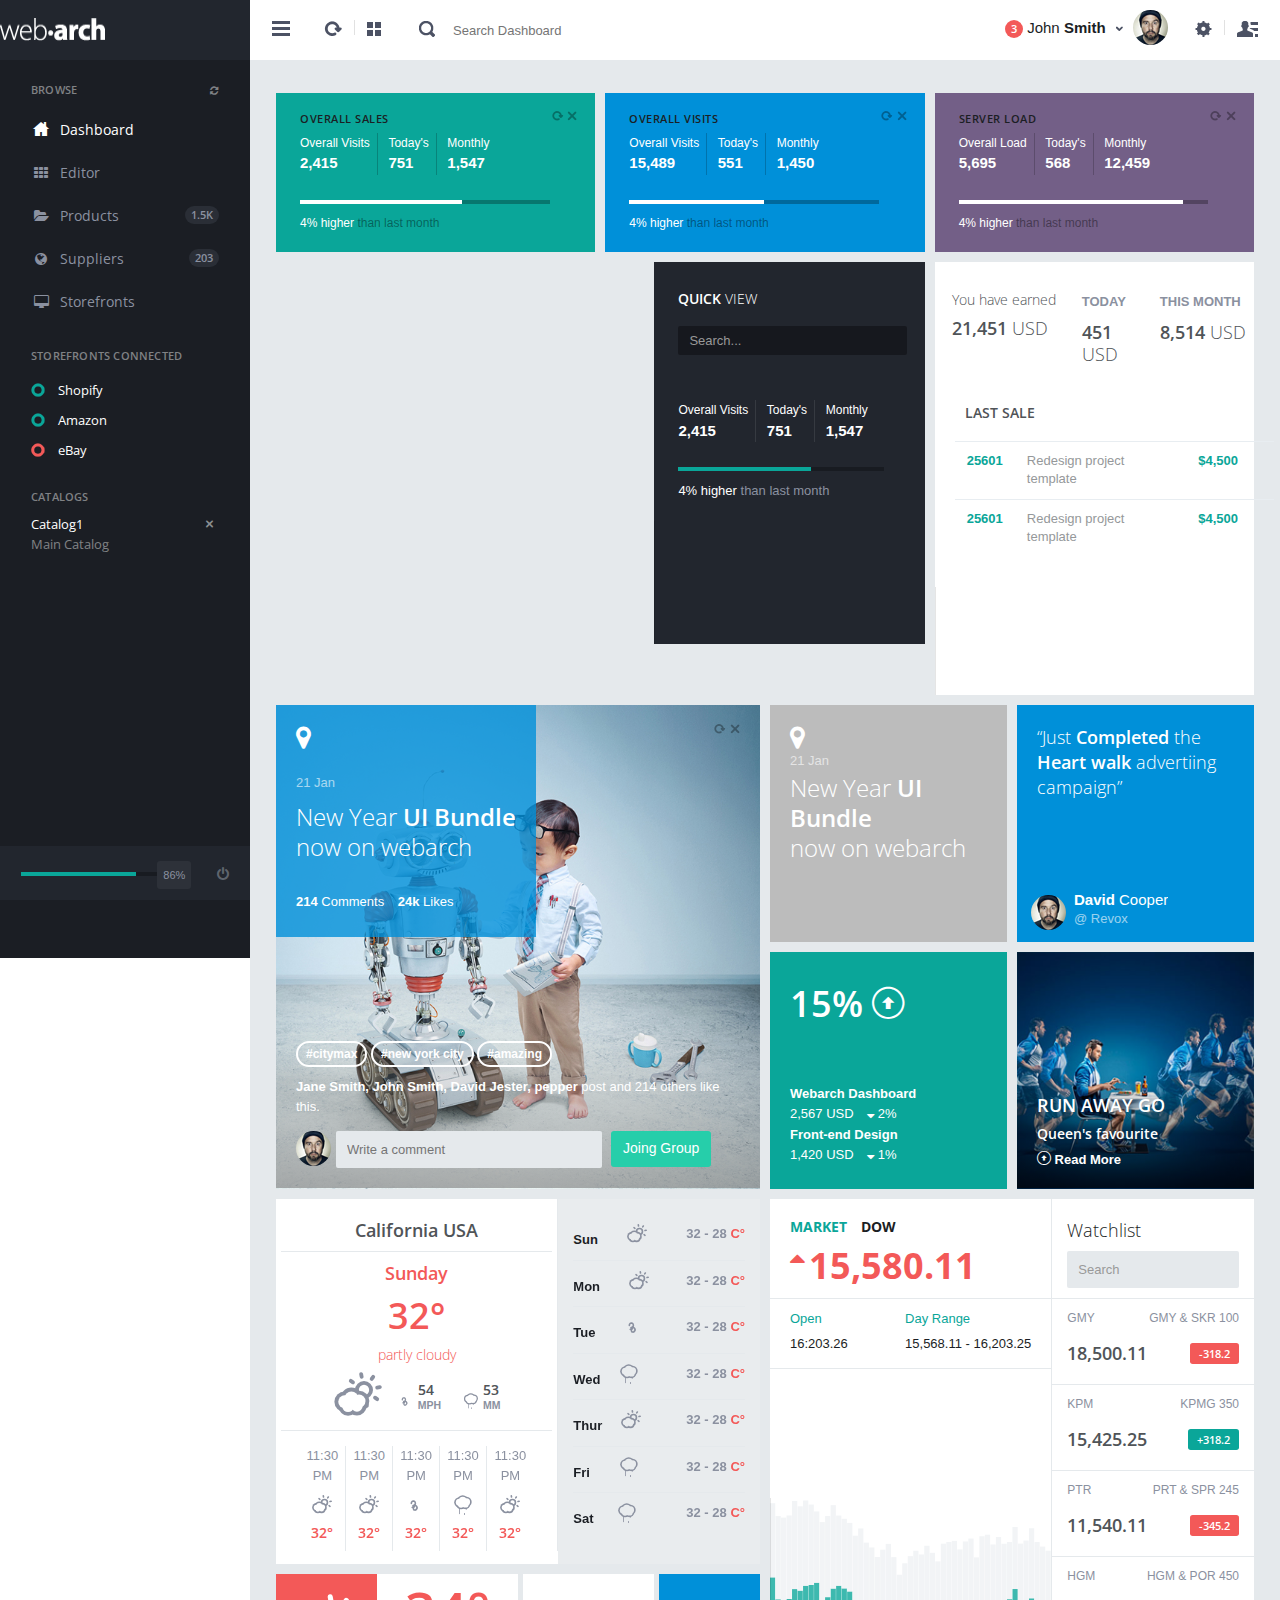
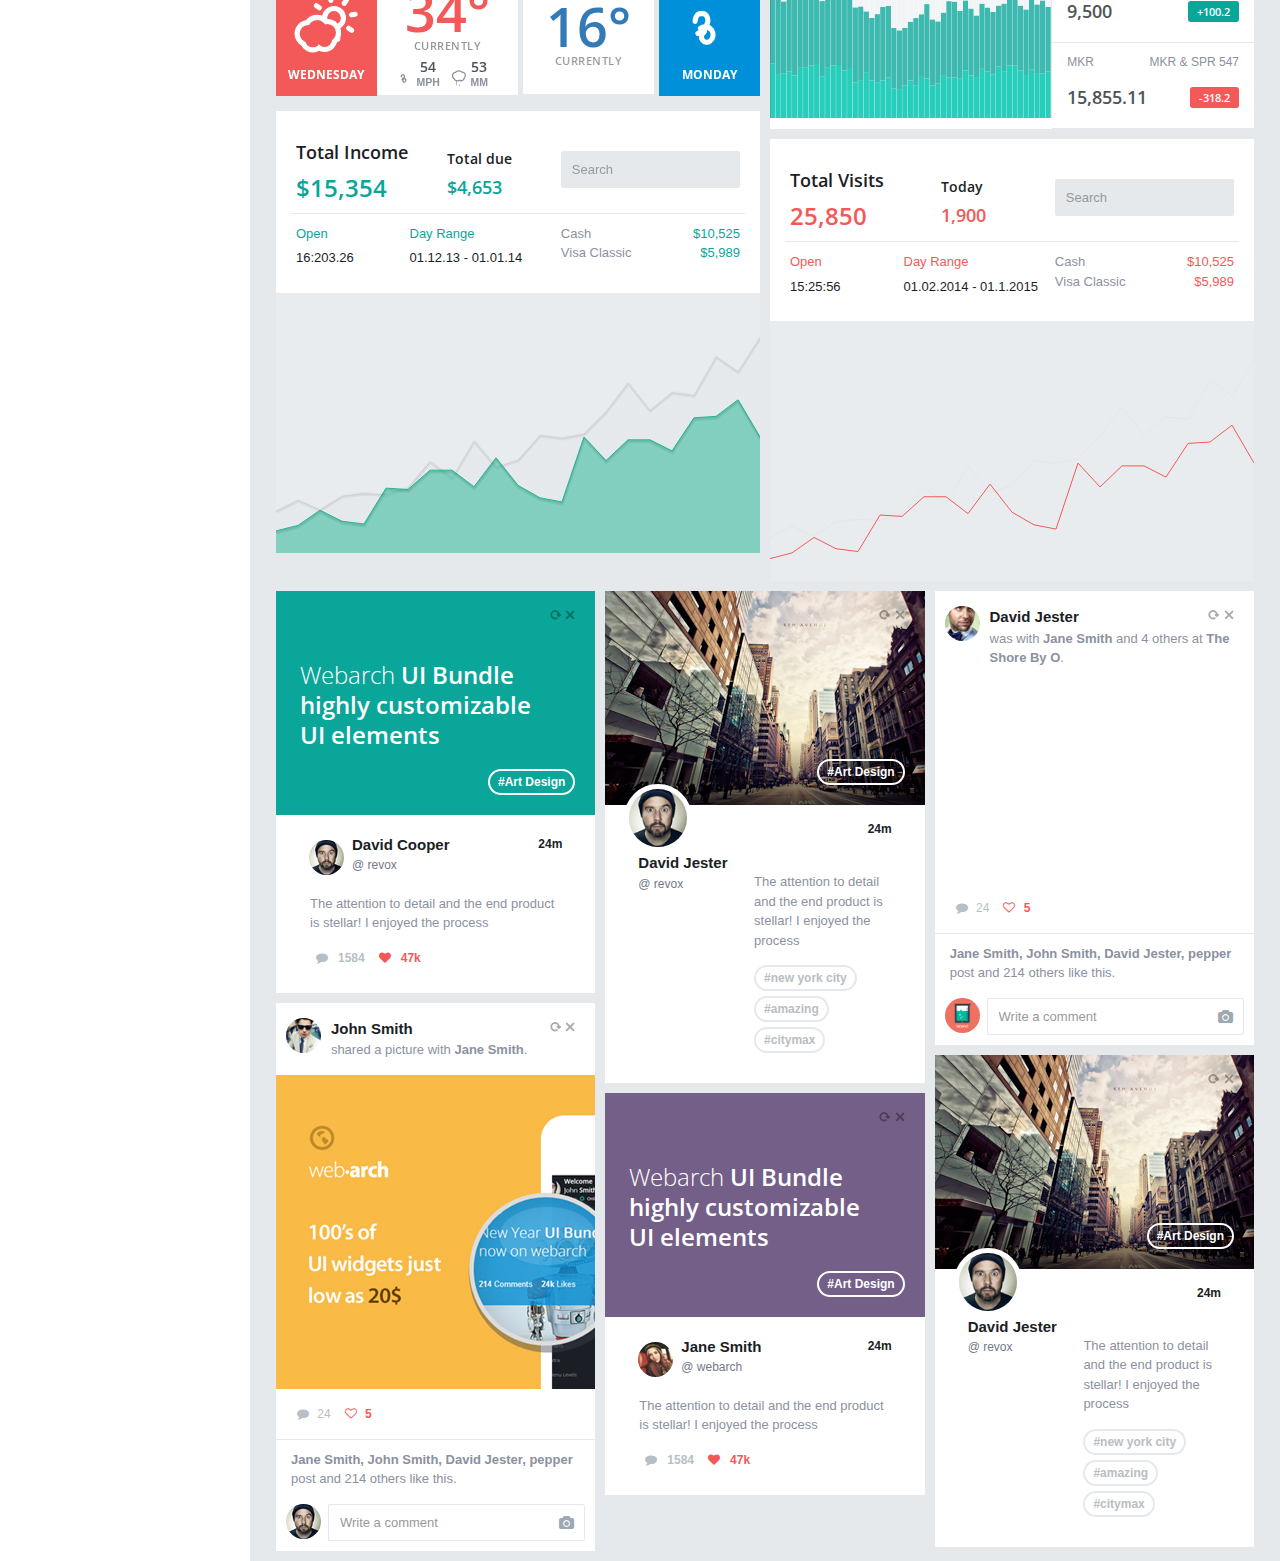
<file: index.html>
<!DOCTYPE html>
<html>
<head>
<meta http-equiv="content-type" content="text/html;charset=UTF-8" />
<meta charset="utf-8" />
<title>Webarch - This ain't a title </title>
<meta name="viewport" content="width=device-width, initial-scale=1.0, maximum-scale=1.0, user-scalable=no" />
<meta content="" name="description" />
<meta content="" name="author" />
    
<link href="assets/plugins/jquery-metrojs/MetroJs.min.css" rel="stylesheet" type="text/css" />
<link rel="stylesheet" type="text/css" href="assets/plugins/shape-hover/css/demo.css" />
<link rel="stylesheet" type="text/css" href="assets/plugins/shape-hover/css/component.css" />
<link rel="stylesheet" type="text/css" href="assets/plugins/owl-carousel/owl.carousel.css" />
<link rel="stylesheet" type="text/css" href="assets/plugins/owl-carousel/owl.theme.css" />
<link href="assets/plugins/pace/pace-theme-flash.css" rel="stylesheet" type="text/css" media="screen"/>
<link href="assets/plugins/jquery-slider/css/jquery.sidr.light.css" rel="stylesheet" type="text/css" media="screen"/>
<link rel="stylesheet" href="assets/plugins/jquery-ricksaw-chart/css/rickshaw.css" type="text/css" media="screen" >
<link rel="stylesheet" href="assets/plugins/Mapplic/mapplic/mapplic.css" type="text/css" media="screen" >







<!-- BEGIN PLUGIN CSS -->
<link href="assets/plugins/pace/pace-theme-flash.css" rel="stylesheet" type="text/css" media="screen"/>
<link href="assets/plugins/bootstrapv3/css/bootstrap.min.css" rel="stylesheet" type="text/css"/>
<link href="assets/plugins/bootstrapv3/css/bootstrap-theme.min.css" rel="stylesheet" type="text/css"/>
<link href="assets/plugins/font-awesome/css/font-awesome.css" rel="stylesheet" type="text/css"/>
<link href="assets/plugins/animate.min.css" rel="stylesheet" type="text/css"/>
<link href="assets/plugins/jquery-scrollbar/jquery.scrollbar.css" rel="stylesheet" type="text/css"/>
<!-- END PLUGIN CSS -->
<!-- BEGIN CORE CSS FRAMEWORK -->
<link href="webarch/css/webarch.css" rel="stylesheet" type="text/css"/>
<!-- END CORE CSS FRAMEWORK -->
</head>
<!-- END HEAD -->
<!-- BEGIN BODY -->
<body class="">
<!-- BEGIN HEADER -->
<div class="header navbar navbar-inverse "> 
  <!-- BEGIN TOP NAVIGATION BAR -->
  <div class="navbar-inner">
	<div class="header-seperation"> 
		<ul class="nav pull-left notifcation-center visible-xs visible-sm">	
		 <li class="dropdown"> 
		 	<a href="#main-menu" data-webarch="toggle-left-side"> 
		 		<div class="iconset top-menu-toggle-white"></div> 
		 	</a> 
		 </li>		 
		</ul>
      <!-- BEGIN LOGO -->	
      <a href="index.html">
      	
		  <img src="assets/img/logo.png" class="logo" alt=""  data-src="assets/img/logo.png" data-src-retina="assets/img/logo2x.png" width="106" height="21"/>
		
      </a>
      <!-- END LOGO --> 
      </div>
      <!-- END RESPONSIVE MENU TOGGLER --> 
      <div class="header-quick-nav" > 
      <!-- BEGIN TOP NAVIGATION MENU -->
	  <div class="pull-left"> 
        <ul class="nav quick-section">
          <li class="quicklinks"> <a href="#" class="" id="layout-condensed-toggle" >
            <div class="iconset top-menu-toggle-dark"></div>
            </a> </li>
        </ul>
        <ul class="nav quick-section">
          <li class="quicklinks"> <a href="#" class="" >
            <div class="iconset top-reload"></div>
            </a> </li>
          <li class="quicklinks"> <span class="h-seperate"></span></li>
          <li class="quicklinks"> <a href="#" class="" >
            <div class="iconset top-tiles"></div>
            </a> </li>
			<li class="m-r-10 input-prepend inside search-form no-boarder">
				<span class="add-on"> <span class="iconset top-search"></span></span>
				 <input name="" type="text"  class="no-boarder " placeholder="Search Dashboard" style="width:250px;">
			</li>
		  </ul>
	  </div>
	 <!-- END TOP NAVIGATION MENU -->
	 <!-- BEGIN CHAT TOGGLER -->
      <div class="pull-right"> 
		<div class="chat-toggler">	
				<a href="#" class="dropdown-toggle" id="my-task-list" data-placement="bottom"  data-content='' data-toggle="dropdown" data-original-title="Notifications">
					<div class="user-details"> 
						<div class="username">
							<span class="badge badge-important">3</span> 
							John <span class="bold">Smith</span>									
						</div>						
					</div> 
					<div class="iconset top-down-arrow"></div>
				</a>	
				<div id="notification-list" style="display:none">
					<div style="width:300px">
						  <div class="notification-messages info">
									<div class="user-profile">
										<img src="assets/img/profiles/d.jpg"  alt="" data-src="assets/img/profiles/d.jpg" data-src-retina="assets/img/profiles/d2x.jpg" width="35" height="35">
									</div>
									<div class="message-wrapper">
										<div class="heading">
											David Nester - Commented on your wall
										</div>
										<div class="description">
											Meeting postponed to tomorrow
										</div>
										<div class="date pull-left">
										A min ago
										</div>										
									</div>
									<div class="clearfix"></div>									
								</div>	
							<div class="notification-messages danger">
								<div class="iconholder">
									<i class="icon-warning-sign"></i>
								</div>
								<div class="message-wrapper">
									<div class="heading">
										Server load limited
									</div>
									<div class="description">
										Database server has reached its daily capicity
									</div>
									<div class="date pull-left">
									2 mins ago
									</div>
								</div>
								<div class="clearfix"></div>
							</div>	
							<div class="notification-messages success">
								<div class="user-profile">
									<img src="assets/img/profiles/h.jpg"  alt="" data-src="assets/img/profiles/h.jpg" data-src-retina="assets/img/profiles/h2x.jpg" width="35" height="35">
								</div>
								<div class="message-wrapper">
									<div class="heading">
										You haveve got 150 messages
									</div>
									<div class="description">
										150 newly unread messages in your inbox
									</div>
									<div class="date pull-left">
									An hour ago
									</div>									
								</div>
								<div class="clearfix"></div>
							</div>							
						</div>				
				</div>
				<div class="profile-pic"> 
					<img src="assets/img/profiles/avatar_small.jpg"  alt="" data-src="assets/img/profiles/avatar_small.jpg" data-src-retina="assets/img/profiles/avatar_small2x.jpg" width="35" height="35" /> 
				</div>       			
			</div>
		 <ul class="nav quick-section ">
			<li class="quicklinks"> 
				<a data-toggle="dropdown" class="dropdown-toggle  pull-right " href="#" id="user-options">
					<div class="iconset top-settings-dark "></div> 	
				</a>
				<ul class="dropdown-menu  pull-right" role="menu" aria-labelledby="user-options">
                  <li>
                  	<a href="user-profile.html"> My Account</a>
                  </li>
                  <li>
                  	<a href="calender.html">My Calendar</a>
                  </li>
                  <li>
                  	<a href="email.html"> My Inbox&nbsp;&nbsp;
                  		<span class="badge badge-important animated bounceIn">2</span>
                  	</a>
                  </li>
                  <li class="divider"></li>                
                  <li>
                  	<a href="login.html"><i class="fa fa-power-off"></i>&nbsp;&nbsp;Log Out</a>
                  </li>
               </ul>
			</li> 
			<li class="quicklinks"> <span class="h-seperate"></span></li> 
			<li class="quicklinks"> 	
				<a href="#" class="chat-menu-toggle" data-webarch="toggle-right-side"><div class="iconset top-chat-dark "><span class="badge badge-important hide">1</span></div>
				</a> 
				<div class="simple-chat-popup chat-menu-toggle hide" >
					<div class="simple-chat-popup-arrow"></div><div class="simple-chat-popup-inner">
						 <div style="width:100px">
						 <div class="semi-bold">David Nester</div>
						 <div class="message">Hey you there </div>
						</div>
					</div>
				</div>
			</li> 
		</ul>
      </div>
	   <!-- END CHAT TOGGLER -->
      </div> 
      <!-- END TOP NAVIGATION MENU --> 
   
  </div>
  <!-- END TOP NAVIGATION BAR --> 
</div>
<!-- END HEADER -->
<!-- BEGIN CONTAINER -->
<div class="page-container row-fluid">
  <!-- BEGIN SIDEBAR -->
    <div class="page-sidebar " id="main-menu">
    <!-- BEGIN MINI-PROFILE -->
    <div class="page-sidebar-wrapper scrollbar-dynamic" id="main-menu-wrapper">
      
      <!-- END MINI-PROFILE -->
      <!-- BEGIN SIDEBAR MENU -->
      <p class="menu-title">BROWSE <span class="pull-right"><a href="javascript:;"><i class="fa fa-refresh"></i></a></span></p>
      <ul>
        <li class="start  open active "> <a href="index.html"> <i class="icon-custom-home"></i> <span class="title">Dashboard</span> <span class="selected"></span> </a>
		    </li>
        <li > <a href="widgets.html"> <i class="fa fa-th"></i> <span class="title">Editor</span></a> </li>
        <li > 
          <a href="email.html"> <i class="fa fa-folder-open"></i> <span class="title">Products</span> <span class=" badge badge-disable pull-right ">1.5K</span>
          </a> 
        </li>
        <li > <a href="javascript:;"> <i class="fa fa fa-globe"></i> <span class="title">Suppliers</span> <span class=" badge badge-disable pull-right ">203</span></a>
            <ul class="sub-menu">
              <li > <a href="theme_coporate.html">Coporate </a> </li>
              <li > <a href="theme_simple.html">Simple</a> </li>
              <li > <a href="theme_elegant.html">Elegant</a> </li>
            </ul>
        </li>    
        <li > <a href="javascript:;"> <i class="fa fa-desktop"></i> <span class="title">Storefronts</span></span> </a>
        </li>             
        <li class="hidden-lg hidden-md hidden-xs" id="more-widgets" > <a href="javascript:;"> <i class="fa fa-plus"></i></a>
          <ul class="sub-menu">
            <li class="side-bar-widgets">
              <p class="menu-title">STOREFRONTS <span class="pull-right"><a href="#" class="create-folder"><i class="icon-plus"></i></a></span></p>
              <ul class="folders" >
                <li><a href="#">
                  <div class="status-icon green"></div>
                  Shopify </a> </li>
                <li><a href="#">
                  <div class="status-icon red"></div>
                  Amazon </a> </li>
                <li><a href="#">
              </ul>
              <p class="menu-title">PROJECTS </p>
              <div class="status-widget">
                <div class="status-widget-wrapper">
                  <div class="title">Freelancer<a href="#" class="remove-widget"><i class="icon-custom-cross"></i></a></div>
                  <p>Redesign home page</p>
                </div>
              </div>
              <div class="status-widget">
                <div class="status-widget-wrapper">
                  <div class="title">envato<a href="#" class="remove-widget"><i class="icon-custom-cross"></i></a></div>
                  <p>Statistical report</p>
                </div>
              </div>
            </li>
          </ul>
        </li>
      </ul>
      <div class="side-bar-widgets">
        <p class="menu-title">STOREFRONTS CONNECTED <span class="pull-right"><a href="#" class="create-folder"></a></span></p>
        <ul class="folders" >
          <li><a href="#">
            <div class="status-icon green"></div>
            Shopify </a> </li>
          <li><a href="#">
            <div class="status-icon green"></div>
            Amazon </a> </li>
          <li><a href="#">
            <div class="status-icon red"></div>
            eBay </a> </li>
          <li class="folder-input" style="display:none">
            <input type="text" placeholder="Name of folder" class="no-boarder folder-name" name="" >
          </li>
        </ul>
        <p class="menu-title">Catalogs </p>
        <div class="status-widget">
          <div class="status-widget-wrapper">
            <div class="title">Catalog1<a href="#" class="remove-widget"><i class="icon-custom-cross"></i></a></div>
            <p>Main Catalog</p>
          </div>
        </div>
      </div>
      <div class="clearfix"></div>
      <!-- END SIDEBAR MENU -->
    </div>
  </div>
  <a href="#" class="scrollup">Scroll</a>
  <div class="footer-widget">
    <div class="progress transparent progress-small no-radius no-margin">
      <div class="progress-bar progress-bar-success animate-progress-bar" data-percentage="79%" style="width: 79%;"></div>
    </div>
    <div class="pull-right">
      <div class="details-status"> <span class="animate-number" data-value="86" data-animation-duration="560">86</span>% </div>
      <a href="lockscreen.html"><i class="fa fa-power-off"></i></a></div>
  </div>
  <!-- END SIDEBAR -->
  <!-- BEGIN PAGE CONTAINER-->
  <div class="page-content">
    <!-- BEGIN SAMPLE PORTLET CONFIGURATION MODAL FORM-->
    <div id="portlet-config" class="modal hide">
      <div class="modal-header">
        <button data-dismiss="modal" class="close" type="button"></button>
        <h3>Widget Settings</h3>
      </div>
      <div class="modal-body"> Widget settings form goes here </div>
    </div>
    <div class="clearfix"></div>
    <div class="content sm-gutter">
      <div class="page-title">
      </div>
	   <!-- BEGIN DASHBOARD TILES -->
	  <div class="row">	 
		<div class="col-md-4 col-vlg-3 col-sm-6">
			<div class="tiles green m-b-10">
              <div class="tiles-body">
			  <div class="controller"> <a href="javascript:;" class="reload"></a> <a href="javascript:;" class="remove"></a> </div>
                <div class="tiles-title text-black">OVERALL SALES </div>
			         <div class="widget-stats">
                      <div class="wrapper transparent"> 
						<span class="item-title">Overall Visits</span> <span class="item-count animate-number semi-bold" data-value="2415" data-animation-duration="700">0</span>
					  </div>
                    </div>
                    <div class="widget-stats">
                      <div class="wrapper transparent">
						<span class="item-title">Today's</span> <span class="item-count animate-number semi-bold" data-value="751" data-animation-duration="700">0</span> 
					  </div>
                    </div>
                    <div class="widget-stats ">
                      <div class="wrapper last"> 
						<span class="item-title">Monthly</span> <span class="item-count animate-number semi-bold" data-value="1547" data-animation-duration="700">0</span> 
					 </div>
                    </div>
                    <div class="progress transparent progress-small no-radius m-t-20" style="width:90%">
                      <div class="progress-bar progress-bar-white animate-progress-bar" data-percentage="64.8%" ></div>
                    </div>
                    <div class="description"> <span class="text-white mini-description ">4% higher <span class="blend">than last month</span></span></div>
			  </div>			
			</div>	
	

		</div>
		<div class="col-md-4 col-vlg-3 col-sm-6">
			<div class="tiles blue m-b-10">
              <div class="tiles-body">
			  <div class="controller"> <a href="javascript:;" class="reload"></a> <a href="javascript:;" class="remove"></a> </div>
                <div class="tiles-title text-black">OVERALL VISITS </div>
			         <div class="widget-stats">
                      <div class="wrapper transparent"> 
						<span class="item-title">Overall Visits</span> <span class="item-count animate-number semi-bold" data-value="15489" data-     animation-duration="700">0</span>
					  </div>
                    </div>
                    <div class="widget-stats">
                      <div class="wrapper transparent">
						<span class="item-title">Today's</span> <span class="item-count animate-number semi-bold" data-value="551" data-animation-duration="700">0</span> 
					  </div>
                    </div>
                    <div class="widget-stats ">
                      <div class="wrapper last"> 
						<span class="item-title">Monthly</span> <span class="item-count animate-number semi-bold" data-value="1450" data-animation-duration="700">0</span> 
					 </div>
                    </div>
                    <div class="progress transparent progress-small no-radius m-t-20" style="width:90%">
                      <div class="progress-bar progress-bar-white animate-progress-bar" data-percentage="54%" ></div>
                    </div>
                    <div class="description"> <span class="text-white mini-description ">4% higher <span class="blend">than last month</span></span></div>
			  </div>			
			</div>	
		</div>
		<div class="col-md-4 col-vlg-3 col-sm-6">
			<div class="tiles purple m-b-10">
              <div class="tiles-body">
			  <div class="controller"> <a href="javascript:;" class="reload"></a> <a href="javascript:;" class="remove"></a> </div>
                <div class="tiles-title text-black">SERVER LOAD </div>
			         <div class="widget-stats">
                      <div class="wrapper transparent"> 
						<span class="item-title">Overall Load</span> <span class="item-count animate-number semi-bold" data-value="5695" data-animation-duration="700">0</span>
					  </div>
                    </div>
                    <div class="widget-stats">
                      <div class="wrapper transparent">
						<span class="item-title">Today's</span> <span class="item-count animate-number semi-bold" data-value="568" data-animation-duration="700">0</span> 
					  </div>
                    </div>
                    <div class="widget-stats ">
                      <div class="wrapper last"> 
						<span class="item-title">Monthly</span> <span class="item-count animate-number semi-bold" data-value="12459" data-animation-duration="700">0</span> 
					 </div>
                    </div>
                    <div class="progress transparent progress-small no-radius m-t-20" style="width:90%">
                      <div class="progress-bar progress-bar-white animate-progress-bar" data-percentage="90%" ></div>
                    </div>
                    <div class="description"> <span class="text-white mini-description ">4% higher <span class="blend">than last month</span></span></div>
			  </div>			
			</div>	
		</div>	
		<div class="col-md-4 col-vlg-3 visible-xlg visible-sm col-sm-6">
			<div class="tiles red m-b-10">
              <div class="tiles-body">
			  <div class="controller"> <a href="javascript:;" class="reload"></a> <a href="javascript:;" class="remove"></a> </div>
                <div class="tiles-title text-black">OVERALL SALES </div>
			         <div class="widget-stats">
                      <div class="wrapper transparent"> 
						<span class="item-title">Overall Sales</span> <span class="item-count animate-number semi-bold" data-value="5669" data-animation-duration="700">0</span>
					  </div>
                    </div>
                    <div class="widget-stats">
                      <div class="wrapper transparent">
						<span class="item-title">Today's</span> <span class="item-count animate-number semi-bold" data-value="751" data-animation-duration="700">0</span> 
					  </div>
                    </div>
                    <div class="widget-stats ">
                      <div class="wrapper last"> 
						<span class="item-title">Monthly</span> <span class="item-count animate-number semi-bold" data-value="1547" data-animation-duration="700">0</span> 
					 </div>
                    </div>
                    <div class="progress transparent progress-small no-radius m-t-20" style="width:90%">
                      <div class="progress-bar progress-bar-white animate-progress-bar" data-percentage="64.8%" ></div>
                    </div>
                    <div class="description"> <span class="text-white mini-description ">4% higher <span class="blend">than last month</span></span></div>
			  </div>			
			</div>	
		</div>		
	 </div>
	  <!-- END DASHBOARD TILES -->
      <div class="row" >
		<!-- BEGIN WORLD MAP WIDGET - MAP -->
        <div class="col-md-8 col-vlg-8 m-b-10">
          <div class="row" >
            <div class="col-md-12" data-sync-height="true">
            <div class="col-md-7 col-vlg-8 col-sm-8 no-padding -height" >
              <div class="tiles green" id="mapplic_demo">
              </div>
              <div class="clearfix"></div>
            </div>
            <div class="col-md-5 col-vlg-4 col-sm-4 no-padding" >
              <div class="tiles black" >
                <div class="tiles-body">
                  <h5 class="text-white"><span class="semi-bold">QUICK</span> VIEW</h5>
                  <input type="text" placeholder="Search..." class="form-control input-sm m-t-20">
                  <div class="m-t-40">
                    <div class="widget-stats">
                      <div class="wrapper"> <span class="item-title">Overall Visits</span> <span class="item-count animate-number semi-bold" data-value="2415" data-animation-duration="700">0</span> </div>
                    </div>
                    <div class="widget-stats">
                      <div class="wrapper"> <span class="item-title">Today's</span> <span class="item-count animate-number semi-bold" data-value="751" data-animation-duration="700">0</span> </div>
                    </div>
                    <div class="widget-stats hidden-sm">
                      <div class="wrapper last"> <span class="item-title">Monthly</span> <span class="item-count animate-number semi-bold" data-value="1547" data-animation-duration="700">0</span> </div>
                    </div>
                    <div class="progress transparent progress-small no-radius m-t-20" style="width:90%">
                      <div class="progress-bar progress-bar-success animate-progress-bar" data-percentage="64.8%" ></div>
                    </div>
                    <div class="description"> <span class="text-white mini-description ">4% higher <span class="blend">than last month</span></span></div>
                  </div>
                </div>
                <div id="chart" style="height:123px"> </div>
              </div>
            </div>
            </div>
          </div>
        </div>
        <!-- END WORLD MAP WIDGET - CRAFT MAP -->
		
		<!-- BEGIN REALTIME SALES GRAPH -->
		<div class="col-md-4 col-vlg-4 m-b-10 ">
			<div class="tiles white">
			  <div class="row">
				<div class="sales-graph-heading">
				<div class="col-md-5 col-sm-5">
				  <h5 class="no-margin">You have earned</h5>
				  <h4><span class="item-count animate-number semi-bold" data-value="21451" data-animation-duration="700">0</span> USD</h4>
				</div>
				<div class="col-md-3 col-sm-3">
				  <p class="semi-bold">TODAY</p>
				  <h4><span class="item-count animate-number semi-bold" data-value="451" data-animation-duration="700">0</span> USD</h4>
				</div>
				<div class="col-md-4 col-sm-3">
				  <p class="semi-bold">THIS MONTH</p>
				  <h4><span class="item-count animate-number semi-bold" data-value="8514" data-animation-duration="700">0</span> USD</h4>
				</div>
				<div class="clearfix"></div>
			  </div>
			  </div>
			  <h5 class="semi-bold m-t-30 m-l-30">LAST SALE</h5>
			  <table class="table no-more-tables m-t-20 m-l-20 m-b-30">
				<thead style="display:none">
				  <tr>
					<th style="width:9%">Project Name</th>
					<th style="width:22%">Description</th>
					<th style="width:6%">Price</th>
					<th style="width:1%"> </th>
				  </tr>
				</thead>
				<tbody>
				  <tr>
					<td class="v-align-middle bold text-success">25601</td>
					<td class="v-align-middle"><span class="muted">Redesign project template</span> </td>
					<td><span class="muted bold text-success">$4,500</span> </td>
					<td class="v-align-middle"></td>
				  </tr>
				  <tr>
					<td class="v-align-middle bold text-success">25601</td>
					<td class="v-align-middle"><span class="muted">Redesign project template</span> </td>
					<td><span class="muted bold text-success">$4,500</span> </td>
					<td class="v-align-middle"></td>
				  </tr>
				</tbody>
			  </table>
			  <div id="sales-graph"> </div>
			</div>
        </div>
		<!-- END REALTIME SALES GRAPH -->
	  </div>
     
      <div class="row" >
	    <!-- BEGIN BLOG POST BIG IMAGE WIDGET -->
        <div class="col-md-6 col-vlg-4 col-sm-12 ">			
          <div class="tiles overflow-hidden full-height tiles-overlay-hover m-b-10 widget-item">
		   <div class="controller overlay right"> <a href="javascript:;" class="reload"></a> <a href="javascript:;" class="remove"></a> </div>
            <div class="overlayer tiles-overlay auto blue">
              <div class="overlayer-wrapper  p-t-20 p-l-20 p-r-20 p-b-20"> <i class="fa fa-map-marker fa-2x"></i>
                <p class="p-t-20 text-white-opacity">21 Jan</p>
                <h3 class="text-white">New Year <span class="semi-bold">UI Bundle <br>
                  </span> now on webarch</h3>
                <p class="p-t-20"><span class="bold">214</span> Comments <span class="m-l-10 bold">24k</span> Likes</p>
              </div>
            </div>
            <div class="overlayer bottom-left fullwidth">
              <div class="overlayer-wrapper">
                <div class="tiles gradient-grey p-l-20 p-r-20 p-b-20 p-t-20"> <a href="#" class="hashtags transparent"> #citymax </a> <a href="#" class="hashtags transparent"> #new york city </a> <a href="#" class="hashtags transparent"> #amazing </a>
                  <p class="p-t-10 p-b-10 "><span class="bold">Jane Smith, John Smith, David Jester, pepper</span> post and 214 others like this.</p>
				  
				  <div class="profile-img-wrapper inline m-r-5">
					<img src="assets/img/profiles/avatar_small.jpg" alt="" data-src="assets/img/profiles/avatar_small.jpg" data-src-retina="assets/img/profiles/avatar_small2x.jpg" width="35" height="35"> 
				  </div>
        
                  <input type="text" class="dark m-r-5" id="txtinput1" placeholder="Write a comment" style="width:60%">
                  <button type="button" class="btn btn-primary">Joing Group</button>
                </div>
              </div>
            </div>
            <img src="assets/img/others/9.jpg" data-src="assets/img/others/9.jpg" data-src-retina="assets/img/others/rob.jpg" alt="" class="image-responsive-width hover-effect-img"> 
			</div>
        </div>
		<!-- END BLOG POST BIG IMAGE WIDGET -->
       <!-- BEGIN ANIMATED TILES -->
	   <div class="col-md-6 col-vlg-4 col-sm-12">
          <div class="row " >			
            <div class="col-md-6 col-sm-6 m-b-10"  data-aspect-ratio="true">
              <div class="live-tile slide ha " data-speed="750" data-delay="3000" data-mode="carousel">
                <div class="slide-front ha tiles adjust-text">
                  <div class="p-t-20 p-l-20 p-r-20 p-b-20"> <i class="fa fa-map-marker fa-2x"></i>
                    <p class="text-white-opacity p-t-10">21 Jan</p>
                    <h3 class="text-white no-margin">New Year <span class="semi-bold">UI Bundle <br>
                      </span> now on webarch</h3>
                  </div>
                </div>
                <div class="slide-back ha tiles adjust-text">
                  <div class="p-t-20 p-l-20 p-r-20 p-b-20"> <i class="fa fa-map-marker fa-2x"></i>
                    <p class="text-white-opacity p-t-10">21 Jan</p>
                    <h3 class="text-white no-margin">New Year <span class="semi-bold">UI Bundle <br>
                      </span> now on webarch</h3>
                  </div>
                </div>
              </div>
            </div>
           <!-- END ANIMATED TILE -->
		   <!-- BEGIN ANIMATED TILE -->
		   <div class="col-md-6 col-sm-6 m-b-10" data-aspect-ratio="true">
              <div class="live-tile slide ha " data-speed="750" data-delay="4000" data-mode="carousel">
                <div class="slide-front ha tiles blue ">
                  <div class="p-t-20 p-l-20 p-r-20 p-b-20">
                    <h4 class="text-white no-margin custom-line-height">“Just <span class="semi-bold">Completed</span> the <span class="semi-bold">Heart walk</span> advertiing 
                      campaign”</h4>
                  </div>
                  <div class="overlayer bottom-left fullwidth">
                    <div class="overlayer-wrapper">
                      <div class="user-comment-wrapper">
                        <div class="profile-wrapper"> <img src="assets/img/profiles/avatar_small.jpg" alt="" data-src="assets/img/profiles/avatar_small.jpg" data-src-retina="assets/img/profiles/avatar_small2x.jpg" width="35" height="35"> </div>
                        <div class="comment">
                          <div class="user-name text-white "><span class="bold"> David</span> Cooper </div>
                          <p class="text-white-opacity">@ Revox</p>
                        </div>
                        <div class="clearfix"></div>
                      </div>
                    </div>
                  </div>
                </div>
                <div class="slide-back ha tiles blue">
                  <div class="user-comment-wrapper m-t-20">
                    <div class="profile-wrapper"> <img src="assets/img/profiles/d.jpg" alt="" data-src="assets/img/profiles/d.jpg" data-src-retina="assets/img/profiles/d2x.jpg" width="35" height="35"> </div>
                    <div class="comment">
                      <div class="user-name text-white "><span class="bold"> Jane</span> Smith </div>
                      <p class="text-white-opacity">@ Revox</p>
                    </div>
                    <div class="clearfix"></div>
                  </div>
                  <div class="overlayer bottom-left fullwidth">
                    <div class="overlayer-wrapper">
                      <div class="p-t-20 p-l-20 p-r-20 p-b-20">
                        <h4 class="text-white no-margin custom-line-height">“Just <span class="semi-bold">Completed</span> the <span class="semi-bold">Heart walk</span> adverting 
                          campaign”</h4>
                      </div>
                    </div>
                  </div>
                </div>
              </div>
            </div>
		   <!-- END ANIMATED TILE --> 
		  </div>
          <div class="row">
		    <div class="col-md-6  col-sm-6 m-b-10" data-aspect-ratio="true">
              <div class="live-tile slide ha" data-speed="750" data-delay="4500" data-mode="carousel">
                <div class="slide-front ha tiles green p-t-20 p-l-20 p-r-20 p-b-20">
                  <h1 class="semi-bold text-white">15% <i class="icon-custom-up icon-custom-2x"></i></h1>
                  <div class="overlayer bottom-left fullwidth">
                    <div class="overlayer-wrapper">
                      <div class="p-t-20 p-l-20 p-r-20 p-b-20">
                        <p class="bold">Webarch Dashboard</p>
                        <p >2,567 USD <span class="m-l-10"><i class="fa fa-sort-desc"></i> 2%</span></p>
                        <p class="bold p-t-15">Front-end Design</p>
                        <p >1,420 USD <span class="m-l-10"><i class="fa fa-sort-desc"></i> 1%</span></p>
                      </div>
                    </div>
                  </div>
                </div>
                <div class="slide-back ha tiles green">
                  <div class="p-t-20 p-l-20 p-r-20 p-b-20">
                    <h5 class="text-white semi-bold no-margin p-b-5">Today Sale's</h5>
                    <h3 class="text-white no-margin">450 <span class="semi-bold">USD</span></h3>
                    Last Sale 23.45 USD
                  
                  </div>
                  <div class="overlayer bottom-left fullwidth">
                    <div class="overlayer-wrapper">
                      <div id="sales-sparkline"></div>
                    </div>
                  </div>
                </div>
              </div>
            </div>
     	  
		  <!-- BEGIN ANIMATED TILE -->
          <div class="col-md-6  col-sm-6 m-b-10"  data-aspect-ratio="true">
            <div class="live-tile slide ha " data-speed="750" data-delay="6000" data-mode="carousel"  >
              <div class="slide-front ha tiles green ">
                <div class="overlayer bottom-left fullwidth">
                  <div class="overlayer-wrapper">
                    <div class="tiles gradient-black p-l-20 p-r-20 p-b-20 p-t-20">
                      <h4 class="text-white semi-bold no-margin">RUN AWAY GO </h4>
                      <h5 class="text-white semi-bold ">Queen's favourite</h5>
                      <p class="text-white semi-bold no-margin"><i class="icon-custom-up "></i> Read More</p>
                    </div>
                  </div>
                </div>
                <img src="assets/img/others/11.png" alt="" class="image-responsive-width xs-image-responsive-width"> </div>
              <div class="slide-back ha tiles green">
                    <div class="overlayer bottom-left fullwidth">
                    <div class="overlayer-wrapper">
                      <div class="tiles gradient-black p-l-20 p-r-20 p-b-20 p-t-20">
                        <h5 class="text-white semi-bold ">King's favourite</h5>
                        <p class="text-white semi-bold no-margin"><i class="icon-custom-up "></i> Read More</p>
                      </div>
                    </div>
                  </div>
                  <img src="assets/img/others/cover.jpg" alt="" class="image-responsive-width xs-image-responsive-width">
              </div>
            </div>
          </div>
          <!-- END ANIMATED TILE -->
		 </div>
       </div>
	  <!-- END ANIMATED TILES -->		
      
	  <!-- START ONLY VISIBLE FOR 1600 AND ABOVE -->	
	  <div class="col-vlg-4 visible-xlg">
		<!-- BEGIN MARKET SALES WIDGET -->
          <div class="row tiles-container" >
            <div class="col-md-12" >
                <div class="tiles white"  data-aspect-ratio="true">
                <div class="col-md-7 b-grey b-r no-padding" style="height:100%">
                  <div class="p-l-20 p-r-20 p-b-10 p-t-10 b-b b-grey">
                    <h5 class="text-success bold inline">MARKET</h5>
                    <h5 class="text-black bold inline m-l-10">DOW</h5>
                    <div class=""> <i class="fa fa-sort-asc fa-2x text-error inline p-b-10" style="vertical-align: super;"></i>
                      <h1 class="text-error bold inline no-margin"> 15,580.11</h1>
                    </div>
                  </div>
                  <div class="p-l-20 p-r-20 p-b-10 p-t-10 b-b b-grey">
                    <div class="pull-left">
                      <p class="text-success">Open</p>
                      <p class="text-black">16:203.26</p>
                    </div>
                    <div class="pull-right">
                      <p class="text-success">Day Range</p>
                      <p class="text-black">15,568.11 - 16,203.25</p>
                    </div>
                    <div class="clearfix"></div>
                  </div>
                  <div class="overlayer bottom-left fullwidth">
                    <div class="overlayer-wrapper">
                      <div class="" id="shares-chart-01" style="width:100%"> </div>
                    </div>
                  </div>
                </div>
                <div class="col-md-5 no-padding full-height">
                  <div class="p-l-15 p-r-15 p-b-10 p-t-10 b-b b-grey">
                    <h4 class="text-black ">Watchlist</h4>
                    <input type="text" class="dark form-control" id="txtinput2" placeholder="Search" >
                  </div>
                  <div class="market-share-widget-innerscroller">
                  <div class="scroller scrollbar-dynamic" data-height="100%" data-always-visible="1">
                    <div class="p-l-15 p-r-15 p-b-10 p-t-10 b-b b-grey">
                      <div class="pull-left">
                        <p class="small-text">GMY</p>
                      </div>
                      <div class="pull-right">
                        <p class="small-text">GMY & SKR 100</p>
                      </div>
                      <div class="clearfix"></div>
                      <div class="pull-left">
                        <h4 class="semi-bold">18,500.11</h4>
                      </div>
                      <div class="pull-right" style="line-height: 27px;"> <span class="label label-important" style="vertical-align: bottom;">-318.2</span> </div>
                      <div class="clearfix"></div>
                    </div>
                    <div class="p-l-15 p-r-15 p-b-10 p-t-10 b-b b-grey">
                      <div class="pull-left">
                        <p class="small-text">KPM</p>
                      </div>
                      <div class="pull-right">
                        <p class="small-text">KPMG 350</p>
                      </div>
                      <div class="clearfix"></div>
                      <div class="pull-left">
                        <h4 class="semi-bold">15,425.25</h4>
                      </div>
                      <div class="pull-right" style="line-height: 27px;"> <span class="label label-success" style="vertical-align: bottom;">+318.2</span> </div>
                      <div class="clearfix"></div>
                    </div>
                    <div class="p-l-15 p-r-15 p-b-10 p-t-10 b-b b-grey">
                      <div class="pull-left">
                        <p class="small-text">PTR</p>
                      </div>
                      <div class="pull-right">
                        <p class="small-text">PRT & SPR 245</p>
                      </div>
                      <div class="clearfix"></div>
                      <div class="pull-left">
                        <h4 class="semi-bold">11,540.11</h4>
                      </div>
                      <div class="pull-right" style="line-height: 27px;"> <span class="label label-important" style="vertical-align: bottom;">-345.2</span> </div>
                      <div class="clearfix"></div>
                    </div>
                    <div class="p-l-15 p-r-15 p-b-10 p-t-10 b-b b-grey">
                      <div class="pull-left">
                        <p class="small-text">HGM</p>
                      </div>
                      <div class="pull-right">
                        <p class="small-text">HGM & POR 450</p>
                      </div>
                      <div class="clearfix"></div>
                      <div class="pull-left">
                        <h4 class="semi-bold">9,500</h4>
                      </div>
                      <div class="pull-right" style="line-height: 27px;"> <span class="label label-success" style="vertical-align: bottom;">+100.2</span> </div>
                      <div class="clearfix"></div>
                    </div>
                    <div class="p-l-15 p-r-15 p-b-10 p-t-10 b-b b-grey">
                      <div class="pull-left">
                        <p class="small-text">MKR</p>
                      </div>
                      <div class="pull-right">
                        <p class="small-text">MKR & SPR 547</p>
                      </div>
                      <div class="clearfix"></div>
                      <div class="pull-left">
                        <h4 class="semi-bold">15,855.11</h4>
                      </div>
                      <div class="pull-right" style="line-height: 27px;"> <span class="label label-important" style="vertical-align: bottom;">-318.2</span> </div>
                      <div class="clearfix"></div>
                    </div>
                  </div>
                  </div>
                </div>
            </div>          
          </div>          
        </div>
        <!-- END MARKET SALES WIDGET -->
        </div>
      <!-- END ONLY VISIBLE FOR 1600 AND ABOVE -->	
	  </div>
      <div class="row">
        <div class="col-md-6 col-vlg-4">
          <!-- BEGIN WEATHER DETAIL VIEW WIDGET -->
		  <div class="row">
            <div class="col-md-12">
            <div class="tiles white m-b-10 clearfix">
                <div class="col-md-7  col-sm-7 b-grey b-r ">
                  <h4 class="semi-bold text-center b-grey b-b no-margin p-t-20 p-b-10">California USA</h4>
                  <div class="b-grey b-b">
                    <h4 class="semi-bold text-center text-error">Sunday</h4>
                    <h1 class="semi-bold text-center text-error">
                    32&deg;
                    </h1>
                    <h5 class="text-center text-error">partly cloudy</h5>
                    <div class="row auto m-t-10 m-b-10" >
                      <div class="col-md-3 col-sm-3 col-xs-3  no-padding col-md-offset-2 col-sm-offset-2 col-xs-offset-2">
                        <canvas id="widget-2-cloudy-big" width="48"  height="48" class="h-align-middle "></canvas>
                      </div>
                      <div class="col-md-5 col-sm-5 col-xs-5 no-padding">
                        <div class="m-t-10">
                          <div class="pull-left m-l-5">
                            <canvas id="white_widget_13" width="16"  height="16" class="inline"></canvas>
                            <div class="inline">
                              <h5 class="semi-bold no-margin ">54</h5>
                              <p class="bold text-extra-small ">MPH</p>
                            </div>
                          </div>
                          <div class="pull-right m-r-10">
                            <canvas id="white_widget_14" width="16"  height="16" class="inline"></canvas>
                            <div class="inline">
                              <h5 class="semi-bold no-margin ">53</h5>
                              <p class="bold text-extra-small ">MM</p>
                            </div>
                          </div>
                        </div>
                      </div>
                    </div>
                  </div>
                  <div class="row auto m-t-15">
                    <div class="col-md-2 col-sm-2 col-xs-2 no-padding col-md-offset-1 col-xs-offset-1 b-grey b-r">
                      <p class="text-center no-margin">11:30</p>
                      <p class="text-center no-margin">PM</p>
                      <canvas id="white_widget_01" width="20" height="20" class="h-align-middle m-t-10"></canvas>
                      <h5 class="semi-bold text-center text-error">32&deg;</h5>
                    </div>
                    <div class="col-md-2 col-sm-2 col-xs-2 no-padding b-grey b-r">
                      <div class="text-center">11:30</div>
                      <div class="text-center">PM</div>
                      <canvas id="white_widget_02" width="20"  height="20" class="h-align-middle m-t-10"></canvas>
                      <h5 class="semi-bold text-center text-error">32&deg;</h5>
                    </div>
                    <div class="col-md-2 col-sm-2 col-xs-2 no-padding b-grey b-r">
                      <div class="text-center">11:30</div>
                      <div class="text-center">PM</div>
                      <canvas id="white_widget_03" width="20"  height="20" class="h-align-middle m-t-10"></canvas>
                      <h5 class="semi-bold text-center text-error">32&deg;</h5>
                    </div>
                    <div class="col-md-2 col-sm-2 col-xs-2 no-padding b-grey b-r">
                      <div class="text-center">11:30</div>
                      <div class="text-center">PM</div>
                      <canvas id="white_widget_04" width="20"  height="20" class="h-align-middle m-t-10"></canvas>
                      <h5 class="semi-bold text-center text-error">32&deg;</h5>
                    </div>
                    <div class="col-md-2 col-sm-2 col-xs-2 no-padding b-grey">
                      <div class="text-center">11:30</div>
                      <div class="text-center">PM</div>
                      <canvas id="white_widget_05" width="20"  height="20" class="h-align-middle m-t-10"></canvas>
                      <h5 class="semi-bold text-center text-error">32&deg;</h5>
                    </div>
                  </div>
                </div>
                <div class="col-md-5 col-sm-5 tiles grey">
                  <div class=" p-t-25 p-r-10 p-l-10 p-b-15">
                    <div class="p-b-10 m-b-10 b-grey b-b">
                      <div class="pull-left"> <span class="bold text-black m-r-15 text-right">Sun</span>
                        <canvas id="white_widget_06" width="20"  height="20" class="inline m-l-10"></canvas>
                      </div>
                      <div class="pull-right"> <span class="semi-bold text-grey">32 - 28</span> <span class="bold text-error">C&deg; </span> </div>
                      <div class="clearfix"></div>
                    </div>
                    <div class="p-b-10 m-b-10 b-grey b-b">
                      <div class="pull-left"> <span class="bold  text-black m-r-15">Mon</span>
                        <canvas id="white_widget_07" width="20"  height="20" class="inline m-l-10"></canvas>
                      </div>
                      <div class="pull-right"> <span class="semi-bold text-grey">32 - 28</span> <span class="bold text-error">C&deg; </span> </div>
                      <div class="clearfix"></div>
                    </div>
                    <div class="p-b-10 m-b-10 b-grey b-b">
                      <div class="pull-left"> <span class="bold  text-black m-r-15">Tue</span>
                        <canvas id="white_widget_08" width="20"  height="20" class="inline m-l-10"></canvas>
                      </div>
                      <div class="pull-right"> <span class="semi-bold text-grey">32 - 28</span> <span class="bold text-error">C&deg; </span> </div>
                      <div class="clearfix"></div>
                    </div>
                    <div class="p-b-10 m-b-10 b-grey b-b">
                      <div class="pull-left"> <span class="bold  text-black m-r-5">Wed</span>
                        <canvas id="white_widget_09" width="20"  height="20" class="inline m-l-10"></canvas>
                      </div>
                      <div class="pull-right"> <span class="semi-bold text-grey">32 - 28</span> <span class="bold text-error">C&deg; </span> </div>
                      <div class="clearfix"></div>
                    </div>
                    <div class="p-b-10 m-b-10 b-grey b-b">
                      <div class="pull-left"> <span class="bold  text-black m-r-5">Thur</span>
                        <canvas id="white_widget_10" width="20"  height="20" class="inline m-l-10"></canvas>
                      </div>
                      <div class="pull-right"> <span class="semi-bold text-grey">32 - 28</span> <span class="bold text-error">C&deg; </span> </div>
                      <div class="clearfix"></div>
                    </div>
                    <div class="p-b-10 m-b-10 b-grey b-b">
                      <div class="pull-left"> <span class="bold  text-black m-r-15">Fri</span>
                        <canvas id="white_widget_11" width="20"  height="20" class="inline m-l-10"></canvas>
                      </div>
                      <div class="pull-right"> <span class="semi-bold text-grey">32 - 28</span> <span class="bold text-error">C&deg; </span> </div>
                      <div class="clearfix"></div>
                    </div>
                    <div class="p-b-10 m-b-10 b-grey">
                      <div class="pull-left"> <span class="bold  text-black m-r-10">Sat</span>
                        <canvas id="white_widget_12" width="20"  height="20" class="inline m-l-10"></canvas>
                      </div>
                      <div class="pull-right"> <span class="semi-bold text-grey">32 - 28</span> <span class="bold text-error">C&deg; </span> </div>
                      <div class="clearfix"></div>
                    </div>
                  </div>
                </div>
            </div>
            </div>
          </div>
          <!-- END WEATHER DETAIL VIEW WIDGET -->
          <div class="row">
            <div class="col-md-12">
            <div class="col-md-7 m-b-5 col-lg-6 col-sm-6">
              <!-- BEGIN MINI WEATHER WIDGET -->
			  <div class="row  tiles-container">
                <div class="col-md-5  col-xs-5 no-padding">
                  <div class="tiles red p-t-20">
                    <canvas id="widget-partly-cloudy-day" width="64" height="64" class=" h-align-middle"></canvas>
                    <h6 class="bold text-white text-center p-b-15">WEDNESDAY</h6>
                  </div>
                </div>
                <div class="col-md-7 col-xs-7 tiles white text-center">
                    <h2 class="semi-bold text-error weather-widget-big-text no-margin p-t-20 p-b-10">34&deg;</h2>
                    <div class="tiles-title blend m-b-5">CURRENTLY</div>
                    <div class="pull-left m-l-15 ">
                      <canvas id="widget-wind" width="16" height="16" class="inline"></canvas>
                      <div class="inline">
                        <h5 class="semi-bold no-margin ">54</h5>
                        <p class="bold text-extra-small ">MPH</p>
                      </div>
                    </div>
                    <div class="pull-right m-r-25">
                      <canvas id="widget-sleet" width="16" height="16" class="inline"></canvas>
                      <div class="inline">
                        <h5 class="semi-bold no-margin ">53</h5>
                        <p class="bold text-extra-small ">MM</p>
                      </div>
                    </div>
                    <div class="clearfix"></div>
                </div>
              </div>
			  <!-- END WEATHER DETAIL VIEW WIDGET -->	
			</div>
			<div class="col-md-5 col-lg-6 col-sm-6">     
              <!-- BEGIN MINI WEATHER WIDGET -->
			  <div class="row  tiles-container">    
                <div class="col-md-7 col-xs-7">
                  <div class="tiles white text-center">
                    <h2 class="semi-bold text-primary weather-widget-big-text no-margin p-t-35 p-b-10">16&deg;</h2>
                    <div class="tiles-title blend p-b-25">CURRENTLY</div>
                    <div class="clearfix"></div>
                  </div>
                </div>
				 <div class="col-md-5 col-xs-5 no-padding">
                  <div class="tiles blue p-t-20">
                    <canvas id="widget-partly-rainy-day" width="64" height="64" class=" h-align-middle"></canvas>
                    <h6 class="bold text-white text-center p-b-15">MONDAY</h6>
                  </div>
                </div>
              </div>
			  <!-- END WEATHER DETAIL VIEW WIDGET -->						
			</div>	
            </div>
        </div>
		   <div class="row">
			<div class="col-md-12 m-b-10">					
				<!-- BEGIN SALES WIDGET WITH FLOT CHART -->
				<div class="tiles white add-margin">
						<div class="p-t-20 p-l-20 p-r-20 p-b-20">
						<div class="row b-grey b-b xs-p-b-20">
						<div class="col-md-4 col-sm-4">

							<h4 class="text-black semi-bold">Total Income</h4>
							<h3 class="text-success semi-bold">$15,354</h3>
						</div>
						<div class="col-md-3 col-sm-3">
						<div class="m-t-20">
							<h5 class="text-black semi-bold">Total due</h5>
							<h4 class="text-success semi-bold">$4,653</h4>
						</div>
						</div>
						<div class="col-md-5 col-sm-5">
						<div class="m-t-20">
							<input type="text" class="dark form-control" id="txtinput3" placeholder="Search">
						</div>
						</div>
						</div>
						
						<div class="row b-grey">
						<div class="col-md-3 col-sm-3">
						<div class="m-t-10">
							<p class="text-success">Open</p>
							<p class="text-black">16:203.26</p>
						</div>
						</div>
						<div class="col-md-4 col-sm-4">
						<div class="m-t-10">
							<p class="text-success">Day Range</p>
							<p class="text-black">01.12.13 - 01.01.14</p>
						</div>
						</div>
						<div class="col-md-5 col-sm-5">
						<div class="m-t-10">
							
							<div class="pull-left">
							Cash
							</div>
							<div class="pull-right">
							<span class="text-success">$10,525</span>
							</div>
							<div class="clearfix"></div>
							<div class="pull-left">
							Visa Classic
							</div>
							<div class="pull-right">
							<span class="text-success">$5,989</span>
							</div>
							<div class="clearfix"></div>
						</div>
						</div>
						</div>

						</div>
						<div class="tiles grey" id="chart_1" style="height: 260px;width:100%">						
						</div>
					</div>
				<!-- END SALES WIDGET WITH FLOT CHART -->
			</div>
			</div>
        </div>
        <div class="col-md-6 col-vlg-8">
          <div class="row tiles-container">
            <div class="col-md-12">            
                <div class="tiles white hidden-xlg m-b-10 clearfix">
                    <div class="col-md-7 b-grey b-r no-padding col-sm-7" style="height:520px">
                      <div class="p-l-20 p-r-20 p-b-10 p-t-10 b-b b-grey">
                        <h5 class="text-success bold inline">MARKET</h5>
                        <h5 class="text-black bold inline m-l-10">DOW</h5>
                        <div class=""> <i class="fa fa-sort-asc fa-2x text-error inline p-b-10" style="vertical-align: super;"></i>
                          <h1 class="text-error bold inline no-margin"> 15,580.11</h1>
                        </div>
                      </div>
                      <div class="p-l-20 p-r-20 p-b-10 p-t-10 b-b b-grey">
                        <div class="pull-left">
                          <p class="text-success">Open</p>
                          <p class="text-black">16:203.26</p>
                        </div>
                        <div class="pull-right">
                          <p class="text-success">Day Range</p>
                          <p class="text-black">15,568.11 - 16,203.25</p>
                        </div>
                        <div class="clearfix"></div>
                      </div>
                      <div class="overlayer bottom-left fullwidth">
                        <div class="overlayer-wrapper">
                          <div class="" id="shares-chart-02" style="width:100%;height:220px;"> </div>
                        </div>
                      </div>
                    </div>
                    <div class="col-md-5 no-padding col-sm-5 full-height">
                      <div class="p-l-15 p-r-15 p-b-10 p-t-10 b-b b-grey">
                        <h4 class="text-black ">Watchlist</h4>
                        <input type="text" class="dark form-control" id="textinput4" placeholder="Search" >
                      </div>
                    <div class="market-share-widget-innerscroller">
                      <div class="scroller scrollbar-dynamic" data-height="100%" data-always-visible="1">
                        <div class="p-l-15 p-r-15 p-b-10 p-t-10 b-b b-grey">
                          <div class="pull-left">
                            <p class="small-text">GMY</p>
                          </div>
                          <div class="pull-right">
                            <p class="small-text">GMY & SKR 100</p>
                          </div>
                          <div class="clearfix"></div>
                          <div class="pull-left">
                            <h4 class="semi-bold">18,500.11</h4>
                          </div>
                          <div class="pull-right" style="line-height: 27px;"> <span class="label label-important" style="vertical-align: bottom;">-318.2</span> </div>
                          <div class="clearfix"></div>
                        </div>
                        <div class="p-l-15 p-r-15 p-b-10 p-t-10 b-b b-grey">
                          <div class="pull-left">
                            <p class="small-text">KPM</p>
                          </div>
                          <div class="pull-right">
                            <p class="small-text">KPMG 350</p>
                          </div>
                          <div class="clearfix"></div>
                          <div class="pull-left">
                            <h4 class="semi-bold">15,425.25</h4>
                          </div>
                          <div class="pull-right" style="line-height: 27px;"> <span class="label label-success" style="vertical-align: bottom;">+318.2</span> </div>
                          <div class="clearfix"></div>
                        </div>
                        <div class="p-l-15 p-r-15 p-b-10 p-t-10 b-b b-grey">
                          <div class="pull-left">
                            <p class="small-text">PTR</p>
                          </div>
                          <div class="pull-right">
                            <p class="small-text">PRT & SPR 245</p>
                          </div>
                          <div class="clearfix"></div>
                          <div class="pull-left">
                            <h4 class="semi-bold">11,540.11</h4>
                          </div>
                          <div class="pull-right" style="line-height: 27px;"> <span class="label label-important" style="vertical-align: bottom;">-345.2</span> </div>
                          <div class="clearfix"></div>
                        </div>
                        <div class="p-l-15 p-r-15 p-b-10 p-t-10 b-b b-grey">
                          <div class="pull-left">
                            <p class="small-text">HGM</p>
                          </div>
                          <div class="pull-right">
                            <p class="small-text">HGM & POR 450</p>
                          </div>
                          <div class="clearfix"></div>
                          <div class="pull-left">
                            <h4 class="semi-bold">9,500</h4>
                          </div>
                          <div class="pull-right" style="line-height: 27px;"> <span class="label label-success" style="vertical-align: bottom;">+100.2</span> </div>
                          <div class="clearfix"></div>
                        </div>
                        <div class="p-l-15 p-r-15 p-b-10 p-t-10 b-b b-grey">
                          <div class="pull-left">
                            <p class="small-text">MKR</p>
                          </div>
                          <div class="pull-right">
                            <p class="small-text">MKR & SPR 547</p>
                          </div>
                          <div class="clearfix"></div>
                          <div class="pull-left">
                            <h4 class="semi-bold">15,855.11</h4>
                          </div>
                          <div class="pull-right" style="line-height: 27px;"> <span class="label label-important" style="vertical-align: bottom;">-318.2</span> </div>
                          <div class="clearfix"></div>
                        </div>
                      </div>
                    </div>            
                    </div>                   
                </div>
            </div>
         </div>
		  <div class="row hidden-xlg">
			<div class="col-md-12 m-b-10">	
					<!-- BEGIN SALES WIDGET WITH FLOT CHART 2-->			
					<div class="tiles white add-margin">
						<div class="p-t-20 p-l-20 p-r-20 p-b-20">
						<div class="row b-grey b-b xs-p-b-20">
						<div class="col-md-4 col-sm-4">

							<h4 class="text-black semi-bold">Total Visits</h4>
							<h3 class="text-error semi-bold">25,850</h3>
						</div>
						<div class="col-md-3 col-sm-3">
						<div class="m-t-20">
							<h5 class="text-black semi-bold">Today</h5>
							<h4 class="text-error semi-bold">1,900</h4>
						</div>
						</div>
						<div class="col-md-5 col-sm-5">
						<div class="m-t-20">
							<input type="text" class="dark form-control" id="txtinput4" placeholder="Search">
						</div>
						</div>
						</div>
						
						<div class="row b-grey">
						<div class="col-md-3 col-sm-3">
						<div class="m-t-10">
							<p class="text-error">Open</p>
							<p class="text-black">15:25:56</p>
						</div>
						</div>
						<div class="col-md-4 col-sm-4">
						<div class="m-t-10">
							<p class="text-error">Day Range</p>
							<p class="text-black">01.02.2014 - 01.1.2015</p>
						</div>
						</div>
						<div class="col-md-5 col-sm-5">
						<div class="m-t-10">
							
							<div class="pull-left">
							Cash
							</div>
							<div class="pull-right">
							<span class="text-error">$10,525</span>
							</div>
							<div class="clearfix"></div>
							<div class="pull-left">
							Visa Classic
							</div>
							<div class="pull-right">
							<span class="text-error">$5,989</span>
							</div>
							<div class="clearfix"></div>
						</div>
						</div>
						</div>

						</div>
						<div class="tiles grey" id="sales_chart_alt" style="height: 260px;position: relative;width:100%">	</div>
					</div>
					 <!-- END SALES WIDGET WITH FLOT CHART -->
			</div>
			</div>
		
		 <div class="row visible-xlg">
			   <div class="col-md-4 col-sm-6">
				  <div class="row ">
				   <!-- BEGIN BLOG POST SIMPLE-->
					<div class="col-md-12 m-b-10">	
					  <div class="widget-item ">
					  <div class="controller overlay right"> <a href="javascript:;" class="reload"></a> <a href="javascript:;" class="remove"></a> </div>
					  <div class="tiles green " style="max-height:345px">
						<div class="tiles-body">
						  <h3 class="text-white m-t-50 m-b-30 m-r-20"> Webarch <span class="semi-bold">UI Bundle
							highly customizable UI
							elements</span> </h3>
						  <div class="overlayer bottom-right fullwidth">
							<div class="overlayer-wrapper">
							  <div class=" p-l-20 p-r-20 p-b-20 p-t-20">
								<div class="pull-right"> <a href="#" class="hashtags transparent"> #Art Design </a> </div>
								<div class="clearfix"></div>
							  </div>
							</div>
						  </div>
						  <br>
						</div>
					  </div>
					  <div class="tiles white ">
						<div class="tiles-body">
						  <div class="row">
							<div class="user-comment-wrapper pull-left">
							  <div class="profile-wrapper"> <img src="assets/img/profiles/avatar_small.jpg" alt="" data-src="assets/img/profiles/avatar_small.jpg" data-src-retina="assets/img/profiles/avatar_small2x.jpg" width="35" height="35"> </div>
							  <div class="comment">
								<div class="user-name text-black bold"> David <span class="semi-bold">Cooper</span> </div>
								<div class="preview-wrapper">@ revox </div>
							  </div>
							  <div class="clearfix"></div>
							</div>
							<div class="pull-right m-r-20"> <span class="bold text-black small-text">24m</span> </div>
							<div class="clearfix"></div>
							<div class="p-l-15 p-t-10 p-r-20">
							  <p>The attention to detail and the end product is stellar!  I enjoyed the process </p>
							  <div class="post p-t-10 p-b-10">
								<ul class="action-bar no-margin p-b-20 ">
								  <li><a href="#" class="muted bold"><i class="fa fa-comment  m-r-10"></i>1584</a> </li>
								  <li><a href="#" class="text-error bold"><i class="fa fa-heart  m-r-10"></i>47k</a> </li>
								</ul>
								<div class="clearfix"></div>
							  </div>
							</div>
						  </div>
						</div>
					  </div>
					</div>
					</div>
				   <!-- END BLOG POST SIMPLE-->
				  </div>
				  <div class="row">
				<!-- BEGIN BLOG POST WITH CAROUSEL IMAGE -->
                <div class="col-md-12 m-b-10">					
				  <div class="widget-item ">
				  <div class="controller overlay right"> <a href="javascript:;" class="reload"></a> <a href="javascript:;" class="remove"></a> </div>
                  <div class="tiles white p-t-15">
                    <div class="row">
                      <div class="col-md-2">
                        <div class="profile-img-wrapper pull-left m-l-10">
                          <div class=" p-r-10">
						  <img src="assets/img/profiles/c.jpg" alt="" data-src="assets/img/profiles/c.jpg" data-src-retina="assets/img/profiles/c2x.jpg" width="35" height="35"> </div>
                        </div>
                      </div>
                      <div class="col-md-10">
                        <div class="user-name text-black bold large-text"> John <span class="semi-bold">Smith</span> </div>
                        <div class="preview-wrapper">shared a picture with <span class="bold">Jane Smith</span>.</div>
                      </div>
                    </div>
                    <div id="image-demo-carl-2" class="m-t-15 owl-carousel owl-theme">						
						  <div class="item"><img src="assets/img/others/1.jpg" alt=""></div>
						  <div class="item"><img src="assets/img/others/2.jpg" alt=""></div>
					</div>
                    <div class="post p-b-15 p-t-15 p-l-15 b-b b-grey">
                      <ul class="action-bar no-margin ">
                        <li><a href="#" class="muted"><i class="fa fa-comment m-r-5"></i> 24</a> </li>
                        <li><a href="#" class="text-error bold"> <i class="fa fa-heart-o  m-r-5"></i> 5</a> </li>
                      </ul>
                      <div class="clearfix"></div>
                    </div>
                    <p class="p-t-10 p-b-10 p-l-15 p-r-15"><span class="bold">Jane Smith, John Smith, David Jester, pepper</span> post and 214 others like this.</p>
                    <div class="clearfix"></div>
                    <div class="p-b-10 p-l-10 p-r-10">
                      <div class="profile-img-wrapper pull-left"> <img src="assets/img/profiles/avatar_small.jpg" alt="" data-src="assets/img/profiles/avatar_small.jpg" data-src-retina="assets/img/profiles/avatar_small2x.jpg" width="35" height="35"> </div>
                      <div class="inline pull-right" style="width:86%">
                        <div class="input-group transparent ">
                          <input type="text" class="form-control" placeholder="Write a comment">
                          <span class="input-group-addon"> <i class="fa fa-camera"></i> </span> </div>
                      </div>
                      <div class="clearfix"></div>
                    </div>
                  </div>
                  </div>
                </div>
                <!-- END BLOG POST WITH CAROUSEL IMAGE -->
			  </div>
		      </div>
            
			 <div class="col-md-4 col-sm-6 hidden-sm">
              <div class="row">
				<!-- BEGIN BLOG POST WITH IMAGE -->
                <div class="col-md-12 m-b-10">					
				   <div class="widget-item ">
				  <div class="controller overlay right"> <a href="javascript:;" class="reload"></a> <a href="javascript:;" class="remove"></a> </div>
                  <div class="tiles green  overflow-hidden full-height" style="max-height:214px">
                    <div class="overlayer bottom-right fullwidth">
                      <div class="overlayer-wrapper">
                        <div class="tiles gradient-black p-l-20 p-r-20 p-b-20 p-t-20">
                          <div class="pull-right"> <a href="#" class="hashtags transparent"> #Art Design </a> </div>
                          <div class="clearfix"></div>
                        </div>
                      </div>
                    </div>
                    <img src="assets/img/others/10.png" alt="" class="lazy hover-effect-img"> </div>
                  <div class="tiles white ">
                    <div class="tiles-body">
                      <div class="row">
					  <div class="user-profile-pic text-left"> 
						<img width="69" height="69" data-src-retina="assets/img/profiles/avatar2x.jpg" data-src="assets/img/profiles/avatar.jpg" src="assets/img/profiles/avatar.jpg" alt=""> 
						 <div class="pull-right m-r-20 m-t-35"> <span class="bold text-black small-text">24m</span> </div>
					  </div>
                        <div class="col-md-5 no-padding">                          
                          <div class="user-comment-wrapper">
                            <div class="comment">
                              <div class="user-name text-black bold"> David <span class="semi-bold">Jester</span> </div>
                              <div class="preview-wrapper">@ revox </div>
                            </div>							  
                            <div class="clearfix"></div>
                          </div>
                        </div>
                        <div class="col-md-7 no-padding">
                       
                          <div class="clearfix"></div>
                          <div class="m-r-20 m-t-20 m-b-10  m-l-10">
                            <p class="p-b-10">The attention to detail and the end product is stellar!  I enjoyed the process </p>
                            <a href="#" class="hashtags m-b-5"> #new york city </a> <a href="#" class="hashtags m-b-5"> #amazing </a> <a href="#" class="hashtags m-b-5"> #citymax </a> </div>
                        </div>
                      </div>
                    </div>
                  </div>
                </div>
                </div>
				<!-- END BLOG POST WITH IMAGE -->
			  </div>
               <div class="row">
				<!-- BEGIN BLOG POST SIMPLE -->
                <div class="col-md-12 m-b-10">				
				  <div class="widget-item ">
				  <div class="controller overlay right"> <a href="javascript:;" class="reload"></a> <a href="javascript:;" class="remove"></a> </div>
                  <div class="tiles purple " style="max-height:345px">
                    <div class="tiles-body">

                      <h3 class="text-white m-t-50 m-b-30 m-r-20"> Webarch <span class="semi-bold">UI Bundle
                        highly customizable UI
                        elements</span> </h3>
                      <div class="overlayer bottom-right fullwidth">
                        <div class="overlayer-wrapper">
                          <div class=" p-l-20 p-r-20 p-b-20 p-t-20">
                            <div class="pull-right"> <a href="#" class="hashtags transparent"> #Art Design </a> </div>
                            <div class="clearfix"></div>
                          </div>
                        </div>
                      </div>
                      <br>
                    </div>
                  </div>
                  <div class="tiles white ">
                    <div class="tiles-body">
                      <div class="row">
                        <div class="user-comment-wrapper pull-left">
                          <div class="profile-wrapper"> 
						  <img src="assets/img/profiles/d.jpg" alt="" data-src="assets/img/profiles/d.jpg" data-src-retina="assets/img/profiles/d2x.jpg" width="35" height="35">
						  </div>
                          <div class="comment">
                            <div class="user-name text-black bold"> Jane <span class="semi-bold">Smith</span> </div>
                            <div class="preview-wrapper">@ webarch </div>
                          </div>
                          <div class="clearfix"></div>
                        </div>
                        <div class="pull-right m-r-20"> <span class="bold text-black small-text">24m</span> </div>
                        <div class="clearfix"></div>
                        <div class="p-l-15 p-t-10 p-r-20">
                          <p>The attention to detail and the end product is stellar!  I enjoyed the process </p>
                          <div class="post p-t-10 p-b-10">
                            <ul class="action-bar no-margin p-b-20 ">
                              <li><a href="#" class="muted bold"><i class="fa fa-comment  m-r-10"></i>1584</a> </li>
                              <li><a href="#" class="text-error bold"><i class="fa fa-heart  m-r-10"></i>47k</a> </li>
                            </ul>
                            <div class="clearfix"></div>
                          </div>
                        </div>
                      </div>
                    </div>
                  </div>
                </div>
                </div>
				<!-- END BLOG POST SIMPLE -->
			 </div>
			</div>
          
		     <div class="col-md-4 col-sm-6">
              <div class="row">
				<!-- BEGIN BLOG POST WITH MAP -->
                <div class="col-md-12 m-b-10">
				  <div class="widget-item ">
				  <div class="controller overlay right"> <a href="javascript:;" class="reload"></a> <a href="javascript:;" class="remove"></a> </div>
                  <div class="tiles white p-t-15">
                    <div class="row">
                      <div class="col-md-2">
                        <div class="profile-img-wrapper pull-left m-l-10">
                          <div class=" p-r-10">
						  <img src="assets/img/profiles/h.jpg" alt="" data-src="assets/img/profiles/h.jpg" data-src-retina="assets/img/profiles/h2x.jpg" width="35" height="35">
						  
						  </div>
                        </div>
                      </div>
                      <div class="col-md-10">
                        <div class="user-name text-black bold large-text"> David <span class="semi-bold">Jester</span> </div>
                        <div class="preview-wrapper">was with <span class="bold">Jane Smith</span> and 4 others at <span class="bold">The Shore By O</span>.</div>
                      </div>
                    </div>
                    <div id="location-map-2" class="m-t-15 " style="height: 200px"> </div>
                    <div class="post p-b-15 p-t-15 p-l-15 b-b b-grey">
                      <ul class="action-bar no-margin ">
                        <li><a href="#" class="muted"><i class="fa fa-comment m-r-5"></i> 24</a> </li>
                        <li><a href="#" class="text-error bold"> <i class="fa fa-heart-o  m-r-5"></i> 5</a> </li>
                      </ul>
                      <div class="clearfix"></div>
                    </div>
                    <p class="p-t-10 p-b-10 p-l-15 p-r-15"><span class="bold">Jane Smith, John Smith, David Jester, pepper</span> post and 214 others like this.</p>
                    <div class="clearfix"></div>
                    <div class="p-b-10 p-l-10 p-r-10">
                      <div class="profile-img-wrapper pull-left"> 
					  <img width="35" height="35" alt="" src="assets/img/profiles/e.jpg" data-src="assets/img/profiles/e.jpg" data-src-retina="assets/img/profiles/e2x.jpg"> </div>
                      <div class="inline pull-right" style="width:86%">
                        <div class="input-group transparent ">
                          <input type="text" class="form-control" placeholder="Write a comment">
                          <span class="input-group-addon"> <i class="fa fa-camera"></i> </span> </div>
                      </div>
                      <div class="clearfix"></div>
                    </div>
                  </div>
                  </div>
                </div>
				<!-- END BLOG POST WITH MAP -->
			  </div>
             <div class="row">
				<!-- BEGIN BLOG POST WITH IMAGE -->
                <div class="col-md-12 m-b-10">					
				   <div class="widget-item ">
				  <div class="controller overlay right"> <a href="javascript:;" class="reload"></a> <a href="javascript:;" class="remove"></a> </div>
                  <div class="tiles green  overflow-hidden full-height" style="max-height:214px">
                    <div class="overlayer bottom-right fullwidth">
                      <div class="overlayer-wrapper">
                        <div class="tiles gradient-black p-l-20 p-r-20 p-b-20 p-t-20">
                          <div class="pull-right"> <a href="#" class="hashtags transparent"> #Art Design </a> </div>
                          <div class="clearfix"></div>
                        </div>
                      </div>
                    </div>
                    <img src="assets/img/others/10.png" alt="" class="lazy hover-effect-img"> </div>
                  <div class="tiles white ">
                    <div class="tiles-body">
                      <div class="row">
					  <div class="user-profile-pic text-left"> 
						<img width="69" height="69" data-src-retina="assets/img/profiles/avatar2x.jpg" data-src="assets/img/profiles/avatar.jpg" src="assets/img/profiles/avatar.jpg" alt=""> 
						 <div class="pull-right m-r-20 m-t-35"> <span class="bold text-black small-text">24m</span> </div>
					  </div>
                        <div class="col-md-5 no-padding">                          
                          <div class="user-comment-wrapper">
                            <div class="comment">
                              <div class="user-name text-black bold"> David <span class="semi-bold">Jester</span> </div>
                              <div class="preview-wrapper">@ revox </div>
                            </div>							  
                            <div class="clearfix"></div>
                          </div>
                        </div>
                        <div class="col-md-7 no-padding">
                       
                          <div class="clearfix"></div>
                          <div class="m-r-20 m-t-20 m-b-10  m-l-10">
                            <p class="p-b-10">The attention to detail and the end product is stellar!  I enjoyed the process </p>
                            <a href="#" class="hashtags m-b-5"> #new york city </a> <a href="#" class="hashtags m-b-5"> #amazing </a> <a href="#" class="hashtags m-b-5"> #citymax </a> </div>
                        </div>
                      </div>
                    </div>
                  </div>
                </div>
                </div>
				<!-- BEGIN BLOG POST WITH IMAGE -->
			  </div>
			</div>
          
		  </div>

        </div>
      </div>
	   <div class="row hidden-xlg">
			<div class="col-md-4 col-sm-6">
				  <div class="row ">
				   <!-- BEGIN BLOG POST SIMPLE-->
					<div class="col-md-12 m-b-10">	
					  <div class="widget-item ">
					  <div class="controller overlay right"> <a href="javascript:;" class="reload"></a> <a href="javascript:;" class="remove"></a> </div>
					  <div class="tiles green " style="max-height:345px">
						<div class="tiles-body">
						  <h3 class="text-white m-t-50 m-b-30 m-r-20"> Webarch <span class="semi-bold">UI Bundle
							highly customizable UI
							elements</span> </h3>
						  <div class="overlayer bottom-right fullwidth">
							<div class="overlayer-wrapper">
							  <div class=" p-l-20 p-r-20 p-b-20 p-t-20">
								<div class="pull-right"> <a href="#" class="hashtags transparent"> #Art Design </a> </div>
								<div class="clearfix"></div>
							  </div>
							</div>
						  </div>
						  <br>
						</div>
					  </div>
					  <div class="tiles white ">
						<div class="tiles-body">
						  <div class="row">
							<div class="user-comment-wrapper pull-left">
							  <div class="profile-wrapper"> <img src="assets/img/profiles/avatar_small.jpg" alt="" data-src="assets/img/profiles/avatar_small.jpg" data-src-retina="assets/img/profiles/avatar_small2x.jpg" width="35" height="35"> </div>
							  <div class="comment">
								<div class="user-name text-black bold"> David <span class="semi-bold">Cooper</span> </div>
								<div class="preview-wrapper">@ revox </div>
							  </div>
							  <div class="clearfix"></div>
							</div>
							<div class="pull-right m-r-20"> <span class="bold text-black small-text">24m</span> </div>
							<div class="clearfix"></div>
							<div class="p-l-15 p-t-10 p-r-20">
							  <p>The attention to detail and the end product is stellar!  I enjoyed the process </p>
							  <div class="post p-t-10 p-b-10">
								<ul class="action-bar no-margin p-b-20 ">
								  <li><a href="#" class="muted bold"><i class="fa fa-comment  m-r-10"></i>1584</a> </li>
								  <li><a href="#" class="text-error bold"><i class="fa fa-heart  m-r-10"></i>47k</a> </li>
								</ul>
								<div class="clearfix"></div>
							  </div>
							</div>
						  </div>
						</div>
					  </div>
					</div>
					</div>
				   <!-- END BLOG POST SIMPLE-->
				  </div>
				  <div class="row">
				<!-- BEGIN BLOG POST WITH CAROUSEL IMAGE -->
                <div class="col-md-12 m-b-10">					
				  <div class="widget-item ">
				  <div class="controller overlay right"> <a href="javascript:;" class="reload"></a> <a href="javascript:;" class="remove"></a> </div>
                  <div class="tiles white p-t-15">
                    <div class="row">
                      <div class="col-md-2">
                        <div class="profile-img-wrapper pull-left m-l-10">
                          <div class=" p-r-10">
						  <img src="assets/img/profiles/c.jpg" alt="" data-src="assets/img/profiles/c.jpg" data-src-retina="assets/img/profiles/c2x.jpg" width="35" height="35"> </div>
                        </div>
                      </div>
                      <div class="col-md-10">
                        <div class="user-name text-black bold large-text"> John <span class="semi-bold">Smith</span> </div>
                        <div class="preview-wrapper">shared a picture with <span class="bold">Jane Smith</span>.</div>
                      </div>
                    </div>
                    <div id="image-demo-carl" class="m-t-15 owl-carousel owl-theme">						
						  <div class="item"><img src="assets/img/others/1.jpg" alt=""></div>
						  <div class="item"><img src="assets/img/others/2.jpg" alt=""></div>
					</div>
                    <div class="post p-b-15 p-t-15 p-l-15 b-b b-grey">
                      <ul class="action-bar no-margin ">
                        <li><a href="#" class="muted"><i class="fa fa-comment m-r-5"></i> 24</a> </li>
                        <li><a href="#" class="text-error bold"> <i class="fa fa-heart-o  m-r-5"></i> 5</a> </li>
                      </ul>
                      <div class="clearfix"></div>
                    </div>
                    <p class="p-t-10 p-b-10 p-l-15 p-r-15"><span class="bold">Jane Smith, John Smith, David Jester, pepper</span> post and 214 others like this.</p>
                    <div class="clearfix"></div>
                    <div class="p-b-10 p-l-10 p-r-10">
                      <div class="profile-img-wrapper pull-left"> <img src="assets/img/profiles/avatar_small.jpg" alt="" data-src="assets/img/profiles/avatar_small.jpg" data-src-retina="assets/img/profiles/avatar_small2x.jpg" width="35" height="35"> </div>
                      <div class="inline pull-right" style="width:86%">
                        <div class="input-group transparent ">
                          <input type="text" class="form-control" placeholder="Write a comment">
                          <span class="input-group-addon"> <i class="fa fa-camera"></i> </span> </div>
                      </div>
                      <div class="clearfix"></div>
                    </div>
                  </div>
                  </div>
                </div>
                <!-- END BLOG POST WITH CAROUSEL IMAGE -->
			  </div>
		      </div>
            
			 <div class="col-md-4 col-sm-6 hidden-sm">
              <div class="row">
				<!-- BEGIN BLOG POST WITH IMAGE -->
                <div class="col-md-12 m-b-10">					
				   <div class="widget-item ">
				  <div class="controller overlay right"> <a href="javascript:;" class="reload"></a> <a href="javascript:;" class="remove"></a> </div>
                  <div class="tiles green  overflow-hidden full-height" style="max-height:214px">
                    <div class="overlayer bottom-right fullwidth">
                      <div class="overlayer-wrapper">
                        <div class="tiles gradient-black p-l-20 p-r-20 p-b-20 p-t-20">
                          <div class="pull-right"> <a href="#" class="hashtags transparent"> #Art Design </a> </div>
                          <div class="clearfix"></div>
                        </div>
                      </div>
                    </div>
                    <img src="assets/img/others/10.png" alt="" class="lazy hover-effect-img"> </div>
                  <div class="tiles white ">
                    <div class="tiles-body">
                      <div class="row">
					  <div class="user-profile-pic text-left"> 
						<img width="69" height="69" data-src-retina="assets/img/profiles/avatar2x.jpg" data-src="assets/img/profiles/avatar.jpg" src="assets/img/profiles/avatar.jpg" alt=""> 
						 <div class="pull-right m-r-20 m-t-35"> <span class="bold text-black small-text">24m</span> </div>
					  </div>
                        <div class="col-md-5 no-padding">                          
                          <div class="user-comment-wrapper">
                            <div class="comment">
                              <div class="user-name text-black bold"> David <span class="semi-bold">Jester</span> </div>
                              <div class="preview-wrapper">@ revox </div>
                            </div>							  
                            <div class="clearfix"></div>
                          </div>
                        </div>
                        <div class="col-md-7 no-padding">
                       
                          <div class="clearfix"></div>
                          <div class="m-r-20 m-t-20 m-b-10  m-l-10">
                            <p class="p-b-10">The attention to detail and the end product is stellar!  I enjoyed the process </p>
                            <a href="#" class="hashtags m-b-5"> #new york city </a> <a href="#" class="hashtags m-b-5"> #amazing </a> <a href="#" class="hashtags m-b-5"> #citymax </a> </div>
                        </div>
                      </div>
                    </div>
                  </div>
                </div>
                </div>
				<!-- END BLOG POST WITH IMAGE -->
			  </div>
               <div class="row">
				<!-- BEGIN BLOG POST SIMPLE -->
                <div class="col-md-12 m-b-10">				
				  <div class="widget-item ">
				  <div class="controller overlay right"> <a href="javascript:;" class="reload"></a> <a href="javascript:;" class="remove"></a> </div>
                  <div class="tiles purple " style="max-height:345px">
                    <div class="tiles-body">

                      <h3 class="text-white m-t-50 m-b-30 m-r-20"> Webarch <span class="semi-bold">UI Bundle
                        highly customizable UI
                        elements</span> </h3>
                      <div class="overlayer bottom-right fullwidth">
                        <div class="overlayer-wrapper">
                          <div class=" p-l-20 p-r-20 p-b-20 p-t-20">
                            <div class="pull-right"> <a href="#" class="hashtags transparent"> #Art Design </a> </div>
                            <div class="clearfix"></div>
                          </div>
                        </div>
                      </div>
                      <br>
                    </div>
                  </div>
                  <div class="tiles white ">
                    <div class="tiles-body">
                      <div class="row">
                        <div class="user-comment-wrapper pull-left">
                          <div class="profile-wrapper"> 
						  <img src="assets/img/profiles/d.jpg" alt="" data-src="assets/img/profiles/d.jpg" data-src-retina="assets/img/profiles/d2x.jpg" width="35" height="35">
						  </div>
                          <div class="comment">
                            <div class="user-name text-black bold"> Jane <span class="semi-bold">Smith</span> </div>
                            <div class="preview-wrapper">@ webarch </div>
                          </div>
                          <div class="clearfix"></div>
                        </div>
                        <div class="pull-right m-r-20"> <span class="bold text-black small-text">24m</span> </div>
                        <div class="clearfix"></div>
                        <div class="p-l-15 p-t-10 p-r-20">
                          <p>The attention to detail and the end product is stellar!  I enjoyed the process </p>
                          <div class="post p-t-10 p-b-10">
                            <ul class="action-bar no-margin p-b-20 ">
                              <li><a href="#" class="muted bold"><i class="fa fa-comment  m-r-10"></i>1584</a> </li>
                              <li><a href="#" class="text-error bold"><i class="fa fa-heart  m-r-10"></i>47k</a> </li>
                            </ul>
                            <div class="clearfix"></div>
                          </div>
                        </div>
                      </div>
                    </div>
                  </div>
                </div>
                </div>
				<!-- END BLOG POST SIMPLE -->
			 </div>
			</div>
          
		     <div class="col-md-4 col-sm-6">
              <div class="row">
				<!-- BEGIN BLOG POST WITH MAP -->
                <div class="col-md-12 m-b-10">
				  <div class="widget-item ">
				  <div class="controller overlay right"> <a href="javascript:;" class="reload"></a> <a href="javascript:;" class="remove"></a> </div>
                  <div class="tiles white p-t-15">
                    <div class="row">
                      <div class="col-md-2">
                        <div class="profile-img-wrapper pull-left m-l-10">
                          <div class=" p-r-10">
						  <img src="assets/img/profiles/h.jpg" alt="" data-src="assets/img/profiles/h.jpg" data-src-retina="assets/img/profiles/h2x.jpg" width="35" height="35">
						  
						  </div>
                        </div>
                      </div>
                      <div class="col-md-10">
                        <div class="user-name text-black bold large-text"> David <span class="semi-bold">Jester</span> </div>
                        <div class="preview-wrapper">was with <span class="bold">Jane Smith</span> and 4 others at <span class="bold">The Shore By O</span>.</div>
                      </div>
                    </div>
                    <div id="location-map" class="m-t-15 " style="height: 200px"> </div>
                    <div class="post p-b-15 p-t-15 p-l-15 b-b b-grey">
                      <ul class="action-bar no-margin ">
                        <li><a href="#" class="muted"><i class="fa fa-comment m-r-5"></i> 24</a> </li>
                        <li><a href="#" class="text-error bold"> <i class="fa fa-heart-o  m-r-5"></i> 5</a> </li>
                      </ul>
                      <div class="clearfix"></div>
                    </div>
                    <p class="p-t-10 p-b-10 p-l-15 p-r-15"><span class="bold">Jane Smith, John Smith, David Jester, pepper</span> post and 214 others like this.</p>
                    <div class="clearfix"></div>
                    <div class="p-b-10 p-l-10 p-r-10">
                      <div class="profile-img-wrapper pull-left"> 
					  <img width="35" height="35" alt="" src="assets/img/profiles/e.jpg" data-src="assets/img/profiles/e.jpg" data-src-retina="assets/img/profiles/e2x.jpg"> </div>
                      <div class="inline pull-right" style="width:86%">
                        <div class="input-group transparent ">
                          <input type="text" class="form-control" placeholder="Write a comment">
                          <span class="input-group-addon"> <i class="fa fa-camera"></i> </span> </div>
                      </div>
                      <div class="clearfix"></div>
                    </div>
                  </div>
                  </div>
                </div>
				<!-- END BLOG POST WITH MAP -->
			  </div>
             <div class="row">
				<!-- BEGIN BLOG POST WITH IMAGE -->
                <div class="col-md-12 m-b-10">					
				   <div class="widget-item ">
				  <div class="controller overlay right"> <a href="javascript:;" class="reload"></a> <a href="javascript:;" class="remove"></a> </div>
                  <div class="tiles green  overflow-hidden full-height" style="max-height:214px">
                    <div class="overlayer bottom-right fullwidth">
                      <div class="overlayer-wrapper">
                        <div class="tiles gradient-black p-l-20 p-r-20 p-b-20 p-t-20">
                          <div class="pull-right"> <a href="#" class="hashtags transparent"> #Art Design </a> </div>
                          <div class="clearfix"></div>
                        </div>
                      </div>
                    </div>
                    <img src="assets/img/others/10.png" alt="" class="lazy hover-effect-img"> </div>
                  <div class="tiles white ">
                    <div class="tiles-body">
                      <div class="row">
					  <div class="user-profile-pic text-left"> 
						<img width="69" height="69" data-src-retina="assets/img/profiles/avatar2x.jpg" data-src="assets/img/profiles/avatar.jpg" src="assets/img/profiles/avatar.jpg" alt=""> 
						 <div class="pull-right m-r-20 m-t-35"> <span class="bold text-black small-text">24m</span> </div>
					  </div>
                        <div class="col-md-5 no-padding">                          
                          <div class="user-comment-wrapper">
                            <div class="comment">
                              <div class="user-name text-black bold"> David <span class="semi-bold">Jester</span> </div>
                              <div class="preview-wrapper">@ revox </div>
                            </div>							  
                            <div class="clearfix"></div>
                          </div>
                        </div>
                        <div class="col-md-7 no-padding">
                       
                          <div class="clearfix"></div>
                          <div class="m-r-20 m-t-20 m-b-10  m-l-10">
                            <p class="p-b-10">The attention to detail and the end product is stellar!  I enjoyed the process </p>
                            <a href="#" class="hashtags m-b-5"> #new york city </a> <a href="#" class="hashtags m-b-5"> #amazing </a> <a href="#" class="hashtags m-b-5"> #citymax </a> </div>
                        </div>
                      </div>
                    </div>
                  </div>
                </div>
                </div>
				<!-- BEGIN BLOG POST WITH IMAGE -->
			  </div>
			</div>
          
		  </div>


	   </div>
		  </div>
<!-- BEGIN CHAT --> 
<div class="chat-window-wrapper">
	<div id="main-chat-wrapper" class="inner-content">
        <div class="chat-window-wrapper scroller scrollbar-dynamic" id="chat-users" >
            <div class="chat-header">	
            <div class="pull-left">
                <input type="text" placeholder="search">
            </div>		
                <div class="pull-right">
                    <a href="#" class="" ><div class="iconset top-settings-dark "></div> </a>
                </div>			
            </div>	
            <div class="side-widget">
               <div class="side-widget-title">group chats</div>
                <div class="side-widget-content">
                 <div id="groups-list">
                    <ul class="groups" >
                        <li><a href="#"><div class="status-icon green"></div>Office work</a></li>
                        <li><a href="#"><div class="status-icon green"></div>Personal vibes</a></li>
                    </ul>
                </div>
                </div>
            </div>
            <div class="side-widget fadeIn">
               <div class="side-widget-title">favourites</div>
               <div id="favourites-list">
                <div class="side-widget-content" >
                    <div class="user-details-wrapper active" data-chat-status="online" data-chat-user-pic="assets/img/profiles/d.jpg" data-chat-user-pic-retina="assets/img/profiles/d2x.jpg" data-user-name="Jane Smith">
                        <div class="user-profile">
                            <img src="assets/img/profiles/d.jpg"  alt="" data-src="assets/img/profiles/d.jpg" data-src-retina="assets/img/profiles/d2x.jpg" width="35" height="35">
                        </div>
                        <div class="user-details">
                            <div class="user-name">
                            Jane Smith
                            </div>
                            <div class="user-more">
                            Hello you there?
                            </div>
                        </div>
                        <div class="user-details-status-wrapper">
                            <span class="badge badge-important">3</span>
                        </div>
                        <div class="user-details-count-wrapper">
                            <div class="status-icon green"></div>
                        </div>
                        <div class="clearfix"></div>
                    </div>	
                    <div class="user-details-wrapper" data-chat-status="busy" data-chat-user-pic="assets/img/profiles/d.jpg" data-chat-user-pic-retina="assets/img/profiles/d2x.jpg" data-user-name="David Nester">
                        <div class="user-profile">
                            <img src="assets/img/profiles/c.jpg"  alt="" data-src="assets/img/profiles/c.jpg" data-src-retina="assets/img/profiles/c2x.jpg" width="35" height="35">
                        </div>
                        <div class="user-details">
                            <div class="user-name">
                            David Nester
                            </div>
                            <div class="user-more">
                            Busy, Do not disturb
                            </div>
                        </div>
                        <div class="user-details-status-wrapper">
                            <div class="clearfix"></div>
                        </div>
                        <div class="user-details-count-wrapper">
                            <div class="status-icon red"></div>
                        </div>
                        <div class="clearfix"></div>
                    </div>					
                </div>
                </div>
            </div>
            <div class="side-widget">
               <div class="side-widget-title">more friends</div>
                 <div class="side-widget-content" id="friends-list">
                    <div class="user-details-wrapper" data-chat-status="online" data-chat-user-pic="assets/img/profiles/d.jpg" data-chat-user-pic-retina="assets/img/profiles/d2x.jpg" data-user-name="Jane Smith">
                        <div class="user-profile">
                            <img src="assets/img/profiles/d.jpg"  alt="" data-src="assets/img/profiles/d.jpg" data-src-retina="assets/img/profiles/d2x.jpg" width="35" height="35">
                        </div>
                        <div class="user-details">
                            <div class="user-name">
                            Jane Smith
                            </div>
                            <div class="user-more">
                            Hello you there?
                            </div>
                        </div>
                        <div class="user-details-status-wrapper">

                        </div>
                        <div class="user-details-count-wrapper">
                            <div class="status-icon green"></div>
                        </div>
                        <div class="clearfix"></div>
                    </div>	
                    <div class="user-details-wrapper" data-chat-status="busy" data-chat-user-pic="assets/img/profiles/d.jpg" data-chat-user-pic-retina="assets/img/profiles/d2x.jpg" data-user-name="David Nester">
                        <div class="user-profile">
                            <img src="assets/img/profiles/h.jpg"  alt="" data-src="assets/img/profiles/h.jpg" data-src-retina="assets/img/profiles/h2x.jpg" width="35" height="35">
                        </div>
                        <div class="user-details">
                            <div class="user-name">
                            David Nester
                            </div>
                            <div class="user-more">
                            Busy, Do not disturb
                            </div>
                        </div>
                        <div class="user-details-status-wrapper">
                            <div class="clearfix"></div>
                        </div>
                        <div class="user-details-count-wrapper">
                            <div class="status-icon red"></div>
                        </div>
                        <div class="clearfix"></div>
                    </div>		
                    <div class="user-details-wrapper" data-chat-status="online" data-chat-user-pic="assets/img/profiles/d.jpg" data-chat-user-pic-retina="assets/img/profiles/d2x.jpg" data-user-name="Jane Smith">
                        <div class="user-profile">
                            <img src="assets/img/profiles/c.jpg"  alt="" data-src="assets/img/profiles/c.jpg" data-src-retina="assets/img/profiles/c2x.jpg" width="35" height="35">
                        </div>
                        <div class="user-details">
                            <div class="user-name">
                            Jane Smith
                            </div>
                            <div class="user-more">
                            Hello you there?
                            </div>
                        </div>
                        <div class="user-details-status-wrapper">

                        </div>
                        <div class="user-details-count-wrapper">
                            <div class="status-icon green"></div>
                        </div>
                        <div class="clearfix"></div>
                    </div>	
                    <div class="user-details-wrapper" data-chat-status="busy" data-chat-user-pic="assets/img/profiles/d.jpg" data-chat-user-pic-retina="assets/img/profiles/d2x.jpg" data-user-name="David Nester">
                        <div class="user-profile">
                            <img src="assets/img/profiles/h.jpg"  alt="" data-src="assets/img/profiles/h.jpg" data-src-retina="assets/img/profiles/h2x.jpg" width="35" height="35">
                        </div>
                        <div class="user-details">
                            <div class="user-name">
                            David Nester
                            </div>
                            <div class="user-more">
                            Busy, Do not disturb
                            </div>
                        </div>
                        <div class="user-details-status-wrapper">
                            <div class="clearfix"></div>
                        </div>
                        <div class="user-details-count-wrapper">
                            <div class="status-icon red"></div>
                        </div>
                        <div class="clearfix"></div>
                    </div>				
                </div>		
            </div>
        </div>

        <div class="chat-window-wrapper" id="messages-wrapper" style="display:none">
        <div class="chat-header">	
            <div class="pull-left">
                <input type="text" placeholder="search">
            </div>		
                <div class="pull-right">
                    <a href="#" class="" ><div class="iconset top-settings-dark "></div> </a>
                </div>					
            </div>
        <div class="clearfix"></div>	
        <div class="chat-messages-header">
        <div class="status online"></div><span class="semi-bold">Jane Smith(Typing..)</span>
        <a href="#" class="chat-back"><i class="icon-custom-cross"></i></a>
        </div>
        <div class="chat-messages scrollbar-dynamic clearfix">
            <div class="inner-scroll-content clearfix">
            <div class="sent_time">Yesterday 11:25pm</div>
            <div class="user-details-wrapper " >
                <div class="user-profile">
                    <img src="assets/img/profiles/d.jpg"  alt="" data-src="assets/img/profiles/d.jpg" data-src-retina="assets/img/profiles/d2x.jpg" width="35" height="35">
                </div>
                <div class="user-details">
                  <div class="bubble">	
                        Hello, You there?
                   </div>
                </div>					
                <div class="clearfix"></div>
               <div class="sent_time off">Yesterday 11:25pm</div>
            </div>		
            <div class="user-details-wrapper ">
                <div class="user-profile">
                    <img src="assets/img/profiles/d.jpg"  alt="" data-src="assets/img/profiles/d.jpg" data-src-retina="assets/img/profiles/d2x.jpg" width="35" height="35">
                </div>
                <div class="user-details">
                  <div class="bubble">	
                        How was the meeting?
                   </div>
                </div>					
                <div class="clearfix"></div>
                <div class="sent_time off">Yesterday 11:25pm</div>
            </div>
            <div class="user-details-wrapper ">
                <div class="user-profile">
                    <img src="assets/img/profiles/d.jpg"  alt="" data-src="assets/img/profiles/d.jpg" data-src-retina="assets/img/profiles/d2x.jpg" width="35" height="35">
                </div>
                <div class="user-details">
                  <div class="bubble">	
                        Let me know when you free
                   </div>
                </div>					
                <div class="clearfix"></div>
                <div class="sent_time off">Yesterday 11:25pm</div>
            </div>
            <div class="sent_time ">Today 11:25pm</div>
            <div class="user-details-wrapper pull-right">
                <div class="user-details">
                  <div class="bubble sender">	
                        Let me know when you free
                   </div>
                </div>					
                <div class="clearfix"></div>
                <div class="sent_time off">Sent On Tue, 2:45pm</div>
            </div>		
        </div>
        </div>
        <div class="chat-input-wrapper" style="display:none">
            <textarea id="chat-message-input" rows="1" placeholder="Type your message"></textarea>
        </div>
        <div class="clearfix"></div>
        </div>
    </div>
</div>
<!-- END CHAT -->		  
</div>

<!-- END CONTAINER -->
<!-- BEGIN CORE JS FRAMEWORK-->
<script src="assets/plugins/pace/pace.min.js" type="text/javascript"></script>  
<!-- BEGIN JS DEPENDECENCIES--> 
<script src="assets/plugins/jquery/jquery-1.11.3.min.js" type="text/javascript"></script> 
<script src="assets/plugins/bootstrapv3/js/bootstrap.min.js" type="text/javascript"></script> 
<script src="assets/plugins/jquery-block-ui/jqueryblockui.min.js" type="text/javascript"></script> 
<script src="assets/plugins/jquery-unveil/jquery.unveil.min.js" type="text/javascript"></script> 
<script src="assets/plugins/jquery-scrollbar/jquery.scrollbar.min.js" type="text/javascript"></script>
<script src="assets/plugins/jquery-numberAnimate/jquery.animateNumbers.js" type="text/javascript"></script>
<script src="assets/plugins/jquery-validation/js/jquery.validate.min.js" type="text/javascript"></script>
<script src="assets/plugins/bootstrap-select2/select2.min.js" type="text/javascript"></script>
<!-- END CORE JS DEPENDECENCIES--> 
<!-- BEGIN CORE TEMPLATE JS --> 
<script src="webarch/js/webarch.js" type="text/javascript"></script> 
<script src="assets/js/chat.js" type="text/javascript"></script> 
<!-- END CORE TEMPLATE JS --> 
<!-- BEGIN PAGE LEVEL JS -->
<script src="assets/plugins/jquery-ui/jquery-ui-1.10.1.custom.min.js" type="text/javascript"></script>
<script src="assets/plugins/jquery-ricksaw-chart/js/raphael-min.js"></script>
<script src="assets/plugins/jquery-ricksaw-chart/js/d3.v2.js"></script>
<script src="assets/plugins/jquery-ricksaw-chart/js/rickshaw.min.js"></script>
<script src="assets/plugins/jquery-sparkline/jquery-sparkline.js"></script>
<script src="assets/plugins/skycons/skycons.js"></script>
<script src="assets/plugins/owl-carousel/owl.carousel.min.js" type="text/javascript"></script>
<script type="text/javascript" src="http://maps.google.com/maps/api/js?sensor=true"></script>
<script src="assets/plugins/jquery-gmap/gmaps.js" type="text/javascript"></script>
<script src="assets/plugins/Mapplic/js/jquery.easing.js" type="text/javascript"></script>
<script src="assets/plugins/Mapplic/js/jquery.mousewheel.js" type="text/javascript"></script>
<script src="assets/plugins/Mapplic/js/hammer.js" type="text/javascript"></script>
<script src="assets/plugins/Mapplic/mapplic/mapplic.js" type="text/javascript"></script>
    
<script src="assets/plugins/jquery-flot/jquery.flot.js" type="text/javascript"></script>
<script src="assets/plugins/jquery-metrojs/MetroJs.min.js" type="text/javascript" ></script>
<!-- END PAGE LEVEL PLUGINS -->
<!-- BEGIN CORE TEMPLATE JS -->
<script src="assets/js/dashboard_v2.js" type="text/javascript"></script>
</body>
</html>
</file>
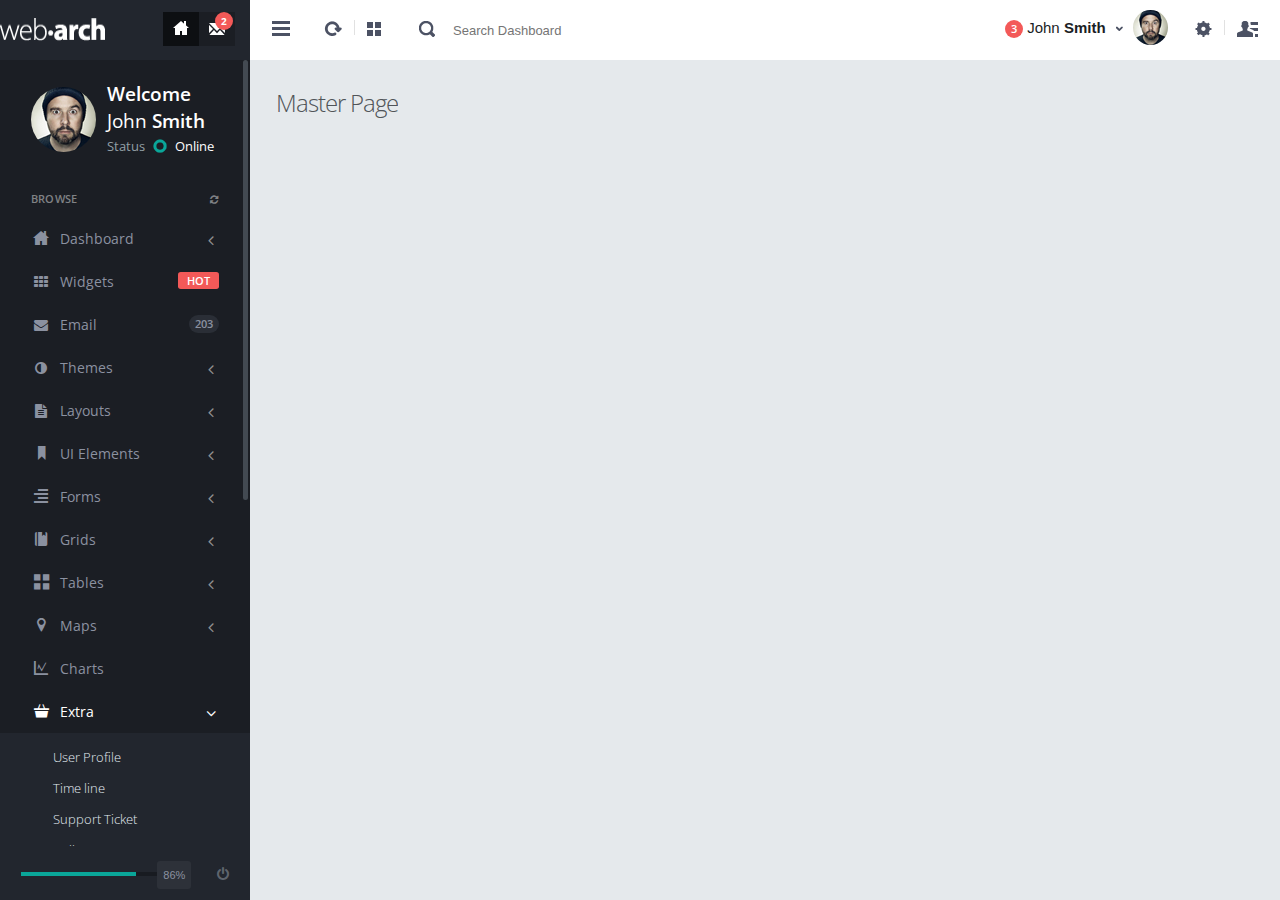
<file: blank_template.html>
<!DOCTYPE html>
<html>
<head>
<meta http-equiv="content-type" content="text/html;charset=UTF-8" />
<meta charset="utf-8" />
<title>Webarch - Responsive Admin Dashboard</title>
<meta name="viewport" content="width=device-width, initial-scale=1.0, maximum-scale=1.0, user-scalable=no" />
<meta content="" name="description" />
<meta content="" name="author" />







<!-- BEGIN PLUGIN CSS -->
<link href="assets/plugins/pace/pace-theme-flash.css" rel="stylesheet" type="text/css" media="screen"/>
<link href="assets/plugins/bootstrapv3/css/bootstrap.min.css" rel="stylesheet" type="text/css"/>
<link href="assets/plugins/bootstrapv3/css/bootstrap-theme.min.css" rel="stylesheet" type="text/css"/>
<link href="assets/plugins/font-awesome/css/font-awesome.css" rel="stylesheet" type="text/css"/>
<link href="assets/plugins/animate.min.css" rel="stylesheet" type="text/css"/>
<link href="assets/plugins/jquery-scrollbar/jquery.scrollbar.css" rel="stylesheet" type="text/css"/>
<!-- END PLUGIN CSS -->
<!-- BEGIN CORE CSS FRAMEWORK -->
<link href="webarch/css/webarch.css" rel="stylesheet" type="text/css"/>
<!-- END CORE CSS FRAMEWORK -->

</head>
<!-- END HEAD -->

<!-- BEGIN BODY -->
<body class="">
<!-- BEGIN HEADER -->
<div class="header navbar navbar-inverse "> 
  <!-- BEGIN TOP NAVIGATION BAR -->
  <div class="navbar-inner">
	<div class="header-seperation"> 
		<ul class="nav pull-left notifcation-center visible-xs visible-sm">	
		 <li class="dropdown"> 
		 	<a href="#main-menu" data-webarch="toggle-left-side"> 
		 		<div class="iconset top-menu-toggle-white"></div> 
		 	</a> 
		 </li>		 
		</ul>
      <!-- BEGIN LOGO -->	
      <a href="index.html">
      	
		  <img src="assets/img/logo.png" class="logo" alt=""  data-src="assets/img/logo.png" data-src-retina="assets/img/logo2x.png" width="106" height="21"/>
		
      </a>
      <!-- END LOGO --> 
      <ul class="nav pull-right notifcation-center">	
        <li class="dropdown hidden-xs hidden-sm"> 
        	<a href="index.html" class="dropdown-toggle active" data-toggle=""> 
        		<div class="iconset top-home"></div>
        	</a>
        </li>
        <li class="dropdown hidden-xs hidden-sm"> 
        	<a href="email.html" class="dropdown-toggle" > 
        		<div class="iconset top-messages"></div><span class="badge">2</span> 
        	</a>
        </li>
		<li class="dropdown visible-xs visible-sm"> 
			<a href="#" data-webarch="toggle-right-side">
				<div class="iconset top-chat-white "></div>
			</a> 
		</li>        
      </ul>
      </div>
      <!-- END RESPONSIVE MENU TOGGLER --> 
      <div class="header-quick-nav" > 
      <!-- BEGIN TOP NAVIGATION MENU -->
	  <div class="pull-left"> 
        <ul class="nav quick-section">
          <li class="quicklinks"> <a href="#" class="" id="layout-condensed-toggle" >
            <div class="iconset top-menu-toggle-dark"></div>
            </a> </li>
        </ul>
        <ul class="nav quick-section">
          <li class="quicklinks"> <a href="#" class="" >
            <div class="iconset top-reload"></div>
            </a> </li>
          <li class="quicklinks"> <span class="h-seperate"></span></li>
          <li class="quicklinks"> <a href="#" class="" >
            <div class="iconset top-tiles"></div>
            </a> </li>
			<li class="m-r-10 input-prepend inside search-form no-boarder">
				<span class="add-on"> <span class="iconset top-search"></span></span>
				 <input name="" type="text"  class="no-boarder " placeholder="Search Dashboard" style="width:250px;">
			</li>
		  </ul>
	  </div>
	 <!-- END TOP NAVIGATION MENU -->
	 <!-- BEGIN CHAT TOGGLER -->
      <div class="pull-right"> 
		<div class="chat-toggler">	
				<a href="#" class="dropdown-toggle" id="my-task-list" data-placement="bottom"  data-content='' data-toggle="dropdown" data-original-title="Notifications">
					<div class="user-details"> 
						<div class="username">
							<span class="badge badge-important">3</span> 
							John <span class="bold">Smith</span>									
						</div>						
					</div> 
					<div class="iconset top-down-arrow"></div>
				</a>	
				<div id="notification-list" style="display:none">
					<div style="width:300px">
						  <div class="notification-messages info">
									<div class="user-profile">
										<img src="assets/img/profiles/d.jpg"  alt="" data-src="assets/img/profiles/d.jpg" data-src-retina="assets/img/profiles/d2x.jpg" width="35" height="35">
									</div>
									<div class="message-wrapper">
										<div class="heading">
											David Nester - Commented on your wall
										</div>
										<div class="description">
											Meeting postponed to tomorrow
										</div>
										<div class="date pull-left">
										A min ago
										</div>										
									</div>
									<div class="clearfix"></div>									
								</div>	
							<div class="notification-messages danger">
								<div class="iconholder">
									<i class="icon-warning-sign"></i>
								</div>
								<div class="message-wrapper">
									<div class="heading">
										Server load limited
									</div>
									<div class="description">
										Database server has reached its daily capicity
									</div>
									<div class="date pull-left">
									2 mins ago
									</div>
								</div>
								<div class="clearfix"></div>
							</div>	
							<div class="notification-messages success">
								<div class="user-profile">
									<img src="assets/img/profiles/h.jpg"  alt="" data-src="assets/img/profiles/h.jpg" data-src-retina="assets/img/profiles/h2x.jpg" width="35" height="35">
								</div>
								<div class="message-wrapper">
									<div class="heading">
										You haveve got 150 messages
									</div>
									<div class="description">
										150 newly unread messages in your inbox
									</div>
									<div class="date pull-left">
									An hour ago
									</div>									
								</div>
								<div class="clearfix"></div>
							</div>							
						</div>				
				</div>
				<div class="profile-pic"> 
					<img src="assets/img/profiles/avatar_small.jpg"  alt="" data-src="assets/img/profiles/avatar_small.jpg" data-src-retina="assets/img/profiles/avatar_small2x.jpg" width="35" height="35" /> 
				</div>       			
			</div>
		 <ul class="nav quick-section ">
			<li class="quicklinks"> 
				<a data-toggle="dropdown" class="dropdown-toggle  pull-right " href="#" id="user-options">
					<div class="iconset top-settings-dark "></div> 	
				</a>
				<ul class="dropdown-menu  pull-right" role="menu" aria-labelledby="user-options">
                  <li>
                  	<a href="user-profile.html"> My Account</a>
                  </li>
                  <li>
                  	<a href="calender.html">My Calendar</a>
                  </li>
                  <li>
                  	<a href="email.html"> My Inbox&nbsp;&nbsp;
                  		<span class="badge badge-important animated bounceIn">2</span>
                  	</a>
                  </li>
                  <li class="divider"></li>                
                  <li>
                  	<a href="login.html"><i class="fa fa-power-off"></i>&nbsp;&nbsp;Log Out</a>
                  </li>
               </ul>
			</li> 
			<li class="quicklinks"> <span class="h-seperate"></span></li> 
			<li class="quicklinks"> 	
				<a href="#" class="chat-menu-toggle" data-webarch="toggle-right-side"><div class="iconset top-chat-dark "><span class="badge badge-important hide">1</span></div>
				</a> 
				<div class="simple-chat-popup chat-menu-toggle hide" >
					<div class="simple-chat-popup-arrow"></div><div class="simple-chat-popup-inner">
						 <div style="width:100px">
						 <div class="semi-bold">David Nester</div>
						 <div class="message">Hey you there </div>
						</div>
					</div>
				</div>
			</li> 
		</ul>
      </div>
	   <!-- END CHAT TOGGLER -->
      </div> 
      <!-- END TOP NAVIGATION MENU --> 
   
  </div>
  <!-- END TOP NAVIGATION BAR --> 
</div>
<!-- END HEADER -->
<!-- BEGIN CONTAINER -->
<div class="page-container row-fluid">
  <!-- BEGIN SIDEBAR -->
    <div class="page-sidebar " id="main-menu">
    <!-- BEGIN MINI-PROFILE -->
    <div class="page-sidebar-wrapper scrollbar-dynamic" id="main-menu-wrapper">
      <div class="user-info-wrapper">
        <div class="profile-wrapper"> <img src="assets/img/profiles/avatar.jpg"  alt="" data-src="assets/img/profiles/avatar.jpg" data-src-retina="assets/img/profiles/avatar2x.jpg" width="69" height="69" /> </div>
        <div class="user-info">
          <div class="greeting">Welcome</div>
          <div class="username">John <span class="semi-bold">Smith</span></div>
          <div class="status">Status<a href="#">
            <div class="status-icon green"></div>
            Online</a></div>
        </div>
      </div>
      <!-- END MINI-PROFILE -->
      <!-- BEGIN SIDEBAR MENU -->
      <p class="menu-title">BROWSE <span class="pull-right"><a href="javascript:;"><i class="fa fa-refresh"></i></a></span></p>
      <ul>
        <li class="start "> <a href="index.html"> <i class="icon-custom-home"></i> <span class="title">Dashboard</span> <span class="selected"></span> <span class="arrow "></span> </a> 
  		     <ul class="sub-menu">
              <li > <a href="dashboard_v1.html"> Dashboard v1 </a> </li>
              <li class=""> <a href="index.html "> Dashboard v2 <span class=" label label-info pull-right m-r-30">NEW</span></a></li>
            </ul>
		    </li>
        <li > <a href="widgets.html"> <i class="fa fa-th"></i> <span class="title">Widgets</span> <span class="label label-important pull-right ">HOT</span></a> </li>
        <li > 
          <a href="email.html"> <i class="fa fa-envelope"></i> <span class="title">Email</span> <span class=" badge badge-disable pull-right ">203</span>
          </a> 
        </li>
        <li > <a href="javascript:;"> <i class="fa fa fa-adjust"></i> <span class="title">Themes</span> <span class=" arrow" ></span> </a>
            <ul class="sub-menu">
              <li > <a href="theme_coporate.html">Coporate </a> </li>
              <li > <a href="theme_simple.html">Simple</a> </li>
              <li > <a href="theme_elegant.html">Elegant</a> </li>
            </ul>
        </li>    
        <li > <a href="javascript:;"> <i class="fa fa-file-text"></i> <span class="title">Layouts</span> <span class=" arrow" ></span> </a>
            <ul class="sub-menu">
              <li > <a href="layout_options.html"> Layout Options </a> </li>
              <li > <a href="boxed_layout.html">Boxed Layout </a> </li>
              <li > <a href="boxed_layout_v2.html">Inner Boxed Layout </a> </li>
              <li > <a href="extended_layout.html">Extended Layout</a> </li>
              <li > <a href="RTL.html">RTL Layout</a> </li>
              <li > <a href="horizontal_menu.html">Horizontal Menu</a> </li>
              <li > <a href="horizontal_menu_boxed.html">Horizontal Menu & Boxed</a> </li>    
            </ul>
        </li>             
        <li > <a href="javascript:;"> <i class="icon-custom-ui"></i> <span class="title">UI Elements</span> <span class=" arrow" ></span> </a>
          <ul class="sub-menu">
            <li > <a href="typography.html"> Typography </a> </li>
            <li > <a href="messages_notifications.html"> Messages & Notifications </a> </li>
            <li > <a href="notifications.html"> Notifications </a> </li>
            <li > <a href="icons.html">Icons</a> </li>
            <li class=""> <a href="buttons.html">Buttons</a> </li>
            <li > <a href="tabs_accordian.html"> Tabs & Accordions </a> </li>
            <li > <a href="sliders.html">Sliders</a> </li>
            <li > <a href="group_list.html">Group list </a> </li>
          </ul>
        </li>
        <li > <a href="javascript:;"> <i class="icon-custom-form"></i> <span class="title">Forms</span> <span class=" arrow" ></span> </a>
          <ul class="sub-menu">
            <li > <a href="form_elements.html">Form Elements </a> </li>
            <li > <a href="form_validations.html">Form Validations</a> </li>
          </ul>
        </li>
        <li > <a href="javascript:;"> <i class="icon-custom-portlets"></i> <span class="title">Grids</span> <span class=" arrow" ></span> </a>
          <ul class="sub-menu">
            <li > <a href="grids_simple.html">Simple Grids</a> </li>
            <li > <a href="grids_draggable.html">Draggable Grids </a> </li>
          </ul>
        </li>
        <li > <a href="javascript:;"> <i class="icon-custom-thumb"></i> <span class="title">Tables</span> <span class=" arrow" ></span> </a>
          <ul class="sub-menu">
            <li > <a href="tables.html"> Basic Tables </a> </li>
            <li > <a href="datatables.html"> Data Tables </a> </li>
          </ul>
        </li>
        <li > <a href="javascript:;"> <i class="icon-custom-map"></i> <span class="title">Maps</span> <span class=" arrow" ></span> </a>
          <ul class="sub-menu">
            <li > <a href="google_map.html"> Google Maps </a> </li>
            <li > <a href="vector_map.html"> Vector Maps </a> </li>
          </ul>
        </li>
        <li > <a href="charts.html"> <i class="icon-custom-chart"></i> <span class="title">Charts</span> </a> </li>
        <li  class="open active" > <a href="javascript:;"> <i class="icon-custom-extra"></i> <span class="title">Extra</span> <span class=" open  arrow" ></span> </a>
          <ul class="sub-menu">
            <li > <a href="user-profile.html"> User Profile </a> </li>
            <li > <a href="time_line.html"> Time line </a> </li>
            <li > <a href="support_ticket.html"> Support Ticket </a> </li>
            <li > <a href="gallery.html"> Gallery</a> </li>
            <li class=""><a href="calender.html"> Calendar</a> </li>
            <li > <a href="search_results.html"> Search Results </a> </li>
            <li > <a href="invoice.html"> Invoice </a> </li>
            <li > <a href="404.html"> 404 Page </a> </li>
            <li > <a href="500.html"> 500 Page </a> </li>
            <li > <a href="blank_template.html"> Blank Page </a> </li>
            <li > <a href="login.html"> Login </a> </li>
            <li > <a href="login_v2.html">Login v2</a> </li>
            <li > <a href="lockscreen.html"> Lockscreen </a> </li>
          </ul>
        </li>
        <li class=""> <a href="javascript:;"> <i class="fa fa-folder-open"></i> <span class="title">Menu Levels</span> <span class=" arrow" ></span> </a>
          <ul class="sub-menu">
            <li > <a href="javascript:;"> Level 1 </a> </li>
            <li > <a href="javascript:;"> <span class="title">Level 2</span> <span class=" arrow" ></span> </a>
              <ul class="sub-menu">
                <li > <a href="javascript:;"> Sub Menu </a> </li>
                <li > <a href="ujavascript:;"> Sub Menu </a> </li>
              </ul>
            </li>
          </ul>
        </li>
        <li class="hidden-lg hidden-md hidden-xs" id="more-widgets" > <a href="javascript:;"> <i class="fa fa-plus"></i></a>
          <ul class="sub-menu">
            <li class="side-bar-widgets">
              <p class="menu-title">FOLDER <span class="pull-right"><a href="#" class="create-folder"><i class="icon-plus"></i></a></span></p>
              <ul class="folders" >
                <li><a href="#">
                  <div class="status-icon green"></div>
                  My quick tasks </a> </li>
                <li><a href="#">
                  <div class="status-icon red"></div>
                  To do list </a> </li>
                <li><a href="#">
                  <div class="status-icon blue"></div>
                  Projects </a> </li>
                <li class="folder-input" style="display:none">
                  <input type="text" placeholder="Name of folder" class="no-boarder folder-name" name="" id="folder-name">
                </li>
              </ul>
              <p class="menu-title">PROJECTS </p>
              <div class="status-widget">
                <div class="status-widget-wrapper">
                  <div class="title">Freelancer<a href="#" class="remove-widget"><i class="icon-custom-cross"></i></a></div>
                  <p>Redesign home page</p>
                </div>
              </div>
              <div class="status-widget">
                <div class="status-widget-wrapper">
                  <div class="title">envato<a href="#" class="remove-widget"><i class="icon-custom-cross"></i></a></div>
                  <p>Statistical report</p>
                </div>
              </div>
            </li>
          </ul>
        </li>
      </ul>
      <div class="side-bar-widgets">
        <p class="menu-title">FOLDER <span class="pull-right"><a href="#" class="create-folder"> <i class="fa fa-plus"></i></a></span></p>
        <ul class="folders" >
          <li><a href="#">
            <div class="status-icon green"></div>
            My quick tasks </a> </li>
          <li><a href="#">
            <div class="status-icon red"></div>
            To do list </a> </li>
          <li><a href="#">
            <div class="status-icon blue"></div>
            Projects </a> </li>
          <li class="folder-input" style="display:none">
            <input type="text" placeholder="Name of folder" class="no-boarder folder-name" name="" >
          </li>
        </ul>
        <p class="menu-title">PROJECTS </p>
        <div class="status-widget">
          <div class="status-widget-wrapper">
            <div class="title">Freelancer<a href="#" class="remove-widget"><i class="icon-custom-cross"></i></a></div>
            <p>Redesign home page</p>
          </div>
        </div>
        <div class="status-widget">
          <div class="status-widget-wrapper">
            <div class="title">envato<a href="#" class="remove-widget"><i class="icon-custom-cross"></i></a></div>
            <p>Statistical report</p>
          </div>
        </div>
      </div>
      <div class="clearfix"></div>
      <!-- END SIDEBAR MENU -->
    </div>
  </div>
  <a href="#" class="scrollup">Scroll</a>
  <div class="footer-widget">
    <div class="progress transparent progress-small no-radius no-margin">
      <div class="progress-bar progress-bar-success animate-progress-bar" data-percentage="79%" style="width: 79%;"></div>
    </div>
    <div class="pull-right">
      <div class="details-status"> <span class="animate-number" data-value="86" data-animation-duration="560">86</span>% </div>
      <a href="lockscreen.html"><i class="fa fa-power-off"></i></a></div>
  </div>
  <!-- END SIDEBAR --> 
  <!-- BEGIN PAGE CONTAINER-->
  <div class="page-content"> 
    <!-- BEGIN SAMPLE PORTLET CONFIGURATION MODAL FORM-->
    <div id="portlet-config" class="modal hide">
      <div class="modal-header">
        <button data-dismiss="modal" class="close" type="button"></button>
        <h3>Widget Settings</h3>
      </div>
      <div class="modal-body"> Widget settings form goes here </div>
    </div>
    <div class="clearfix"></div>
    <div class="content">  
		<div class="page-title">	
			<h3>Master Page</h3>		
		</div>
    </div>
  </div>
<!-- BEGIN CHAT --> 
<div class="chat-window-wrapper">
	<div id="main-chat-wrapper" class="inner-content">
        <div class="chat-window-wrapper scroller scrollbar-dynamic" id="chat-users" >
            <div class="chat-header">	
            <div class="pull-left">
                <input type="text" placeholder="search">
            </div>		
                <div class="pull-right">
                    <a href="#" class="" ><div class="iconset top-settings-dark "></div> </a>
                </div>			
            </div>	
            <div class="side-widget">
               <div class="side-widget-title">group chats</div>
                <div class="side-widget-content">
                 <div id="groups-list">
                    <ul class="groups" >
                        <li><a href="#"><div class="status-icon green"></div>Office work</a></li>
                        <li><a href="#"><div class="status-icon green"></div>Personal vibes</a></li>
                    </ul>
                </div>
                </div>
            </div>
            <div class="side-widget fadeIn">
               <div class="side-widget-title">favourites</div>
               <div id="favourites-list">
                <div class="side-widget-content" >
                    <div class="user-details-wrapper active" data-chat-status="online" data-chat-user-pic="assets/img/profiles/d.jpg" data-chat-user-pic-retina="assets/img/profiles/d2x.jpg" data-user-name="Jane Smith">
                        <div class="user-profile">
                            <img src="assets/img/profiles/d.jpg"  alt="" data-src="assets/img/profiles/d.jpg" data-src-retina="assets/img/profiles/d2x.jpg" width="35" height="35">
                        </div>
                        <div class="user-details">
                            <div class="user-name">
                            Jane Smith
                            </div>
                            <div class="user-more">
                            Hello you there?
                            </div>
                        </div>
                        <div class="user-details-status-wrapper">
                            <span class="badge badge-important">3</span>
                        </div>
                        <div class="user-details-count-wrapper">
                            <div class="status-icon green"></div>
                        </div>
                        <div class="clearfix"></div>
                    </div>	
                    <div class="user-details-wrapper" data-chat-status="busy" data-chat-user-pic="assets/img/profiles/d.jpg" data-chat-user-pic-retina="assets/img/profiles/d2x.jpg" data-user-name="David Nester">
                        <div class="user-profile">
                            <img src="assets/img/profiles/c.jpg"  alt="" data-src="assets/img/profiles/c.jpg" data-src-retina="assets/img/profiles/c2x.jpg" width="35" height="35">
                        </div>
                        <div class="user-details">
                            <div class="user-name">
                            David Nester
                            </div>
                            <div class="user-more">
                            Busy, Do not disturb
                            </div>
                        </div>
                        <div class="user-details-status-wrapper">
                            <div class="clearfix"></div>
                        </div>
                        <div class="user-details-count-wrapper">
                            <div class="status-icon red"></div>
                        </div>
                        <div class="clearfix"></div>
                    </div>					
                </div>
                </div>
            </div>
            <div class="side-widget">
               <div class="side-widget-title">more friends</div>
                 <div class="side-widget-content" id="friends-list">
                    <div class="user-details-wrapper" data-chat-status="online" data-chat-user-pic="assets/img/profiles/d.jpg" data-chat-user-pic-retina="assets/img/profiles/d2x.jpg" data-user-name="Jane Smith">
                        <div class="user-profile">
                            <img src="assets/img/profiles/d.jpg"  alt="" data-src="assets/img/profiles/d.jpg" data-src-retina="assets/img/profiles/d2x.jpg" width="35" height="35">
                        </div>
                        <div class="user-details">
                            <div class="user-name">
                            Jane Smith
                            </div>
                            <div class="user-more">
                            Hello you there?
                            </div>
                        </div>
                        <div class="user-details-status-wrapper">

                        </div>
                        <div class="user-details-count-wrapper">
                            <div class="status-icon green"></div>
                        </div>
                        <div class="clearfix"></div>
                    </div>	
                    <div class="user-details-wrapper" data-chat-status="busy" data-chat-user-pic="assets/img/profiles/d.jpg" data-chat-user-pic-retina="assets/img/profiles/d2x.jpg" data-user-name="David Nester">
                        <div class="user-profile">
                            <img src="assets/img/profiles/h.jpg"  alt="" data-src="assets/img/profiles/h.jpg" data-src-retina="assets/img/profiles/h2x.jpg" width="35" height="35">
                        </div>
                        <div class="user-details">
                            <div class="user-name">
                            David Nester
                            </div>
                            <div class="user-more">
                            Busy, Do not disturb
                            </div>
                        </div>
                        <div class="user-details-status-wrapper">
                            <div class="clearfix"></div>
                        </div>
                        <div class="user-details-count-wrapper">
                            <div class="status-icon red"></div>
                        </div>
                        <div class="clearfix"></div>
                    </div>		
                    <div class="user-details-wrapper" data-chat-status="online" data-chat-user-pic="assets/img/profiles/d.jpg" data-chat-user-pic-retina="assets/img/profiles/d2x.jpg" data-user-name="Jane Smith">
                        <div class="user-profile">
                            <img src="assets/img/profiles/c.jpg"  alt="" data-src="assets/img/profiles/c.jpg" data-src-retina="assets/img/profiles/c2x.jpg" width="35" height="35">
                        </div>
                        <div class="user-details">
                            <div class="user-name">
                            Jane Smith
                            </div>
                            <div class="user-more">
                            Hello you there?
                            </div>
                        </div>
                        <div class="user-details-status-wrapper">

                        </div>
                        <div class="user-details-count-wrapper">
                            <div class="status-icon green"></div>
                        </div>
                        <div class="clearfix"></div>
                    </div>	
                    <div class="user-details-wrapper" data-chat-status="busy" data-chat-user-pic="assets/img/profiles/d.jpg" data-chat-user-pic-retina="assets/img/profiles/d2x.jpg" data-user-name="David Nester">
                        <div class="user-profile">
                            <img src="assets/img/profiles/h.jpg"  alt="" data-src="assets/img/profiles/h.jpg" data-src-retina="assets/img/profiles/h2x.jpg" width="35" height="35">
                        </div>
                        <div class="user-details">
                            <div class="user-name">
                            David Nester
                            </div>
                            <div class="user-more">
                            Busy, Do not disturb
                            </div>
                        </div>
                        <div class="user-details-status-wrapper">
                            <div class="clearfix"></div>
                        </div>
                        <div class="user-details-count-wrapper">
                            <div class="status-icon red"></div>
                        </div>
                        <div class="clearfix"></div>
                    </div>				
                </div>		
            </div>
        </div>

        <div class="chat-window-wrapper" id="messages-wrapper" style="display:none">
        <div class="chat-header">	
            <div class="pull-left">
                <input type="text" placeholder="search">
            </div>		
                <div class="pull-right">
                    <a href="#" class="" ><div class="iconset top-settings-dark "></div> </a>
                </div>					
            </div>
        <div class="clearfix"></div>	
        <div class="chat-messages-header">
        <div class="status online"></div><span class="semi-bold">Jane Smith(Typing..)</span>
        <a href="#" class="chat-back"><i class="icon-custom-cross"></i></a>
        </div>
        <div class="chat-messages scrollbar-dynamic clearfix">
            <div class="inner-scroll-content clearfix">
            <div class="sent_time">Yesterday 11:25pm</div>
            <div class="user-details-wrapper " >
                <div class="user-profile">
                    <img src="assets/img/profiles/d.jpg"  alt="" data-src="assets/img/profiles/d.jpg" data-src-retina="assets/img/profiles/d2x.jpg" width="35" height="35">
                </div>
                <div class="user-details">
                  <div class="bubble">	
                        Hello, You there?
                   </div>
                </div>					
                <div class="clearfix"></div>
               <div class="sent_time off">Yesterday 11:25pm</div>
            </div>		
            <div class="user-details-wrapper ">
                <div class="user-profile">
                    <img src="assets/img/profiles/d.jpg"  alt="" data-src="assets/img/profiles/d.jpg" data-src-retina="assets/img/profiles/d2x.jpg" width="35" height="35">
                </div>
                <div class="user-details">
                  <div class="bubble">	
                        How was the meeting?
                   </div>
                </div>					
                <div class="clearfix"></div>
                <div class="sent_time off">Yesterday 11:25pm</div>
            </div>
            <div class="user-details-wrapper ">
                <div class="user-profile">
                    <img src="assets/img/profiles/d.jpg"  alt="" data-src="assets/img/profiles/d.jpg" data-src-retina="assets/img/profiles/d2x.jpg" width="35" height="35">
                </div>
                <div class="user-details">
                  <div class="bubble">	
                        Let me know when you free
                   </div>
                </div>					
                <div class="clearfix"></div>
                <div class="sent_time off">Yesterday 11:25pm</div>
            </div>
            <div class="sent_time ">Today 11:25pm</div>
            <div class="user-details-wrapper pull-right">
                <div class="user-details">
                  <div class="bubble sender">	
                        Let me know when you free
                   </div>
                </div>					
                <div class="clearfix"></div>
                <div class="sent_time off">Sent On Tue, 2:45pm</div>
            </div>		
        </div>
        </div>
        <div class="chat-input-wrapper" style="display:none">
            <textarea id="chat-message-input" rows="1" placeholder="Type your message"></textarea>
        </div>
        <div class="clearfix"></div>
        </div>
    </div>
</div>
<!-- END CHAT --> 
 </div>
<!-- END CONTAINER --> 

<!-- END CONTAINER -->
<script src="assets/plugins/pace/pace.min.js" type="text/javascript"></script>  
<!-- BEGIN JS DEPENDECENCIES--> 
<script src="assets/plugins/jquery/jquery-1.11.3.min.js" type="text/javascript"></script> 
<script src="assets/plugins/bootstrapv3/js/bootstrap.min.js" type="text/javascript"></script> 
<script src="assets/plugins/jquery-block-ui/jqueryblockui.min.js" type="text/javascript"></script> 
<script src="assets/plugins/jquery-unveil/jquery.unveil.min.js" type="text/javascript"></script> 
<script src="assets/plugins/jquery-scrollbar/jquery.scrollbar.min.js" type="text/javascript"></script>
<script src="assets/plugins/jquery-numberAnimate/jquery.animateNumbers.js" type="text/javascript"></script>
<script src="assets/plugins/jquery-validation/js/jquery.validate.min.js" type="text/javascript"></script>
<script src="assets/plugins/bootstrap-select2/select2.min.js" type="text/javascript"></script>
<!-- END CORE JS DEPENDECENCIES--> 
<!-- BEGIN CORE TEMPLATE JS --> 
<script src="webarch/js/webarch.js" type="text/javascript"></script> 
<script src="assets/js/chat.js" type="text/javascript"></script> 
<!-- END CORE TEMPLATE JS --> 
</body>
</html>
</file>
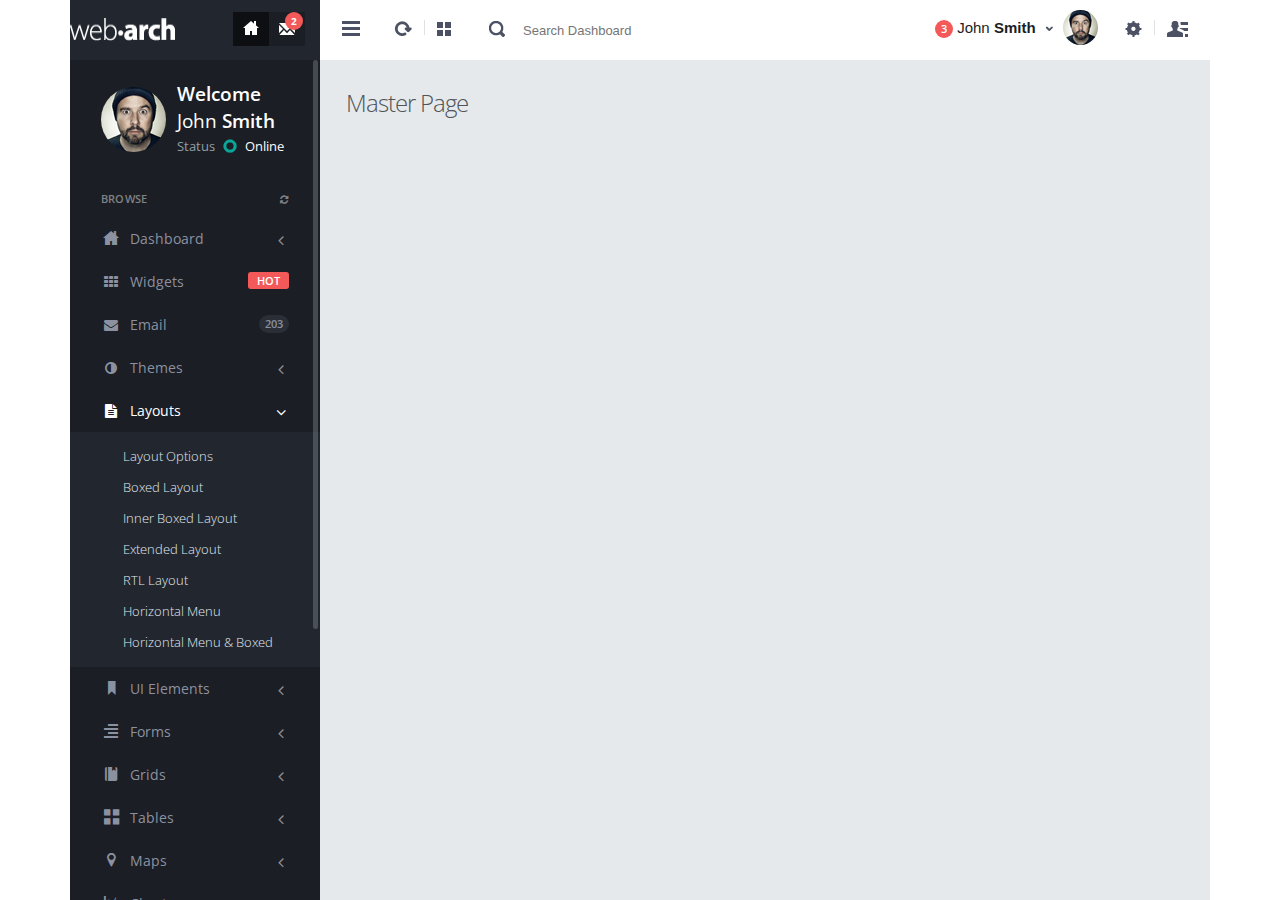
<file: boxed_layout.html>
<!DOCTYPE html>
<html>
<head>
<meta http-equiv="content-type" content="text/html;charset=UTF-8" />
<meta charset="utf-8" />
<title>Webarch - Responsive Admin Dashboard</title>
<meta name="viewport" content="width=device-width, initial-scale=1.0, maximum-scale=1.0, user-scalable=no" />
<meta content="" name="description" />
<meta content="" name="author" />








<!-- BEGIN PLUGIN CSS -->
<link href="assets/plugins/pace/pace-theme-flash.css" rel="stylesheet" type="text/css" media="screen"/>
<link href="assets/plugins/bootstrapv3/css/bootstrap.min.css" rel="stylesheet" type="text/css"/>
<link href="assets/plugins/bootstrapv3/css/bootstrap-theme.min.css" rel="stylesheet" type="text/css"/>
<link href="assets/plugins/font-awesome/css/font-awesome.css" rel="stylesheet" type="text/css"/>
<link href="assets/plugins/animate.min.css" rel="stylesheet" type="text/css"/>
<link href="assets/plugins/jquery-scrollbar/jquery.scrollbar.css" rel="stylesheet" type="text/css"/>
<!-- END PLUGIN CSS -->
<!-- BEGIN CORE CSS FRAMEWORK -->
<link href="webarch/css/webarch.css" rel="stylesheet" type="text/css"/>
<!-- END CORE CSS FRAMEWORK -->
</head>
<!-- END HEAD -->

<!-- BEGIN BODY -->
<body class="boxed-layout">
<!-- BEGIN HEADER -->
<div class="container">
<div class="header navbar navbar-inverse "> 
  <!-- BEGIN TOP NAVIGATION BAR -->
    <div class="container">
      <div class="navbar-inner">
        <div class="header-seperation"> 
            <ul class="nav pull-left notifcation-center" id="main-menu-toggle-wrapper" style="display:none">	
             <li class="dropdown"> <a id="main-menu-toggle" href="#main-menu"  class="" > <div class="iconset top-menu-toggle-white"></div> </a> </li>		 
            </ul>
          <!-- BEGIN LOGO -->	
          <a href="index.html"><img src="assets/img/logo.png" class="logo" alt=""  data-src="assets/img/logo.png" data-src-retina="assets/img/logo2x.png" width="106" height="21"/></a>
          <!-- END LOGO --> 
          <ul class="nav pull-right notifcation-center">	
            <li class="dropdown" id="header_task_bar"> <a href="index.html" class="dropdown-toggle active" data-toggle=""> <div class="iconset top-home"></div> </a> </li>
            <li class="dropdown" id="header_inbox_bar" > <a href="email.html" class="dropdown-toggle" > <div class="iconset top-messages"></div>  <span class="badge" id="msgs-badge">2</span> </a></li>
            <li class="dropdown" id="portrait-chat-toggler" style="display:none"> <a href="#sidr" class="chat-menu-toggle"> <div class="iconset top-chat-white "></div> </a> </li>        
          </ul>
          </div>
          <!-- END RESPONSIVE MENU TOGGLER --> 
          <div class="header-quick-nav" > 
          <!-- BEGIN TOP NAVIGATION MENU -->
          <div class="pull-left"> 
            <ul class="nav quick-section">
              <li class="quicklinks"> <a href="#" class="" id="layout-condensed-toggle" >
                <div class="iconset top-menu-toggle-dark"></div>
                </a> </li>
            </ul>
            <ul class="nav quick-section">
              <li class="quicklinks"> <a href="#" class="" >
                <div class="iconset top-reload"></div>
                </a> </li>
              <li class="quicklinks"> <span class="h-seperate"></span></li>
              <li class="quicklinks"> <a href="#" class="" >
                <div class="iconset top-tiles"></div>
                </a> </li>
                <li class="m-r-10 input-prepend inside search-form no-boarder">
                    <span class="add-on"> <span class="iconset top-search"></span></span>
                     <input name="" type="text"  class="no-boarder " placeholder="Search Dashboard" style="width:200px;">
                </li>
              </ul>
          </div>
         <!-- END TOP NAVIGATION MENU -->
         <!-- BEGIN CHAT TOGGLER -->
          <div class="pull-right"> 
            <div class="chat-toggler">	
                    <a href="#" class="dropdown-toggle" id="my-task-list" data-placement="bottom"  data-content='' data-toggle="dropdown" data-original-title="Notifications">
                        <div class="user-details"> 
                            <div class="username">
                                <span class="badge badge-important">3</span> 
                                John <span class="bold">Smith</span>									
                            </div>						
                        </div> 
                        <div class="iconset top-down-arrow"></div>
                    </a>	
                    <div id="notification-list" style="display:none">
                        <div style="width:300px">
                              <div class="notification-messages info">
                                        <div class="user-profile">
                                            <img src="assets/img/profiles/d.jpg"  alt="" data-src="assets/img/profiles/d.jpg" data-src-retina="assets/img/profiles/d2x.jpg" width="35" height="35">
                                        </div>
                                        <div class="message-wrapper">
                                            <div class="heading">
                                                David Nester - Commented on your wall
                                            </div>
                                            <div class="description">
                                                Meeting postponed to tomorrow
                                            </div>
                                            <div class="date pull-left">
                                            A min ago
                                            </div>										
                                        </div>
                                        <div class="clearfix"></div>									
                                    </div>	
                                <div class="notification-messages danger">
                                    <div class="iconholder">
                                        <i class="icon-warning-sign"></i>
                                    </div>
                                    <div class="message-wrapper">
                                        <div class="heading">
                                            Server load limited
                                        </div>
                                        <div class="description">
                                            Database server has reached its daily capicity
                                        </div>
                                        <div class="date pull-left">
                                        2 mins ago
                                        </div>
                                    </div>
                                    <div class="clearfix"></div>
                                </div>	
                                <div class="notification-messages success">
                                    <div class="user-profile">
                                        <img src="assets/img/profiles/h.jpg"  alt="" data-src="assets/img/profiles/h.jpg" data-src-retina="assets/img/profiles/h2x.jpg" width="35" height="35">
                                    </div>
                                    <div class="message-wrapper">
                                        <div class="heading">
                                            You haveve got 150 messages
                                        </div>
                                        <div class="description">
                                            150 newly unread messages in your inbox
                                        </div>
                                        <div class="date pull-left">
                                        An hour ago
                                        </div>									
                                    </div>
                                    <div class="clearfix"></div>
                                </div>							
                            </div>				
                    </div>
                    <div class="profile-pic"> 
                        <img src="assets/img/profiles/avatar_small.jpg"  alt="" data-src="assets/img/profiles/avatar_small.jpg" data-src-retina="assets/img/profiles/avatar_small2x.jpg" width="35" height="35" /> 
                    </div>       			
                </div>
             <ul class="nav quick-section ">
                <li class="quicklinks"> 
                    <a data-toggle="dropdown" class="dropdown-toggle  pull-right " href="#" id="user-options">						
                        <div class="iconset top-settings-dark "></div> 	
                    </a>
                    <ul class="dropdown-menu  pull-right" role="menu" aria-labelledby="user-options">
                      <li><a href="user-profile.html"> My Account</a>
                      </li>
                      <li><a href="calender.html">My Calendar</a>
                      </li>
                      <li><a href="email.html"> My Inbox&nbsp;&nbsp;<span class="badge badge-important animated bounceIn">2</span></a>
                      </li>
                      <li class="divider"></li>                
                      <li><a href="login.html"><i class="fa fa-power-off"></i>&nbsp;&nbsp;Log Out</a></li>
                   </ul>
                </li> 
                <li class="quicklinks"> <span class="h-seperate"></span></li> 
                <li class="quicklinks"> 	
                <a id="chat-menu-toggle" href="#sidr" class="chat-menu-toggle" ><div class="iconset top-chat-dark "><span class="badge badge-important hide" id="chat-message-count">1</span></div>
                </a> 
                    <div class="simple-chat-popup chat-menu-toggle hide" >
                        <div class="simple-chat-popup-arrow"></div><div class="simple-chat-popup-inner">
                             <div style="width:100px">
                             <div class="semi-bold">David Nester</div>
                             <div class="message">Hey you there </div>
                            </div>
                        </div>
                    </div>
                </li> 
            </ul>
          </div>
           <!-- END CHAT TOGGLER -->
          </div> 
          <!-- END TOP NAVIGATION MENU --> 

      </div>
      <!-- END TOP NAVIGATION BAR --> 
    </div>
</div>
<!-- END HEADER -->
<!-- BEGIN CONTAINER -->
<div class="page-container row-fluid">
  <!-- BEGIN SIDEBAR -->
    <div class="page-sidebar full-length" id="main-menu">
    <!-- BEGIN MINI-PROFILE -->
    <div class="page-sidebar-wrapper scrollbar-dynamic" id="main-menu-wrapper">
      <div class="user-info-wrapper">
        <div class="profile-wrapper"> <img src="assets/img/profiles/avatar.jpg"  alt="" data-src="assets/img/profiles/avatar.jpg" data-src-retina="assets/img/profiles/avatar2x.jpg" width="69" height="69" /> </div>
        <div class="user-info">
          <div class="greeting">Welcome</div>
          <div class="username">John <span class="semi-bold">Smith</span></div>
          <div class="status">Status<a href="#">
            <div class="status-icon green"></div>
            Online</a></div>
        </div>
      </div>
      <!-- END MINI-PROFILE -->
      <!-- BEGIN SIDEBAR MENU -->
      <p class="menu-title">BROWSE <span class="pull-right"><a href="javascript:;"><i class="fa fa-refresh"></i></a></span></p>
      <ul>
        <li class="start "> <a href="index.html"> <i class="icon-custom-home"></i> <span class="title">Dashboard</span> <span class="selected"></span> <span class="arrow "></span> </a> 
  		     <ul class="sub-menu">
              <li > <a href="dashboard_v1.html"> Dashboard v1 </a> </li>
              <li class=""> <a href="index.html "> Dashboard v2 <span class=" label label-info pull-right m-r-30">NEW</span></a></li>
            </ul>
		    </li>
        <li > <a href="widgets.html"> <i class="fa fa-th"></i> <span class="title">Widgets</span> <span class="label label-important pull-right ">HOT</span></a> </li>
        <li > 
          <a href="email.html"> <i class="fa fa-envelope"></i> <span class="title">Email</span> <span class=" badge badge-disable pull-right ">203</span>
          </a> 
        </li>
        <li > <a href="javascript:;"> <i class="fa fa fa-adjust"></i> <span class="title">Themes</span> <span class=" arrow" ></span> </a>
            <ul class="sub-menu">
              <li > <a href="theme_coporate.html">Coporate </a> </li>
              <li > <a href="theme_simple.html">Simple</a> </li>
              <li > <a href="theme_elegant.html">Elegant</a> </li>
            </ul>
        </li>    
        <li  class="open active" > <a href="javascript:;"> <i class="fa fa-file-text"></i> <span class="title">Layouts</span> <span class=" open  arrow" ></span> </a>
            <ul class="sub-menu">
              <li > <a href="layout_options.html"> Layout Options </a> </li>
              <li > <a href="boxed_layout.html">Boxed Layout </a> </li>
              <li > <a href="boxed_layout_v2.html">Inner Boxed Layout </a> </li>
              <li > <a href="extended_layout.html">Extended Layout</a> </li>
              <li > <a href="RTL.html">RTL Layout</a> </li>
              <li > <a href="horizontal_menu.html">Horizontal Menu</a> </li>
              <li > <a href="horizontal_menu_boxed.html">Horizontal Menu & Boxed</a> </li>    
            </ul>
        </li>             
        <li > <a href="javascript:;"> <i class="icon-custom-ui"></i> <span class="title">UI Elements</span> <span class=" arrow" ></span> </a>
          <ul class="sub-menu">
            <li > <a href="typography.html"> Typography </a> </li>
            <li > <a href="messages_notifications.html"> Messages & Notifications </a> </li>
            <li > <a href="notifications.html"> Notifications </a> </li>
            <li > <a href="icons.html">Icons</a> </li>
            <li class=""> <a href="buttons.html">Buttons</a> </li>
            <li > <a href="tabs_accordian.html"> Tabs & Accordions </a> </li>
            <li > <a href="sliders.html">Sliders</a> </li>
            <li > <a href="group_list.html">Group list </a> </li>
          </ul>
        </li>
        <li > <a href="javascript:;"> <i class="icon-custom-form"></i> <span class="title">Forms</span> <span class=" arrow" ></span> </a>
          <ul class="sub-menu">
            <li > <a href="form_elements.html">Form Elements </a> </li>
            <li > <a href="form_validations.html">Form Validations</a> </li>
          </ul>
        </li>
        <li > <a href="javascript:;"> <i class="icon-custom-portlets"></i> <span class="title">Grids</span> <span class=" arrow" ></span> </a>
          <ul class="sub-menu">
            <li > <a href="grids_simple.html">Simple Grids</a> </li>
            <li > <a href="grids_draggable.html">Draggable Grids </a> </li>
          </ul>
        </li>
        <li > <a href="javascript:;"> <i class="icon-custom-thumb"></i> <span class="title">Tables</span> <span class=" arrow" ></span> </a>
          <ul class="sub-menu">
            <li > <a href="tables.html"> Basic Tables </a> </li>
            <li > <a href="datatables.html"> Data Tables </a> </li>
          </ul>
        </li>
        <li > <a href="javascript:;"> <i class="icon-custom-map"></i> <span class="title">Maps</span> <span class=" arrow" ></span> </a>
          <ul class="sub-menu">
            <li > <a href="google_map.html"> Google Maps </a> </li>
            <li > <a href="vector_map.html"> Vector Maps </a> </li>
          </ul>
        </li>
        <li > <a href="charts.html"> <i class="icon-custom-chart"></i> <span class="title">Charts</span> </a> </li>
        <li > <a href="javascript:;"> <i class="icon-custom-extra"></i> <span class="title">Extra</span> <span class=" arrow" ></span> </a>
          <ul class="sub-menu">
            <li > <a href="user-profile.html"> User Profile </a> </li>
            <li > <a href="time_line.html"> Time line </a> </li>
            <li > <a href="support_ticket.html"> Support Ticket </a> </li>
            <li > <a href="gallery.html"> Gallery</a> </li>
            <li class=""><a href="calender.html"> Calendar</a> </li>
            <li > <a href="search_results.html"> Search Results </a> </li>
            <li > <a href="invoice.html"> Invoice </a> </li>
            <li > <a href="404.html"> 404 Page </a> </li>
            <li > <a href="500.html"> 500 Page </a> </li>
            <li > <a href="blank_template.html"> Blank Page </a> </li>
            <li > <a href="login.html"> Login </a> </li>
            <li > <a href="login_v2.html">Login v2</a> </li>
            <li > <a href="lockscreen.html"> Lockscreen </a> </li>
          </ul>
        </li>
        <li class=""> <a href="javascript:;"> <i class="fa fa-folder-open"></i> <span class="title">Menu Levels</span> <span class=" arrow" ></span> </a>
          <ul class="sub-menu">
            <li > <a href="javascript:;"> Level 1 </a> </li>
            <li > <a href="javascript:;"> <span class="title">Level 2</span> <span class=" arrow" ></span> </a>
              <ul class="sub-menu">
                <li > <a href="javascript:;"> Sub Menu </a> </li>
                <li > <a href="ujavascript:;"> Sub Menu </a> </li>
              </ul>
            </li>
          </ul>
        </li>
        <li class="hidden-lg hidden-md hidden-xs" id="more-widgets" > <a href="javascript:;"> <i class="fa fa-plus"></i></a>
          <ul class="sub-menu">
            <li class="side-bar-widgets">
              <p class="menu-title">FOLDER <span class="pull-right"><a href="#" class="create-folder"><i class="icon-plus"></i></a></span></p>
              <ul class="folders" >
                <li><a href="#">
                  <div class="status-icon green"></div>
                  My quick tasks </a> </li>
                <li><a href="#">
                  <div class="status-icon red"></div>
                  To do list </a> </li>
                <li><a href="#">
                  <div class="status-icon blue"></div>
                  Projects </a> </li>
                <li class="folder-input" style="display:none">
                  <input type="text" placeholder="Name of folder" class="no-boarder folder-name" name="" id="folder-name">
                </li>
              </ul>
              <p class="menu-title">PROJECTS </p>
              <div class="status-widget">
                <div class="status-widget-wrapper">
                  <div class="title">Freelancer<a href="#" class="remove-widget"><i class="icon-custom-cross"></i></a></div>
                  <p>Redesign home page</p>
                </div>
              </div>
              <div class="status-widget">
                <div class="status-widget-wrapper">
                  <div class="title">envato<a href="#" class="remove-widget"><i class="icon-custom-cross"></i></a></div>
                  <p>Statistical report</p>
                </div>
              </div>
            </li>
          </ul>
        </li>
      </ul>
      <div class="side-bar-widgets">
        <p class="menu-title">FOLDER <span class="pull-right"><a href="#" class="create-folder"> <i class="fa fa-plus"></i></a></span></p>
        <ul class="folders" >
          <li><a href="#">
            <div class="status-icon green"></div>
            My quick tasks </a> </li>
          <li><a href="#">
            <div class="status-icon red"></div>
            To do list </a> </li>
          <li><a href="#">
            <div class="status-icon blue"></div>
            Projects </a> </li>
          <li class="folder-input" style="display:none">
            <input type="text" placeholder="Name of folder" class="no-boarder folder-name" name="" >
          </li>
        </ul>
        <p class="menu-title">PROJECTS </p>
        <div class="status-widget">
          <div class="status-widget-wrapper">
            <div class="title">Freelancer<a href="#" class="remove-widget"><i class="icon-custom-cross"></i></a></div>
            <p>Redesign home page</p>
          </div>
        </div>
        <div class="status-widget">
          <div class="status-widget-wrapper">
            <div class="title">envato<a href="#" class="remove-widget"><i class="icon-custom-cross"></i></a></div>
            <p>Statistical report</p>
          </div>
        </div>
      </div>
      <div class="clearfix"></div>
      <!-- END SIDEBAR MENU -->
    </div>
  </div>
  <a href="#" class="scrollup">Scroll</a>
  <div class="footer-widget">
    <div class="progress transparent progress-small no-radius no-margin">
      <div class="progress-bar progress-bar-success animate-progress-bar" data-percentage="79%" style="width: 79%;"></div>
    </div>
    <div class="pull-right">
      <div class="details-status"> <span class="animate-number" data-value="86" data-animation-duration="560">86</span>% </div>
      <a href="lockscreen.html"><i class="fa fa-power-off"></i></a></div>
  </div>
  <!-- END SIDEBAR --> 
  <!-- BEGIN PAGE CONTAINER-->
  <div class="page-content"> 
    <!-- BEGIN SAMPLE PORTLET CONFIGURATION MODAL FORM-->
    <div id="portlet-config" class="modal hide">
      <div class="modal-header">
        <button data-dismiss="modal" class="close" type="button"></button>
        <h3>Widget Settings</h3>
      </div>
      <div class="modal-body"> Widget settings form goes here </div>
    </div>
    <div class="clearfix"></div>
    <div class="content">  
		<div class="page-title">	
			<h3>Master Page</h3>		
		</div>
    </div>
  </div>
<!-- BEGIN CHAT --> 
<div class="chat-window-wrapper">
	<div id="main-chat-wrapper" class="inner-content">
        <div class="chat-window-wrapper scroller scrollbar-dynamic" id="chat-users" >
            <div class="chat-header">	
            <div class="pull-left">
                <input type="text" placeholder="search">
            </div>		
                <div class="pull-right">
                    <a href="#" class="" ><div class="iconset top-settings-dark "></div> </a>
                </div>			
            </div>	
            <div class="side-widget">
               <div class="side-widget-title">group chats</div>
                <div class="side-widget-content">
                 <div id="groups-list">
                    <ul class="groups" >
                        <li><a href="#"><div class="status-icon green"></div>Office work</a></li>
                        <li><a href="#"><div class="status-icon green"></div>Personal vibes</a></li>
                    </ul>
                </div>
                </div>
            </div>
            <div class="side-widget fadeIn">
               <div class="side-widget-title">favourites</div>
               <div id="favourites-list">
                <div class="side-widget-content" >
                    <div class="user-details-wrapper active" data-chat-status="online" data-chat-user-pic="assets/img/profiles/d.jpg" data-chat-user-pic-retina="assets/img/profiles/d2x.jpg" data-user-name="Jane Smith">
                        <div class="user-profile">
                            <img src="assets/img/profiles/d.jpg"  alt="" data-src="assets/img/profiles/d.jpg" data-src-retina="assets/img/profiles/d2x.jpg" width="35" height="35">
                        </div>
                        <div class="user-details">
                            <div class="user-name">
                            Jane Smith
                            </div>
                            <div class="user-more">
                            Hello you there?
                            </div>
                        </div>
                        <div class="user-details-status-wrapper">
                            <span class="badge badge-important">3</span>
                        </div>
                        <div class="user-details-count-wrapper">
                            <div class="status-icon green"></div>
                        </div>
                        <div class="clearfix"></div>
                    </div>	
                    <div class="user-details-wrapper" data-chat-status="busy" data-chat-user-pic="assets/img/profiles/d.jpg" data-chat-user-pic-retina="assets/img/profiles/d2x.jpg" data-user-name="David Nester">
                        <div class="user-profile">
                            <img src="assets/img/profiles/c.jpg"  alt="" data-src="assets/img/profiles/c.jpg" data-src-retina="assets/img/profiles/c2x.jpg" width="35" height="35">
                        </div>
                        <div class="user-details">
                            <div class="user-name">
                            David Nester
                            </div>
                            <div class="user-more">
                            Busy, Do not disturb
                            </div>
                        </div>
                        <div class="user-details-status-wrapper">
                            <div class="clearfix"></div>
                        </div>
                        <div class="user-details-count-wrapper">
                            <div class="status-icon red"></div>
                        </div>
                        <div class="clearfix"></div>
                    </div>					
                </div>
                </div>
            </div>
            <div class="side-widget">
               <div class="side-widget-title">more friends</div>
                 <div class="side-widget-content" id="friends-list">
                    <div class="user-details-wrapper" data-chat-status="online" data-chat-user-pic="assets/img/profiles/d.jpg" data-chat-user-pic-retina="assets/img/profiles/d2x.jpg" data-user-name="Jane Smith">
                        <div class="user-profile">
                            <img src="assets/img/profiles/d.jpg"  alt="" data-src="assets/img/profiles/d.jpg" data-src-retina="assets/img/profiles/d2x.jpg" width="35" height="35">
                        </div>
                        <div class="user-details">
                            <div class="user-name">
                            Jane Smith
                            </div>
                            <div class="user-more">
                            Hello you there?
                            </div>
                        </div>
                        <div class="user-details-status-wrapper">

                        </div>
                        <div class="user-details-count-wrapper">
                            <div class="status-icon green"></div>
                        </div>
                        <div class="clearfix"></div>
                    </div>	
                    <div class="user-details-wrapper" data-chat-status="busy" data-chat-user-pic="assets/img/profiles/d.jpg" data-chat-user-pic-retina="assets/img/profiles/d2x.jpg" data-user-name="David Nester">
                        <div class="user-profile">
                            <img src="assets/img/profiles/h.jpg"  alt="" data-src="assets/img/profiles/h.jpg" data-src-retina="assets/img/profiles/h2x.jpg" width="35" height="35">
                        </div>
                        <div class="user-details">
                            <div class="user-name">
                            David Nester
                            </div>
                            <div class="user-more">
                            Busy, Do not disturb
                            </div>
                        </div>
                        <div class="user-details-status-wrapper">
                            <div class="clearfix"></div>
                        </div>
                        <div class="user-details-count-wrapper">
                            <div class="status-icon red"></div>
                        </div>
                        <div class="clearfix"></div>
                    </div>		
                    <div class="user-details-wrapper" data-chat-status="online" data-chat-user-pic="assets/img/profiles/d.jpg" data-chat-user-pic-retina="assets/img/profiles/d2x.jpg" data-user-name="Jane Smith">
                        <div class="user-profile">
                            <img src="assets/img/profiles/c.jpg"  alt="" data-src="assets/img/profiles/c.jpg" data-src-retina="assets/img/profiles/c2x.jpg" width="35" height="35">
                        </div>
                        <div class="user-details">
                            <div class="user-name">
                            Jane Smith
                            </div>
                            <div class="user-more">
                            Hello you there?
                            </div>
                        </div>
                        <div class="user-details-status-wrapper">

                        </div>
                        <div class="user-details-count-wrapper">
                            <div class="status-icon green"></div>
                        </div>
                        <div class="clearfix"></div>
                    </div>	
                    <div class="user-details-wrapper" data-chat-status="busy" data-chat-user-pic="assets/img/profiles/d.jpg" data-chat-user-pic-retina="assets/img/profiles/d2x.jpg" data-user-name="David Nester">
                        <div class="user-profile">
                            <img src="assets/img/profiles/h.jpg"  alt="" data-src="assets/img/profiles/h.jpg" data-src-retina="assets/img/profiles/h2x.jpg" width="35" height="35">
                        </div>
                        <div class="user-details">
                            <div class="user-name">
                            David Nester
                            </div>
                            <div class="user-more">
                            Busy, Do not disturb
                            </div>
                        </div>
                        <div class="user-details-status-wrapper">
                            <div class="clearfix"></div>
                        </div>
                        <div class="user-details-count-wrapper">
                            <div class="status-icon red"></div>
                        </div>
                        <div class="clearfix"></div>
                    </div>				
                </div>		
            </div>
        </div>

        <div class="chat-window-wrapper" id="messages-wrapper" style="display:none">
        <div class="chat-header">	
            <div class="pull-left">
                <input type="text" placeholder="search">
            </div>		
                <div class="pull-right">
                    <a href="#" class="" ><div class="iconset top-settings-dark "></div> </a>
                </div>					
            </div>
        <div class="clearfix"></div>	
        <div class="chat-messages-header">
        <div class="status online"></div><span class="semi-bold">Jane Smith(Typing..)</span>
        <a href="#" class="chat-back"><i class="icon-custom-cross"></i></a>
        </div>
        <div class="chat-messages scrollbar-dynamic clearfix">
            <div class="inner-scroll-content clearfix">
            <div class="sent_time">Yesterday 11:25pm</div>
            <div class="user-details-wrapper " >
                <div class="user-profile">
                    <img src="assets/img/profiles/d.jpg"  alt="" data-src="assets/img/profiles/d.jpg" data-src-retina="assets/img/profiles/d2x.jpg" width="35" height="35">
                </div>
                <div class="user-details">
                  <div class="bubble">	
                        Hello, You there?
                   </div>
                </div>					
                <div class="clearfix"></div>
               <div class="sent_time off">Yesterday 11:25pm</div>
            </div>		
            <div class="user-details-wrapper ">
                <div class="user-profile">
                    <img src="assets/img/profiles/d.jpg"  alt="" data-src="assets/img/profiles/d.jpg" data-src-retina="assets/img/profiles/d2x.jpg" width="35" height="35">
                </div>
                <div class="user-details">
                  <div class="bubble">	
                        How was the meeting?
                   </div>
                </div>					
                <div class="clearfix"></div>
                <div class="sent_time off">Yesterday 11:25pm</div>
            </div>
            <div class="user-details-wrapper ">
                <div class="user-profile">
                    <img src="assets/img/profiles/d.jpg"  alt="" data-src="assets/img/profiles/d.jpg" data-src-retina="assets/img/profiles/d2x.jpg" width="35" height="35">
                </div>
                <div class="user-details">
                  <div class="bubble">	
                        Let me know when you free
                   </div>
                </div>					
                <div class="clearfix"></div>
                <div class="sent_time off">Yesterday 11:25pm</div>
            </div>
            <div class="sent_time ">Today 11:25pm</div>
            <div class="user-details-wrapper pull-right">
                <div class="user-details">
                  <div class="bubble sender">	
                        Let me know when you free
                   </div>
                </div>					
                <div class="clearfix"></div>
                <div class="sent_time off">Sent On Tue, 2:45pm</div>
            </div>		
        </div>
        </div>
        <div class="chat-input-wrapper" style="display:none">
            <textarea id="chat-message-input" rows="1" placeholder="Type your message"></textarea>
        </div>
        <div class="clearfix"></div>
        </div>
    </div>
</div>
<!-- END CHAT -->
 </div>
<!-- END CONTAINER --> 
<script src="assets/plugins/pace/pace.min.js" type="text/javascript"></script>  
<!-- BEGIN JS DEPENDECENCIES--> 
<script src="assets/plugins/jquery/jquery-1.11.3.min.js" type="text/javascript"></script> 
<script src="assets/plugins/bootstrapv3/js/bootstrap.min.js" type="text/javascript"></script> 
<script src="assets/plugins/jquery-block-ui/jqueryblockui.min.js" type="text/javascript"></script> 
<script src="assets/plugins/jquery-unveil/jquery.unveil.min.js" type="text/javascript"></script> 
<script src="assets/plugins/jquery-scrollbar/jquery.scrollbar.min.js" type="text/javascript"></script>
<script src="assets/plugins/jquery-numberAnimate/jquery.animateNumbers.js" type="text/javascript"></script>
<script src="assets/plugins/jquery-validation/js/jquery.validate.min.js" type="text/javascript"></script>
<script src="assets/plugins/bootstrap-select2/select2.min.js" type="text/javascript"></script>
<!-- END CORE JS DEPENDECENCIES--> 
<!-- BEGIN CORE TEMPLATE JS --> 
<script src="webarch/js/webarch.js" type="text/javascript"></script> 
<script src="assets/js/chat.js" type="text/javascript"></script> 
<!-- END CORE TEMPLATE JS --> 
</body>
</html>
</file>
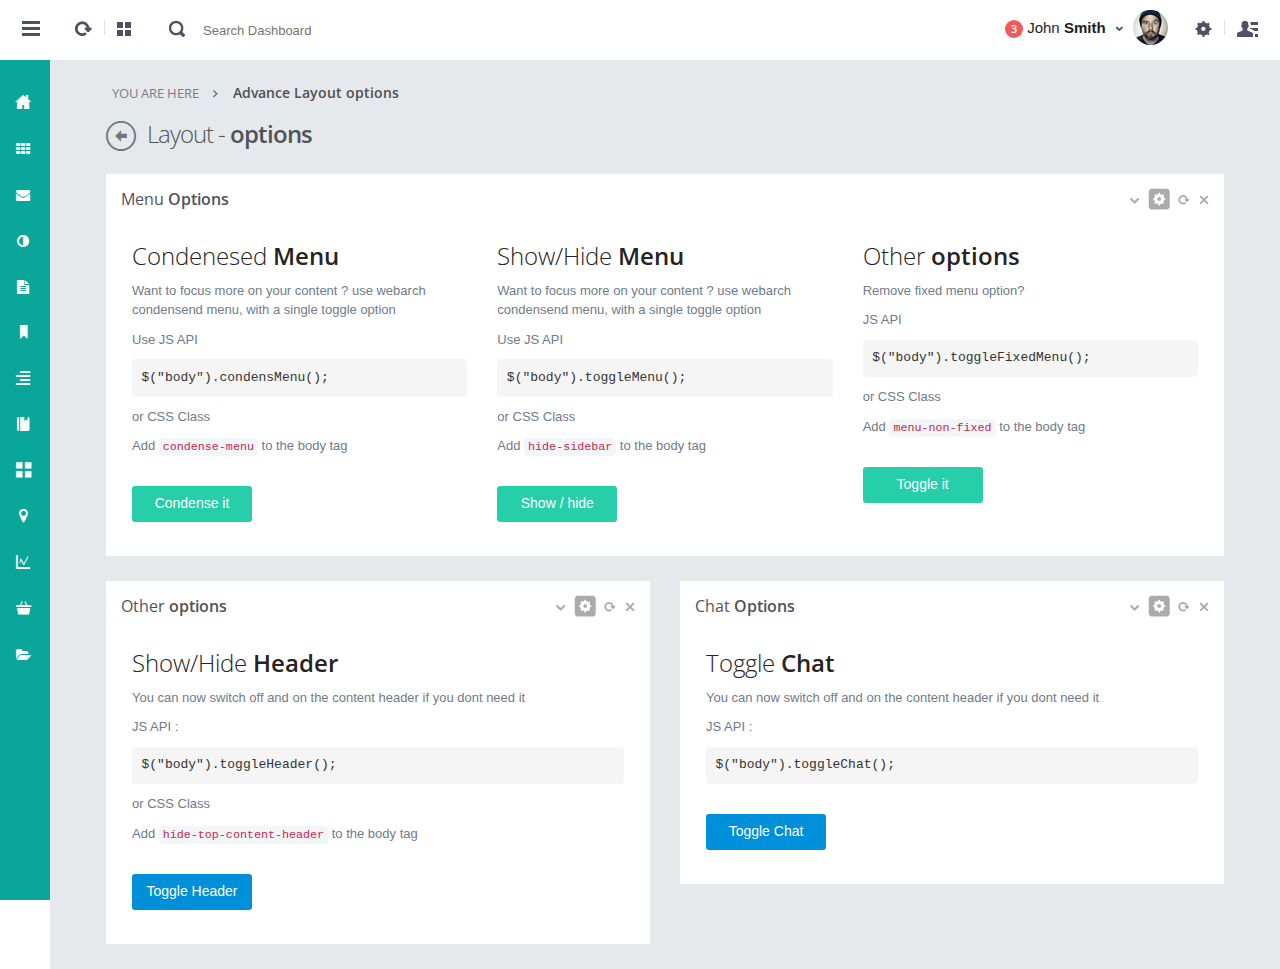
<file: boxed_layout_v2.html>
<!DOCTYPE html>
<html>
<head>
<meta http-equiv="content-type" content="text/html;charset=UTF-8" />
<meta charset="utf-8" />
<title>Webarch - Responsive Admin Dashboard</title>
<meta name="viewport" content="width=device-width, initial-scale=1.0, maximum-scale=1.0, user-scalable=no" />
<meta content="" name="description" />
<meta content="" name="author" />







<!-- BEGIN PLUGIN CSS -->
<link href="assets/plugins/pace/pace-theme-flash.css" rel="stylesheet" type="text/css" media="screen"/>
<link href="assets/plugins/bootstrapv3/css/bootstrap.min.css" rel="stylesheet" type="text/css"/>
<link href="assets/plugins/bootstrapv3/css/bootstrap-theme.min.css" rel="stylesheet" type="text/css"/>
<link href="assets/plugins/font-awesome/css/font-awesome.css" rel="stylesheet" type="text/css"/>
<link href="assets/plugins/animate.min.css" rel="stylesheet" type="text/css"/>
<link href="assets/plugins/jquery-scrollbar/jquery.scrollbar.css" rel="stylesheet" type="text/css"/>
<!-- END PLUGIN CSS -->
<!-- BEGIN CORE CSS FRAMEWORK -->
<link href="webarch/css/webarch.css" rel="stylesheet" type="text/css"/>
<!-- END CORE CSS FRAMEWORK -->
</head>
<!-- END HEAD -->

<!-- BEGIN BODY -->
<body class="">
<!-- BEGIN HEADER -->
<div class="header navbar navbar-inverse "> 
  <!-- BEGIN TOP NAVIGATION BAR -->
  <div class="navbar-inner">
	<div class="header-seperation"> 
		<ul class="nav pull-left notifcation-center" id="main-menu-toggle-wrapper" style="display:none">	
		 <li class="dropdown"> <a id="main-menu-toggle" href="#main-menu"  class="" > <div class="iconset top-menu-toggle-white"></div> </a> </li>		 
		</ul>
      <!-- BEGIN LOGO -->	
      <a href="index.html"><img src="assets/img/logo.png" class="logo" alt=""  data-src="assets/img/logo.png" data-src-retina="assets/img/logo2x.png" width="106" height="21"/></a>
      <!-- END LOGO --> 
      <ul class="nav pull-right notifcation-center">	
        <li class="dropdown" id="header_task_bar"> <a href="index.html" class="dropdown-toggle active" data-toggle=""> <div class="iconset top-home"></div> </a> </li>
        <li class="dropdown" id="header_inbox_bar" > <a href="email.html" class="dropdown-toggle" > <div class="iconset top-messages"></div>  <span class="badge" id="msgs-badge">2</span> </a></li>
		<li class="dropdown" id="portrait-chat-toggler" style="display:none"> <a href="#sidr" class="chat-menu-toggle"> <div class="iconset top-chat-white "></div> </a> </li>        
      </ul>
      </div>
      <!-- END RESPONSIVE MENU TOGGLER --> 
      <div class="header-quick-nav" > 
      <!-- BEGIN TOP NAVIGATION MENU -->
	  <div class="pull-left"> 
        <ul class="nav quick-section">
          <li class="quicklinks"> <a href="#" class="" onclick="$('body').condensMenu();">
            <div class="iconset top-menu-toggle-dark"></div>
            </a> </li>
        </ul>
        <ul class="nav quick-section">
          <li class="quicklinks"> <a href="#" class="" >
            <div class="iconset top-reload"></div>
            </a> </li>
          <li class="quicklinks"> <span class="h-seperate"></span></li>
          <li class="quicklinks"> <a href="#" class="" >
            <div class="iconset top-tiles"></div>
            </a> </li>
			<li class="m-r-10 input-prepend inside search-form no-boarder">
				<span class="add-on"> <span class="iconset top-search"></span></span>
				 <input name="" type="text"  class="no-boarder " placeholder="Search Dashboard" style="width:250px;">
			</li>
		  </ul>
	  </div>
	 <!-- END TOP NAVIGATION MENU -->
	 <!-- BEGIN CHAT TOGGLER -->
      <div class="pull-right"> 
		<div class="chat-toggler">	
				<a href="#" class="dropdown-toggle" id="my-task-list" data-placement="bottom"  data-content='' data-toggle="dropdown" data-original-title="Notifications">
					<div class="user-details"> 
						<div class="username">
							<span class="badge badge-important">3</span> 
							John <span class="bold">Smith</span>									
						</div>						
					</div> 
					<div class="iconset top-down-arrow"></div>
				</a>	
				<div id="notification-list" style="display:none">
					<div style="width:300px">
						  <div class="notification-messages info">
									<div class="user-profile">
										<img src="assets/img/profiles/d.jpg"  alt="" data-src="assets/img/profiles/d.jpg" data-src-retina="assets/img/profiles/d2x.jpg" width="35" height="35">
									</div>
									<div class="message-wrapper">
										<div class="heading">
											David Nester - Commented on your wall
										</div>
										<div class="description">
											Meeting postponed to tomorrow
										</div>
										<div class="date pull-left">
										A min ago
										</div>										
									</div>
									<div class="clearfix"></div>									
								</div>	
							<div class="notification-messages danger">
								<div class="iconholder">
									<i class="icon-warning-sign"></i>
								</div>
								<div class="message-wrapper">
									<div class="heading">
										Server load limited
									</div>
									<div class="description">
										Database server has reached its daily capicity
									</div>
									<div class="date pull-left">
									2 mins ago
									</div>
								</div>
								<div class="clearfix"></div>
							</div>	
							<div class="notification-messages success">
								<div class="user-profile">
									<img src="assets/img/profiles/h.jpg"  alt="" data-src="assets/img/profiles/h.jpg" data-src-retina="assets/img/profiles/h2x.jpg" width="35" height="35">
								</div>
								<div class="message-wrapper">
									<div class="heading">
										You haveve got 150 messages
									</div>
									<div class="description">
										150 newly unread messages in your inbox
									</div>
									<div class="date pull-left">
									An hour ago
									</div>									
								</div>
								<div class="clearfix"></div>
							</div>							
						</div>				
				</div>
				<div class="profile-pic"> 
					<img src="assets/img/profiles/avatar_small.jpg"  alt="" data-src="assets/img/profiles/avatar_small.jpg" data-src-retina="assets/img/profiles/avatar_small2x.jpg" width="35" height="35" /> 
				</div>       			
			</div>
		 <ul class="nav quick-section ">
			<li class="quicklinks"> 
				<a data-toggle="dropdown" class="dropdown-toggle  pull-right " href="#" id="user-options">						
					<div class="iconset top-settings-dark "></div> 	
				</a>
				<ul class="dropdown-menu  pull-right" role="menu" aria-labelledby="user-options">
                  <li><a href="user-profile.html"> My Account</a>
                  </li>
                  <li><a href="calender.html">My Calendar</a>
                  </li>
                  <li><a href="email.html"> My Inbox&nbsp;&nbsp;<span class="badge badge-important animated bounceIn">2</span></a>
                  </li>
                  <li class="divider"></li>                
                  <li><a href="login.html"><i class="fa fa-power-off"></i>&nbsp;&nbsp;Log Out</a></li>
               </ul>
			</li> 
			<li class="quicklinks"> <span class="h-seperate"></span></li> 
			<li class="quicklinks"> 	
			<a id="chat-menu-toggle" href="#sidr" class="chat-menu-toggle" ><div class="iconset top-chat-dark "><span class="badge badge-important hide" id="chat-message-count">1</span></div>
			</a> 
				<div class="simple-chat-popup chat-menu-toggle hide" >
					<div class="simple-chat-popup-arrow"></div><div class="simple-chat-popup-inner">
						 <div style="width:100px">
						 <div class="semi-bold">David Nester</div>
						 <div class="message">Hey you there </div>
						</div>
					</div>
				</div>
			</li> 
		</ul>
      </div>
	   <!-- END CHAT TOGGLER -->
      </div> 
      <!-- END TOP NAVIGATION MENU --> 
   
  </div>
  <!-- END TOP NAVIGATION BAR --> 
</div>
<!-- END HEADER -->
<!-- BEGIN CONTAINER -->
<div class="page-container row-fluid">
  <!-- BEGIN SIDEBAR -->
    <div class="page-sidebar " id="main-menu">
    <!-- BEGIN MINI-PROFILE -->
    <div class="page-sidebar-wrapper scrollbar-dynamic" id="main-menu-wrapper">
      <div class="user-info-wrapper">
        <div class="profile-wrapper"> <img src="assets/img/profiles/avatar.jpg"  alt="" data-src="assets/img/profiles/avatar.jpg" data-src-retina="assets/img/profiles/avatar2x.jpg" width="69" height="69" /> </div>
        <div class="user-info">
          <div class="greeting">Welcome</div>
          <div class="username">John <span class="semi-bold">Smith</span></div>
          <div class="status">Status<a href="#">
            <div class="status-icon green"></div>
            Online</a></div>
        </div>
      </div>
      <!-- END MINI-PROFILE -->
      <!-- BEGIN SIDEBAR MENU -->
      <p class="menu-title">BROWSE <span class="pull-right"><a href="javascript:;"><i class="fa fa-refresh"></i></a></span></p>
      <ul>
        <li class="start "> <a href="index.html"> <i class="icon-custom-home"></i> <span class="title">Dashboard</span> <span class="selected"></span> <span class="arrow "></span> </a> 
  		     <ul class="sub-menu">
              <li > <a href="dashboard_v1.html"> Dashboard v1 </a> </li>
              <li class=""> <a href="index.html "> Dashboard v2 <span class=" label label-info pull-right m-r-30">NEW</span></a></li>
            </ul>
		    </li>
        <li > <a href="widgets.html"> <i class="fa fa-th"></i> <span class="title">Widgets</span> <span class="label label-important pull-right ">HOT</span></a> </li>
        <li > 
          <a href="email.html"> <i class="fa fa-envelope"></i> <span class="title">Email</span> <span class=" badge badge-disable pull-right ">203</span>
          </a> 
        </li>
        <li > <a href="javascript:;"> <i class="fa fa fa-adjust"></i> <span class="title">Themes</span> <span class=" arrow" ></span> </a>
            <ul class="sub-menu">
              <li > <a href="theme_coporate.html">Coporate </a> </li>
              <li > <a href="theme_simple.html">Simple</a> </li>
              <li > <a href="theme_elegant.html">Elegant</a> </li>
            </ul>
        </li>    
        <li  class="open active" > <a href="javascript:;"> <i class="fa fa-file-text"></i> <span class="title">Layouts</span> <span class=" open  arrow" ></span> </a>
            <ul class="sub-menu">
              <li > <a href="layout_options.html"> Layout Options </a> </li>
              <li > <a href="boxed_layout.html">Boxed Layout </a> </li>
              <li > <a href="boxed_layout_v2.html">Inner Boxed Layout </a> </li>
              <li > <a href="extended_layout.html">Extended Layout</a> </li>
              <li > <a href="RTL.html">RTL Layout</a> </li>
              <li > <a href="horizontal_menu.html">Horizontal Menu</a> </li>
              <li > <a href="horizontal_menu_boxed.html">Horizontal Menu & Boxed</a> </li>    
            </ul>
        </li>             
        <li > <a href="javascript:;"> <i class="icon-custom-ui"></i> <span class="title">UI Elements</span> <span class=" arrow" ></span> </a>
          <ul class="sub-menu">
            <li > <a href="typography.html"> Typography </a> </li>
            <li > <a href="messages_notifications.html"> Messages & Notifications </a> </li>
            <li > <a href="notifications.html"> Notifications </a> </li>
            <li > <a href="icons.html">Icons</a> </li>
            <li class=""> <a href="buttons.html">Buttons</a> </li>
            <li > <a href="tabs_accordian.html"> Tabs & Accordions </a> </li>
            <li > <a href="sliders.html">Sliders</a> </li>
            <li > <a href="group_list.html">Group list </a> </li>
          </ul>
        </li>
        <li > <a href="javascript:;"> <i class="icon-custom-form"></i> <span class="title">Forms</span> <span class=" arrow" ></span> </a>
          <ul class="sub-menu">
            <li > <a href="form_elements.html">Form Elements </a> </li>
            <li > <a href="form_validations.html">Form Validations</a> </li>
          </ul>
        </li>
        <li > <a href="javascript:;"> <i class="icon-custom-portlets"></i> <span class="title">Grids</span> <span class=" arrow" ></span> </a>
          <ul class="sub-menu">
            <li > <a href="grids_simple.html">Simple Grids</a> </li>
            <li > <a href="grids_draggable.html">Draggable Grids </a> </li>
          </ul>
        </li>
        <li > <a href="javascript:;"> <i class="icon-custom-thumb"></i> <span class="title">Tables</span> <span class=" arrow" ></span> </a>
          <ul class="sub-menu">
            <li > <a href="tables.html"> Basic Tables </a> </li>
            <li > <a href="datatables.html"> Data Tables </a> </li>
          </ul>
        </li>
        <li > <a href="javascript:;"> <i class="icon-custom-map"></i> <span class="title">Maps</span> <span class=" arrow" ></span> </a>
          <ul class="sub-menu">
            <li > <a href="google_map.html"> Google Maps </a> </li>
            <li > <a href="vector_map.html"> Vector Maps </a> </li>
          </ul>
        </li>
        <li > <a href="charts.html"> <i class="icon-custom-chart"></i> <span class="title">Charts</span> </a> </li>
        <li > <a href="javascript:;"> <i class="icon-custom-extra"></i> <span class="title">Extra</span> <span class=" arrow" ></span> </a>
          <ul class="sub-menu">
            <li > <a href="user-profile.html"> User Profile </a> </li>
            <li > <a href="time_line.html"> Time line </a> </li>
            <li > <a href="support_ticket.html"> Support Ticket </a> </li>
            <li > <a href="gallery.html"> Gallery</a> </li>
            <li class=""><a href="calender.html"> Calendar</a> </li>
            <li > <a href="search_results.html"> Search Results </a> </li>
            <li > <a href="invoice.html"> Invoice </a> </li>
            <li > <a href="404.html"> 404 Page </a> </li>
            <li > <a href="500.html"> 500 Page </a> </li>
            <li > <a href="blank_template.html"> Blank Page </a> </li>
            <li > <a href="login.html"> Login </a> </li>
            <li > <a href="login_v2.html">Login v2</a> </li>
            <li > <a href="lockscreen.html"> Lockscreen </a> </li>
          </ul>
        </li>
        <li class=""> <a href="javascript:;"> <i class="fa fa-folder-open"></i> <span class="title">Menu Levels</span> <span class=" arrow" ></span> </a>
          <ul class="sub-menu">
            <li > <a href="javascript:;"> Level 1 </a> </li>
            <li > <a href="javascript:;"> <span class="title">Level 2</span> <span class=" arrow" ></span> </a>
              <ul class="sub-menu">
                <li > <a href="javascript:;"> Sub Menu </a> </li>
                <li > <a href="ujavascript:;"> Sub Menu </a> </li>
              </ul>
            </li>
          </ul>
        </li>
        <li class="hidden-lg hidden-md hidden-xs" id="more-widgets" > <a href="javascript:;"> <i class="fa fa-plus"></i></a>
          <ul class="sub-menu">
            <li class="side-bar-widgets">
              <p class="menu-title">FOLDER <span class="pull-right"><a href="#" class="create-folder"><i class="icon-plus"></i></a></span></p>
              <ul class="folders" >
                <li><a href="#">
                  <div class="status-icon green"></div>
                  My quick tasks </a> </li>
                <li><a href="#">
                  <div class="status-icon red"></div>
                  To do list </a> </li>
                <li><a href="#">
                  <div class="status-icon blue"></div>
                  Projects </a> </li>
                <li class="folder-input" style="display:none">
                  <input type="text" placeholder="Name of folder" class="no-boarder folder-name" name="" id="folder-name">
                </li>
              </ul>
              <p class="menu-title">PROJECTS </p>
              <div class="status-widget">
                <div class="status-widget-wrapper">
                  <div class="title">Freelancer<a href="#" class="remove-widget"><i class="icon-custom-cross"></i></a></div>
                  <p>Redesign home page</p>
                </div>
              </div>
              <div class="status-widget">
                <div class="status-widget-wrapper">
                  <div class="title">envato<a href="#" class="remove-widget"><i class="icon-custom-cross"></i></a></div>
                  <p>Statistical report</p>
                </div>
              </div>
            </li>
          </ul>
        </li>
      </ul>
      <div class="side-bar-widgets">
        <p class="menu-title">FOLDER <span class="pull-right"><a href="#" class="create-folder"> <i class="fa fa-plus"></i></a></span></p>
        <ul class="folders" >
          <li><a href="#">
            <div class="status-icon green"></div>
            My quick tasks </a> </li>
          <li><a href="#">
            <div class="status-icon red"></div>
            To do list </a> </li>
          <li><a href="#">
            <div class="status-icon blue"></div>
            Projects </a> </li>
          <li class="folder-input" style="display:none">
            <input type="text" placeholder="Name of folder" class="no-boarder folder-name" name="" >
          </li>
        </ul>
        <p class="menu-title">PROJECTS </p>
        <div class="status-widget">
          <div class="status-widget-wrapper">
            <div class="title">Freelancer<a href="#" class="remove-widget"><i class="icon-custom-cross"></i></a></div>
            <p>Redesign home page</p>
          </div>
        </div>
        <div class="status-widget">
          <div class="status-widget-wrapper">
            <div class="title">envato<a href="#" class="remove-widget"><i class="icon-custom-cross"></i></a></div>
            <p>Statistical report</p>
          </div>
        </div>
      </div>
      <div class="clearfix"></div>
      <!-- END SIDEBAR MENU -->
    </div>
  </div>
  <a href="#" class="scrollup">Scroll</a>
  <div class="footer-widget">
    <div class="progress transparent progress-small no-radius no-margin">
      <div class="progress-bar progress-bar-success animate-progress-bar" data-percentage="79%" style="width: 79%;"></div>
    </div>
    <div class="pull-right">
      <div class="details-status"> <span class="animate-number" data-value="86" data-animation-duration="560">86</span>% </div>
      <a href="lockscreen.html"><i class="fa fa-power-off"></i></a></div>
  </div>
  <!-- END SIDEBAR --> 
  <!-- BEGIN PAGE CONTAINER-->
  <div class="page-content"> 
    <!-- BEGIN SAMPLE PORTLET CONFIGURATION MODAL FORM-->
    <div id="portlet-config" class="modal hide">
      <div class="modal-header">
        <button data-dismiss="modal" class="close" type="button"></button>
        <h3>Widget Settings</h3>
      </div>
      <div class="modal-body"> Widget settings form goes here </div>
    </div>
    <div class="clearfix"></div>
    <div class="content container">  
      <ul class="breadcrumb">
        <li>
          <p>YOU ARE HERE</p>
        </li>
        <li><a href="#" class="active">Advance Layout options</a> </li>
      </ul>
      <div class="page-title"> <i class="icon-custom-left"></i>
        <h3>Layout - <span class="semi-bold">options</span></h3>
      </div>
      <div class="row">
        <div class="col-md-12">
          <div class="grid simple">
            <div class="grid-title no-border">
              <h4>Menu <span class="semi-bold">Options</span></h4>
              <div class="tools"> <a href="javascript:;" class="collapse"></a> <a href="#grid-config" data-toggle="modal" class="config"></a> <a href="javascript:;" class="reload"></a> <a href="javascript:;" class="remove"></a> </div>
            </div>
            <div class="grid-body no-border">
              <div class="row">
                <div class="col-md-4">
                  <h3>Condenesed <span class="semi-bold">Menu</span></h3>
                  <p>Want to focus more on your content ? use webarch condensend menu, with a single toggle option</p>
                   <p> Use JS API <pre>$("body").condensMenu();</pre></p>
                   <p> or CSS Class </p><p> Add <code>condense-menu</code> to the body tag</p>
                  <br>
                  <button type="button" class="btn btn-primary btn-cons" onclick="$('body').condensMenu();">Condense it</button>
                </div>
                <div class="col-md-4">
                  <h3>Show/Hide <span class="semi-bold">Menu</span></h3>
                   <p>Want to focus more on your content ? use webarch condensend menu, with a single toggle option</p>
                   <p> Use JS API <pre>$("body").toggleMenu();</pre></p>
                   <p> or CSS Class </p><p> Add <code>hide-sidebar</code> to the body tag</p>
                  <br>
                  <button type="button" class="btn btn-primary btn-cons" onclick="$('body').toggleMenu();">Show / hide</button>
                </div>
                <div class="col-md-4">
                  <h3>Other<span class="semi-bold"> options</span></h3>
                    <p>Remove fixed menu option?</p>
                   <p> JS API <pre>$("body").toggleFixedMenu();</pre></p>
                   <p> or CSS Class </p><p> Add <code>menu-non-fixed</code> to the body tag</p>
                  <br>
                  <button type="button" class="btn btn-primary btn-cons" onclick="$('body').toggleFixedMenu();">Toggle it</button>
                </div>
              </div>
              </div>
            </div>
        </div>
      </div>   
      <div class="row">
        <div class="col-md-6">
          <div class="grid simple">
            <div class="grid-title no-border">
              <h4>Other <span class="semi-bold">options</span></h4>
              <div class="tools"> <a href="javascript:;" class="collapse"></a> <a href="#grid-config" data-toggle="modal" class="config"></a> <a href="javascript:;" class="reload"></a> <a href="javascript:;" class="remove"></a> </div>
            </div>
            <div class="grid-body no-border">
                  <h3>Show/Hide <span class="semi-bold">Header</span></h3>
                  <p>You can now switch off and on the content header if you dont need it</p>
                   <p> JS API :<pre>$("body").toggleHeader();</pre></p>
                   <p> or CSS Class </p><p> Add <code>hide-top-content-header</code> to the body tag</p>
                  <br>
                  <button type="button" class="btn btn-success btn-cons" onclick="$('body').toggleHeader();">Toggle Header</button>
            </div>
        </div>
      </div>
            <div class="col-md-6">
          <div class="grid simple">
            <div class="grid-title no-border">
              <h4>Chat <span class="semi-bold">Options</span></h4>
              <div class="tools"> <a href="javascript:;" class="collapse"></a> <a href="#grid-config" data-toggle="modal" class="config"></a> <a href="javascript:;" class="reload"></a> <a href="javascript:;" class="remove"></a> </div>
            </div>
            <div class="grid-body no-border">
                  <h3>Toggle <span class="semi-bold">Chat</span></h3>
                  <p>You can now switch off and on the content header if you dont need it</p>
                   <p> JS API :<pre>$("body").toggleChat();</pre></p>
                  <br>
                  <button type="button" class="btn btn-success btn-cons" onclick="$('#sidr').toggleChat();">Toggle Chat</button>
            </div>
        </div>
      </div>
    </div>


    </div>
  </div>
<!-- BEGIN CHAT --> 
<div class="chat-window-wrapper">
	<div id="main-chat-wrapper" class="inner-content">
        <div class="chat-window-wrapper scroller scrollbar-dynamic" id="chat-users" >
            <div class="chat-header">	
            <div class="pull-left">
                <input type="text" placeholder="search">
            </div>		
                <div class="pull-right">
                    <a href="#" class="" ><div class="iconset top-settings-dark "></div> </a>
                </div>			
            </div>	
            <div class="side-widget">
               <div class="side-widget-title">group chats</div>
                <div class="side-widget-content">
                 <div id="groups-list">
                    <ul class="groups" >
                        <li><a href="#"><div class="status-icon green"></div>Office work</a></li>
                        <li><a href="#"><div class="status-icon green"></div>Personal vibes</a></li>
                    </ul>
                </div>
                </div>
            </div>
            <div class="side-widget fadeIn">
               <div class="side-widget-title">favourites</div>
               <div id="favourites-list">
                <div class="side-widget-content" >
                    <div class="user-details-wrapper active" data-chat-status="online" data-chat-user-pic="assets/img/profiles/d.jpg" data-chat-user-pic-retina="assets/img/profiles/d2x.jpg" data-user-name="Jane Smith">
                        <div class="user-profile">
                            <img src="assets/img/profiles/d.jpg"  alt="" data-src="assets/img/profiles/d.jpg" data-src-retina="assets/img/profiles/d2x.jpg" width="35" height="35">
                        </div>
                        <div class="user-details">
                            <div class="user-name">
                            Jane Smith
                            </div>
                            <div class="user-more">
                            Hello you there?
                            </div>
                        </div>
                        <div class="user-details-status-wrapper">
                            <span class="badge badge-important">3</span>
                        </div>
                        <div class="user-details-count-wrapper">
                            <div class="status-icon green"></div>
                        </div>
                        <div class="clearfix"></div>
                    </div>	
                    <div class="user-details-wrapper" data-chat-status="busy" data-chat-user-pic="assets/img/profiles/d.jpg" data-chat-user-pic-retina="assets/img/profiles/d2x.jpg" data-user-name="David Nester">
                        <div class="user-profile">
                            <img src="assets/img/profiles/c.jpg"  alt="" data-src="assets/img/profiles/c.jpg" data-src-retina="assets/img/profiles/c2x.jpg" width="35" height="35">
                        </div>
                        <div class="user-details">
                            <div class="user-name">
                            David Nester
                            </div>
                            <div class="user-more">
                            Busy, Do not disturb
                            </div>
                        </div>
                        <div class="user-details-status-wrapper">
                            <div class="clearfix"></div>
                        </div>
                        <div class="user-details-count-wrapper">
                            <div class="status-icon red"></div>
                        </div>
                        <div class="clearfix"></div>
                    </div>					
                </div>
                </div>
            </div>
            <div class="side-widget">
               <div class="side-widget-title">more friends</div>
                 <div class="side-widget-content" id="friends-list">
                    <div class="user-details-wrapper" data-chat-status="online" data-chat-user-pic="assets/img/profiles/d.jpg" data-chat-user-pic-retina="assets/img/profiles/d2x.jpg" data-user-name="Jane Smith">
                        <div class="user-profile">
                            <img src="assets/img/profiles/d.jpg"  alt="" data-src="assets/img/profiles/d.jpg" data-src-retina="assets/img/profiles/d2x.jpg" width="35" height="35">
                        </div>
                        <div class="user-details">
                            <div class="user-name">
                            Jane Smith
                            </div>
                            <div class="user-more">
                            Hello you there?
                            </div>
                        </div>
                        <div class="user-details-status-wrapper">

                        </div>
                        <div class="user-details-count-wrapper">
                            <div class="status-icon green"></div>
                        </div>
                        <div class="clearfix"></div>
                    </div>	
                    <div class="user-details-wrapper" data-chat-status="busy" data-chat-user-pic="assets/img/profiles/d.jpg" data-chat-user-pic-retina="assets/img/profiles/d2x.jpg" data-user-name="David Nester">
                        <div class="user-profile">
                            <img src="assets/img/profiles/h.jpg"  alt="" data-src="assets/img/profiles/h.jpg" data-src-retina="assets/img/profiles/h2x.jpg" width="35" height="35">
                        </div>
                        <div class="user-details">
                            <div class="user-name">
                            David Nester
                            </div>
                            <div class="user-more">
                            Busy, Do not disturb
                            </div>
                        </div>
                        <div class="user-details-status-wrapper">
                            <div class="clearfix"></div>
                        </div>
                        <div class="user-details-count-wrapper">
                            <div class="status-icon red"></div>
                        </div>
                        <div class="clearfix"></div>
                    </div>		
                    <div class="user-details-wrapper" data-chat-status="online" data-chat-user-pic="assets/img/profiles/d.jpg" data-chat-user-pic-retina="assets/img/profiles/d2x.jpg" data-user-name="Jane Smith">
                        <div class="user-profile">
                            <img src="assets/img/profiles/c.jpg"  alt="" data-src="assets/img/profiles/c.jpg" data-src-retina="assets/img/profiles/c2x.jpg" width="35" height="35">
                        </div>
                        <div class="user-details">
                            <div class="user-name">
                            Jane Smith
                            </div>
                            <div class="user-more">
                            Hello you there?
                            </div>
                        </div>
                        <div class="user-details-status-wrapper">

                        </div>
                        <div class="user-details-count-wrapper">
                            <div class="status-icon green"></div>
                        </div>
                        <div class="clearfix"></div>
                    </div>	
                    <div class="user-details-wrapper" data-chat-status="busy" data-chat-user-pic="assets/img/profiles/d.jpg" data-chat-user-pic-retina="assets/img/profiles/d2x.jpg" data-user-name="David Nester">
                        <div class="user-profile">
                            <img src="assets/img/profiles/h.jpg"  alt="" data-src="assets/img/profiles/h.jpg" data-src-retina="assets/img/profiles/h2x.jpg" width="35" height="35">
                        </div>
                        <div class="user-details">
                            <div class="user-name">
                            David Nester
                            </div>
                            <div class="user-more">
                            Busy, Do not disturb
                            </div>
                        </div>
                        <div class="user-details-status-wrapper">
                            <div class="clearfix"></div>
                        </div>
                        <div class="user-details-count-wrapper">
                            <div class="status-icon red"></div>
                        </div>
                        <div class="clearfix"></div>
                    </div>				
                </div>		
            </div>
        </div>

        <div class="chat-window-wrapper" id="messages-wrapper" style="display:none">
        <div class="chat-header">	
            <div class="pull-left">
                <input type="text" placeholder="search">
            </div>		
                <div class="pull-right">
                    <a href="#" class="" ><div class="iconset top-settings-dark "></div> </a>
                </div>					
            </div>
        <div class="clearfix"></div>	
        <div class="chat-messages-header">
        <div class="status online"></div><span class="semi-bold">Jane Smith(Typing..)</span>
        <a href="#" class="chat-back"><i class="icon-custom-cross"></i></a>
        </div>
        <div class="chat-messages scrollbar-dynamic clearfix">
            <div class="inner-scroll-content clearfix">
            <div class="sent_time">Yesterday 11:25pm</div>
            <div class="user-details-wrapper " >
                <div class="user-profile">
                    <img src="assets/img/profiles/d.jpg"  alt="" data-src="assets/img/profiles/d.jpg" data-src-retina="assets/img/profiles/d2x.jpg" width="35" height="35">
                </div>
                <div class="user-details">
                  <div class="bubble">	
                        Hello, You there?
                   </div>
                </div>					
                <div class="clearfix"></div>
               <div class="sent_time off">Yesterday 11:25pm</div>
            </div>		
            <div class="user-details-wrapper ">
                <div class="user-profile">
                    <img src="assets/img/profiles/d.jpg"  alt="" data-src="assets/img/profiles/d.jpg" data-src-retina="assets/img/profiles/d2x.jpg" width="35" height="35">
                </div>
                <div class="user-details">
                  <div class="bubble">	
                        How was the meeting?
                   </div>
                </div>					
                <div class="clearfix"></div>
                <div class="sent_time off">Yesterday 11:25pm</div>
            </div>
            <div class="user-details-wrapper ">
                <div class="user-profile">
                    <img src="assets/img/profiles/d.jpg"  alt="" data-src="assets/img/profiles/d.jpg" data-src-retina="assets/img/profiles/d2x.jpg" width="35" height="35">
                </div>
                <div class="user-details">
                  <div class="bubble">	
                        Let me know when you free
                   </div>
                </div>					
                <div class="clearfix"></div>
                <div class="sent_time off">Yesterday 11:25pm</div>
            </div>
            <div class="sent_time ">Today 11:25pm</div>
            <div class="user-details-wrapper pull-right">
                <div class="user-details">
                  <div class="bubble sender">	
                        Let me know when you free
                   </div>
                </div>					
                <div class="clearfix"></div>
                <div class="sent_time off">Sent On Tue, 2:45pm</div>
            </div>		
        </div>
        </div>
        <div class="chat-input-wrapper" style="display:none">
            <textarea id="chat-message-input" rows="1" placeholder="Type your message"></textarea>
        </div>
        <div class="clearfix"></div>
        </div>
    </div>
</div>
<!-- END CHAT -->
 </div>
<!-- END CONTAINER --> 
<script src="assets/plugins/pace/pace.min.js" type="text/javascript"></script>  
<!-- BEGIN JS DEPENDECENCIES--> 
<script src="assets/plugins/jquery/jquery-1.11.3.min.js" type="text/javascript"></script> 
<script src="assets/plugins/bootstrapv3/js/bootstrap.min.js" type="text/javascript"></script> 
<script src="assets/plugins/jquery-block-ui/jqueryblockui.min.js" type="text/javascript"></script> 
<script src="assets/plugins/jquery-unveil/jquery.unveil.min.js" type="text/javascript"></script> 
<script src="assets/plugins/jquery-scrollbar/jquery.scrollbar.min.js" type="text/javascript"></script>
<script src="assets/plugins/jquery-numberAnimate/jquery.animateNumbers.js" type="text/javascript"></script>
<script src="assets/plugins/jquery-validation/js/jquery.validate.min.js" type="text/javascript"></script>
<script src="assets/plugins/bootstrap-select2/select2.min.js" type="text/javascript"></script>
<!-- END CORE JS DEPENDECENCIES--> 
<!-- BEGIN CORE TEMPLATE JS --> 
<script src="webarch/js/webarch.js" type="text/javascript"></script> 
<script src="assets/js/chat.js" type="text/javascript"></script> 
<!-- END CORE TEMPLATE JS --> 

<script>
$("body").condensMenu();
$("body").toggleMenu();
$("body").toggleMenu();
</script>
</body>
</html>
</file>
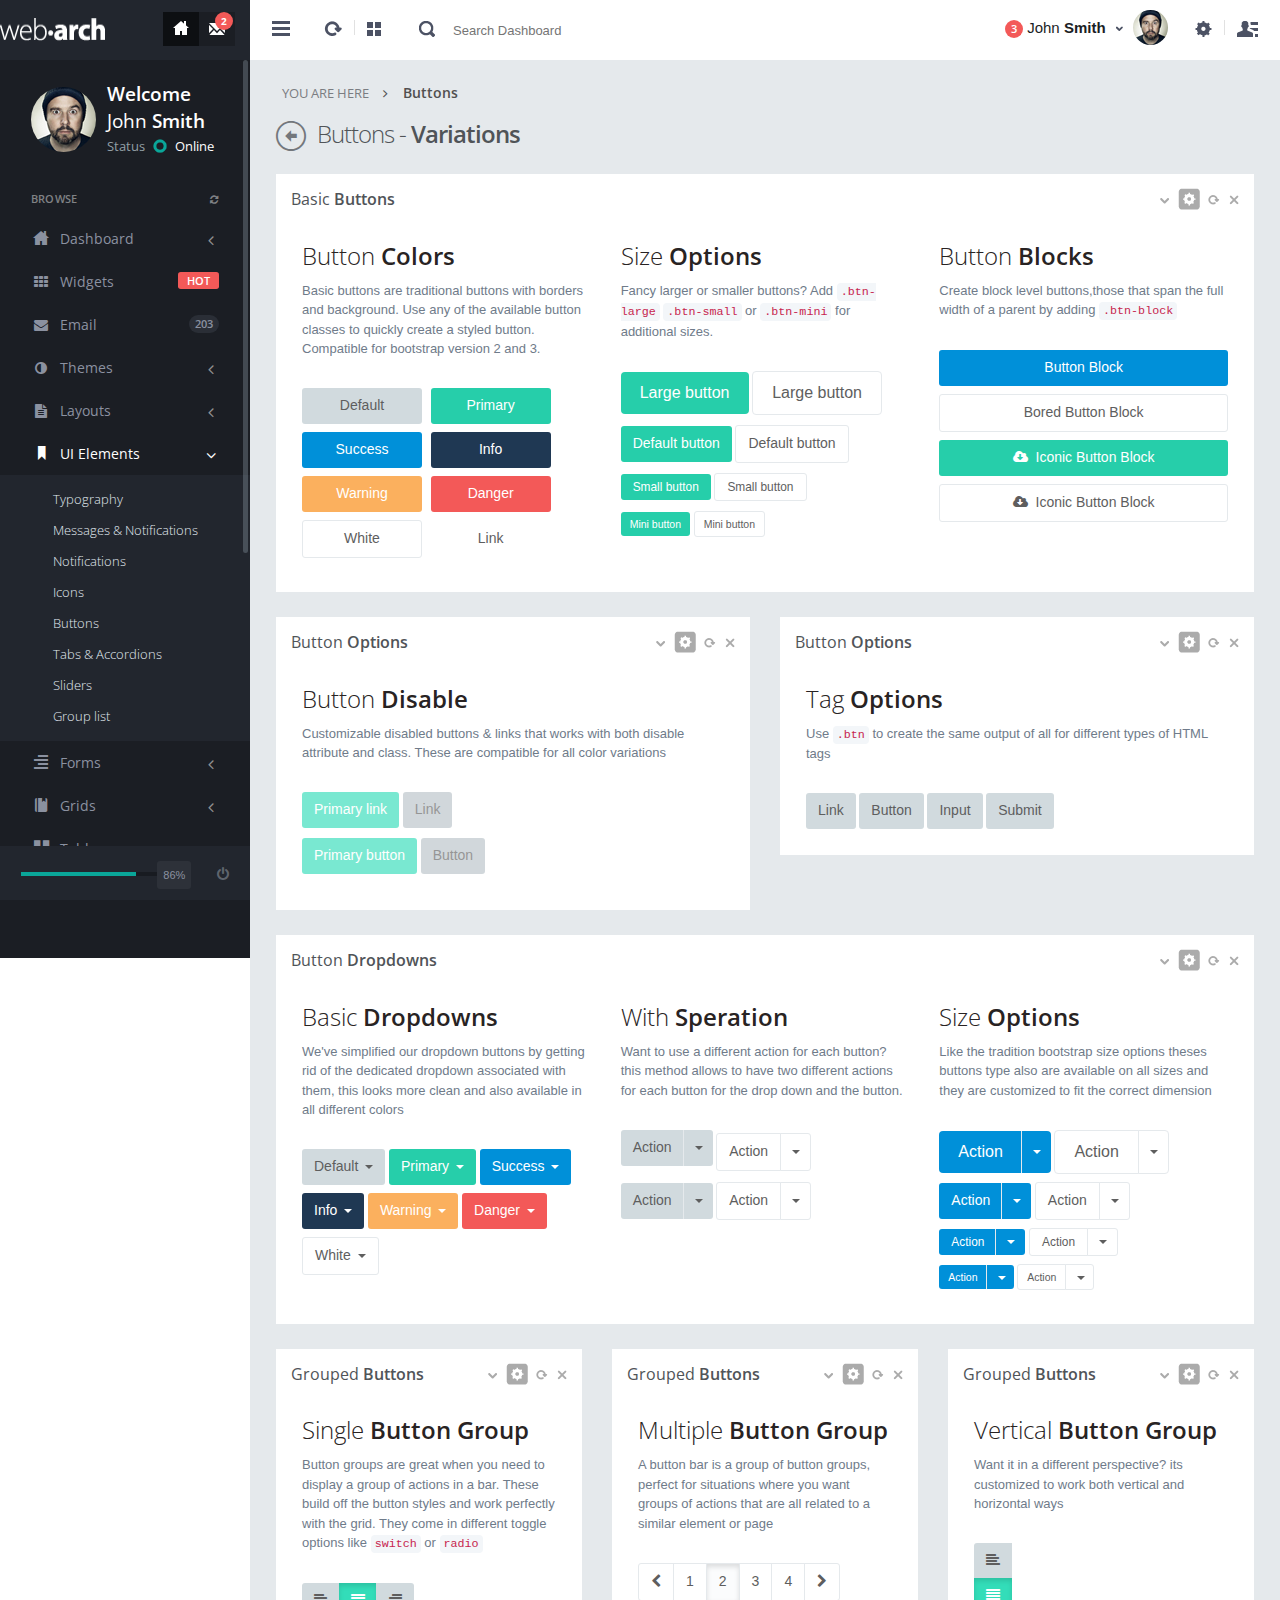
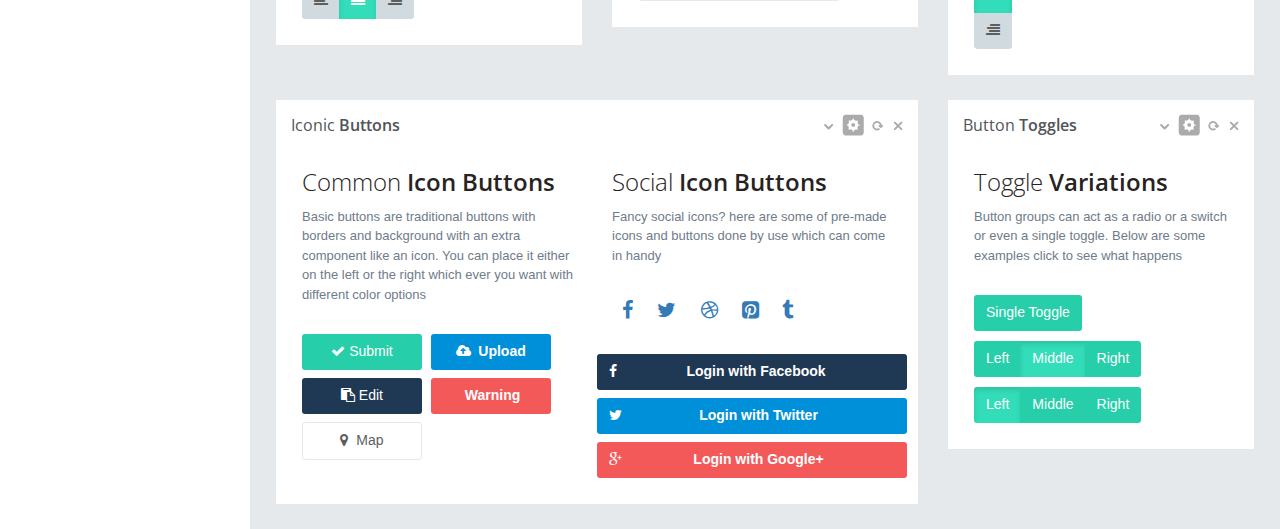
<file: buttons.html>
<!DOCTYPE html>
<html>
<head>
<meta http-equiv="content-type" content="text/html;charset=UTF-8" />
<meta charset="utf-8" />
<title>Webarch - Responsive Admin Dashboard</title>
<meta name="viewport" content="width=device-width, initial-scale=1.0, maximum-scale=1.0, user-scalable=no" />
<meta content="" name="description" />
<meta content="" name="author" />







<!-- BEGIN PLUGIN CSS -->
<link href="assets/plugins/pace/pace-theme-flash.css" rel="stylesheet" type="text/css" media="screen"/>
<link href="assets/plugins/bootstrapv3/css/bootstrap.min.css" rel="stylesheet" type="text/css"/>
<link href="assets/plugins/bootstrapv3/css/bootstrap-theme.min.css" rel="stylesheet" type="text/css"/>
<link href="assets/plugins/font-awesome/css/font-awesome.css" rel="stylesheet" type="text/css"/>
<link href="assets/plugins/animate.min.css" rel="stylesheet" type="text/css"/>
<link href="assets/plugins/jquery-scrollbar/jquery.scrollbar.css" rel="stylesheet" type="text/css"/>
<!-- END PLUGIN CSS -->
<!-- BEGIN CORE CSS FRAMEWORK -->
<link href="webarch/css/webarch.css" rel="stylesheet" type="text/css"/>
<!-- END CORE CSS FRAMEWORK -->
</head>
<!-- BEGIN BODY -->
<body class="">
<!-- BEGIN HEADER -->
<div class="header navbar navbar-inverse "> 
  <!-- BEGIN TOP NAVIGATION BAR -->
  <div class="navbar-inner">
	<div class="header-seperation"> 
		<ul class="nav pull-left notifcation-center visible-xs visible-sm">	
		 <li class="dropdown"> 
		 	<a href="#main-menu" data-webarch="toggle-left-side"> 
		 		<div class="iconset top-menu-toggle-white"></div> 
		 	</a> 
		 </li>		 
		</ul>
      <!-- BEGIN LOGO -->	
      <a href="index.html">
      	
		  <img src="assets/img/logo.png" class="logo" alt=""  data-src="assets/img/logo.png" data-src-retina="assets/img/logo2x.png" width="106" height="21"/>
		
      </a>
      <!-- END LOGO --> 
      <ul class="nav pull-right notifcation-center">	
        <li class="dropdown hidden-xs hidden-sm"> 
        	<a href="index.html" class="dropdown-toggle active" data-toggle=""> 
        		<div class="iconset top-home"></div>
        	</a>
        </li>
        <li class="dropdown hidden-xs hidden-sm"> 
        	<a href="email.html" class="dropdown-toggle" > 
        		<div class="iconset top-messages"></div><span class="badge">2</span> 
        	</a>
        </li>
		<li class="dropdown visible-xs visible-sm"> 
			<a href="#" data-webarch="toggle-right-side">
				<div class="iconset top-chat-white "></div>
			</a> 
		</li>        
      </ul>
      </div>
      <!-- END RESPONSIVE MENU TOGGLER --> 
      <div class="header-quick-nav" > 
      <!-- BEGIN TOP NAVIGATION MENU -->
	  <div class="pull-left"> 
        <ul class="nav quick-section">
          <li class="quicklinks"> <a href="#" class="" id="layout-condensed-toggle" >
            <div class="iconset top-menu-toggle-dark"></div>
            </a> </li>
        </ul>
        <ul class="nav quick-section">
          <li class="quicklinks"> <a href="#" class="" >
            <div class="iconset top-reload"></div>
            </a> </li>
          <li class="quicklinks"> <span class="h-seperate"></span></li>
          <li class="quicklinks"> <a href="#" class="" >
            <div class="iconset top-tiles"></div>
            </a> </li>
			<li class="m-r-10 input-prepend inside search-form no-boarder">
				<span class="add-on"> <span class="iconset top-search"></span></span>
				 <input name="" type="text"  class="no-boarder " placeholder="Search Dashboard" style="width:250px;">
			</li>
		  </ul>
	  </div>
	 <!-- END TOP NAVIGATION MENU -->
	 <!-- BEGIN CHAT TOGGLER -->
      <div class="pull-right"> 
		<div class="chat-toggler">	
				<a href="#" class="dropdown-toggle" id="my-task-list" data-placement="bottom"  data-content='' data-toggle="dropdown" data-original-title="Notifications">
					<div class="user-details"> 
						<div class="username">
							<span class="badge badge-important">3</span> 
							John <span class="bold">Smith</span>									
						</div>						
					</div> 
					<div class="iconset top-down-arrow"></div>
				</a>	
				<div id="notification-list" style="display:none">
					<div style="width:300px">
						  <div class="notification-messages info">
									<div class="user-profile">
										<img src="assets/img/profiles/d.jpg"  alt="" data-src="assets/img/profiles/d.jpg" data-src-retina="assets/img/profiles/d2x.jpg" width="35" height="35">
									</div>
									<div class="message-wrapper">
										<div class="heading">
											David Nester - Commented on your wall
										</div>
										<div class="description">
											Meeting postponed to tomorrow
										</div>
										<div class="date pull-left">
										A min ago
										</div>										
									</div>
									<div class="clearfix"></div>									
								</div>	
							<div class="notification-messages danger">
								<div class="iconholder">
									<i class="icon-warning-sign"></i>
								</div>
								<div class="message-wrapper">
									<div class="heading">
										Server load limited
									</div>
									<div class="description">
										Database server has reached its daily capicity
									</div>
									<div class="date pull-left">
									2 mins ago
									</div>
								</div>
								<div class="clearfix"></div>
							</div>	
							<div class="notification-messages success">
								<div class="user-profile">
									<img src="assets/img/profiles/h.jpg"  alt="" data-src="assets/img/profiles/h.jpg" data-src-retina="assets/img/profiles/h2x.jpg" width="35" height="35">
								</div>
								<div class="message-wrapper">
									<div class="heading">
										You haveve got 150 messages
									</div>
									<div class="description">
										150 newly unread messages in your inbox
									</div>
									<div class="date pull-left">
									An hour ago
									</div>									
								</div>
								<div class="clearfix"></div>
							</div>							
						</div>				
				</div>
				<div class="profile-pic"> 
					<img src="assets/img/profiles/avatar_small.jpg"  alt="" data-src="assets/img/profiles/avatar_small.jpg" data-src-retina="assets/img/profiles/avatar_small2x.jpg" width="35" height="35" /> 
				</div>       			
			</div>
		 <ul class="nav quick-section ">
			<li class="quicklinks"> 
				<a data-toggle="dropdown" class="dropdown-toggle  pull-right " href="#" id="user-options">
					<div class="iconset top-settings-dark "></div> 	
				</a>
				<ul class="dropdown-menu  pull-right" role="menu" aria-labelledby="user-options">
                  <li>
                  	<a href="user-profile.html"> My Account</a>
                  </li>
                  <li>
                  	<a href="calender.html">My Calendar</a>
                  </li>
                  <li>
                  	<a href="email.html"> My Inbox&nbsp;&nbsp;
                  		<span class="badge badge-important animated bounceIn">2</span>
                  	</a>
                  </li>
                  <li class="divider"></li>                
                  <li>
                  	<a href="login.html"><i class="fa fa-power-off"></i>&nbsp;&nbsp;Log Out</a>
                  </li>
               </ul>
			</li> 
			<li class="quicklinks"> <span class="h-seperate"></span></li> 
			<li class="quicklinks"> 	
				<a href="#" class="chat-menu-toggle" data-webarch="toggle-right-side"><div class="iconset top-chat-dark "><span class="badge badge-important hide">1</span></div>
				</a> 
				<div class="simple-chat-popup chat-menu-toggle hide" >
					<div class="simple-chat-popup-arrow"></div><div class="simple-chat-popup-inner">
						 <div style="width:100px">
						 <div class="semi-bold">David Nester</div>
						 <div class="message">Hey you there </div>
						</div>
					</div>
				</div>
			</li> 
		</ul>
      </div>
	   <!-- END CHAT TOGGLER -->
      </div> 
      <!-- END TOP NAVIGATION MENU --> 
   
  </div>
  <!-- END TOP NAVIGATION BAR --> 
</div>
<!-- END HEADER -->
<!-- BEGIN CONTAINER -->
<div class="page-container row-fluid">
  <!-- BEGIN SIDEBAR -->
    <div class="page-sidebar " id="main-menu">
    <!-- BEGIN MINI-PROFILE -->
    <div class="page-sidebar-wrapper scrollbar-dynamic" id="main-menu-wrapper">
      <div class="user-info-wrapper">
        <div class="profile-wrapper"> <img src="assets/img/profiles/avatar.jpg"  alt="" data-src="assets/img/profiles/avatar.jpg" data-src-retina="assets/img/profiles/avatar2x.jpg" width="69" height="69" /> </div>
        <div class="user-info">
          <div class="greeting">Welcome</div>
          <div class="username">John <span class="semi-bold">Smith</span></div>
          <div class="status">Status<a href="#">
            <div class="status-icon green"></div>
            Online</a></div>
        </div>
      </div>
      <!-- END MINI-PROFILE -->
      <!-- BEGIN SIDEBAR MENU -->
      <p class="menu-title">BROWSE <span class="pull-right"><a href="javascript:;"><i class="fa fa-refresh"></i></a></span></p>
      <ul>
        <li class="start "> <a href="index.html"> <i class="icon-custom-home"></i> <span class="title">Dashboard</span> <span class="selected"></span> <span class="arrow "></span> </a> 
  		     <ul class="sub-menu">
              <li > <a href="dashboard_v1.html"> Dashboard v1 </a> </li>
              <li class=""> <a href="index.html "> Dashboard v2 <span class=" label label-info pull-right m-r-30">NEW</span></a></li>
            </ul>
		    </li>
        <li > <a href="widgets.html"> <i class="fa fa-th"></i> <span class="title">Widgets</span> <span class="label label-important pull-right ">HOT</span></a> </li>
        <li > 
          <a href="email.html"> <i class="fa fa-envelope"></i> <span class="title">Email</span> <span class=" badge badge-disable pull-right ">203</span>
          </a> 
        </li>
        <li > <a href="javascript:;"> <i class="fa fa fa-adjust"></i> <span class="title">Themes</span> <span class=" arrow" ></span> </a>
            <ul class="sub-menu">
              <li > <a href="theme_coporate.html">Coporate </a> </li>
              <li > <a href="theme_simple.html">Simple</a> </li>
              <li > <a href="theme_elegant.html">Elegant</a> </li>
            </ul>
        </li>    
        <li > <a href="javascript:;"> <i class="fa fa-file-text"></i> <span class="title">Layouts</span> <span class=" arrow" ></span> </a>
            <ul class="sub-menu">
              <li > <a href="layout_options.html"> Layout Options </a> </li>
              <li > <a href="boxed_layout.html">Boxed Layout </a> </li>
              <li > <a href="boxed_layout_v2.html">Inner Boxed Layout </a> </li>
              <li > <a href="extended_layout.html">Extended Layout</a> </li>
              <li > <a href="RTL.html">RTL Layout</a> </li>
              <li > <a href="horizontal_menu.html">Horizontal Menu</a> </li>
              <li > <a href="horizontal_menu_boxed.html">Horizontal Menu & Boxed</a> </li>    
            </ul>
        </li>             
        <li  class="open active" > <a href="javascript:;"> <i class="icon-custom-ui"></i> <span class="title">UI Elements</span> <span class=" open  arrow" ></span> </a>
          <ul class="sub-menu">
            <li > <a href="typography.html"> Typography </a> </li>
            <li > <a href="messages_notifications.html"> Messages & Notifications </a> </li>
            <li > <a href="notifications.html"> Notifications </a> </li>
            <li > <a href="icons.html">Icons</a> </li>
            <li class=""> <a href="buttons.html">Buttons</a> </li>
            <li > <a href="tabs_accordian.html"> Tabs & Accordions </a> </li>
            <li > <a href="sliders.html">Sliders</a> </li>
            <li > <a href="group_list.html">Group list </a> </li>
          </ul>
        </li>
        <li > <a href="javascript:;"> <i class="icon-custom-form"></i> <span class="title">Forms</span> <span class=" arrow" ></span> </a>
          <ul class="sub-menu">
            <li > <a href="form_elements.html">Form Elements </a> </li>
            <li > <a href="form_validations.html">Form Validations</a> </li>
          </ul>
        </li>
        <li > <a href="javascript:;"> <i class="icon-custom-portlets"></i> <span class="title">Grids</span> <span class=" arrow" ></span> </a>
          <ul class="sub-menu">
            <li > <a href="grids_simple.html">Simple Grids</a> </li>
            <li > <a href="grids_draggable.html">Draggable Grids </a> </li>
          </ul>
        </li>
        <li > <a href="javascript:;"> <i class="icon-custom-thumb"></i> <span class="title">Tables</span> <span class=" arrow" ></span> </a>
          <ul class="sub-menu">
            <li > <a href="tables.html"> Basic Tables </a> </li>
            <li > <a href="datatables.html"> Data Tables </a> </li>
          </ul>
        </li>
        <li > <a href="javascript:;"> <i class="icon-custom-map"></i> <span class="title">Maps</span> <span class=" arrow" ></span> </a>
          <ul class="sub-menu">
            <li > <a href="google_map.html"> Google Maps </a> </li>
            <li > <a href="vector_map.html"> Vector Maps </a> </li>
          </ul>
        </li>
        <li > <a href="charts.html"> <i class="icon-custom-chart"></i> <span class="title">Charts</span> </a> </li>
        <li > <a href="javascript:;"> <i class="icon-custom-extra"></i> <span class="title">Extra</span> <span class=" arrow" ></span> </a>
          <ul class="sub-menu">
            <li > <a href="user-profile.html"> User Profile </a> </li>
            <li > <a href="time_line.html"> Time line </a> </li>
            <li > <a href="support_ticket.html"> Support Ticket </a> </li>
            <li > <a href="gallery.html"> Gallery</a> </li>
            <li class=""><a href="calender.html"> Calendar</a> </li>
            <li > <a href="search_results.html"> Search Results </a> </li>
            <li > <a href="invoice.html"> Invoice </a> </li>
            <li > <a href="404.html"> 404 Page </a> </li>
            <li > <a href="500.html"> 500 Page </a> </li>
            <li > <a href="blank_template.html"> Blank Page </a> </li>
            <li > <a href="login.html"> Login </a> </li>
            <li > <a href="login_v2.html">Login v2</a> </li>
            <li > <a href="lockscreen.html"> Lockscreen </a> </li>
          </ul>
        </li>
        <li class=""> <a href="javascript:;"> <i class="fa fa-folder-open"></i> <span class="title">Menu Levels</span> <span class=" arrow" ></span> </a>
          <ul class="sub-menu">
            <li > <a href="javascript:;"> Level 1 </a> </li>
            <li > <a href="javascript:;"> <span class="title">Level 2</span> <span class=" arrow" ></span> </a>
              <ul class="sub-menu">
                <li > <a href="javascript:;"> Sub Menu </a> </li>
                <li > <a href="ujavascript:;"> Sub Menu </a> </li>
              </ul>
            </li>
          </ul>
        </li>
        <li class="hidden-lg hidden-md hidden-xs" id="more-widgets" > <a href="javascript:;"> <i class="fa fa-plus"></i></a>
          <ul class="sub-menu">
            <li class="side-bar-widgets">
              <p class="menu-title">FOLDER <span class="pull-right"><a href="#" class="create-folder"><i class="icon-plus"></i></a></span></p>
              <ul class="folders" >
                <li><a href="#">
                  <div class="status-icon green"></div>
                  My quick tasks </a> </li>
                <li><a href="#">
                  <div class="status-icon red"></div>
                  To do list </a> </li>
                <li><a href="#">
                  <div class="status-icon blue"></div>
                  Projects </a> </li>
                <li class="folder-input" style="display:none">
                  <input type="text" placeholder="Name of folder" class="no-boarder folder-name" name="" id="folder-name">
                </li>
              </ul>
              <p class="menu-title">PROJECTS </p>
              <div class="status-widget">
                <div class="status-widget-wrapper">
                  <div class="title">Freelancer<a href="#" class="remove-widget"><i class="icon-custom-cross"></i></a></div>
                  <p>Redesign home page</p>
                </div>
              </div>
              <div class="status-widget">
                <div class="status-widget-wrapper">
                  <div class="title">envato<a href="#" class="remove-widget"><i class="icon-custom-cross"></i></a></div>
                  <p>Statistical report</p>
                </div>
              </div>
            </li>
          </ul>
        </li>
      </ul>
      <div class="side-bar-widgets">
        <p class="menu-title">FOLDER <span class="pull-right"><a href="#" class="create-folder"> <i class="fa fa-plus"></i></a></span></p>
        <ul class="folders" >
          <li><a href="#">
            <div class="status-icon green"></div>
            My quick tasks </a> </li>
          <li><a href="#">
            <div class="status-icon red"></div>
            To do list </a> </li>
          <li><a href="#">
            <div class="status-icon blue"></div>
            Projects </a> </li>
          <li class="folder-input" style="display:none">
            <input type="text" placeholder="Name of folder" class="no-boarder folder-name" name="" >
          </li>
        </ul>
        <p class="menu-title">PROJECTS </p>
        <div class="status-widget">
          <div class="status-widget-wrapper">
            <div class="title">Freelancer<a href="#" class="remove-widget"><i class="icon-custom-cross"></i></a></div>
            <p>Redesign home page</p>
          </div>
        </div>
        <div class="status-widget">
          <div class="status-widget-wrapper">
            <div class="title">envato<a href="#" class="remove-widget"><i class="icon-custom-cross"></i></a></div>
            <p>Statistical report</p>
          </div>
        </div>
      </div>
      <div class="clearfix"></div>
      <!-- END SIDEBAR MENU -->
    </div>
  </div>
  <a href="#" class="scrollup">Scroll</a>
  <div class="footer-widget">
    <div class="progress transparent progress-small no-radius no-margin">
      <div class="progress-bar progress-bar-success animate-progress-bar" data-percentage="79%" style="width: 79%;"></div>
    </div>
    <div class="pull-right">
      <div class="details-status"> <span class="animate-number" data-value="86" data-animation-duration="560">86</span>% </div>
      <a href="lockscreen.html"><i class="fa fa-power-off"></i></a></div>
  </div>
  <!-- END SIDEBAR -->
  <!-- BEGIN PAGE CONTAINER-->
  <div class="page-content">
    <div class="clearfix"></div>
    <div class="content">
      <ul class="breadcrumb">
        <li>
          <p>YOU ARE HERE</p>
        </li>
        <li><a href="#" class="active">Buttons</a> </li>
      </ul>
      <div class="page-title"> <i class="icon-custom-left"></i>
        <h3>Buttons - <span class="semi-bold">Variations</span></h3>
      </div>
      <div class="row">
        <div class="col-md-12">
          <div class="grid simple">
            <div class="grid-title no-border">
              <h4>Basic <span class="semi-bold">Buttons</span></h4>
              <div class="tools"> <a href="javascript:;" class="collapse"></a> <a href="#grid-config" data-toggle="modal" class="config"></a> <a href="javascript:;" class="reload"></a> <a href="javascript:;" class="remove"></a> </div>
            </div>
            <div class="grid-body no-border">
              <div class="row">
                <div class="col-md-4">
                  <h3>Button <span class="semi-bold">Colors</span></h3>
                  <p>Basic buttons are traditional buttons with borders and background. Use any of the available button classes to quickly create a styled button. Compatible for bootstrap version 2 and 3.</p>
                  <br>
                  <!-- Standard gray button with gradient -->
                  <button type="button" class="btn btn-default btn-cons">Default</button>
                  <!-- Provides extra visual weight and identifies the primary action in a set of buttons -->
                  <button type="button" class="btn btn-primary btn-cons">Primary</button>
                  <!-- Indicates a successful or positive action -->
                  <button type="button" class="btn btn-success btn-cons">Success</button>
                  <!-- Contextual button for informational alert messages -->
                  <button type="button" class="btn btn-info btn-cons">Info</button>
                  <!-- Indicates caution should be taken with this action -->
                  <button type="button" class="btn btn-warning btn-cons">Warning</button>
                  <!-- Indicates a dangerous or potentially negative action -->
                  <button type="button" class="btn btn-danger btn-cons">Danger</button>
                  <!-- Indicates a dangerous or potentially negative action -->
                  <button type="button" class="btn btn-white btn-cons">White</button>
                  <!-- Deemphasize a button by making it look like a link while maintaining button behavior -->
                  <button type="button" class="btn btn-link btn-cons">Link</button>
                </div>
                <div class="col-md-4">
                  <h3>Size <span class="semi-bold">Options</span></h3>
                  <p>Fancy larger or smaller buttons? Add <code>.btn-large</code> <code>.btn-small</code> or <code>.btn-mini</code> for additional sizes.</p>
                  <br>
                  <p>
                    <button type="button" class="btn btn-primary btn-lg btn-large">Large button</button>
                    <button type="button" class="btn btn-white btn-lg btn-large">Large button</button>
                  </p>
                  <p>
                    <button type="button" class="btn btn-primary">Default button</button>
                    <button type="button" class="btn btn-white">Default button</button>
                  </p>
                  <p>
                    <button type="button" class="btn btn-primary btn-sm btn-small">Small button</button>
                    <button type="button" class="btn btn-white btn-sm btn-small">Small button</button>
                  </p>
                  <p>
                    <button type="button" class="btn btn-primary btn-xs btn-mini">Mini button</button>
                    <button type="button" class="btn btn-white btn-xs btn-mini">Mini button</button>
                  </p>
                </div>
                <div class="col-md-4">
                  <h3>Button <span class="semi-bold">Blocks</span></h3>
                  <p>Create block level buttons,those that span the full width of a parent by adding <code>.btn-block</code></p>
                  <br>
                  <button class="btn btn-block btn-success" type="button">Button Block</button>
                  <button class="btn btn-block btn-white" type="button">Bored Button Block</button>
                  <button class="btn btn-block btn-primary" type="button"><i class="fa fa-cloud-download"></i>&nbsp;&nbsp;Iconic Button Block</button>
                  <button class="btn btn-block btn-white" type="button"><i class="fa fa-cloud-download"></i>&nbsp;&nbsp;Iconic Button Block</button>
                </div>
              </div>
            </div>
          </div>
        </div>
      </div>
      <div class="row">
        <div class="col-md-6">
          <div class="grid simple">
            <div class="grid-title no-border">
              <h4>Button <span class="semi-bold">Options</span></h4>
              <div class="tools"> <a href="javascript:;" class="collapse"></a> <a href="#grid-config" data-toggle="modal" class="config"></a> <a href="javascript:;" class="reload"></a> <a href="javascript:;" class="remove"></a> </div>
            </div>
            <div class="grid-body no-border">
              <div class="row">
                <div class="col-md-12">
                  <h3>Button <span class="semi-bold">Disable</span></h3>
                  <p>Customizable disabled buttons & links that works with both disable attribute and class. These are compatible for all color variations</p>
                  <br>
                  <p> <a href="#" class="btn btn-primary disabled">Primary link</a> <a href="#" class="btn disabled">Link</a> </p>
                  <p>
                    <button type="button" class="btn  btn-primary disabled" disabled="disabled">Primary button</button>
                    <button type="button" class="btn " disabled>Button</button>
                  </p>
                </div>
              </div>
            </div>
          </div>
        </div>
        <div class="col-md-6">
          <div class="grid simple">
            <div class="grid-title no-border">
              <h4>Button <span class="semi-bold">Options</span></h4>
              <div class="tools"> <a href="javascript:;" class="collapse"></a> <a href="#grid-config" data-toggle="modal" class="config"></a> <a href="javascript:;" class="reload"></a> <a href="javascript:;" class="remove"></a> </div>
            </div>
            <div class="grid-body no-border">
              <div class="row">
                <div class="col-md-12">
                  <h3>Tag <span class="semi-bold">Options</span></h3>
                  <p>Use <code>.btn</code> to create the same output of all for different types of HTML tags </p>
                  <br>
                  <a class="btn" href="">Link</a>
                  <button class="btn" type="submit">Button</button>
                  <input class="btn" type="button" value="Input">
                  <input class="btn" type="submit" value="Submit">
                </div>
              </div>
            </div>
          </div>
        </div>
      </div>
      <div class="row">
        <div class="col-md-12">
          <div class="grid simple">
            <div class="grid-title no-border">
              <h4>Button <span class="semi-bold">Dropdowns</span></h4>
              <div class="tools"> <a href="javascript:;" class="collapse"></a> <a href="#grid-config" data-toggle="modal" class="config"></a> <a href="javascript:;" class="reload"></a> <a href="javascript:;" class="remove"></a> </div>
            </div>
            <div class="grid-body no-border">
              <div class="row">
                <div class="col-md-4">
                  <h3>Basic <span class="semi-bold">Dropdowns</span></h3>
                  <p>We've simplified our dropdown buttons by getting rid of the dedicated dropdown associated with them, this looks more clean and also available in all different colors</p>
                  <br>
                  <div class="btn-group"> <a class="btn dropdown-toggle btn-demo-space" data-toggle="dropdown" href="#"> Default <span class="caret"></span> </a>
                    <ul class="dropdown-menu">
                      <li><a href="#">Action</a></li>
                      <li><a href="#">Another action</a></li>
                      <li><a href="#">Something else here</a></li>
                      <li class="divider"></li>
                      <li><a href="#">Separated link</a></li>
                    </ul>
                  </div>
                  <div class="btn-group"> <a class="btn btn-primary dropdown-toggle btn-demo-space" data-toggle="dropdown" href="#"> Primary <span class="caret"></span> </a>
                    <ul class="dropdown-menu">
                      <li><a href="#">Action</a></li>
                      <li><a href="#">Another action</a></li>
                      <li><a href="#">Something else here</a></li>
                      <li class="divider"></li>
                      <li><a href="#">Separated link</a></li>
                    </ul>
                  </div>
                  <div class="btn-group"> <a class="btn btn-success dropdown-toggle btn-demo-space" data-toggle="dropdown" href="#"> Success <span class="caret"></span> </a>
                    <ul class="dropdown-menu">
                      <li><a href="#">Action</a></li>
                      <li><a href="#">Another action</a></li>
                      <li><a href="#">Something else here</a></li>
                      <li class="divider"></li>
                      <li><a href="#">Separated link</a></li>
                    </ul>
                  </div>
                  <div class="btn-group"> <a class="btn btn-info dropdown-toggle btn-demo-space" data-toggle="dropdown" href="#"> Info <span class="caret"></span> </a>
                    <ul class="dropdown-menu">
                      <li><a href="#">Action</a></li>
                      <li><a href="#">Another action</a></li>
                      <li><a href="#">Something else here</a></li>
                      <li class="divider"></li>
                      <li><a href="#">Separated link</a></li>
                    </ul>
                  </div>
                  <div class="btn-group"> <a class="btn btn-warning dropdown-toggle btn-demo-space" data-toggle="dropdown" href="#"> Warning <span class="caret"></span> </a>
                    <ul class="dropdown-menu">
                      <li><a href="#">Action</a></li>
                      <li><a href="#">Another action</a></li>
                      <li><a href="#">Something else here</a></li>
                      <li class="divider"></li>
                      <li><a href="#">Separated link</a></li>
                    </ul>
                  </div>
                  <div class="btn-group"> <a class="btn btn-danger dropdown-toggle btn-demo-space" data-toggle="dropdown" href="#"> Danger <span class="caret"></span> </a>
                    <ul class="dropdown-menu">
                      <li><a href="#">Action</a></li>
                      <li><a href="#">Another action</a></li>
                      <li><a href="#">Something else here</a></li>
                      <li class="divider"></li>
                      <li><a href="#">Separated link</a></li>
                    </ul>
                  </div>
                  <div class="btn-group"> <a class="btn btn-white dropdown-toggle btn-demo-space" data-toggle="dropdown" href="#"> White <span class="caret"></span> </a>
                    <ul class="dropdown-menu">
                      <li><a href="#">Action</a></li>
                      <li><a href="#">Another action</a></li>
                      <li><a href="#">Something else here</a></li>
                      <li class="divider"></li>
                      <li><a href="#">Separated link</a></li>
                    </ul>
                  </div>
                </div>
                <div class="col-md-4">
                  <h3>With <span class="semi-bold">Speration</span></h3>
                  <p>Want to use a different action for each button? this method allows to have two different actions for each button for the drop down and the button.</p>
                  <br>
                  <div class="row-fluid">
                    <div class="btn-group btn-demo-space">
                      <button class="btn btn-demo-space">Action</button>
                      <button class="btn dropdown-toggle btn-demo-space" data-toggle="dropdown"> <span class="caret"></span> </button>
                      <ul class="dropdown-menu">
                        <li><a href="#">Action</a></li>
                        <li><a href="#">Another action</a></li>
                        <li><a href="#">Something else here</a></li>
                        <li class="divider"></li>
                        <li><a href="#">Separated link</a></li>
                      </ul>
                    </div>
                    <div class="btn-group ">
                      <button class="btn btn-white btn-demo-space"> Action</button>
                      <button class="btn btn-white dropdown-toggle btn-demo-space" data-toggle="dropdown"> <span class="caret"></span> </button>
                      <ul class="dropdown-menu">
                        <li><a href="#">Action</a></li>
                        <li><a href="#">Another action</a></li>
                        <li><a href="#">Something else here</a></li>
                        <li class="divider"></li>
                        <li><a href="#">Separated link</a></li>
                      </ul>
                    </div>
                  </div>
                  <div class="row-fluid">
                    <div class="btn-group">
                      <button class="btn btn-demo-space">Action</button>
                      <button class="btn dropdown-toggle btn-demo-space" data-toggle="dropdown"> <span class="caret"></span> </button>
                      <ul class="dropdown-menu">
                        <li><a href="#">Action</a></li>
                        <li><a href="#">Another action</a></li>
                        <li><a href="#">Something else here</a></li>
                        <li class="divider"></li>
                        <li><a href="#">Separated link</a></li>
                      </ul>
                    </div>
                    <div class="btn-group">
                      <button class="btn btn-white btn-demo-space"><i class="icon-cog"></i> Action</button>
                      <button class="btn btn-white dropdown-toggle btn-demo-space" data-toggle="dropdown"> <span class="caret"></span> </button>
                      <ul class="dropdown-menu">
                        <li><a href="#">Action</a></li>
                        <li><a href="#">Another action</a></li>
                        <li><a href="#">Something else here</a></li>
                        <li class="divider"></li>
                        <li><a href="#">Separated link</a></li>
                      </ul>
                    </div>
                  </div>
                </div>
                <div class="col-md-4">
                  <h3>Size <span class="semi-bold">Options</span></h3>
                  <p>Like the tradition bootstrap size options theses buttons type also are available on all sizes and they are customized to fit the correct dimension</p>
                  <br>
                  <div class="btn-group">
                    <button class="btn btn-large btn-success btn-demo-space">Action</button>
                    <button class="btn btn-large btn-success dropdown-toggle btn-demo-space" data-toggle="dropdown"> <span class="caret"></span> </button>
                    <ul class="dropdown-menu">
                      <li><a href="#">Action</a></li>
                      <li><a href="#">Another action</a></li>
                      <li><a href="#">Something else here</a></li>
                      <li class="divider"></li>
                      <li><a href="#">Separated link</a></li>
                    </ul>
                  </div>
                  <div class="btn-group">
                    <button class="btn btn-large btn-white btn-demo-space">Action</button>
                    <button class="btn btn-large btn-white dropdown-toggle btn-demo-space" data-toggle="dropdown"> <span class="caret"></span> </button>
                    <ul class="dropdown-menu">
                      <li><a href="#">Action</a></li>
                      <li><a href="#">Another action</a></li>
                      <li><a href="#">Something else here</a></li>
                      <li class="divider"></li>
                      <li><a href="#">Separated link</a></li>
                    </ul>
                  </div>
                   <br>
                  <div class="btn-group">
                    <button class="btn btn-success btn-demo-space">Action</button>
                    <button class="btn btn-success dropdown-toggle btn-demo-space" data-toggle="dropdown"> <span class="caret"></span> </button>
                    <ul class="dropdown-menu">
                      <li><a href="#">Action</a></li>
                      <li><a href="#">Another action</a></li>
                      <li><a href="#">Something else here</a></li>
                      <li class="divider"></li>
                      <li><a href="#">Separated link</a></li>
                    </ul>
                  </div>
                  <div class="btn-group">
                    <button class="btn btn-white btn-demo-space">Action</button>
                    <button class="btn btn-white dropdown-toggle btn-demo-space" data-toggle="dropdown"> <span class="caret"></span> </button>
                    <ul class="dropdown-menu">
                      <li><a href="#">Action</a></li>
                      <li><a href="#">Another action</a></li>
                      <li><a href="#">Something else here</a></li>
                      <li class="divider"></li>
                      <li><a href="#">Separated link</a></li>
                    </ul>
                  </div>
                   <br>
                  <div class="btn-group">
                    <button class="btn btn-small btn-success btn-demo-space">Action</button>
                    <button class="btn btn-small btn-success dropdown-toggle btn-demo-space" data-toggle="dropdown"> <span class="caret"></span> </button>
                    <ul class="dropdown-menu">
                      <li><a href="#">Action</a></li>
                      <li><a href="#">Another action</a></li>
                      <li><a href="#">Something else here</a></li>
                      <li class="divider"></li>
                      <li><a href="#">Separated link</a></li>
                    </ul>
                  </div>
                  <div class="btn-group">
                    <button class="btn btn-small btn-white btn-demo-space">Action</button>
                    <button class="btn btn-small btn-white dropdown-toggle btn-demo-space" data-toggle="dropdown"> <span class="caret"></span> </button>
                    <ul class="dropdown-menu">
                      <li><a href="#">Action</a></li>
                      <li><a href="#">Another action</a></li>
                      <li><a href="#">Something else here</a></li>
                      <li class="divider"></li>
                      <li><a href="#">Separated link</a></li>
                    </ul>
                  </div>
                   <br>
                  <div class="btn-group">
                    <button class="btn btn-mini btn-success btn-demo-space">Action</button>
                    <button class="btn btn-mini btn-success dropdown-toggle btn-demo-space" data-toggle="dropdown"> <span class="caret"></span> </button>
                    <ul class="dropdown-menu">
                      <li><a href="#">Action</a></li>
                      <li><a href="#">Another action</a></li>
                      <li><a href="#">Something else here</a></li>
                      <li class="divider"></li>
                      <li><a href="#">Separated link</a></li>
                    </ul>
                  </div>
                  <div class="btn-group">
                    <button class="btn btn-mini btn-white btn-demo-space">Action</button>
                    <button class="btn btn-mini btn-white dropdown-toggle btn-demo-space" data-toggle="dropdown"> <span class="caret"></span> </button>
                    <ul class="dropdown-menu">
                      <li><a href="#">Action</a></li>
                      <li><a href="#">Another action</a></li>
                      <li><a href="#">Something else here</a></li>
                      <li class="divider"></li>
                      <li><a href="#">Separated link</a></li>
                    </ul>
                  </div>
                </div>
              </div>
            </div>
          </div>
        </div>
      </div>
      <div class="row">
        <div class="col-md-4">
          <div class="grid simple">
            <div class="grid-title no-border">
              <h4>Grouped <span class="semi-bold">Buttons</span></h4>
              <div class="tools"> <a href="javascript:;" class="collapse"></a> <a href="#grid-config" data-toggle="modal" class="config"></a> <a href="javascript:;" class="reload"></a> <a href="javascript:;" class="remove"></a> </div>
            </div>
            <div class="grid-body no-border">
              <div class="row">
                <div class="col-md-12">
                  <h3>Single <span class="semi-bold">Button Group</span></h3>
                  <p>Button groups are great when you need to display a group of actions in a bar. These build off the button styles and work perfectly with the grid. They come in different toggle options like <code>switch</code> or <code>radio</code></p>
                  <br>
                  <div class="btn-group"  data-toggle="buttons-radio">
                    <button class="btn"><i class="fa fa-align-left"></i></button>
                    <button class="btn active btn-primary"><i class="fa fa-align-justify"></i></button>
                    <button class="btn"><i class="fa fa-align-right"></i></button>
                  </div>
                </div>
              </div>
            </div>
          </div>
        </div>
        <div class="col-md-4">
          <div class="grid simple">
            <div class="grid-title no-border">
              <h4>Grouped <span class="semi-bold">Buttons</span></h4>
              <div class="tools"> <a href="javascript:;" class="collapse"></a> <a href="#grid-config" data-toggle="modal" class="config"></a> <a href="javascript:;" class="reload"></a> <a href="javascript:;" class="remove"></a> </div>
            </div>
            <div class="grid-body no-border">
              <div class="row">
                <div class="col-md-12">
                  <h3>Multiple <span class="semi-bold">Button Group</span></h3>
                  <p>A button bar is a group of button groups, perfect for situations where you want groups of actions that are all related to a similar element or page</p>
                  <br>
                  <div class="btn-group">
                    <button class="btn btn-white" type="button"><i class="fa fa-chevron-left"></i></button>
                    <button class="btn btn-white">1</button>
                    <button class="btn btn-white  active">2</button>
                    <button class="btn btn-white">3</button>
                    <button class="btn btn-white">4</button>
                    <button class="btn btn-white" type="button"><i class="fa fa-chevron-right"></i> </button>
                  </div>
                </div>
              </div>
            </div>
          </div>
        </div>
        <div class="col-md-4">
          <div class="grid simple">
            <div class="grid-title no-border">
              <h4>Grouped <span class="semi-bold">Buttons</span></h4>
              <div class="tools"> <a href="javascript:;" class="collapse"></a> <a href="#grid-config" data-toggle="modal" class="config"></a> <a href="javascript:;" class="reload"></a> <a href="javascript:;" class="remove"></a> </div>
            </div>
            <div class="grid-body no-border">
              <div class="row">
                <div class="col-md-12">
                  <h3>Vertical <span class="semi-bold">Button Group</span></h3>
                  <p>Want it in a different perspective? its customized to work both vertical and horizontal ways</p>
                  <br>
                  <div class="btn-group btn-group-vertical"  data-toggle="buttons-radio">
                    <button class="btn"><i class="fa fa-align-left"></i></button>
                    <button class="btn active btn-primary"><i class="fa fa-align-justify"></i></button>
                    <button class="btn"><i class="fa fa-align-right"></i></button>
                  </div>
                </div>
              </div>
            </div>
          </div>
        </div>
      </div>
      <div class="row">
        <div class="col-md-8">
          <div class="grid simple">
            <div class="grid-title no-border">
              <h4>Iconic <span class="semi-bold">Buttons</span></h4>
              <div class="tools"> <a href="javascript:;" class="collapse"></a> <a href="#grid-config" data-toggle="modal" class="config"></a> <a href="javascript:;" class="reload"></a> <a href="javascript:;" class="remove"></a> </div>
            </div>
            <div class="grid-body no-border">
              <div class="row">
                <div class="col-md-6">
                  <h3>Common <span class="semi-bold">Icon Buttons</span></h3>
                  <p>Basic buttons are traditional buttons with borders and background with an extra component like an icon. You can place it either on the left or the right which ever you want with different color options</p>
                  <br>
                  <button type="button" class="btn btn-primary btn-cons"><i class="fa fa-check"></i>&nbsp;Submit</button>
                  <!-- Indicates a successful or positive action -->
                  <button type="button" class="btn btn-success btn-cons"><i class="fa fa-cloud-upload"></i>&nbsp;&nbsp;<span class="bold">Upload</span></button>
                  <!-- Contextual button for informational alert messages -->
                  <button type="button" class="btn btn-info btn-cons"><i class="fa fa-paste"></i> Edit</button>
                  <!-- Indicates a dangerous or potentially negative action -->
                  <button type="button" class="btn btn-danger btn-cons"><i class="fa fa-warning-sign"></i> <span class="bold">Warning</span></button>
                  <!-- Indicates a dangerous or potentially negative action -->
                  <button type="button" class="btn btn-white btn-cons"><i class="fa fa-map-marker"></i>&nbsp;&nbsp;Map</button>
                </div>
                <div class="col-md-6">
                  <h3>Social <span class="semi-bold">Icon Buttons</span></h3>
                  <p>Fancy social icons? here are some of pre-made icons and buttons done by use which can come in handy</p>
                  <br>
                  <p> <a href="#" class="btn-social"><i class="fa fa-facebook"></i></a> <a href="#" class="btn-social"><i class="fa fa-twitter"></i> </a> <a href="#" class="btn-social"><i class="fa fa-dribbble"></i></a> <a href="#" class="btn-social"><i class="fa fa-pinterest-square"></i></a> <a href="#" class="btn-social"><i class="fa fa-tumblr"></i> </a> <a href="#" class="btn-social"><i class="fa fa-linkedin-sign"></i> </a> </p>
                  <br>
                  <div class="row">
                    <button type="button" class="btn btn-block btn-info"> <span class="pull-left"><i class="fa fa-facebook"></i></span> <span class="bold">Login with Facebook</span></button>
                    <button type="button" class="btn btn-block btn-success"> <span class="pull-left"><i class="fa fa-twitter"></i></span> <span class="bold">Login with Twitter</span></button>
                    <button type="button" class="btn btn-block btn-danger"> <span class="pull-left"><i class="fa fa-google-plus"></i></span> <span class="bold">Login with Google+</span></button>
                  </div>
                </div>
              </div>
            </div>
          </div>
        </div>
        <div class="col-md-4">
          <div class="grid simple">
            <div class="grid-title no-border">
              <h4>Button <span class="semi-bold">Toggles</span></h4>
              <div class="tools"> <a href="javascript:;" class="collapse"></a> <a href="#grid-config" data-toggle="modal" class="config"></a> <a href="javascript:;" class="reload"></a> <a href="javascript:;" class="remove"></a> </div>
            </div>
            <div class="grid-body no-border">
              <h3>Toggle <span class="semi-bold">Variations</span></h3>
              <p>Button groups can act as a radio or a switch or even a single toggle. Below are some examples click to see what happens</p>
              <br>
              <p>
                <button type="button" class="btn btn-primary" data-toggle="button">Single Toggle</button>
              </p>
              <div class="btn-group m-b-10" data-toggle="buttons-checkbox">
                <button type="button" class="btn btn-primary">Left</button>
                <button type="button" class="btn btn-primary active">Middle</button>
                <button type="button" class="btn btn-primary">Right</button>
              </div>
              <br>
              <div class="btn-group" data-toggle="buttons-radio">
                <button type="button" class="btn btn-primary active">Left</button>
                <button type="button" class="btn btn-primary">Middle</button>
                <button type="button" class="btn btn-primary">Right</button>
              </div>
            </div>
          </div>
        </div>
      </div>
    </div>
    <!-- END PAGE -->
  </div>
<!-- BEGIN CHAT --> 
<div class="chat-window-wrapper">
	<div id="main-chat-wrapper" class="inner-content">
        <div class="chat-window-wrapper scroller scrollbar-dynamic" id="chat-users" >
            <div class="chat-header">	
            <div class="pull-left">
                <input type="text" placeholder="search">
            </div>		
                <div class="pull-right">
                    <a href="#" class="" ><div class="iconset top-settings-dark "></div> </a>
                </div>			
            </div>	
            <div class="side-widget">
               <div class="side-widget-title">group chats</div>
                <div class="side-widget-content">
                 <div id="groups-list">
                    <ul class="groups" >
                        <li><a href="#"><div class="status-icon green"></div>Office work</a></li>
                        <li><a href="#"><div class="status-icon green"></div>Personal vibes</a></li>
                    </ul>
                </div>
                </div>
            </div>
            <div class="side-widget fadeIn">
               <div class="side-widget-title">favourites</div>
               <div id="favourites-list">
                <div class="side-widget-content" >
                    <div class="user-details-wrapper active" data-chat-status="online" data-chat-user-pic="assets/img/profiles/d.jpg" data-chat-user-pic-retina="assets/img/profiles/d2x.jpg" data-user-name="Jane Smith">
                        <div class="user-profile">
                            <img src="assets/img/profiles/d.jpg"  alt="" data-src="assets/img/profiles/d.jpg" data-src-retina="assets/img/profiles/d2x.jpg" width="35" height="35">
                        </div>
                        <div class="user-details">
                            <div class="user-name">
                            Jane Smith
                            </div>
                            <div class="user-more">
                            Hello you there?
                            </div>
                        </div>
                        <div class="user-details-status-wrapper">
                            <span class="badge badge-important">3</span>
                        </div>
                        <div class="user-details-count-wrapper">
                            <div class="status-icon green"></div>
                        </div>
                        <div class="clearfix"></div>
                    </div>	
                    <div class="user-details-wrapper" data-chat-status="busy" data-chat-user-pic="assets/img/profiles/d.jpg" data-chat-user-pic-retina="assets/img/profiles/d2x.jpg" data-user-name="David Nester">
                        <div class="user-profile">
                            <img src="assets/img/profiles/c.jpg"  alt="" data-src="assets/img/profiles/c.jpg" data-src-retina="assets/img/profiles/c2x.jpg" width="35" height="35">
                        </div>
                        <div class="user-details">
                            <div class="user-name">
                            David Nester
                            </div>
                            <div class="user-more">
                            Busy, Do not disturb
                            </div>
                        </div>
                        <div class="user-details-status-wrapper">
                            <div class="clearfix"></div>
                        </div>
                        <div class="user-details-count-wrapper">
                            <div class="status-icon red"></div>
                        </div>
                        <div class="clearfix"></div>
                    </div>					
                </div>
                </div>
            </div>
            <div class="side-widget">
               <div class="side-widget-title">more friends</div>
                 <div class="side-widget-content" id="friends-list">
                    <div class="user-details-wrapper" data-chat-status="online" data-chat-user-pic="assets/img/profiles/d.jpg" data-chat-user-pic-retina="assets/img/profiles/d2x.jpg" data-user-name="Jane Smith">
                        <div class="user-profile">
                            <img src="assets/img/profiles/d.jpg"  alt="" data-src="assets/img/profiles/d.jpg" data-src-retina="assets/img/profiles/d2x.jpg" width="35" height="35">
                        </div>
                        <div class="user-details">
                            <div class="user-name">
                            Jane Smith
                            </div>
                            <div class="user-more">
                            Hello you there?
                            </div>
                        </div>
                        <div class="user-details-status-wrapper">

                        </div>
                        <div class="user-details-count-wrapper">
                            <div class="status-icon green"></div>
                        </div>
                        <div class="clearfix"></div>
                    </div>	
                    <div class="user-details-wrapper" data-chat-status="busy" data-chat-user-pic="assets/img/profiles/d.jpg" data-chat-user-pic-retina="assets/img/profiles/d2x.jpg" data-user-name="David Nester">
                        <div class="user-profile">
                            <img src="assets/img/profiles/h.jpg"  alt="" data-src="assets/img/profiles/h.jpg" data-src-retina="assets/img/profiles/h2x.jpg" width="35" height="35">
                        </div>
                        <div class="user-details">
                            <div class="user-name">
                            David Nester
                            </div>
                            <div class="user-more">
                            Busy, Do not disturb
                            </div>
                        </div>
                        <div class="user-details-status-wrapper">
                            <div class="clearfix"></div>
                        </div>
                        <div class="user-details-count-wrapper">
                            <div class="status-icon red"></div>
                        </div>
                        <div class="clearfix"></div>
                    </div>		
                    <div class="user-details-wrapper" data-chat-status="online" data-chat-user-pic="assets/img/profiles/d.jpg" data-chat-user-pic-retina="assets/img/profiles/d2x.jpg" data-user-name="Jane Smith">
                        <div class="user-profile">
                            <img src="assets/img/profiles/c.jpg"  alt="" data-src="assets/img/profiles/c.jpg" data-src-retina="assets/img/profiles/c2x.jpg" width="35" height="35">
                        </div>
                        <div class="user-details">
                            <div class="user-name">
                            Jane Smith
                            </div>
                            <div class="user-more">
                            Hello you there?
                            </div>
                        </div>
                        <div class="user-details-status-wrapper">

                        </div>
                        <div class="user-details-count-wrapper">
                            <div class="status-icon green"></div>
                        </div>
                        <div class="clearfix"></div>
                    </div>	
                    <div class="user-details-wrapper" data-chat-status="busy" data-chat-user-pic="assets/img/profiles/d.jpg" data-chat-user-pic-retina="assets/img/profiles/d2x.jpg" data-user-name="David Nester">
                        <div class="user-profile">
                            <img src="assets/img/profiles/h.jpg"  alt="" data-src="assets/img/profiles/h.jpg" data-src-retina="assets/img/profiles/h2x.jpg" width="35" height="35">
                        </div>
                        <div class="user-details">
                            <div class="user-name">
                            David Nester
                            </div>
                            <div class="user-more">
                            Busy, Do not disturb
                            </div>
                        </div>
                        <div class="user-details-status-wrapper">
                            <div class="clearfix"></div>
                        </div>
                        <div class="user-details-count-wrapper">
                            <div class="status-icon red"></div>
                        </div>
                        <div class="clearfix"></div>
                    </div>				
                </div>		
            </div>
        </div>

        <div class="chat-window-wrapper" id="messages-wrapper" style="display:none">
        <div class="chat-header">	
            <div class="pull-left">
                <input type="text" placeholder="search">
            </div>		
                <div class="pull-right">
                    <a href="#" class="" ><div class="iconset top-settings-dark "></div> </a>
                </div>					
            </div>
        <div class="clearfix"></div>	
        <div class="chat-messages-header">
        <div class="status online"></div><span class="semi-bold">Jane Smith(Typing..)</span>
        <a href="#" class="chat-back"><i class="icon-custom-cross"></i></a>
        </div>
        <div class="chat-messages scrollbar-dynamic clearfix">
            <div class="inner-scroll-content clearfix">
            <div class="sent_time">Yesterday 11:25pm</div>
            <div class="user-details-wrapper " >
                <div class="user-profile">
                    <img src="assets/img/profiles/d.jpg"  alt="" data-src="assets/img/profiles/d.jpg" data-src-retina="assets/img/profiles/d2x.jpg" width="35" height="35">
                </div>
                <div class="user-details">
                  <div class="bubble">	
                        Hello, You there?
                   </div>
                </div>					
                <div class="clearfix"></div>
               <div class="sent_time off">Yesterday 11:25pm</div>
            </div>		
            <div class="user-details-wrapper ">
                <div class="user-profile">
                    <img src="assets/img/profiles/d.jpg"  alt="" data-src="assets/img/profiles/d.jpg" data-src-retina="assets/img/profiles/d2x.jpg" width="35" height="35">
                </div>
                <div class="user-details">
                  <div class="bubble">	
                        How was the meeting?
                   </div>
                </div>					
                <div class="clearfix"></div>
                <div class="sent_time off">Yesterday 11:25pm</div>
            </div>
            <div class="user-details-wrapper ">
                <div class="user-profile">
                    <img src="assets/img/profiles/d.jpg"  alt="" data-src="assets/img/profiles/d.jpg" data-src-retina="assets/img/profiles/d2x.jpg" width="35" height="35">
                </div>
                <div class="user-details">
                  <div class="bubble">	
                        Let me know when you free
                   </div>
                </div>					
                <div class="clearfix"></div>
                <div class="sent_time off">Yesterday 11:25pm</div>
            </div>
            <div class="sent_time ">Today 11:25pm</div>
            <div class="user-details-wrapper pull-right">
                <div class="user-details">
                  <div class="bubble sender">	
                        Let me know when you free
                   </div>
                </div>					
                <div class="clearfix"></div>
                <div class="sent_time off">Sent On Tue, 2:45pm</div>
            </div>		
        </div>
        </div>
        <div class="chat-input-wrapper" style="display:none">
            <textarea id="chat-message-input" rows="1" placeholder="Type your message"></textarea>
        </div>
        <div class="clearfix"></div>
        </div>
    </div>
</div>
<!-- END CHAT -->
</div>
<!-- END CONTAINER -->
<script src="assets/plugins/pace/pace.min.js" type="text/javascript"></script>  
<!-- BEGIN JS DEPENDECENCIES--> 
<script src="assets/plugins/jquery/jquery-1.11.3.min.js" type="text/javascript"></script> 
<script src="assets/plugins/bootstrapv3/js/bootstrap.min.js" type="text/javascript"></script> 
<script src="assets/plugins/jquery-block-ui/jqueryblockui.min.js" type="text/javascript"></script> 
<script src="assets/plugins/jquery-unveil/jquery.unveil.min.js" type="text/javascript"></script> 
<script src="assets/plugins/jquery-scrollbar/jquery.scrollbar.min.js" type="text/javascript"></script>
<script src="assets/plugins/jquery-numberAnimate/jquery.animateNumbers.js" type="text/javascript"></script>
<script src="assets/plugins/jquery-validation/js/jquery.validate.min.js" type="text/javascript"></script>
<script src="assets/plugins/bootstrap-select2/select2.min.js" type="text/javascript"></script>
<!-- END CORE JS DEPENDECENCIES--> 
<!-- BEGIN CORE TEMPLATE JS --> 
<script src="webarch/js/webarch.js" type="text/javascript"></script> 
<script src="assets/js/chat.js" type="text/javascript"></script> 
<!-- END CORE TEMPLATE JS --> 
</body>
</html>
</file>
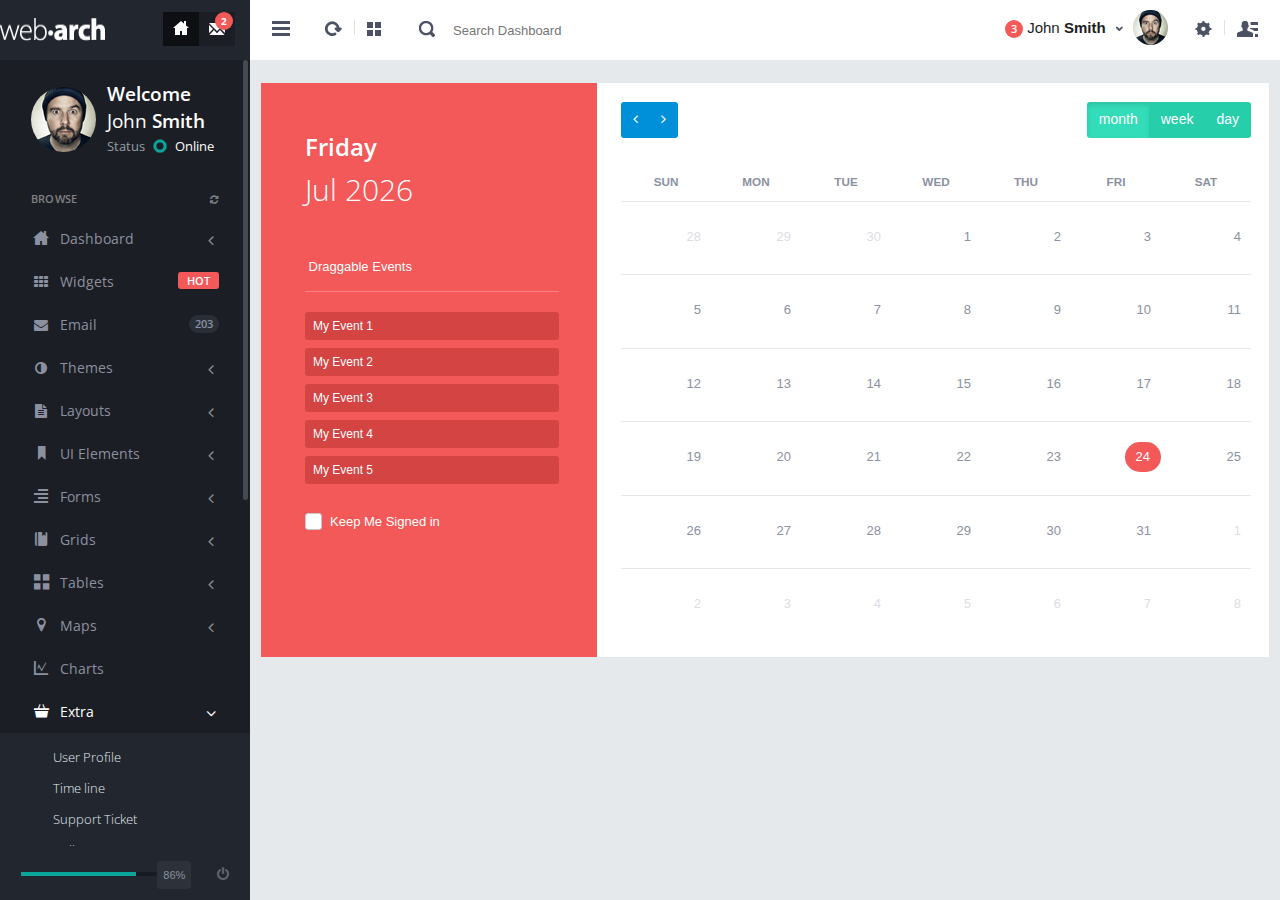
<file: calender.html>
<!DOCTYPE html>
<html>
<head>
<meta http-equiv="content-type" content="text/html;charset=UTF-8" />
<meta charset="utf-8" />
<title>Webarch - Responsive Admin Dashboard</title>
<meta name="viewport" content="width=device-width, initial-scale=1.0, maximum-scale=1.0, user-scalable=no" />
<meta content="" name="description" />
<meta content="" name="author" />
<link href="assets/plugins/fullcalendar/fullcalendar.css" rel="stylesheet" type="text/css" media="screen"/>







<!-- BEGIN PLUGIN CSS -->
<link href="assets/plugins/pace/pace-theme-flash.css" rel="stylesheet" type="text/css" media="screen"/>
<link href="assets/plugins/bootstrapv3/css/bootstrap.min.css" rel="stylesheet" type="text/css"/>
<link href="assets/plugins/bootstrapv3/css/bootstrap-theme.min.css" rel="stylesheet" type="text/css"/>
<link href="assets/plugins/font-awesome/css/font-awesome.css" rel="stylesheet" type="text/css"/>
<link href="assets/plugins/animate.min.css" rel="stylesheet" type="text/css"/>
<link href="assets/plugins/jquery-scrollbar/jquery.scrollbar.css" rel="stylesheet" type="text/css"/>
<!-- END PLUGIN CSS -->
<!-- BEGIN CORE CSS FRAMEWORK -->
<link href="webarch/css/webarch.css" rel="stylesheet" type="text/css"/>
<!-- END CORE CSS FRAMEWORK -->
</head>
<!-- END HEAD -->
<!-- BEGIN BODY -->
<body class="">
<!-- BEGIN HEADER -->
<div class="header navbar navbar-inverse "> 
  <!-- BEGIN TOP NAVIGATION BAR -->
  <div class="navbar-inner">
	<div class="header-seperation"> 
		<ul class="nav pull-left notifcation-center visible-xs visible-sm">	
		 <li class="dropdown"> 
		 	<a href="#main-menu" data-webarch="toggle-left-side"> 
		 		<div class="iconset top-menu-toggle-white"></div> 
		 	</a> 
		 </li>		 
		</ul>
      <!-- BEGIN LOGO -->	
      <a href="index.html">
      	
		  <img src="assets/img/logo.png" class="logo" alt=""  data-src="assets/img/logo.png" data-src-retina="assets/img/logo2x.png" width="106" height="21"/>
		
      </a>
      <!-- END LOGO --> 
      <ul class="nav pull-right notifcation-center">	
        <li class="dropdown hidden-xs hidden-sm"> 
        	<a href="index.html" class="dropdown-toggle active" data-toggle=""> 
        		<div class="iconset top-home"></div>
        	</a>
        </li>
        <li class="dropdown hidden-xs hidden-sm"> 
        	<a href="email.html" class="dropdown-toggle" > 
        		<div class="iconset top-messages"></div><span class="badge">2</span> 
        	</a>
        </li>
		<li class="dropdown visible-xs visible-sm"> 
			<a href="#" data-webarch="toggle-right-side">
				<div class="iconset top-chat-white "></div>
			</a> 
		</li>        
      </ul>
      </div>
      <!-- END RESPONSIVE MENU TOGGLER --> 
      <div class="header-quick-nav" > 
      <!-- BEGIN TOP NAVIGATION MENU -->
	  <div class="pull-left"> 
        <ul class="nav quick-section">
          <li class="quicklinks"> <a href="#" class="" id="layout-condensed-toggle" >
            <div class="iconset top-menu-toggle-dark"></div>
            </a> </li>
        </ul>
        <ul class="nav quick-section">
          <li class="quicklinks"> <a href="#" class="" >
            <div class="iconset top-reload"></div>
            </a> </li>
          <li class="quicklinks"> <span class="h-seperate"></span></li>
          <li class="quicklinks"> <a href="#" class="" >
            <div class="iconset top-tiles"></div>
            </a> </li>
			<li class="m-r-10 input-prepend inside search-form no-boarder">
				<span class="add-on"> <span class="iconset top-search"></span></span>
				 <input name="" type="text"  class="no-boarder " placeholder="Search Dashboard" style="width:250px;">
			</li>
		  </ul>
	  </div>
	 <!-- END TOP NAVIGATION MENU -->
	 <!-- BEGIN CHAT TOGGLER -->
      <div class="pull-right"> 
		<div class="chat-toggler">	
				<a href="#" class="dropdown-toggle" id="my-task-list" data-placement="bottom"  data-content='' data-toggle="dropdown" data-original-title="Notifications">
					<div class="user-details"> 
						<div class="username">
							<span class="badge badge-important">3</span> 
							John <span class="bold">Smith</span>									
						</div>						
					</div> 
					<div class="iconset top-down-arrow"></div>
				</a>	
				<div id="notification-list" style="display:none">
					<div style="width:300px">
						  <div class="notification-messages info">
									<div class="user-profile">
										<img src="assets/img/profiles/d.jpg"  alt="" data-src="assets/img/profiles/d.jpg" data-src-retina="assets/img/profiles/d2x.jpg" width="35" height="35">
									</div>
									<div class="message-wrapper">
										<div class="heading">
											David Nester - Commented on your wall
										</div>
										<div class="description">
											Meeting postponed to tomorrow
										</div>
										<div class="date pull-left">
										A min ago
										</div>										
									</div>
									<div class="clearfix"></div>									
								</div>	
							<div class="notification-messages danger">
								<div class="iconholder">
									<i class="icon-warning-sign"></i>
								</div>
								<div class="message-wrapper">
									<div class="heading">
										Server load limited
									</div>
									<div class="description">
										Database server has reached its daily capicity
									</div>
									<div class="date pull-left">
									2 mins ago
									</div>
								</div>
								<div class="clearfix"></div>
							</div>	
							<div class="notification-messages success">
								<div class="user-profile">
									<img src="assets/img/profiles/h.jpg"  alt="" data-src="assets/img/profiles/h.jpg" data-src-retina="assets/img/profiles/h2x.jpg" width="35" height="35">
								</div>
								<div class="message-wrapper">
									<div class="heading">
										You haveve got 150 messages
									</div>
									<div class="description">
										150 newly unread messages in your inbox
									</div>
									<div class="date pull-left">
									An hour ago
									</div>									
								</div>
								<div class="clearfix"></div>
							</div>							
						</div>				
				</div>
				<div class="profile-pic"> 
					<img src="assets/img/profiles/avatar_small.jpg"  alt="" data-src="assets/img/profiles/avatar_small.jpg" data-src-retina="assets/img/profiles/avatar_small2x.jpg" width="35" height="35" /> 
				</div>       			
			</div>
		 <ul class="nav quick-section ">
			<li class="quicklinks"> 
				<a data-toggle="dropdown" class="dropdown-toggle  pull-right " href="#" id="user-options">
					<div class="iconset top-settings-dark "></div> 	
				</a>
				<ul class="dropdown-menu  pull-right" role="menu" aria-labelledby="user-options">
                  <li>
                  	<a href="user-profile.html"> My Account</a>
                  </li>
                  <li>
                  	<a href="calender.html">My Calendar</a>
                  </li>
                  <li>
                  	<a href="email.html"> My Inbox&nbsp;&nbsp;
                  		<span class="badge badge-important animated bounceIn">2</span>
                  	</a>
                  </li>
                  <li class="divider"></li>                
                  <li>
                  	<a href="login.html"><i class="fa fa-power-off"></i>&nbsp;&nbsp;Log Out</a>
                  </li>
               </ul>
			</li> 
			<li class="quicklinks"> <span class="h-seperate"></span></li> 
			<li class="quicklinks"> 	
				<a href="#" class="chat-menu-toggle" data-webarch="toggle-right-side"><div class="iconset top-chat-dark "><span class="badge badge-important hide">1</span></div>
				</a> 
				<div class="simple-chat-popup chat-menu-toggle hide" >
					<div class="simple-chat-popup-arrow"></div><div class="simple-chat-popup-inner">
						 <div style="width:100px">
						 <div class="semi-bold">David Nester</div>
						 <div class="message">Hey you there </div>
						</div>
					</div>
				</div>
			</li> 
		</ul>
      </div>
	   <!-- END CHAT TOGGLER -->
      </div> 
      <!-- END TOP NAVIGATION MENU --> 
   
  </div>
  <!-- END TOP NAVIGATION BAR --> 
</div>
<!-- END HEADER -->
<!-- BEGIN CONTAINER -->
<div class="page-container row-fluid">
   <!-- BEGIN SIDEBAR -->
    <div class="page-sidebar " id="main-menu">
    <!-- BEGIN MINI-PROFILE -->
    <div class="page-sidebar-wrapper scrollbar-dynamic" id="main-menu-wrapper">
      <div class="user-info-wrapper">
        <div class="profile-wrapper"> <img src="assets/img/profiles/avatar.jpg"  alt="" data-src="assets/img/profiles/avatar.jpg" data-src-retina="assets/img/profiles/avatar2x.jpg" width="69" height="69" /> </div>
        <div class="user-info">
          <div class="greeting">Welcome</div>
          <div class="username">John <span class="semi-bold">Smith</span></div>
          <div class="status">Status<a href="#">
            <div class="status-icon green"></div>
            Online</a></div>
        </div>
      </div>
      <!-- END MINI-PROFILE -->
      <!-- BEGIN SIDEBAR MENU -->
      <p class="menu-title">BROWSE <span class="pull-right"><a href="javascript:;"><i class="fa fa-refresh"></i></a></span></p>
      <ul>
        <li class="start "> <a href="index.html"> <i class="icon-custom-home"></i> <span class="title">Dashboard</span> <span class="selected"></span> <span class="arrow "></span> </a> 
  		     <ul class="sub-menu">
              <li > <a href="dashboard_v1.html"> Dashboard v1 </a> </li>
              <li class=""> <a href="index.html "> Dashboard v2 <span class=" label label-info pull-right m-r-30">NEW</span></a></li>
            </ul>
		    </li>
        <li > <a href="widgets.html"> <i class="fa fa-th"></i> <span class="title">Widgets</span> <span class="label label-important pull-right ">HOT</span></a> </li>
        <li > 
          <a href="email.html"> <i class="fa fa-envelope"></i> <span class="title">Email</span> <span class=" badge badge-disable pull-right ">203</span>
          </a> 
        </li>
        <li > <a href="javascript:;"> <i class="fa fa fa-adjust"></i> <span class="title">Themes</span> <span class=" arrow" ></span> </a>
            <ul class="sub-menu">
              <li > <a href="theme_coporate.html">Coporate </a> </li>
              <li > <a href="theme_simple.html">Simple</a> </li>
              <li > <a href="theme_elegant.html">Elegant</a> </li>
            </ul>
        </li>    
        <li > <a href="javascript:;"> <i class="fa fa-file-text"></i> <span class="title">Layouts</span> <span class=" arrow" ></span> </a>
            <ul class="sub-menu">
              <li > <a href="layout_options.html"> Layout Options </a> </li>
              <li > <a href="boxed_layout.html">Boxed Layout </a> </li>
              <li > <a href="boxed_layout_v2.html">Inner Boxed Layout </a> </li>
              <li > <a href="extended_layout.html">Extended Layout</a> </li>
              <li > <a href="RTL.html">RTL Layout</a> </li>
              <li > <a href="horizontal_menu.html">Horizontal Menu</a> </li>
              <li > <a href="horizontal_menu_boxed.html">Horizontal Menu & Boxed</a> </li>    
            </ul>
        </li>             
        <li > <a href="javascript:;"> <i class="icon-custom-ui"></i> <span class="title">UI Elements</span> <span class=" arrow" ></span> </a>
          <ul class="sub-menu">
            <li > <a href="typography.html"> Typography </a> </li>
            <li > <a href="messages_notifications.html"> Messages & Notifications </a> </li>
            <li > <a href="notifications.html"> Notifications </a> </li>
            <li > <a href="icons.html">Icons</a> </li>
            <li class=""> <a href="buttons.html">Buttons</a> </li>
            <li > <a href="tabs_accordian.html"> Tabs & Accordions </a> </li>
            <li > <a href="sliders.html">Sliders</a> </li>
            <li > <a href="group_list.html">Group list </a> </li>
          </ul>
        </li>
        <li > <a href="javascript:;"> <i class="icon-custom-form"></i> <span class="title">Forms</span> <span class=" arrow" ></span> </a>
          <ul class="sub-menu">
            <li > <a href="form_elements.html">Form Elements </a> </li>
            <li > <a href="form_validations.html">Form Validations</a> </li>
          </ul>
        </li>
        <li > <a href="javascript:;"> <i class="icon-custom-portlets"></i> <span class="title">Grids</span> <span class=" arrow" ></span> </a>
          <ul class="sub-menu">
            <li > <a href="grids_simple.html">Simple Grids</a> </li>
            <li > <a href="grids_draggable.html">Draggable Grids </a> </li>
          </ul>
        </li>
        <li > <a href="javascript:;"> <i class="icon-custom-thumb"></i> <span class="title">Tables</span> <span class=" arrow" ></span> </a>
          <ul class="sub-menu">
            <li > <a href="tables.html"> Basic Tables </a> </li>
            <li > <a href="datatables.html"> Data Tables </a> </li>
          </ul>
        </li>
        <li > <a href="javascript:;"> <i class="icon-custom-map"></i> <span class="title">Maps</span> <span class=" arrow" ></span> </a>
          <ul class="sub-menu">
            <li > <a href="google_map.html"> Google Maps </a> </li>
            <li > <a href="vector_map.html"> Vector Maps </a> </li>
          </ul>
        </li>
        <li > <a href="charts.html"> <i class="icon-custom-chart"></i> <span class="title">Charts</span> </a> </li>
        <li  class="open active" > <a href="javascript:;"> <i class="icon-custom-extra"></i> <span class="title">Extra</span> <span class=" open  arrow" ></span> </a>
          <ul class="sub-menu">
            <li > <a href="user-profile.html"> User Profile </a> </li>
            <li > <a href="time_line.html"> Time line </a> </li>
            <li > <a href="support_ticket.html"> Support Ticket </a> </li>
            <li > <a href="gallery.html"> Gallery</a> </li>
            <li class=""><a href="calender.html"> Calendar</a> </li>
            <li > <a href="search_results.html"> Search Results </a> </li>
            <li > <a href="invoice.html"> Invoice </a> </li>
            <li > <a href="404.html"> 404 Page </a> </li>
            <li > <a href="500.html"> 500 Page </a> </li>
            <li > <a href="blank_template.html"> Blank Page </a> </li>
            <li > <a href="login.html"> Login </a> </li>
            <li > <a href="login_v2.html">Login v2</a> </li>
            <li > <a href="lockscreen.html"> Lockscreen </a> </li>
          </ul>
        </li>
        <li class=""> <a href="javascript:;"> <i class="fa fa-folder-open"></i> <span class="title">Menu Levels</span> <span class=" arrow" ></span> </a>
          <ul class="sub-menu">
            <li > <a href="javascript:;"> Level 1 </a> </li>
            <li > <a href="javascript:;"> <span class="title">Level 2</span> <span class=" arrow" ></span> </a>
              <ul class="sub-menu">
                <li > <a href="javascript:;"> Sub Menu </a> </li>
                <li > <a href="ujavascript:;"> Sub Menu </a> </li>
              </ul>
            </li>
          </ul>
        </li>
        <li class="hidden-lg hidden-md hidden-xs" id="more-widgets" > <a href="javascript:;"> <i class="fa fa-plus"></i></a>
          <ul class="sub-menu">
            <li class="side-bar-widgets">
              <p class="menu-title">FOLDER <span class="pull-right"><a href="#" class="create-folder"><i class="icon-plus"></i></a></span></p>
              <ul class="folders" >
                <li><a href="#">
                  <div class="status-icon green"></div>
                  My quick tasks </a> </li>
                <li><a href="#">
                  <div class="status-icon red"></div>
                  To do list </a> </li>
                <li><a href="#">
                  <div class="status-icon blue"></div>
                  Projects </a> </li>
                <li class="folder-input" style="display:none">
                  <input type="text" placeholder="Name of folder" class="no-boarder folder-name" name="" id="folder-name">
                </li>
              </ul>
              <p class="menu-title">PROJECTS </p>
              <div class="status-widget">
                <div class="status-widget-wrapper">
                  <div class="title">Freelancer<a href="#" class="remove-widget"><i class="icon-custom-cross"></i></a></div>
                  <p>Redesign home page</p>
                </div>
              </div>
              <div class="status-widget">
                <div class="status-widget-wrapper">
                  <div class="title">envato<a href="#" class="remove-widget"><i class="icon-custom-cross"></i></a></div>
                  <p>Statistical report</p>
                </div>
              </div>
            </li>
          </ul>
        </li>
      </ul>
      <div class="side-bar-widgets">
        <p class="menu-title">FOLDER <span class="pull-right"><a href="#" class="create-folder"> <i class="fa fa-plus"></i></a></span></p>
        <ul class="folders" >
          <li><a href="#">
            <div class="status-icon green"></div>
            My quick tasks </a> </li>
          <li><a href="#">
            <div class="status-icon red"></div>
            To do list </a> </li>
          <li><a href="#">
            <div class="status-icon blue"></div>
            Projects </a> </li>
          <li class="folder-input" style="display:none">
            <input type="text" placeholder="Name of folder" class="no-boarder folder-name" name="" >
          </li>
        </ul>
        <p class="menu-title">PROJECTS </p>
        <div class="status-widget">
          <div class="status-widget-wrapper">
            <div class="title">Freelancer<a href="#" class="remove-widget"><i class="icon-custom-cross"></i></a></div>
            <p>Redesign home page</p>
          </div>
        </div>
        <div class="status-widget">
          <div class="status-widget-wrapper">
            <div class="title">envato<a href="#" class="remove-widget"><i class="icon-custom-cross"></i></a></div>
            <p>Statistical report</p>
          </div>
        </div>
      </div>
      <div class="clearfix"></div>
      <!-- END SIDEBAR MENU -->
    </div>
  </div>
  <a href="#" class="scrollup">Scroll</a>
  <div class="footer-widget">
    <div class="progress transparent progress-small no-radius no-margin">
      <div class="progress-bar progress-bar-success animate-progress-bar" data-percentage="79%" style="width: 79%;"></div>
    </div>
    <div class="pull-right">
      <div class="details-status"> <span class="animate-number" data-value="86" data-animation-duration="560">86</span>% </div>
      <a href="lockscreen.html"><i class="fa fa-power-off"></i></a></div>
  </div>
  <!-- END SIDEBAR --> 
  <!-- BEGIN PAGE CONTAINER-->
  <div class="page-content">
    <!-- BEGIN SAMPLE PORTLET CONFIGURATION MODAL FORM-->
    <div id="portlet-config" class="modal hide">
      <div class="modal-header">
        <button data-dismiss="modal" class="close" type="button"></button>
        <h3>Widget Settings</h3>
      </div>
      <div class="modal-body"> Widget settings form goes here </div>
    </div>
    <div class="clearfix"></div>
    <div class="content">
      <div class="row" style="max-height:600px;">
        <div class="tiles row tiles-container red no-padding">
          <div class="col-md-4 tiles red no-padding">
            <div class="tiles-body">
              <div class="calender-options-wrapper">
                <h3 class="text-white semi-bold" id="calender-current-day"></h3>
                <h2 class="text-white" id="calender-current-date"></h2>
                <div id='external-events' class="hide-inphone events-wrapper">
                  <div class="events-heading">&nbsp;Draggable Events</div>
                  <div class='external-event'>My Event 1</div>
                  <div class='external-event'>My Event 2</div>
                  <div class='external-event'>My Event 3</div>
                  <div class='external-event'>My Event 4</div>
                  <div class='external-event'>My Event 5</div>
				  
                  <div class="checkbox check-default p-t-20">
                    <input type="checkbox" value="1" id='drop-remove'>
                    <label for="drop-remove">Keep Me Signed in</label>
                  </div>
                 
                </div>
              </div>
            </div>
          </div>
          <div class="col-md-8 tiles white no-padding">
            <div class="tiles-body">
              <div class="full-calender-header">
                <div class="pull-left">
                  <div class="btn-group ">
                    <button class="btn btn-success" id="calender-prev"><i class="fa fa-angle-left"></i></button>
                    <button class="btn btn-success" id="calender-next"><i class="fa fa-angle-right"></i></button>
                  </div>
                </div>
                <div class="pull-right">
                  <div data-toggle="buttons-radio" class="btn-group">
                    <button class="btn btn-primary active" type="button" id="change-view-month">month</button>
                    <button class="btn btn-primary " type="button" id="change-view-week">week</button>
                    <button class="btn btn-primary" type="button" id="change-view-day">day</button>
                  </div>
                </div>
                <div class="clearfix"></div>
              </div>
              <div id='calendar'></div>
            </div>
          </div>
        </div>
      </div>
      <br>
    </div>
  </div>
<!-- BEGIN CHAT --> 
<div class="chat-window-wrapper">
	<div id="main-chat-wrapper" class="inner-content">
        <div class="chat-window-wrapper scroller scrollbar-dynamic" id="chat-users" >
            <div class="chat-header">	
            <div class="pull-left">
                <input type="text" placeholder="search">
            </div>		
                <div class="pull-right">
                    <a href="#" class="" ><div class="iconset top-settings-dark "></div> </a>
                </div>			
            </div>	
            <div class="side-widget">
               <div class="side-widget-title">group chats</div>
                <div class="side-widget-content">
                 <div id="groups-list">
                    <ul class="groups" >
                        <li><a href="#"><div class="status-icon green"></div>Office work</a></li>
                        <li><a href="#"><div class="status-icon green"></div>Personal vibes</a></li>
                    </ul>
                </div>
                </div>
            </div>
            <div class="side-widget fadeIn">
               <div class="side-widget-title">favourites</div>
               <div id="favourites-list">
                <div class="side-widget-content" >
                    <div class="user-details-wrapper active" data-chat-status="online" data-chat-user-pic="assets/img/profiles/d.jpg" data-chat-user-pic-retina="assets/img/profiles/d2x.jpg" data-user-name="Jane Smith">
                        <div class="user-profile">
                            <img src="assets/img/profiles/d.jpg"  alt="" data-src="assets/img/profiles/d.jpg" data-src-retina="assets/img/profiles/d2x.jpg" width="35" height="35">
                        </div>
                        <div class="user-details">
                            <div class="user-name">
                            Jane Smith
                            </div>
                            <div class="user-more">
                            Hello you there?
                            </div>
                        </div>
                        <div class="user-details-status-wrapper">
                            <span class="badge badge-important">3</span>
                        </div>
                        <div class="user-details-count-wrapper">
                            <div class="status-icon green"></div>
                        </div>
                        <div class="clearfix"></div>
                    </div>	
                    <div class="user-details-wrapper" data-chat-status="busy" data-chat-user-pic="assets/img/profiles/d.jpg" data-chat-user-pic-retina="assets/img/profiles/d2x.jpg" data-user-name="David Nester">
                        <div class="user-profile">
                            <img src="assets/img/profiles/c.jpg"  alt="" data-src="assets/img/profiles/c.jpg" data-src-retina="assets/img/profiles/c2x.jpg" width="35" height="35">
                        </div>
                        <div class="user-details">
                            <div class="user-name">
                            David Nester
                            </div>
                            <div class="user-more">
                            Busy, Do not disturb
                            </div>
                        </div>
                        <div class="user-details-status-wrapper">
                            <div class="clearfix"></div>
                        </div>
                        <div class="user-details-count-wrapper">
                            <div class="status-icon red"></div>
                        </div>
                        <div class="clearfix"></div>
                    </div>					
                </div>
                </div>
            </div>
            <div class="side-widget">
               <div class="side-widget-title">more friends</div>
                 <div class="side-widget-content" id="friends-list">
                    <div class="user-details-wrapper" data-chat-status="online" data-chat-user-pic="assets/img/profiles/d.jpg" data-chat-user-pic-retina="assets/img/profiles/d2x.jpg" data-user-name="Jane Smith">
                        <div class="user-profile">
                            <img src="assets/img/profiles/d.jpg"  alt="" data-src="assets/img/profiles/d.jpg" data-src-retina="assets/img/profiles/d2x.jpg" width="35" height="35">
                        </div>
                        <div class="user-details">
                            <div class="user-name">
                            Jane Smith
                            </div>
                            <div class="user-more">
                            Hello you there?
                            </div>
                        </div>
                        <div class="user-details-status-wrapper">

                        </div>
                        <div class="user-details-count-wrapper">
                            <div class="status-icon green"></div>
                        </div>
                        <div class="clearfix"></div>
                    </div>	
                    <div class="user-details-wrapper" data-chat-status="busy" data-chat-user-pic="assets/img/profiles/d.jpg" data-chat-user-pic-retina="assets/img/profiles/d2x.jpg" data-user-name="David Nester">
                        <div class="user-profile">
                            <img src="assets/img/profiles/h.jpg"  alt="" data-src="assets/img/profiles/h.jpg" data-src-retina="assets/img/profiles/h2x.jpg" width="35" height="35">
                        </div>
                        <div class="user-details">
                            <div class="user-name">
                            David Nester
                            </div>
                            <div class="user-more">
                            Busy, Do not disturb
                            </div>
                        </div>
                        <div class="user-details-status-wrapper">
                            <div class="clearfix"></div>
                        </div>
                        <div class="user-details-count-wrapper">
                            <div class="status-icon red"></div>
                        </div>
                        <div class="clearfix"></div>
                    </div>		
                    <div class="user-details-wrapper" data-chat-status="online" data-chat-user-pic="assets/img/profiles/d.jpg" data-chat-user-pic-retina="assets/img/profiles/d2x.jpg" data-user-name="Jane Smith">
                        <div class="user-profile">
                            <img src="assets/img/profiles/c.jpg"  alt="" data-src="assets/img/profiles/c.jpg" data-src-retina="assets/img/profiles/c2x.jpg" width="35" height="35">
                        </div>
                        <div class="user-details">
                            <div class="user-name">
                            Jane Smith
                            </div>
                            <div class="user-more">
                            Hello you there?
                            </div>
                        </div>
                        <div class="user-details-status-wrapper">

                        </div>
                        <div class="user-details-count-wrapper">
                            <div class="status-icon green"></div>
                        </div>
                        <div class="clearfix"></div>
                    </div>	
                    <div class="user-details-wrapper" data-chat-status="busy" data-chat-user-pic="assets/img/profiles/d.jpg" data-chat-user-pic-retina="assets/img/profiles/d2x.jpg" data-user-name="David Nester">
                        <div class="user-profile">
                            <img src="assets/img/profiles/h.jpg"  alt="" data-src="assets/img/profiles/h.jpg" data-src-retina="assets/img/profiles/h2x.jpg" width="35" height="35">
                        </div>
                        <div class="user-details">
                            <div class="user-name">
                            David Nester
                            </div>
                            <div class="user-more">
                            Busy, Do not disturb
                            </div>
                        </div>
                        <div class="user-details-status-wrapper">
                            <div class="clearfix"></div>
                        </div>
                        <div class="user-details-count-wrapper">
                            <div class="status-icon red"></div>
                        </div>
                        <div class="clearfix"></div>
                    </div>				
                </div>		
            </div>
        </div>

        <div class="chat-window-wrapper" id="messages-wrapper" style="display:none">
        <div class="chat-header">	
            <div class="pull-left">
                <input type="text" placeholder="search">
            </div>		
                <div class="pull-right">
                    <a href="#" class="" ><div class="iconset top-settings-dark "></div> </a>
                </div>					
            </div>
        <div class="clearfix"></div>	
        <div class="chat-messages-header">
        <div class="status online"></div><span class="semi-bold">Jane Smith(Typing..)</span>
        <a href="#" class="chat-back"><i class="icon-custom-cross"></i></a>
        </div>
        <div class="chat-messages scrollbar-dynamic clearfix">
            <div class="inner-scroll-content clearfix">
            <div class="sent_time">Yesterday 11:25pm</div>
            <div class="user-details-wrapper " >
                <div class="user-profile">
                    <img src="assets/img/profiles/d.jpg"  alt="" data-src="assets/img/profiles/d.jpg" data-src-retina="assets/img/profiles/d2x.jpg" width="35" height="35">
                </div>
                <div class="user-details">
                  <div class="bubble">	
                        Hello, You there?
                   </div>
                </div>					
                <div class="clearfix"></div>
               <div class="sent_time off">Yesterday 11:25pm</div>
            </div>		
            <div class="user-details-wrapper ">
                <div class="user-profile">
                    <img src="assets/img/profiles/d.jpg"  alt="" data-src="assets/img/profiles/d.jpg" data-src-retina="assets/img/profiles/d2x.jpg" width="35" height="35">
                </div>
                <div class="user-details">
                  <div class="bubble">	
                        How was the meeting?
                   </div>
                </div>					
                <div class="clearfix"></div>
                <div class="sent_time off">Yesterday 11:25pm</div>
            </div>
            <div class="user-details-wrapper ">
                <div class="user-profile">
                    <img src="assets/img/profiles/d.jpg"  alt="" data-src="assets/img/profiles/d.jpg" data-src-retina="assets/img/profiles/d2x.jpg" width="35" height="35">
                </div>
                <div class="user-details">
                  <div class="bubble">	
                        Let me know when you free
                   </div>
                </div>					
                <div class="clearfix"></div>
                <div class="sent_time off">Yesterday 11:25pm</div>
            </div>
            <div class="sent_time ">Today 11:25pm</div>
            <div class="user-details-wrapper pull-right">
                <div class="user-details">
                  <div class="bubble sender">	
                        Let me know when you free
                   </div>
                </div>					
                <div class="clearfix"></div>
                <div class="sent_time off">Sent On Tue, 2:45pm</div>
            </div>		
        </div>
        </div>
        <div class="chat-input-wrapper" style="display:none">
            <textarea id="chat-message-input" rows="1" placeholder="Type your message"></textarea>
        </div>
        <div class="clearfix"></div>
        </div>
    </div>
</div>
<!-- END CHAT -->
</div>
<!-- END CONTAINER -->
<script src="assets/plugins/pace/pace.min.js" type="text/javascript"></script>  
<!-- BEGIN JS DEPENDECENCIES--> 
<script src="assets/plugins/jquery/jquery-1.11.3.min.js" type="text/javascript"></script> 
<script src="assets/plugins/bootstrapv3/js/bootstrap.min.js" type="text/javascript"></script> 
<script src="assets/plugins/jquery-block-ui/jqueryblockui.min.js" type="text/javascript"></script> 
<script src="assets/plugins/jquery-unveil/jquery.unveil.min.js" type="text/javascript"></script> 
<script src="assets/plugins/jquery-scrollbar/jquery.scrollbar.min.js" type="text/javascript"></script>
<script src="assets/plugins/jquery-numberAnimate/jquery.animateNumbers.js" type="text/javascript"></script>
<script src="assets/plugins/jquery-validation/js/jquery.validate.min.js" type="text/javascript"></script>
<script src="assets/plugins/bootstrap-select2/select2.min.js" type="text/javascript"></script>
<!-- END CORE JS DEPENDECENCIES--> 
<!-- BEGIN CORE TEMPLATE JS --> 
<script src="webarch/js/webarch.js" type="text/javascript"></script> 
<script src="assets/js/chat.js" type="text/javascript"></script> 
<!-- END CORE TEMPLATE JS --> 
<!-- BEGIN PAGE LEVEL JS -->
<script src="assets/plugins/jquery-ui/jquery-ui-1.10.1.custom.min.js" type="text/javascript"></script>
<script src="assets/plugins/jquery-ui-touch/jquery.ui.touch-punch.min.js" type="text/javascript"></script>
<script src="assets/plugins/fullcalendar/fullcalendar.min.js"></script>
<!-- END PAGE LEVEL PLUGINS -->
<!-- PAGE JS -->
<script src="assets/js/calender.js" type="text/javascript"></script>
</body>
</html>
</file>
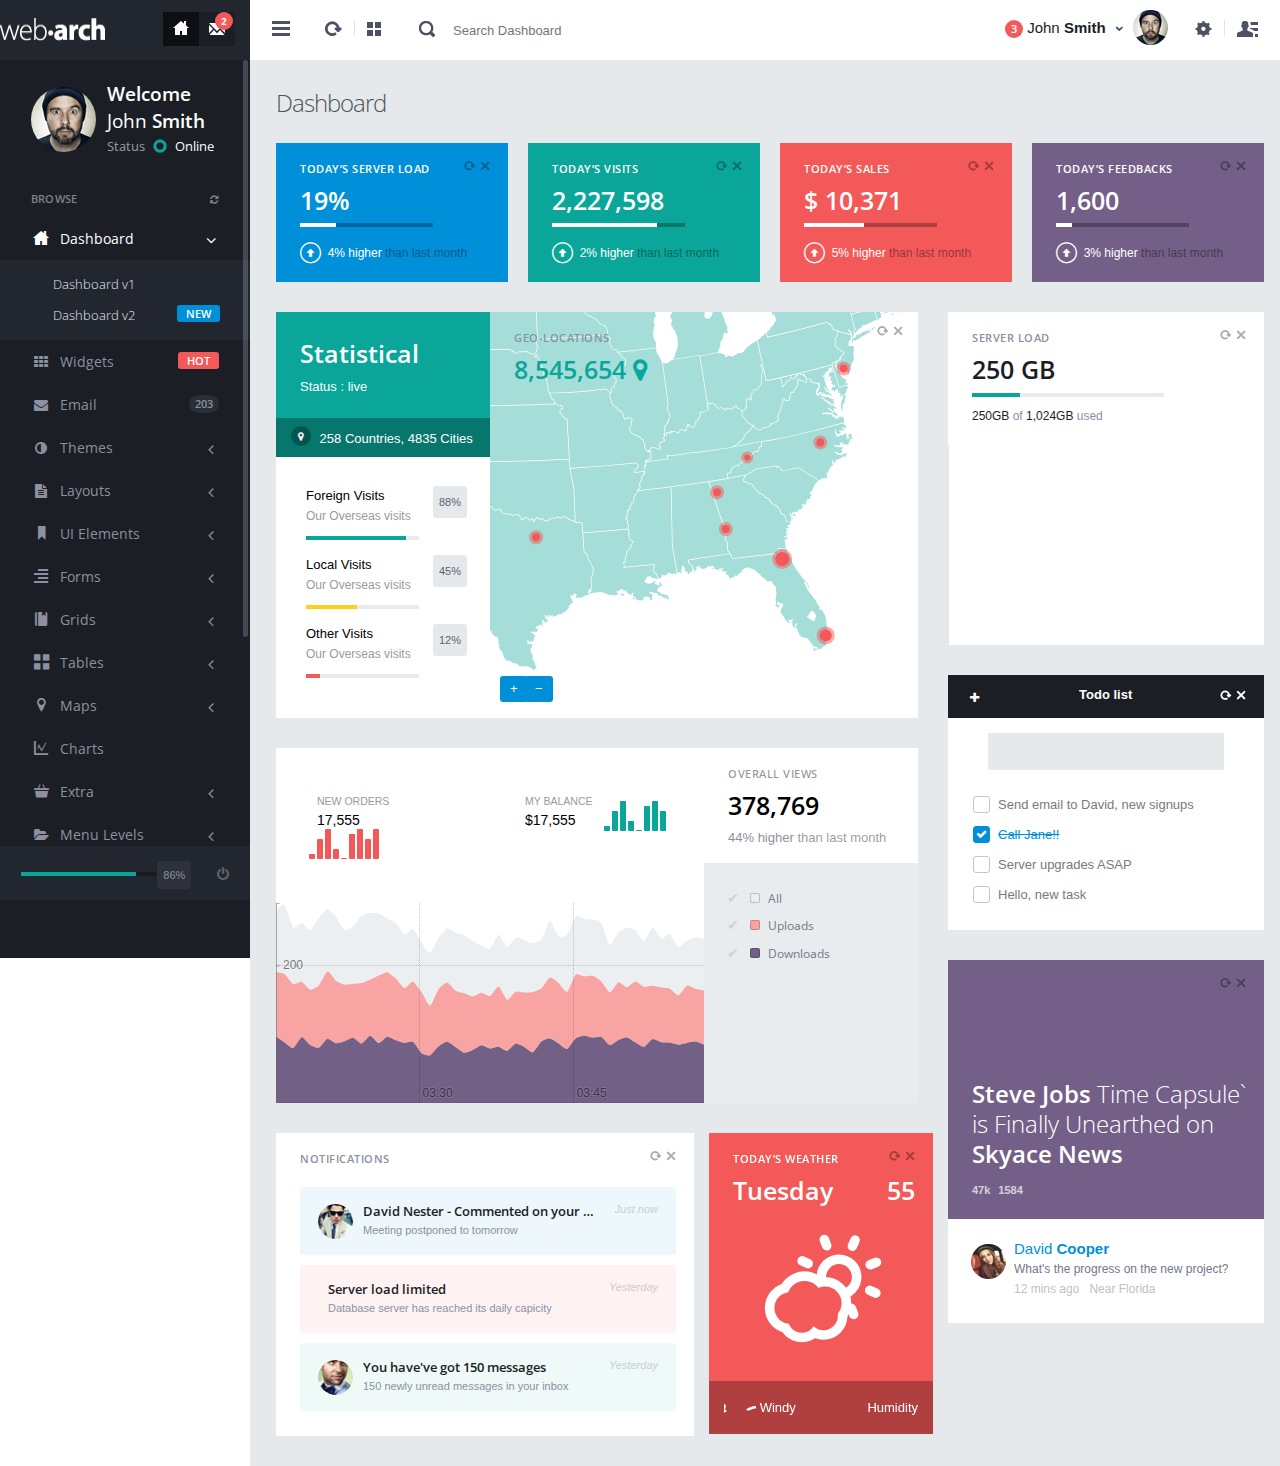
<file: dashboard_v1.html>
<!DOCTYPE html>
<html>
<head>
<meta http-equiv="content-type" content="text/html;charset=UTF-8" />
<meta charset="utf-8" />
<title>Webarch - Responsive Admin Dashboard</title>
<meta name="viewport" content="width=device-width, initial-scale=1.0, maximum-scale=1.0, user-scalable=no" />
<meta content="" name="description" />
<meta content="" name="author" />
<!-- BEGIN PLUGIN CSS -->
<link href="assets/plugins/gritter/css/jquery.gritter.css" rel="stylesheet" type="text/css"/>
<link href="assets/plugins/bootstrap-datepicker/css/datepicker.css" rel="stylesheet" type="text/css" />
<link rel="stylesheet" href="assets/plugins/jquery-ricksaw-chart/css/rickshaw.css" type="text/css" media="screen" >
<link rel="stylesheet" href="assets/plugins/jquery-morris-chart/css/morris.css" type="text/css" media="screen">
<link href="assets/plugins/bootstrap-select2/select2.css" rel="stylesheet" type="text/css" media="screen"/>
<link href="assets/plugins/jquery-jvectormap/css/jquery-jvectormap-1.2.2.css" rel="stylesheet" type="text/css" media="screen"/>

<!-- END PLUGIN CSS -->






<!-- BEGIN PLUGIN CSS -->
<link href="assets/plugins/pace/pace-theme-flash.css" rel="stylesheet" type="text/css" media="screen"/>
<link href="assets/plugins/bootstrapv3/css/bootstrap.min.css" rel="stylesheet" type="text/css"/>
<link href="assets/plugins/bootstrapv3/css/bootstrap-theme.min.css" rel="stylesheet" type="text/css"/>
<link href="assets/plugins/font-awesome/css/font-awesome.css" rel="stylesheet" type="text/css"/>
<link href="assets/plugins/animate.min.css" rel="stylesheet" type="text/css"/>
<link href="assets/plugins/jquery-scrollbar/jquery.scrollbar.css" rel="stylesheet" type="text/css"/>
<!-- END PLUGIN CSS -->
<!-- BEGIN CORE CSS FRAMEWORK -->
<link href="webarch/css/webarch.css" rel="stylesheet" type="text/css"/>
<!-- END CORE CSS FRAMEWORK -->
</head>
<!-- END HEAD -->
<!-- BEGIN BODY -->
<body class="">
<!-- BEGIN HEADER -->
<div class="header navbar navbar-inverse "> 
  <!-- BEGIN TOP NAVIGATION BAR -->
  <div class="navbar-inner">
	<div class="header-seperation"> 
		<ul class="nav pull-left notifcation-center visible-xs visible-sm">	
		 <li class="dropdown"> 
		 	<a href="#main-menu" data-webarch="toggle-left-side"> 
		 		<div class="iconset top-menu-toggle-white"></div> 
		 	</a> 
		 </li>		 
		</ul>
      <!-- BEGIN LOGO -->	
      <a href="index.html">
      	
		  <img src="assets/img/logo.png" class="logo" alt=""  data-src="assets/img/logo.png" data-src-retina="assets/img/logo2x.png" width="106" height="21"/>
		
      </a>
      <!-- END LOGO --> 
      <ul class="nav pull-right notifcation-center">	
        <li class="dropdown hidden-xs hidden-sm"> 
        	<a href="index.html" class="dropdown-toggle active" data-toggle=""> 
        		<div class="iconset top-home"></div>
        	</a>
        </li>
        <li class="dropdown hidden-xs hidden-sm"> 
        	<a href="email.html" class="dropdown-toggle" > 
        		<div class="iconset top-messages"></div><span class="badge">2</span> 
        	</a>
        </li>
		<li class="dropdown visible-xs visible-sm"> 
			<a href="#" data-webarch="toggle-right-side">
				<div class="iconset top-chat-white "></div>
			</a> 
		</li>        
      </ul>
      </div>
      <!-- END RESPONSIVE MENU TOGGLER --> 
      <div class="header-quick-nav" > 
      <!-- BEGIN TOP NAVIGATION MENU -->
	  <div class="pull-left"> 
        <ul class="nav quick-section">
          <li class="quicklinks"> <a href="#" class="" id="layout-condensed-toggle" >
            <div class="iconset top-menu-toggle-dark"></div>
            </a> </li>
        </ul>
        <ul class="nav quick-section">
          <li class="quicklinks"> <a href="#" class="" >
            <div class="iconset top-reload"></div>
            </a> </li>
          <li class="quicklinks"> <span class="h-seperate"></span></li>
          <li class="quicklinks"> <a href="#" class="" >
            <div class="iconset top-tiles"></div>
            </a> </li>
			<li class="m-r-10 input-prepend inside search-form no-boarder">
				<span class="add-on"> <span class="iconset top-search"></span></span>
				 <input name="" type="text"  class="no-boarder " placeholder="Search Dashboard" style="width:250px;">
			</li>
		  </ul>
	  </div>
	 <!-- END TOP NAVIGATION MENU -->
	 <!-- BEGIN CHAT TOGGLER -->
      <div class="pull-right"> 
		<div class="chat-toggler">	
				<a href="#" class="dropdown-toggle" id="my-task-list" data-placement="bottom"  data-content='' data-toggle="dropdown" data-original-title="Notifications">
					<div class="user-details"> 
						<div class="username">
							<span class="badge badge-important">3</span> 
							John <span class="bold">Smith</span>									
						</div>						
					</div> 
					<div class="iconset top-down-arrow"></div>
				</a>	
				<div id="notification-list" style="display:none">
					<div style="width:300px">
						  <div class="notification-messages info">
									<div class="user-profile">
										<img src="assets/img/profiles/d.jpg"  alt="" data-src="assets/img/profiles/d.jpg" data-src-retina="assets/img/profiles/d2x.jpg" width="35" height="35">
									</div>
									<div class="message-wrapper">
										<div class="heading">
											David Nester - Commented on your wall
										</div>
										<div class="description">
											Meeting postponed to tomorrow
										</div>
										<div class="date pull-left">
										A min ago
										</div>										
									</div>
									<div class="clearfix"></div>									
								</div>	
							<div class="notification-messages danger">
								<div class="iconholder">
									<i class="icon-warning-sign"></i>
								</div>
								<div class="message-wrapper">
									<div class="heading">
										Server load limited
									</div>
									<div class="description">
										Database server has reached its daily capicity
									</div>
									<div class="date pull-left">
									2 mins ago
									</div>
								</div>
								<div class="clearfix"></div>
							</div>	
							<div class="notification-messages success">
								<div class="user-profile">
									<img src="assets/img/profiles/h.jpg"  alt="" data-src="assets/img/profiles/h.jpg" data-src-retina="assets/img/profiles/h2x.jpg" width="35" height="35">
								</div>
								<div class="message-wrapper">
									<div class="heading">
										You haveve got 150 messages
									</div>
									<div class="description">
										150 newly unread messages in your inbox
									</div>
									<div class="date pull-left">
									An hour ago
									</div>									
								</div>
								<div class="clearfix"></div>
							</div>							
						</div>				
				</div>
				<div class="profile-pic"> 
					<img src="assets/img/profiles/avatar_small.jpg"  alt="" data-src="assets/img/profiles/avatar_small.jpg" data-src-retina="assets/img/profiles/avatar_small2x.jpg" width="35" height="35" /> 
				</div>       			
			</div>
		 <ul class="nav quick-section ">
			<li class="quicklinks"> 
				<a data-toggle="dropdown" class="dropdown-toggle  pull-right " href="#" id="user-options">
					<div class="iconset top-settings-dark "></div> 	
				</a>
				<ul class="dropdown-menu  pull-right" role="menu" aria-labelledby="user-options">
                  <li>
                  	<a href="user-profile.html"> My Account</a>
                  </li>
                  <li>
                  	<a href="calender.html">My Calendar</a>
                  </li>
                  <li>
                  	<a href="email.html"> My Inbox&nbsp;&nbsp;
                  		<span class="badge badge-important animated bounceIn">2</span>
                  	</a>
                  </li>
                  <li class="divider"></li>                
                  <li>
                  	<a href="login.html"><i class="fa fa-power-off"></i>&nbsp;&nbsp;Log Out</a>
                  </li>
               </ul>
			</li> 
			<li class="quicklinks"> <span class="h-seperate"></span></li> 
			<li class="quicklinks"> 	
				<a href="#" class="chat-menu-toggle" data-webarch="toggle-right-side"><div class="iconset top-chat-dark "><span class="badge badge-important hide">1</span></div>
				</a> 
				<div class="simple-chat-popup chat-menu-toggle hide" >
					<div class="simple-chat-popup-arrow"></div><div class="simple-chat-popup-inner">
						 <div style="width:100px">
						 <div class="semi-bold">David Nester</div>
						 <div class="message">Hey you there </div>
						</div>
					</div>
				</div>
			</li> 
		</ul>
      </div>
	   <!-- END CHAT TOGGLER -->
      </div> 
      <!-- END TOP NAVIGATION MENU --> 
   
  </div>
  <!-- END TOP NAVIGATION BAR --> 
</div>
<!-- END HEADER -->
<!-- BEGIN CONTAINER -->
<div class="page-container row">
  <!-- BEGIN SIDEBAR -->
    <div class="page-sidebar " id="main-menu">
    <!-- BEGIN MINI-PROFILE -->
    <div class="page-sidebar-wrapper scrollbar-dynamic" id="main-menu-wrapper">
      <div class="user-info-wrapper">
        <div class="profile-wrapper"> <img src="assets/img/profiles/avatar.jpg"  alt="" data-src="assets/img/profiles/avatar.jpg" data-src-retina="assets/img/profiles/avatar2x.jpg" width="69" height="69" /> </div>
        <div class="user-info">
          <div class="greeting">Welcome</div>
          <div class="username">John <span class="semi-bold">Smith</span></div>
          <div class="status">Status<a href="#">
            <div class="status-icon green"></div>
            Online</a></div>
        </div>
      </div>
      <!-- END MINI-PROFILE -->
      <!-- BEGIN SIDEBAR MENU -->
      <p class="menu-title">BROWSE <span class="pull-right"><a href="javascript:;"><i class="fa fa-refresh"></i></a></span></p>
      <ul>
        <li class="start  open active "> <a href="index.html"> <i class="icon-custom-home"></i> <span class="title">Dashboard</span> <span class="selected"></span> <span class="arrow  open "></span> </a> 
  		     <ul class="sub-menu">
              <li > <a href="dashboard_v1.html"> Dashboard v1 </a> </li>
              <li class=""> <a href="index.html "> Dashboard v2 <span class=" label label-info pull-right m-r-30">NEW</span></a></li>
            </ul>
		    </li>
        <li > <a href="widgets.html"> <i class="fa fa-th"></i> <span class="title">Widgets</span> <span class="label label-important pull-right ">HOT</span></a> </li>
        <li > 
          <a href="email.html"> <i class="fa fa-envelope"></i> <span class="title">Email</span> <span class=" badge badge-disable pull-right ">203</span>
          </a> 
        </li>
        <li > <a href="javascript:;"> <i class="fa fa fa-adjust"></i> <span class="title">Themes</span> <span class=" arrow" ></span> </a>
            <ul class="sub-menu">
              <li > <a href="theme_coporate.html">Coporate </a> </li>
              <li > <a href="theme_simple.html">Simple</a> </li>
              <li > <a href="theme_elegant.html">Elegant</a> </li>
            </ul>
        </li>    
        <li > <a href="javascript:;"> <i class="fa fa-file-text"></i> <span class="title">Layouts</span> <span class=" arrow" ></span> </a>
            <ul class="sub-menu">
              <li > <a href="layout_options.html"> Layout Options </a> </li>
              <li > <a href="boxed_layout.html">Boxed Layout </a> </li>
              <li > <a href="boxed_layout_v2.html">Inner Boxed Layout </a> </li>
              <li > <a href="extended_layout.html">Extended Layout</a> </li>
              <li > <a href="RTL.html">RTL Layout</a> </li>
              <li > <a href="horizontal_menu.html">Horizontal Menu</a> </li>
              <li > <a href="horizontal_menu_boxed.html">Horizontal Menu & Boxed</a> </li>    
            </ul>
        </li>             
        <li > <a href="javascript:;"> <i class="icon-custom-ui"></i> <span class="title">UI Elements</span> <span class=" arrow" ></span> </a>
          <ul class="sub-menu">
            <li > <a href="typography.html"> Typography </a> </li>
            <li > <a href="messages_notifications.html"> Messages & Notifications </a> </li>
            <li > <a href="notifications.html"> Notifications </a> </li>
            <li > <a href="icons.html">Icons</a> </li>
            <li class=""> <a href="buttons.html">Buttons</a> </li>
            <li > <a href="tabs_accordian.html"> Tabs & Accordions </a> </li>
            <li > <a href="sliders.html">Sliders</a> </li>
            <li > <a href="group_list.html">Group list </a> </li>
          </ul>
        </li>
        <li > <a href="javascript:;"> <i class="icon-custom-form"></i> <span class="title">Forms</span> <span class=" arrow" ></span> </a>
          <ul class="sub-menu">
            <li > <a href="form_elements.html">Form Elements </a> </li>
            <li > <a href="form_validations.html">Form Validations</a> </li>
          </ul>
        </li>
        <li > <a href="javascript:;"> <i class="icon-custom-portlets"></i> <span class="title">Grids</span> <span class=" arrow" ></span> </a>
          <ul class="sub-menu">
            <li > <a href="grids_simple.html">Simple Grids</a> </li>
            <li > <a href="grids_draggable.html">Draggable Grids </a> </li>
          </ul>
        </li>
        <li > <a href="javascript:;"> <i class="icon-custom-thumb"></i> <span class="title">Tables</span> <span class=" arrow" ></span> </a>
          <ul class="sub-menu">
            <li > <a href="tables.html"> Basic Tables </a> </li>
            <li > <a href="datatables.html"> Data Tables </a> </li>
          </ul>
        </li>
        <li > <a href="javascript:;"> <i class="icon-custom-map"></i> <span class="title">Maps</span> <span class=" arrow" ></span> </a>
          <ul class="sub-menu">
            <li > <a href="google_map.html"> Google Maps </a> </li>
            <li > <a href="vector_map.html"> Vector Maps </a> </li>
          </ul>
        </li>
        <li > <a href="charts.html"> <i class="icon-custom-chart"></i> <span class="title">Charts</span> </a> </li>
        <li > <a href="javascript:;"> <i class="icon-custom-extra"></i> <span class="title">Extra</span> <span class=" arrow" ></span> </a>
          <ul class="sub-menu">
            <li > <a href="user-profile.html"> User Profile </a> </li>
            <li > <a href="time_line.html"> Time line </a> </li>
            <li > <a href="support_ticket.html"> Support Ticket </a> </li>
            <li > <a href="gallery.html"> Gallery</a> </li>
            <li class=""><a href="calender.html"> Calendar</a> </li>
            <li > <a href="search_results.html"> Search Results </a> </li>
            <li > <a href="invoice.html"> Invoice </a> </li>
            <li > <a href="404.html"> 404 Page </a> </li>
            <li > <a href="500.html"> 500 Page </a> </li>
            <li > <a href="blank_template.html"> Blank Page </a> </li>
            <li > <a href="login.html"> Login </a> </li>
            <li > <a href="login_v2.html">Login v2</a> </li>
            <li > <a href="lockscreen.html"> Lockscreen </a> </li>
          </ul>
        </li>
        <li class=""> <a href="javascript:;"> <i class="fa fa-folder-open"></i> <span class="title">Menu Levels</span> <span class=" arrow" ></span> </a>
          <ul class="sub-menu">
            <li > <a href="javascript:;"> Level 1 </a> </li>
            <li > <a href="javascript:;"> <span class="title">Level 2</span> <span class=" arrow" ></span> </a>
              <ul class="sub-menu">
                <li > <a href="javascript:;"> Sub Menu </a> </li>
                <li > <a href="ujavascript:;"> Sub Menu </a> </li>
              </ul>
            </li>
          </ul>
        </li>
        <li class="hidden-lg hidden-md hidden-xs" id="more-widgets" > <a href="javascript:;"> <i class="fa fa-plus"></i></a>
          <ul class="sub-menu">
            <li class="side-bar-widgets">
              <p class="menu-title">FOLDER <span class="pull-right"><a href="#" class="create-folder"><i class="icon-plus"></i></a></span></p>
              <ul class="folders" >
                <li><a href="#">
                  <div class="status-icon green"></div>
                  My quick tasks </a> </li>
                <li><a href="#">
                  <div class="status-icon red"></div>
                  To do list </a> </li>
                <li><a href="#">
                  <div class="status-icon blue"></div>
                  Projects </a> </li>
                <li class="folder-input" style="display:none">
                  <input type="text" placeholder="Name of folder" class="no-boarder folder-name" name="" id="folder-name">
                </li>
              </ul>
              <p class="menu-title">PROJECTS </p>
              <div class="status-widget">
                <div class="status-widget-wrapper">
                  <div class="title">Freelancer<a href="#" class="remove-widget"><i class="icon-custom-cross"></i></a></div>
                  <p>Redesign home page</p>
                </div>
              </div>
              <div class="status-widget">
                <div class="status-widget-wrapper">
                  <div class="title">envato<a href="#" class="remove-widget"><i class="icon-custom-cross"></i></a></div>
                  <p>Statistical report</p>
                </div>
              </div>
            </li>
          </ul>
        </li>
      </ul>
      <div class="side-bar-widgets">
        <p class="menu-title">FOLDER <span class="pull-right"><a href="#" class="create-folder"> <i class="fa fa-plus"></i></a></span></p>
        <ul class="folders" >
          <li><a href="#">
            <div class="status-icon green"></div>
            My quick tasks </a> </li>
          <li><a href="#">
            <div class="status-icon red"></div>
            To do list </a> </li>
          <li><a href="#">
            <div class="status-icon blue"></div>
            Projects </a> </li>
          <li class="folder-input" style="display:none">
            <input type="text" placeholder="Name of folder" class="no-boarder folder-name" name="" >
          </li>
        </ul>
        <p class="menu-title">PROJECTS </p>
        <div class="status-widget">
          <div class="status-widget-wrapper">
            <div class="title">Freelancer<a href="#" class="remove-widget"><i class="icon-custom-cross"></i></a></div>
            <p>Redesign home page</p>
          </div>
        </div>
        <div class="status-widget">
          <div class="status-widget-wrapper">
            <div class="title">envato<a href="#" class="remove-widget"><i class="icon-custom-cross"></i></a></div>
            <p>Statistical report</p>
          </div>
        </div>
      </div>
      <div class="clearfix"></div>
      <!-- END SIDEBAR MENU -->
    </div>
  </div>
  <a href="#" class="scrollup">Scroll</a>
  <div class="footer-widget">
    <div class="progress transparent progress-small no-radius no-margin">
      <div class="progress-bar progress-bar-success animate-progress-bar" data-percentage="79%" style="width: 79%;"></div>
    </div>
    <div class="pull-right">
      <div class="details-status"> <span class="animate-number" data-value="86" data-animation-duration="560">86</span>% </div>
      <a href="lockscreen.html"><i class="fa fa-power-off"></i></a></div>
  </div>
  <!-- END SIDEBAR -->
  <!-- BEGIN PAGE CONTAINER-->
  <div class="page-content">
    <!-- BEGIN SAMPLE PORTLET CONFIGURATION MODAL FORM-->
    <div id="portlet-config" class="modal hide">
      <div class="modal-header">
        <button data-dismiss="modal" class="close" type="button"></button>
        <h3>Widget Settings</h3>
      </div>
      <div class="modal-body"> Widget settings form goes here </div>
    </div>
    <div class="clearfix"></div>
    <div class="content ">
      <div class="page-title">
        <h3>Dashboard </h3>
      </div>
      <div id="container">
        <div class="row 2col">
          <div class="col-md-3 col-sm-6 spacing-bottom-sm spacing-bottom">
            <div class="tiles blue added-margin">
              <div class="tiles-body">
                <div class="controller"> <a href="javascript:;" class="reload"></a> <a href="javascript:;" class="remove"></a> </div>
                <div class="tiles-title"> TODAY’S SERVER LOAD </div>
                <div class="heading"> <span class="animate-number" data-value="26.8" data-animation-duration="1200">0</span>% </div>
                <div class="progress transparent progress-small no-radius">
                  <div class="progress-bar progress-bar-white animate-progress-bar" data-percentage="26.8%"></div>
                </div>
                <div class="description"><i class="icon-custom-up"></i><span class="text-white mini-description ">&nbsp; 4% higher <span class="blend">than last month</span></span></div>
              </div>
            </div>
          </div>
          <div class="col-md-3 col-sm-6 spacing-bottom-sm spacing-bottom">
            <div class="tiles green added-margin">
              <div class="tiles-body">
                <div class="controller"> <a href="javascript:;" class="reload"></a> <a href="javascript:;" class="remove"></a> </div>
                <div class="tiles-title"> TODAY’S VISITS </div>
                <div class="heading"> <span class="animate-number" data-value="2545665" data-animation-duration="1000">0</span> </div>
                <div class="progress transparent progress-small no-radius">
                  <div class="progress-bar progress-bar-white animate-progress-bar" data-percentage="79%" ></div>
                </div>
                <div class="description"><i class="icon-custom-up"></i><span class="text-white mini-description ">&nbsp; 2% higher <span class="blend">than last month</span></span></div>
              </div>
            </div>
          </div>
          <div class="col-md-3 col-sm-6 spacing-bottom">
            <div class="tiles red added-margin">
              <div class="tiles-body">
                <div class="controller"> <a href="javascript:;" class="reload"></a> <a href="javascript:;" class="remove"></a> </div>
                <div class="tiles-title"> TODAY’S SALES </div>
                <div class="heading"> $ <span class="animate-number" data-value="14500" data-animation-duration="1200">0</span> </div>
                <div class="progress transparent progress-white progress-small no-radius">
                  <div class="progress-bar progress-bar-white animate-progress-bar" data-percentage="45%" ></div>
                </div>
                <div class="description"><i class="icon-custom-up"></i><span class="text-white mini-description ">&nbsp; 5% higher <span class="blend">than last month</span></span></div>
              </div>
            </div>
          </div>
          <div class="col-md-3 col-sm-6">
            <div class="tiles purple added-margin">
              <div class="tiles-body">
                <div class="controller"> <a href="javascript:;" class="reload"></a> <a href="javascript:;" class="remove"></a> </div>
                <div class="tiles-title"> TODAY’S FEEDBACKS </div>
                <div class="row-fluid">
                  <div class="heading"> <span class="animate-number" data-value="1600" data-animation-duration="700">0</span> </div>
                  <div class="progress transparent progress-white progress-small no-radius">
                    <div class="progress-bar progress-bar-white animate-progress-bar" data-percentage="12%"></div>
                  </div>
                </div>
                <div class="description"><i class="icon-custom-up"></i><span class="text-white mini-description ">&nbsp; 3% higher <span class="blend">than last month</span></span></div>
              </div>
            </div>
          </div>
        </div>
        <div class="row">
          <div class="col-md-8 spacing-bottom">
            <div class="row tiles-container tiles white spacing-bottom">
              <div class="tile-more-content col-md-4 col-sm-4 no-padding">
                <div class="tiles green">
                  <div class="tiles-body">
                    <div class="heading"> Statistical </div>
                    <p>Status : live</p>
                  </div>
                  <div class="tile-footer">
                    <div class="iconplaceholder"><i class="fa fa-map-marker"></i></div>
                    258 Countries, 4835 Cities </div>
                </div>
                <div class="tiles-body" >
                  <ul class="progress-list" >
                    <li>
                      <div class="details-wrapper">
                        <div class="name">Foreign Visits</div>
                        <div class="description">Our Overseas visits</div>
                      </div>
                      <div class="details-status pull-right"> <span class="animate-number" data-value="89" data-animation-duration="800">0</span>% </div>
                      <div class="clearfix"></div>
                      <div class="progress progress-small no-radius" >
                        <div class="progress-bar progress-bar-success animate-progress-bar" data-percentage="89%" ></div>
                      </div>
                    </li>
                    <li>
                      <div class="details-wrapper">
                        <div class="name">Local Visits</div>
                        <div class="description">Our Overseas visits</div>
                      </div>
                      <div class="details-status pull-right"> <span class="animate-number" data-value="45" data-animation-duration="600">0</span>% </div>
                      <div class="clearfix"></div>
                      <div class="progress progress-small no-radius ">
                        <div class="progress-bar progress-bar-warning animate-progress-bar" data-percentage="45%" ></div>
                      </div>
                    </li>
                    <li>
                      <div class="details-wrapper">
                        <div class="name">Other Visits</div>
                        <div class="description">Our Overseas visits</div>
                      </div>
                      <div class="details-status pull-right"> <span class="animate-number" data-value="12" data-animation-duration="200">0</span>% </div>
                      <div class="clearfix"></div>
                      <div class="progress progress-small no-radius">
                        <div class="progress-bar progress-bar-danger animate-progress-bar" data-percentage="12%" ></div>
                      </div>
                    </li>
                  </ul>
                </div>
              </div>
              <div class="tiles white col-md-8 col-sm-8 no-padding">
                <div class="tiles-chart">
                  <div class="controller"> <a href="javascript:;" class="reload"></a> <a href="javascript:;" class="remove"></a> </div>
                  <div class="tiles-body">
                    <div class="tiles-title">GEO-LOCATIONS</div>
                    <div class="heading"> 8,545,654 <i class="fa fa-map-marker"></i> </div>
                  </div>
                  <div id="world-map" style="height:405px"></div>
                </div>
                <div class="clearfix"></div>
              </div>
            </div>
            <div class="row tiles-container spacing-bottom tiles grey">
              <div class="tiles white col-md-8 col-sm-8 no-padding">
                <div class="tiles-body">
                  <div class="row">
                    <div class="col-md-6 col-sm-6">
                      <div class="mini-chart-wrapper">
                        <div class="chart-details-wrapper">
                          <div class="chartname"> New Orders </div>
                          <div class="chart-value"> 17,555 </div>
                        </div>
                        <div class="mini-chart">
                          <div id="mini-chart-orders"></div>
                        </div>
                      </div>
                    </div>
                    <div class="col-md-6 col-sm-6">
                      <div class="mini-chart-wrapper">
                        <div class="chart-details-wrapper">
                          <div class="chartname"> My Balance </div>
                          <div class="chart-value"> $17,555 </div>
                        </div>
                        <div class="mini-chart">
                          <div id="mini-chart-other" ></div>
                        </div>
                      </div>
                    </div>
                  </div>
                </div>
                <br>
                <div id="ricksaw" ></div>
                <div class="clearfix"></div>
              </div>
              <div class="col-md-4 col-sm-4 no-padding">
                <div class="tiles grey ">
                  <div class="tiles white no-margin">
                    <div class="tiles-body">
                      <div class="tiles-title blend"> OVERALL VIEWS </div>
                      <div class="heading"> <span data-animation-duration="1000" data-value="432852" class="animate-number">0</span> </div>
                      44% higher <span class="blend">than last month</span> </div>
                  </div>
                  <div id="legend"></div>
                </div>
              </div>
            </div>
            <div class="row">
              <div class="col-md-8 col-sm-8">
                <div class="tiles white">
                  <div class="tiles-body">
                    <div class="controller"> <a href="javascript:;" class="reload"></a> <a href="javascript:;" class="remove"></a> </div>
                    <div class="tiles-title"> NOTIFICATIONS </div>
                    <br>
                    <div class="notification-messages info">
                      <div class="user-profile"> <img src="assets/img/profiles/c.jpg"  alt="" data-src="assets/img/profiles/c.jpg" data-src-retina="assets/img/profiles/c2x.jpg" width="35" height="35"> </div>
                      <div class="message-wrapper">
                        <div class="heading"> David Nester - Commented on your wall </div>
                        <div class="description"> Meeting postponed to tomorrow </div>
                      </div>
                      <div class="date pull-right"> Just now </div>
                      <div class="clearfix"></div>
                    </div>
                    <div class="notification-messages danger">
                      <div class="iconholder"> <i class="icon-warning-sign"></i> </div>
                      <div class="message-wrapper">
                        <div class="heading"> Server load limited </div>
                        <div class="description"> Database server has reached its daily capicity </div>
                      </div>
                      <div class="date pull-right"> Yesterday </div>
                      <div class="clearfix"></div>
                    </div>
                    <div class="notification-messages success">
                      <div class="user-profile"> <img src="assets/img/profiles/h.jpg"  alt="" data-src="assets/img/profiles/h.jpg" data-src-retina="assets/img/profiles/h2x.jpg" width="35" height="35"> </div>
                      <div class="message-wrapper">
                        <div class="heading"> You have've got 150 messages </div>
                        <div class="description"> 150 newly unread messages in your inbox </div>
                      </div>
                      <div class="date pull-right"> Yesterday </div>
                      <div class="clearfix"></div>
                    </div>
                  </div>
                </div>
              </div>
              <div class="col-md-4 col-sm-4 no-padding">
                <div class="tiles red weather-widget ">
                  <div class="tiles-body">
                    <div class="controller"> <a href="javascript:;" class="reload"></a> <a href="javascript:;" class="remove"></a> </div>
                    <div class="tiles-title"> TODAY’S WEATHER </div>
                    <div class="heading">
                      <div class="pull-left"> Tuesday </div>
                      <div class="pull-right"> 55 </div>
                      <div class="clearfix"></div>
                    </div>
                    <div class="big-icon">
                      <canvas id="partly-cloudy-day" width="120"  height="120" ></canvas>
                    </div>
                    <div class="clearfix"></div>
                  </div>
                  <div class="tile-footer">
                    <div class="pull-left">
                      <canvas id="wind" width="32" height="32"></canvas>
                      <span class="text-white small-text-description">Windy</span> </div>
                    <div class="pull-right">
                      <canvas id="rain" width="32" height="32"></canvas>
                      <span class="text-white small-text-description">Humidity</span> </div>
                    <div class="clearfix"></div>
                  </div>
                </div>
              </div>
            </div>
          </div>
          <div class="col-md-4">
            <div class="row spacing-bottom ">
              <div class="col-md-12">
                <div class="tiles white added-margin">
                  <div class="tiles-body">
                    <div class="controller"> <a href="javascript:;" class="reload"></a> <a href="javascript:;" class="remove"></a> </div>
                    <div class="tiles-title"> SERVER LOAD </div>
                    <div class="heading text-black "> 250 GB </div>
                    <div class="progress  progress-small no-radius">
                      <div class="progress-bar progress-bar-success animate-progress-bar" data-percentage="25%" ></div>
                    </div>
                    <div class="description"> <span class="mini-description"><span class="text-black">250GB</span> of <span class="text-black">1,024GB</span> used</span> </div>
                  </div>
                </div>
                <div class="tiles white added-margin">
                  <div id="chart"> </div>
                </div>
              </div>
            </div>
            <div class="row">
              <div class="col-md-12 col-sm-6 spacing-bottom">
                <div class="widget">
                  <div class="widget-title dark">
                    <div class="pull-left ">
                      <button class="btn  btn-dark  btn-small" type="button"><i class="fa fa-plus"></i></button>
                    </div>
                    Todo list
                    <div class="controller"> <a href="javascript:;" class="reload"></a> <a href="javascript:;" class="remove"></a> </div>
                  </div>
                  <div class="widget-body">
                    <div class="col-md-12">
                      <input type="text" class="form-control dark m-b-25" id="date">
                    </div>
                    <br>
                    <div class="row-fluid">
                      <div class="checkbox check-success 	">
                        <input type="checkbox" value="1" id="chk_todo01" class="todo-list">
                        <label for="chk_todo01">Send email to David, new signups</label>
                      </div>
                    </div>
                    <div class="row-fluid">
                      <div class="checkbox check-success 	">
                        <input type="checkbox" checked="checked" value="1" id="chk_todo02" class="todo-list">
                        <label for="chk_todo02" class="done">Call Jane!!</label>
                      </div>
                    </div>
                    <div class="row-fluid">
                      <div class="checkbox check-success 	">
                        <input type="checkbox"  value="1" id="chk_todo03" class="todo-list">
                        <label for="chk_todo03">Server upgrades ASAP</label>
                      </div>
                    </div>
                    <div class="row-fluid">
                      <div class="checkbox check-success 	">
                        <input type="checkbox" value="1" id="chk_todo04" class="todo-list">
                        <label for="chk_todo04">Hello, new task</label>
                      </div>
                    </div>
                  </div>
                </div>
              </div>
              <div class="col-md-12 white col-sm-6">
                <div class="tiles purple added-margin" style="max-height:345px">
                  <div class="tiles-body">
                    <div class="controller"> <a href="javascript:;" class="reload"></a> <a href="javascript:;" class="remove"></a> </div>
                    <h3 class="text-white "> <br>
                      <br>
                      <br>
                      <span class="semi-bold">Steve Jobs</span> Time Capsule` is 
                      Finally Unearthed on <span class="semi-bold">Skyace News</span> </h3>
                    <div class="blog-post-controls-wrapper">
                      <div class="blog-post-control"> <a class="text-white" href="#"><i class="icon-heart"></i> 47k</a> </div>
                      <div class="blog-post-control"> <a class="text-white" href="#"><i class="icon-comment"></i> 1584</a> </div>
                    </div>
                    <br>
                  </div>
                </div>
                <div class="tiles white added-margin">
                  <div class="tiles-body">
                    <div class="row">
                      <div class="user-comment-wrapper col-mid-12">
                        <div class="profile-wrapper"> <img src="assets/img/profiles/d.jpg"  alt="" data-src="assets/img/profiles/d.jpg" data-src-retina="assets/img/profiles/d2x.jpg" width="35" height="35"> </div>
                        <div class="comment">
                          <div class="user-name"> David <span class="semi-bold">Cooper</span> </div>
                          <div class="preview-wrapper"> What's the progress on the new project? </div>
                          <div class="more-details-wrapper">
                            <div class="more-details"> <i class="icon-time"></i> 12 mins ago </div>
                            <div class="more-details"> <i class="icon-map-marker"></i> Near Florida </div>
                          </div>
                        </div>
                        <div class="clearfix"></div>
                      </div>
                    </div>
                  </div>
                </div>
              </div>
            </div>
          </div>
        </div>
      </div>
      <!-- END PAGE -->
    </div>
  </div>
<!-- BEGIN CHAT --> 
<div class="chat-window-wrapper">
	<div id="main-chat-wrapper" class="inner-content">
        <div class="chat-window-wrapper scroller scrollbar-dynamic" id="chat-users" >
            <div class="chat-header">	
            <div class="pull-left">
                <input type="text" placeholder="search">
            </div>		
                <div class="pull-right">
                    <a href="#" class="" ><div class="iconset top-settings-dark "></div> </a>
                </div>			
            </div>	
            <div class="side-widget">
               <div class="side-widget-title">group chats</div>
                <div class="side-widget-content">
                 <div id="groups-list">
                    <ul class="groups" >
                        <li><a href="#"><div class="status-icon green"></div>Office work</a></li>
                        <li><a href="#"><div class="status-icon green"></div>Personal vibes</a></li>
                    </ul>
                </div>
                </div>
            </div>
            <div class="side-widget fadeIn">
               <div class="side-widget-title">favourites</div>
               <div id="favourites-list">
                <div class="side-widget-content" >
                    <div class="user-details-wrapper active" data-chat-status="online" data-chat-user-pic="assets/img/profiles/d.jpg" data-chat-user-pic-retina="assets/img/profiles/d2x.jpg" data-user-name="Jane Smith">
                        <div class="user-profile">
                            <img src="assets/img/profiles/d.jpg"  alt="" data-src="assets/img/profiles/d.jpg" data-src-retina="assets/img/profiles/d2x.jpg" width="35" height="35">
                        </div>
                        <div class="user-details">
                            <div class="user-name">
                            Jane Smith
                            </div>
                            <div class="user-more">
                            Hello you there?
                            </div>
                        </div>
                        <div class="user-details-status-wrapper">
                            <span class="badge badge-important">3</span>
                        </div>
                        <div class="user-details-count-wrapper">
                            <div class="status-icon green"></div>
                        </div>
                        <div class="clearfix"></div>
                    </div>	
                    <div class="user-details-wrapper" data-chat-status="busy" data-chat-user-pic="assets/img/profiles/d.jpg" data-chat-user-pic-retina="assets/img/profiles/d2x.jpg" data-user-name="David Nester">
                        <div class="user-profile">
                            <img src="assets/img/profiles/c.jpg"  alt="" data-src="assets/img/profiles/c.jpg" data-src-retina="assets/img/profiles/c2x.jpg" width="35" height="35">
                        </div>
                        <div class="user-details">
                            <div class="user-name">
                            David Nester
                            </div>
                            <div class="user-more">
                            Busy, Do not disturb
                            </div>
                        </div>
                        <div class="user-details-status-wrapper">
                            <div class="clearfix"></div>
                        </div>
                        <div class="user-details-count-wrapper">
                            <div class="status-icon red"></div>
                        </div>
                        <div class="clearfix"></div>
                    </div>					
                </div>
                </div>
            </div>
            <div class="side-widget">
               <div class="side-widget-title">more friends</div>
                 <div class="side-widget-content" id="friends-list">
                    <div class="user-details-wrapper" data-chat-status="online" data-chat-user-pic="assets/img/profiles/d.jpg" data-chat-user-pic-retina="assets/img/profiles/d2x.jpg" data-user-name="Jane Smith">
                        <div class="user-profile">
                            <img src="assets/img/profiles/d.jpg"  alt="" data-src="assets/img/profiles/d.jpg" data-src-retina="assets/img/profiles/d2x.jpg" width="35" height="35">
                        </div>
                        <div class="user-details">
                            <div class="user-name">
                            Jane Smith
                            </div>
                            <div class="user-more">
                            Hello you there?
                            </div>
                        </div>
                        <div class="user-details-status-wrapper">

                        </div>
                        <div class="user-details-count-wrapper">
                            <div class="status-icon green"></div>
                        </div>
                        <div class="clearfix"></div>
                    </div>	
                    <div class="user-details-wrapper" data-chat-status="busy" data-chat-user-pic="assets/img/profiles/d.jpg" data-chat-user-pic-retina="assets/img/profiles/d2x.jpg" data-user-name="David Nester">
                        <div class="user-profile">
                            <img src="assets/img/profiles/h.jpg"  alt="" data-src="assets/img/profiles/h.jpg" data-src-retina="assets/img/profiles/h2x.jpg" width="35" height="35">
                        </div>
                        <div class="user-details">
                            <div class="user-name">
                            David Nester
                            </div>
                            <div class="user-more">
                            Busy, Do not disturb
                            </div>
                        </div>
                        <div class="user-details-status-wrapper">
                            <div class="clearfix"></div>
                        </div>
                        <div class="user-details-count-wrapper">
                            <div class="status-icon red"></div>
                        </div>
                        <div class="clearfix"></div>
                    </div>		
                    <div class="user-details-wrapper" data-chat-status="online" data-chat-user-pic="assets/img/profiles/d.jpg" data-chat-user-pic-retina="assets/img/profiles/d2x.jpg" data-user-name="Jane Smith">
                        <div class="user-profile">
                            <img src="assets/img/profiles/c.jpg"  alt="" data-src="assets/img/profiles/c.jpg" data-src-retina="assets/img/profiles/c2x.jpg" width="35" height="35">
                        </div>
                        <div class="user-details">
                            <div class="user-name">
                            Jane Smith
                            </div>
                            <div class="user-more">
                            Hello you there?
                            </div>
                        </div>
                        <div class="user-details-status-wrapper">

                        </div>
                        <div class="user-details-count-wrapper">
                            <div class="status-icon green"></div>
                        </div>
                        <div class="clearfix"></div>
                    </div>	
                    <div class="user-details-wrapper" data-chat-status="busy" data-chat-user-pic="assets/img/profiles/d.jpg" data-chat-user-pic-retina="assets/img/profiles/d2x.jpg" data-user-name="David Nester">
                        <div class="user-profile">
                            <img src="assets/img/profiles/h.jpg"  alt="" data-src="assets/img/profiles/h.jpg" data-src-retina="assets/img/profiles/h2x.jpg" width="35" height="35">
                        </div>
                        <div class="user-details">
                            <div class="user-name">
                            David Nester
                            </div>
                            <div class="user-more">
                            Busy, Do not disturb
                            </div>
                        </div>
                        <div class="user-details-status-wrapper">
                            <div class="clearfix"></div>
                        </div>
                        <div class="user-details-count-wrapper">
                            <div class="status-icon red"></div>
                        </div>
                        <div class="clearfix"></div>
                    </div>				
                </div>		
            </div>
        </div>

        <div class="chat-window-wrapper" id="messages-wrapper" style="display:none">
        <div class="chat-header">	
            <div class="pull-left">
                <input type="text" placeholder="search">
            </div>		
                <div class="pull-right">
                    <a href="#" class="" ><div class="iconset top-settings-dark "></div> </a>
                </div>					
            </div>
        <div class="clearfix"></div>	
        <div class="chat-messages-header">
        <div class="status online"></div><span class="semi-bold">Jane Smith(Typing..)</span>
        <a href="#" class="chat-back"><i class="icon-custom-cross"></i></a>
        </div>
        <div class="chat-messages scrollbar-dynamic clearfix">
            <div class="inner-scroll-content clearfix">
            <div class="sent_time">Yesterday 11:25pm</div>
            <div class="user-details-wrapper " >
                <div class="user-profile">
                    <img src="assets/img/profiles/d.jpg"  alt="" data-src="assets/img/profiles/d.jpg" data-src-retina="assets/img/profiles/d2x.jpg" width="35" height="35">
                </div>
                <div class="user-details">
                  <div class="bubble">	
                        Hello, You there?
                   </div>
                </div>					
                <div class="clearfix"></div>
               <div class="sent_time off">Yesterday 11:25pm</div>
            </div>		
            <div class="user-details-wrapper ">
                <div class="user-profile">
                    <img src="assets/img/profiles/d.jpg"  alt="" data-src="assets/img/profiles/d.jpg" data-src-retina="assets/img/profiles/d2x.jpg" width="35" height="35">
                </div>
                <div class="user-details">
                  <div class="bubble">	
                        How was the meeting?
                   </div>
                </div>					
                <div class="clearfix"></div>
                <div class="sent_time off">Yesterday 11:25pm</div>
            </div>
            <div class="user-details-wrapper ">
                <div class="user-profile">
                    <img src="assets/img/profiles/d.jpg"  alt="" data-src="assets/img/profiles/d.jpg" data-src-retina="assets/img/profiles/d2x.jpg" width="35" height="35">
                </div>
                <div class="user-details">
                  <div class="bubble">	
                        Let me know when you free
                   </div>
                </div>					
                <div class="clearfix"></div>
                <div class="sent_time off">Yesterday 11:25pm</div>
            </div>
            <div class="sent_time ">Today 11:25pm</div>
            <div class="user-details-wrapper pull-right">
                <div class="user-details">
                  <div class="bubble sender">	
                        Let me know when you free
                   </div>
                </div>					
                <div class="clearfix"></div>
                <div class="sent_time off">Sent On Tue, 2:45pm</div>
            </div>		
        </div>
        </div>
        <div class="chat-input-wrapper" style="display:none">
            <textarea id="chat-message-input" rows="1" placeholder="Type your message"></textarea>
        </div>
        <div class="clearfix"></div>
        </div>
    </div>
</div>
<!-- END CHAT --> 
<!-- END CONTAINER -->
</div>
<script src="assets/plugins/pace/pace.min.js" type="text/javascript"></script>  
<!-- BEGIN JS DEPENDECENCIES--> 
<script src="assets/plugins/jquery/jquery-1.11.3.min.js" type="text/javascript"></script> 
<script src="assets/plugins/bootstrapv3/js/bootstrap.min.js" type="text/javascript"></script> 
<script src="assets/plugins/jquery-block-ui/jqueryblockui.min.js" type="text/javascript"></script> 
<script src="assets/plugins/jquery-unveil/jquery.unveil.min.js" type="text/javascript"></script> 
<script src="assets/plugins/jquery-scrollbar/jquery.scrollbar.min.js" type="text/javascript"></script>
<script src="assets/plugins/jquery-numberAnimate/jquery.animateNumbers.js" type="text/javascript"></script>
<script src="assets/plugins/jquery-validation/js/jquery.validate.min.js" type="text/javascript"></script>
<script src="assets/plugins/bootstrap-select2/select2.min.js" type="text/javascript"></script>
<!-- END CORE JS DEPENDECENCIES--> 
<!-- BEGIN CORE TEMPLATE JS --> 
<script src="webarch/js/webarch.js" type="text/javascript"></script> 
<script src="assets/js/chat.js" type="text/javascript"></script> 
<!-- END CORE TEMPLATE JS --> 
<!-- BEGIN PAGE LEVEL JS -->
<script src="assets/plugins/jquery-ui/jquery-ui-1.10.1.custom.min.js" type="text/javascript"></script>
<script src="assets/plugins/bootstrap-datepicker/js/bootstrap-datepicker.js" type="text/javascript"></script>
<script src="assets/plugins/jquery-block-ui/jqueryblockui.js" type="text/javascript"></script>
<script src="assets/plugins/bootstrap-select2/select2.min.js" type="text/javascript"></script>
<script src="assets/plugins/jquery-ricksaw-chart/js/raphael-min.js"></script>
<script src="assets/plugins/jquery-ricksaw-chart/js/d3.v2.js"></script>
<script src="assets/plugins/jquery-ricksaw-chart/js/rickshaw.min.js"></script>
<script src="assets/plugins/jquery-morris-chart/js/morris.min.js"></script>
<script src="assets/plugins/jquery-easy-pie-chart/js/jquery.easypiechart.min.js"></script>
<script src="assets/plugins/jquery-slider/jquery.sidr.min.js" type="text/javascript"></script>
<script src="assets/plugins/jquery-jvectormap/js/jquery-jvectormap-1.2.2.min.js" type="text/javascript"></script>
<script src="assets/plugins/jquery-jvectormap/js/jquery-jvectormap-us-lcc-en.js" type="text/javascript"></script>
<script src="assets/plugins/jquery-sparkline/jquery-sparkline.js"></script>
<script src="assets/plugins/jquery-flot/jquery.flot.min.js"></script>
<script src="assets/plugins/jquery-flot/jquery.flot.animator.min.js"></script>
<script src="assets/plugins/skycons/skycons.js"></script>
<!-- END PAGE LEVEL PLUGINS   -->
<!-- PAGE JS -->
<script src="assets/js/dashboard.js" type="text/javascript"></script> 
</body>
</html>
</file>
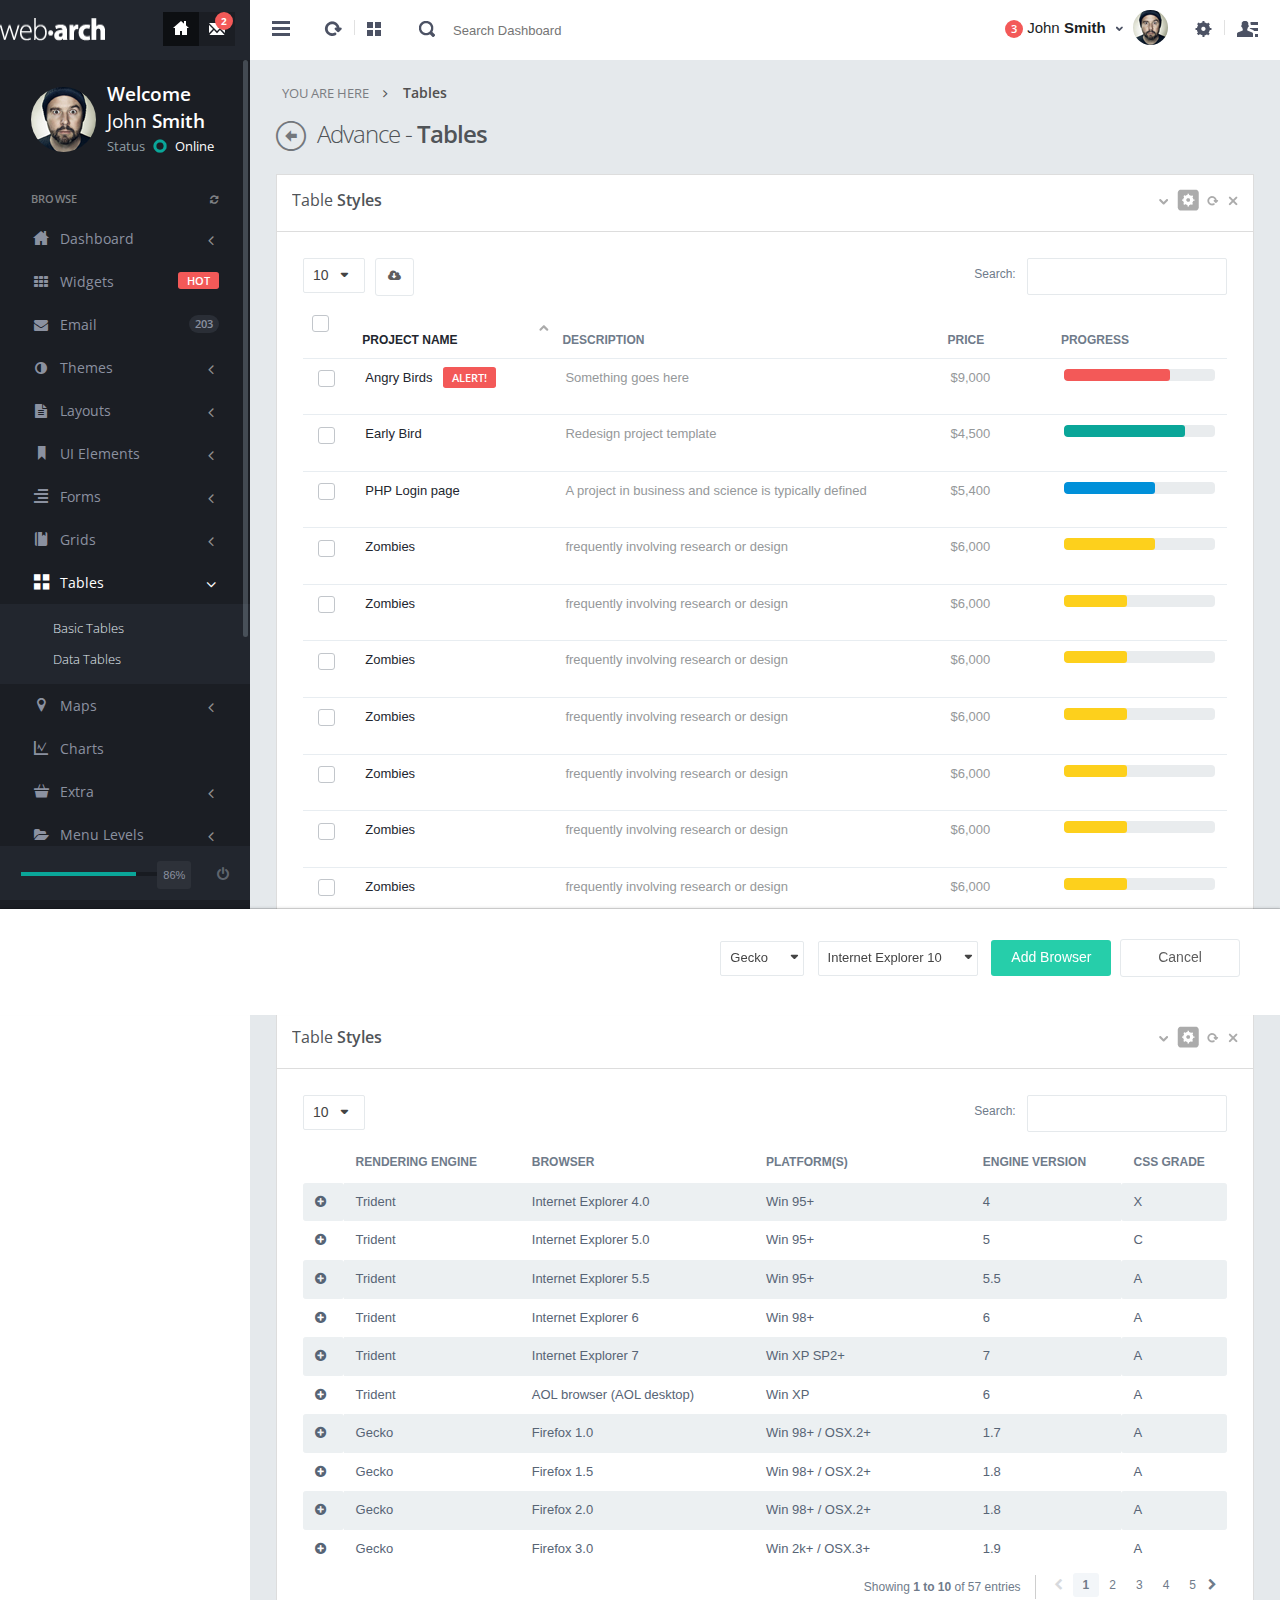
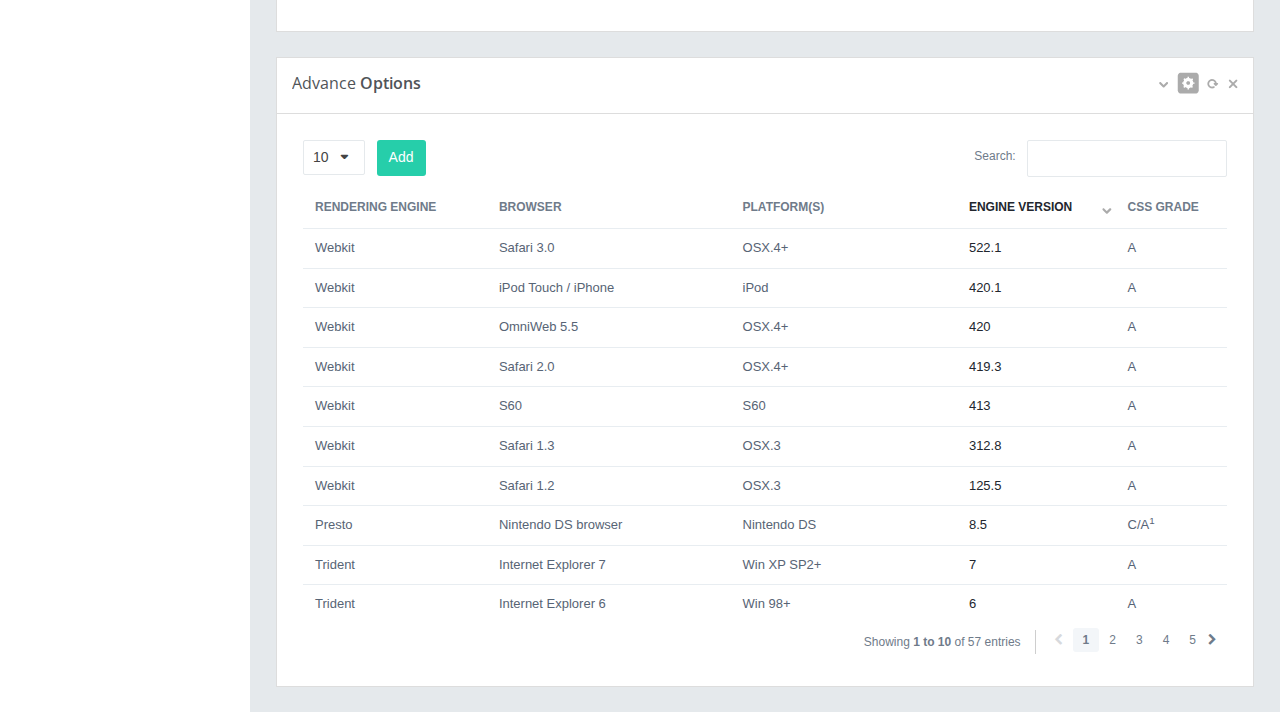
<file: datatables.html>
<!DOCTYPE html>
<html>
<head>
<meta http-equiv="content-type" content="text/html;charset=UTF-8" />
<meta charset="utf-8" />
<title>Webarch - Responsive Admin Dashboard</title>
<meta name="viewport" content="width=device-width, initial-scale=1.0, maximum-scale=1.0, user-scalable=no" />
<meta content="" name="description" />
<meta content="" name="author" />
<!-- BEGIN PLUGIN CSS -->
<link href="assets/plugins/bootstrap-select2/select2.css" rel="stylesheet" type="text/css" media="screen"/>
<link href="assets/plugins/jquery-datatable/css/jquery.dataTables.css" rel="stylesheet" type="text/css"/>
<link href="assets/plugins/datatables-responsive/css/datatables.responsive.css" rel="stylesheet" type="text/css" media="screen"/>

<!-- END PLUGIN CSS -->






<!-- BEGIN PLUGIN CSS -->
<link href="assets/plugins/pace/pace-theme-flash.css" rel="stylesheet" type="text/css" media="screen"/>
<link href="assets/plugins/bootstrapv3/css/bootstrap.min.css" rel="stylesheet" type="text/css"/>
<link href="assets/plugins/bootstrapv3/css/bootstrap-theme.min.css" rel="stylesheet" type="text/css"/>
<link href="assets/plugins/font-awesome/css/font-awesome.css" rel="stylesheet" type="text/css"/>
<link href="assets/plugins/animate.min.css" rel="stylesheet" type="text/css"/>
<link href="assets/plugins/jquery-scrollbar/jquery.scrollbar.css" rel="stylesheet" type="text/css"/>
<!-- END PLUGIN CSS -->
<!-- BEGIN CORE CSS FRAMEWORK -->
<link href="webarch/css/webarch.css" rel="stylesheet" type="text/css"/>
<!-- END CORE CSS FRAMEWORK -->
</head>
<!-- END HEAD -->
<!-- BEGIN BODY -->
<body class="">
<!-- BEGIN HEADER -->
<div class="header navbar navbar-inverse "> 
  <!-- BEGIN TOP NAVIGATION BAR -->
  <div class="navbar-inner">
	<div class="header-seperation"> 
		<ul class="nav pull-left notifcation-center visible-xs visible-sm">	
		 <li class="dropdown"> 
		 	<a href="#main-menu" data-webarch="toggle-left-side"> 
		 		<div class="iconset top-menu-toggle-white"></div> 
		 	</a> 
		 </li>		 
		</ul>
      <!-- BEGIN LOGO -->	
      <a href="index.html">
      	
		  <img src="assets/img/logo.png" class="logo" alt=""  data-src="assets/img/logo.png" data-src-retina="assets/img/logo2x.png" width="106" height="21"/>
		
      </a>
      <!-- END LOGO --> 
      <ul class="nav pull-right notifcation-center">	
        <li class="dropdown hidden-xs hidden-sm"> 
        	<a href="index.html" class="dropdown-toggle active" data-toggle=""> 
        		<div class="iconset top-home"></div>
        	</a>
        </li>
        <li class="dropdown hidden-xs hidden-sm"> 
        	<a href="email.html" class="dropdown-toggle" > 
        		<div class="iconset top-messages"></div><span class="badge">2</span> 
        	</a>
        </li>
		<li class="dropdown visible-xs visible-sm"> 
			<a href="#" data-webarch="toggle-right-side">
				<div class="iconset top-chat-white "></div>
			</a> 
		</li>        
      </ul>
      </div>
      <!-- END RESPONSIVE MENU TOGGLER --> 
      <div class="header-quick-nav" > 
      <!-- BEGIN TOP NAVIGATION MENU -->
	  <div class="pull-left"> 
        <ul class="nav quick-section">
          <li class="quicklinks"> <a href="#" class="" id="layout-condensed-toggle" >
            <div class="iconset top-menu-toggle-dark"></div>
            </a> </li>
        </ul>
        <ul class="nav quick-section">
          <li class="quicklinks"> <a href="#" class="" >
            <div class="iconset top-reload"></div>
            </a> </li>
          <li class="quicklinks"> <span class="h-seperate"></span></li>
          <li class="quicklinks"> <a href="#" class="" >
            <div class="iconset top-tiles"></div>
            </a> </li>
			<li class="m-r-10 input-prepend inside search-form no-boarder">
				<span class="add-on"> <span class="iconset top-search"></span></span>
				 <input name="" type="text"  class="no-boarder " placeholder="Search Dashboard" style="width:250px;">
			</li>
		  </ul>
	  </div>
	 <!-- END TOP NAVIGATION MENU -->
	 <!-- BEGIN CHAT TOGGLER -->
      <div class="pull-right"> 
		<div class="chat-toggler">	
				<a href="#" class="dropdown-toggle" id="my-task-list" data-placement="bottom"  data-content='' data-toggle="dropdown" data-original-title="Notifications">
					<div class="user-details"> 
						<div class="username">
							<span class="badge badge-important">3</span> 
							John <span class="bold">Smith</span>									
						</div>						
					</div> 
					<div class="iconset top-down-arrow"></div>
				</a>	
				<div id="notification-list" style="display:none">
					<div style="width:300px">
						  <div class="notification-messages info">
									<div class="user-profile">
										<img src="assets/img/profiles/d.jpg"  alt="" data-src="assets/img/profiles/d.jpg" data-src-retina="assets/img/profiles/d2x.jpg" width="35" height="35">
									</div>
									<div class="message-wrapper">
										<div class="heading">
											David Nester - Commented on your wall
										</div>
										<div class="description">
											Meeting postponed to tomorrow
										</div>
										<div class="date pull-left">
										A min ago
										</div>										
									</div>
									<div class="clearfix"></div>									
								</div>	
							<div class="notification-messages danger">
								<div class="iconholder">
									<i class="icon-warning-sign"></i>
								</div>
								<div class="message-wrapper">
									<div class="heading">
										Server load limited
									</div>
									<div class="description">
										Database server has reached its daily capicity
									</div>
									<div class="date pull-left">
									2 mins ago
									</div>
								</div>
								<div class="clearfix"></div>
							</div>	
							<div class="notification-messages success">
								<div class="user-profile">
									<img src="assets/img/profiles/h.jpg"  alt="" data-src="assets/img/profiles/h.jpg" data-src-retina="assets/img/profiles/h2x.jpg" width="35" height="35">
								</div>
								<div class="message-wrapper">
									<div class="heading">
										You haveve got 150 messages
									</div>
									<div class="description">
										150 newly unread messages in your inbox
									</div>
									<div class="date pull-left">
									An hour ago
									</div>									
								</div>
								<div class="clearfix"></div>
							</div>							
						</div>				
				</div>
				<div class="profile-pic"> 
					<img src="assets/img/profiles/avatar_small.jpg"  alt="" data-src="assets/img/profiles/avatar_small.jpg" data-src-retina="assets/img/profiles/avatar_small2x.jpg" width="35" height="35" /> 
				</div>       			
			</div>
		 <ul class="nav quick-section ">
			<li class="quicklinks"> 
				<a data-toggle="dropdown" class="dropdown-toggle  pull-right " href="#" id="user-options">
					<div class="iconset top-settings-dark "></div> 	
				</a>
				<ul class="dropdown-menu  pull-right" role="menu" aria-labelledby="user-options">
                  <li>
                  	<a href="user-profile.html"> My Account</a>
                  </li>
                  <li>
                  	<a href="calender.html">My Calendar</a>
                  </li>
                  <li>
                  	<a href="email.html"> My Inbox&nbsp;&nbsp;
                  		<span class="badge badge-important animated bounceIn">2</span>
                  	</a>
                  </li>
                  <li class="divider"></li>                
                  <li>
                  	<a href="login.html"><i class="fa fa-power-off"></i>&nbsp;&nbsp;Log Out</a>
                  </li>
               </ul>
			</li> 
			<li class="quicklinks"> <span class="h-seperate"></span></li> 
			<li class="quicklinks"> 	
				<a href="#" class="chat-menu-toggle" data-webarch="toggle-right-side"><div class="iconset top-chat-dark "><span class="badge badge-important hide">1</span></div>
				</a> 
				<div class="simple-chat-popup chat-menu-toggle hide" >
					<div class="simple-chat-popup-arrow"></div><div class="simple-chat-popup-inner">
						 <div style="width:100px">
						 <div class="semi-bold">David Nester</div>
						 <div class="message">Hey you there </div>
						</div>
					</div>
				</div>
			</li> 
		</ul>
      </div>
	   <!-- END CHAT TOGGLER -->
      </div> 
      <!-- END TOP NAVIGATION MENU --> 
   
  </div>
  <!-- END TOP NAVIGATION BAR --> 
</div>
<!-- END HEADER -->
<!-- BEGIN CONTAINER -->
<div class="page-container row-fluid">
  <!-- BEGIN SIDEBAR -->
    <div class="page-sidebar " id="main-menu">
    <!-- BEGIN MINI-PROFILE -->
    <div class="page-sidebar-wrapper scrollbar-dynamic" id="main-menu-wrapper">
      <div class="user-info-wrapper">
        <div class="profile-wrapper"> <img src="assets/img/profiles/avatar.jpg"  alt="" data-src="assets/img/profiles/avatar.jpg" data-src-retina="assets/img/profiles/avatar2x.jpg" width="69" height="69" /> </div>
        <div class="user-info">
          <div class="greeting">Welcome</div>
          <div class="username">John <span class="semi-bold">Smith</span></div>
          <div class="status">Status<a href="#">
            <div class="status-icon green"></div>
            Online</a></div>
        </div>
      </div>
      <!-- END MINI-PROFILE -->
      <!-- BEGIN SIDEBAR MENU -->
      <p class="menu-title">BROWSE <span class="pull-right"><a href="javascript:;"><i class="fa fa-refresh"></i></a></span></p>
      <ul>
        <li class="start "> <a href="index.html"> <i class="icon-custom-home"></i> <span class="title">Dashboard</span> <span class="selected"></span> <span class="arrow "></span> </a> 
  		     <ul class="sub-menu">
              <li > <a href="dashboard_v1.html"> Dashboard v1 </a> </li>
              <li class=""> <a href="index.html "> Dashboard v2 <span class=" label label-info pull-right m-r-30">NEW</span></a></li>
            </ul>
		    </li>
        <li > <a href="widgets.html"> <i class="fa fa-th"></i> <span class="title">Widgets</span> <span class="label label-important pull-right ">HOT</span></a> </li>
        <li > 
          <a href="email.html"> <i class="fa fa-envelope"></i> <span class="title">Email</span> <span class=" badge badge-disable pull-right ">203</span>
          </a> 
        </li>
        <li > <a href="javascript:;"> <i class="fa fa fa-adjust"></i> <span class="title">Themes</span> <span class=" arrow" ></span> </a>
            <ul class="sub-menu">
              <li > <a href="theme_coporate.html">Coporate </a> </li>
              <li > <a href="theme_simple.html">Simple</a> </li>
              <li > <a href="theme_elegant.html">Elegant</a> </li>
            </ul>
        </li>    
        <li > <a href="javascript:;"> <i class="fa fa-file-text"></i> <span class="title">Layouts</span> <span class=" arrow" ></span> </a>
            <ul class="sub-menu">
              <li > <a href="layout_options.html"> Layout Options </a> </li>
              <li > <a href="boxed_layout.html">Boxed Layout </a> </li>
              <li > <a href="boxed_layout_v2.html">Inner Boxed Layout </a> </li>
              <li > <a href="extended_layout.html">Extended Layout</a> </li>
              <li > <a href="RTL.html">RTL Layout</a> </li>
              <li > <a href="horizontal_menu.html">Horizontal Menu</a> </li>
              <li > <a href="horizontal_menu_boxed.html">Horizontal Menu & Boxed</a> </li>    
            </ul>
        </li>             
        <li > <a href="javascript:;"> <i class="icon-custom-ui"></i> <span class="title">UI Elements</span> <span class=" arrow" ></span> </a>
          <ul class="sub-menu">
            <li > <a href="typography.html"> Typography </a> </li>
            <li > <a href="messages_notifications.html"> Messages & Notifications </a> </li>
            <li > <a href="notifications.html"> Notifications </a> </li>
            <li > <a href="icons.html">Icons</a> </li>
            <li class=""> <a href="buttons.html">Buttons</a> </li>
            <li > <a href="tabs_accordian.html"> Tabs & Accordions </a> </li>
            <li > <a href="sliders.html">Sliders</a> </li>
            <li > <a href="group_list.html">Group list </a> </li>
          </ul>
        </li>
        <li > <a href="javascript:;"> <i class="icon-custom-form"></i> <span class="title">Forms</span> <span class=" arrow" ></span> </a>
          <ul class="sub-menu">
            <li > <a href="form_elements.html">Form Elements </a> </li>
            <li > <a href="form_validations.html">Form Validations</a> </li>
          </ul>
        </li>
        <li > <a href="javascript:;"> <i class="icon-custom-portlets"></i> <span class="title">Grids</span> <span class=" arrow" ></span> </a>
          <ul class="sub-menu">
            <li > <a href="grids_simple.html">Simple Grids</a> </li>
            <li > <a href="grids_draggable.html">Draggable Grids </a> </li>
          </ul>
        </li>
        <li  class="open active" > <a href="javascript:;"> <i class="icon-custom-thumb"></i> <span class="title">Tables</span> <span class=" open  arrow" ></span> </a>
          <ul class="sub-menu">
            <li > <a href="tables.html"> Basic Tables </a> </li>
            <li > <a href="datatables.html"> Data Tables </a> </li>
          </ul>
        </li>
        <li > <a href="javascript:;"> <i class="icon-custom-map"></i> <span class="title">Maps</span> <span class=" arrow" ></span> </a>
          <ul class="sub-menu">
            <li > <a href="google_map.html"> Google Maps </a> </li>
            <li > <a href="vector_map.html"> Vector Maps </a> </li>
          </ul>
        </li>
        <li > <a href="charts.html"> <i class="icon-custom-chart"></i> <span class="title">Charts</span> </a> </li>
        <li > <a href="javascript:;"> <i class="icon-custom-extra"></i> <span class="title">Extra</span> <span class=" arrow" ></span> </a>
          <ul class="sub-menu">
            <li > <a href="user-profile.html"> User Profile </a> </li>
            <li > <a href="time_line.html"> Time line </a> </li>
            <li > <a href="support_ticket.html"> Support Ticket </a> </li>
            <li > <a href="gallery.html"> Gallery</a> </li>
            <li class=""><a href="calender.html"> Calendar</a> </li>
            <li > <a href="search_results.html"> Search Results </a> </li>
            <li > <a href="invoice.html"> Invoice </a> </li>
            <li > <a href="404.html"> 404 Page </a> </li>
            <li > <a href="500.html"> 500 Page </a> </li>
            <li > <a href="blank_template.html"> Blank Page </a> </li>
            <li > <a href="login.html"> Login </a> </li>
            <li > <a href="login_v2.html">Login v2</a> </li>
            <li > <a href="lockscreen.html"> Lockscreen </a> </li>
          </ul>
        </li>
        <li class=""> <a href="javascript:;"> <i class="fa fa-folder-open"></i> <span class="title">Menu Levels</span> <span class=" arrow" ></span> </a>
          <ul class="sub-menu">
            <li > <a href="javascript:;"> Level 1 </a> </li>
            <li > <a href="javascript:;"> <span class="title">Level 2</span> <span class=" arrow" ></span> </a>
              <ul class="sub-menu">
                <li > <a href="javascript:;"> Sub Menu </a> </li>
                <li > <a href="ujavascript:;"> Sub Menu </a> </li>
              </ul>
            </li>
          </ul>
        </li>
        <li class="hidden-lg hidden-md hidden-xs" id="more-widgets" > <a href="javascript:;"> <i class="fa fa-plus"></i></a>
          <ul class="sub-menu">
            <li class="side-bar-widgets">
              <p class="menu-title">FOLDER <span class="pull-right"><a href="#" class="create-folder"><i class="icon-plus"></i></a></span></p>
              <ul class="folders" >
                <li><a href="#">
                  <div class="status-icon green"></div>
                  My quick tasks </a> </li>
                <li><a href="#">
                  <div class="status-icon red"></div>
                  To do list </a> </li>
                <li><a href="#">
                  <div class="status-icon blue"></div>
                  Projects </a> </li>
                <li class="folder-input" style="display:none">
                  <input type="text" placeholder="Name of folder" class="no-boarder folder-name" name="" id="folder-name">
                </li>
              </ul>
              <p class="menu-title">PROJECTS </p>
              <div class="status-widget">
                <div class="status-widget-wrapper">
                  <div class="title">Freelancer<a href="#" class="remove-widget"><i class="icon-custom-cross"></i></a></div>
                  <p>Redesign home page</p>
                </div>
              </div>
              <div class="status-widget">
                <div class="status-widget-wrapper">
                  <div class="title">envato<a href="#" class="remove-widget"><i class="icon-custom-cross"></i></a></div>
                  <p>Statistical report</p>
                </div>
              </div>
            </li>
          </ul>
        </li>
      </ul>
      <div class="side-bar-widgets">
        <p class="menu-title">FOLDER <span class="pull-right"><a href="#" class="create-folder"> <i class="fa fa-plus"></i></a></span></p>
        <ul class="folders" >
          <li><a href="#">
            <div class="status-icon green"></div>
            My quick tasks </a> </li>
          <li><a href="#">
            <div class="status-icon red"></div>
            To do list </a> </li>
          <li><a href="#">
            <div class="status-icon blue"></div>
            Projects </a> </li>
          <li class="folder-input" style="display:none">
            <input type="text" placeholder="Name of folder" class="no-boarder folder-name" name="" >
          </li>
        </ul>
        <p class="menu-title">PROJECTS </p>
        <div class="status-widget">
          <div class="status-widget-wrapper">
            <div class="title">Freelancer<a href="#" class="remove-widget"><i class="icon-custom-cross"></i></a></div>
            <p>Redesign home page</p>
          </div>
        </div>
        <div class="status-widget">
          <div class="status-widget-wrapper">
            <div class="title">envato<a href="#" class="remove-widget"><i class="icon-custom-cross"></i></a></div>
            <p>Statistical report</p>
          </div>
        </div>
      </div>
      <div class="clearfix"></div>
      <!-- END SIDEBAR MENU -->
    </div>
  </div>
  <a href="#" class="scrollup">Scroll</a>
  <div class="footer-widget">
    <div class="progress transparent progress-small no-radius no-margin">
      <div class="progress-bar progress-bar-success animate-progress-bar" data-percentage="79%" style="width: 79%;"></div>
    </div>
    <div class="pull-right">
      <div class="details-status"> <span class="animate-number" data-value="86" data-animation-duration="560">86</span>% </div>
      <a href="lockscreen.html"><i class="fa fa-power-off"></i></a></div>
  </div>
  <!-- END SIDEBAR -->
  <!-- BEGIN PAGE CONTAINER-->
  <div class="page-content">
    <!-- BEGIN SAMPLE PORTLET CONFIGURATION MODAL FORM-->
    <div id="portlet-config" class="modal hide">
      <div class="modal-header">
        <button data-dismiss="modal" class="close" type="button"></button>
        <h3>Widget Settings</h3>
      </div>
      <div class="modal-body"> Widget settings form goes here </div>
    </div>
    <div class="clearfix"></div>
    <div class="content">
      <ul class="breadcrumb">
        <li>
          <p>YOU ARE HERE</p>
        </li>
        <li><a href="#" class="active">Tables</a> </li>
      </ul>
      <div class="page-title"> <i class="icon-custom-left"></i>
        <h3>Advance - <span class="semi-bold">Tables</span></h3>
      </div>
      <div class="row-fluid">
        <div class="span12">
          <div class="grid simple ">
            <div class="grid-title">
              <h4>Table <span class="semi-bold">Styles</span></h4>
              <div class="tools"> <a href="javascript:;" class="collapse"></a> <a href="#grid-config" data-toggle="modal" class="config"></a> <a href="javascript:;" class="reload"></a> <a href="javascript:;" class="remove"></a> </div>
            </div>
            <div class="grid-body ">
              <table class="table table-hover table-condensed" id="example">
                <thead>
                  <tr>
                    <th style="width:1%"><div class="checkbox check-default" style="margin-right:auto;margin-left:auto;">
                        <input type="checkbox" value="1" id="checkbox1">
                        <label for="checkbox1"></label>
                      </div></th>
                    <th style="width:10%">Project Name</th>
                    <th style="width:22%" data-hide="phone,tablet">Description</th>
                    <th style="width:6%">Price</th>
                    <th style="width:10%" data-hide="phone,tablet">Progress</th>
                  </tr>
                </thead>
                <tbody>
                  <tr >
                    <td class="v-align-middle"><div class="checkbox check-default">
                        <input type="checkbox" value="3" id="checkbox2">
                        <label for="checkbox2"></label>
                      </div></td>
                    <td class="v-align-middle">Early Bird</td>
                    <td class="v-align-middle"><span class="muted">Redesign project template</span></td>
                    <td><span class="muted">$4,500</span></td>
                    <td class="v-align-middle"><div class="progress ">
                        <div data-percentage="80%"  class="progress-bar progress-bar-success animate-progress-bar"></div>
                      </div></td>
                  </tr>
                  <tr>
                    <td><div class="checkbox check-default">
                        <input type="checkbox" value="3" id="checkbox3">
                        <label for="checkbox3"></label>
                      </div></td>
                    <td>Angry Birds&nbsp;&nbsp;&nbsp;<span class="label label-important">ALERT!</span></td>
                    <td><span class="muted">Something goes here</span></td>
                    <td><span class="muted">$9,000</span></td>
                    <td><div class="progress">
                        <div data-percentage="70%"  class="progress-bar progress-bar-danger animate-progress-bar"></div>
                      </div></td>
                  </tr>
                  <tr>
                    <td><div class="checkbox check-default">
                        <input type="checkbox" value="3" id="checkbox4">
                        <label for="checkbox4"></label>
                      </div></td>
                    <td>PHP Login page</td>
                    <td class="v-align-middle"><span class="muted">A project in business and science is typically defined</span></td>
                    <td><span class="muted">$5,400</span></td>
                    <td><div class="progress progress-info">
                        <div data-percentage="60%"  class="progress-bar progress-bar-primary animate-progress-bar"></div>
                      </div></td>
                  </tr>
                  <tr>
                    <td><div class="checkbox check-default">
                        <input type="checkbox" value="3" id="checkbox5">
                        <label for="checkbox5"></label>
                      </div></td>
                    <td>Zombies</td>
                    <td class="v-align-middle"><span class="muted">frequently involving research or design</span></td>
                    <td><span class="muted">$6,000</span></td>
                    <td><div class="progress">
                        <div data-percentage="60%"  class="progress-bar progress-bar-warning animate-progress-bar"></div>
                      </div></td>
                  </tr>
                  <tr>
                    <td><div class="checkbox check-default">
                        <input type="checkbox" value="3" id="checkbox6">
                        <label for="checkbox6"></label>
                      </div></td>
                    <td>Zombies</td>
                    <td class="v-align-middle"><span class="muted">frequently involving research or design</span></td>
                    <td><span class="muted">$6,000</span></td>
                    <td><div class="progress ">
                        <div data-percentage="42%" class="progress-bar progress-bar-warning animate-progress-bar"></div>
                      </div></td>
                  </tr>
                  <tr>
                    <td><div class="checkbox check-default">
                        <input type="checkbox" value="3" id="checkbox20">
                        <label for="checkbox20"></label>
                      </div></td>
                    <td>Zombies</td>
                    <td class="v-align-middle"><span class="muted">frequently involving research or design</span></td>
                    <td><span class="muted">$6,000</span></td>
                    <td><div class="progress progress-warning">
                        <div data-percentage="42%"  class="progress-bar progress-bar-warning animate-progress-bar"></div>
                      </div></td>
                  </tr>
                  <tr>
                    <td><div class="checkbox check-default">
                        <input type="checkbox" value="3" id="checkbox7">
                        <label for="checkbox7"></label>
                      </div></td>
                    <td>Zombies</td>
                    <td class="v-align-middle"><span class="muted">frequently involving research or design</span></td>
                    <td><span class="muted">$6,000</span></td>
                    <td><div class="progress ">
                        <div data-percentage="42%" class="progress-bar progress-bar-warning animate-progress-bar"></div>
                      </div></td>
                  </tr>
                  <tr>
                    <td><div class="checkbox check-default">
                        <input type="checkbox" value="3" id="checkbox8">
                        <label for="checkbox8"></label>
                      </div></td>
                    <td>Zombies</td>
                    <td class="v-align-middle"><span class="muted">frequently involving research or design</span></td>
                    <td><span class="muted">$6,000</span></td>
                    <td><div class="progress ">
                        <div data-percentage="42%" class="progress-bar progress-bar-warning animate-progress-bar"></div>
                      </div></td>
                  </tr>
                  <tr>
                    <td><div class="checkbox check-default">
                        <input type="checkbox" value="3" id="checkbox9">
                        <label for="checkbox9"></label>
                      </div></td>
                    <td>Zombies</td>
                    <td class="v-align-middle"><span class="muted">frequently involving research or design</span></td>
                    <td><span class="muted">$6,000</span></td>
                    <td><div class="progress ">
                        <div data-percentage="42%" class="progress-bar progress-bar-warning animate-progress-bar"></div>
                      </div></td>
                  </tr>
                  <tr>
                    <td><div class="checkbox check-default">
                        <input type="checkbox" value="3" id="checkbox10">
                        <label for="checkbox10"></label>
                      </div></td>
                    <td>Zombies</td>
                    <td class="v-align-middle"><span class="muted">frequently involving research or design</span></td>
                    <td><span class="muted">$6,000</span></td>
                    <td><div class="progress ">
                        <div data-percentage="42%" class="progress-bar progress-bar-warning animate-progress-bar"></div>
                      </div></td>
                  </tr>
                  <tr>
                    <td><div class="checkbox check-default">
                        <input type="checkbox" value="3" id="checkbox11">
                        <label for="checkbox11"></label>
                      </div></td>
                    <td>Zombies</td>
                    <td class="v-align-middle"><span class="muted">frequently involving research or design</span></td>
                    <td><span class="muted">$6,000</span></td>
                    <td><div class="progress ">
                        <div data-percentage="42%" class="progress-bar progress-bar-warning animate-progress-bar"></div>
                      </div></td>
                  </tr>
                  <tr>
                    <td><div class="checkbox check-default">
                        <input type="checkbox" value="3" id="checkbox12">
                        <label for="checkbox12"></label>
                      </div></td>
                    <td>Zombies</td>
                    <td class="v-align-middle"><span class="muted">frequently involving research or design</span></td>
                    <td><span class="muted">$6,000</span></td>
                    <td><div class="progress ">
                        <div data-percentage="42%" class="progress-bar progress-bar-warning animate-progress-bar"></div>
                      </div></td>
                  </tr>
                  <tr>
                    <td><div class="checkbox check-default">
                        <input type="checkbox" value="3" id="checkbox13">
                        <label for="checkbox13"></label>
                      </div></td>
                    <td>Zombies</td>
                    <td class="v-align-middle"><span class="muted">frequently involving research or design</span></td>
                    <td><span class="muted">$6,000</span></td>
                    <td><div class="progress ">
                        <div data-percentage="42%" class="progress-bar progress-bar-warning animate-progress-bar"></div>
                      </div></td>
                  </tr>
                  <tr>
                    <td><div class="checkbox check-default">
                        <input type="checkbox" value="3" id="checkbox14">
                        <label for="checkbox14"></label>
                      </div></td>
                    <td>Zombies</td>
                    <td class="v-align-middle"><span class="muted">frequently involving research or design</span></td>
                    <td><span class="muted">$6,000</span></td>
                    <td><div class="progress ">
                        <div data-percentage="42%" class="progress-bar progress-bar-warning animate-progress-bar"></div>
                      </div></td>
                  </tr>
                </tbody>
              </table>
            </div>
          </div>
        </div>
      </div>
      <div class="row-fluid">
        <div class="span12">
          <div class="grid simple ">
            <div class="grid-title">
              <h4>Table <span class="semi-bold">Styles</span></h4>
              <div class="tools"> <a href="javascript:;" class="collapse"></a> <a href="#grid-config" data-toggle="modal" class="config"></a> <a href="javascript:;" class="reload"></a> <a href="javascript:;" class="remove"></a> </div>
            </div>
            <div class="grid-body ">
              <table class="table table-striped" id="example2" >
                <thead>
                  <tr>
                    <th>Rendering engine</th>
                    <th>Browser</th>
                    <th>Platform(s)</th>
                    <th>Engine version</th>
                    <th>CSS grade</th>
                  </tr>
                </thead>
                <tbody>
                  <tr class="odd gradeX">
                    <td>Trident</td>
                    <td>Internet
                      Explorer 4.0</td>
                    <td>Win 95+</td>
                    <td class="center"> 4</td>
                    <td class="center">X</td>
                  </tr>
                  <tr class="even gradeC">
                    <td>Trident</td>
                    <td>Internet
                      Explorer 5.0</td>
                    <td>Win 95+</td>
                    <td class="center">5</td>
                    <td class="center">C</td>
                  </tr>
                  <tr class="odd gradeA">
                    <td>Trident</td>
                    <td>Internet
                      Explorer 5.5</td>
                    <td>Win 95+</td>
                    <td class="center">5.5</td>
                    <td class="center">A</td>
                  </tr>
                  <tr class="even gradeA">
                    <td>Trident</td>
                    <td>Internet
                      Explorer 6</td>
                    <td>Win 98+</td>
                    <td class="center">6</td>
                    <td class="center">A</td>
                  </tr>
                  <tr class="odd gradeA">
                    <td>Trident</td>
                    <td>Internet Explorer 7</td>
                    <td>Win XP SP2+</td>
                    <td class="center">7</td>
                    <td class="center">A</td>
                  </tr>
                  <tr class="even gradeA">
                    <td>Trident</td>
                    <td>AOL browser (AOL desktop)</td>
                    <td>Win XP</td>
                    <td class="center">6</td>
                    <td class="center">A</td>
                  </tr>
                  <tr class="gradeA">
                    <td>Gecko</td>
                    <td>Firefox 1.0</td>
                    <td>Win 98+ / OSX.2+</td>
                    <td class="center">1.7</td>
                    <td class="center">A</td>
                  </tr>
                  <tr class="gradeA">
                    <td>Gecko</td>
                    <td>Firefox 1.5</td>
                    <td>Win 98+ / OSX.2+</td>
                    <td class="center">1.8</td>
                    <td class="center">A</td>
                  </tr>
                  <tr class="gradeA">
                    <td>Gecko</td>
                    <td>Firefox 2.0</td>
                    <td>Win 98+ / OSX.2+</td>
                    <td class="center">1.8</td>
                    <td class="center">A</td>
                  </tr>
                  <tr class="gradeA">
                    <td>Gecko</td>
                    <td>Firefox 3.0</td>
                    <td>Win 2k+ / OSX.3+</td>
                    <td class="center">1.9</td>
                    <td class="center">A</td>
                  </tr>
                  <tr class="gradeA">
                    <td>Gecko</td>
                    <td>Camino 1.0</td>
                    <td>OSX.2+</td>
                    <td class="center">1.8</td>
                    <td class="center">A</td>
                  </tr>
                  <tr class="gradeA">
                    <td>Gecko</td>
                    <td>Camino 1.5</td>
                    <td>OSX.3+</td>
                    <td class="center">1.8</td>
                    <td class="center">A</td>
                  </tr>
                  <tr class="gradeA">
                    <td>Gecko</td>
                    <td>Netscape 7.2</td>
                    <td>Win 95+ / Mac OS 8.6-9.2</td>
                    <td class="center">1.7</td>
                    <td class="center">A</td>
                  </tr>
                  <tr class="gradeA">
                    <td>Gecko</td>
                    <td>Netscape Browser 8</td>
                    <td>Win 98SE+</td>
                    <td class="center">1.7</td>
                    <td class="center">A</td>
                  </tr>
                  <tr class="gradeA">
                    <td>Gecko</td>
                    <td>Netscape Navigator 9</td>
                    <td>Win 98+ / OSX.2+</td>
                    <td class="center">1.8</td>
                    <td class="center">A</td>
                  </tr>
                  <tr class="gradeA">
                    <td>Gecko</td>
                    <td>Mozilla 1.0</td>
                    <td>Win 95+ / OSX.1+</td>
                    <td class="center">1</td>
                    <td class="center">A</td>
                  </tr>
                  <tr class="gradeA">
                    <td>Gecko</td>
                    <td>Mozilla 1.1</td>
                    <td>Win 95+ / OSX.1+</td>
                    <td class="center">1.1</td>
                    <td class="center">A</td>
                  </tr>
                  <tr class="gradeA">
                    <td>Gecko</td>
                    <td>Mozilla 1.2</td>
                    <td>Win 95+ / OSX.1+</td>
                    <td class="center">1.2</td>
                    <td class="center">A</td>
                  </tr>
                  <tr class="gradeA">
                    <td>Gecko</td>
                    <td>Mozilla 1.3</td>
                    <td>Win 95+ / OSX.1+</td>
                    <td class="center">1.3</td>
                    <td class="center">A</td>
                  </tr>
                  <tr class="gradeA">
                    <td>Gecko</td>
                    <td>Mozilla 1.4</td>
                    <td>Win 95+ / OSX.1+</td>
                    <td class="center">1.4</td>
                    <td class="center">A</td>
                  </tr>
                  <tr class="gradeA">
                    <td>Gecko</td>
                    <td>Mozilla 1.5</td>
                    <td>Win 95+ / OSX.1+</td>
                    <td class="center">1.5</td>
                    <td class="center">A</td>
                  </tr>
                  <tr class="gradeA">
                    <td>Gecko</td>
                    <td>Mozilla 1.6</td>
                    <td>Win 95+ / OSX.1+</td>
                    <td class="center">1.6</td>
                    <td class="center">A</td>
                  </tr>
                  <tr class="gradeA">
                    <td>Gecko</td>
                    <td>Mozilla 1.7</td>
                    <td>Win 98+ / OSX.1+</td>
                    <td class="center">1.7</td>
                    <td class="center">A</td>
                  </tr>
                  <tr class="gradeA">
                    <td>Gecko</td>
                    <td>Mozilla 1.8</td>
                    <td>Win 98+ / OSX.1+</td>
                    <td class="center">1.8</td>
                    <td class="center">A</td>
                  </tr>
                  <tr class="gradeA">
                    <td>Gecko</td>
                    <td>Seamonkey 1.1</td>
                    <td>Win 98+ / OSX.2+</td>
                    <td class="center">1.8</td>
                    <td class="center">A</td>
                  </tr>
                  <tr class="gradeA">
                    <td>Gecko</td>
                    <td>Epiphany 2.20</td>
                    <td>Gnome</td>
                    <td class="center">1.8</td>
                    <td class="center">A</td>
                  </tr>
                  <tr class="gradeA">
                    <td>Webkit</td>
                    <td>Safari 1.2</td>
                    <td>OSX.3</td>
                    <td class="center">125.5</td>
                    <td class="center">A</td>
                  </tr>
                  <tr class="gradeA">
                    <td>Webkit</td>
                    <td>Safari 1.3</td>
                    <td>OSX.3</td>
                    <td class="center">312.8</td>
                    <td class="center">A</td>
                  </tr>
                  <tr class="gradeA">
                    <td>Webkit</td>
                    <td>Safari 2.0</td>
                    <td>OSX.4+</td>
                    <td class="center">419.3</td>
                    <td class="center">A</td>
                  </tr>
                  <tr class="gradeA">
                    <td>Webkit</td>
                    <td>Safari 3.0</td>
                    <td>OSX.4+</td>
                    <td class="center">522.1</td>
                    <td class="center">A</td>
                  </tr>
                  <tr class="gradeA">
                    <td>Webkit</td>
                    <td>OmniWeb 5.5</td>
                    <td>OSX.4+</td>
                    <td class="center">420</td>
                    <td class="center">A</td>
                  </tr>
                  <tr class="gradeA">
                    <td>Webkit</td>
                    <td>iPod Touch / iPhone</td>
                    <td>iPod</td>
                    <td class="center">420.1</td>
                    <td class="center">A</td>
                  </tr>
                  <tr class="gradeA">
                    <td>Webkit</td>
                    <td>S60</td>
                    <td>S60</td>
                    <td class="center">413</td>
                    <td class="center">A</td>
                  </tr>
                  <tr class="gradeA">
                    <td>Presto</td>
                    <td>Opera 7.0</td>
                    <td>Win 95+ / OSX.1+</td>
                    <td class="center">-</td>
                    <td class="center">A</td>
                  </tr>
                  <tr class="gradeA">
                    <td>Presto</td>
                    <td>Opera 7.5</td>
                    <td>Win 95+ / OSX.2+</td>
                    <td class="center">-</td>
                    <td class="center">A</td>
                  </tr>
                  <tr class="gradeA">
                    <td>Presto</td>
                    <td>Opera 8.0</td>
                    <td>Win 95+ / OSX.2+</td>
                    <td class="center">-</td>
                    <td class="center">A</td>
                  </tr>
                  <tr class="gradeA">
                    <td>Presto</td>
                    <td>Opera 8.5</td>
                    <td>Win 95+ / OSX.2+</td>
                    <td class="center">-</td>
                    <td class="center">A</td>
                  </tr>
                  <tr class="gradeA">
                    <td>Presto</td>
                    <td>Opera 9.0</td>
                    <td>Win 95+ / OSX.3+</td>
                    <td class="center">-</td>
                    <td class="center">A</td>
                  </tr>
                  <tr class="gradeA">
                    <td>Presto</td>
                    <td>Opera 9.2</td>
                    <td>Win 88+ / OSX.3+</td>
                    <td class="center">-</td>
                    <td class="center">A</td>
                  </tr>
                  <tr class="gradeA">
                    <td>Presto</td>
                    <td>Opera 9.5</td>
                    <td>Win 88+ / OSX.3+</td>
                    <td class="center">-</td>
                    <td class="center">A</td>
                  </tr>
                  <tr class="gradeA">
                    <td>Presto</td>
                    <td>Opera for Wii</td>
                    <td>Wii</td>
                    <td class="center">-</td>
                    <td class="center">A</td>
                  </tr>
                  <tr class="gradeA">
                    <td>Presto</td>
                    <td>Nokia N800</td>
                    <td>N800</td>
                    <td class="center">-</td>
                    <td class="center">A</td>
                  </tr>
                  <tr class="gradeA">
                    <td>Presto</td>
                    <td>Nintendo DS browser</td>
                    <td>Nintendo DS</td>
                    <td class="center">8.5</td>
                    <td class="center">C/A<sup>1</sup></td>
                  </tr>
                  <tr class="gradeC">
                    <td>KHTML</td>
                    <td>Konqureror 3.1</td>
                    <td>KDE 3.1</td>
                    <td class="center">3.1</td>
                    <td class="center">C</td>
                  </tr>
                  <tr class="gradeA">
                    <td>KHTML</td>
                    <td>Konqureror 3.3</td>
                    <td>KDE 3.3</td>
                    <td class="center">3.3</td>
                    <td class="center">A</td>
                  </tr>
                  <tr class="gradeA">
                    <td>KHTML</td>
                    <td>Konqureror 3.5</td>
                    <td>KDE 3.5</td>
                    <td class="center">3.5</td>
                    <td class="center">A</td>
                  </tr>
                  <tr class="gradeX">
                    <td>Tasman</td>
                    <td>Internet Explorer 4.5</td>
                    <td>Mac OS 8-9</td>
                    <td class="center">-</td>
                    <td class="center">X</td>
                  </tr>
                  <tr class="gradeC">
                    <td>Tasman</td>
                    <td>Internet Explorer 5.1</td>
                    <td>Mac OS 7.6-9</td>
                    <td class="center">1</td>
                    <td class="center">C</td>
                  </tr>
                  <tr class="gradeC">
                    <td>Tasman</td>
                    <td>Internet Explorer 5.2</td>
                    <td>Mac OS 8-X</td>
                    <td class="center">1</td>
                    <td class="center">C</td>
                  </tr>
                  <tr class="gradeA">
                    <td>Misc</td>
                    <td>NetFront 3.1</td>
                    <td>Embedded devices</td>
                    <td class="center">-</td>
                    <td class="center">C</td>
                  </tr>
                  <tr class="gradeA">
                    <td>Misc</td>
                    <td>NetFront 3.4</td>
                    <td>Embedded devices</td>
                    <td class="center">-</td>
                    <td class="center">A</td>
                  </tr>
                  <tr class="gradeX">
                    <td>Misc</td>
                    <td>Dillo 0.8</td>
                    <td>Embedded devices</td>
                    <td class="center">-</td>
                    <td class="center">X</td>
                  </tr>
                  <tr class="gradeX">
                    <td>Misc</td>
                    <td>Links</td>
                    <td>Text only</td>
                    <td class="center">-</td>
                    <td class="center">X</td>
                  </tr>
                  <tr class="gradeX">
                    <td>Misc</td>
                    <td>Lynx</td>
                    <td>Text only</td>
                    <td class="center">-</td>
                    <td class="center">X</td>
                  </tr>
                  <tr class="gradeC">
                    <td>Misc</td>
                    <td>IE Mobile</td>
                    <td>Windows Mobile 6</td>
                    <td class="center">-</td>
                    <td class="center">C</td>
                  </tr>
                  <tr class="gradeC">
                    <td>Misc</td>
                    <td>PSP browser</td>
                    <td>PSP</td>
                    <td class="center">-</td>
                    <td class="center">C</td>
                  </tr>
                  <tr class="gradeU">
                    <td>Other browsers</td>
                    <td>All others</td>
                    <td>-</td>
                    <td class="center">-</td>
                    <td class="center">U</td>
                  </tr>
                </tbody>
              </table>
            </div>
          </div>
        </div>
      </div>
      <div class="row-fluid">
        <div class="span12">
          <div class="grid simple ">
            <div class="grid-title">
              <h4>Advance <span class="semi-bold">Options</span></h4>
              <div class="tools"> <a href="javascript:;" class="collapse"></a> <a href="#grid-config" data-toggle="modal" class="config"></a> <a href="javascript:;" class="reload"></a> <a href="javascript:;" class="remove"></a> </div>
            </div>
            <div class="grid-body ">
              <table class="table" id="example3" >
                <thead>
                  <tr>
                    <th>Rendering engine</th>
                    <th>Browser</th>
                    <th>Platform(s)</th>
                    <th>Engine version</th>
                    <th>CSS grade</th>
                  </tr>
                </thead>
                <tbody>
                  <tr class="odd gradeX">
                    <td>Trident</td>
                    <td>Internet
                      Explorer 4.0</td>
                    <td>Win 95+</td>
                    <td class="center"> 4</td>
                    <td class="center">X</td>
                  </tr>
                  <tr class="even gradeC">
                    <td>Trident</td>
                    <td>Internet
                      Explorer 5.0</td>
                    <td>Win 95+</td>
                    <td class="center">5</td>
                    <td class="center">C</td>
                  </tr>
                  <tr class="odd gradeA">
                    <td>Trident</td>
                    <td>Internet
                      Explorer 5.5</td>
                    <td>Win 95+</td>
                    <td class="center">5.5</td>
                    <td class="center">A</td>
                  </tr>
                  <tr class="even gradeA">
                    <td>Trident</td>
                    <td>Internet
                      Explorer 6</td>
                    <td>Win 98+</td>
                    <td class="center">6</td>
                    <td class="center">A</td>
                  </tr>
                  <tr class="odd gradeA">
                    <td>Trident</td>
                    <td>Internet Explorer 7</td>
                    <td>Win XP SP2+</td>
                    <td class="center">7</td>
                    <td class="center">A</td>
                  </tr>
                  <tr class="even gradeA">
                    <td>Trident</td>
                    <td>AOL browser (AOL desktop)</td>
                    <td>Win XP</td>
                    <td class="center">6</td>
                    <td class="center">A</td>
                  </tr>
                  <tr class="gradeA">
                    <td>Gecko</td>
                    <td>Firefox 1.0</td>
                    <td>Win 98+ / OSX.2+</td>
                    <td class="center">1.7</td>
                    <td class="center">A</td>
                  </tr>
                  <tr class="gradeA">
                    <td>Gecko</td>
                    <td>Firefox 1.5</td>
                    <td>Win 98+ / OSX.2+</td>
                    <td class="center">1.8</td>
                    <td class="center">A</td>
                  </tr>
                  <tr class="gradeA">
                    <td>Gecko</td>
                    <td>Firefox 2.0</td>
                    <td>Win 98+ / OSX.2+</td>
                    <td class="center">1.8</td>
                    <td class="center">A</td>
                  </tr>
                  <tr class="gradeA">
                    <td>Gecko</td>
                    <td>Firefox 3.0</td>
                    <td>Win 2k+ / OSX.3+</td>
                    <td class="center">1.9</td>
                    <td class="center">A</td>
                  </tr>
                  <tr class="gradeA">
                    <td>Gecko</td>
                    <td>Camino 1.0</td>
                    <td>OSX.2+</td>
                    <td class="center">1.8</td>
                    <td class="center">A</td>
                  </tr>
                  <tr class="gradeA">
                    <td>Gecko</td>
                    <td>Camino 1.5</td>
                    <td>OSX.3+</td>
                    <td class="center">1.8</td>
                    <td class="center">A</td>
                  </tr>
                  <tr class="gradeA">
                    <td>Gecko</td>
                    <td>Netscape 7.2</td>
                    <td>Win 95+ / Mac OS 8.6-9.2</td>
                    <td class="center">1.7</td>
                    <td class="center">A</td>
                  </tr>
                  <tr class="gradeA">
                    <td>Gecko</td>
                    <td>Netscape Browser 8</td>
                    <td>Win 98SE+</td>
                    <td class="center">1.7</td>
                    <td class="center">A</td>
                  </tr>
                  <tr class="gradeA">
                    <td>Gecko</td>
                    <td>Netscape Navigator 9</td>
                    <td>Win 98+ / OSX.2+</td>
                    <td class="center">1.8</td>
                    <td class="center">A</td>
                  </tr>
                  <tr class="gradeA">
                    <td>Gecko</td>
                    <td>Mozilla 1.0</td>
                    <td>Win 95+ / OSX.1+</td>
                    <td class="center">1</td>
                    <td class="center">A</td>
                  </tr>
                  <tr class="gradeA">
                    <td>Gecko</td>
                    <td>Mozilla 1.1</td>
                    <td>Win 95+ / OSX.1+</td>
                    <td class="center">1.1</td>
                    <td class="center">A</td>
                  </tr>
                  <tr class="gradeA">
                    <td>Gecko</td>
                    <td>Mozilla 1.2</td>
                    <td>Win 95+ / OSX.1+</td>
                    <td class="center">1.2</td>
                    <td class="center">A</td>
                  </tr>
                  <tr class="gradeA">
                    <td>Gecko</td>
                    <td>Mozilla 1.3</td>
                    <td>Win 95+ / OSX.1+</td>
                    <td class="center">1.3</td>
                    <td class="center">A</td>
                  </tr>
                  <tr class="gradeA">
                    <td>Gecko</td>
                    <td>Mozilla 1.4</td>
                    <td>Win 95+ / OSX.1+</td>
                    <td class="center">1.4</td>
                    <td class="center">A</td>
                  </tr>
                  <tr class="gradeA">
                    <td>Gecko</td>
                    <td>Mozilla 1.5</td>
                    <td>Win 95+ / OSX.1+</td>
                    <td class="center">1.5</td>
                    <td class="center">A</td>
                  </tr>
                  <tr class="gradeA">
                    <td>Gecko</td>
                    <td>Mozilla 1.6</td>
                    <td>Win 95+ / OSX.1+</td>
                    <td class="center">1.6</td>
                    <td class="center">A</td>
                  </tr>
                  <tr class="gradeA">
                    <td>Gecko</td>
                    <td>Mozilla 1.7</td>
                    <td>Win 98+ / OSX.1+</td>
                    <td class="center">1.7</td>
                    <td class="center">A</td>
                  </tr>
                  <tr class="gradeA">
                    <td>Gecko</td>
                    <td>Mozilla 1.8</td>
                    <td>Win 98+ / OSX.1+</td>
                    <td class="center">1.8</td>
                    <td class="center">A</td>
                  </tr>
                  <tr class="gradeA">
                    <td>Gecko</td>
                    <td>Seamonkey 1.1</td>
                    <td>Win 98+ / OSX.2+</td>
                    <td class="center">1.8</td>
                    <td class="center">A</td>
                  </tr>
                  <tr class="gradeA">
                    <td>Gecko</td>
                    <td>Epiphany 2.20</td>
                    <td>Gnome</td>
                    <td class="center">1.8</td>
                    <td class="center">A</td>
                  </tr>
                  <tr class="gradeA">
                    <td>Webkit</td>
                    <td>Safari 1.2</td>
                    <td>OSX.3</td>
                    <td class="center">125.5</td>
                    <td class="center">A</td>
                  </tr>
                  <tr class="gradeA">
                    <td>Webkit</td>
                    <td>Safari 1.3</td>
                    <td>OSX.3</td>
                    <td class="center">312.8</td>
                    <td class="center">A</td>
                  </tr>
                  <tr class="gradeA">
                    <td>Webkit</td>
                    <td>Safari 2.0</td>
                    <td>OSX.4+</td>
                    <td class="center">419.3</td>
                    <td class="center">A</td>
                  </tr>
                  <tr class="gradeA">
                    <td>Webkit</td>
                    <td>Safari 3.0</td>
                    <td>OSX.4+</td>
                    <td class="center">522.1</td>
                    <td class="center">A</td>
                  </tr>
                  <tr class="gradeA">
                    <td>Webkit</td>
                    <td>OmniWeb 5.5</td>
                    <td>OSX.4+</td>
                    <td class="center">420</td>
                    <td class="center">A</td>
                  </tr>
                  <tr class="gradeA">
                    <td>Webkit</td>
                    <td>iPod Touch / iPhone</td>
                    <td>iPod</td>
                    <td class="center">420.1</td>
                    <td class="center">A</td>
                  </tr>
                  <tr class="gradeA">
                    <td>Webkit</td>
                    <td>S60</td>
                    <td>S60</td>
                    <td class="center">413</td>
                    <td class="center">A</td>
                  </tr>
                  <tr class="gradeA">
                    <td>Presto</td>
                    <td>Opera 7.0</td>
                    <td>Win 95+ / OSX.1+</td>
                    <td class="center">-</td>
                    <td class="center">A</td>
                  </tr>
                  <tr class="gradeA">
                    <td>Presto</td>
                    <td>Opera 7.5</td>
                    <td>Win 95+ / OSX.2+</td>
                    <td class="center">-</td>
                    <td class="center">A</td>
                  </tr>
                  <tr class="gradeA">
                    <td>Presto</td>
                    <td>Opera 8.0</td>
                    <td>Win 95+ / OSX.2+</td>
                    <td class="center">-</td>
                    <td class="center">A</td>
                  </tr>
                  <tr class="gradeA">
                    <td>Presto</td>
                    <td>Opera 8.5</td>
                    <td>Win 95+ / OSX.2+</td>
                    <td class="center">-</td>
                    <td class="center">A</td>
                  </tr>
                  <tr class="gradeA">
                    <td>Presto</td>
                    <td>Opera 9.0</td>
                    <td>Win 95+ / OSX.3+</td>
                    <td class="center">-</td>
                    <td class="center">A</td>
                  </tr>
                  <tr class="gradeA">
                    <td>Presto</td>
                    <td>Opera 9.2</td>
                    <td>Win 88+ / OSX.3+</td>
                    <td class="center">-</td>
                    <td class="center">A</td>
                  </tr>
                  <tr class="gradeA">
                    <td>Presto</td>
                    <td>Opera 9.5</td>
                    <td>Win 88+ / OSX.3+</td>
                    <td class="center">-</td>
                    <td class="center">A</td>
                  </tr>
                  <tr class="gradeA">
                    <td>Presto</td>
                    <td>Opera for Wii</td>
                    <td>Wii</td>
                    <td class="center">-</td>
                    <td class="center">A</td>
                  </tr>
                  <tr class="gradeA">
                    <td>Presto</td>
                    <td>Nokia N800</td>
                    <td>N800</td>
                    <td class="center">-</td>
                    <td class="center">A</td>
                  </tr>
                  <tr class="gradeA">
                    <td>Presto</td>
                    <td>Nintendo DS browser</td>
                    <td>Nintendo DS</td>
                    <td class="center">8.5</td>
                    <td class="center">C/A<sup>1</sup></td>
                  </tr>
                  <tr class="gradeC">
                    <td>KHTML</td>
                    <td>Konqureror 3.1</td>
                    <td>KDE 3.1</td>
                    <td class="center">3.1</td>
                    <td class="center">C</td>
                  </tr>
                  <tr class="gradeA">
                    <td>KHTML</td>
                    <td>Konqureror 3.3</td>
                    <td>KDE 3.3</td>
                    <td class="center">3.3</td>
                    <td class="center">A</td>
                  </tr>
                  <tr class="gradeA">
                    <td>KHTML</td>
                    <td>Konqureror 3.5</td>
                    <td>KDE 3.5</td>
                    <td class="center">3.5</td>
                    <td class="center">A</td>
                  </tr>
                  <tr class="gradeX">
                    <td>Tasman</td>
                    <td>Internet Explorer 4.5</td>
                    <td>Mac OS 8-9</td>
                    <td class="center">-</td>
                    <td class="center">X</td>
                  </tr>
                  <tr class="gradeC">
                    <td>Tasman</td>
                    <td>Internet Explorer 5.1</td>
                    <td>Mac OS 7.6-9</td>
                    <td class="center">1</td>
                    <td class="center">C</td>
                  </tr>
                  <tr class="gradeC">
                    <td>Tasman</td>
                    <td>Internet Explorer 5.2</td>
                    <td>Mac OS 8-X</td>
                    <td class="center">1</td>
                    <td class="center">C</td>
                  </tr>
                  <tr class="gradeA">
                    <td>Misc</td>
                    <td>NetFront 3.1</td>
                    <td>Embedded devices</td>
                    <td class="center">-</td>
                    <td class="center">C</td>
                  </tr>
                  <tr class="gradeA">
                    <td>Misc</td>
                    <td>NetFront 3.4</td>
                    <td>Embedded devices</td>
                    <td class="center">-</td>
                    <td class="center">A</td>
                  </tr>
                  <tr class="gradeX">
                    <td>Misc</td>
                    <td>Dillo 0.8</td>
                    <td>Embedded devices</td>
                    <td class="center">-</td>
                    <td class="center">X</td>
                  </tr>
                  <tr class="gradeX">
                    <td>Misc</td>
                    <td>Links</td>
                    <td>Text only</td>
                    <td class="center">-</td>
                    <td class="center">X</td>
                  </tr>
                  <tr class="gradeX">
                    <td>Misc</td>
                    <td>Lynx</td>
                    <td>Text only</td>
                    <td class="center">-</td>
                    <td class="center">X</td>
                  </tr>
                  <tr class="gradeC">
                    <td>Misc</td>
                    <td>IE Mobile</td>
                    <td>Windows Mobile 6</td>
                    <td class="center">-</td>
                    <td class="center">C</td>
                  </tr>
                  <tr class="gradeC">
                    <td>Misc</td>
                    <td>PSP browser</td>
                    <td>PSP</td>
                    <td class="center">-</td>
                    <td class="center">C</td>
                  </tr>
                  <tr class="gradeU">
                    <td>Other browsers</td>
                    <td>All others</td>
                    <td>-</td>
                    <td class="center">-</td>
                    <td class="center">U</td>
                  </tr>
                </tbody>
              </table>
            </div>
          </div>
        </div>
      </div>
    </div>
    <div class="admin-bar" id="quick-access" style="display:">
      <div class="admin-bar-inner">
        <div class="form-horizontal">
          <select id="val1" class="select2-wrapper m-r-10">
            <option value="Gecko">Gecko</option>
            <option value="Webkit">Webkit</option>
            <option value="KHTML">KHTML</option>
            <option value="Tasman">Tasman</option>
          </select>
          <select id="val2" class="select2-wrapper">
            <option value="Internet Explorer 10">Internet Explorer 10</option>
            <option value="Firefox 4.0">Firefox 4.0</option>
            <option value="Chrome">Chrome</option>
          </select>
        </div>
        <button class="btn btn-primary btn-cons btn-add" type="button">Add Browser</button>
        <button class="btn btn-white btn-cons btn-cancel" type="button">Cancel</button>
      </div>
    </div>
    <div class="addNewRow"></div>
  </div>
<!-- BEGIN CHAT --> 
<div class="chat-window-wrapper">
	<div id="main-chat-wrapper" class="inner-content">
        <div class="chat-window-wrapper scroller scrollbar-dynamic" id="chat-users" >
            <div class="chat-header">	
            <div class="pull-left">
                <input type="text" placeholder="search">
            </div>		
                <div class="pull-right">
                    <a href="#" class="" ><div class="iconset top-settings-dark "></div> </a>
                </div>			
            </div>	
            <div class="side-widget">
               <div class="side-widget-title">group chats</div>
                <div class="side-widget-content">
                 <div id="groups-list">
                    <ul class="groups" >
                        <li><a href="#"><div class="status-icon green"></div>Office work</a></li>
                        <li><a href="#"><div class="status-icon green"></div>Personal vibes</a></li>
                    </ul>
                </div>
                </div>
            </div>
            <div class="side-widget fadeIn">
               <div class="side-widget-title">favourites</div>
               <div id="favourites-list">
                <div class="side-widget-content" >
                    <div class="user-details-wrapper active" data-chat-status="online" data-chat-user-pic="assets/img/profiles/d.jpg" data-chat-user-pic-retina="assets/img/profiles/d2x.jpg" data-user-name="Jane Smith">
                        <div class="user-profile">
                            <img src="assets/img/profiles/d.jpg"  alt="" data-src="assets/img/profiles/d.jpg" data-src-retina="assets/img/profiles/d2x.jpg" width="35" height="35">
                        </div>
                        <div class="user-details">
                            <div class="user-name">
                            Jane Smith
                            </div>
                            <div class="user-more">
                            Hello you there?
                            </div>
                        </div>
                        <div class="user-details-status-wrapper">
                            <span class="badge badge-important">3</span>
                        </div>
                        <div class="user-details-count-wrapper">
                            <div class="status-icon green"></div>
                        </div>
                        <div class="clearfix"></div>
                    </div>	
                    <div class="user-details-wrapper" data-chat-status="busy" data-chat-user-pic="assets/img/profiles/d.jpg" data-chat-user-pic-retina="assets/img/profiles/d2x.jpg" data-user-name="David Nester">
                        <div class="user-profile">
                            <img src="assets/img/profiles/c.jpg"  alt="" data-src="assets/img/profiles/c.jpg" data-src-retina="assets/img/profiles/c2x.jpg" width="35" height="35">
                        </div>
                        <div class="user-details">
                            <div class="user-name">
                            David Nester
                            </div>
                            <div class="user-more">
                            Busy, Do not disturb
                            </div>
                        </div>
                        <div class="user-details-status-wrapper">
                            <div class="clearfix"></div>
                        </div>
                        <div class="user-details-count-wrapper">
                            <div class="status-icon red"></div>
                        </div>
                        <div class="clearfix"></div>
                    </div>					
                </div>
                </div>
            </div>
            <div class="side-widget">
               <div class="side-widget-title">more friends</div>
                 <div class="side-widget-content" id="friends-list">
                    <div class="user-details-wrapper" data-chat-status="online" data-chat-user-pic="assets/img/profiles/d.jpg" data-chat-user-pic-retina="assets/img/profiles/d2x.jpg" data-user-name="Jane Smith">
                        <div class="user-profile">
                            <img src="assets/img/profiles/d.jpg"  alt="" data-src="assets/img/profiles/d.jpg" data-src-retina="assets/img/profiles/d2x.jpg" width="35" height="35">
                        </div>
                        <div class="user-details">
                            <div class="user-name">
                            Jane Smith
                            </div>
                            <div class="user-more">
                            Hello you there?
                            </div>
                        </div>
                        <div class="user-details-status-wrapper">

                        </div>
                        <div class="user-details-count-wrapper">
                            <div class="status-icon green"></div>
                        </div>
                        <div class="clearfix"></div>
                    </div>	
                    <div class="user-details-wrapper" data-chat-status="busy" data-chat-user-pic="assets/img/profiles/d.jpg" data-chat-user-pic-retina="assets/img/profiles/d2x.jpg" data-user-name="David Nester">
                        <div class="user-profile">
                            <img src="assets/img/profiles/h.jpg"  alt="" data-src="assets/img/profiles/h.jpg" data-src-retina="assets/img/profiles/h2x.jpg" width="35" height="35">
                        </div>
                        <div class="user-details">
                            <div class="user-name">
                            David Nester
                            </div>
                            <div class="user-more">
                            Busy, Do not disturb
                            </div>
                        </div>
                        <div class="user-details-status-wrapper">
                            <div class="clearfix"></div>
                        </div>
                        <div class="user-details-count-wrapper">
                            <div class="status-icon red"></div>
                        </div>
                        <div class="clearfix"></div>
                    </div>		
                    <div class="user-details-wrapper" data-chat-status="online" data-chat-user-pic="assets/img/profiles/d.jpg" data-chat-user-pic-retina="assets/img/profiles/d2x.jpg" data-user-name="Jane Smith">
                        <div class="user-profile">
                            <img src="assets/img/profiles/c.jpg"  alt="" data-src="assets/img/profiles/c.jpg" data-src-retina="assets/img/profiles/c2x.jpg" width="35" height="35">
                        </div>
                        <div class="user-details">
                            <div class="user-name">
                            Jane Smith
                            </div>
                            <div class="user-more">
                            Hello you there?
                            </div>
                        </div>
                        <div class="user-details-status-wrapper">

                        </div>
                        <div class="user-details-count-wrapper">
                            <div class="status-icon green"></div>
                        </div>
                        <div class="clearfix"></div>
                    </div>	
                    <div class="user-details-wrapper" data-chat-status="busy" data-chat-user-pic="assets/img/profiles/d.jpg" data-chat-user-pic-retina="assets/img/profiles/d2x.jpg" data-user-name="David Nester">
                        <div class="user-profile">
                            <img src="assets/img/profiles/h.jpg"  alt="" data-src="assets/img/profiles/h.jpg" data-src-retina="assets/img/profiles/h2x.jpg" width="35" height="35">
                        </div>
                        <div class="user-details">
                            <div class="user-name">
                            David Nester
                            </div>
                            <div class="user-more">
                            Busy, Do not disturb
                            </div>
                        </div>
                        <div class="user-details-status-wrapper">
                            <div class="clearfix"></div>
                        </div>
                        <div class="user-details-count-wrapper">
                            <div class="status-icon red"></div>
                        </div>
                        <div class="clearfix"></div>
                    </div>				
                </div>		
            </div>
        </div>

        <div class="chat-window-wrapper" id="messages-wrapper" style="display:none">
        <div class="chat-header">	
            <div class="pull-left">
                <input type="text" placeholder="search">
            </div>		
                <div class="pull-right">
                    <a href="#" class="" ><div class="iconset top-settings-dark "></div> </a>
                </div>					
            </div>
        <div class="clearfix"></div>	
        <div class="chat-messages-header">
        <div class="status online"></div><span class="semi-bold">Jane Smith(Typing..)</span>
        <a href="#" class="chat-back"><i class="icon-custom-cross"></i></a>
        </div>
        <div class="chat-messages scrollbar-dynamic clearfix">
            <div class="inner-scroll-content clearfix">
            <div class="sent_time">Yesterday 11:25pm</div>
            <div class="user-details-wrapper " >
                <div class="user-profile">
                    <img src="assets/img/profiles/d.jpg"  alt="" data-src="assets/img/profiles/d.jpg" data-src-retina="assets/img/profiles/d2x.jpg" width="35" height="35">
                </div>
                <div class="user-details">
                  <div class="bubble">	
                        Hello, You there?
                   </div>
                </div>					
                <div class="clearfix"></div>
               <div class="sent_time off">Yesterday 11:25pm</div>
            </div>		
            <div class="user-details-wrapper ">
                <div class="user-profile">
                    <img src="assets/img/profiles/d.jpg"  alt="" data-src="assets/img/profiles/d.jpg" data-src-retina="assets/img/profiles/d2x.jpg" width="35" height="35">
                </div>
                <div class="user-details">
                  <div class="bubble">	
                        How was the meeting?
                   </div>
                </div>					
                <div class="clearfix"></div>
                <div class="sent_time off">Yesterday 11:25pm</div>
            </div>
            <div class="user-details-wrapper ">
                <div class="user-profile">
                    <img src="assets/img/profiles/d.jpg"  alt="" data-src="assets/img/profiles/d.jpg" data-src-retina="assets/img/profiles/d2x.jpg" width="35" height="35">
                </div>
                <div class="user-details">
                  <div class="bubble">	
                        Let me know when you free
                   </div>
                </div>					
                <div class="clearfix"></div>
                <div class="sent_time off">Yesterday 11:25pm</div>
            </div>
            <div class="sent_time ">Today 11:25pm</div>
            <div class="user-details-wrapper pull-right">
                <div class="user-details">
                  <div class="bubble sender">	
                        Let me know when you free
                   </div>
                </div>					
                <div class="clearfix"></div>
                <div class="sent_time off">Sent On Tue, 2:45pm</div>
            </div>		
        </div>
        </div>
        <div class="chat-input-wrapper" style="display:none">
            <textarea id="chat-message-input" rows="1" placeholder="Type your message"></textarea>
        </div>
        <div class="clearfix"></div>
        </div>
    </div>
</div>
<!-- END CHAT -->    
</div>
<!-- END CONTAINER -->
<script src="assets/plugins/pace/pace.min.js" type="text/javascript"></script>  
<!-- BEGIN JS DEPENDECENCIES--> 
<script src="assets/plugins/jquery/jquery-1.11.3.min.js" type="text/javascript"></script> 
<script src="assets/plugins/bootstrapv3/js/bootstrap.min.js" type="text/javascript"></script> 
<script src="assets/plugins/jquery-block-ui/jqueryblockui.min.js" type="text/javascript"></script> 
<script src="assets/plugins/jquery-unveil/jquery.unveil.min.js" type="text/javascript"></script> 
<script src="assets/plugins/jquery-scrollbar/jquery.scrollbar.min.js" type="text/javascript"></script>
<script src="assets/plugins/jquery-numberAnimate/jquery.animateNumbers.js" type="text/javascript"></script>
<script src="assets/plugins/jquery-validation/js/jquery.validate.min.js" type="text/javascript"></script>
<script src="assets/plugins/bootstrap-select2/select2.min.js" type="text/javascript"></script>
<!-- END CORE JS DEPENDECENCIES--> 
<!-- BEGIN CORE TEMPLATE JS --> 
<script src="webarch/js/webarch.js" type="text/javascript"></script> 
<script src="assets/js/chat.js" type="text/javascript"></script> 
<!-- END CORE TEMPLATE JS --> 
<!-- BEGIN PAGE LEVEL PLUGINS -->
<script src="assets/plugins/bootstrap-select2/select2.min.js" type="text/javascript"></script>
<script src="assets/plugins/jquery-datatable/js/jquery.dataTables.min.js" type="text/javascript" ></script>
<script src="assets/plugins/jquery-datatable/extra/js/dataTables.tableTools.min.js" type="text/javascript" ></script>
<script type="text/javascript" src="assets/plugins/datatables-responsive/js/datatables.responsive.js"></script>
<script type="text/javascript" src="assets/plugins/datatables-responsive/js/lodash.min.js"></script>
<!-- END PAGE LEVEL JS INIT -->
<script src="assets/js/datatables.js" type="text/javascript"></script>
<!-- END JAVASCRIPTS -->
</body>
</html>
</file>
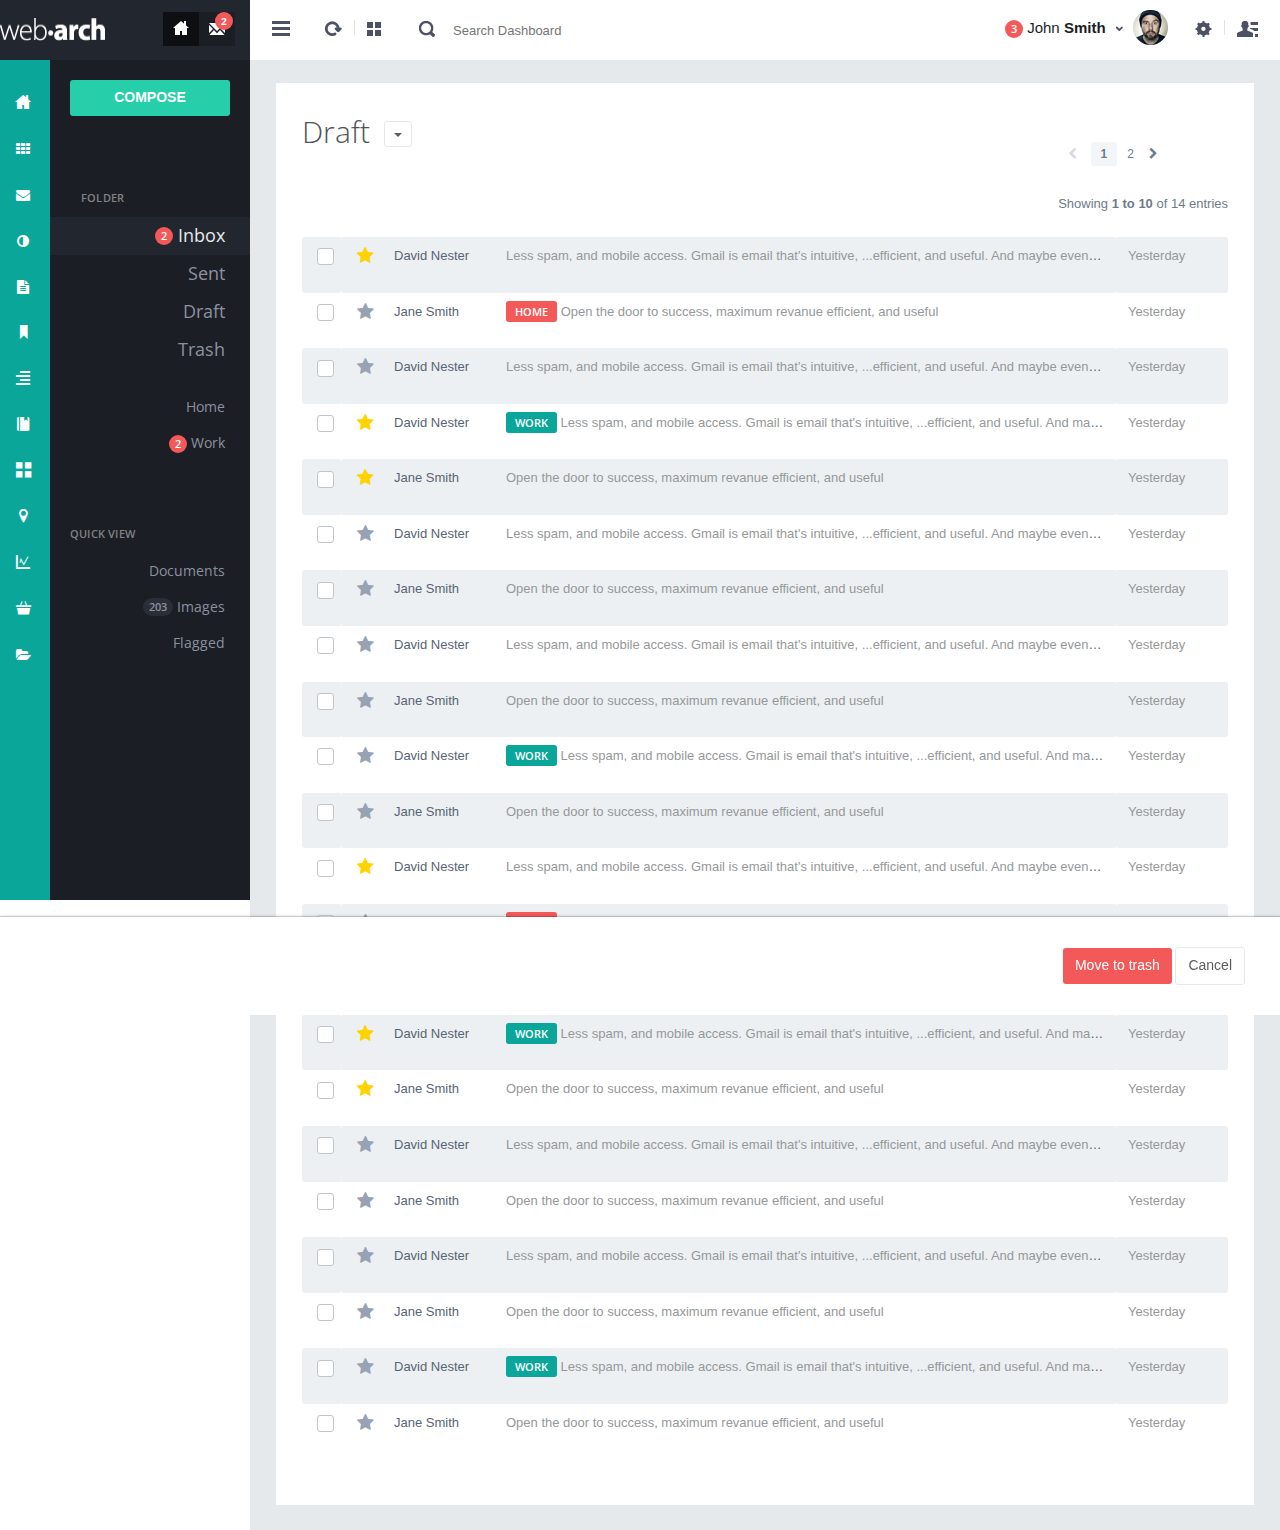
<file: draft.html>
<!DOCTYPE html>
<html>
<head>
<meta http-equiv="content-type" content="text/html;charset=UTF-8" />
<meta charset="utf-8" />
<title>Webarch - Responsive Admin Dashboard</title>
<meta name="viewport" content="width=device-width, initial-scale=1.0, maximum-scale=1.0, user-scalable=no" />
<meta content="" name="description" />
<meta content="" name="author" />

<!-- BEGIN PLUGIN CSS -->
<link href="assets/plugins/pace/pace-theme-flash.css" rel="stylesheet" type="text/css" media="screen"/>

<!-- END PLUGIN CSS -->






<!-- BEGIN PLUGIN CSS -->
<link href="assets/plugins/pace/pace-theme-flash.css" rel="stylesheet" type="text/css" media="screen"/>
<link href="assets/plugins/bootstrapv3/css/bootstrap.min.css" rel="stylesheet" type="text/css"/>
<link href="assets/plugins/bootstrapv3/css/bootstrap-theme.min.css" rel="stylesheet" type="text/css"/>
<link href="assets/plugins/font-awesome/css/font-awesome.css" rel="stylesheet" type="text/css"/>
<link href="assets/plugins/animate.min.css" rel="stylesheet" type="text/css"/>
<link href="assets/plugins/jquery-scrollbar/jquery.scrollbar.css" rel="stylesheet" type="text/css"/>
<!-- END PLUGIN CSS -->
<!-- BEGIN CORE CSS FRAMEWORK -->
<link href="webarch/css/webarch.css" rel="stylesheet" type="text/css"/>
<!-- END CORE CSS FRAMEWORK -->

</head>
<!-- END HEAD -->

<!-- BEGIN BODY -->
<body class="inner-menu-always-open">
<!-- BEGIN HEADER -->
<div class="header navbar navbar-inverse "> 
  <!-- BEGIN TOP NAVIGATION BAR -->
  <div class="navbar-inner">
	<div class="header-seperation"> 
		<ul class="nav pull-left notifcation-center visible-xs visible-sm">	
		 <li class="dropdown"> 
		 	<a href="#main-menu" data-webarch="toggle-left-side"> 
		 		<div class="iconset top-menu-toggle-white"></div> 
		 	</a> 
		 </li>		 
		</ul>
      <!-- BEGIN LOGO -->	
      <a href="index.html">
      	
		  <img src="assets/img/logo.png" class="logo" alt=""  data-src="assets/img/logo.png" data-src-retina="assets/img/logo2x.png" width="106" height="21"/>
		
      </a>
      <!-- END LOGO --> 
      <ul class="nav pull-right notifcation-center">	
        <li class="dropdown hidden-xs hidden-sm"> 
        	<a href="index.html" class="dropdown-toggle active" data-toggle=""> 
        		<div class="iconset top-home"></div>
        	</a>
        </li>
        <li class="dropdown hidden-xs hidden-sm"> 
        	<a href="email.html" class="dropdown-toggle" > 
        		<div class="iconset top-messages"></div><span class="badge">2</span> 
        	</a>
        </li>
		<li class="dropdown visible-xs visible-sm"> 
			<a href="#" data-webarch="toggle-right-side">
				<div class="iconset top-chat-white "></div>
			</a> 
		</li>        
      </ul>
      </div>
      <!-- END RESPONSIVE MENU TOGGLER --> 
      <div class="header-quick-nav" > 
      <!-- BEGIN TOP NAVIGATION MENU -->
	  <div class="pull-left"> 
        <ul class="nav quick-section">
          <li class="quicklinks"> <a href="#" class="" id="layout-condensed-toggle" >
            <div class="iconset top-menu-toggle-dark"></div>
            </a> </li>
        </ul>
        <ul class="nav quick-section">
          <li class="quicklinks"> <a href="#" class="" >
            <div class="iconset top-reload"></div>
            </a> </li>
          <li class="quicklinks"> <span class="h-seperate"></span></li>
          <li class="quicklinks"> <a href="#" class="" >
            <div class="iconset top-tiles"></div>
            </a> </li>
			<li class="m-r-10 input-prepend inside search-form no-boarder">
				<span class="add-on"> <span class="iconset top-search"></span></span>
				 <input name="" type="text"  class="no-boarder " placeholder="Search Dashboard" style="width:250px;">
			</li>
		  </ul>
	  </div>
	 <!-- END TOP NAVIGATION MENU -->
	 <!-- BEGIN CHAT TOGGLER -->
      <div class="pull-right"> 
		<div class="chat-toggler">	
				<a href="#" class="dropdown-toggle" id="my-task-list" data-placement="bottom"  data-content='' data-toggle="dropdown" data-original-title="Notifications">
					<div class="user-details"> 
						<div class="username">
							<span class="badge badge-important">3</span> 
							John <span class="bold">Smith</span>									
						</div>						
					</div> 
					<div class="iconset top-down-arrow"></div>
				</a>	
				<div id="notification-list" style="display:none">
					<div style="width:300px">
						  <div class="notification-messages info">
									<div class="user-profile">
										<img src="assets/img/profiles/d.jpg"  alt="" data-src="assets/img/profiles/d.jpg" data-src-retina="assets/img/profiles/d2x.jpg" width="35" height="35">
									</div>
									<div class="message-wrapper">
										<div class="heading">
											David Nester - Commented on your wall
										</div>
										<div class="description">
											Meeting postponed to tomorrow
										</div>
										<div class="date pull-left">
										A min ago
										</div>										
									</div>
									<div class="clearfix"></div>									
								</div>	
							<div class="notification-messages danger">
								<div class="iconholder">
									<i class="icon-warning-sign"></i>
								</div>
								<div class="message-wrapper">
									<div class="heading">
										Server load limited
									</div>
									<div class="description">
										Database server has reached its daily capicity
									</div>
									<div class="date pull-left">
									2 mins ago
									</div>
								</div>
								<div class="clearfix"></div>
							</div>	
							<div class="notification-messages success">
								<div class="user-profile">
									<img src="assets/img/profiles/h.jpg"  alt="" data-src="assets/img/profiles/h.jpg" data-src-retina="assets/img/profiles/h2x.jpg" width="35" height="35">
								</div>
								<div class="message-wrapper">
									<div class="heading">
										You haveve got 150 messages
									</div>
									<div class="description">
										150 newly unread messages in your inbox
									</div>
									<div class="date pull-left">
									An hour ago
									</div>									
								</div>
								<div class="clearfix"></div>
							</div>							
						</div>				
				</div>
				<div class="profile-pic"> 
					<img src="assets/img/profiles/avatar_small.jpg"  alt="" data-src="assets/img/profiles/avatar_small.jpg" data-src-retina="assets/img/profiles/avatar_small2x.jpg" width="35" height="35" /> 
				</div>       			
			</div>
		 <ul class="nav quick-section ">
			<li class="quicklinks"> 
				<a data-toggle="dropdown" class="dropdown-toggle  pull-right " href="#" id="user-options">
					<div class="iconset top-settings-dark "></div> 	
				</a>
				<ul class="dropdown-menu  pull-right" role="menu" aria-labelledby="user-options">
                  <li>
                  	<a href="user-profile.html"> My Account</a>
                  </li>
                  <li>
                  	<a href="calender.html">My Calendar</a>
                  </li>
                  <li>
                  	<a href="email.html"> My Inbox&nbsp;&nbsp;
                  		<span class="badge badge-important animated bounceIn">2</span>
                  	</a>
                  </li>
                  <li class="divider"></li>                
                  <li>
                  	<a href="login.html"><i class="fa fa-power-off"></i>&nbsp;&nbsp;Log Out</a>
                  </li>
               </ul>
			</li> 
			<li class="quicklinks"> <span class="h-seperate"></span></li> 
			<li class="quicklinks"> 	
				<a href="#" class="chat-menu-toggle" data-webarch="toggle-right-side"><div class="iconset top-chat-dark "><span class="badge badge-important hide">1</span></div>
				</a> 
				<div class="simple-chat-popup chat-menu-toggle hide" >
					<div class="simple-chat-popup-arrow"></div><div class="simple-chat-popup-inner">
						 <div style="width:100px">
						 <div class="semi-bold">David Nester</div>
						 <div class="message">Hey you there </div>
						</div>
					</div>
				</div>
			</li> 
		</ul>
      </div>
	   <!-- END CHAT TOGGLER -->
      </div> 
      <!-- END TOP NAVIGATION MENU --> 
   
  </div>
  <!-- END TOP NAVIGATION BAR --> 
</div>
<!-- END HEADER --> 
<!-- BEGIN CONTAINER -->
<div class="page-container row-fluid"> 
<!-- BEGIN SIDEBAR -->
<div class="page-sidebar mini mini-mobile" id="main-menu" data-inner-menu="1">
 <div class="page-sidebar-wrapper scrollbar-dynamic" id="main-menu-wrappers">
  <!-- BEGIN MINI-PROFILE -->
   <div class="user-info-wrapper">	
	<div class="profile-wrapper">
		<img src="assets/img/profiles/avatar.jpg"  alt="" data-src="assets/img/profiles/avatar.jpg" data-src-retina="assets/img/profiles/avatar2x.jpg" width="69" height="69" />
	</div>
    <div class="user-info">
      <div class="greeting">Welcome</div>
      <div class="username">John <span class="semi-bold">Smith</span></div>
      <div class="status">Status<a href="#"><div class="status-icon green"></div>Online</a></div>
    </div>
   </div>
  <!-- END MINI-PROFILE -->
  
  <!-- BEGIN MINI-WIGETS -->

   <!-- END MINI-WIGETS -->
   
   <!-- BEGIN SIDEBAR MENU -->	
	<p class="menu-title">BROWSE <span class="pull-right"><a href="javascript:;"><i class="fa fa-refresh"></i></a></span></p>
      <ul>
        <li class="start "> <a href="index.html"> <i class="icon-custom-home"></i> <span class="title">Dashboard</span> <span class="selected"></span> <span class="arrow "></span> </a> 
		      <ul class="sub-menu">
            <li > <a href="dashboard_v1.html"> Dashboard v1 </a> </li>
            <li class=""> <a href="index.html "> Dashboard v2 <span class=" label label-info pull-right m-r-30">NEW</span></a></li>
          </ul>
		    </li>
        <li class=""> <a href="widgets.html"> <i class="fa fa-th"></i> <span class="title">Widgets</span> <span class="label label-important pull-right ">HOT</span></a> </li>
        <li class=""> <a href="email.html"> <i class="fa fa-envelope"></i> <span class="title">Email</span> <span class="badge badge-disable pull-right ">203</span></a> </li>
        <li class=""> <a href="javascript:;"> <i class="fa fa fa-adjust"></i> <span class="title">Themes</span> <span class="arrow "></span> </a>
            <ul class="sub-menu">
              <li > <a href="theme_coporate.html">Coporate </a> </li>
              <li > <a href="theme_simple.html">Simple</a> </li>
              <li > <a href="theme_elegant.html">Elegant</a> </li>
            </ul>
        </li>    
        <li class=""> <a href="javascript:;"> <i class="fa fa-file-text"></i> <span class="title">Layouts</span> <span class="arrow "></span> </a>
            <ul class="sub-menu">
              <li > <a href="layout_options.html"> Layout Options </a> </li>
              <li > <a href="boxed_layout.html">Boxed Layout </a> </li>
              <li > <a href="boxed_layout_v2.html">Inner Boxed Layout </a> </li>
              <li > <a href="extended_layout.html">Extended Layout</a> </li>
              <li > <a href="RTL.html">RTL Layout</a> </li>
              <li > <a href="horizontal_menu.html">Horizontal Menu</a> </li>
              <li > <a href="horizontal_menu_boxed.html">Horizontal Menu & Boxed</a> </li>               
            </ul>
        </li>         
        <li class=""> <a href="javascript:;"> <i class="icon-custom-ui"></i> <span class="title">UI Elements</span> <span class="arrow "></span> </a>
          <ul class="sub-menu">
            <li > <a href="typography.html"> Typography </a> </li>
            <li > <a href="messages_notifications.html"> Messages & Notifications </a> </li>
            <li > <a href="notifications.html"> Notifications </a> </li>
            <li > <a href="icons.html">Icons</a> </li>
            <li > <a href="buttons.html">Buttons</a> </li>
            <li > <a href="tabs_accordian.html"> Tabs & Accordions </a> </li>
            <li > <a href="sliders.html">Sliders</a> </li>
            <li > <a href="group_list.html">Group list </a> </li>
          </ul>
        </li>
        <li class=""> <a href="javascript:;"> <i class="icon-custom-form"></i> <span class="title">Forms</span> <span class="arrow "></span> </a>
          <ul class="sub-menu">
            <li > <a href="form_elements.html">Form Elements </a> </li>
            <li > <a href="form_validations.html">Form Validations</a> </li>
          </ul>
        </li>
        <li class=""> <a href="javascript:;"> <i class="icon-custom-portlets"></i> <span class="title">Grids</span> <span class="arrow "></span> </a>
          <ul class="sub-menu">
            <li > <a href="grids_simple.html">Simple Grids</a> </li>
            <li > <a href="grids_draggable.html">Draggable Grids </a> </li>
          </ul>
        </li>
        <li class=""> <a href="javascript:;"> <i class="icon-custom-thumb"></i> <span class="title">Tables</span> <span class="arrow "></span> </a>
          <ul class="sub-menu">
            <li > <a href="tables.html"> Basic Tables </a> </li>
            <li > <a href="datatables.html"> Data Tables </a> </li>
          </ul>
        </li>
        <li class=""> <a href="javascript:;"> <i class="icon-custom-map"></i> <span class="title">Maps</span> <span class="arrow "></span> </a>
          <ul class="sub-menu">
            <li > <a href="google_map.html"> Google Maps </a> </li>
            <li > <a href="vector_map.html"> Vector Maps </a> </li>
          </ul>
        </li>
        <li class=""> <a href="charts.html"> <i class="icon-custom-chart"></i> <span class="title">Charts</span> </a> </li>
        <li class=""> <a href="javascript:;"> <i class="icon-custom-extra"></i> <span class="title">Extra</span> <span class="arrow "></span> </a>
          <ul class="sub-menu">
            <li > <a href="user-profile.html"> User Profile </a> </li>
            <li > <a href="time_line.html"> Time line </a> </li>
            <li > <a href="support_ticket.html"> Support Ticket </a> </li>
            <li > <a href="gallery.html"> Gallery</a> </li>
            <li class=""><a href="calender.html"> Calendar</a> </li>
            <li > <a href="search_results.html"> Search Results </a> </li>
            <li > <a href="invoice.html"> Invoice </a> </li>
            <li > <a href="404.html"> 404 Page </a> </li>
            <li > <a href="500.html"> 500 Page </a> </li>
            <li > <a href="blank_template.html"> Blank Page </a> </li>
            <li > <a href="login.html"> Login </a> </li>
            <li > <a href="login_v2.html">Login v2</a> </li>
            <li > <a href="lockscreen.html"> Lockscreen </a> </li>
          </ul>
        </li>
        <li class=""> <a href="javascript:;"> <i class="fa fa-folder-open"></i> <span class="title">Menu Levels</span> <span class="arrow "></span> </a>
          <ul class="sub-menu">
            <li > <a href="javascript:;"> Level 1 </a> </li>
            <li > <a href="javascript:;"> <span class="title">Level 2</span> <span class="arrow "></span> </a>
              <ul class="sub-menu">
                <li > <a href="javascript:;"> Sub Menu </a> </li>
                <li > <a href="ujavascript:;"> Sub Menu </a> </li>
              </ul>
            </li>
          </ul>
        </li>
        <li class="hidden-lg hidden-md hidden-xs" id="more-widgets" > <a href="javascript:;"> <i class="fa fa-plus"></i></a>
          <ul class="sub-menu">
            <li class="side-bar-widgets">
              <p class="menu-title">FOLDER <span class="pull-right"><a href="#" class="create-folder"><i class="icon-plus"></i></a></span></p>
              <ul class="folders" >
                <li><a href="#">
                  <div class="status-icon green"></div>
                  My quick tasks </a> </li>
                <li><a href="#">
                  <div class="status-icon red"></div>
                  To do list </a> </li>
                <li><a href="#">
                  <div class="status-icon blue"></div>
                  Projects </a> </li>
                <li class="folder-input" style="display:none">
                  <input type="text" placeholder="Name of folder" class="no-boarder folder-name" name="" id="folder-name">
                </li>
              </ul>
              <p class="menu-title">PROJECTS </p>
              <div class="status-widget">
                <div class="status-widget-wrapper">
                  <div class="title">Freelancer<a href="#" class="remove-widget"><i class="icon-custom-cross"></i></a></div>
                  <p>Redesign home page</p>
                </div>
              </div>
              <div class="status-widget">
                <div class="status-widget-wrapper">
                  <div class="title">envato<a href="#" class="remove-widget"><i class="icon-custom-cross"></i></a></div>
                  <p>Statistical report</p>
                </div>
              </div>
            </li>
          </ul>
        </li>
      </ul>
	<div class="side-bar-widgets">
	<p class="menu-title">FOLDER <span class="pull-right"><a href="#" class="create-folder"> <i class="fa fa-plus"></i></a></span></p>
	<ul class="folders" >
		  <li><a href="#"><div class="status-icon green"></div> My quick tasks </a> </li>
		  <li><a href="#"><div class="status-icon red"></div> To do list </a> </li>
		  <li><a href="#"><div class="status-icon blue"></div> Projects </a> </li>
		  <li class="folder-input" style="display:none"><input type="text" placeholder="Name of folder" class="no-boarder folder-name" name="" ></li>
	</ul>
	<p class="menu-title">PROJECTS </p>
		<div class="status-widget">
			<div class="status-widget-wrapper">
				<div class="title">Freelancer<a href="#" class="remove-widget"><i class="icon-custom-cross"></i></a></div>
				<p>Redesign home page</p>
			</div>
		</div>
		<div class="status-widget">
			<div class="status-widget-wrapper">
				<div class="title">envato<a href="#" class="remove-widget"><i class="icon-custom-cross"></i></a></div>
				<p>Statistical report</p>
			</div>
		</div>
	</div>
	
	<div class="clearfix"></div>
    <!-- END SIDEBAR MENU --> 
 </div>

   <div class="inner-menu nav-collapse">   
    <div id="inner-menu">
        <div class="inner-wrapper" >    
          <a href="send_email.html" class="btn btn-block btn-primary" ><span class="bold">COMPOSE</span></a>
         </div>
         <div class="inner-menu-content">
          <p class="menu-title">FOLDER <span class="pull-right"><i class="icon-refresh"></i></span></p>
          </div>
         <ul class="big-items">
          <li class="active"><span class="badge badge-important">2</span><a href="email.html" > Inbox</a></li>
          <li><a href="sent.html">Sent</a></li>
          <li><a href="draft.html">Draft</a></li>
          <li><a href="trash.html">Trash</a></li>
         </ul>
        <ul class="small-items">
          <li class=""><a href="#" > Home</a></li>
          <li><span class="badge badge-important">2</span><a href="#"> Work</a></li>
         </ul>
        <div class="inner-wrapper" >            
          <p class="menu-title">QUICK VIEW</p>    
         </div>
        <ul class="small-items">
          <li class=""><a href="#"> Documents</a></li>
          <li class=""><span class=" badge badge-disable ">203</span><a href="#"> Images</a></li>
          <li class=""><a href="#"> Flagged</a></li>    
        </ul>
     </div> 
  </div>
 </div>
  <a href="#" class="scrollup">Scroll</a>
  <!-- END SIDEBAR --> 
  <!-- BEGIN PAGE -->
  <div class="page-content"> 
    <!-- BEGIN SAMPLE PORTLET CONFIGURATION MODAL FORM-->
    <div id="portlet-config" class="modal hide">
      <div class="modal-header">
        <button data-dismiss="modal" class="close" type="button"></button>
        <h3>Widget Settings</h3>
      </div>
      <div class="modal-body"> Widget settings form goes here </div>
    </div>
    <div class="clearfix"></div>

    <div class="content">    
	<div class="page-title" style="display:none"> <a href="#" id="btn-back"><i class="icon-custom-left"></i></a>
        <h3>Back- <span class="semi-bold">Draft</span></h3>
     </div>		
		<div class="row"  id="inbox-wrapper">
			<div class="col-md-12">
				<div class="row">
					<div class="col-md-12">
						 <div class="grid simple" >
							<div class="grid-body no-border email-body" style="min-height: 850px;">
							<br>
							 <div class="row-fluid" >
							 <div class="row-fluid dataTables_wrapper">
								<h2 class=" inline">Draft </h2>
								<div class="btn-group m-l-10 m-b-10">
									<a href="#" data-toggle="dropdown" class="btn btn-white btn-mini dropdown-toggle"><span class="caret single"></span></a>
									<ul class="dropdown-menu">
											  <li><a href="#">Action</a></li>
											  <li><a href="#">Another action</a></li>
											  <li><a href="#">Something else here</a></li>
											  <li class="divider"></li>
											  <li><a href="#">Separated link</a></li>
									</ul>
							     </div>
								<div class="pull-right margin-top-20">
									<div class="dataTables_paginate paging_bootstrap pagination">
										<ul>
											<li class="prev disabled"><a href="#"><i class="fa fa-chevron-left"></i></a></li>
											<li class="active"><a href="#">1</a></li><li><a href="#">2</a></li>
											<li class="next"><a href="#"><i class="fa fa-chevron-right"></i></a></li>
										</ul>
									</div>
									<div class="dataTables_info hidden-phone" id="example_info">Showing <b>1 to 10</b> of 14 entries</div></div>
									<div class="clearfix"></div>
								</div>
								
								<div id="email-list">									
								<table class="table table-striped table-fixed-layout table-hover" id="emails" > 
								  <thead>
									<tr>
									  <th class="small-cell"></th>
									  <th class="small-cell"></th>
									  <th class="medium-cell"></th>
									  <th ></th>
									  <th class="medium-cell"></th>
									</tr>
								  </thead>
								  <tbody>
									<tr >
									 <td  class="small-cell v-align-middle">
									  <div class="checkbox check-success ">
										<input id="checkbox8" type="checkbox" value="1" >
											<label for="checkbox8"></label>
										</div>
									</td>
									  <td  class="small-cell v-align-middle">
									   <div class="star">
										<input id="checkbox9" type="checkbox" value="1" checked >
											<label for="checkbox9"></label>
										</div>
									  </td>
									  <td  class="clickable v-align-middle">David Nester</td>
									  <td  class="clickable tablefull v-align-middle"><span class="muted">Less spam, and mobile access. Gmail is email that's intuitive, ...efficient, and useful. And maybe even fun.</span></td>
									  <td class="clickable"><span class="muted">Yesterday </span></td>
								   
									</tr>
									<tr >
									  <td  class="small-cell v-align-middle">
									  <div class="checkbox check-success ">
										<input id="checkbox10" type="checkbox" value="1" >
											<label for="checkbox10"></label>
										</div>
									</td>
									  <td  class="small-cell v-align-middle">
									   <div class="star">
										<input id="checkbox11" type="checkbox" value="1" >
											<label for="checkbox11"></label>
										</div>
									  </td>
									  <td  class="clickable v-align-middle">Jane Smith</td>
									  <td  class="clickable v-align-middle"><span class="label label-important">HOME</span>&nbsp;<span class="muted">Open the door to success, maximum revanue efficient, and useful</span></td>
									  <td class="clickable v-align-middle"><span class="muted">Yesterday </span></td>								     
									</tr>
									<tr >
									  <td  class="v-align-middle">
									  <div class="checkbox check-success ">
										<input id="checkbox12" type="checkbox" value="1" >
											<label for="checkbox12"></label>
										</div>
									</td>
									  <td  class="v-align-middle">
									   <div class="star">
										<input id="checkbox13" type="checkbox" value="1" >
											<label for="checkbox13"></label>
										</div>
									  </td>
									  <td  class="clickable v-align-middle">David Nester</td>
									  <td  class="clickable v-align-middle"><span class="muted">Less spam, and mobile access. Gmail is email that's intuitive, ...efficient, and useful. And maybe even fun.</span></td>
									  <td class="clickable"><span class="muted">Yesterday </span></td>
								     
									</tr>
									<tr >
									  <td  class="v-align-middle">
									  <div class="checkbox check-success ">
										<input id="checkbox14" type="checkbox" value="1" >
											<label for="checkbox14"></label>
										</div>
									</td>
									  <td  class="v-align-middle">
									   <div class="star">
										<input id="checkbox15" type="checkbox" value="1" checked>
											<label for="checkbox15"></label>
										</div>
									  </td>
									  <td  class="clickable v-align-middle">David Nester</td>
									  <td  class="clickable v-align-middle"><span class="muted"><span class="label label-success">WORK</span>&nbsp;Less spam, and mobile access. Gmail is email that's intuitive, ...efficient, and useful. And maybe even fun.</span></td>
									  <td class="clickable"><span class="muted">Yesterday </span></td>
								     
									</tr>
									<tr >
									  <td  class="v-align-middle">
									  <div class="checkbox check-success ">
										<input id="checkbox16" type="checkbox" value="1" >
											<label for="checkbox16"></label>
										</div>
									</td>
									  <td  class="v-align-middle">
									   <div class="star">
										<input id="checkbox17" type="checkbox" value="1" checked>
											<label for="checkbox17"></label>
										</div>
									  </td>
									  <td  class="clickable v-align-middle">Jane Smith</td>
									  <td  class="clickable v-align-middle"><span class="muted">Open the door to success, maximum revanue efficient, and useful</span></td>
									  <td class="clickable"><span class="muted">Yesterday </span></td>
								     
									</tr>									
									<tr >
									  <td  class="v-align-middle">
									  <div class="checkbox check-success ">
										<input id="checkbox18" type="checkbox" value="1" >
											<label for="checkbox18"></label>
										</div>
									</td>
									  <td  class="v-align-middle">
									   <div class="star">
										<input id="checkbox19" type="checkbox" value="1" >
											<label for="checkbox19"></label>
										</div>
									  </td>
									  <td  class="clickable v-align-middle">David Nester</td>
									  <td  class="clickable v-align-middle"><span class="muted">Less spam, and mobile access. Gmail is email that's intuitive, ...efficient, and useful. And maybe even fun.</span></td>
									  <td class="clickable"><span class="muted">Yesterday </span></td>								     
									</tr>
									<tr >
									 <td  class="v-align-middle">
									  <div class="checkbox check-success ">
										<input id="checkbox20" type="checkbox" value="1" >
											<label for="checkbox20"></label>
										</div>
									</td>
									  <td  class="v-align-middle">
									   <div class="star">
										<input id="checkbox51" type="checkbox" value="1" >
											<label for="checkbox51"></label>
										</div>
									  </td>
									  <td  class="clickable v-align-middle">Jane Smith</td>
									  <td  class="clickable v-align-middle"><span class="muted">Open the door to success, maximum revanue efficient, and useful</span></td>
									  <td class="clickable"><span class="muted">Yesterday </span></td>								     
									</tr>									
									<tr >
									<td  class="v-align-middle">
									  <div class="checkbox check-success ">
										<input id="checkbox22" type="checkbox" value="1" >
											<label for="checkbox22"></label>
										</div>
									</td>
									  <td  class="v-align-middle">
									   <div class="star">
										<input id="checkbox23" type="checkbox" value="1" >
											<label for="checkbox23"></label>
										</div>
									  </td>
									  <td  class="clickable v-align-middle">David Nester</td>
									  <td  class="clickable v-align-middle"><span class="muted">Less spam, and mobile access. Gmail is email that's intuitive, ...efficient, and useful. And maybe even fun.</span></td>
									  <td class="clickable"><span class="muted">Yesterday </span></td>								     
									</tr>
									<tr >
									 <td  class="v-align-middle">
									  <div class="checkbox check-success ">
										<input id="checkbox25" type="checkbox" value="1" >
											<label for="checkbox25"></label>
										</div>
									</td>
									  <td  class="v-align-middle"> 
									   <div class="star">
										<input id="checkbox26" type="checkbox" value="1" >
											<label for="checkbox26"></label>
										</div>
									  </td>
									  <td  class="clickable v-align-middle">Jane Smith</td>
									  <td  class="clickable v-align-middle"><span class="muted">Open the door to success, maximum revanue efficient, and useful</span></td>
									  <td class="clickable"><span class="muted">Yesterday </span></td>								     
									</tr>									
									<tr >
									  <td  class="v-align-middle">
									  <div class="checkbox check-success ">
										<input id="checkbox27" type="checkbox" value="1" >
											<label for="checkbox27"></label>
										</div>
									</td>
									  <td  class="v-align-middle">
									   <div class="star">
										<input id="checkbox28" type="checkbox" value="1" >
											<label for="checkbox28"></label>
										</div>
									  </td>
									  <td  class="clickable v-align-middle">David Nester</td>
									  <td  class="clickable v-align-middle"><span class="muted"><span class="label label-success">WORK</span>&nbsp;Less spam, and mobile access. Gmail is email that's intuitive, ...efficient, and useful. And maybe even fun.</span></td>
									  <td class="clickable"><span class="muted">Yesterday </span></td>
									</tr>
									<tr >
									  <td  class="v-align-middle">
									  <div class="checkbox check-success ">
										<input id="checkbox29" type="checkbox" value="1" >
											<label for="checkbox29"></label>
										</div>
									</td>
									  <td  class="v-align-middle">
									   <div class="star">
										<input id="checkbox30" type="checkbox" value="1" >
											<label for="checkbox30"></label>
										</div>
									  </td>
									  <td  class="clickable v-align-middle">Jane Smith</td>
									  <td  class="clickable v-align-middle"><span class="muted">Open the door to success, maximum revanue efficient, and useful</span></td>
									  <td class="clickable"><span class="muted">Yesterday </span></td>
									</tr>
									<tr >
									  <td  class="v-align-middle">
									  <div class="checkbox check-success ">
										<input id="checkbox52" type="checkbox" value="1" >
											<label for="checkbox52"></label>
										</div>
									</td>
									  <td  class="v-align-middle">
									   <div class="star">
										<input id="checkbox53" type="checkbox" value="1" checked >
											<label for="checkbox53"></label>
										</div>
									  </td>
									  <td  class="clickable v-align-middle">David Nester</td>
									  <td  class="clickable v-align-middle"><span class="muted">Less spam, and mobile access. Gmail is email that's intuitive, ...efficient, and useful. And maybe even fun.</span></td>
									  <td class="clickable"><span class="muted">Yesterday </span></td>
									</tr>
									<tr >
									 <td  class="v-align-middle">
									  <div class="checkbox check-success ">
										<input id="checkbox54" type="checkbox" value="1" >
											<label for="checkbox54"></label>
										</div>
									</td>
									  <td  class="v-align-middle">
									   <div class="star">
										<input id="checkbox55" type="checkbox" value="1" >
											<label for="checkbox55"></label>
										</div>
									  </td>
									  <td  class="clickable v-align-middle">Jane Smith</td>
									  <td  class="clickable v-align-middle"><span class="label label-important">HOME</span>&nbsp;<span class="muted">Open the door to success, maximum revanue efficient, and useful</span></td>
									  <td class="clickable"><span class="muted">Yesterday </span></td>
									</tr>
									<tr >
									  <td  class="v-align-middle">
									  <div class="checkbox check-success ">
										<input id="checkbox56" type="checkbox" value="1" >
											<label for="checkbox56"></label>
										</div>
									</td>
									  <td  class="v-align-middle">
									   <div class="star">
										<input id="checkbox57" type="checkbox" value="1" >
											<label for="checkbox57"></label>
										</div>
									  </td>
									  <td  class="clickable v-align-middle">David Nester</td>
									  <td  class="clickable v-align-middle"><span class="muted">Less spam, and mobile access. Gmail is email that's intuitive, ...efficient, and useful. And maybe even fun.</span></td>
									  <td class="clickable"><span class="muted">Yesterday </span></td>
									</tr>
									<tr >
									  <td  class="v-align-middle">
									  <div class="checkbox check-success ">
										<input id="checkbox58" type="checkbox" value="1" >
											<label for="checkbox58"></label>
										</div>
									</td>
									  <td  class="v-align-middle">
									   <div class="star">
										<input id="checkbox59" type="checkbox" value="1" checked>
											<label for="checkbox59"></label>
										</div>
									  </td>
									  <td  class="clickable v-align-middle ">David Nester</td>
									  <td  class="clickable v-align-middle"><span class="muted"><span class="label label-success">WORK</span>&nbsp;Less spam, and mobile access. Gmail is email that's intuitive, ...efficient, and useful. And maybe even fun.</span></td>
									  <td class="clickable"><span class="muted">Yesterday </span></td>
									</tr>
									<tr >
									  <td  class="v-align-middle">
									  <div class="checkbox check-success ">
										<input id="checkbox61" type="checkbox" value="1" >
											<label for="checkbox61"></label>
										</div>
									</td>
									  <td  class="v-align-middle">
									   <div class="star">
										<input id="checkbox80" type="checkbox" value="1" checked>
											<label for="checkbox80"></label>
										</div>
									  </td>
									  <td  class="clickable v-align-middle">Jane Smith</td>
									  <td  class="clickable v-align-middle"><span class="muted">Open the door to success, maximum revanue efficient, and useful</span></td>
									  <td class="clickable"><span class="muted">Yesterday </span></td>
									</tr>									
									<tr >
									  <td  class="v-align-middle">
									  <div class="checkbox check-success ">
										<input id="checkbox62" type="checkbox" value="1" >
											<label for="checkbox62"></label>
										</div>
									</td>
									  <td  class="v-align-middle">
									   <div class="star">
										<input id="checkbox63" type="checkbox" value="1" >
											<label for="checkbox63"></label>
										</div>
									  </td>
									  <td  class="clickable v-align-middle">David Nester</td>
									  <td  class="clickable v-align-middle"><span class="muted">Less spam, and mobile access. Gmail is email that's intuitive, ...efficient, and useful. And maybe even fun.</span></td>
									  <td class="clickable"><span class="muted">Yesterday </span></td>
									</tr>
									<tr >
									  <td  class="v-align-middle">
									  <div class="checkbox check-success ">
										<input id="checkbox64" type="checkbox" value="1" >
											<label for="checkbox64"></label>
										</div>
									</td>
									  <td  class="v-align-middle">
									   <div class="star">
										<input id="checkbox65" type="checkbox" value="1" >
											<label for="checkbox65"></label>
										</div>
									  </td>
									  <td  class="clickable v-align-middle">Jane Smith</td>
									  <td  class="clickable v-align-middle"><span class="muted">Open the door to success, maximum revanue efficient, and useful</span></td>
									  <td class="clickable"><span class="muted">Yesterday </span></td>
									</tr>								
									<tr >
									  <td  class="v-align-middle">
									  <div class="checkbox check-success ">
										<input id="checkbox66" type="checkbox" value="1" >
											<label for="checkbox66"></label>
										</div>
									</td>
									  <td  class="v-align-middle">
									   <div class="star">
										<input id="checkbox67" type="checkbox" value="1" >
											<label for="checkbox67"></label>
										</div>
									  </td>
									  <td  class="clickable v-align-middle">David Nester</td>
									  <td  class="clickable v-align-middle"><span class="muted">Less spam, and mobile access. Gmail is email that's intuitive, ...efficient, and useful. And maybe even fun.</span></td>
									  <td class="clickable"><span class="muted">Yesterday </span></td>
									</tr>
									<tr >
									  <td  class="v-align-middle">
									  <div class="checkbox check-success ">
										<input id="checkbox68" type="checkbox" value="1" >
											<label for="checkbox68"></label>
										</div>
									</td>
									  <td  class="v-align-middle">
									   <div class="star">
										<input id="checkbox69" type="checkbox" value="1" >
											<label for="checkbox69"></label>
										</div>
									  </td>
									  <td  class="clickable v-align-middle">Jane Smith</td>
									  <td  class="clickable v-align-middle"><span class="muted">Open the door to success, maximum revanue efficient, and useful</span></td>
									  <td class="clickable"><span class="muted">Yesterday </span></td>
									</tr>									
									<tr >
									  <td  class="v-align-middle">
									  <div class="checkbox check-success ">
										<input id="checkbox70" type="checkbox" value="1" >
											<label for="checkbox70"></label>
										</div>
									</td>
									  <td  class="v-align-middle">
									   <div class="star">
										<input id="checkbox71" type="checkbox" value="1" >
											<label for="checkbox71"></label>
										</div>
									  </td>
									  <td  class="clickable v-align-middle">David Nester</td>
									  <td  class="clickable v-align-middle"><span class="muted"><span class="label label-success">WORK</span>&nbsp;Less spam, and mobile access. Gmail is email that's intuitive, ...efficient, and useful. And maybe even fun.</span></td>
									  <td class="clickable"><span class="muted">Yesterday </span></td>
									</tr>
									<tr >
									  <td  class="v-align-middle">
									  <div class="checkbox check-success ">
										<input id="checkbox72" type="checkbox" value="1" >
											<label for="checkbox72"></label>
										</div>
									</td>
									  <td  class="v-align-middle">
									   <div class="star">
										<input id="checkbox73" type="checkbox" value="1" >
											<label for="checkbox73"></label>
										</div>
									  </td>
									  <td  class="clickable v-align-middle">Jane Smith</td>
									  <td  class="clickable v-align-middle"><span class="muted">Open the door to success, maximum revanue efficient, and useful</span></td>
									  <td class="clickable"><span class="muted">Yesterday </span></td>
									</tr>			
								</tbody>
								</table>
							 </div>	
							 </div>							
							</div>
							</div>	
						</div>
					</div>
				</div>	
		</div>
		<div class="row">
			<div class="col-md-12" id="preview-email-wrapper" style="display:none">
				<div class="row">
					<div class="col-md-12">
						 <div class="grid simple">
						 	<div class="grid-title no-border">
								<h4></h4>
								<div class="tools">
									<a href="javascript:;" class="remove"></a>
								</div>
							</div>
							<div class="grid-body no-border" style="min-height: 850px;">
								<div class="" >
									<h1 id="emailheading">Meeting</h1>
									<br>
									<div class="control">									
										<div class="pull-left">
										<div class="btn-group">
										<a href="#" data-toggle="dropdown" class="btn btn-mini dropdown-toggle">
										David Nester
										<span class="caret"></span>
										</a>
										<ul class="dropdown-menu">
											  <li><a href="#">Action</a></li>
											  <li><a href="#">Another action</a></li>
											  <li><a href="#">Something else here</a></li>
											  <li class="divider"></li>
											  <li><a href="#">Separated link</a></li>
										</ul>
									</div>
										<label class="inline"><span class="muted">&nbsp;&nbsp;to</span> <span class="bold small-text">johnsmith@skyace.com</span></label>
										</div>
										<div class="pull-right">
											<span class="muted small-text">August 5 2013 11.30PM</span>
										</div>
										<div class="clearfix"></div>
									</div>	
									<br>
									<div class="email-body">
										<p>Thank you for taking the time to meet with me and other representatives of the last week regarding the challenges facing public transportation, especially. We enjoyed meeting with you and . I’m glad we had the opportunity to discuss an issue that affects so many people in [city/state/community]. We especially appreciate your commitment to [describe any commitment made by the official].
										The [coalition name] believes that public transportation is vital to quality of life of our community. As we discussed …
										Our coalition would greatly appreciate your support  in ensuring that public transportation is widely available to all who need it – especially the people living in . On behalf of all our members and the thousands of citizens they represent, I want to thank you for taking the time out of your busy schedule to discuss this important matter.
										</p>
									</div>						
								</div>							
							</div>
							</div>	
						</div>
				</div>
			</div>		
		</div>
 <div class="clearfix"></div>
  </div>
   <div class="clearfix"></div>
	<div class="admin-bar" id="quick-access" style="display:">
		<div class="admin-bar-inner">
		
			<button class="btn btn-danger  btn-add" type="button"><i class="icon-trash"></i> Move to trash</button>
			<button class="btn btn-white  btn-cancel" type="button">Cancel</button>
		</div>
	</div> 
  <!-- END PAGE --> 
</div>
<!-- BEGIN CHAT --> 
<div class="chat-window-wrapper">
	<div id="main-chat-wrapper" class="inner-content">
        <div class="chat-window-wrapper scroller scrollbar-dynamic" id="chat-users" >
            <div class="chat-header">	
            <div class="pull-left">
                <input type="text" placeholder="search">
            </div>		
                <div class="pull-right">
                    <a href="#" class="" ><div class="iconset top-settings-dark "></div> </a>
                </div>			
            </div>	
            <div class="side-widget">
               <div class="side-widget-title">group chats</div>
                <div class="side-widget-content">
                 <div id="groups-list">
                    <ul class="groups" >
                        <li><a href="#"><div class="status-icon green"></div>Office work</a></li>
                        <li><a href="#"><div class="status-icon green"></div>Personal vibes</a></li>
                    </ul>
                </div>
                </div>
            </div>
            <div class="side-widget fadeIn">
               <div class="side-widget-title">favourites</div>
               <div id="favourites-list">
                <div class="side-widget-content" >
                    <div class="user-details-wrapper active" data-chat-status="online" data-chat-user-pic="assets/img/profiles/d.jpg" data-chat-user-pic-retina="assets/img/profiles/d2x.jpg" data-user-name="Jane Smith">
                        <div class="user-profile">
                            <img src="assets/img/profiles/d.jpg"  alt="" data-src="assets/img/profiles/d.jpg" data-src-retina="assets/img/profiles/d2x.jpg" width="35" height="35">
                        </div>
                        <div class="user-details">
                            <div class="user-name">
                            Jane Smith
                            </div>
                            <div class="user-more">
                            Hello you there?
                            </div>
                        </div>
                        <div class="user-details-status-wrapper">
                            <span class="badge badge-important">3</span>
                        </div>
                        <div class="user-details-count-wrapper">
                            <div class="status-icon green"></div>
                        </div>
                        <div class="clearfix"></div>
                    </div>	
                    <div class="user-details-wrapper" data-chat-status="busy" data-chat-user-pic="assets/img/profiles/d.jpg" data-chat-user-pic-retina="assets/img/profiles/d2x.jpg" data-user-name="David Nester">
                        <div class="user-profile">
                            <img src="assets/img/profiles/c.jpg"  alt="" data-src="assets/img/profiles/c.jpg" data-src-retina="assets/img/profiles/c2x.jpg" width="35" height="35">
                        </div>
                        <div class="user-details">
                            <div class="user-name">
                            David Nester
                            </div>
                            <div class="user-more">
                            Busy, Do not disturb
                            </div>
                        </div>
                        <div class="user-details-status-wrapper">
                            <div class="clearfix"></div>
                        </div>
                        <div class="user-details-count-wrapper">
                            <div class="status-icon red"></div>
                        </div>
                        <div class="clearfix"></div>
                    </div>					
                </div>
                </div>
            </div>
            <div class="side-widget">
               <div class="side-widget-title">more friends</div>
                 <div class="side-widget-content" id="friends-list">
                    <div class="user-details-wrapper" data-chat-status="online" data-chat-user-pic="assets/img/profiles/d.jpg" data-chat-user-pic-retina="assets/img/profiles/d2x.jpg" data-user-name="Jane Smith">
                        <div class="user-profile">
                            <img src="assets/img/profiles/d.jpg"  alt="" data-src="assets/img/profiles/d.jpg" data-src-retina="assets/img/profiles/d2x.jpg" width="35" height="35">
                        </div>
                        <div class="user-details">
                            <div class="user-name">
                            Jane Smith
                            </div>
                            <div class="user-more">
                            Hello you there?
                            </div>
                        </div>
                        <div class="user-details-status-wrapper">

                        </div>
                        <div class="user-details-count-wrapper">
                            <div class="status-icon green"></div>
                        </div>
                        <div class="clearfix"></div>
                    </div>	
                    <div class="user-details-wrapper" data-chat-status="busy" data-chat-user-pic="assets/img/profiles/d.jpg" data-chat-user-pic-retina="assets/img/profiles/d2x.jpg" data-user-name="David Nester">
                        <div class="user-profile">
                            <img src="assets/img/profiles/h.jpg"  alt="" data-src="assets/img/profiles/h.jpg" data-src-retina="assets/img/profiles/h2x.jpg" width="35" height="35">
                        </div>
                        <div class="user-details">
                            <div class="user-name">
                            David Nester
                            </div>
                            <div class="user-more">
                            Busy, Do not disturb
                            </div>
                        </div>
                        <div class="user-details-status-wrapper">
                            <div class="clearfix"></div>
                        </div>
                        <div class="user-details-count-wrapper">
                            <div class="status-icon red"></div>
                        </div>
                        <div class="clearfix"></div>
                    </div>		
                    <div class="user-details-wrapper" data-chat-status="online" data-chat-user-pic="assets/img/profiles/d.jpg" data-chat-user-pic-retina="assets/img/profiles/d2x.jpg" data-user-name="Jane Smith">
                        <div class="user-profile">
                            <img src="assets/img/profiles/c.jpg"  alt="" data-src="assets/img/profiles/c.jpg" data-src-retina="assets/img/profiles/c2x.jpg" width="35" height="35">
                        </div>
                        <div class="user-details">
                            <div class="user-name">
                            Jane Smith
                            </div>
                            <div class="user-more">
                            Hello you there?
                            </div>
                        </div>
                        <div class="user-details-status-wrapper">

                        </div>
                        <div class="user-details-count-wrapper">
                            <div class="status-icon green"></div>
                        </div>
                        <div class="clearfix"></div>
                    </div>	
                    <div class="user-details-wrapper" data-chat-status="busy" data-chat-user-pic="assets/img/profiles/d.jpg" data-chat-user-pic-retina="assets/img/profiles/d2x.jpg" data-user-name="David Nester">
                        <div class="user-profile">
                            <img src="assets/img/profiles/h.jpg"  alt="" data-src="assets/img/profiles/h.jpg" data-src-retina="assets/img/profiles/h2x.jpg" width="35" height="35">
                        </div>
                        <div class="user-details">
                            <div class="user-name">
                            David Nester
                            </div>
                            <div class="user-more">
                            Busy, Do not disturb
                            </div>
                        </div>
                        <div class="user-details-status-wrapper">
                            <div class="clearfix"></div>
                        </div>
                        <div class="user-details-count-wrapper">
                            <div class="status-icon red"></div>
                        </div>
                        <div class="clearfix"></div>
                    </div>				
                </div>		
            </div>
        </div>

        <div class="chat-window-wrapper" id="messages-wrapper" style="display:none">
        <div class="chat-header">	
            <div class="pull-left">
                <input type="text" placeholder="search">
            </div>		
                <div class="pull-right">
                    <a href="#" class="" ><div class="iconset top-settings-dark "></div> </a>
                </div>					
            </div>
        <div class="clearfix"></div>	
        <div class="chat-messages-header">
        <div class="status online"></div><span class="semi-bold">Jane Smith(Typing..)</span>
        <a href="#" class="chat-back"><i class="icon-custom-cross"></i></a>
        </div>
        <div class="chat-messages scrollbar-dynamic clearfix">
            <div class="inner-scroll-content clearfix">
            <div class="sent_time">Yesterday 11:25pm</div>
            <div class="user-details-wrapper " >
                <div class="user-profile">
                    <img src="assets/img/profiles/d.jpg"  alt="" data-src="assets/img/profiles/d.jpg" data-src-retina="assets/img/profiles/d2x.jpg" width="35" height="35">
                </div>
                <div class="user-details">
                  <div class="bubble">	
                        Hello, You there?
                   </div>
                </div>					
                <div class="clearfix"></div>
               <div class="sent_time off">Yesterday 11:25pm</div>
            </div>		
            <div class="user-details-wrapper ">
                <div class="user-profile">
                    <img src="assets/img/profiles/d.jpg"  alt="" data-src="assets/img/profiles/d.jpg" data-src-retina="assets/img/profiles/d2x.jpg" width="35" height="35">
                </div>
                <div class="user-details">
                  <div class="bubble">	
                        How was the meeting?
                   </div>
                </div>					
                <div class="clearfix"></div>
                <div class="sent_time off">Yesterday 11:25pm</div>
            </div>
            <div class="user-details-wrapper ">
                <div class="user-profile">
                    <img src="assets/img/profiles/d.jpg"  alt="" data-src="assets/img/profiles/d.jpg" data-src-retina="assets/img/profiles/d2x.jpg" width="35" height="35">
                </div>
                <div class="user-details">
                  <div class="bubble">	
                        Let me know when you free
                   </div>
                </div>					
                <div class="clearfix"></div>
                <div class="sent_time off">Yesterday 11:25pm</div>
            </div>
            <div class="sent_time ">Today 11:25pm</div>
            <div class="user-details-wrapper pull-right">
                <div class="user-details">
                  <div class="bubble sender">	
                        Let me know when you free
                   </div>
                </div>					
                <div class="clearfix"></div>
                <div class="sent_time off">Sent On Tue, 2:45pm</div>
            </div>		
        </div>
        </div>
        <div class="chat-input-wrapper" style="display:none">
            <textarea id="chat-message-input" rows="1" placeholder="Type your message"></textarea>
        </div>
        <div class="clearfix"></div>
        </div>
    </div>
</div>
<!-- END CHAT -->
</div>
<!-- END CONTAINER --> 
<script src="assets/plugins/pace/pace.min.js" type="text/javascript"></script>  
<!-- BEGIN JS DEPENDECENCIES--> 
<script src="assets/plugins/jquery/jquery-1.11.3.min.js" type="text/javascript"></script> 
<script src="assets/plugins/bootstrapv3/js/bootstrap.min.js" type="text/javascript"></script> 
<script src="assets/plugins/jquery-block-ui/jqueryblockui.min.js" type="text/javascript"></script> 
<script src="assets/plugins/jquery-unveil/jquery.unveil.min.js" type="text/javascript"></script> 
<script src="assets/plugins/jquery-scrollbar/jquery.scrollbar.min.js" type="text/javascript"></script>
<script src="assets/plugins/jquery-numberAnimate/jquery.animateNumbers.js" type="text/javascript"></script>
<script src="assets/plugins/jquery-validation/js/jquery.validate.min.js" type="text/javascript"></script>
<script src="assets/plugins/bootstrap-select2/select2.min.js" type="text/javascript"></script>
<!-- END CORE JS DEPENDECENCIES--> 
<!-- BEGIN CORE TEMPLATE JS --> 
<script src="webarch/js/webarch.js" type="text/javascript"></script> 
<script src="assets/js/chat.js" type="text/javascript"></script> 
<!-- END CORE TEMPLATE JS --> 
<!-- BEGIN PAGE LEVEL JS --> 	
<script src="assets/js/email_comman.js" type="text/javascript"></script> 
<!-- END JAVASCRIPTS -->
</body>
</html>
</file>
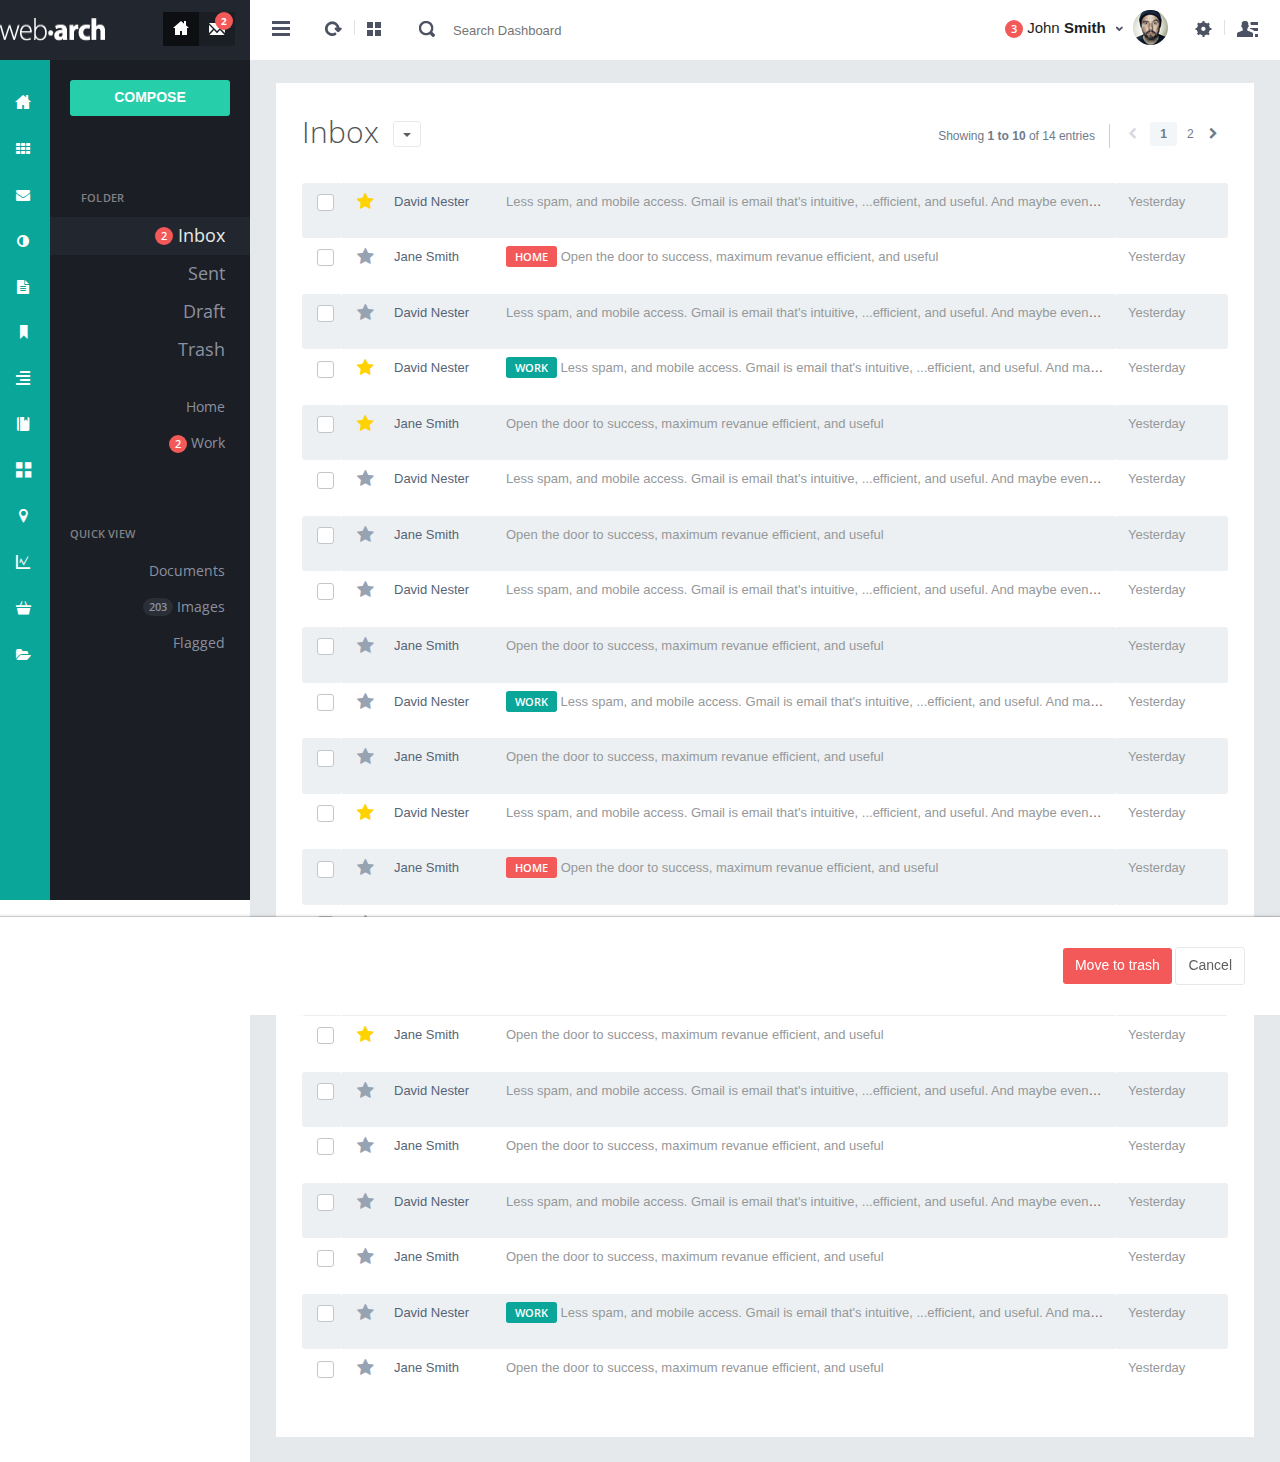
<file: email.html>
<!DOCTYPE html>
<html>
<head>
<meta http-equiv="content-type" content="text/html;charset=UTF-8" />
<meta charset="utf-8" />
<title>Webarch - Responsive Admin Dashboard</title>
<meta name="viewport" content="width=device-width, initial-scale=1.0, maximum-scale=1.0, user-scalable=no" />
<meta content="" name="description" />
<meta content="" name="author" />

<!-- BEGIN PLUGIN CSS -->
<link href="assets/plugins/jquery-datatable/css/jquery.dataTables.css" rel="stylesheet" type="text/css"/>

<!-- END PLUGIN CSS -->






<!-- BEGIN PLUGIN CSS -->
<link href="assets/plugins/pace/pace-theme-flash.css" rel="stylesheet" type="text/css" media="screen"/>
<link href="assets/plugins/bootstrapv3/css/bootstrap.min.css" rel="stylesheet" type="text/css"/>
<link href="assets/plugins/bootstrapv3/css/bootstrap-theme.min.css" rel="stylesheet" type="text/css"/>
<link href="assets/plugins/font-awesome/css/font-awesome.css" rel="stylesheet" type="text/css"/>
<link href="assets/plugins/animate.min.css" rel="stylesheet" type="text/css"/>
<link href="assets/plugins/jquery-scrollbar/jquery.scrollbar.css" rel="stylesheet" type="text/css"/>
<!-- END PLUGIN CSS -->
<!-- BEGIN CORE CSS FRAMEWORK -->
<link href="webarch/css/webarch.css" rel="stylesheet" type="text/css"/>
<!-- END CORE CSS FRAMEWORK -->
</head>
<!-- END HEAD -->

<!-- BEGIN BODY -->
<body class="inner-menu-always-open extended-layout">
<!-- BEGIN HEADER -->
<div class="header navbar navbar-inverse "> 
  <!-- BEGIN TOP NAVIGATION BAR -->
  <div class="navbar-inner">
	<div class="header-seperation"> 
		<ul class="nav pull-left notifcation-center visible-xs visible-sm">	
		 <li class="dropdown"> 
		 	<a href="#main-menu" data-webarch="toggle-left-side"> 
		 		<div class="iconset top-menu-toggle-white"></div> 
		 	</a> 
		 </li>		 
		</ul>
      <!-- BEGIN LOGO -->	
      <a href="index.html">
      	
		  <img src="assets/img/logo.png" class="logo" alt=""  data-src="assets/img/logo.png" data-src-retina="assets/img/logo2x.png" width="106" height="21"/>
		
      </a>
      <!-- END LOGO --> 
      <ul class="nav pull-right notifcation-center">	
        <li class="dropdown hidden-xs hidden-sm"> 
        	<a href="index.html" class="dropdown-toggle active" data-toggle=""> 
        		<div class="iconset top-home"></div>
        	</a>
        </li>
        <li class="dropdown hidden-xs hidden-sm"> 
        	<a href="email.html" class="dropdown-toggle" > 
        		<div class="iconset top-messages"></div><span class="badge">2</span> 
        	</a>
        </li>
		<li class="dropdown visible-xs visible-sm"> 
			<a href="#" data-webarch="toggle-right-side">
				<div class="iconset top-chat-white "></div>
			</a> 
		</li>        
      </ul>
      </div>
      <!-- END RESPONSIVE MENU TOGGLER --> 
      <div class="header-quick-nav" > 
      <!-- BEGIN TOP NAVIGATION MENU -->
	  <div class="pull-left"> 
        <ul class="nav quick-section">
          <li class="quicklinks"> <a href="#" class="" id="layout-condensed-toggle" >
            <div class="iconset top-menu-toggle-dark"></div>
            </a> </li>
        </ul>
        <ul class="nav quick-section">
          <li class="quicklinks"> <a href="#" class="" >
            <div class="iconset top-reload"></div>
            </a> </li>
          <li class="quicklinks"> <span class="h-seperate"></span></li>
          <li class="quicklinks"> <a href="#" class="" >
            <div class="iconset top-tiles"></div>
            </a> </li>
			<li class="m-r-10 input-prepend inside search-form no-boarder">
				<span class="add-on"> <span class="iconset top-search"></span></span>
				 <input name="" type="text"  class="no-boarder " placeholder="Search Dashboard" style="width:250px;">
			</li>
		  </ul>
	  </div>
	 <!-- END TOP NAVIGATION MENU -->
	 <!-- BEGIN CHAT TOGGLER -->
      <div class="pull-right"> 
		<div class="chat-toggler">	
				<a href="#" class="dropdown-toggle" id="my-task-list" data-placement="bottom"  data-content='' data-toggle="dropdown" data-original-title="Notifications">
					<div class="user-details"> 
						<div class="username">
							<span class="badge badge-important">3</span> 
							John <span class="bold">Smith</span>									
						</div>						
					</div> 
					<div class="iconset top-down-arrow"></div>
				</a>	
				<div id="notification-list" style="display:none">
					<div style="width:300px">
						  <div class="notification-messages info">
									<div class="user-profile">
										<img src="assets/img/profiles/d.jpg"  alt="" data-src="assets/img/profiles/d.jpg" data-src-retina="assets/img/profiles/d2x.jpg" width="35" height="35">
									</div>
									<div class="message-wrapper">
										<div class="heading">
											David Nester - Commented on your wall
										</div>
										<div class="description">
											Meeting postponed to tomorrow
										</div>
										<div class="date pull-left">
										A min ago
										</div>										
									</div>
									<div class="clearfix"></div>									
								</div>	
							<div class="notification-messages danger">
								<div class="iconholder">
									<i class="icon-warning-sign"></i>
								</div>
								<div class="message-wrapper">
									<div class="heading">
										Server load limited
									</div>
									<div class="description">
										Database server has reached its daily capicity
									</div>
									<div class="date pull-left">
									2 mins ago
									</div>
								</div>
								<div class="clearfix"></div>
							</div>	
							<div class="notification-messages success">
								<div class="user-profile">
									<img src="assets/img/profiles/h.jpg"  alt="" data-src="assets/img/profiles/h.jpg" data-src-retina="assets/img/profiles/h2x.jpg" width="35" height="35">
								</div>
								<div class="message-wrapper">
									<div class="heading">
										You haveve got 150 messages
									</div>
									<div class="description">
										150 newly unread messages in your inbox
									</div>
									<div class="date pull-left">
									An hour ago
									</div>									
								</div>
								<div class="clearfix"></div>
							</div>							
						</div>				
				</div>
				<div class="profile-pic"> 
					<img src="assets/img/profiles/avatar_small.jpg"  alt="" data-src="assets/img/profiles/avatar_small.jpg" data-src-retina="assets/img/profiles/avatar_small2x.jpg" width="35" height="35" /> 
				</div>       			
			</div>
		 <ul class="nav quick-section ">
			<li class="quicklinks"> 
				<a data-toggle="dropdown" class="dropdown-toggle  pull-right " href="#" id="user-options">
					<div class="iconset top-settings-dark "></div> 	
				</a>
				<ul class="dropdown-menu  pull-right" role="menu" aria-labelledby="user-options">
                  <li>
                  	<a href="user-profile.html"> My Account</a>
                  </li>
                  <li>
                  	<a href="calender.html">My Calendar</a>
                  </li>
                  <li>
                  	<a href="email.html"> My Inbox&nbsp;&nbsp;
                  		<span class="badge badge-important animated bounceIn">2</span>
                  	</a>
                  </li>
                  <li class="divider"></li>                
                  <li>
                  	<a href="login.html"><i class="fa fa-power-off"></i>&nbsp;&nbsp;Log Out</a>
                  </li>
               </ul>
			</li> 
			<li class="quicklinks"> <span class="h-seperate"></span></li> 
			<li class="quicklinks"> 	
				<a href="#" class="chat-menu-toggle" data-webarch="toggle-right-side"><div class="iconset top-chat-dark "><span class="badge badge-important hide">1</span></div>
				</a> 
				<div class="simple-chat-popup chat-menu-toggle hide" >
					<div class="simple-chat-popup-arrow"></div><div class="simple-chat-popup-inner">
						 <div style="width:100px">
						 <div class="semi-bold">David Nester</div>
						 <div class="message">Hey you there </div>
						</div>
					</div>
				</div>
			</li> 
		</ul>
      </div>
	   <!-- END CHAT TOGGLER -->
      </div> 
      <!-- END TOP NAVIGATION MENU --> 
   
  </div>
  <!-- END TOP NAVIGATION BAR --> 
</div>
<!-- END HEADER --> 
<!-- BEGIN CONTAINER -->
<div class="page-container row-fluid"> 
<!-- BEGIN SIDEBAR -->
<div class="page-sidebar mini mini-mobile" id="main-menu" data-inner-menu="1">
 <div class="page-sidebar-wrapper scrollbar-dynamic" id="main-menu-wrappers">
  <!-- BEGIN MINI-PROFILE -->
   <div class="user-info-wrapper">	
	<div class="profile-wrapper">
		<img src="assets/img/profiles/avatar.jpg"  alt="" data-src="assets/img/profiles/avatar.jpg" data-src-retina="assets/img/profiles/avatar2x.jpg" width="69" height="69" />
	</div>
    <div class="user-info">
      <div class="greeting">Welcome</div>
      <div class="username">John <span class="semi-bold">Smith</span></div>
      <div class="status">Status<a href="#"><div class="status-icon green"></div>Online</a></div>
    </div>
   </div>
  <!-- END MINI-PROFILE -->
  
  <!-- BEGIN MINI-WIGETS -->

   <!-- END MINI-WIGETS -->
   
   <!-- BEGIN SIDEBAR MENU -->	
	<p class="menu-title">BROWSE <span class="pull-right"><a href="javascript:;"><i class="fa fa-refresh"></i></a></span></p>
      <ul>
        <li class="start "> <a href="index.html"> <i class="icon-custom-home"></i> <span class="title">Dashboard</span> <span class="selected"></span> <span class="arrow "></span> </a> 
		       <ul class="sub-menu">
              <li > <a href="dashboard_v1.html"> Dashboard v1 </a> </li>
              <li class=""> <a href="index.html "> Dashboard v2 <span class=" label label-info pull-right m-r-30">NEW</span></a></li>
            </ul>
		    </li>
        <li class=""> <a href="widgets.html"> <i class="fa fa-th"></i> <span class="title">Widgets</span> <span class="label label-important pull-right ">HOT</span></a> </li>
        <li class=""> <a href="email.html"> <i class="fa fa-envelope"></i> <span class="title">Email</span> <span class="badge badge-disable pull-right ">203</span></a> </li>
        <li class=""> <a href="javascript:;"> <i class="fa fa fa-adjust"></i> <span class="title">Themes</span> <span class="arrow "></span> </a>
            <ul class="sub-menu">
              <li > <a href="theme_coporate.html">Coporate </a> </li>
              <li > <a href="theme_simple.html">Simple</a> </li>
              <li > <a href="theme_elegant.html">Elegant</a> </li>
            </ul>
        </li>    
        <li class=""> <a href="javascript:;"> <i class="fa fa-file-text"></i> <span class="title">Layouts</span> <span class="arrow "></span> </a>
            <ul class="sub-menu">
              <li > <a href="layout_options.html"> Layout Options </a> </li>
              <li > <a href="boxed_layout.html">Boxed Layout </a> </li>
              <li > <a href="boxed_layout_v2.html">Inner Boxed Layout </a> </li>
              <li > <a href="extended_layout.html">Extended Layout</a> </li>
              <li > <a href="RTL.html">RTL Layout</a> </li>
              <li > <a href="horizontal_menu.html">Horizontal Menu</a> </li>
              <li > <a href="horizontal_menu_boxed.html">Horizontal Menu & Boxed</a> </li>              
            </ul>
        </li>          
        <li class=""> <a href="javascript:;"> <i class="icon-custom-ui"></i> <span class="title">UI Elements</span> <span class="arrow "></span> </a>
          <ul class="sub-menu">
            <li > <a href="typography.html"> Typography </a> </li>
            <li > <a href="messages_notifications.html"> Messages & Notifications </a> </li>
            <li > <a href="notifications.html"> Notifications </a> </li>
            <li > <a href="icons.html">Icons</a> </li>
            <li > <a href="buttons.html">Buttons</a> </li>
            <li > <a href="tabs_accordian.html"> Tabs & Accordions </a> </li>
            <li > <a href="sliders.html">Sliders</a> </li>
            <li > <a href="group_list.html">Group list </a> </li>
          </ul>
        </li>
        <li class=""> <a href="javascript:;"> <i class="icon-custom-form"></i> <span class="title">Forms</span> <span class="arrow "></span> </a>
          <ul class="sub-menu">
            <li > <a href="form_elements.html">Form Elements </a> </li>
            <li > <a href="form_validations.html">Form Validations</a> </li>
          </ul>
        </li>
        <li class=""> <a href="javascript:;"> <i class="icon-custom-portlets"></i> <span class="title">Grids</span> <span class="arrow "></span> </a>
          <ul class="sub-menu">
            <li > <a href="grids_simple.html">Simple Grids</a> </li>
            <li > <a href="grids_draggable.html">Draggable Grids </a> </li>
          </ul>
        </li>
        <li class=""> <a href="javascript:;"> <i class="icon-custom-thumb"></i> <span class="title">Tables</span> <span class="arrow "></span> </a>
          <ul class="sub-menu">
            <li > <a href="tables.html"> Basic Tables </a> </li>
            <li > <a href="datatables.html"> Data Tables </a> </li>
          </ul>
        </li>
        <li class=""> <a href="javascript:;"> <i class="icon-custom-map"></i> <span class="title">Maps</span> <span class="arrow "></span> </a>
          <ul class="sub-menu">
            <li > <a href="google_map.html"> Google Maps </a> </li>
            <li > <a href="vector_map.html"> Vector Maps </a> </li>
          </ul>
        </li>
        <li class=""> <a href="charts.html"> <i class="icon-custom-chart"></i> <span class="title">Charts</span> </a> </li>
        <li class=""> <a href="javascript:;"> <i class="icon-custom-extra"></i> <span class="title">Extra</span> <span class="arrow "></span> </a>
          <ul class="sub-menu">
            <li > <a href="user-profile.html"> User Profile </a> </li>
            <li > <a href="time_line.html"> Time line </a> </li>
            <li > <a href="support_ticket.html"> Support Ticket </a> </li>
            <li > <a href="gallery.html"> Gallery</a> </li>
            <li class=""><a href="calender.html"> Calendar</a> </li>
            <li > <a href="search_results.html"> Search Results </a> </li>
            <li > <a href="invoice.html"> Invoice </a> </li>
            <li > <a href="404.html"> 404 Page </a> </li>
            <li > <a href="500.html"> 500 Page </a> </li>
            <li > <a href="blank_template.html"> Blank Page </a> </li>
            <li > <a href="login.html"> Login </a> </li>
            <li > <a href="login_v2.html">Login v2</a> </li>
            <li > <a href="lockscreen.html"> Lockscreen </a> </li>
          </ul>
        </li>
        <li class=""> <a href="javascript:;"> <i class="fa fa-folder-open"></i> <span class="title">Menu Levels</span> <span class="arrow "></span> </a>
          <ul class="sub-menu">
            <li > <a href="javascript:;"> Level 1 </a> </li>
            <li > <a href="javascript:;"> <span class="title">Level 2</span> <span class="arrow "></span> </a>
              <ul class="sub-menu">
                <li > <a href="javascript:;"> Sub Menu </a> </li>
                <li > <a href="ujavascript:;"> Sub Menu </a> </li>
              </ul>
            </li>
          </ul>
        </li>
        <li class="hidden-lg hidden-md hidden-xs" id="more-widgets" > <a href="javascript:;"> <i class="fa fa-plus"></i></a>
          <ul class="sub-menu">
            <li class="side-bar-widgets">
              <p class="menu-title">FOLDER <span class="pull-right"><a href="#" class="create-folder"><i class="icon-plus"></i></a></span></p>
              <ul class="folders" >
                <li><a href="#">
                  <div class="status-icon green"></div>
                  My quick tasks </a> </li>
                <li><a href="#">
                  <div class="status-icon red"></div>
                  To do list </a> </li>
                <li><a href="#">
                  <div class="status-icon blue"></div>
                  Projects </a> </li>
                <li class="folder-input" style="display:none">
                  <input type="text" placeholder="Name of folder" class="no-boarder folder-name" name="" id="folder-name">
                </li>
              </ul>
              <p class="menu-title">PROJECTS </p>
              <div class="status-widget">
                <div class="status-widget-wrapper">
                  <div class="title">Freelancer<a href="#" class="remove-widget"><i class="icon-custom-cross"></i></a></div>
                  <p>Redesign home page</p>
                </div>
              </div>
              <div class="status-widget">
                <div class="status-widget-wrapper">
                  <div class="title">envato<a href="#" class="remove-widget"><i class="icon-custom-cross"></i></a></div>
                  <p>Statistical report</p>
                </div>
              </div>
            </li>
          </ul>
        </li>
      </ul>
	<div class="side-bar-widgets">
	<p class="menu-title">FOLDER <span class="pull-right"><a href="#" class="create-folder"> <i class="fa fa-plus"></i></a></span></p>
	<ul class="folders" >
		  <li><a href="#"><div class="status-icon green"></div> My quick tasks </a> </li>
		  <li><a href="#"><div class="status-icon red"></div> To do list </a> </li>
		  <li><a href="#"><div class="status-icon blue"></div> Projects </a> </li>
		  <li class="folder-input" style="display:none"><input type="text" placeholder="Name of folder" class="no-boarder folder-name" name="" ></li>
	</ul>
	<p class="menu-title">PROJECTS </p>
		<div class="status-widget">
			<div class="status-widget-wrapper">
				<div class="title">Freelancer<a href="#" class="remove-widget"><i class="icon-custom-cross"></i></a></div>
				<p>Redesign home page</p>
			</div>
		</div>
		<div class="status-widget">
			<div class="status-widget-wrapper">
				<div class="title">envato<a href="#" class="remove-widget"><i class="icon-custom-cross"></i></a></div>
				<p>Statistical report</p>
			</div>
		</div>
	</div>
	
	<div class="clearfix"></div>
    <!-- END SIDEBAR MENU --> 
 </div>

   <div class="inner-menu nav-collapse">   
    <div id="inner-menu">
        <div class="inner-wrapper" >    
          <a href="send_email.html" class="btn btn-block btn-primary" ><span class="bold">COMPOSE</span></a>
         </div>
         <div class="inner-menu-content">
          <p class="menu-title">FOLDER <span class="pull-right"><i class="icon-refresh"></i></span></p>
          </div>
         <ul class="big-items">
          <li class="active"><span class="badge badge-important">2</span><a href="email.html" > Inbox</a></li>
          <li><a href="sent.html">Sent</a></li>
          <li><a href="draft.html">Draft</a></li>
          <li><a href="trash.html">Trash</a></li>
         </ul>
        <ul class="small-items">
          <li class=""><a href="#" > Home</a></li>
          <li><span class="badge badge-important">2</span><a href="#"> Work</a></li>
         </ul>
        <div class="inner-wrapper" >            
          <p class="menu-title">QUICK VIEW</p>    
         </div>
        <ul class="small-items">
          <li class=""><a href="#"> Documents</a></li>
          <li class=""><span class=" badge badge-disable ">203</span><a href="#"> Images</a></li>
          <li class=""><a href="#"> Flagged</a></li>    
        </ul>
     </div> 
  </div>
 </div>
  <a href="#" class="scrollup">Scroll</a>
  <!-- END SIDEBAR --> 
  <!-- BEGIN PAGE -->
  <div class="page-content"> 
    <!-- BEGIN SAMPLE PORTLET CONFIGURATION MODAL FORM-->
    <div id="portlet-config" class="modal hide">
      <div class="modal-header">
        <button data-dismiss="modal" class="close" type="button"></button>
        <h3>Widget Settings</h3>
      </div>
      <div class="modal-body"> Widget settings form goes here </div>
    </div>
    <div class="clearfix"></div>

    <div class="content">    
	<div class="page-title" style="display:none"> <a href="#" id="btn-back"><i class="icon-custom-left"></i></a>
        <h3>Back- <span class="semi-bold">Inbox</span></h3>
     </div>		
		<div class="row"  id="inbox-wrapper">
			<div class="col-md-12">
				<div class="row">
					<div class="col-md-12">
						 <div class="grid simple" >
							<div class="grid-body no-border email-body" >
							<br>
							 <div class="row-fluid" >
							 <div class="row-fluid dataTables_wrapper">
								<h2 class=" inline">Inbox </h2>
								<div class="btn-group m-l-10 m-b-10">
									<a href="#" data-toggle="dropdown" class="btn btn-white btn-mini dropdown-toggle"><span class="caret single"></span></a>
									<ul class="dropdown-menu">
											  <li><a href="#">Action</a></li>
											  <li><a href="#">Another action</a></li>
											  <li><a href="#">Something else here</a></li>
											  <li class="divider"></li>
											  <li><a href="#">Separated link</a></li>
									</ul>
							     </div>
								 
								<div class="pull-right margin-top-20">
									<div class="dataTables_paginate paging_bootstrap pagination">
										<ul>
											<li class="prev disabled"><a href="#"><i class="fa fa-chevron-left"></i></a></li>
											<li class="active"><a href="#">1</a></li><li><a href="#">2</a></li>
											<li class="next"><a href="#"><i class="fa fa-chevron-right"></i></a></li>
										</ul>
									</div>
									<div class="dataTables_info hidden-xs" id="example_info">Showing <b>1 to 10</b> of 14 entries</div></div>
									<div class="clearfix"></div>
								</div>
								
								<div id="email-list">									
								<table class="table table-striped table-fixed-layout table-hover" id="emails" > 
								  <thead>
									<tr>
									  <th class="small-cell"></th>
									  <th class="small-cell"></th>
									  <th class="medium-cell"></th>
									  <th ></th>
									  <th class="medium-cell"></th>
									</tr>
								  </thead>
								  <tbody>
									<tr >
									 <td  class="small-cell v-align-middle">
									  <div class="checkbox check-success ">
										<input id="checkbox8" type="checkbox" value="1" >
											<label for="checkbox8"></label>
										</div>
									</td>
									  <td  class="small-cell v-align-middle">
									   <div class="star">
										<input id="checkbox9" type="checkbox" value="1" checked >
											<label for="checkbox9"></label>
										</div>
									  </td>
									  <td  class="clickable v-align-middle">David Nester</td>
									  <td  class="clickable tablefull v-align-middle"><span class="muted">Less spam, and mobile access. Gmail is email that's intuitive, ...efficient, and useful. And maybe even fun.</span></td>
									  <td class="clickable"><span class="muted">Yesterday </span></td>
								   
									</tr>
									<tr >
									  <td  class="small-cell v-align-middle">
									  <div class="checkbox check-success ">
										<input id="checkbox10" type="checkbox" value="1" >
											<label for="checkbox10"></label>
										</div>
									</td>
									  <td  class="small-cell v-align-middle">
									   <div class="star">
										<input id="checkbox11" type="checkbox" value="1" >
											<label for="checkbox11"></label>
										</div>
									  </td>
									  <td  class="clickable v-align-middle">Jane Smith</td>
									  <td  class="clickable v-align-middle"><span class="label label-important">HOME</span>&nbsp;<span class="muted">Open the door to success, maximum revanue efficient, and useful</span></td>
									  <td class="clickable v-align-middle"><span class="muted">Yesterday </span></td>								     
									</tr>
									<tr >
									  <td  class="v-align-middle">
									  <div class="checkbox check-success ">
										<input id="checkbox12" type="checkbox" value="1" >
											<label for="checkbox12"></label>
										</div>
									</td>
									  <td  class="v-align-middle">
									   <div class="star">
										<input id="checkbox13" type="checkbox" value="1" >
											<label for="checkbox13"></label>
										</div>
									  </td>
									  <td  class="clickable v-align-middle">David Nester</td>
									  <td  class="clickable v-align-middle"><span class="muted">Less spam, and mobile access. Gmail is email that's intuitive, ...efficient, and useful. And maybe even fun.</span></td>
									  <td class="clickable"><span class="muted">Yesterday </span></td>
								     
									</tr>
									<tr >
									  <td  class="v-align-middle">
									  <div class="checkbox check-success ">
										<input id="checkbox14" type="checkbox" value="1" >
											<label for="checkbox14"></label>
										</div>
									</td>
									  <td  class="v-align-middle">
									   <div class="star">
										<input id="checkbox15" type="checkbox" value="1" checked>
											<label for="checkbox15"></label>
										</div>
									  </td>
									  <td  class="clickable v-align-middle">David Nester</td>
									  <td  class="clickable v-align-middle"><span class="muted"><span class="label label-success">WORK</span>&nbsp;Less spam, and mobile access. Gmail is email that's intuitive, ...efficient, and useful. And maybe even fun.</span></td>
									  <td class="clickable"><span class="muted">Yesterday </span></td>
								     
									</tr>
									<tr >
									  <td  class="v-align-middle">
									  <div class="checkbox check-success ">
										<input id="checkbox16" type="checkbox" value="1" >
											<label for="checkbox16"></label>
										</div>
									</td>
									  <td  class="v-align-middle">
									   <div class="star">
										<input id="checkbox17" type="checkbox" value="1" checked>
											<label for="checkbox17"></label>
										</div>
									  </td>
									  <td  class="clickable v-align-middle">Jane Smith</td>
									  <td  class="clickable v-align-middle"><span class="muted">Open the door to success, maximum revanue efficient, and useful</span></td>
									  <td class="clickable"><span class="muted">Yesterday </span></td>
								     
									</tr>									
									<tr >
									  <td  class="v-align-middle">
									  <div class="checkbox check-success ">
										<input id="checkbox18" type="checkbox" value="1" >
											<label for="checkbox18"></label>
										</div>
									</td>
									  <td  class="v-align-middle">
									   <div class="star">
										<input id="checkbox19" type="checkbox" value="1" >
											<label for="checkbox19"></label>
										</div>
									  </td>
									  <td  class="clickable v-align-middle">David Nester</td>
									  <td  class="clickable v-align-middle"><span class="muted">Less spam, and mobile access. Gmail is email that's intuitive, ...efficient, and useful. And maybe even fun.</span></td>
									  <td class="clickable"><span class="muted">Yesterday </span></td>								     
									</tr>
									<tr >
									 <td  class="v-align-middle">
									  <div class="checkbox check-success ">
										<input id="checkbox20" type="checkbox" value="1" >
											<label for="checkbox20"></label>
										</div>
									</td>
									  <td  class="v-align-middle">
									   <div class="star">
										<input id="checkbox51" type="checkbox" value="1" >
											<label for="checkbox51"></label>
										</div>
									  </td>
									  <td  class="clickable v-align-middle">Jane Smith</td>
									  <td  class="clickable v-align-middle"><span class="muted">Open the door to success, maximum revanue efficient, and useful</span></td>
									  <td class="clickable"><span class="muted">Yesterday </span></td>								     
									</tr>									
									<tr >
									<td  class="v-align-middle">
									  <div class="checkbox check-success ">
										<input id="checkbox22" type="checkbox" value="1" >
											<label for="checkbox22"></label>
										</div>
									</td>
									  <td  class="v-align-middle">
									   <div class="star">
										<input id="checkbox23" type="checkbox" value="1" >
											<label for="checkbox23"></label>
										</div>
									  </td>
									  <td  class="clickable v-align-middle">David Nester</td>
									  <td  class="clickable v-align-middle"><span class="muted">Less spam, and mobile access. Gmail is email that's intuitive, ...efficient, and useful. And maybe even fun.</span></td>
									  <td class="clickable"><span class="muted">Yesterday </span></td>								     
									</tr>
									<tr >
									 <td  class="v-align-middle">
									  <div class="checkbox check-success ">
										<input id="checkbox25" type="checkbox" value="1" >
											<label for="checkbox25"></label>
										</div>
									</td>
									  <td  class="v-align-middle"> 
									   <div class="star">
										<input id="checkbox26" type="checkbox" value="1" >
											<label for="checkbox26"></label>
										</div>
									  </td>
									  <td  class="clickable v-align-middle">Jane Smith</td>
									  <td  class="clickable v-align-middle"><span class="muted">Open the door to success, maximum revanue efficient, and useful</span></td>
									  <td class="clickable"><span class="muted">Yesterday </span></td>								     
									</tr>									
									<tr >
									  <td  class="v-align-middle">
									  <div class="checkbox check-success ">
										<input id="checkbox27" type="checkbox" value="1" >
											<label for="checkbox27"></label>
										</div>
									</td>
									  <td  class="v-align-middle">
									   <div class="star">
										<input id="checkbox28" type="checkbox" value="1" >
											<label for="checkbox28"></label>
										</div>
									  </td>
									  <td  class="clickable v-align-middle">David Nester</td>
									  <td  class="clickable v-align-middle"><span class="muted"><span class="label label-success">WORK</span>&nbsp;Less spam, and mobile access. Gmail is email that's intuitive, ...efficient, and useful. And maybe even fun.</span></td>
									  <td class="clickable"><span class="muted">Yesterday </span></td>
									</tr>
									<tr >
									  <td  class="v-align-middle">
									  <div class="checkbox check-success ">
										<input id="checkbox29" type="checkbox" value="1" >
											<label for="checkbox29"></label>
										</div>
									</td>
									  <td  class="v-align-middle">
									   <div class="star">
										<input id="checkbox30" type="checkbox" value="1" >
											<label for="checkbox30"></label>
										</div>
									  </td>
									  <td  class="clickable v-align-middle">Jane Smith</td>
									  <td  class="clickable v-align-middle"><span class="muted">Open the door to success, maximum revanue efficient, and useful</span></td>
									  <td class="clickable"><span class="muted">Yesterday </span></td>
									</tr>
									<tr >
									  <td  class="v-align-middle">
									  <div class="checkbox check-success ">
										<input id="checkbox52" type="checkbox" value="1" >
											<label for="checkbox52"></label>
										</div>
									</td>
									  <td  class="v-align-middle">
									   <div class="star">
										<input id="checkbox53" type="checkbox" value="1" checked >
											<label for="checkbox53"></label>
										</div>
									  </td>
									  <td  class="clickable v-align-middle">David Nester</td>
									  <td  class="clickable v-align-middle"><span class="muted">Less spam, and mobile access. Gmail is email that's intuitive, ...efficient, and useful. And maybe even fun.</span></td>
									  <td class="clickable"><span class="muted">Yesterday </span></td>
									</tr>
									<tr >
									 <td  class="v-align-middle">
									  <div class="checkbox check-success ">
										<input id="checkbox54" type="checkbox" value="1" >
											<label for="checkbox54"></label>
										</div>
									</td>
									  <td  class="v-align-middle">
									   <div class="star">
										<input id="checkbox55" type="checkbox" value="1" >
											<label for="checkbox55"></label>
										</div>
									  </td>
									  <td  class="clickable v-align-middle">Jane Smith</td>
									  <td  class="clickable v-align-middle"><span class="label label-important">HOME</span>&nbsp;<span class="muted">Open the door to success, maximum revanue efficient, and useful</span></td>
									  <td class="clickable"><span class="muted">Yesterday </span></td>
									</tr>
									<tr >
									  <td  class="v-align-middle">
									  <div class="checkbox check-success ">
										<input id="checkbox56" type="checkbox" value="1" >
											<label for="checkbox56"></label>
										</div>
									</td>
									  <td  class="v-align-middle">
									   <div class="star">
										<input id="checkbox57" type="checkbox" value="1" >
											<label for="checkbox57"></label>
										</div>
									  </td>
									  <td  class="clickable v-align-middle">David Nester</td>
									  <td  class="clickable v-align-middle"><span class="muted">Less spam, and mobile access. Gmail is email that's intuitive, ...efficient, and useful. And maybe even fun.</span></td>
									  <td class="clickable"><span class="muted">Yesterday </span></td>
									</tr>
									<tr >
									  <td  class="v-align-middle">
									  <div class="checkbox check-success ">
										<input id="checkbox58" type="checkbox" value="1" >
											<label for="checkbox58"></label>
										</div>
									</td>
									  <td  class="v-align-middle">
									   <div class="star">
										<input id="checkbox59" type="checkbox" value="1" checked>
											<label for="checkbox59"></label>
										</div>
									  </td>
									  <td  class="clickable v-align-middle ">David Nester</td>
									  <td  class="clickable v-align-middle"><span class="muted"><span class="label label-success">WORK</span>&nbsp;Less spam, and mobile access. Gmail is email that's intuitive, ...efficient, and useful. And maybe even fun.</span></td>
									  <td class="clickable"><span class="muted">Yesterday </span></td>
									</tr>
									<tr >
									  <td  class="v-align-middle">
									  <div class="checkbox check-success ">
										<input id="checkbox61" type="checkbox" value="1" >
											<label for="checkbox61"></label>
										</div>
									</td>
									  <td  class="v-align-middle">
									   <div class="star">
										<input id="checkbox80" type="checkbox" value="1" checked>
											<label for="checkbox80"></label>
										</div>
									  </td>
									  <td  class="clickable v-align-middle">Jane Smith</td>
									  <td  class="clickable v-align-middle"><span class="muted">Open the door to success, maximum revanue efficient, and useful</span></td>
									  <td class="clickable"><span class="muted">Yesterday </span></td>
									</tr>									
									<tr >
									  <td  class="v-align-middle">
									  <div class="checkbox check-success ">
										<input id="checkbox62" type="checkbox" value="1" >
											<label for="checkbox62"></label>
										</div>
									</td>
									  <td  class="v-align-middle">
									   <div class="star">
										<input id="checkbox63" type="checkbox" value="1" >
											<label for="checkbox63"></label>
										</div>
									  </td>
									  <td  class="clickable v-align-middle">David Nester</td>
									  <td  class="clickable v-align-middle"><span class="muted">Less spam, and mobile access. Gmail is email that's intuitive, ...efficient, and useful. And maybe even fun.</span></td>
									  <td class="clickable"><span class="muted">Yesterday </span></td>
									</tr>
									<tr >
									  <td  class="v-align-middle">
									  <div class="checkbox check-success ">
										<input id="checkbox64" type="checkbox" value="1" >
											<label for="checkbox64"></label>
										</div>
									</td>
									  <td  class="v-align-middle">
									   <div class="star">
										<input id="checkbox65" type="checkbox" value="1" >
											<label for="checkbox65"></label>
										</div>
									  </td>
									  <td  class="clickable v-align-middle">Jane Smith</td>
									  <td  class="clickable v-align-middle"><span class="muted">Open the door to success, maximum revanue efficient, and useful</span></td>
									  <td class="clickable"><span class="muted">Yesterday </span></td>
									</tr>								
									<tr >
									  <td  class="v-align-middle">
									  <div class="checkbox check-success ">
										<input id="checkbox66" type="checkbox" value="1" >
											<label for="checkbox66"></label>
										</div>
									</td>
									  <td  class="v-align-middle">
									   <div class="star">
										<input id="checkbox67" type="checkbox" value="1" >
											<label for="checkbox67"></label>
										</div>
									  </td>
									  <td  class="clickable v-align-middle">David Nester</td>
									  <td  class="clickable v-align-middle"><span class="muted">Less spam, and mobile access. Gmail is email that's intuitive, ...efficient, and useful. And maybe even fun.</span></td>
									  <td class="clickable"><span class="muted">Yesterday </span></td>
									</tr>
									<tr >
									  <td  class="v-align-middle">
									  <div class="checkbox check-success ">
										<input id="checkbox68" type="checkbox" value="1" >
											<label for="checkbox68"></label>
										</div>
									</td>
									  <td  class="v-align-middle">
									   <div class="star">
										<input id="checkbox69" type="checkbox" value="1" >
											<label for="checkbox69"></label>
										</div>
									  </td>
									  <td  class="clickable v-align-middle">Jane Smith</td>
									  <td  class="clickable v-align-middle"><span class="muted">Open the door to success, maximum revanue efficient, and useful</span></td>
									  <td class="clickable"><span class="muted">Yesterday </span></td>
									</tr>									
									<tr >
									  <td  class="v-align-middle">
									  <div class="checkbox check-success ">
										<input id="checkbox70" type="checkbox" value="1" >
											<label for="checkbox70"></label>
										</div>
									</td>
									  <td  class="v-align-middle">
									   <div class="star">
										<input id="checkbox71" type="checkbox" value="1" >
											<label for="checkbox71"></label>
										</div>
									  </td>
									  <td  class="clickable v-align-middle">David Nester</td>
									  <td  class="clickable v-align-middle"><span class="muted"><span class="label label-success">WORK</span>&nbsp;Less spam, and mobile access. Gmail is email that's intuitive, ...efficient, and useful. And maybe even fun.</span></td>
									  <td class="clickable"><span class="muted">Yesterday </span></td>
									</tr>
									<tr >
									  <td  class="v-align-middle">
									  <div class="checkbox check-success ">
										<input id="checkbox72" type="checkbox" value="1" >
											<label for="checkbox72"></label>
										</div>
									</td>
									  <td  class="v-align-middle">
									   <div class="star">
										<input id="checkbox73" type="checkbox" value="1" >
											<label for="checkbox73"></label>
										</div>
									  </td>
									  <td  class="clickable v-align-middle">Jane Smith</td>
									  <td  class="clickable v-align-middle"><span class="muted">Open the door to success, maximum revanue efficient, and useful</span></td>
									  <td class="clickable"><span class="muted">Yesterday </span></td>
									</tr>			
								</tbody>
								</table>
							 </div>							
							 </div>							
							</div>
							</div>	
						</div>
					</div>
				</div>	
		</div>
		<div class="row">
			<div class="col-md-12" id="preview-email-wrapper" style="display:none">
				<div class="row">
					<div class="col-md-12">
						 <div class="grid simple">
						 	<div class="grid-title no-border">
								<h4></h4>
								<div class="tools">
									<a href="javascript:;" class="remove"></a>
								</div>
							</div>
							<div class="grid-body no-border" style="min-height: 850px;">
								<div class="" >
									<h1 id="emailheading">Meeting</h1>
									<br>
									<div class="control">									
										<div class="pull-left">
										<div class="btn-group">
										<a href="#" data-toggle="dropdown" class="btn btn-mini dropdown-toggle">
										David Nester
										<span class="caret"></span>
										</a>
										<ul class="dropdown-menu">
											  <li><a href="#">Action</a></li>
											  <li><a href="#">Another action</a></li>
											  <li><a href="#">Something else here</a></li>
											  <li class="divider"></li>
											  <li><a href="#">Separated link</a></li>
										</ul>
									</div>
										<label class="inline"><span class="muted">&nbsp;&nbsp;to</span> <span class="bold small-text">johnsmith@skyace.com</span></label>
										</div>
										<div class="pull-right">
											<span class="muted small-text">August 5 2013 11.30PM</span>
										</div>
										<div class="clearfix"></div>
									</div>	
									<br>
									<div class="email-body">
										<p>Thank you for taking the time to meet with me and other representatives of the last week regarding the challenges facing public transportation, especially. We enjoyed meeting with you and . I’m glad we had the opportunity to discuss an issue that affects so many people in [city/state/community]. We especially appreciate your commitment to [describe any commitment made by the official].
										The [coalition name] believes that public transportation is vital to quality of life of our community. As we discussed …
										Our coalition would greatly appreciate your support  in ensuring that public transportation is widely available to all who need it – especially the people living in . On behalf of all our members and the thousands of citizens they represent, I want to thank you for taking the time out of your busy schedule to discuss this important matter.
										</p>
									</div>						
								</div>							
							</div>
							</div>	
						</div>
				</div>
			</div>		
		</div>
	

 <div class="clearfix"></div>
  </div>
   <div class="clearfix"></div>
	<div class="admin-bar" id="quick-access" style="display:">
		<div class="admin-bar-inner">
		
			<button class="btn btn-danger  btn-add" type="button"><i class="icon-trash"></i> Move to trash</button>
			<button class="btn btn-white  btn-cancel" type="button">Cancel</button>
		</div>
	</div> 
  <!-- END PAGE --> 
</div>
<!-- BEGIN CHAT --> 
<div class="chat-window-wrapper">
	<div id="main-chat-wrapper" class="inner-content">
        <div class="chat-window-wrapper scroller scrollbar-dynamic" id="chat-users" >
            <div class="chat-header">	
            <div class="pull-left">
                <input type="text" placeholder="search">
            </div>		
                <div class="pull-right">
                    <a href="#" class="" ><div class="iconset top-settings-dark "></div> </a>
                </div>			
            </div>	
            <div class="side-widget">
               <div class="side-widget-title">group chats</div>
                <div class="side-widget-content">
                 <div id="groups-list">
                    <ul class="groups" >
                        <li><a href="#"><div class="status-icon green"></div>Office work</a></li>
                        <li><a href="#"><div class="status-icon green"></div>Personal vibes</a></li>
                    </ul>
                </div>
                </div>
            </div>
            <div class="side-widget fadeIn">
               <div class="side-widget-title">favourites</div>
               <div id="favourites-list">
                <div class="side-widget-content" >
                    <div class="user-details-wrapper active" data-chat-status="online" data-chat-user-pic="assets/img/profiles/d.jpg" data-chat-user-pic-retina="assets/img/profiles/d2x.jpg" data-user-name="Jane Smith">
                        <div class="user-profile">
                            <img src="assets/img/profiles/d.jpg"  alt="" data-src="assets/img/profiles/d.jpg" data-src-retina="assets/img/profiles/d2x.jpg" width="35" height="35">
                        </div>
                        <div class="user-details">
                            <div class="user-name">
                            Jane Smith
                            </div>
                            <div class="user-more">
                            Hello you there?
                            </div>
                        </div>
                        <div class="user-details-status-wrapper">
                            <span class="badge badge-important">3</span>
                        </div>
                        <div class="user-details-count-wrapper">
                            <div class="status-icon green"></div>
                        </div>
                        <div class="clearfix"></div>
                    </div>	
                    <div class="user-details-wrapper" data-chat-status="busy" data-chat-user-pic="assets/img/profiles/d.jpg" data-chat-user-pic-retina="assets/img/profiles/d2x.jpg" data-user-name="David Nester">
                        <div class="user-profile">
                            <img src="assets/img/profiles/c.jpg"  alt="" data-src="assets/img/profiles/c.jpg" data-src-retina="assets/img/profiles/c2x.jpg" width="35" height="35">
                        </div>
                        <div class="user-details">
                            <div class="user-name">
                            David Nester
                            </div>
                            <div class="user-more">
                            Busy, Do not disturb
                            </div>
                        </div>
                        <div class="user-details-status-wrapper">
                            <div class="clearfix"></div>
                        </div>
                        <div class="user-details-count-wrapper">
                            <div class="status-icon red"></div>
                        </div>
                        <div class="clearfix"></div>
                    </div>					
                </div>
                </div>
            </div>
            <div class="side-widget">
               <div class="side-widget-title">more friends</div>
                 <div class="side-widget-content" id="friends-list">
                    <div class="user-details-wrapper" data-chat-status="online" data-chat-user-pic="assets/img/profiles/d.jpg" data-chat-user-pic-retina="assets/img/profiles/d2x.jpg" data-user-name="Jane Smith">
                        <div class="user-profile">
                            <img src="assets/img/profiles/d.jpg"  alt="" data-src="assets/img/profiles/d.jpg" data-src-retina="assets/img/profiles/d2x.jpg" width="35" height="35">
                        </div>
                        <div class="user-details">
                            <div class="user-name">
                            Jane Smith
                            </div>
                            <div class="user-more">
                            Hello you there?
                            </div>
                        </div>
                        <div class="user-details-status-wrapper">

                        </div>
                        <div class="user-details-count-wrapper">
                            <div class="status-icon green"></div>
                        </div>
                        <div class="clearfix"></div>
                    </div>	
                    <div class="user-details-wrapper" data-chat-status="busy" data-chat-user-pic="assets/img/profiles/d.jpg" data-chat-user-pic-retina="assets/img/profiles/d2x.jpg" data-user-name="David Nester">
                        <div class="user-profile">
                            <img src="assets/img/profiles/h.jpg"  alt="" data-src="assets/img/profiles/h.jpg" data-src-retina="assets/img/profiles/h2x.jpg" width="35" height="35">
                        </div>
                        <div class="user-details">
                            <div class="user-name">
                            David Nester
                            </div>
                            <div class="user-more">
                            Busy, Do not disturb
                            </div>
                        </div>
                        <div class="user-details-status-wrapper">
                            <div class="clearfix"></div>
                        </div>
                        <div class="user-details-count-wrapper">
                            <div class="status-icon red"></div>
                        </div>
                        <div class="clearfix"></div>
                    </div>		
                    <div class="user-details-wrapper" data-chat-status="online" data-chat-user-pic="assets/img/profiles/d.jpg" data-chat-user-pic-retina="assets/img/profiles/d2x.jpg" data-user-name="Jane Smith">
                        <div class="user-profile">
                            <img src="assets/img/profiles/c.jpg"  alt="" data-src="assets/img/profiles/c.jpg" data-src-retina="assets/img/profiles/c2x.jpg" width="35" height="35">
                        </div>
                        <div class="user-details">
                            <div class="user-name">
                            Jane Smith
                            </div>
                            <div class="user-more">
                            Hello you there?
                            </div>
                        </div>
                        <div class="user-details-status-wrapper">

                        </div>
                        <div class="user-details-count-wrapper">
                            <div class="status-icon green"></div>
                        </div>
                        <div class="clearfix"></div>
                    </div>	
                    <div class="user-details-wrapper" data-chat-status="busy" data-chat-user-pic="assets/img/profiles/d.jpg" data-chat-user-pic-retina="assets/img/profiles/d2x.jpg" data-user-name="David Nester">
                        <div class="user-profile">
                            <img src="assets/img/profiles/h.jpg"  alt="" data-src="assets/img/profiles/h.jpg" data-src-retina="assets/img/profiles/h2x.jpg" width="35" height="35">
                        </div>
                        <div class="user-details">
                            <div class="user-name">
                            David Nester
                            </div>
                            <div class="user-more">
                            Busy, Do not disturb
                            </div>
                        </div>
                        <div class="user-details-status-wrapper">
                            <div class="clearfix"></div>
                        </div>
                        <div class="user-details-count-wrapper">
                            <div class="status-icon red"></div>
                        </div>
                        <div class="clearfix"></div>
                    </div>				
                </div>		
            </div>
        </div>

        <div class="chat-window-wrapper" id="messages-wrapper" style="display:none">
        <div class="chat-header">	
            <div class="pull-left">
                <input type="text" placeholder="search">
            </div>		
                <div class="pull-right">
                    <a href="#" class="" ><div class="iconset top-settings-dark "></div> </a>
                </div>					
            </div>
        <div class="clearfix"></div>	
        <div class="chat-messages-header">
        <div class="status online"></div><span class="semi-bold">Jane Smith(Typing..)</span>
        <a href="#" class="chat-back"><i class="icon-custom-cross"></i></a>
        </div>
        <div class="chat-messages scrollbar-dynamic clearfix">
            <div class="inner-scroll-content clearfix">
            <div class="sent_time">Yesterday 11:25pm</div>
            <div class="user-details-wrapper " >
                <div class="user-profile">
                    <img src="assets/img/profiles/d.jpg"  alt="" data-src="assets/img/profiles/d.jpg" data-src-retina="assets/img/profiles/d2x.jpg" width="35" height="35">
                </div>
                <div class="user-details">
                  <div class="bubble">	
                        Hello, You there?
                   </div>
                </div>					
                <div class="clearfix"></div>
               <div class="sent_time off">Yesterday 11:25pm</div>
            </div>		
            <div class="user-details-wrapper ">
                <div class="user-profile">
                    <img src="assets/img/profiles/d.jpg"  alt="" data-src="assets/img/profiles/d.jpg" data-src-retina="assets/img/profiles/d2x.jpg" width="35" height="35">
                </div>
                <div class="user-details">
                  <div class="bubble">	
                        How was the meeting?
                   </div>
                </div>					
                <div class="clearfix"></div>
                <div class="sent_time off">Yesterday 11:25pm</div>
            </div>
            <div class="user-details-wrapper ">
                <div class="user-profile">
                    <img src="assets/img/profiles/d.jpg"  alt="" data-src="assets/img/profiles/d.jpg" data-src-retina="assets/img/profiles/d2x.jpg" width="35" height="35">
                </div>
                <div class="user-details">
                  <div class="bubble">	
                        Let me know when you free
                   </div>
                </div>					
                <div class="clearfix"></div>
                <div class="sent_time off">Yesterday 11:25pm</div>
            </div>
            <div class="sent_time ">Today 11:25pm</div>
            <div class="user-details-wrapper pull-right">
                <div class="user-details">
                  <div class="bubble sender">	
                        Let me know when you free
                   </div>
                </div>					
                <div class="clearfix"></div>
                <div class="sent_time off">Sent On Tue, 2:45pm</div>
            </div>		
        </div>
        </div>
        <div class="chat-input-wrapper" style="display:none">
            <textarea id="chat-message-input" rows="1" placeholder="Type your message"></textarea>
        </div>
        <div class="clearfix"></div>
        </div>
    </div>
</div>
<!-- END CHAT -->
</div>
<!-- END CONTAINER --> 
<script src="assets/plugins/pace/pace.min.js" type="text/javascript"></script>  
<!-- BEGIN JS DEPENDECENCIES--> 
<script src="assets/plugins/jquery/jquery-1.11.3.min.js" type="text/javascript"></script> 
<script src="assets/plugins/bootstrapv3/js/bootstrap.min.js" type="text/javascript"></script> 
<script src="assets/plugins/jquery-block-ui/jqueryblockui.min.js" type="text/javascript"></script> 
<script src="assets/plugins/jquery-unveil/jquery.unveil.min.js" type="text/javascript"></script> 
<script src="assets/plugins/jquery-scrollbar/jquery.scrollbar.min.js" type="text/javascript"></script>
<script src="assets/plugins/jquery-numberAnimate/jquery.animateNumbers.js" type="text/javascript"></script>
<script src="assets/plugins/jquery-validation/js/jquery.validate.min.js" type="text/javascript"></script>
<script src="assets/plugins/bootstrap-select2/select2.min.js" type="text/javascript"></script>
<!-- END CORE JS DEPENDECENCIES--> 
<!-- BEGIN CORE TEMPLATE JS --> 
<script src="webarch/js/webarch.js" type="text/javascript"></script> 
<script src="assets/js/chat.js" type="text/javascript"></script> 
<!-- END CORE TEMPLATE JS --> 
<!-- BEGIN PAGE LEVEL JS -->  
<script src="assets/js/email_comman.js" type="text/javascript"></script> 
<!-- END JAVASCRIPTS -->
</body>
</html>
</file>
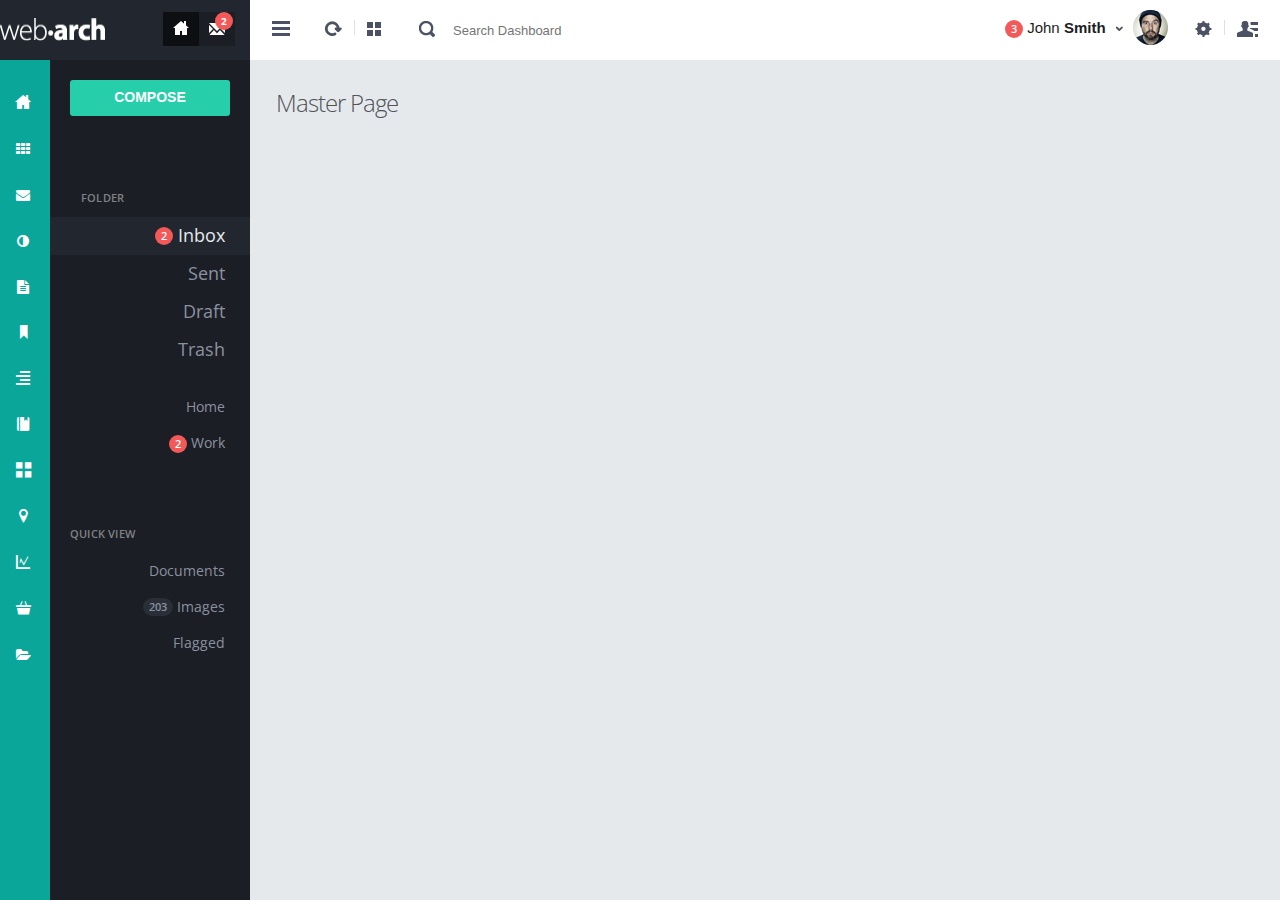
<file: extended_layout.html>
<!DOCTYPE html>
<html>
<head>
<meta http-equiv="content-type" content="text/html;charset=UTF-8" />
<meta charset="utf-8" />
<title>Webarch - Responsive Admin Dashboard</title>
<meta name="viewport" content="width=device-width, initial-scale=1.0, maximum-scale=1.0, user-scalable=no" />
<meta content="" name="description" />
<meta content="" name="author" />

<!-- BEGIN PLUGIN CSS -->
<link href="assets/plugins/pace/pace-theme-flash.css" rel="stylesheet" type="text/css" media="screen"/>

<!-- END PLUGIN CSS -->






<!-- BEGIN PLUGIN CSS -->
<link href="assets/plugins/pace/pace-theme-flash.css" rel="stylesheet" type="text/css" media="screen"/>
<link href="assets/plugins/bootstrapv3/css/bootstrap.min.css" rel="stylesheet" type="text/css"/>
<link href="assets/plugins/bootstrapv3/css/bootstrap-theme.min.css" rel="stylesheet" type="text/css"/>
<link href="assets/plugins/font-awesome/css/font-awesome.css" rel="stylesheet" type="text/css"/>
<link href="assets/plugins/animate.min.css" rel="stylesheet" type="text/css"/>
<link href="assets/plugins/jquery-scrollbar/jquery.scrollbar.css" rel="stylesheet" type="text/css"/>
<!-- END PLUGIN CSS -->
<!-- BEGIN CORE CSS FRAMEWORK -->
<link href="webarch/css/webarch.css" rel="stylesheet" type="text/css"/>
<!-- END CORE CSS FRAMEWORK -->
</head>
<!-- END HEAD -->

<!-- BEGIN BODY -->
<body class="inner-menu-always-open">
<!-- BEGIN HEADER -->
<div class="header navbar navbar-inverse "> 
  <!-- BEGIN TOP NAVIGATION BAR -->
  <div class="navbar-inner">
	<div class="header-seperation"> 
		<ul class="nav pull-left notifcation-center visible-xs visible-sm">	
		 <li class="dropdown"> 
		 	<a href="#main-menu" data-webarch="toggle-left-side"> 
		 		<div class="iconset top-menu-toggle-white"></div> 
		 	</a> 
		 </li>		 
		</ul>
      <!-- BEGIN LOGO -->	
      <a href="index.html">
      	
		  <img src="assets/img/logo.png" class="logo" alt=""  data-src="assets/img/logo.png" data-src-retina="assets/img/logo2x.png" width="106" height="21"/>
		
      </a>
      <!-- END LOGO --> 
      <ul class="nav pull-right notifcation-center">	
        <li class="dropdown hidden-xs hidden-sm"> 
        	<a href="index.html" class="dropdown-toggle active" data-toggle=""> 
        		<div class="iconset top-home"></div>
        	</a>
        </li>
        <li class="dropdown hidden-xs hidden-sm"> 
        	<a href="email.html" class="dropdown-toggle" > 
        		<div class="iconset top-messages"></div><span class="badge">2</span> 
        	</a>
        </li>
		<li class="dropdown visible-xs visible-sm"> 
			<a href="#" data-webarch="toggle-right-side">
				<div class="iconset top-chat-white "></div>
			</a> 
		</li>        
      </ul>
      </div>
      <!-- END RESPONSIVE MENU TOGGLER --> 
      <div class="header-quick-nav" > 
      <!-- BEGIN TOP NAVIGATION MENU -->
	  <div class="pull-left"> 
        <ul class="nav quick-section">
          <li class="quicklinks"> <a href="#" class="" id="layout-condensed-toggle" >
            <div class="iconset top-menu-toggle-dark"></div>
            </a> </li>
        </ul>
        <ul class="nav quick-section">
          <li class="quicklinks"> <a href="#" class="" >
            <div class="iconset top-reload"></div>
            </a> </li>
          <li class="quicklinks"> <span class="h-seperate"></span></li>
          <li class="quicklinks"> <a href="#" class="" >
            <div class="iconset top-tiles"></div>
            </a> </li>
			<li class="m-r-10 input-prepend inside search-form no-boarder">
				<span class="add-on"> <span class="iconset top-search"></span></span>
				 <input name="" type="text"  class="no-boarder " placeholder="Search Dashboard" style="width:250px;">
			</li>
		  </ul>
	  </div>
	 <!-- END TOP NAVIGATION MENU -->
	 <!-- BEGIN CHAT TOGGLER -->
      <div class="pull-right"> 
		<div class="chat-toggler">	
				<a href="#" class="dropdown-toggle" id="my-task-list" data-placement="bottom"  data-content='' data-toggle="dropdown" data-original-title="Notifications">
					<div class="user-details"> 
						<div class="username">
							<span class="badge badge-important">3</span> 
							John <span class="bold">Smith</span>									
						</div>						
					</div> 
					<div class="iconset top-down-arrow"></div>
				</a>	
				<div id="notification-list" style="display:none">
					<div style="width:300px">
						  <div class="notification-messages info">
									<div class="user-profile">
										<img src="assets/img/profiles/d.jpg"  alt="" data-src="assets/img/profiles/d.jpg" data-src-retina="assets/img/profiles/d2x.jpg" width="35" height="35">
									</div>
									<div class="message-wrapper">
										<div class="heading">
											David Nester - Commented on your wall
										</div>
										<div class="description">
											Meeting postponed to tomorrow
										</div>
										<div class="date pull-left">
										A min ago
										</div>										
									</div>
									<div class="clearfix"></div>									
								</div>	
							<div class="notification-messages danger">
								<div class="iconholder">
									<i class="icon-warning-sign"></i>
								</div>
								<div class="message-wrapper">
									<div class="heading">
										Server load limited
									</div>
									<div class="description">
										Database server has reached its daily capicity
									</div>
									<div class="date pull-left">
									2 mins ago
									</div>
								</div>
								<div class="clearfix"></div>
							</div>	
							<div class="notification-messages success">
								<div class="user-profile">
									<img src="assets/img/profiles/h.jpg"  alt="" data-src="assets/img/profiles/h.jpg" data-src-retina="assets/img/profiles/h2x.jpg" width="35" height="35">
								</div>
								<div class="message-wrapper">
									<div class="heading">
										You haveve got 150 messages
									</div>
									<div class="description">
										150 newly unread messages in your inbox
									</div>
									<div class="date pull-left">
									An hour ago
									</div>									
								</div>
								<div class="clearfix"></div>
							</div>							
						</div>				
				</div>
				<div class="profile-pic"> 
					<img src="assets/img/profiles/avatar_small.jpg"  alt="" data-src="assets/img/profiles/avatar_small.jpg" data-src-retina="assets/img/profiles/avatar_small2x.jpg" width="35" height="35" /> 
				</div>       			
			</div>
		 <ul class="nav quick-section ">
			<li class="quicklinks"> 
				<a data-toggle="dropdown" class="dropdown-toggle  pull-right " href="#" id="user-options">
					<div class="iconset top-settings-dark "></div> 	
				</a>
				<ul class="dropdown-menu  pull-right" role="menu" aria-labelledby="user-options">
                  <li>
                  	<a href="user-profile.html"> My Account</a>
                  </li>
                  <li>
                  	<a href="calender.html">My Calendar</a>
                  </li>
                  <li>
                  	<a href="email.html"> My Inbox&nbsp;&nbsp;
                  		<span class="badge badge-important animated bounceIn">2</span>
                  	</a>
                  </li>
                  <li class="divider"></li>                
                  <li>
                  	<a href="login.html"><i class="fa fa-power-off"></i>&nbsp;&nbsp;Log Out</a>
                  </li>
               </ul>
			</li> 
			<li class="quicklinks"> <span class="h-seperate"></span></li> 
			<li class="quicklinks"> 	
				<a href="#" class="chat-menu-toggle" data-webarch="toggle-right-side"><div class="iconset top-chat-dark "><span class="badge badge-important hide">1</span></div>
				</a> 
				<div class="simple-chat-popup chat-menu-toggle hide" >
					<div class="simple-chat-popup-arrow"></div><div class="simple-chat-popup-inner">
						 <div style="width:100px">
						 <div class="semi-bold">David Nester</div>
						 <div class="message">Hey you there </div>
						</div>
					</div>
				</div>
			</li> 
		</ul>
      </div>
	   <!-- END CHAT TOGGLER -->
      </div> 
      <!-- END TOP NAVIGATION MENU --> 
   
  </div>
  <!-- END TOP NAVIGATION BAR --> 
</div>
<!-- END HEADER --> 
<!-- BEGIN CONTAINER -->
<div class="page-container row-fluid"> 
  <!-- BEGIN SIDEBAR -->

<!-- BEGIN SIDEBAR -->
<!-- BEGIN SIDEBAR -->
<div class="page-sidebar mini mini-mobile" id="main-menu" data-inner-menu="1">
 <div class="page-sidebar-wrapper scrollbar-dynamic" id="main-menu-wrappers">
  <!-- BEGIN MINI-PROFILE -->
   <div class="user-info-wrapper">	
	<div class="profile-wrapper">
		<img src="assets/img/profiles/avatar.jpg"  alt="" data-src="assets/img/profiles/avatar.jpg" data-src-retina="assets/img/profiles/avatar2x.jpg" width="69" height="69" />
	</div>
    <div class="user-info">
      <div class="greeting">Welcome</div>
      <div class="username">John <span class="semi-bold">Smith</span></div>
      <div class="status">Status<a href="#"><div class="status-icon green"></div>Online</a></div>
    </div>
   </div>
  <!-- END MINI-PROFILE -->
  
  <!-- BEGIN MINI-WIGETS -->

   <!-- END MINI-WIGETS -->
   
   <!-- BEGIN SIDEBAR MENU -->	
	<p class="menu-title">BROWSE <span class="pull-right"><a href="javascript:;"><i class="fa fa-refresh"></i></a></span></p>
      <ul>
        <li class="start"> <a href="index.html" > <i class="icon-custom-home"></i> <span class="title">Dashboard</span> <span class="selected"></span> <span class="arrow open"></span> </a> 
		       <ul class="sub-menu">
              <li > <a href="dashboard_v1.html"> Dashboard v1 </a> </li>
              <li class="active"> <a href="index.html "> Dashboard v2 <span class=" label label-info pull-right m-r-30">NEW</span></a></li>
            </ul>
		    </li>
        <li class=""> <a href="widgets.html"> <i class="fa fa-th"></i> <span class="title">Widgets</span> <span class="label label-important pull-right ">HOT</span></a> </li>
        <li class=""> <a href="email.html"> <i class="fa fa-envelope"></i> <span class="title">Email</span> <span class=" badge badge-disable pull-right ">203</span></a> </li>
        <li class=""> <a href="javascript:;"> <i class="fa fa fa-adjust"></i> <span class="title">Themes</span> <span class="arrow "></span> </a>
            <ul class="sub-menu">
              <li > <a href="theme_coporate.html">Coporate </a> </li>
              <li > <a href="theme_simple.html">Simple</a> </li>
              <li > <a href="theme_elegant.html">Elegant</a> </li>
            </ul>
        </li>    
        <li class=""> <a href="javascript:;"> <i class="fa fa-file-text"></i> <span class="title">Layouts</span> <span class="arrow "></span> </a>
            <ul class="sub-menu">
              <li > <a href="layout_options.html"> Layout Options </a> </li>
              <li > <a href="boxed_layout.html">Boxed Layout </a> </li>
              <li > <a href="boxed_layout_v2.html">Inner Boxed Layout </a> </li>
              <li > <a href="extended_layout.html">Extended Layout</a> </li>
              <li > <a href="RTL.html">RTL Layout</a> </li>
              <li > <a href="horizontal_menu.html">Horizontal Menu</a> </li>
              <li > <a href="horizontal_menu_boxed.html">Horizontal Menu & Boxed</a> </li>               
            </ul>
        </li>    
        <li class=""> <a href="javascript:;"> <i class="icon-custom-ui"></i> <span class="title">UI Elements</span> <span class="arrow "></span> </a>
          <ul class="sub-menu">
            <li > <a href="typography.html"> Typography </a> </li>
            <li > <a href="messages_notifications.html"> Messages & Notifications </a> </li>
            <li > <a href="notifications.html"> Notifications </a> </li>
            <li > <a href="icons.html">Icons</a> </li>
            <li > <a href="buttons.html">Buttons</a> </li>
            <li > <a href="tabs_accordian.html"> Tabs & Accordions </a> </li>
            <li > <a href="sliders.html">Sliders</a> </li>
            <li > <a href="group_list.html">Group list </a> </li>
          </ul>
        </li>
        <li class=""> <a href="javascript:;"> <i class="icon-custom-form"></i> <span class="title">Forms</span> <span class="arrow "></span> </a>
          <ul class="sub-menu">
            <li > <a href="form_elements.html">Form Elements </a> </li>
            <li > <a href="form_validations.html">Form Validations</a> </li>
          </ul>
        </li>
        <li class=""> <a href="javascript:;"> <i class="icon-custom-portlets"></i> <span class="title">Grids</span> <span class="arrow "></span> </a>
          <ul class="sub-menu">
            <li > <a href="grids_simple.html">Simple Grids</a> </li>
            <li > <a href="grids_draggable.html">Draggable Grids </a> </li>
          </ul>
        </li>
        <li class=""> <a href="javascript:;"> <i class="icon-custom-thumb"></i> <span class="title">Tables</span> <span class="arrow "></span> </a>
          <ul class="sub-menu">
            <li > <a href="tables.html"> Basic Tables </a> </li>
            <li > <a href="datatables.html"> Data Tables </a> </li>
          </ul>
        </li>
        <li class=""> <a href="javascript:;"> <i class="icon-custom-map"></i> <span class="title">Maps</span> <span class="arrow "></span> </a>
          <ul class="sub-menu">
            <li > <a href="google_map.html"> Google Maps </a> </li>
            <li > <a href="vector_map.html"> Vector Maps </a> </li>
          </ul>
        </li>
        <li class=""> <a href="charts.html"> <i class="icon-custom-chart"></i> <span class="title">Charts</span> </a> </li>
        <li class=""> <a href="javascript:;"> <i class="icon-custom-extra"></i> <span class="title">Extra</span> <span class="arrow "></span> </a>
          <ul class="sub-menu">
            <li > <a href="user-profile.html"> User Profile </a> </li>
            <li > <a href="time_line.html"> Time line </a> </li>
            <li > <a href="support_ticket.html"> Support Ticket </a> </li>
            <li > <a href="gallery.html"> Gallery</a> </li>
            <li class=""><a href="calender.html"> Calendar</a> </li>
            <li > <a href="search_results.html"> Search Results </a> </li>
            <li > <a href="invoice.html"> Invoice </a> </li>
            <li > <a href="404.html"> 404 Page </a> </li>
            <li > <a href="500.html"> 500 Page </a> </li>
            <li > <a href="blank_template.html"> Blank Page </a> </li>
            <li > <a href="login.html"> Login </a> </li>
            <li > <a href="login_v2.html">Login v2</a> </li>
            <li > <a href="lockscreen.html"> Lockscreen </a> </li>
          </ul>
        </li>
        <li class=""> <a href="javascript:;"> <i class="fa fa-folder-open"></i> <span class="title">Menu Levels</span> <span class="arrow "></span> </a>
          <ul class="sub-menu">
            <li > <a href="javascript:;"> Level 1 </a> </li>
            <li > <a href="javascript:;"> <span class="title">Level 2</span> <span class="arrow "></span> </a>
              <ul class="sub-menu">
                <li > <a href="javascript:;"> Sub Menu </a> </li>
                <li > <a href="ujavascript:;"> Sub Menu </a> </li>
              </ul>
            </li>
          </ul>
        </li>
        <li class="hidden-lg hidden-md hidden-xs" id="more-widgets" > <a href="javascript:;"> <i class="fa fa-plus"></i></a>
          <ul class="sub-menu">
            <li class="side-bar-widgets">
              <p class="menu-title">FOLDER <span class="pull-right"><a href="#" class="create-folder"><i class="icon-plus"></i></a></span></p>
              <ul class="folders" >
                <li><a href="#">
                  <div class="status-icon green"></div>
                  My quick tasks </a> </li>
                <li><a href="#">
                  <div class="status-icon red"></div>
                  To do list </a> </li>
                <li><a href="#">
                  <div class="status-icon blue"></div>
                  Projects </a> </li>
                <li class="folder-input" style="display:none">
                  <input type="text" placeholder="Name of folder" class="no-boarder folder-name" name="" id="folder-name">
                </li>
              </ul>
              <p class="menu-title">PROJECTS </p>
              <div class="status-widget">
                <div class="status-widget-wrapper">
                  <div class="title">Freelancer<a href="#" class="remove-widget"><i class="icon-custom-cross"></i></a></div>
                  <p>Redesign home page</p>
                </div>
              </div>
              <div class="status-widget">
                <div class="status-widget-wrapper">
                  <div class="title">envato<a href="#" class="remove-widget"><i class="icon-custom-cross"></i></a></div>
                  <p>Statistical report</p>
                </div>
              </div>
            </li>
          </ul>
        </li>
      </ul>
	<div class="side-bar-widgets">
	<p class="menu-title">FOLDER <span class="pull-right"><a href="#" class="create-folder"> <i class="fa fa-plus"></i></a></span></p>
	<ul class="folders" >
		  <li><a href="#"><div class="status-icon green"></div> My quick tasks </a> </li>
		  <li><a href="#"><div class="status-icon red"></div> To do list </a> </li>
		  <li><a href="#"><div class="status-icon blue"></div> Projects </a> </li>
		  <li class="folder-input" style="display:none"><input type="text" placeholder="Name of folder" class="no-boarder folder-name" name="" ></li>
	</ul>
	<p class="menu-title">PROJECTS </p>
		<div class="status-widget">
			<div class="status-widget-wrapper">
				<div class="title">Freelancer<a href="#" class="remove-widget"><i class="icon-custom-cross"></i></a></div>
				<p>Redesign home page</p>
			</div>
		</div>
		<div class="status-widget">
			<div class="status-widget-wrapper">
				<div class="title">envato<a href="#" class="remove-widget"><i class="icon-custom-cross"></i></a></div>
				<p>Statistical report</p>
			</div>
		</div>
	</div>
	
	<div class="clearfix"></div>
    <!-- END SIDEBAR MENU --> 
 </div>

   <div class="inner-menu nav-collapse">   
    <div id="inner-menu">
    	  <div class="inner-wrapper" >	  
      		<a href="send_email.html" class="btn btn-block btn-primary" ><span class="bold">COMPOSE</span></a>
      	 </div>
      	 <div class="inner-menu-content">
      		<p class="menu-title">FOLDER <span class="pull-right"><i class="icon-refresh"></i></span></p>
      		</div>
      	 <ul class="big-items">
      		<li class="active"><span class="badge badge-important">2</span><a href="email.html" > Inbox</a></li>
      		<li><a href="sent.html">Sent</a></li>
      		<li><a href="draft.html">Draft</a></li>
      		<li><a href="trash.html">Trash</a></li>
      	 </ul>
      	<ul class="small-items">
      		<li class=""><a href="#" > Home</a></li>
      		<li><span class="badge badge-important">2</span><a href="#"> Work</a></li>
      	 </ul>
      	<div class="inner-wrapper" >	  				
      		<p class="menu-title">QUICK VIEW</p>		
      	 </div>
      	<ul class="small-items">
      		<li class=""><a href="#"> Documents</a></li>
      		<li class=""><span class=" badge badge-disable ">203</span><a href="#"> Images</a></li>
      		<li class=""><a href="#"> Flagged</a></li>		
      	</ul>
     </div> 
  </div>
 </div>
  <a href="#" class="scrollup">Scroll</a>
  <!-- END SIDEBAR --> 
  <!-- BEGIN PAGE -->
  <div class="page-content"> 
    <!-- BEGIN SAMPLE PORTLET CONFIGURATION MODAL FORM-->
    <div id="portlet-config" class="modal hide">
      <div class="modal-header">
        <button data-dismiss="modal" class="close" type="button"></button>
        <h3>Widget Settings</h3>
      </div>
      <div class="modal-body"> Widget settings form goes here </div>
    </div>
    <div class="clearfix"></div>

    <div class="content">    
		<div class="page-title">	
			<h3>Master Page</h3>		
		</div>

    <div class="clearfix"></div>
  </div>
  <!-- END PAGE --> 
</div>
<!-- BEGIN CHAT --> 
<div class="chat-window-wrapper">
	<div id="main-chat-wrapper" class="inner-content">
        <div class="chat-window-wrapper scroller scrollbar-dynamic" id="chat-users" >
            <div class="chat-header">	
            <div class="pull-left">
                <input type="text" placeholder="search">
            </div>		
                <div class="pull-right">
                    <a href="#" class="" ><div class="iconset top-settings-dark "></div> </a>
                </div>			
            </div>	
            <div class="side-widget">
               <div class="side-widget-title">group chats</div>
                <div class="side-widget-content">
                 <div id="groups-list">
                    <ul class="groups" >
                        <li><a href="#"><div class="status-icon green"></div>Office work</a></li>
                        <li><a href="#"><div class="status-icon green"></div>Personal vibes</a></li>
                    </ul>
                </div>
                </div>
            </div>
            <div class="side-widget fadeIn">
               <div class="side-widget-title">favourites</div>
               <div id="favourites-list">
                <div class="side-widget-content" >
                    <div class="user-details-wrapper active" data-chat-status="online" data-chat-user-pic="assets/img/profiles/d.jpg" data-chat-user-pic-retina="assets/img/profiles/d2x.jpg" data-user-name="Jane Smith">
                        <div class="user-profile">
                            <img src="assets/img/profiles/d.jpg"  alt="" data-src="assets/img/profiles/d.jpg" data-src-retina="assets/img/profiles/d2x.jpg" width="35" height="35">
                        </div>
                        <div class="user-details">
                            <div class="user-name">
                            Jane Smith
                            </div>
                            <div class="user-more">
                            Hello you there?
                            </div>
                        </div>
                        <div class="user-details-status-wrapper">
                            <span class="badge badge-important">3</span>
                        </div>
                        <div class="user-details-count-wrapper">
                            <div class="status-icon green"></div>
                        </div>
                        <div class="clearfix"></div>
                    </div>	
                    <div class="user-details-wrapper" data-chat-status="busy" data-chat-user-pic="assets/img/profiles/d.jpg" data-chat-user-pic-retina="assets/img/profiles/d2x.jpg" data-user-name="David Nester">
                        <div class="user-profile">
                            <img src="assets/img/profiles/c.jpg"  alt="" data-src="assets/img/profiles/c.jpg" data-src-retina="assets/img/profiles/c2x.jpg" width="35" height="35">
                        </div>
                        <div class="user-details">
                            <div class="user-name">
                            David Nester
                            </div>
                            <div class="user-more">
                            Busy, Do not disturb
                            </div>
                        </div>
                        <div class="user-details-status-wrapper">
                            <div class="clearfix"></div>
                        </div>
                        <div class="user-details-count-wrapper">
                            <div class="status-icon red"></div>
                        </div>
                        <div class="clearfix"></div>
                    </div>					
                </div>
                </div>
            </div>
            <div class="side-widget">
               <div class="side-widget-title">more friends</div>
                 <div class="side-widget-content" id="friends-list">
                    <div class="user-details-wrapper" data-chat-status="online" data-chat-user-pic="assets/img/profiles/d.jpg" data-chat-user-pic-retina="assets/img/profiles/d2x.jpg" data-user-name="Jane Smith">
                        <div class="user-profile">
                            <img src="assets/img/profiles/d.jpg"  alt="" data-src="assets/img/profiles/d.jpg" data-src-retina="assets/img/profiles/d2x.jpg" width="35" height="35">
                        </div>
                        <div class="user-details">
                            <div class="user-name">
                            Jane Smith
                            </div>
                            <div class="user-more">
                            Hello you there?
                            </div>
                        </div>
                        <div class="user-details-status-wrapper">

                        </div>
                        <div class="user-details-count-wrapper">
                            <div class="status-icon green"></div>
                        </div>
                        <div class="clearfix"></div>
                    </div>	
                    <div class="user-details-wrapper" data-chat-status="busy" data-chat-user-pic="assets/img/profiles/d.jpg" data-chat-user-pic-retina="assets/img/profiles/d2x.jpg" data-user-name="David Nester">
                        <div class="user-profile">
                            <img src="assets/img/profiles/h.jpg"  alt="" data-src="assets/img/profiles/h.jpg" data-src-retina="assets/img/profiles/h2x.jpg" width="35" height="35">
                        </div>
                        <div class="user-details">
                            <div class="user-name">
                            David Nester
                            </div>
                            <div class="user-more">
                            Busy, Do not disturb
                            </div>
                        </div>
                        <div class="user-details-status-wrapper">
                            <div class="clearfix"></div>
                        </div>
                        <div class="user-details-count-wrapper">
                            <div class="status-icon red"></div>
                        </div>
                        <div class="clearfix"></div>
                    </div>		
                    <div class="user-details-wrapper" data-chat-status="online" data-chat-user-pic="assets/img/profiles/d.jpg" data-chat-user-pic-retina="assets/img/profiles/d2x.jpg" data-user-name="Jane Smith">
                        <div class="user-profile">
                            <img src="assets/img/profiles/c.jpg"  alt="" data-src="assets/img/profiles/c.jpg" data-src-retina="assets/img/profiles/c2x.jpg" width="35" height="35">
                        </div>
                        <div class="user-details">
                            <div class="user-name">
                            Jane Smith
                            </div>
                            <div class="user-more">
                            Hello you there?
                            </div>
                        </div>
                        <div class="user-details-status-wrapper">

                        </div>
                        <div class="user-details-count-wrapper">
                            <div class="status-icon green"></div>
                        </div>
                        <div class="clearfix"></div>
                    </div>	
                    <div class="user-details-wrapper" data-chat-status="busy" data-chat-user-pic="assets/img/profiles/d.jpg" data-chat-user-pic-retina="assets/img/profiles/d2x.jpg" data-user-name="David Nester">
                        <div class="user-profile">
                            <img src="assets/img/profiles/h.jpg"  alt="" data-src="assets/img/profiles/h.jpg" data-src-retina="assets/img/profiles/h2x.jpg" width="35" height="35">
                        </div>
                        <div class="user-details">
                            <div class="user-name">
                            David Nester
                            </div>
                            <div class="user-more">
                            Busy, Do not disturb
                            </div>
                        </div>
                        <div class="user-details-status-wrapper">
                            <div class="clearfix"></div>
                        </div>
                        <div class="user-details-count-wrapper">
                            <div class="status-icon red"></div>
                        </div>
                        <div class="clearfix"></div>
                    </div>				
                </div>		
            </div>
        </div>

        <div class="chat-window-wrapper" id="messages-wrapper" style="display:none">
        <div class="chat-header">	
            <div class="pull-left">
                <input type="text" placeholder="search">
            </div>		
                <div class="pull-right">
                    <a href="#" class="" ><div class="iconset top-settings-dark "></div> </a>
                </div>					
            </div>
        <div class="clearfix"></div>	
        <div class="chat-messages-header">
        <div class="status online"></div><span class="semi-bold">Jane Smith(Typing..)</span>
        <a href="#" class="chat-back"><i class="icon-custom-cross"></i></a>
        </div>
        <div class="chat-messages scrollbar-dynamic clearfix">
            <div class="inner-scroll-content clearfix">
            <div class="sent_time">Yesterday 11:25pm</div>
            <div class="user-details-wrapper " >
                <div class="user-profile">
                    <img src="assets/img/profiles/d.jpg"  alt="" data-src="assets/img/profiles/d.jpg" data-src-retina="assets/img/profiles/d2x.jpg" width="35" height="35">
                </div>
                <div class="user-details">
                  <div class="bubble">	
                        Hello, You there?
                   </div>
                </div>					
                <div class="clearfix"></div>
               <div class="sent_time off">Yesterday 11:25pm</div>
            </div>		
            <div class="user-details-wrapper ">
                <div class="user-profile">
                    <img src="assets/img/profiles/d.jpg"  alt="" data-src="assets/img/profiles/d.jpg" data-src-retina="assets/img/profiles/d2x.jpg" width="35" height="35">
                </div>
                <div class="user-details">
                  <div class="bubble">	
                        How was the meeting?
                   </div>
                </div>					
                <div class="clearfix"></div>
                <div class="sent_time off">Yesterday 11:25pm</div>
            </div>
            <div class="user-details-wrapper ">
                <div class="user-profile">
                    <img src="assets/img/profiles/d.jpg"  alt="" data-src="assets/img/profiles/d.jpg" data-src-retina="assets/img/profiles/d2x.jpg" width="35" height="35">
                </div>
                <div class="user-details">
                  <div class="bubble">	
                        Let me know when you free
                   </div>
                </div>					
                <div class="clearfix"></div>
                <div class="sent_time off">Yesterday 11:25pm</div>
            </div>
            <div class="sent_time ">Today 11:25pm</div>
            <div class="user-details-wrapper pull-right">
                <div class="user-details">
                  <div class="bubble sender">	
                        Let me know when you free
                   </div>
                </div>					
                <div class="clearfix"></div>
                <div class="sent_time off">Sent On Tue, 2:45pm</div>
            </div>		
        </div>
        </div>
        <div class="chat-input-wrapper" style="display:none">
            <textarea id="chat-message-input" rows="1" placeholder="Type your message"></textarea>
        </div>
        <div class="clearfix"></div>
        </div>
    </div>
</div>
<!-- END CHAT -->
</div>
<!-- END CONTAINER --> 
<script src="assets/plugins/pace/pace.min.js" type="text/javascript"></script>  
<!-- BEGIN JS DEPENDECENCIES--> 
<script src="assets/plugins/jquery/jquery-1.11.3.min.js" type="text/javascript"></script> 
<script src="assets/plugins/bootstrapv3/js/bootstrap.min.js" type="text/javascript"></script> 
<script src="assets/plugins/jquery-block-ui/jqueryblockui.min.js" type="text/javascript"></script> 
<script src="assets/plugins/jquery-unveil/jquery.unveil.min.js" type="text/javascript"></script> 
<script src="assets/plugins/jquery-scrollbar/jquery.scrollbar.min.js" type="text/javascript"></script>
<script src="assets/plugins/jquery-numberAnimate/jquery.animateNumbers.js" type="text/javascript"></script>
<script src="assets/plugins/jquery-validation/js/jquery.validate.min.js" type="text/javascript"></script>
<script src="assets/plugins/bootstrap-select2/select2.min.js" type="text/javascript"></script>
<!-- END CORE JS DEPENDECENCIES--> 
<!-- BEGIN CORE TEMPLATE JS --> 
<script src="webarch/js/webarch.js" type="text/javascript"></script> 
<script src="assets/js/chat.js" type="text/javascript"></script> 
<!-- END CORE TEMPLATE JS --> 
</body>
</html>
</file>
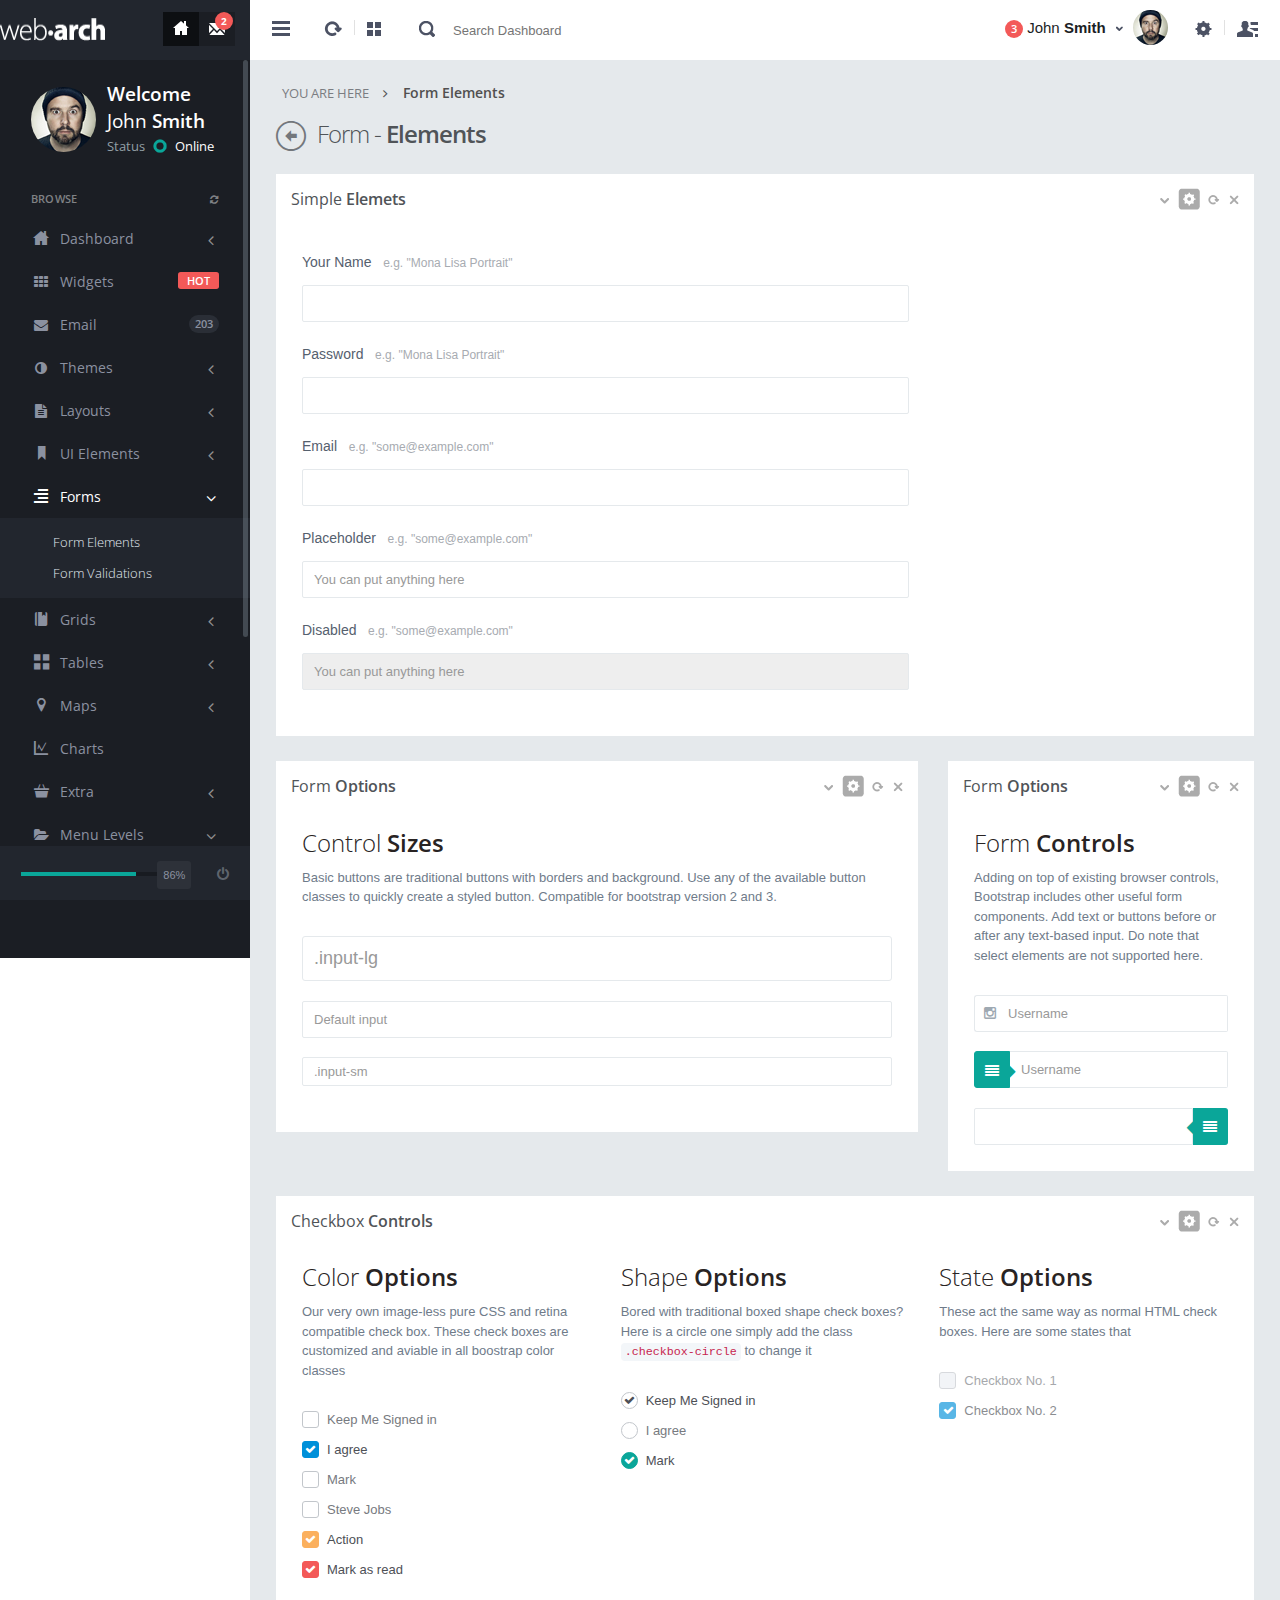
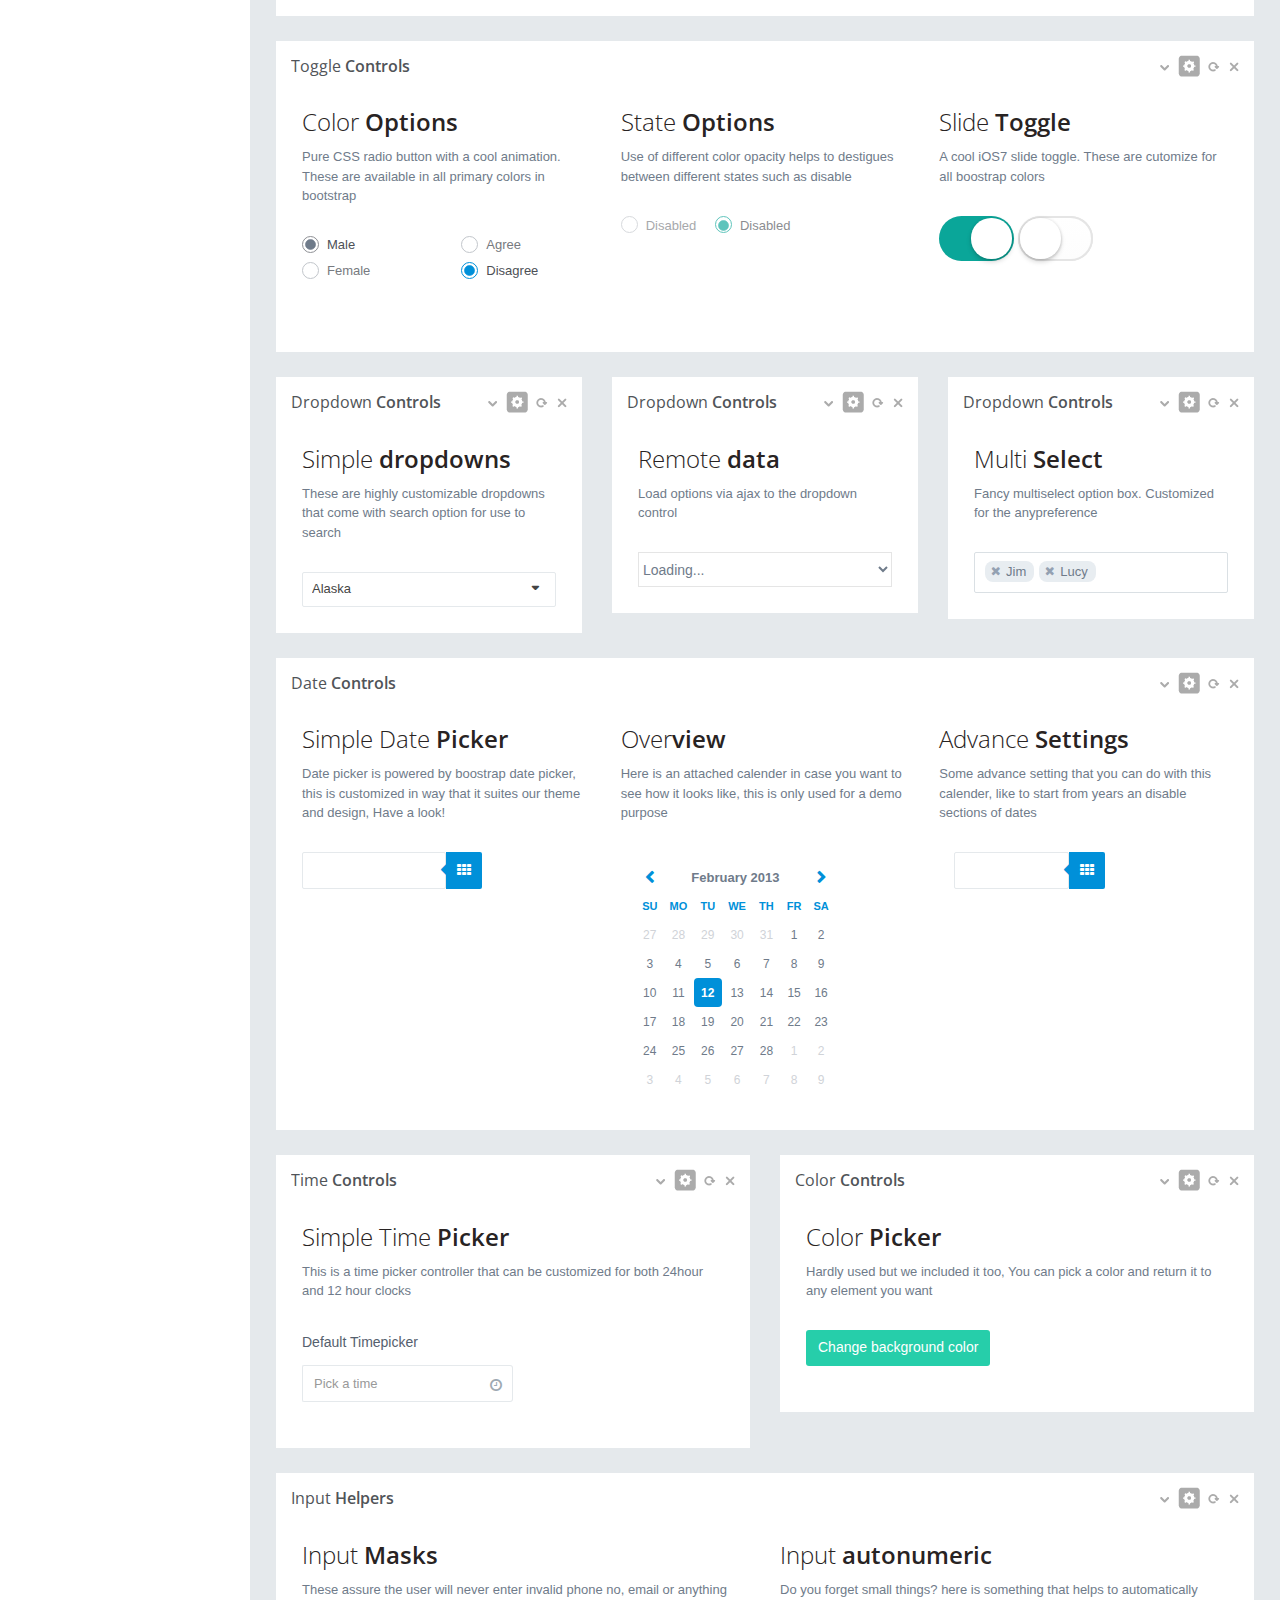
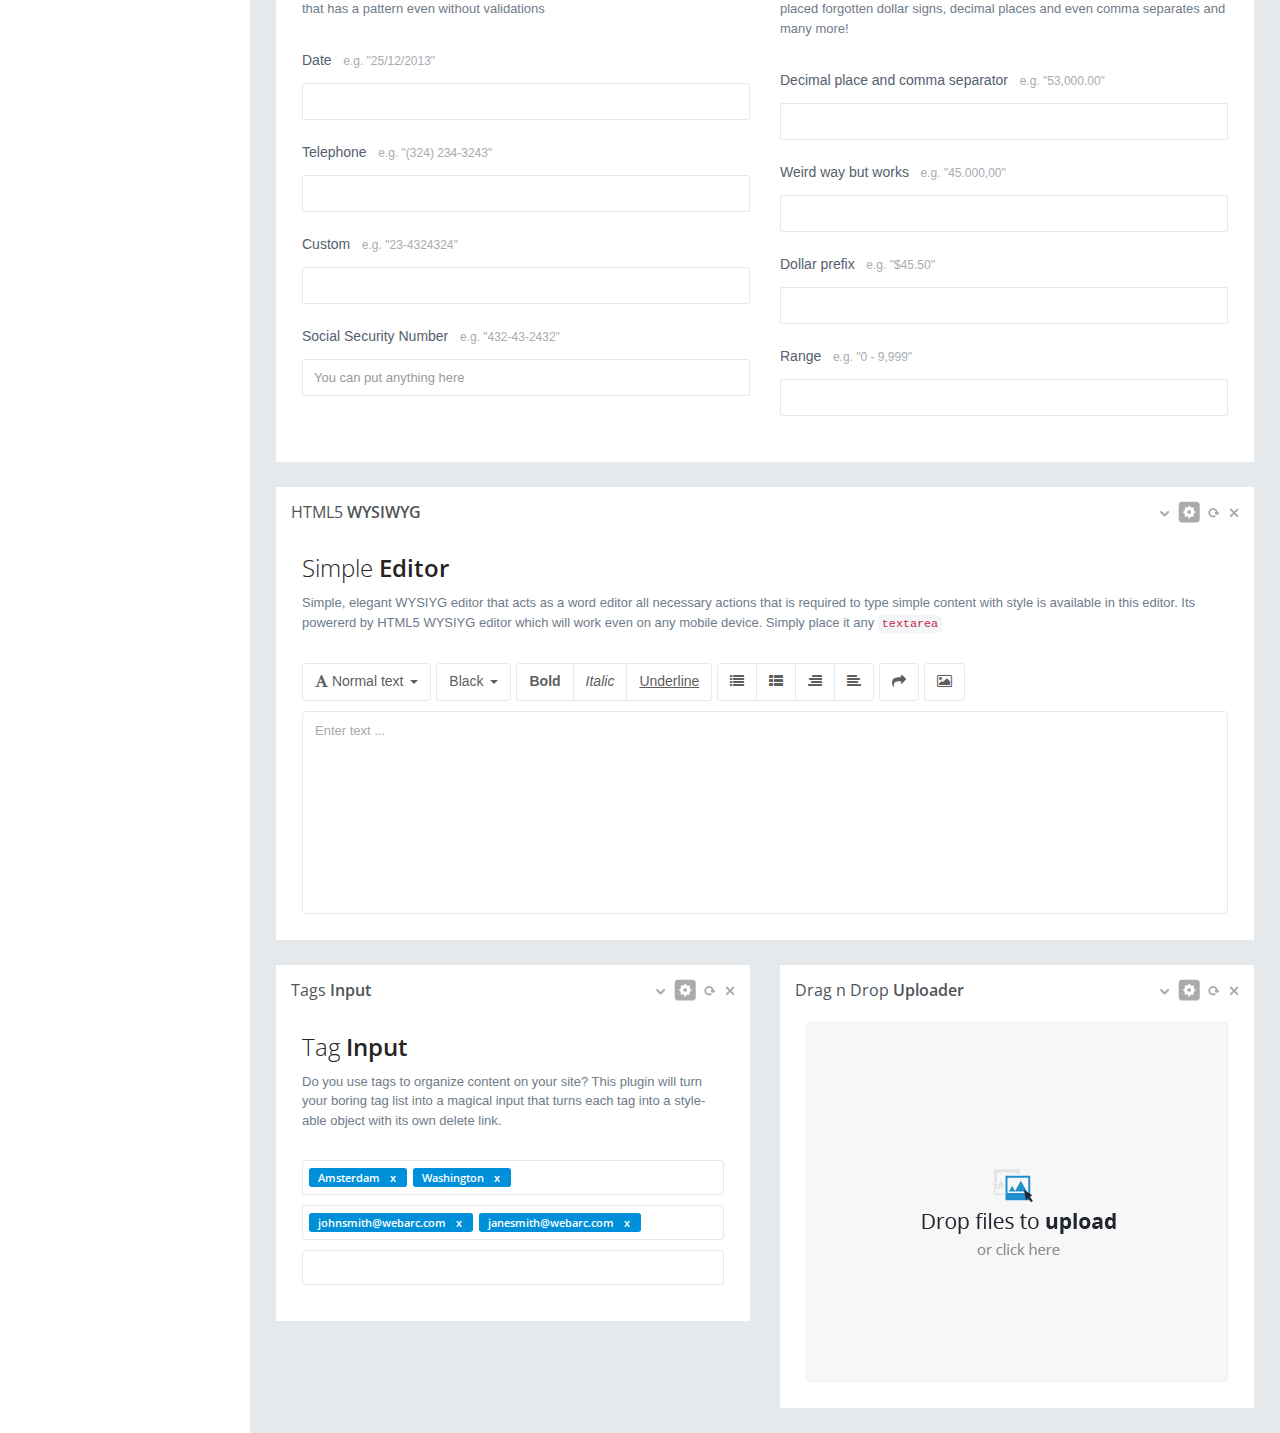
<file: form_elements.html>
<!DOCTYPE html>
<!--[if lt IE 7]>  <html class="ie ie6 lte9 lte8 lte7"> <![endif]-->
<!--[if IE 7]>     <html class="ie ie7 lte9 lte8 lte7"> <![endif]-->
<!--[if IE 8]>     <html class="ie ie8 lte9 lte8"> <![endif]-->
<!--[if IE 9]>     <html class="ie ie9 lte9"> <![endif]-->
<!--[if gt IE 9]>  <html> <![endif]-->
<!--[if !IE]><!--> <html>             <!--<![endif]-->
<head>
<meta http-equiv="content-type" content="text/html;charset=UTF-8" />
<meta charset="utf-8" />
<title>Webarch - Responsive Admin Dashboard</title>
<meta name="viewport" content="width=device-width, initial-scale=1.0, maximum-scale=1.0, user-scalable=no" />
<meta content="" name="description" />
<meta content="" name="author" />

<!-- BEGIN PLUGIN CSS -->
<link href="assets/plugins/bootstrap-tag/bootstrap-tagsinput.css" rel="stylesheet" type="text/css"/>
<link href="assets/plugins/dropzone/css/dropzone.css" rel="stylesheet" type="text/css"/>
<link href="assets/plugins/bootstrap-wysihtml5/bootstrap-wysihtml5.css" rel="stylesheet" type="text/css"/>
<link href="assets/plugins/bootstrap-datepicker/css/datepicker.css" rel="stylesheet" type="text/css" />
<link href="assets/plugins/bootstrap-timepicker/css/bootstrap-timepicker.css" rel="stylesheet" type="text/css" />
<link href="assets/plugins/bootstrap-colorpicker/css/bootstrap-colorpicker.css" rel="stylesheet" type="text/css" />
<link href="assets/plugins/ios-switch/ios7-switch.css" rel="stylesheet" type="text/css" media="screen">
<link href="assets/plugins/bootstrap-select2/select2.css" rel="stylesheet" type="text/css" media="screen"/>
<link href="assets/plugins/boostrap-clockpicker/bootstrap-clockpicker.min.css" rel="stylesheet" type="text/css" media="screen"/>

<!-- END PLUGIN CSS -->






<!-- BEGIN PLUGIN CSS -->
<link href="assets/plugins/pace/pace-theme-flash.css" rel="stylesheet" type="text/css" media="screen"/>
<link href="assets/plugins/bootstrapv3/css/bootstrap.min.css" rel="stylesheet" type="text/css"/>
<link href="assets/plugins/bootstrapv3/css/bootstrap-theme.min.css" rel="stylesheet" type="text/css"/>
<link href="assets/plugins/font-awesome/css/font-awesome.css" rel="stylesheet" type="text/css"/>
<link href="assets/plugins/animate.min.css" rel="stylesheet" type="text/css"/>
<link href="assets/plugins/jquery-scrollbar/jquery.scrollbar.css" rel="stylesheet" type="text/css"/>
<!-- END PLUGIN CSS -->
<!-- BEGIN CORE CSS FRAMEWORK -->
<link href="webarch/css/webarch.css" rel="stylesheet" type="text/css"/>
<!-- END CORE CSS FRAMEWORK -->
</head>
<!-- END HEAD -->

<!-- BEGIN BODY -->
<body class="">
<!-- BEGIN HEADER -->
<div class="header navbar navbar-inverse "> 
  <!-- BEGIN TOP NAVIGATION BAR -->
  <div class="navbar-inner">
	<div class="header-seperation"> 
		<ul class="nav pull-left notifcation-center visible-xs visible-sm">	
		 <li class="dropdown"> 
		 	<a href="#main-menu" data-webarch="toggle-left-side"> 
		 		<div class="iconset top-menu-toggle-white"></div> 
		 	</a> 
		 </li>		 
		</ul>
      <!-- BEGIN LOGO -->	
      <a href="index.html">
      	
		  <img src="assets/img/logo.png" class="logo" alt=""  data-src="assets/img/logo.png" data-src-retina="assets/img/logo2x.png" width="106" height="21"/>
		
      </a>
      <!-- END LOGO --> 
      <ul class="nav pull-right notifcation-center">	
        <li class="dropdown hidden-xs hidden-sm"> 
        	<a href="index.html" class="dropdown-toggle active" data-toggle=""> 
        		<div class="iconset top-home"></div>
        	</a>
        </li>
        <li class="dropdown hidden-xs hidden-sm"> 
        	<a href="email.html" class="dropdown-toggle" > 
        		<div class="iconset top-messages"></div><span class="badge">2</span> 
        	</a>
        </li>
		<li class="dropdown visible-xs visible-sm"> 
			<a href="#" data-webarch="toggle-right-side">
				<div class="iconset top-chat-white "></div>
			</a> 
		</li>        
      </ul>
      </div>
      <!-- END RESPONSIVE MENU TOGGLER --> 
      <div class="header-quick-nav" > 
      <!-- BEGIN TOP NAVIGATION MENU -->
	  <div class="pull-left"> 
        <ul class="nav quick-section">
          <li class="quicklinks"> <a href="#" class="" id="layout-condensed-toggle" >
            <div class="iconset top-menu-toggle-dark"></div>
            </a> </li>
        </ul>
        <ul class="nav quick-section">
          <li class="quicklinks"> <a href="#" class="" >
            <div class="iconset top-reload"></div>
            </a> </li>
          <li class="quicklinks"> <span class="h-seperate"></span></li>
          <li class="quicklinks"> <a href="#" class="" >
            <div class="iconset top-tiles"></div>
            </a> </li>
			<li class="m-r-10 input-prepend inside search-form no-boarder">
				<span class="add-on"> <span class="iconset top-search"></span></span>
				 <input name="" type="text"  class="no-boarder " placeholder="Search Dashboard" style="width:250px;">
			</li>
		  </ul>
	  </div>
	 <!-- END TOP NAVIGATION MENU -->
	 <!-- BEGIN CHAT TOGGLER -->
      <div class="pull-right"> 
		<div class="chat-toggler">	
				<a href="#" class="dropdown-toggle" id="my-task-list" data-placement="bottom"  data-content='' data-toggle="dropdown" data-original-title="Notifications">
					<div class="user-details"> 
						<div class="username">
							<span class="badge badge-important">3</span> 
							John <span class="bold">Smith</span>									
						</div>						
					</div> 
					<div class="iconset top-down-arrow"></div>
				</a>	
				<div id="notification-list" style="display:none">
					<div style="width:300px">
						  <div class="notification-messages info">
									<div class="user-profile">
										<img src="assets/img/profiles/d.jpg"  alt="" data-src="assets/img/profiles/d.jpg" data-src-retina="assets/img/profiles/d2x.jpg" width="35" height="35">
									</div>
									<div class="message-wrapper">
										<div class="heading">
											David Nester - Commented on your wall
										</div>
										<div class="description">
											Meeting postponed to tomorrow
										</div>
										<div class="date pull-left">
										A min ago
										</div>										
									</div>
									<div class="clearfix"></div>									
								</div>	
							<div class="notification-messages danger">
								<div class="iconholder">
									<i class="icon-warning-sign"></i>
								</div>
								<div class="message-wrapper">
									<div class="heading">
										Server load limited
									</div>
									<div class="description">
										Database server has reached its daily capicity
									</div>
									<div class="date pull-left">
									2 mins ago
									</div>
								</div>
								<div class="clearfix"></div>
							</div>	
							<div class="notification-messages success">
								<div class="user-profile">
									<img src="assets/img/profiles/h.jpg"  alt="" data-src="assets/img/profiles/h.jpg" data-src-retina="assets/img/profiles/h2x.jpg" width="35" height="35">
								</div>
								<div class="message-wrapper">
									<div class="heading">
										You haveve got 150 messages
									</div>
									<div class="description">
										150 newly unread messages in your inbox
									</div>
									<div class="date pull-left">
									An hour ago
									</div>									
								</div>
								<div class="clearfix"></div>
							</div>							
						</div>				
				</div>
				<div class="profile-pic"> 
					<img src="assets/img/profiles/avatar_small.jpg"  alt="" data-src="assets/img/profiles/avatar_small.jpg" data-src-retina="assets/img/profiles/avatar_small2x.jpg" width="35" height="35" /> 
				</div>       			
			</div>
		 <ul class="nav quick-section ">
			<li class="quicklinks"> 
				<a data-toggle="dropdown" class="dropdown-toggle  pull-right " href="#" id="user-options">
					<div class="iconset top-settings-dark "></div> 	
				</a>
				<ul class="dropdown-menu  pull-right" role="menu" aria-labelledby="user-options">
                  <li>
                  	<a href="user-profile.html"> My Account</a>
                  </li>
                  <li>
                  	<a href="calender.html">My Calendar</a>
                  </li>
                  <li>
                  	<a href="email.html"> My Inbox&nbsp;&nbsp;
                  		<span class="badge badge-important animated bounceIn">2</span>
                  	</a>
                  </li>
                  <li class="divider"></li>                
                  <li>
                  	<a href="login.html"><i class="fa fa-power-off"></i>&nbsp;&nbsp;Log Out</a>
                  </li>
               </ul>
			</li> 
			<li class="quicklinks"> <span class="h-seperate"></span></li> 
			<li class="quicklinks"> 	
				<a href="#" class="chat-menu-toggle" data-webarch="toggle-right-side"><div class="iconset top-chat-dark "><span class="badge badge-important hide">1</span></div>
				</a> 
				<div class="simple-chat-popup chat-menu-toggle hide" >
					<div class="simple-chat-popup-arrow"></div><div class="simple-chat-popup-inner">
						 <div style="width:100px">
						 <div class="semi-bold">David Nester</div>
						 <div class="message">Hey you there </div>
						</div>
					</div>
				</div>
			</li> 
		</ul>
      </div>
	   <!-- END CHAT TOGGLER -->
      </div> 
      <!-- END TOP NAVIGATION MENU --> 
   
  </div>
  <!-- END TOP NAVIGATION BAR --> 
</div>
<!-- END HEADER --> 
<!-- BEGIN CONTAINER -->
<div class="page-container row"> 
  <!-- BEGIN SIDEBAR -->
    <div class="page-sidebar " id="main-menu">
    <!-- BEGIN MINI-PROFILE -->
    <div class="page-sidebar-wrapper scrollbar-dynamic" id="main-menu-wrapper">
      <div class="user-info-wrapper">
        <div class="profile-wrapper"> <img src="assets/img/profiles/avatar.jpg"  alt="" data-src="assets/img/profiles/avatar.jpg" data-src-retina="assets/img/profiles/avatar2x.jpg" width="69" height="69" /> </div>
        <div class="user-info">
          <div class="greeting">Welcome</div>
          <div class="username">John <span class="semi-bold">Smith</span></div>
          <div class="status">Status<a href="#">
            <div class="status-icon green"></div>
            Online</a></div>
        </div>
      </div>
      <!-- END MINI-PROFILE -->
      <!-- BEGIN SIDEBAR MENU -->
      <p class="menu-title">BROWSE <span class="pull-right"><a href="javascript:;"><i class="fa fa-refresh"></i></a></span></p>
      <ul>
        <li class="start "> <a href="index.html"> <i class="icon-custom-home"></i> <span class="title">Dashboard</span> <span class="selected"></span> <span class="arrow "></span> </a> 
  		     <ul class="sub-menu">
              <li > <a href="dashboard_v1.html"> Dashboard v1 </a> </li>
              <li class=""> <a href="index.html "> Dashboard v2 <span class=" label label-info pull-right m-r-30">NEW</span></a></li>
            </ul>
		    </li>
        <li > <a href="widgets.html"> <i class="fa fa-th"></i> <span class="title">Widgets</span> <span class="label label-important pull-right ">HOT</span></a> </li>
        <li > 
          <a href="email.html"> <i class="fa fa-envelope"></i> <span class="title">Email</span> <span class=" badge badge-disable pull-right ">203</span>
          </a> 
        </li>
        <li > <a href="javascript:;"> <i class="fa fa fa-adjust"></i> <span class="title">Themes</span> <span class=" arrow" ></span> </a>
            <ul class="sub-menu">
              <li > <a href="theme_coporate.html">Coporate </a> </li>
              <li > <a href="theme_simple.html">Simple</a> </li>
              <li > <a href="theme_elegant.html">Elegant</a> </li>
            </ul>
        </li>    
        <li > <a href="javascript:;"> <i class="fa fa-file-text"></i> <span class="title">Layouts</span> <span class=" arrow" ></span> </a>
            <ul class="sub-menu">
              <li > <a href="layout_options.html"> Layout Options </a> </li>
              <li > <a href="boxed_layout.html">Boxed Layout </a> </li>
              <li > <a href="boxed_layout_v2.html">Inner Boxed Layout </a> </li>
              <li > <a href="extended_layout.html">Extended Layout</a> </li>
              <li > <a href="RTL.html">RTL Layout</a> </li>
              <li > <a href="horizontal_menu.html">Horizontal Menu</a> </li>
              <li > <a href="horizontal_menu_boxed.html">Horizontal Menu & Boxed</a> </li>    
            </ul>
        </li>             
        <li > <a href="javascript:;"> <i class="icon-custom-ui"></i> <span class="title">UI Elements</span> <span class=" arrow" ></span> </a>
          <ul class="sub-menu">
            <li > <a href="typography.html"> Typography </a> </li>
            <li > <a href="messages_notifications.html"> Messages & Notifications </a> </li>
            <li > <a href="notifications.html"> Notifications </a> </li>
            <li > <a href="icons.html">Icons</a> </li>
            <li class=""> <a href="buttons.html">Buttons</a> </li>
            <li > <a href="tabs_accordian.html"> Tabs & Accordions </a> </li>
            <li > <a href="sliders.html">Sliders</a> </li>
            <li > <a href="group_list.html">Group list </a> </li>
          </ul>
        </li>
        <li  class="open active" > <a href="javascript:;"> <i class="icon-custom-form"></i> <span class="title">Forms</span> <span class=" open  arrow" ></span> </a>
          <ul class="sub-menu">
            <li > <a href="form_elements.html">Form Elements </a> </li>
            <li > <a href="form_validations.html">Form Validations</a> </li>
          </ul>
        </li>
        <li > <a href="javascript:;"> <i class="icon-custom-portlets"></i> <span class="title">Grids</span> <span class=" arrow" ></span> </a>
          <ul class="sub-menu">
            <li > <a href="grids_simple.html">Simple Grids</a> </li>
            <li > <a href="grids_draggable.html">Draggable Grids </a> </li>
          </ul>
        </li>
        <li > <a href="javascript:;"> <i class="icon-custom-thumb"></i> <span class="title">Tables</span> <span class=" arrow" ></span> </a>
          <ul class="sub-menu">
            <li > <a href="tables.html"> Basic Tables </a> </li>
            <li > <a href="datatables.html"> Data Tables </a> </li>
          </ul>
        </li>
        <li > <a href="javascript:;"> <i class="icon-custom-map"></i> <span class="title">Maps</span> <span class=" arrow" ></span> </a>
          <ul class="sub-menu">
            <li > <a href="google_map.html"> Google Maps </a> </li>
            <li > <a href="vector_map.html"> Vector Maps </a> </li>
          </ul>
        </li>
        <li > <a href="charts.html"> <i class="icon-custom-chart"></i> <span class="title">Charts</span> </a> </li>
        <li > <a href="javascript:;"> <i class="icon-custom-extra"></i> <span class="title">Extra</span> <span class=" arrow" ></span> </a>
          <ul class="sub-menu">
            <li > <a href="user-profile.html"> User Profile </a> </li>
            <li > <a href="time_line.html"> Time line </a> </li>
            <li > <a href="support_ticket.html"> Support Ticket </a> </li>
            <li > <a href="gallery.html"> Gallery</a> </li>
            <li class=""><a href="calender.html"> Calendar</a> </li>
            <li > <a href="search_results.html"> Search Results </a> </li>
            <li > <a href="invoice.html"> Invoice </a> </li>
            <li > <a href="404.html"> 404 Page </a> </li>
            <li > <a href="500.html"> 500 Page </a> </li>
            <li > <a href="blank_template.html"> Blank Page </a> </li>
            <li > <a href="login.html"> Login </a> </li>
            <li > <a href="login_v2.html">Login v2</a> </li>
            <li > <a href="lockscreen.html"> Lockscreen </a> </li>
          </ul>
        </li>
        <li class=""> <a href="javascript:;"> <i class="fa fa-folder-open"></i> <span class="title">Menu Levels</span> <span class=" open  arrow" ></span> </a>
          <ul class="sub-menu">
            <li > <a href="javascript:;"> Level 1 </a> </li>
            <li > <a href="javascript:;"> <span class="title">Level 2</span> <span class=" open  arrow" ></span> </a>
              <ul class="sub-menu">
                <li > <a href="javascript:;"> Sub Menu </a> </li>
                <li > <a href="ujavascript:;"> Sub Menu </a> </li>
              </ul>
            </li>
          </ul>
        </li>
        <li class="hidden-lg hidden-md hidden-xs" id="more-widgets" > <a href="javascript:;"> <i class="fa fa-plus"></i></a>
          <ul class="sub-menu">
            <li class="side-bar-widgets">
              <p class="menu-title">FOLDER <span class="pull-right"><a href="#" class="create-folder"><i class="icon-plus"></i></a></span></p>
              <ul class="folders" >
                <li><a href="#">
                  <div class="status-icon green"></div>
                  My quick tasks </a> </li>
                <li><a href="#">
                  <div class="status-icon red"></div>
                  To do list </a> </li>
                <li><a href="#">
                  <div class="status-icon blue"></div>
                  Projects </a> </li>
                <li class="folder-input" style="display:none">
                  <input type="text" placeholder="Name of folder" class="no-boarder folder-name" name="" id="folder-name">
                </li>
              </ul>
              <p class="menu-title">PROJECTS </p>
              <div class="status-widget">
                <div class="status-widget-wrapper">
                  <div class="title">Freelancer<a href="#" class="remove-widget"><i class="icon-custom-cross"></i></a></div>
                  <p>Redesign home page</p>
                </div>
              </div>
              <div class="status-widget">
                <div class="status-widget-wrapper">
                  <div class="title">envato<a href="#" class="remove-widget"><i class="icon-custom-cross"></i></a></div>
                  <p>Statistical report</p>
                </div>
              </div>
            </li>
          </ul>
        </li>
      </ul>
      <div class="side-bar-widgets">
        <p class="menu-title">FOLDER <span class="pull-right"><a href="#" class="create-folder"> <i class="fa fa-plus"></i></a></span></p>
        <ul class="folders" >
          <li><a href="#">
            <div class="status-icon green"></div>
            My quick tasks </a> </li>
          <li><a href="#">
            <div class="status-icon red"></div>
            To do list </a> </li>
          <li><a href="#">
            <div class="status-icon blue"></div>
            Projects </a> </li>
          <li class="folder-input" style="display:none">
            <input type="text" placeholder="Name of folder" class="no-boarder folder-name" name="" >
          </li>
        </ul>
        <p class="menu-title">PROJECTS </p>
        <div class="status-widget">
          <div class="status-widget-wrapper">
            <div class="title">Freelancer<a href="#" class="remove-widget"><i class="icon-custom-cross"></i></a></div>
            <p>Redesign home page</p>
          </div>
        </div>
        <div class="status-widget">
          <div class="status-widget-wrapper">
            <div class="title">envato<a href="#" class="remove-widget"><i class="icon-custom-cross"></i></a></div>
            <p>Statistical report</p>
          </div>
        </div>
      </div>
      <div class="clearfix"></div>
      <!-- END SIDEBAR MENU -->
    </div>
  </div>
  <a href="#" class="scrollup">Scroll</a>
  <div class="footer-widget">
    <div class="progress transparent progress-small no-radius no-margin">
      <div class="progress-bar progress-bar-success animate-progress-bar" data-percentage="79%" style="width: 79%;"></div>
    </div>
    <div class="pull-right">
      <div class="details-status"> <span class="animate-number" data-value="86" data-animation-duration="560">86</span>% </div>
      <a href="lockscreen.html"><i class="fa fa-power-off"></i></a></div>
  </div>
  <!-- END SIDEBAR --> 
  <!-- BEGIN PAGE CONTAINER-->
  <div class="page-content">
    <!-- BEGIN SAMPLE PORTLET CONFIGURATION MODAL FORM-->
    <div id="portlet-config" class="modal hide">
      <div class="modal-header">
        <button data-dismiss="modal" class="close" type="button"></button>
        <h3>Widget Settings</h3>
      </div>
      <div class="modal-body"> Widget settings form goes here </div>
    </div>
    <div class="clearfix"></div>
    <div class="content">
      <ul class="breadcrumb">
        <li>
          <p>YOU ARE HERE</p>
        </li>
        <li><a href="#" class="active">Form Elements</a> </li>
      </ul>
      <div class="page-title"> <i class="icon-custom-left"></i>
        <h3>Form - <span class="semi-bold">Elements</span></h3>
      </div>
	  <!-- BEGIN BASIC FORM ELEMENTS-->
        <div class="row">
            <div class="col-md-12">
              <div class="grid simple">
                <div class="grid-title no-border">
                  <h4>Simple <span class="semi-bold">Elemets</span></h4>
                  <div class="tools"> <a href="javascript:;" class="collapse"></a> <a href="#grid-config" data-toggle="modal" class="config"></a> <a href="javascript:;" class="reload"></a> <a href="javascript:;" class="remove"></a> </div>
                </div>
                <div class="grid-body no-border"> <br>
                  <div class="row">
                    <div class="col-md-8 col-sm-8 col-xs-8">
                      <div class="form-group">
                        <label class="form-label">Your Name</label>
                        <span class="help">e.g. "Mona Lisa Portrait"</span>
                        <div class="controls">
                          <input type="text" class="form-control">
                        </div>
                      </div>
                      <div class="form-group">
                        <label class="form-label">Password</label>
                        <span class="help">e.g. "Mona Lisa Portrait"</span>
                        <div class="controls">
                          <input type="password" class="form-control">
                        </div>
                      </div>
                      <div class="form-group">
                        <label class="form-label">Email</label>
                        <span class="help">e.g. "some@example.com"</span>
                        <div class="controls">
                          <input type="text" class="form-control">
                        </div>
                      </div>
                      <div class="form-group">
                        <label class="form-label">Placeholder</label>
                        <span class="help">e.g. "some@example.com"</span>
                        <div class="controls">
                          <input type="text" placeholder="You can put anything here" class="form-control">
                        </div>
                      </div>
                      <div class="form-group">
                        <label class="form-label">Disabled</label>
                        <span class="help">e.g. "some@example.com"</span>
                        <div class="controls">
                          <input type="text" placeholder="You can put anything here" class="form-control" disabled="disabled">
                        </div>
                      </div>
                    </div>
                  </div>
                </div>
              </div>
            </div>
          </div>
	<!-- END BASIC FORM ELEMENTS-->	 
	
	<!-- BEGIN FORM OPTIONS-->	  
	  <div class="row">
        <div class="col-md-8">
          <div class="grid simple">
            <div class="grid-title no-border">
              <h4>Form <span class="semi-bold">Options</span></h4>
              <div class="tools"> <a href="javascript:;" class="collapse"></a> <a href="#grid-config" data-toggle="modal" class="config"></a> <a href="javascript:;" class="reload"></a> <a href="javascript:;" class="remove"></a> </div>
            </div>
            <div class="grid-body no-border">
              <div class="row-fluid">
                <div class="span8">
                  <h3>Control <span class="semi-bold">Sizes</span></h3>
                  <p>Basic buttons are traditional buttons with borders and background. Use any of the available button classes to quickly create a styled button. Compatible for bootstrap version 2 and 3.</p>
					<br>
					<input class="form-control input-lg" type="text" placeholder=".input-lg">
					<br>
					<input class="form-control" type="text" placeholder="Default input">
					<br>
					<input class="form-control input-sm" type="text" placeholder=".input-sm">
					<br>
                </div>
              </div>
            </div>
          </div>
        </div>
        <div class="col-md-4">
          <div class="grid simple">
            <div class="grid-title no-border">
              <h4>Form <span class="semi-bold">Options</span></h4>
              <div class="tools"> <a href="javascript:;" class="collapse"></a> <a href="#grid-config" data-toggle="modal" class="config"></a> <a href="javascript:;" class="reload"></a> <a href="javascript:;" class="remove"></a> </div>
            </div>
            <div class="grid-body no-border">
              <div class="row-fluid">
                <h3>Form <span class="semi-bold">Controls</span></h3>
                <p>Adding on top of existing browser controls, Bootstrap includes other useful form components. Add text or buttons before or after any text-based input. Do note that select elements are not supported here.</p>
                <br>
				<div class="input-group transparent">
				  <span class="input-group-addon ">
					<i class="fa fa-instagram"></i>
				  </span>
				  <input type="text" class="form-control" placeholder="Username">
				</div>
				<br>
				<div class="input-group">
				  <span class="input-group-addon primary">				  
				  <span class="arrow"></span>
					<i class="fa fa-align-justify"></i>
				  </span>
				  <input type="text" class="form-control" placeholder="Username">
				</div>
				<br>
				<div class="input-group">
				  <input type="text" class="form-control">
				   <span class="input-group-addon primary">		
				   <span class="arrow"></span>
					<i class="fa fa-align-justify"></i>		
				   </span>
				</div>
				
              </div>
            </div>
          </div>
        </div>
      </div>
	  <!-- END FORM OPTIONS-->
	  
	  <!-- BEGIN CHECKBOX CONTROLS-->
      <div class="row">
        <div class="col-md-12">
          <div class="grid simple">
            <div class="grid-title no-border">
              <h4>Checkbox <span class="semi-bold">Controls</span></h4>
              <div class="tools"> <a href="javascript:;" class="collapse"></a> <a href="#grid-config" data-toggle="modal" class="config"></a> <a href="javascript:;" class="reload"></a> <a href="javascript:;" class="remove"></a> </div>
            </div>
            <div class="grid-body no-border">
              <div class="row">
                <div class="col-md-4">
                  <h3>Color <span class="semi-bold">Options</span></h3>
                  <p>Our very own image-less pure CSS and retina compatible check box. These check boxes are customized and aviable in all boostrap color classes</p>
                  <br>
                  <div class="row-fluid">
                    <div class="checkbox check-default">
                      <input id="checkbox1" type="checkbox" value="1">
                      <label for="checkbox1">Keep Me Signed in</label>
                    </div>
                  </div>
                  <div class="row-fluid">
                    <div class="checkbox check-success 	">
                      <input id="checkbox2" type="checkbox" value="1" checked="checked">
                      <label for="checkbox2">I agree</label>
                    </div>
                  </div>
                  <div class="row-fluid">
                    <div class="checkbox check-primary">
                      <input id="checkbox3" type="checkbox" value="1">
                      <label for="checkbox3">Mark</label>
                    </div>
                  </div>
                  <div class="row-fluid">
                    <div class="checkbox check-info">
                      <input id="checkbox4" type="checkbox" value="1">
                      <label for="checkbox4">Steve Jobs </label>
                    </div>
                  </div>
                  <div class="row-fluid">
                    <div class="checkbox check-warning">
                      <input id="checkbox5" type="checkbox" value="1" checked="checked">
                      <label for="checkbox5">Action</label>
                    </div>
                  </div>
                  <div class="row-fluid">
                    <div class="checkbox check-danger">
                      <input id="checkbox6" type="checkbox" value="1" checked="checked">
                      <label for="checkbox6">Mark as read</label>
                    </div>
                  </div>
                </div>
                <div class="col-md-4">
                  <h3>Shape <span class="semi-bold">Options</span></h3>
                  <p>Bored with traditional boxed shape check boxes? Here is a circle one simply add the class <code>.checkbox-circle</code> to change it</p>
                  <br>
                  <div class="row-fluid">
                    <div class="checkbox check-default checkbox-circle">
                      <input id="checkbox7" type="checkbox" value="1" checked="checked">
                      <label for="checkbox7">Keep Me Signed in</label>
                    </div>
                  </div>
                  <div class="row-fluid">
                    <div class="checkbox check-success checkbox-circle">
                      <input id="checkbox8" type="checkbox" value="1" >
                      <label for="checkbox8">I agree</label>
                    </div>
                  </div>
                  <div class="row-fluid">
                    <div class="checkbox check-primary checkbox-circle" >
                      <input id="checkbox9" type="checkbox" value="1" checked="checked">
                      <label for="checkbox9">Mark</label>
                    </div>
                  </div>
                </div>
                <div class="col-md-4">
                  <h3>State <span class="semi-bold">Options</span></h3>
                  <p>These act the same way as normal HTML check boxes. Here are some states that </p>
                  <br>
                  <div class="row-fluid">
                    <div class="checkbox check-success">
                      <input id="check1" type="checkbox" name="check" value="check1" disabled="disabled">
                      <label for="check1">Checkbox No. 1</label>
                      <br>
                      <input id="check2" type="checkbox" name="check" value="check2" checked="checked" disabled="disabled">
                      <label for="check2">Checkbox No. 2</label>
                    </div>
                  </div>
                </div>
              </div>
            </div>
          </div>
        </div>
      </div>
	  <!-- END CHECKBOX CONTROLS-->
	  
	  <!-- BEGIN RADIO/TOGGLE CONTROLS-->
      <div class="row">
        <div class="col-md-12">
          <div class="grid simple">
            <div class="grid-title no-border">
              <h4>Toggle <span class="semi-bold">Controls</span></h4>
              <div class="tools"> <a href="javascript:;" class="collapse"></a> <a href="#grid-config" data-toggle="modal" class="config"></a> <a href="javascript:;" class="reload"></a> <a href="javascript:;" class="remove"></a> </div>
            </div>
            <div class="grid-body no-border">
              <div class="row">
                <div class="col-md-4">
                  <h3>Color <span class="semi-bold">Options</span></h3>
                  <p>Pure CSS radio button with a cool animation. These are available in all primary colors in bootstrap</p>
                  <br>
                  <div class="row">
                    <div class="col-md-6">
                      <div class="radio">
                        <input id="male" type="radio" name="gender" value="male" checked="checked">
                        <label for="male">Male</label>
                        <input id="female" type="radio" name="gender" value="female">
                        <label for="female">Female</label>
                      </div>
                    </div>
                    <div class="col-md-6">
                      <div class="radio radio-success">
                        <input id="yes" type="radio" name="optionyes" value="yes">
                        <label for="yes">Agree</label>
                        <input id="no" type="radio" name="optionyes" value="no" checked="checked">
                        <label for="no">Disagree</label>
                      </div>
                    </div>
                  </div>
                  <br>
                  <br>
                  <div class="clearfix"></div>
                </div>
                <div class="col-md-4">
                  <h3>State <span class="semi-bold">Options</span></h3>
                  <p>Use of different color opacity helps to destigues between different states such as disable</p>
                  <br>
                  <div class="row">
                    <div class="col-md-12">
                      <div class="radio radio-primary">
                        <input id="Disabled" type="radio" name="Disabled" value="Disabled"  disabled="disabled">
                        <label for="Disabled">Disabled</label>
                        <input id="ADisabled" type="radio" name="ADisabled" value="ADisabled" checked="checked"  disabled="disabled">
                        <label for="ADisabled">Disabled</label>
                      </div>
                    </div>
                  </div>
                </div>
                <div class="col-md-4">
                  <h3>Slide <span class="semi-bold">Toggle</span></h3>
                  <p>A cool iOS7 slide toggle. These are cutomize for all boostrap colors</p>
                  <br>
                  <div class="row-fluid">
                    <div class="slide-primary">
                      <input type="checkbox" name="switch" class="ios" checked="checked"/>
                    </div>
                    <div class="slide-success">
                      <input type="checkbox" name="switch" class="iosblue" checked="checked"/>
                    </div>
                  </div>
                </div>
              </div>
            </div>
          </div>
        </div>
      </div>
	  <!-- END RADIO/TOGGLE CONTROLS-->
	  
	  <!-- BEGIN DROPDOWN CONTROLS-->
      <div class="row">
        <div class="col-md-4">
          <div class="grid simple">
            <div class="grid-title no-border">
              <h4>Dropdown <span class="semi-bold">Controls</span></h4>
              <div class="tools"> <a class="collapse" href="javascript:;"></a> <a class="config" data-toggle="modal" href="#grid-config"></a> <a class="reload" href="javascript:;"></a> <a class="remove" href="javascript:;"></a> </div>
            </div>
            <div class="grid-body no-border">
              <div class="row">
                <div class="col-md-12">
                  <h3>Simple <span class="semi-bold">dropdowns</span></h3>
                  <p>These are highly customizable dropdowns that come with search option for use to search </p>
                  <br>
                  <select id="source" style="width:100%">
                    <optgroup label="Alaskan/Hawaiian Time Zone">
                    <option value="AK">Alaska</option>
                    <option value="HI">Hawaii</option>
                    </optgroup>
                    <optgroup label="Pacific Time Zone">
                    <option value="CA">California</option>
                    <option value="NV">Nevada</option>
                    <option value="OR">Oregon</option>
                    <option value="WA">Washington</option>
                    </optgroup>
                    <optgroup label="Mountain Time Zone">
                    <option value="AZ">Arizona</option>
                    <option value="CO">Colorado</option>
                    <option value="ID">Idaho</option>
                    <option value="MT">Montana</option>
                    <option value="NE">Nebraska</option>
                    <option value="NM">New Mexico</option>
                    <option value="ND">North Dakota</option>
                    <option value="UT">Utah</option>
                    <option value="WY">Wyoming</option>
                    </optgroup>
                    <optgroup label="Central Time Zone">
                    <option value="AL">Alabama</option>
                    <option value="AR">Arkansas</option>
                    <option value="IL">Illinois</option>
                    <option value="IA">Iowa</option>
                    <option value="KS">Kansas</option>
                    <option value="KY">Kentucky</option>
                    <option value="LA">Louisiana</option>
                    <option value="MN">Minnesota</option>
                    <option value="MS">Mississippi</option>
                    <option value="MO">Missouri</option>
                    <option value="OK">Oklahoma</option>
                    <option value="SD">South Dakota</option>
                    <option value="TX">Texas</option>
                    <option value="TN">Tennessee</option>
                    <option value="WI">Wisconsin</option>
                    </optgroup>
                    <optgroup label="Eastern Time Zone">
                    <option value="CT">Connecticut</option>
                    <option value="DE">Delaware</option>
                    <option value="FL">Florida</option>
                    <option value="GA">Georgia</option>
                    <option value="IN">Indiana</option>
                    <option value="ME">Maine</option>
                    <option value="MD">Maryland</option>
                    <option value="MA">Massachusetts</option>
                    <option value="MI">Michigan</option>
                    <option value="NH">New Hampshire</option>
                    <option value="NJ">New Jersey</option>
                    <option value="NY">New York</option>
                    <option value="NC">North Carolina</option>
                    <option value="OH">Ohio</option>
                    <option value="PA">Pennsylvania</option>
                    <option value="RI">Rhode Island</option>
                    <option value="SC">South Carolina</option>
                    <option value="VT">Vermont</option>
                    <option value="VA">Virginia</option>
                    <option value="WV">West Virginia</option>
                    </optgroup>
                  </select>
                </div>
              </div>
            </div>
          </div>
        </div>
        <div class="col-md-4">
          <div class="grid simple">
            <div class="grid-title no-border">
              <h4>Dropdown <span class="semi-bold">Controls</span></h4>
              <div class="tools"> <a class="collapse" href="javascript:;"></a> <a class="config" data-toggle="modal" href="#grid-config"></a> <a class="reload" href="javascript:;"></a> <a class="remove" href="javascript:;"></a> </div>
            </div>
            <div class="grid-body no-border">
              <div class="row">
                <div class="col-md-12">
                  <h3>Remote <span class="semi-bold">data</span></h3>
                  <p>Load options via ajax to the dropdown control</p>
                  <br>
                  <input type="hidden" value="" style="width:300px" id="e12" tabindex="-1" class="select2-offscreen">
                  <select id="remote" style="width:100%">
                    <option value="1">Loading...</option>
                  </select>
                </div>
              </div>
            </div>
          </div>
        </div>
        <div class="col-md-4">
          <div class="grid simple">
            <div class="grid-title no-border">
              <h4>Dropdown <span class="semi-bold">Controls</span></h4>
              <div class="tools"> <a class="collapse" href="javascript:;"></a> <a class="config" data-toggle="modal" href="#grid-config"></a> <a class="reload" href="javascript:;"></a> <a class="remove" href="javascript:;"></a> </div>
            </div>
            <div class="grid-body no-border">
              <div class="row">
                <div class="col-md-12">
                  <h3>Multi <span class="semi-bold">Select</span></h3>
                  <p>Fancy multiselect option box. Customized for the anypreference</p>
                  <br>
                  <select id="multi" style="width:100%" multiple>
                    <option value="Jim">Jim</option>
                    <option value="John">John</option>
                    <option value="Lucy">Lucy</option>
                  </select>
                </div>
              </div>
            </div>
          </div>
        </div>
      </div>
	  <!-- END DROPDOWN CONTROLS-->
	  
	  <!-- BEGIN DATEPICKER CONTROLS-->
      <div class="row">
        <div class="col-md-12">
          <div class="grid simple">
            <div class="grid-title no-border">
              <h4>Date <span class="semi-bold">Controls</span></h4>
              <div class="tools"> <a href="javascript:;" class="collapse"></a> <a href="#grid-config" data-toggle="modal" class="config"></a> <a href="javascript:;" class="reload"></a> <a href="javascript:;" class="remove"></a> </div>
            </div>
            <div class="grid-body no-border">
              <div class="row">
                <div class="col-md-4">
                  <h3>Simple  Date<span class="semi-bold"> Picker</span></h3>
                  <p>Date picker is powered by boostrap date picker, this is customized in way that it suites our theme and design, Have a look!</p>
                  <br>
                  <div class="input-append success date col-md-10 col-lg-6 no-padding">
                    <input type="text" class="form-control">
                    <span class="add-on"><span class="arrow"></span><i class="fa fa-th"></i></span> </div>
                  <br>
                  <br>
                  <div class="clearfix"></div>
                </div>
                <div class="col-md-4">
                  <h3>Over<span class="semi-bold">view</span></h3>
                  <p>Here is an attached calender in case you want to see how it looks like, this is only used for a demo purpose</p>
                  <br>
                  <div id="dp5" data-date="12-02-2013" data-date-format="dd-mm-yyyy"></div>
                </div>
                <div class="col-md-4">
                  <h3>Advance <span class="semi-bold">Settings</span></h3>
                  <p>Some advance setting that you can do with this calender, like to start from years an disable sections of dates</p>
                  <br>             
                    <div class="input-append success date col-md-10 col-lg-6">
                      <input type="text" class="form-control" id="sandbox-advance">
                      <span class="add-on"><span class="arrow"></span><i class="fa fa-th"></i></span>
					</div>            
                </div>
              </div>
            </div>
          </div>
        </div>
      </div>
	  
	  <!-- BEGIN TIMEPICKER/COLORPICKER CONTROLS-->
      <div class="row">
        <div class="col-md-6">
          <div class="grid simple">
            <div class="grid-title no-border">
              <h4>Time <span class="semi-bold">Controls</span></h4>
              <div class="tools"> <a href="javascript:;" class="collapse"></a> <a href="#grid-config" data-toggle="modal" class="config"></a> <a href="javascript:;" class="reload"></a> <a href="javascript:;" class="remove"></a> </div>
            </div>
            <div class="grid-body no-border">    
                <h3>Simple Time <span class="semi-bold">Picker</span></h3>
                <p>This is a time picker controller that can be customized for both 24hour and 12 hour clocks</p>
                <br>
                <div class="form-group">
                  <label class="form-label">Default Timepicker</label>			
                  <div class="controls">
                    <div class="input-group transparent clockpicker col-md-6">
                      <input type="text" class="form-control" placeholder="Pick a time">
                      <span class="input-group-addon ">
                       <i class="fa fa-clock-o"></i>
                      </span>
                    </div>
                  </div>
                </div>
                <div class="clearfix"></div>
            </div>
          </div>
        </div>
        <div class="col-md-6">
          <div class="grid simple">
            <div class="grid-title no-border">
              <h4>Color <span class="semi-bold">Controls</span></h4>
              <div class="tools"> <a href="javascript:;" class="collapse"></a> <a href="#grid-config" data-toggle="modal" class="config"></a> <a href="javascript:;" class="reload"></a> <a href="javascript:;" class="remove"></a> </div>
            </div>
            <div class="grid-body no-border">
                <h3>Color <span class="semi-bold">Picker</span></h3>
                <p>Hardly used but we included it too, You can pick a color and return it to any element you want</p>
                <br>
                <a data-color="rgb(255, 255, 255)" data-color-format="hex" id="cp4" class="btn btn-primary my-colorpicker-control" href="#" data-colorpicker-guid="8">Change background color</a> <br>
                <br>
                <div class="clearfix"></div>
              </div>
          </div>
        </div>
      </div>
	  <!-- END TIMEPICKER/COLORPICKER CONTROLS-->
	  
	  <!-- BEGIN INPUT HELPERS CONTROLS-->
      <div class="row">
        <div class="col-md-12">
              <div class="grid simple">
                <div class="grid-title no-border">
                  <h4>Input <span class="semi-bold">Helpers</span></h4>
                  <div class="tools"> <a href="javascript:;" class="collapse"></a> <a href="#grid-config" data-toggle="modal" class="config"></a> <a href="javascript:;" class="reload"></a> <a href="javascript:;" class="remove"></a> </div>
                </div>
                <div class="grid-body no-border">


                  <div class="row">
                    <div class="col-md-6">
                      <h3>Input <span class="semi-bold">Masks</span></h3>
                      <p>These assure the user will never enter invalid phone no, email or anything that has a pattern even without validations</p>
                      <br>
                      <div class="form-group">
                        <label class="form-label">Date</label>
                        <span class="help">e.g. "25/12/2013"</span>
                        <div class="controls">						 
							<input type="text" class="form-control" id="date">						                        
                        </div>
                      </div>
                      <div class="form-group">
                        <label class="form-label">Telephone</label>
                        <span class="help">e.g. "(324) 234-3243"</span>
                        <div class="controls">
                          <input type="text" class="form-control" id="phone">
                        </div>
                      </div>
                      <div class="form-group">
                        <label class="form-label">Custom</label>
                        <span class="help">e.g. "23-4324324"</span>
                        <div class="controls">
                          <input type="text" class="form-control" id="tin">
                        </div>
                      </div>
                      <div class="form-group">
                        <label class="form-label">Social Security Number</label>
                        <span class="help">e.g. "432-43-2432"</span>
                        <div class="controls">
                          <input type="text" placeholder="You can put anything here" class="form-control" id="ssn">
                        </div>
                      </div>
                    </div>
                    <div class="col-md-6">
                      <h3>Input <span class="semi-bold">autonumeric</span></h3>
                      <p>Do you forget small things? here is something that helps to automatically placed forgotten dollar signs, decimal places and even comma separates and many more!</p>
                      <br>
                      <div class="form-group">
                        <label class="form-label">Decimal place and comma separator</label>
                        <span class="help">e.g. "53,000.00"</span>
                        <div class="controls">
                          <input type="text" class="form-control auto" data-a-sep="," data-a-dec=".">
                        </div>
                      </div>
                      <div class="form-group">
                        <label class="form-label">Weird way but works</label>
                        <span class="help">e.g. "45.000,00"</span>
                        <div class="controls">
                          <input type="text" class="form-control auto" data-a-sep="." data-a-dec=",">
                        </div>
                      </div>
                      <div class="form-group">
                        <label class="form-label">Dollar prefix</label>
                        <span class="help">e.g. "$45.50"</span>
                        <div class="controls">
                          <input type="text" class="form-control auto" data-a-sign="$ ">
                        </div>
                      </div>
                      <div class="form-group">
                        <label class="form-label">Range</label>
                        <span class="help">e.g. "0 - 9,999"</span>
                        <div class="controls">
                          <input type="text" class="form-control auto" data-v-max="9999" data-v-min="0">
                        </div>
                      </div>
                    </div>
                  </div>
                </div>
              </div>
        </div>
      </div>
	  <!-- END INPUT HELPERS CONTROLS-->
	  
	  <!-- BEGIN HTML5 WYSIWG CONTROLS-->
      <div class="row">
        <div class="col-md-12">
              <div class="grid simple">
                <div class="grid-title no-border">
                  <h4>HTML5 <span class="semi-bold">WYSIWYG</span></h4>
                  <div class="tools"> <a href="javascript:;" class="collapse"></a> <a href="#grid-config" data-toggle="modal" class="config"></a> <a href="javascript:;" class="reload"></a> <a href="javascript:;" class="remove"></a> </div>
                </div>
                <div class="grid-body no-border">
      
                    <h3>Simple <span class="semi-bold">Editor</span></h3>
                    <p>Simple, elegant WYSIYG editor that acts as a word editor all necessary actions that is required to type simple content with style is available in this editor.
                      Its powererd by HTML5 WYSIYG editor which will work even on any mobile device. Simply place it any <code>textarea</code> </p>
                    <br>
                    <textarea id="text-editor" placeholder="Enter text ..." class="form-control" rows="10"></textarea>
                  
                </div>
              </div>
        </div>
      </div>	  
	  <!-- END HTML5 WYSIWG CONTROLS-->
	  
	  <!-- BEGIN TAG INPUTS / FILE UPLOADER CONTROLS-->
      <div class="row">
        <div class="col-md-12">
          <div class="row">
            <div class="col-md-6">
              <div class="grid simple">
                <div class="grid-title no-border">
                  <h4>Tags <span class="semi-bold">Input</span></h4>
                  <div class="tools"> <a href="javascript:;" class="collapse"></a> <a href="#grid-config" data-toggle="modal" class="config"></a> <a href="javascript:;" class="reload"></a> <a href="javascript:;" class="remove"></a> </div>
                </div>
                <div class="grid-body no-border">
                  <div class="row-fluid">
                    <h3>Tag <span class="semi-bold">Input</span></h3>
                    <p>Do you use tags to organize content on your site? This plugin will turn your boring tag list into a magical input that turns each tag into a style-able object with its own delete link. </p>
                    <br>
                    <input class="span12 tagsinput" type="text" value="Amsterdam,Washington" data-role="tagsinput" />
                    <input class="span12 tagsinput" type="text" value="johnsmith@webarc.com,janesmith@webarc.com" data-role="tagsinput" />
                    <input class="span12 tagsinput" id="source-tags" type="text"  />
                  </div>
                </div>
              </div>
            </div>
            <div class="col-md-6">
              <div class="grid simple">
                <div class="grid-title no-border">
                  <h4>Drag n Drop <span class="semi-bold">Uploader</span></h4>
                  <div class="tools"> <a href="javascript:;" class="collapse"></a> <a href="#grid-config" data-toggle="modal" class="config"></a> <a href="javascript:;" class="reload"></a> <a href="javascript:;" class="remove"></a> </div>
                </div>
                <div class="grid-body no-border">
                  <div class="row-fluid">
                    <form action="/file-upload" class="dropzone no-margin">
                      <div class="fallback">
                        <input name="file" type="file" multiple />
                      </div>
                    </form>
                  </div>
                </div>
              </div>
            </div>
          </div>
        </div>
      </div>
	   <!-- END TAG INPUTS / FILE UPLOADER CONTROLS-->
      <!-- END PAGE -->
    </div>
  </div>
<!-- BEGIN CHAT --> 
<div class="chat-window-wrapper">
	<div id="main-chat-wrapper" class="inner-content">
        <div class="chat-window-wrapper scroller scrollbar-dynamic" id="chat-users" >
            <div class="chat-header">	
            <div class="pull-left">
                <input type="text" placeholder="search">
            </div>		
                <div class="pull-right">
                    <a href="#" class="" ><div class="iconset top-settings-dark "></div> </a>
                </div>			
            </div>	
            <div class="side-widget">
               <div class="side-widget-title">group chats</div>
                <div class="side-widget-content">
                 <div id="groups-list">
                    <ul class="groups" >
                        <li><a href="#"><div class="status-icon green"></div>Office work</a></li>
                        <li><a href="#"><div class="status-icon green"></div>Personal vibes</a></li>
                    </ul>
                </div>
                </div>
            </div>
            <div class="side-widget fadeIn">
               <div class="side-widget-title">favourites</div>
               <div id="favourites-list">
                <div class="side-widget-content" >
                    <div class="user-details-wrapper active" data-chat-status="online" data-chat-user-pic="assets/img/profiles/d.jpg" data-chat-user-pic-retina="assets/img/profiles/d2x.jpg" data-user-name="Jane Smith">
                        <div class="user-profile">
                            <img src="assets/img/profiles/d.jpg"  alt="" data-src="assets/img/profiles/d.jpg" data-src-retina="assets/img/profiles/d2x.jpg" width="35" height="35">
                        </div>
                        <div class="user-details">
                            <div class="user-name">
                            Jane Smith
                            </div>
                            <div class="user-more">
                            Hello you there?
                            </div>
                        </div>
                        <div class="user-details-status-wrapper">
                            <span class="badge badge-important">3</span>
                        </div>
                        <div class="user-details-count-wrapper">
                            <div class="status-icon green"></div>
                        </div>
                        <div class="clearfix"></div>
                    </div>	
                    <div class="user-details-wrapper" data-chat-status="busy" data-chat-user-pic="assets/img/profiles/d.jpg" data-chat-user-pic-retina="assets/img/profiles/d2x.jpg" data-user-name="David Nester">
                        <div class="user-profile">
                            <img src="assets/img/profiles/c.jpg"  alt="" data-src="assets/img/profiles/c.jpg" data-src-retina="assets/img/profiles/c2x.jpg" width="35" height="35">
                        </div>
                        <div class="user-details">
                            <div class="user-name">
                            David Nester
                            </div>
                            <div class="user-more">
                            Busy, Do not disturb
                            </div>
                        </div>
                        <div class="user-details-status-wrapper">
                            <div class="clearfix"></div>
                        </div>
                        <div class="user-details-count-wrapper">
                            <div class="status-icon red"></div>
                        </div>
                        <div class="clearfix"></div>
                    </div>					
                </div>
                </div>
            </div>
            <div class="side-widget">
               <div class="side-widget-title">more friends</div>
                 <div class="side-widget-content" id="friends-list">
                    <div class="user-details-wrapper" data-chat-status="online" data-chat-user-pic="assets/img/profiles/d.jpg" data-chat-user-pic-retina="assets/img/profiles/d2x.jpg" data-user-name="Jane Smith">
                        <div class="user-profile">
                            <img src="assets/img/profiles/d.jpg"  alt="" data-src="assets/img/profiles/d.jpg" data-src-retina="assets/img/profiles/d2x.jpg" width="35" height="35">
                        </div>
                        <div class="user-details">
                            <div class="user-name">
                            Jane Smith
                            </div>
                            <div class="user-more">
                            Hello you there?
                            </div>
                        </div>
                        <div class="user-details-status-wrapper">

                        </div>
                        <div class="user-details-count-wrapper">
                            <div class="status-icon green"></div>
                        </div>
                        <div class="clearfix"></div>
                    </div>	
                    <div class="user-details-wrapper" data-chat-status="busy" data-chat-user-pic="assets/img/profiles/d.jpg" data-chat-user-pic-retina="assets/img/profiles/d2x.jpg" data-user-name="David Nester">
                        <div class="user-profile">
                            <img src="assets/img/profiles/h.jpg"  alt="" data-src="assets/img/profiles/h.jpg" data-src-retina="assets/img/profiles/h2x.jpg" width="35" height="35">
                        </div>
                        <div class="user-details">
                            <div class="user-name">
                            David Nester
                            </div>
                            <div class="user-more">
                            Busy, Do not disturb
                            </div>
                        </div>
                        <div class="user-details-status-wrapper">
                            <div class="clearfix"></div>
                        </div>
                        <div class="user-details-count-wrapper">
                            <div class="status-icon red"></div>
                        </div>
                        <div class="clearfix"></div>
                    </div>		
                    <div class="user-details-wrapper" data-chat-status="online" data-chat-user-pic="assets/img/profiles/d.jpg" data-chat-user-pic-retina="assets/img/profiles/d2x.jpg" data-user-name="Jane Smith">
                        <div class="user-profile">
                            <img src="assets/img/profiles/c.jpg"  alt="" data-src="assets/img/profiles/c.jpg" data-src-retina="assets/img/profiles/c2x.jpg" width="35" height="35">
                        </div>
                        <div class="user-details">
                            <div class="user-name">
                            Jane Smith
                            </div>
                            <div class="user-more">
                            Hello you there?
                            </div>
                        </div>
                        <div class="user-details-status-wrapper">

                        </div>
                        <div class="user-details-count-wrapper">
                            <div class="status-icon green"></div>
                        </div>
                        <div class="clearfix"></div>
                    </div>	
                    <div class="user-details-wrapper" data-chat-status="busy" data-chat-user-pic="assets/img/profiles/d.jpg" data-chat-user-pic-retina="assets/img/profiles/d2x.jpg" data-user-name="David Nester">
                        <div class="user-profile">
                            <img src="assets/img/profiles/h.jpg"  alt="" data-src="assets/img/profiles/h.jpg" data-src-retina="assets/img/profiles/h2x.jpg" width="35" height="35">
                        </div>
                        <div class="user-details">
                            <div class="user-name">
                            David Nester
                            </div>
                            <div class="user-more">
                            Busy, Do not disturb
                            </div>
                        </div>
                        <div class="user-details-status-wrapper">
                            <div class="clearfix"></div>
                        </div>
                        <div class="user-details-count-wrapper">
                            <div class="status-icon red"></div>
                        </div>
                        <div class="clearfix"></div>
                    </div>				
                </div>		
            </div>
        </div>

        <div class="chat-window-wrapper" id="messages-wrapper" style="display:none">
        <div class="chat-header">	
            <div class="pull-left">
                <input type="text" placeholder="search">
            </div>		
                <div class="pull-right">
                    <a href="#" class="" ><div class="iconset top-settings-dark "></div> </a>
                </div>					
            </div>
        <div class="clearfix"></div>	
        <div class="chat-messages-header">
        <div class="status online"></div><span class="semi-bold">Jane Smith(Typing..)</span>
        <a href="#" class="chat-back"><i class="icon-custom-cross"></i></a>
        </div>
        <div class="chat-messages scrollbar-dynamic clearfix">
            <div class="inner-scroll-content clearfix">
            <div class="sent_time">Yesterday 11:25pm</div>
            <div class="user-details-wrapper " >
                <div class="user-profile">
                    <img src="assets/img/profiles/d.jpg"  alt="" data-src="assets/img/profiles/d.jpg" data-src-retina="assets/img/profiles/d2x.jpg" width="35" height="35">
                </div>
                <div class="user-details">
                  <div class="bubble">	
                        Hello, You there?
                   </div>
                </div>					
                <div class="clearfix"></div>
               <div class="sent_time off">Yesterday 11:25pm</div>
            </div>		
            <div class="user-details-wrapper ">
                <div class="user-profile">
                    <img src="assets/img/profiles/d.jpg"  alt="" data-src="assets/img/profiles/d.jpg" data-src-retina="assets/img/profiles/d2x.jpg" width="35" height="35">
                </div>
                <div class="user-details">
                  <div class="bubble">	
                        How was the meeting?
                   </div>
                </div>					
                <div class="clearfix"></div>
                <div class="sent_time off">Yesterday 11:25pm</div>
            </div>
            <div class="user-details-wrapper ">
                <div class="user-profile">
                    <img src="assets/img/profiles/d.jpg"  alt="" data-src="assets/img/profiles/d.jpg" data-src-retina="assets/img/profiles/d2x.jpg" width="35" height="35">
                </div>
                <div class="user-details">
                  <div class="bubble">	
                        Let me know when you free
                   </div>
                </div>					
                <div class="clearfix"></div>
                <div class="sent_time off">Yesterday 11:25pm</div>
            </div>
            <div class="sent_time ">Today 11:25pm</div>
            <div class="user-details-wrapper pull-right">
                <div class="user-details">
                  <div class="bubble sender">	
                        Let me know when you free
                   </div>
                </div>					
                <div class="clearfix"></div>
                <div class="sent_time off">Sent On Tue, 2:45pm</div>
            </div>		
        </div>
        </div>
        <div class="chat-input-wrapper" style="display:none">
            <textarea id="chat-message-input" rows="1" placeholder="Type your message"></textarea>
        </div>
        <div class="clearfix"></div>
        </div>
    </div>
</div>
<!-- END CHAT -->
</div>
<!-- END CONTAINER -->
<script src="assets/plugins/pace/pace.min.js" type="text/javascript"></script>  
<!-- BEGIN JS DEPENDECENCIES--> 
<script src="assets/plugins/jquery/jquery-1.11.3.min.js" type="text/javascript"></script> 
<script src="assets/plugins/bootstrapv3/js/bootstrap.min.js" type="text/javascript"></script> 
<script src="assets/plugins/jquery-block-ui/jqueryblockui.min.js" type="text/javascript"></script> 
<script src="assets/plugins/jquery-unveil/jquery.unveil.min.js" type="text/javascript"></script> 
<script src="assets/plugins/jquery-scrollbar/jquery.scrollbar.min.js" type="text/javascript"></script>
<script src="assets/plugins/jquery-numberAnimate/jquery.animateNumbers.js" type="text/javascript"></script>
<script src="assets/plugins/jquery-validation/js/jquery.validate.min.js" type="text/javascript"></script>
<script src="assets/plugins/bootstrap-select2/select2.min.js" type="text/javascript"></script>
<!-- END CORE JS DEPENDECENCIES--> 
<!-- BEGIN CORE TEMPLATE JS --> 
<script src="webarch/js/webarch.js" type="text/javascript"></script> 
<script src="assets/js/chat.js" type="text/javascript"></script> 
<!-- END CORE TEMPLATE JS --> 
<!-- BEGIN PAGE LEVEL PLUGINS -->
<script src="assets/plugins/bootstrap-datepicker/js/bootstrap-datepicker.js" type="text/javascript"></script>
<script src="assets/plugins/bootstrap-timepicker/js/bootstrap-timepicker.min.js" type="text/javascript"></script>
<script src="assets/plugins/bootstrap-colorpicker/js/bootstrap-colorpicker.js" type="text/javascript"></script>
<script src="assets/plugins/jquery-inputmask/jquery.inputmask.min.js" type="text/javascript"></script>
<script src="assets/plugins/jquery-autonumeric/autoNumeric.js" type="text/javascript"></script>
<script src="assets/plugins/ios-switch/ios7-switch.js" type="text/javascript"></script>
<script src="assets/plugins/bootstrap-select2/select2.min.js" type="text/javascript"></script>
<script src="assets/plugins/bootstrap-wysihtml5/wysihtml5-0.3.0.js" type="text/javascript"></script>
<script src="assets/plugins/bootstrap-wysihtml5/bootstrap-wysihtml5.js" type="text/javascript"></script>
<script src="assets/plugins/bootstrap-tag/bootstrap-tagsinput.min.js" type="text/javascript"></script>
<script src="assets/plugins/boostrap-clockpicker/bootstrap-clockpicker.min.js" type="text/javascript"></script>
<script src="assets/plugins/dropzone/dropzone.min.js" type="text/javascript"></script>
<!-- END PAGE LEVEL PLUGINS -->
<!-- BEGIN PAGE LEVEL SCRIPTS -->
<script src="assets/js/form_elements.js" type="text/javascript"></script>
<!-- END PAGE LEVEL SCRIPTS -->
<!-- END JAVASCRIPTS -->
</body>
</html>
</file>
<file: assets/plugins/shape-hover/css/demo.css>
@import url(http://fonts.googleapis.com/css?family=Lato:300,400,700);
@font-face {
	font-weight: normal;
	font-style: normal;
	font-family: 'codropsicons';
	src:url('../fonts/codropsicons/codropsicons.eot');
	src:url('../fonts/codropsicons/codropsicons.eot?#iefix') format('embedded-opentype'),
		url('../fonts/codropsicons/codropsicons.woff') format('woff'),
		url('../fonts/codropsicons/codropsicons.ttf') format('truetype'),
		url('../fonts/codropsicons/codropsicons.svg#codropsicons') format('svg');
}

*, *:after, *:before { -webkit-box-sizing: border-box; -moz-box-sizing: border-box; box-sizing: border-box; }

body {
	background: #333;
	color: #fff;
	font-weight: 400;
	font-size: 1em;
	font-family: 'Lato', Arial, sans-serif;
}

a, button {
	outline: none;
}

a {
	color: #f0f0f0;
	text-decoration: none;
}

a:hover, a:focus {
	color: #333;
}

.clearfix:before,
.clearfix:after {
	content: " ";
	display: table;
}
 
.clearfix:after {
	clear: both;
}

.codrops-header {
	margin: 0 auto;
	padding: 2em;
	text-align: center;
}

.codrops-header h1 {
	margin: 0;
	font-weight: 300;
	font-size: 2.5em;
	line-height: 1.3;
}

.codrops-header h1 span {
	display: block;
	padding: 0 0 0.6em 0.1em;
	font-size: 60%;
	opacity: 0.7;
}

/* To Navigation Style */
.codrops-top {
	width: 100%;
	text-transform: uppercase;
	font-weight: 700;
	font-size: 0.69em;
	line-height: 2.2;
}

.codrops-top a {
	display: inline-block;
	padding: 0 1em;
	text-decoration: none;
	letter-spacing: 1px;
}

.codrops-top span.right {
	float: right;
}

.codrops-top span.right a {
	display: block;
	float: left;
}

.codrops-icon:before {
	margin: 0 4px;
	text-transform: none;
	font-weight: normal;
	font-style: normal;
	font-variant: normal;
	font-family: 'codropsicons';
	line-height: 1;
	speak: none;
	-webkit-font-smoothing: antialiased;
}

.codrops-icon-drop:before {
	content: "\e001";
}

.codrops-icon-prev:before {
	content: "\e004";
}

/* Demo Buttons Style */
.codrops-demos {
	padding-top: 1em;
	font-size: 0.8em;
}

.codrops-demos a {
	display: inline-block;
	margin: 0.5em;
	padding: 0.7em 1.1em;
	outline: none;
	border: 2px solid #fff;
	color: #fff;
	text-decoration: none;
	text-transform: uppercase;
	letter-spacing: 1px;
	font-weight: 700;
}

.codrops-demos a:hover,
.codrops-demos a.current-demo,
.codrops-demos a.current-demo:hover {
	border-color: #333;
	color: #333;
}

.related {
	text-align: center;
	font-size: 1.5em;
}

@media screen and (max-width: 25em) {

	.codrops-icon span {
		display: none;
	}

}
</file>
<file: assets/plugins/shape-hover/css/component.css>
/* Common style */
.hover-grid {
	max-width: 1000px;
	width: 90%;
}

.hover-grid a {
	float: left;
	width: 100%;
	color: #333;
}

.hover-grid a:nth-child(odd) {
	height:100%
}

.hover-grid figure {
	position: relative;
	overflow: hidden;
	margin: 5px;
	background: #333;
	width:100% !important;
	height:100% !important
}

.hover-grid figure img {
	position: relative;
	display: block;
	width: 100%;
	opacity: 0.7;
	-webkit-transition: opacity 0.3s;
	transition: opacity 0.3s;
}

.hover-grid figcaption {
	position: absolute;
	top: 0;
	z-index: 11;
	padding: 10px;
	width: 100%;
	height: 100%;
	text-align: center;
}

.hover-grid figcaption h2 {
	margin: 0 0 20px 0;
	color: #3498db;
	text-transform: uppercase;
	letter-spacing: 1px;
	font-weight: 300;
	font-size: 130%;
	-webkit-transition: -webkit-transform 0.3s;
	transition: transform 0.3s;
}

.hover-grid figcaption p {
	padding: 0 20px;
	color: #aaa;
	font-weight: 300;
	-webkit-transition: opacity 0.3s, -webkit-transform 0.3s;
	transition: opacity 0.3s, transform 0.3s;
	font-size:20px;
	font-family: 'Open Sans';
}

.hover-grid figcaption h2,
.hover-grid figcaption p {
	-webkit-transform: translateY(50px);
	transform: translateY(50px);
}

.hover-grid figure button {
	position: absolute;
	padding: 4px 20px;
	border: none;
	text-transform: uppercase;
	letter-spacing: 1px;
	font-weight: bold;
	-webkit-transition: opacity 0.3s, -webkit-transform 0.3s;
	transition: opacity 0.3s, transform 0.3s;
}

.hover-grid figcaption,
.hover-grid figcaption h2,
.hover-grid figcaption p,
.hover-grid figure button {
	-webkit-backface-visibility: hidden;
	backface-visibility: hidden;
}

/* Style for SVG */
.hover-grid svg {
	position: absolute;
	top: -1px; /* fixes rendering issue in FF */
	z-index: 10;
	width: 100%;
	height: 100%;
}

.hover-grid svg path {
	fill: #fff;
}

/* Hover effects */
.hover-grid a:hover figure img {
	opacity: 1;
}

.hover-grid a:hover figcaption h2,
.hover-grid a:hover figcaption p {
	-webkit-transform: translateY(0);
	transform: translateY(0);
}

.hover-grid a:hover figcaption p {
	opacity: 0;
}

/* Individual styles */

.hover-grid figure button,
.hover-grid figure button {
	top: 50%;
	left: 50%;
	border: 3px solid #fff;
	background: transparent;
	color: #fff;
	opacity: 0;
	-webkit-transform: translateY(-50%) translateX(-50%) scale(0.25);
	transform: translateY(-50%) translateX(-50%) scale(0.25);
}

.hover-grid a:hover figure button,
.hover-grid a:hover figure button {
	opacity: 1;
	-webkit-transform: translateY(-50%) translateX(-50%) scale(1);
	transform: translateY(-50%) translateX(-50%) scale(1);
}



/* Media Queries */
/* Let's redefine the width of each anchor and the margins */

@media screen and (max-width: 58em) {
	.hover-grid a {
		width: 33.333%;
	}

	.hover-grid a:nth-child(odd) {
		margin: 0;
	}

	.hover-grid a:nth-child(3n-1) {
		margin: 30px 0 -30px 0;
	}
}

@media screen and (max-width: 45em) {
	.hover-grid {
		max-width: 500px;
	}

	.hover-grid a {
		width: 50%;
	}

	.hover-grid a:nth-child(3n-1) {
		margin: 0;
	}

	.hover-grid a:nth-child(even) {
		margin: 30px 0 -30px 0;
	}


	.hover-grid figcaption h2 {
		margin-bottom: 0px;
		-webkit-transform: translateY(30px);
		transform: translateY(30px);
	}

	.hover-grid figcaption p {
		margin: 0;
		padding: 0 10px;
	}
}

@media screen and (max-width: 27em) {
	.hover-grid {
		max-width: 250px;
	}

	.hover-grid a {
		width: 100%;
	}

	.hover-grid a:nth-child(even) {
		margin: 0;
	}
}
</file>
<file: assets/plugins/pace/pace-theme-flash.css>
/* This is a compiled file, you should be editing the file in the templates directory */
.pace {
  -webkit-pointer-events: none;
  pointer-events: none;
  -webkit-user-select: none;
  -moz-user-select: none;
  user-select: none;
}

.pace-inactive {
  display: none;
}

.pace .pace-progress {
  background: #22df80;
  position: fixed;
  z-index: 2000;
  top: 0;
  right: 100%;
  width: 100%;
  height: 2px;
}

.pace .pace-progress-inner {
  display: block;
  position: absolute;
  right: 0px;
  width: 100px;
  height: 100%;
  box-shadow: 0 0 10px #22df80, 0 0 5px #22df80;
  opacity: 1.0;
  -webkit-transform: rotate(3deg) translate(0px, -4px);
  -moz-transform: rotate(3deg) translate(0px, -4px);
  -ms-transform: rotate(3deg) translate(0px, -4px);
  -o-transform: rotate(3deg) translate(0px, -4px);
  transform: rotate(3deg) translate(0px, -4px);
}

.pace .pace-activity {
  display: block;
  position: fixed;
  z-index: 2000;
  top: 15px;
  right: 15px;
  width: 14px;
  height: 14px;
  border: solid 2px transparent;
  border-top-color: #22df80;
  border-left-color: #22df80;
  border-radius: 10px;
  -webkit-animation: pace-spinner 400ms linear infinite;
  -moz-animation: pace-spinner 400ms linear infinite;
  -ms-animation: pace-spinner 400ms linear infinite;
  -o-animation: pace-spinner 400ms linear infinite;
  animation: pace-spinner 400ms linear infinite;
}

@-webkit-keyframes pace-spinner {
  0% { -webkit-transform: rotate(0deg); transform: rotate(0deg); }
  100% { -webkit-transform: rotate(360deg); transform: rotate(360deg); }
}
@-moz-keyframes pace-spinner {
  0% { -moz-transform: rotate(0deg); transform: rotate(0deg); }
  100% { -moz-transform: rotate(360deg); transform: rotate(360deg); }
}
@-o-keyframes pace-spinner {
  0% { -o-transform: rotate(0deg); transform: rotate(0deg); }
  100% { -o-transform: rotate(360deg); transform: rotate(360deg); }
}
@-ms-keyframes pace-spinner {
  0% { -ms-transform: rotate(0deg); transform: rotate(0deg); }
  100% { -ms-transform: rotate(360deg); transform: rotate(360deg); }
}
@keyframes pace-spinner {
  0% { transform: rotate(0deg); transform: rotate(0deg); }
  100% { transform: rotate(360deg); transform: rotate(360deg); }
}
</file>
<file: assets/plugins/jquery-ricksaw-chart/css/rickshaw.css>
.rickshaw_graph .detail {
	pointer-events: none;
	position: absolute;
	top: 0;
	z-index: 2;
	background: rgba(0, 0, 0, 0.1);
	bottom: 0;
	width: 1px;
	transition: opacity 0.25s linear;
	-moz-transition: opacity 0.25s linear;
	-o-transition: opacity 0.25s linear;
	-webkit-transition: opacity 0.25s linear;
}
.rickshaw_graph .detail.inactive {
	opacity: 0;
}
.rickshaw_graph .detail .item.active {
	opacity: 1;
}
.rickshaw_graph .detail .x_label {
	font-family: Arial, sans-serif;
	border-radius: 3px;
	padding: 6px;
	opacity: 0.5;
	border: 1px solid #e0e0e0;
	font-size: 12px;
	position: absolute;
	background: white;
	white-space: nowrap;
}
.rickshaw_graph .detail .item {
	position: absolute;
	z-index: 2;
	border-radius: 3px;
	padding: 0.25em;
	font-size: 12px;
	font-family: Arial, sans-serif;
	opacity: 0;
	background: #fcc87c;
	color: white;
	margin-left: 1em;
	margin-top: -1em;
	white-space: nowrap;
}
.rickshaw_graph .detail .item.active {
	opacity: 1;
	background: #fcc87c;
}
.rickshaw_graph .detail .item:before {
	content: "\25c2";
	position: absolute;
	left: -0.5em;
	color: rgba(0, 0, 0, 0.7);
	width: 0;
}
.rickshaw_graph .detail .dot {
	width: 6px;
	height:6px;
	margin-left: -4px;
	margin-top: -3px;
	border-radius: 5px;
	position: absolute;
	background: #fac87d;
	border-width: 3px;
	border-style: solid;
	border-color:#fff !important;
	display: none;
	background-clip: padding-box;
}
.rickshaw_graph .detail .dot.active {
	display: block;
}
/* graph */

.rickshaw_graph {
	position: relative;
}
.rickshaw_graph svg {
	display: block;	
	overflow: hidden;
}

/* ticks */

.rickshaw_graph .x_tick {
	position: absolute;
	top: 0;
	bottom: 0;
	width: 0px;
	border-left: 1px dotted rgba(0, 0, 0, 0.2);
	pointer-events: none;
}
.rickshaw_graph .x_tick .title {
	position: absolute;
	font-size: 12px;
	font-family: Arial, sans-serif;
	opacity: 0.5;
	white-space: nowrap;
	margin-left: 3px;
	bottom: 1px;
}

/* annotations */

.rickshaw_annotation_timeline {
	height: 1px;
	border-top: 1px solid #e0e0e0;
	margin-top: 10px;
	position: relative;
}
.rickshaw_annotation_timeline .annotation {
	position: absolute;
	height: 6px;
	width: 6px;
	margin-left: -2px;
	top: -3px;
	border-radius: 5px;
	background-color: rgba(0, 0, 0, 0.25);
}
.rickshaw_graph .annotation_line {
	position: absolute;
	top: 0;
	bottom: -6px;
	width: 0px;
	border-left: 2px solid rgba(0, 0, 0, 0.3);
	display: none;
}
.rickshaw_graph .annotation_line.active {
	display: block;
}

.rickshaw_graph .annotation_range {
        background: rgba(0, 0, 0, 0.1);
        display: none;
        position: absolute;
        top: 0;
        bottom: -6px;
}
.rickshaw_graph .annotation_range.active {
        display: block;
}
.rickshaw_graph .annotation_range.active.offscreen {
        display: none;
}

.rickshaw_annotation_timeline .annotation .content {
	background: white;
	color: black;
	opacity: 0.9;
	padding: 5px 5px;
	box-shadow: 0 0 2px rgba(0, 0, 0, 0.8);
	border-radius: 3px;
	position: relative;
	z-index: 20;
	font-size: 12px;
	padding: 6px 8px 8px;
	top: 18px;
	left: -11px;
	width: 160px;
	display: none;
	cursor: pointer;
}
.rickshaw_annotation_timeline .annotation .content:before {
	content: "\25b2";
	position: absolute;
	top: -11px;
	color: white;
	text-shadow: 0 -1px 1px rgba(0, 0, 0, 0.8);
}
.rickshaw_annotation_timeline .annotation.active,
.rickshaw_annotation_timeline .annotation:hover {
	background-color: rgba(0, 0, 0, 0.8);
	cursor: none;
}
.rickshaw_annotation_timeline .annotation .content:hover {
	z-index: 50;
}
.rickshaw_annotation_timeline .annotation.active .content {
	display: block;
}
.rickshaw_annotation_timeline .annotation:hover .content {
	display: block;
	z-index: 50;
}
.rickshaw_graph .y_axis,
.rickshaw_graph  .x_axis_d3 {
	fill: none;
}
.rickshaw_graph .y_ticks .tick,
.rickshaw_graph .x_ticks_d3 .tick {
	stroke: rgba(0, 0, 0, 0.16);
	stroke-width: 2px;
	shape-rendering: crisp-edges;
	pointer-events: none;
}
.rickshaw_graph .y_grid .tick,
.rickshaw_graph .x_grid_d3 .tick {
	z-index: -1;
	stroke: rgba(0, 0, 0, 0.20);
	stroke-width: 1px;
	stroke-dasharray: 1 1;
}
.rickshaw_graph .y_grid path,
.rickshaw_graph .x_grid_d3 path  {
	fill: none;
	stroke: none;
}
.rickshaw_graph .y_ticks path,
.rickshaw_graph .x_ticks_d3 path {
	fill: none;
	stroke: #808080;
}
.rickshaw_graph .y_ticks text,
.rickshaw_graph .x_ticks_d3 text {
	opacity: 0.5;
	font-size: 12px;
	pointer-events: none;
}
.rickshaw_graph .x_tick.glow .title,
.rickshaw_graph .y_ticks.glow text {
	fill: black;
	color: black;
	text-shadow: 
		-1px 1px 0 rgba(255, 255, 255, 0.1),
		1px -1px 0 rgba(255, 255, 255, 0.1),
		1px 1px 0 rgba(255, 255, 255, 0.1),
		0px 1px 0 rgba(255, 255, 255, 0.1),
		0px -1px 0 rgba(255, 255, 255, 0.1),
		1px 0px 0 rgba(255, 255, 255, 0.1),
		-1px 0px 0 rgba(255, 255, 255, 0.1),
		-1px -1px 0 rgba(255, 255, 255, 0.1);
}
.rickshaw_graph .x_tick.inverse .title,
.rickshaw_graph .y_ticks.inverse text {
	fill: white;
	color: white;
	text-shadow: 
		-1px 1px 0 rgba(0, 0, 0, 0.8),
		1px -1px 0 rgba(0, 0, 0, 0.8),
		1px 1px 0 rgba(0, 0, 0, 0.8),
		0px 1px 0 rgba(0, 0, 0, 0.8),
		0px -1px 0 rgba(0, 0, 0, 0.8),
		1px 0px 0 rgba(0, 0, 0, 0.8),
		-1px 0px 0 rgba(0, 0, 0, 0.8),
		-1px -1px 0 rgba(0, 0, 0, 0.8);
}
.rickshaw_legend {
	font-family: Arial;
	font-size: 12px;
	color: white;
	background: #404040;
	display: inline-block;
	padding: 12px 5px; 
	border-radius: 2px;
	position: relative;
}
.rickshaw_legend:hover {
	z-index: 10;
}
.rickshaw_legend .swatch {
	width: 10px;
	height: 10px;
	border: 1px solid rgba(0, 0, 0, 0.2);
}
.rickshaw_legend .line {
	clear: both;
	line-height: 140%;
	padding-right: 15px;
}
.rickshaw_legend .line .swatch {
	display: inline-block;
	margin-right: 3px;
	border-radius: 2px;
}
.rickshaw_legend .label {
	margin: 0;
	white-space: nowrap;
	display: inline;
	font-size: inherit;
	background-color: transparent;
	color: inherit;
	font-weight: normal;
	line-height: normal;
	padding: 0px;
	text-shadow: none;
}
.rickshaw_legend .action:hover {
	opacity: 0.6;
}
.rickshaw_legend .action {
	margin-right: 0.2em;
	font-size: 10px;
	opacity: 0.2;
	cursor: pointer;
	font-size: 14px;
}
.rickshaw_legend .line.disabled {
	opacity: 0.4;
}
.rickshaw_legend ul {
	list-style-type: none;
	margin: 0;
	padding: 0;
	margin: 2px;
	cursor: pointer;
}
.rickshaw_legend li {
	padding: 0 0 0 2px;
	min-width: 80px;
	white-space: nowrap;
}
.rickshaw_legend li:hover {
	background: rgba(255, 255, 255, 0.08);
	border-radius: 3px;
}
.rickshaw_legend li:active {
	background: rgba(255, 255, 255, 0.2);
	border-radius: 3px;
}
#y_axis {
	position: absolute;
	top: 0;
	left:0;
	bottom: 0;
	width: 40px;
	z-index:999;
}

#chart {
  position: relative;
  
}


#chart_container {
  position: relative;
  
}
</file>
<file: assets/plugins/Mapplic/mapplic/mapplic.css>
svg {
	width: 100%;
	height: 100%;
}

svg a {
	cursor: pointer;
}

.mapplic-element a {
	color: #333;
	text-decoration: none !important;
}

.mapplic-element input,
.mapplic-element button {
	outline: none;
}

.mapplic-element * { -webkit-tap-highlight-color: rgba(0,0,0,0); }

.mapplic-element {
	background-color: #f8f8f8;
	font-size: 0;
	overflow: hidden;
}

/* Fullscreen */
:-webkit-full-screen {
	width: 100%;
	height: 100% !important;
}

:-webkit-full-screen .mapplic-fullscreen-button {
	background-image: url(images/fullscreen-exit.png);
}

/* Preloader */
.mapplic-element.mapplic-loading {
	background: #f8f8f8 url(images/loader.gif) no-repeat center;
}

.mapplic-element > * {
	opacity: 1;
	-webkit-transition: opacity 0.6s;
	-moz-transition: opacity 0.6s;
	transition: opacity 0.6s;
}

.mapplic-element.mapplic-loading > * {
	opacity: 0;
}

/* Main elements */
.mapplic-container {
	background-color: #f8f8f8;
	display: inline-block;
	overflow: hidden;
	position: relative;
	width: 70%;
	height: 100%;
}

:-webkit-full-screen .mapplic-container {
	width: 80%;
}

.mapplic-map {
	position: absolute;
	left: 0;
	top: 0;
}

/* Map layer */
.mapplic-layer {
	top: 0;
	left: 0;
	width: 100%;
	height: 100%;
	position: absolute;
}

.mapplic-layer img {
	width: 100%;
}

.mapplic-map-image {
	cursor: url(images/openhand.cur), default;
	position: absolute;
	top: 0;
	left: 0;
	width: 100%;
	height: 100%;
}

.mapplic-map.mapplic-dragging .mapplic-map-image {
	cursor: url(images/closedhand.cur), move;
}

.mapplic-locations {
	position: absolute;
	top: 0;
	left: 0;
	width: 100%;
	height: 100%;
}

.mapplic-pin {
	background-image: url(images/pin-red.png);
	background-repeat: no-repeat;
	background-position: center;
	width: 30px;
	height: 30px;
	margin-top: -25px;
	margin-left: -10px;
	position: absolute;
}

.mapplic-pin.mapplic-animate {
	-webkit-animation: bounce-in 0.4s forwards;
	animation: bounce-in 0.4s forwards;
}

@-webkit-keyframes bounce-in {
	0%   {margin-top: -120px; opacity: 0;}
	33%  {margin-top: -25px; opacity: 1;}
	66%  {margin-top: -30px;}
	100% {margin-top: -25px; opacity: 1;}
}

.mapplic-pin.orange { background-image: url(images/pin-orange.png); }
.mapplic-pin.green { background-image: url(images/pin-green.png); }
.mapplic-pin.blue { background-image: url(images/pin-blue.png); }
.mapplic-pin.purple { background-image: url(images/pin-purple.png); }

/* Minimap */
.mapplic-minimap {
	border: 1px solid rgba(0, 0, 0, 0.4);
	position: absolute;
	width: 140px;
	margin: 10px;
	bottom: 0;
	right: 0;
	overflow: hidden;
}

.mapplic-minimap img {
	width: 100%;
}

.mapplic-minimap-overlay {
	background-color: rgba(0, 0, 0, 0.5);
	position: absolute;
	width: 100%;
	height: 100%;
	top: 0;
	left: 0;
}

.mapplic-minimap .mapplic-minimap-active {
	position: absolute;
	opacity: 1;
	top: 0;
	left: 0;
	-webkit-transition: clip 0.1s;
	-moz-transition: clip 0.1s;
	transition: clip 0.1s;
}

.mapplic-minimap-background {
	-webkit-filter: blur(2px);
}

/* Clear Button */
.mapplic-clear-button {
	background-color: #fff;
	background-image: url(images/target.png);
	background-repeat: no-repeat;
	background-position: center;
	margin: 10px;
	width: 28px;
	height: 28px;
	position: absolute;
	bottom: 0;
	left: 0;
}

/* Fullscreen Button */
.mapplic-fullscreen-button {
	background-color: #fff;
	background-image: url(images/fullscreen.png);
	background-repeat: no-repeat;
	background-position: center;
	margin: 10px;
	width: 28px;
	height: 28px;
	position: absolute;
	top: 0;
	left: 0;
}

/* Levels */
.mapplic-levels {
	background-color: #fff;
	position: absolute;
	top: 0;
	right: 0;
	margin: 10px;
	overflow: hidden;
}

.mapplic-levels > * {
	display: block;
	width: 100%;
}

.mapplic-levels-select {
	border: none;
	margin: 0;
	padding: 6px 2px;
	font-size: 12px;
	outline: none;
}

.mapplic-levels a {
	background-color: #fff;
	background-repeat: no-repeat;
	background-position: center;
	border: none;
	cursor: pointer;
	height: 20px;
	width: 100%;
}

.mapplic-levels .mapplic-levels-up {
	background-image: url(images/arrow-up.png);
	border-bottom: 1px solid #eee;
}

.mapplic-levels .mapplic-levels-down {
	background-image: url(images/arrow-down.png);
	border-top: 1px solid #eee;
}

.mapplic-levels a.disabled {
	background-color: #eee;
	cursor: default;
}

/* Sidebar */
.mapplic-sidebar {
	background-color: #f8f8f8;
	width: 30%;
	height: 100%;
	float: left;
	position: relative;
}

:-webkit-full-screen .mapplic-sidebar {
	width: 20%;
}

/* Search */
.mapplic-search-form {
	background-color: #f8f8f8;
	border-bottom: 1px solid #ddd;
	padding: 14px 12px;
	margin: 0;
	width: 100%;
	position: absolute;
	-webkit-box-sizing: border-box;
	-moz-box-sizing: border-box;
	box-sizing: border-box;
}

.mapplic-search-input {
	background-image: url(images/viewer.png);
	background-repeat: no-repeat;
	background-position: 8px;
	border: 2px solid #eee;
	border-radius: 2px;
	font-size: 14px;
	font-family: inherit;
	line-height: 20px;
	height: 38px;
	margin: 0;
	padding: 8px 32px;
	width: 100%;
	-webkit-box-sizing: border-box;
	-moz-box-sizing: border-box;
	box-sizing: border-box;

	-webkit-transition: border-color 0.1s;
	-moz-transition: border-color 0.1s;
	transition: border-color 0.1s;
}

.mapplic-search-input:focus {
	border-color: #6ed8dd;
}

.mapplic-search-clear {
	background-image: url(images/cross.png);
	background-repeat: no-repeat;
	background-color: transparent;
	background-position: center;
	border: none;
	cursor: pointer;
	display: none;
	position: absolute;
	right: 22px;
	margin: 10px 0;
	width: 16px;
	height: 16px;
}

.mapplic-not-found {
	color: #bbb;
	display: none;
	font-size: 13px;
	padding: 0 30px;
	position: absolute;
	text-align: center;
	top: 100px;
}

/* List */
.mapplic-list-container {
	padding-top: 66px;
	height: 100%;
	overflow-y: auto;
	-webkit-box-sizing: border-box;
	-moz-box-sizing: border-box;
	box-sizing: border-box;
}

.mapplic-list {
	list-style: none;
	padding: 0;
	margin: 0;
	overflow-y: auto;
	height: 100%;
}

.mapplic-list-container ol {
	list-style: none;
	padding: 0;
	margin: 0;
}

.mapplic-list-container li {
	border-color: inherit;
}

.mapplic-list-category > a {
	background-color: #aaa;
	color: #fff;
	display: block;
	font-size: 16px;
	line-height: 26px;
	padding: 12px 12px 12px 12px;
	white-space: nowrap;
	overflow: hidden;
	text-overflow: ellipsis;
	box-sizing: border-box;
}

.mapplic-list-category ol {
	border-bottom: 3px solid #eee !important;
}

.mapplic-list-thumbnail {
	border-radius: 2px;
	float: left;
	margin-right: 10px;
}

.mapplic-list-category > a .mapplic-list-count {
	background-color: rgba(0, 0, 0, 0.1);
	border-radius: 2px;
	float: right;
	font-size: 12px;
	line-height: 20px;
	padding: 0 6px;
	margin-left: 10px;
	text-align: center;
	margin-top: 4px;
}

.mapplic-list-location > a {
	background-color: #fff;
	border-left: 2px solid transparent;
	border-bottom: 1px solid #eee;
	display: block;
	font-size: 14px;
	padding: 10px;
	min-height: 50px;
	-webkit-transition: border-color 0.2s;
	-moz-transition: border-color 0.2s;
	transition: border-color 0.2s;
}

.mapplic-list-location > a:hover {
	background-color: #f4fcfc;
	border-left: 2px solid;
	border-color: inherit;
	border-bottom: 1px solid #eee;
}

.mapplic-list-location h4 {
	color: #444;
	font-size: 14px;
	font-weight: normal;
	margin: 4px 0 8px 0;
}

.mapplic-list-location span {
	color: #bbb;
	font-size: 13px;
	font-weight: normal;
}

/* Tooltip */
.mapplic-tooltip {
	background-color: #fff;
	box-shadow: 0 0 6px rgba(0, 0, 0, 0.2);
	display: none;
	max-width: 280px;
	min-width: 120px;
	margin-top: -76px;
	padding: 10px 14px;
	position: absolute;
}

.mapplic-tooltip-title {
	color: #444;
	font-size: 16px;
	font-weight: normal;
	margin: 0 0 16px 0;
}

.mapplic-hovertip {
	min-width: 50px;
	pointer-events: none;
}

.mapplic-hovertip .mapplic-tooltip-title {
	margin: 0;
}

.mapplic-tooltip-content {
	max-height: 160px;
	overflow-y: auto;
}

.mapplic-tooltip-description,
.mapplic-tooltip p {
	color: #bbb;
	font-size: 13px;
	line-height: 16px;
}

.mapplic-tooltip-link {
	background-color: #ccc;
	color: #fff !important;
	float: right;
	font-size: 14px;
	line-height: 26px;
	padding: 0 8px;
	margin-top: 10px;
}

.mapplic-tooltip-link:hover {
	background-color: #aaa;
}

.mapplic-tooltip img {
	max-width: 100%;
}

.mapplic-tooltip-triangle {
	background-image: url(images/tooltip-triangle.png);
	width: 14px;
	height: 6px;
	position: absolute;
	bottom: 0;
	left: 50%;
	margin-bottom: -6px;
	margin-left: -7px;
}

.mapplic-tooltip-close {
	background-color: #eee;
	background-image: url(images/cross.png);
	background-position: center;
	background-repeat: no-repeat;
	background-color: transparent;
	border: none;
	cursor: pointer;
	float: right;
	margin: 0 -4px 0 0;
	width: 10px;
	height: 10px;
}

/* Coordinates */
.mapplic-coordinates {
	background-color: rgba(255, 255, 255, 0.9);
	color: #333;
	position: absolute;
	margin: 10px;
	margin-left: -80px;
	padding: 4px 6px;
	font-size: 14px;
	top: 0;
	left: 50%;
	pointer-events: none;
}

/* Responsive layout */
@media all and (max-width: 479px) {
	.mapplic-container,
	.mapplic-sidebar {
		width: 100%;
	}

	.mapplic-container {
		height: 400px;
	}

	.mapplic-tooltip {
		max-width: 160px;
	}

	.mapplic-minimap {
		width: 80px;
	}

	.mapplic-element {
		height: auto !important;
	}

	.mapplic-fullscreen-button {
		display: none;
	}
}
</file>
<file: webarch/css/webarch.css>
@import url(http://fonts.googleapis.com/css?family=Open+Sans:400,300,600,700);
/*------------------------------------------------------------------
Webarch v2.8
Theme : Default
Generated From LESS
[Table of contents]

1. Layouts
2. Icons
3. Horizontal Menu
4. Typography
5. Misc
6. Form Elements
7. Portlets
8. Message and Notification
9. Tiles
10. Buttons
11. Tabs & Accordians
12. Sliders
13. Tables
14. Datatables
15. Charts
16. User Profile
17. Vector Map
18. Error Page
19. Timeline
20. Search Results
21. RTL
22. Print
23. Slider
-------------------------------------------------------------------*/
/*!
* direction.less v0.1.0
*/
/*------------------------------------------------------------------
[1. Layouts]
*/
:-moz-placeholder {
  color: '#333843';
}
::-moz-placeholder {
  color: '#333843';
  opacity: 0.5;
}
:-ms-input-placeholder {
  color: '#333843';
}
::-webkit-input-placeholder {
  color: '#333843';
}
.placeholder {
  color: '#333843';
}
html {
  font-size: 100%;
  height: 100%;
}
body {
  direction: ltr;
  background-color: white!important;
  color: #6f7b8a;
  font-family: 'Arial';
  font-size: 13px;
  padding: 0px !important;
  margin: 0px !important;
  line-height: 1.5;
  font-style: normal;
  font-weight: normal;
  height: 100%;
}
body.condense-menu .header-seperation {
  display: none;
}
body.condense-menu .page-content {
  margin-left: 50px;
}
body.condense-menu .footer-widget {
  display: none;
}
body.condense-menu .scrollup {
  left: 34px;
}
body.hide-top-content-header .header {
  width: auto;
}
body.hide-top-content-header .header-quick-nav {
  display: none;
}
body.hide-top-content-header .page-content .content {
  padding-top: 25px;
}
body.hide-top-content-header .page-sidebar.mini .page-sidebar-wrapper > ul {
  padding: 0;
}
body.hide-sidebar .header-seperation {
  display: none;
}
body.hide-sidebar .page-sidebar {
  display: none;
}
body.hide-sidebar .page-content {
  margin-left: 0;
}
body.hide-sidebar .scrollup {
  left: 34px;
}
body.menu-non-fixed .page-sidebar {
  position: absolute;
}
body.right-side-bar .page-content {
  margin-right: 250px;
  margin-left: 0;
}
body.right-side-bar .page-content.condensed {
  margin-left: 0;
  margin-right: 50px;
}
body.right-side-bar .page-sidebar {
  right: 0;
}
body.right-side-bar .header .header-seperation {
  float: right;
}
body.right-side-bar .footer-widget {
  right: 0;
}
body.bottom-header .header {
  bottom: 0;
}
body.bottom-header .page-content .content {
  padding-top: 25px;
  padding-bottom: 83px;
}
body.open-menu-right-desktop .page-container {
  position: relative;
  left: -260px;
}
body.open-menu-right-desktop .header {
  left: -260px;
}
body.open-menu-right-desktop .fonter-widget {
  display: none;
}
body.modal-open .page-container {
  position: inherit;
}
body.modal-open .page-content {
  position: inherit;
}
body.modal-open .chat-window-wrapper {
  display: none;
}
body.boxed-layout .footer-widget {
  display: none;
}
.registration-form{
  margin: 80px auto 50px;
  -webkit-animation: appear 1s;
  animation: appear 1s;
  width: 450px;
  border: 1px solid #efefef;
  padding: 25px 40px;
  background: white;
}
.navbar,
.navbar-inverse {
  background-color: transparent;
  background-image: none;
  border: none;
  border-radius: 0px;
}
.navbar .nav > li > .dropdown-menu::before {
  position: absolute;
  top: -7px;
  right: 9px;
  display: inline-block;
  border-right: 7px solid transparent;
  border-bottom: 7px solid #CCC;
  border-left: 7px solid transparent;
  border-bottom-color: rgba(0, 0, 0, 0.2);
  content: '';
}
.navbar .nav > li > .dropdown-menu::after {
  position: absolute;
  top: -6px;
  right: 10px;
  display: inline-block;
  border-right: 6px solid transparent;
  border-bottom: 6px solid white;
  border-left: 6px solid transparent;
  content: '';
}
.navbar .notifications {
  background-color: #1B1E24;
  display: block;
  float: left;
  left: 0;
  margin: 0 10px 0 0;
  padding-top: 5px;
  position: relative;
}
.header-seperation {
  background-color: #22262e;
}
.header {
  -webkit-transition: -webkit-transform 0.3s ease, left 0.3s ease, right 0.3s ease;
  transition: transform 0.3s ease,left  0.3s ease, right  0.3s ease;
  padding: 0 !important;
  margin: 0 !important;
  position: fixed;
  width: 100%;
  z-index: 999;
  min-height: 60px;
  left: 0;
  -webkit-backface-visibility: hidden;
}

/* select option */
.cc-selector input{
    margin:0;padding:0;
    -webkit-appearance:none;
       -moz-appearance:none;
            appearance:none;
}
.visa{
  background-image:url(../../assets/img/retailer.svg);
  height: 50px;
  width: 50px;
  border: 1px solid #fdb53f;
  opacity: 0.7;
}
.mastercard{background-image:url(../../assets/img/manu.svg);}

.cc-selector input:active +.drinkcard-cc{opacity: .2;}
.cc-selector input:checked +.drinkcard-cc{
    -webkit-filter: none;
       -moz-filter: none;
            filter: none;
}
.drinkcard-cc{
    cursor:pointer;
    background-size:contain;
    background-repeat:no-repeat;
    display:inline-block;
    width:100px;height:70px;
    -webkit-transition: all 100ms ease-in;
       -moz-transition: all 100ms ease-in;
            transition: all 100ms ease-in;
    -webkit-filter: brightness(1.8) grayscale(1) opacity(.7);
       -moz-filter: brightness(1.8) grayscale(1) opacity(.7);
            filter: brightness(1.8) grayscale(1) opacity(.7);
}
.drinkcard-cc:hover{
    -webkit-filter: brightness(1.2) grayscale(.5) opacity(.9);
       -moz-filter: brightness(1.2) grayscale(.5) opacity(.9);
            filter: brightness(1.2) grayscale(.5) opacity(.9);
}

/** Seletec option */

.header .navbar-inner {
  background-image: none !important;
  background-color: #ffffff !important;
  width: 100%;
  margin: 0;
  border: 0px;
  padding: 0px;
  box-shadow: none;
  border-radius: 0px;
}
.header .navbar-inner [class*="span"] {
  min-height: 58px !important;
}
.header .btn-navbar {
  background-color: #1f1f1f !important;
  margin-bottom: 0px;
  padding-right: 0px;
  padding-top: 10px;
  padding-bottom: 6px;
  background-image: none;
  box-shadow: none;
  color: #ffffff;
  border: 0;
}
.header .btn-navbar:hover {
  text-decoration: none;
}
.header .nav {
  display: block;
}
.header .nav li.dropdown .dropdown-toggle i {
  color: #eff4f8 !important;
}
.header .nav li.dropdown.user .dropdown-toggle i {
  display: inline-block;
  margin-top: 5px;
  margin: 0;
  font-size: 16px;
  color: #808080 !important;
}
.header .nav > li {
  margin: 0px;
  padding: 0px;
  text-align: center;
  display: inline-block;
  float: left;
}
.header .nav > li.dropdown .dropdown-toggle {
  margin: 0px;
}
.header .nav > li.dropdown .dropdown-toggle i {
  font-size: 15px;
  margin-left: auto;
  margin-right: auto;
}
.header .nav > li.dropdown .dropdown-toggle .badge {
  position: absolute;
  font-size: 10px !important;
  font-weight: 700;
  top: 0px;
  right: 2px;
  text-align: center;
  background-color: #f35958;
  padding: 4px 6px;
  -webkit-border-radius: 12px !important;
  -moz-border-radius: 12px !important;
  border-radius: 12px !important;
  text-shadow: none !important;
  color: #ffffff;
}
.header .nav > li.dropdown .active {
  background-color: #0d0f12;
}
.header .nav > li.dropdown.user .dropdown-toggle {
  padding: 8px 4px 7px 9px;
}
.header .nav > li.dropdown.user .dropdown-toggle:hover {
  text-decoration: none;
}
.header .nav > li.quicklinks i {
  display: inline-block;
  margin-top: 5px;
  margin: 0;
  font-size: 14px;
  color: #656565 !important;
}
.header .nav > li.quicklinks > a {
  padding: 4px 2px !important;
}
.header .nav .h-seperate {
  height: 6px;
  width: 2px;
  margin: 0px 10px 0px 10px;
  border-left: 1px solid #e1e1e1;
  display: inline;
  position: relative;
  top: 2px;
}
.header .nav .dropdown-menu {
  margin-top: 3px;
}
.header .header-seperation {
  width: 250px;
  display: block;
  float: left;
  height: 60px;
}
.header .header-seperation .notifcation-center {
  margin-right: 15px !important;
}
.header .header-quick-nav {
  padding-right: 10px;
  height: 60px;
  -webkit-transition-duration: 1;
  -moz-transition-duration: 1s;
  transition-duration: 1s;
  transition-timing-function: ease-in-out;
  -webkit-transition-property: -webkit-transform, opacity;
  -moz-transition-property: -moz-transform, opacity;
  transition-property: transform, opacity;
}
.header .header-quick-nav input {
  height: 12px !important;
}
.header .notifcation-center {
  background-color: #1b1e24;
  margin-top: 12px;
  margin-right: 15px !important;
  display: inline-flex;
  display: -ms-flexbox;
  direction: ltr;
}
.header .notifcation-center li {
  min-width: 30px !important;
}
.header .notifcation-center li a {
  padding: 10px !important;
  min-height: 17.5px;
}
.header .notifcation-center li a i {
  font-size: 13px !important;
}
.header a {
  text-decoration: none;
}
.header .chat-toggler {
  position: relative;
  top: 10px;
  margin-right: 5px;
  display: inline-block;
  float: left;
  min-width: 163px;
}
.header .chat-toggler .user-details {
  display: inline-block;
  float: left;
  line-height: 35px;
}
.header .chat-toggler .user-details .username a {
  color: #1b1e24;
  font-size: 15px;
}
.header .chat-toggler .user-details .company a {
  color: #8b8f92;
  font-weight: 400;
  text-align: right;
  font-size: 12px;
}
.header .chat-toggler .iconset {
  display: inline-block;
  float: left;
  margin: 15px 10px;
}
.header .chat-toggler .profile-pic {
  border-radius: 100px 100px 100px 100px;
  display: inline-block;
  height: 35px;
  overflow: hidden;
  width: 35px;
  float: left;
}
.header .chat-toggler a {
  color: #1b1e24;
  font-size: 15px;
  display: inline-block;
  float: left;
}
.header .chat-toggler > i {
  color: #808080;
  text-align: right;
  font-size: 20px;
  position: relative;
  padding: 8px;
  top: 8px;
}
.header .chat-toggler .message-count {
  display: inline-block;
  float: left;
}
.header .chat-toggler .message-count .badge {
  position: absolute;
  float: left;
  right: 0;
  top: 0;
}
.header .chat-message-preview {
  border-left: 1px solid #e5e9ec;
  border-right: 1px solid #e5e9ec;
  padding: 4px 15px;
  margin-right: 12px;
}
.header .chat-message-preview .user-details {
  display: inline-block;
  float: left;
}
.header .chat-message-preview .user-details .username a {
  color: #22262e;
  font-weight: 600;
  text-align: right;
}
.header .chat-message-preview .profile-pic {
  border-radius: 100px 100px 100px 100px;
  display: inline-block;
  float: left;
  height: 35px;
  overflow: hidden;
  width: 35px;
  margin-left: 10px;
}
.header .chat-message-preview a {
  color: #6F7B8A;
}
.header .chat-message-preview .chat-message {
  color: #8b8f92;
  background-color: #e5e9ec;
  padding: 5px;
  font-size: 12px;
  border-radius: 3px;
}
.header .quick-section {
  margin-left: 20px;
  margin-top: 16px;
  margin-right: 10px;
  display: inline-block;
  float: left;
  direction: ltr;
}
.header .search-form {
  display: inline-block;
  float: left;
  margin-left: 25px !important;
  top: -4.5px;
  position: relative;
}
.header .popover-title {
  border-bottom: 0px;
  padding-top: 14px;
}
.menu-title {
  color: #808285;
  font-size: 10.5px;
  padding-left: 31px;
  padding-right: 31px;
  padding-top: 25px;
  text-transform: uppercase;
  font-weight: 600;
  letter-spacing: 0.2px;
}
.menu-title a {
  color: #808285;
}
.menu-title a:hover {
  text-decoration: none;
}
.menu-title i {
  font-size: 10px;
  font-weight: normal;
}
.page-sidebar {
  background-color: #1b1e24 !important;
  height: 100%;
  font-family: 'Open Sans';
  -webkit-backface-visibility: hidden;
  -webkit-transition: -webkit-transform 0.3s ease;
  transition: transform 0.3s ease;
}
.page-sidebar.full-length {
  padding-bottom: 57px;
}
.page-sidebar .outer-tab-nav-section {
  display: inline-block;
  width: 45px;
  position: absolute;
  height: 100%;
  background-color: #0aa699 !important;
}
.page-sidebar .inner-menu {
  display: inline-block;
  width: 200px;
}
.page-sidebar .inner-menu ul {
  width: 200px;
}
.page-sidebar .page-sidebar-wrapper {
  position: relative;
  overflow-y: auto;
}
.page-sidebar .page-sidebar-wrapper > ul {
  list-style: none;
  margin: 0;
  padding: 0;
}
.page-sidebar .page-sidebar-wrapper > ul > li {
  display: block;
  margin: 0;
  padding: 0;
  border: 0px;
}
.page-sidebar .page-sidebar-wrapper > ul > li > a {
  color: #8b91a0;
  display: block;
  position: relative;
  margin: 0;
  border: 0px;
  padding: 11.5px 31px 11.5px 31px;
  text-decoration: none;
  font-size: 14px;
  font-weight: normal;
}
.page-sidebar .page-sidebar-wrapper > ul > li > a.open {
  background: #313131;
}
.page-sidebar .page-sidebar-wrapper > ul > li > a i {
  font-size: 14px;
  margin-right: 5px;
  text-shadow: none;
}
.page-sidebar .page-sidebar-wrapper > ul > li > a > .arrow.open:before {
  float: right;
  margin-top: 1px;
  margin-right: 3px;
  display: inline;
  font-family: FontAwesome;
  height: auto;
  font-size: 16px;
  content: "\f107";
  font-weight: 300;
  text-shadow: none;
}
.page-sidebar .page-sidebar-wrapper > ul > li:last-child > a {
  border-bottom: 1px solid transparent !important;
}
.page-sidebar .page-sidebar-wrapper > ul > li a i {
  color: #8b91a0;
  width: 20px;
  text-align: center;
  display: inline-block;
}
.page-sidebar .page-sidebar-wrapper > ul > li.active > a {
  border-top-color: transparent !important;
  color: #ffffff;
  border: none;
  text-shadow: none;
}
.page-sidebar .page-sidebar-wrapper > ul > li.active > a i {
  color: #ffffff;
}
.page-sidebar .page-sidebar-wrapper > ul > li.active i {
  color: #ffffff;
}
.page-sidebar .page-sidebar-wrapper > ul > li.active > ul.sub-menu {
  display: block;
}
.page-sidebar .page-sidebar-wrapper > ul > li.active > ul.sub-menu > li ul.sub-menu {
  display: block;
}
.page-sidebar .page-sidebar-wrapper > ul > li > ul.sub-menu {
  display: none;
  list-style: none;
  clear: both;
  margin: 0px;
  background-color: #22262e;
  padding: 8px 0px 10px 0px;
}

.page-sidebar .page-sidebar-wrapper > ul > li > ul.sub-menu > li {
  background: none;
  margin: 0px;
  padding: 0px;
  margin-top: 1px !important;
}

.btn{
  padding: 20px 15px;
  border-radius: 4px;
  padding-top: 0;
}
.page-sidebar .page-sidebar-wrapper > ul > li > ul.sub-menu > li > a {
  margin-left: 0px;
  padding-left: 5px;
  display: block;
  margin: 0px 0px 0px 0px;
  padding: 5px 0px;
  padding-left: 53px !important;
  color: #e1eaf1;
  text-decoration: none;
  text-shadow: 0 1px 1px #000;
  font-size: 13px;
  font-weight: 300;
  background: none;
}
.page-sidebar .page-sidebar-wrapper > ul > li > ul.sub-menu > li > a:hover {
  background: #1b1e24 !important;
}
.page-sidebar .page-sidebar-wrapper > ul > li > ul.sub-menu > li:first-child > a {
  border-top: 0px !important;
}
.page-sidebar .page-sidebar-wrapper > ul > li > ul.sub-menu > li ul.sub-menu {
  display: none;
  list-style: none;
  clear: both;
  margin: 0px 0px 0px 0px;
  padding-left: 0;
}
.page-sidebar .page-sidebar-wrapper > ul > li > ul.sub-menu > li ul.sub-menu li {
  background: none;
  margin: 0px;
  padding: 0px;
}
.page-sidebar .page-sidebar-wrapper > ul > li > ul.sub-menu > li > ul.sub-menu > li > a {
  margin-left: 70px;
}
.page-sidebar .page-sidebar-wrapper > ul > li > ul.sub-menu > li > ul.sub-menu > li > ul.sub-menu > li > a {
  padding-left: 80px;
}
.page-sidebar .page-sidebar-wrapper > ul > li > ul.sub-menu li > a > .arrow:before {
  float: right;
  margin-top: 1px;
  margin-right: 20px;
  display: inline;
  font-size: 16px;
  font-family: FontAwesome;
  height: auto;
  content: "\f104";
  font-weight: 300;
  text-shadow: none;
}
.page-sidebar .page-sidebar-wrapper > ul > li > ul.sub-menu li > a > .arrow.open:before {
  float: right;
  margin-top: 1px;
  margin-right: 18px;
  display: inline;
  font-family: FontAwesome;
  height: auto;
  font-size: 16px;
  content: "\f107";
  font-weight: 300;
  text-shadow: none;
}
.page-sidebar .page-sidebar-wrapper > ul > li > ul.sub-menu li > ul.sub-menu > li > a {
  display: block;
  padding: 5px 0px;
  color: #ccc;
  text-decoration: none;
  text-shadow: 0 1px 1px #000;
  font-size: 13px;
  font-weight: 300;
}
.page-sidebar .page-sidebar-wrapper > ul > li > ul.sub-menu li > ul.sub-menu > li > a > i {
  font-size: 13px;
}
.page-sidebar .page-sidebar-wrapper > ul > li.start > a {
  border-top-color: transparent !important;
}
.page-sidebar.mini {
  width: 50px;
  overflow: visible !important;
  background-color: #0aa699 !important;
  height: 100%;
  margin-top: 0;
  position: fixed;
  z-index: 90;
}
.page-sidebar.mini .page-sidebar-wrapper > ul {
  width: 50px;
  padding: 60px 0 0;
}
.page-sidebar.mini .page-sidebar-wrapper > ul > li > ul.sub-menu {
  position: absolute;
  margin-top: -46px;
  margin-left: 50px;
  width: auto;
  z-index: 110;
  min-width: 250px;
}
.page-sidebar.mini .page-sidebar-wrapper > ul > li > a {
  padding: 13px;
  color: #ffffff;
}
.page-sidebar.mini .page-sidebar-wrapper > ul > li a i {
  color: #ffffff;
}
.page-sidebar.mini .page-sidebar-wrapper > p {
  display: none;
}
.page-sidebar.mini .page-sidebar-wrapper > .side-bar-widgets {
  display: none;
}
.page-sidebar.mini .user-info {
  display: none;
}
.page-sidebar.mini .status-widget {
  display: none;
}
.page-sidebar.mini .notification-alert {
  display: none;
}
.page-sidebar.mini ul li span.title {
  display: none;
}
.page-sidebar.mini ul li span.arrow {
  display: none;
}
.page-sidebar.mini ul li span.badge {
  display: none;
}
.page-sidebar.mini ul li ul li span.title {
  display: inline;
}
.page-sidebar.mini ul li ul li span.arrow {
  display: inline;
}
.page-sidebar.mini ul.big-items span.badge {
  display: inline-block;
}
.page-sidebar.mini ul.small-items span.badge {
  display: inline-block;
}
.page-sidebar.mini .profile-wrapper {
  display: none;
}
.page-sidebar.mini .footer-widget {
  display: none;
}
.page-sidebar ul.folders {
  list-style: none;
  margin: 0px;
  padding: 0;
}
.page-sidebar ul.folders > li {
  border: 0 none;
  display: block;
  margin: 0;
  padding: 0;
}
.page-sidebar ul.folders > li > a {
  padding: 5px 31px;
  font-size: 13px;
  color: #ffffff;
  display: block;
  position: relative;
}
.page-sidebar ul.folders > li > a:hover {
  text-decoration: none;
}
.page-sidebar ul.folders > li > input {
  margin: 5px 31px;
  font-size: 13px;
  width: 150px;
}
.page-sidebar ul > li > a > .arrow:before {
  float: right;
  margin-top: 1px;
  margin-right: 5px;
  display: inline;
  font-size: 16px;
  font-family: FontAwesome;
  height: auto;
  content: "\f104";
  font-weight: 300;
  text-shadow: none;
}
.nav-collapse.collapse {
  height: 100%  !important;
}
.page-sidebar .page-sidebar-wrapper > ul > li.open > a,
.page-sidebar .page-sidebar-wrapper > ul > li > a:hover,
.page-sidebar .page-sidebar-wrapper > ul > li:hover > a {
  background: #1b1e24;
  color: #ffffff;
}
.page-sidebar.mini .page-sidebar-wrapper > ul > li a > .label {
  display: none;
}
.page-sidebar.mini .page-sidebar-wrapper > ul > li.open > a,
.page-sidebar.mini .page-sidebar-wrapper > ul > li > a:hover,
.page-sidebar.mini .page-sidebar-wrapper > ul > li:hover > a {
  background: #0b9c8f;
}
.page-sidebar.mini .page-sidebar-wrapper > ul > li > a:hover,
.page-sidebar.mini .page-sidebar-wrapper > ul > li:hover > a {
  background: #0b9c8f;
}
.page-sidebar.mini .page-sidebar-wrapper > ul > li.active > a i,
.page-sidebar .page-sidebar-wrapper > ul > li:hover > a i {
  color: #ffffff !important;
}
.page-sidebar .page-sidebar-wrapper ul > li > a > .arrow:before,
.page-sidebar .page-sidebar-wrapper > ul > li > a > .arrow.open:before {
  color: #919091 !important;
}
.page-sidebar .page-sidebar-wrapper ul > li.active > a .arrow:before,
.page-sidebar .page-sidebar-wrapper > ul > li.active > a .arrow.open:before {
  color: #ffffff !important;
}
.page-sidebar .page-sidebar-wrapper ul > li.open > a i,
.page-sidebar .page-sidebar-wrapper > ul > li.open > a i {
  color: #ffffff !important;
}
.page-sidebar .page-sidebar-wrapper > ul > li > ul.sub-menu > li.active > a,
.page-sidebar .page-sidebar-wrapper > ul > li > ul.sub-menu > li > a:hover {
  color: #ffffff !important;
}
.page-sidebar .page-sidebar-wrapper > ul > li > ul.sub-menu li > ul.sub-menu > li.active > a,
.page-sidebar .page-sidebar-wrapper > ul > li > ul.sub-menu li > ul.sub-menu > li > a:hover,
.page-sidebar .page-sidebar-wrapper > ul > li > ul.sub-menu li.open > a {
  color: #ffffff !important;
}
.page-sidebar .page-sidebar-wrapper > ul > li > ul.sub-menu a .arrow:before,
.page-sidebar .page-sidebar-wrapper > ul > li > ul.sub-menu a .arrow.open:before {
  color: #919091  !important;
}
.page-sidebar .page-sidebar-wrapper > ul > li > ul.sub-menu > li.active > a {
  font-weight: 600;
}
.header .nav > li.dropdown,
.header .nav > li.dropdown > a {
  text-align: center;
}
.header .nav .open > a,
.nav .open > a:hover,
.nav .open > a:focus {
  background-color: #ffffff;
}
.open {
  position: relative;
}
.navbar .pull-right > li.open > .dropdown-menu,
.navbar .nav > li.open > .dropdown-menu.pull-right {
  margin-right: -6px;
  margin-top: 7px;
}
.pace .pace-activity {
  top: 72px;
  border-top-color: #0aa699;
  border-left-color: #0aa699;
  right: 15px;
  left: auto;
}
.pace .pace-progress {
  background: #0aa699;
}
.pace .pace-progress-inner {
  box-shadow: 0 0 10px #0aa699, 0 0 5px #0aa699;
}
.no-top .pace .pace-activity {
  top: 10px;
}
.loading-animator {
  -moz-border-bottom-colors: none;
  -moz-border-left-colors: none;
  -moz-border-right-colors: none;
  -moz-border-top-colors: none;
  -webkit-animation: pace-spinner 400ms linear infinite;
  -moz-animation: pace-spinner 400ms linear infinite;
  -ms-animation: pace-spinner 400ms linear infinite;
  -o-animation: pace-spinner 400ms linear infinite;
  animation: pace-spinner 400ms linear infinite;
  border-color: rgba(0, 0, 0, 0.4) rgba(0, 0, 0, 0) rgba(0, 0, 0, 0) rgba(0, 0, 0, 0.4);
  border-image: none;
  border-radius: 10px 10px 10px 10px;
  border-right: 2px solid rgba(0, 0, 0, 0);
  border-style: solid;
  border-width: 2px;
  display: block;
  height: 14px;
  margin-left: 40%;
  width: 14px;
  z-index: 2000;
}
.page-container {
  -webkit-transition: -webkit-transform 0.3s ease, left 0.3s ease, right 0.3s ease;
  transition: transform 0.3s ease, left  0.3s ease, right  0.3s ease;
  margin: 0px;
  padding: 0px;
  position: relative;
  height: 100%;
  left: 0;
  z-index: 10;
}
.chat-window-wrapper {
  font-family: 'Arial';
  font-size: 13px;
  position: fixed;
  top: 0;
  right: 0;
  width: 260px;
  background-color: #1b1e24;
  height: 100%;
  z-index: 5;
  -webkit-transition: opacity 0.1s ease;
  transition: opacity 0.1s ease;
}
.chat-window-wrapper .inner-content {
  height: 100%;
  overflow: hidden;
}
.chat-window-wrapper .chat-header {
  height: 58px;
}
.chat-window-wrapper .side-widget {
  margin-top: 15px;
  display: block;
}
.chat-window-wrapper .side-widget-title {
  color: #808285;
  font-size: 10.5px;
  font-weight: 600;
  letter-spacing: 0.2px;
  padding-left: 31px;
  padding-right: 31px;
  text-transform: uppercase;
}
.chat-window-wrapper .side-widget-content {
  display: block;
}
.chat-window-wrapper .side-widget-content ul.groups {
  list-style: none;
  margin: 0;
  margin-top: 10px;
  padding-left: 0;
}
.chat-window-wrapper .side-widget-content ul.groups li {
  line-height: 25px;
}
.chat-window-wrapper .side-widget-content ul.groups > li > a {
  color: #ffffff;
  font-size: 13px;
  padding: 5px 31px;
}
.chat-window-wrapper .side-widget-content ul.groups > li > a:hover {
  text-decoration: none;
}
.chat-window-wrapper .user-details-wrapper {
  display: block;
  margin: 8px;
  padding: 10px;
  border-radius: 3px;
}
.chat-window-wrapper .user-details-wrapper .status-icon {
  margin-right: 0px;
}
.chat-window-wrapper .user-details-wrapper.active {
  background-color: #372b32;
}
.chat-window-wrapper .user-details-wrapper.active:hover {
  background-color: #482f36;
  cursor: pointer;
}
.chat-window-wrapper .user-details-wrapper:hover {
  background-color: #22262e;
  cursor: pointer;
}
.chat-window-wrapper .user-details-wrapper > .user-profile {
  display: inline-block;
  float: left;
  border-radius: 100px 100px 100px 100px;
  height: 35px;
  overflow: hidden;
  width: 35px;
  margin-right: 13px;
}
.chat-window-wrapper .user-details-wrapper > .user-details {
  display: inline-block;
  float: left;
}
.chat-window-wrapper .user-details-wrapper > .user-details > .user-name {
  display: block;
  color: #ffffff;
}
.chat-window-wrapper .user-details-wrapper > .user-details > .user-more {
  display: block;
  color: #747b89;
  font-size: 11px;
  width: 120px;
}
.chat-window-wrapper .chat-messages {
  position: relative;
  overflow: auto;
  height: calc(100% - 155px);
}
.chat-window-wrapper .chat-messages .user-details-wrapper {
  padding: 6px;
}
.chat-window-wrapper .chat-messages .user-details-wrapper:hover {
  background-color: #22262e;
  cursor: auto;
}
.chat-window-wrapper .user-details-status-wrapper {
  display: inline-block;
  float: left;
  min-width: 32px;
  margin-top: 8px;
}
.chat-window-wrapper .user-details-count-wrapper {
  display: inline-block;
  float: left;
  margin-top: 8px;
}
.sidr {
  background-color: #1b1e24;
  box-shadow: none;
}
.sidr ul.chat-window li {
  border: 0px;
}
.sidr ul.chat-window li:nth-child(odd) {
  background-color: #ffffff;
}
.sidr ul.chat-window li:nth-child(even) {
  background-color: #f5f6f8;
}
.sidr ul.chat-window li:hover > a,
.sidr ul.chat-window li:hover > span,
.sidr ul.chat-window li.active > a,
.sidr ul.chat-window li.active > span,
.sidr ul.chat-window li.sidr-class-active > a,
.sidr ul.chat-window li.sidr-class-active > span {
  box-shadow: none;
  background-color: #fed8db;
  line-height: 16px;
}
.scrollup {
  background: url('../img/pullup.png') no-repeat;
  background-position: 0px 0px;
  width: 27px;
  height: 27px;
  position: fixed;
  bottom: 92px;
  left: 235px;
  display: none;
  text-indent: -9999px;
  z-index: 101;
}
.scrollup:hover {
  background-position: -30px 0px;
}
.scrollup.to-edge {
  left: 35px;
}
.footer-widget {
  position: fixed;
  bottom: 0px;
  left: 0;
  padding: 11px 21px;
  background-color: #22262e;
  width: 250px;
  clear: both;
  -webkit-transition: -webkit-transform 0.3s ease;
  transition: transform 0.3s ease;
}
.footer-widget .progress {
  position: relative;
  top: 15px;
  width: 70%;
}
.footer-widget a {
  color: #8b91a0;
}
.footer-widget i {
  font-size: 14px;
  color: #5e646d;
}
.footer-widget .details-status {
  background-color: #2d3139;
  border-radius: 3px 3px 3px 3px;
  color: #8B91A0;
  display: inline-block;
  font-size: 11px;
  padding: 6px;
  left: -22px;
  position: relative;
}
.footer-widget a:hover,
.footer-widget a:hover i {
  color: #8B91A0;
  text-decoration: none;
}
.chat-window-wrapper input[type="text"],
.chat-window-wrapper input[type="password"],
.chat-window-wrapper input[type="date"],
.chat-window-wrapper input[type="datetime"],
.chat-window-wrapper input[type="email"],
.chat-window-wrapper input[type="number"],
.chat-window-wrapper input[type="search"],
.chat-window-wrapper input[type="tel"],
.chat-window-wrapper input[type="time"],
.chat-window-wrapper input[type="url"],
.chat-window-wrapper textarea,
.chat-window-wrapper select {
  background-color: #0d0f12;
  height: 28px;
}
.chat-header input[type="text"] {
  margin: 15px 0 15px 14px;
  width: 195px;
  border: transparent;
}
.chat-header .iconset {
  margin: 20px 15px;
}
.chat-messages-header {
  background-color: #1b1e24;
  color: #4c5264;
  padding: 8px;
  padding-left: 21px;
}
.chat-messages-header .status {
  height: 10px;
  width: 10px;
  border-radius: 8px;
  background-color: #e5e9ec;
  display: inline-block;
  margin-right: 12px;
}
.chat-messages-header .status.online {
  background-color: #0aa699;
}
.chat-messages-header .status.busy {
  background-color: #f35958;
}
.chat-messages-header .status.away {
  background-color: #0aa699;
}
.chat-messages-header a > i {
  color: #4c5264;
  font-size: 10px;
  float: right;
  margin-top: 5px;
  margin-right: 5px;
}
.chat-footer {
  position: absolute;
  bottom: 0px;
  background-color: #e5e9ec;
  padding: 10px;
  padding-bottom: 0px;
  width: 92.6%;
}
.bubble {
  position: relative;
  width: 165px;
  min-height: 40px;
  padding: 0px;
  background: #e5e9ec;
  -webkit-border-radius: 3px;
  -moz-border-radius: 3px;
  border-radius: 3px;
  color: #22262e;
  padding: 10px;
  cursor: pointer;
}
.bubble.old {
  background: #0d0f12;
  color: #4c5264;
}
.bubble.old:after {
  border-color: transparent #0d0f12;
}
.bubble.sender {
  background: #0ba195;
  color: #ffffff;
}
.bubble.sender:after {
  border-color: transparent #0ba195;
  border-width: 9px 0 9px 7px;
  right: -7px !important;
  left: auto;
}
.bubble:after {
  content: '';
  position: absolute;
  border-style: solid;
  border-width: 9px 7px 9px 0;
  border-color: transparent #e5e9ec;
  display: block;
  width: 0;
  z-index: 1;
  left: -7px;
  top: 12px;
}
.chat-messages .sent_time {
  width: 100%;
  color: #4c5264;
  text-align: center;
  margin-top: 10px;
  font-weight: 600;
}
.chat-messages .sent_time.off {
  display: none;
}
.chat-input-wrapper {
  position: absolute;
  bottom: 0;
  background-color: #1b1e24;
  width: 256px;
  padding: 7px;
  z-index: 110;
}
.chat-input-wrapper textarea {
  background-color: #ffffff;
  padding: 0;
  margin: 0;
  width: 100%;
}
.user-chat-wrapper {
  display: block;
  padding: 10px 15px;
}
.user-chat-wrapper .profile-wrapper {
  float: left;
  border-radius: 100px 100px 100px 100px;
  display: inline-block;
  height: 35px;
  overflow: hidden;
  width: 35px;
  margin: 0px 10px 0 0px;
}
.user-chat-wrapper .user-chat {
  display: inline-block;
  float: left;
}
.user-chat-wrapper .user-chat .user-name {
  color: #22262e;
  font-size: 12px;
  white-space: nowrap;
  overflow: hidden;
  text-overflow: ellipsis;
}
.user-chat-wrapper .user-chat .user-chat-preview {
  display: block;
  float: left;
}
.user-chat-wrapper .user-chat .more-details {
  display: inline-block;
  float: left;
  color: #8b8f92;
  margin-right: 10px;
  font-size: 12px;
  white-space: nowrap;
  overflow: hidden;
  text-overflow: ellipsis;
}
.ie8 .page-sidebar {
  position: absolute;
  width: 225px;
}
.ie8 .page-sidebar ul {
  width: 225px;
}
.ie8 .page-content {
  margin-left: 225px;
  margin-top: 0px;
}
.page-content {
  margin-top: 0px;
  padding: 0px;
  background-color: #e5e9ec;
  overflow: auto;
  position: relative;
  min-height: 100%;
  -webkit-transition: -webkit-transform 0.3s ease;
  transition: transform 0.3s ease;
  z-index: 6;
}
.page-content.condensed {
  margin-left: 50px;
}
.page-content.condensed .admin-bar-inner {
  margin-right: 50px !important;
}
.page-content.condensed-layout {
  margin-left: 50px !important;
}
.page-content .admin-bar {
  -moz-box-sizing: border-box;
  bottom: -115px;
  right: 0;
  left: 0;
  position: fixed;
  width: 100%;
  -webkit-transition: all 0.3s ease;
  -moz-transition: all 0.3s ease;
  -ms-transition: all 0.3s ease;
  transition: all 0.3s ease;
}
.page-content .admin-bar .admin-bar-inner {
  background: none repeat scroll 0 0 padding-box #ffffff;
  border-top: 1px solid rgba(0, 0, 0, 0.15);
  box-shadow: 0 -1px 2px rgba(0, 0, 0, 0.08);
  padding: 30px 35px 30px 40px;
  text-align: right;
}
.page-content .header {
  padding: 20px !important;
}
.page-content .header h3 {
  font-size: 20px;
  display: inline;
}
.page-content .header i {
  font-size: 18px;
}
.page-content .breadcrumb {
  font-family: 'Open Sans';
  -webkit-border-radius: 0px;
  -moz-border-radius: 0px;
  border-radius: 0px;
  box-shadow: none;
  background-color: transparent;
  padding: 0px !important;
  border: none !important;
  margin-bottom: 0px;
}
.page-content .breadcrumb a {
  margin-left: 10px;
}
.page-content .breadcrumb li p {
  font-size: 12.5px !important;
  font-weight: 400;
  color: #7b7d82;
}
.page-content .breadcrumb li .active {
  font-weight: 600;
  font-size: 14px;
}
.page-content .content {
  padding-left: 26px;
  padding-right: 26px;
  padding-top: 83px;
}
.inner-menu {
  display: inline-block;
  position: absolute;
  width: 200px;
  font-family: 'Open Sans';
  background-color: #1b1e24;
  height: 100%;
}
.inner-menu .inner-wrapper {
  padding: 20px 20px 0;
}
.inner-menu .inner-wrapper .menu-title {
  padding-left: 0px;
}
.inner-menu .inner-wrapper .menu-title i {
  padding-right: 0px;
}
.inner-menu .inner-menu-content {
  margin-top: 50px;
}
.inner-menu .menu-title {
  padding-right: 23px;
}
.inner-menu ul.big-items {
  list-style: none outside none;
  margin: 0px;
  margin-bottom: 20px;
  padding: 0px;
}
.inner-menu ul.big-items li {
  text-align: right;
  padding: 8px 25px;
}
.inner-menu ul.big-items li a {
  color: #8b91a0;
  font-size: 18px;
}
.inner-menu ul.big-items li a:hover {
  text-decoration: none;
  color: #e5e9ec;
}
.inner-menu ul.big-items li:hover {
  background-color: #22262e;
}
.inner-menu ul.big-items li.active {
  background-color: #22262e;
}
.inner-menu ul.big-items li.active a {
  background-color: #22262e;
  color: #e5e9ec;
}
.inner-menu ul.big-items li .badge {
  position: relative;
  top: -2px;
}
.inner-menu ul.small-items {
  list-style: none outside none;
  margin: 0px;
  margin-bottom: 20px;
  padding: 0;
}
.inner-menu ul.small-items li {
  text-align: right;
  padding: 8px 25px;
}
.inner-menu ul.small-items li a {
  color: #8b91a0;
  font-size: 14px;
}
.inner-menu ul.small-items li a:hover {
  text-decoration: none;
  color: #e5e9ec;
}
.inner-menu ul.small-items li:hover {
  background-color: #22262e;
}
.inner-menu ul.small-items li.active {
  background-color: #22262e;
}
.inner-menu ul.small-items li.active a {
  background-color: #22262e;
  color: #e5e9ec;
}
.inner-menu ul.small-items li .badge {
  position: relative;
  top: -1px;
}
.user-info-wrapper {
  display: block;
  margin: 20px 31px;
  margin-bottom: 0px;
}
.user-info-wrapper .profile-wrapper {
  height: 65px;
  width: 65px;
  border-radius: 100px;
  overflow: hidden;
  display: inline-block;
  margin-right: 11px;
  margin-top: 9px;
  float: left;
}
.user-info-wrapper .user-info {
  color: #ffffff;
  display: inline-block;
}
.user-info-wrapper .user-info .status {
  color: #929fa5;
  font-size: 13px;
  margin-bottom: 10px;
  margin-top: 2px;
  font-weight: normal;
}
.user-info-wrapper .user-info .profile {
  float: right;
  display: inline;
}
.user-info-wrapper .user-info .btn-set {
  margin-top: 10px;
}
.user-info-wrapper .user-info .username {
  font-size: 19px;
}
.user-info-wrapper .user-info .greeting {
  font-size: 19px;
  font-weight: 600;
  position: relative;
  top: 1.5px;
}
.user-info-wrapper .user-info a {
  color: #ffffff;
}
.user-info-wrapper .user-info a:hover {
  text-decoration: none;
}
.user-info-wrapper .user-info .status-icon {
  margin: 0px 5px;
}
.user-info-wrapper .user-info .collapse {
  width: 18px;
  height: 18px;
  background-color: #50545c;
  position: absolute;
  right: 15px;
  margin-top: 10px;
}
.user-info-wrapper .user-info .collapse i {
  position: relative;
  margin-top: -8px;
  top: -2px;
  left: 3px;
}
.user-info-wrapper .user-info .collapse:hover {
  background-color: #000000;
}
.side-panel {
  border-width: 0;
  display: block;
  max-height: none;
  min-height: 100%;
  position: fixed;
  top: 0;
  width: 17em;
  background: linear-gradient(#f9f9f9, #eeeeee) repeat scroll 0 0 #f9f9f9;
  border: 1px solid #AAAAAA;
  color: #333333;
  text-shadow: 0 1px 0 #ffffff;
  float: right;
  right: 0;
  z-index: 1200;
}
.status-widget {
  margin-bottom: 9px;
  padding: 0 31px;
  animation-duration: 0.3s !important;
}
.status-widget .title {
  color: #ffffff;
  font-size: 13px;
}
.status-widget .title i {
  float: right;
  font-size: 7px;
  margin-top: 6px;
  margin-right: 6px;
  color: #8b8f92;
}
.status-widget p {
  overflow: hidden;
  text-overflow: ellipsis;
  white-space: nowrap;
  width: 95%;
  color: #808285;
}
.status-widget .progress {
  height: 10px;
  background-color: #2a2e36;
  background-image: -moz-linear-gradient(top, #2a2e36, #2a2e36);
  background-image: -webkit-gradient(linear, 0 0, 0 100%, from(#2a2e36), to(#2a2e36));
  background-image: -webkit-linear-gradient(top, #2a2e36, #2a2e36);
  background-image: -o-linear-gradient(top, #2a2e36, #2a2e36);
  background-image: linear-gradient(to bottom, #2a2e36, #2a2e36);
  background-repeat: repeat-x;
  margin-bottom: 5px;
  -webkit-transition: width 30.0s ease !important;
  -moz-transition: width 30.0s ease !important;
  -o-transition: width 30.0s ease !important;
  transition: width 30.0s ease !important;
}
.status-widget-wrapper {
  font-size: 13px;
}
.status-widget .title a:hover,
.status-widget .title a:active {
  text-decoration: none;
}
.status-icon {
  background: url('../img/icon/status.png') no-repeat;
  position: relative;
  display: inline-block;
  margin-right: 10px;
  top: 2px;
}
.status-icon.green {
  background-position: -1px -1px;
  width: 14px;
  height: 14px;
}
.status-icon.red {
  background-position: -17px -1px;
  width: 14px;
  height: 14px;
}
.status-icon.blue {
  background-position: -33px -1px;
  width: 14px;
  height: 14px;
}
.status-icon.yellow {
  background-position: -48px -1px;
  width: 15px;
  height: 14px;
}
.status-icon.grey {
  background-position: -64px -1px;
  width: 14px;
  height: 14px;
}
.user-info img {
  float: left;
  margin-right: 5px;
}
.user-info .details {
  display: inline-block;
}
.user-info .label {
  font-weight: 300;
  font-size: 11px;
}
.mini .page-sidebar-wrapper {
  overflow: visible !important;
}
.mini .scroll-element {
  visibility: hidden;
}
.container {
  height: 100%;
}
.pull-left {
  float: left !important;
}
.pull-right {
  float: right !important;
}
/*------------------------------------------------------------------
[2. Icons]
*/
@font-face {
  font-family: 'icomoon';
  src: url('../fonts/custom-set.eot');
  src: url('../fonts/custom-set.eot?#iefix') format('embedded-opentype'), url('../fonts/custom-set.woff') format('woff'), url('../fonts/custom-set.ttf') format('truetype'), url('../fonts/custom-set.svg#icomoon') format('svg');
  font-weight: normal;
  font-style: normal;
}
/* Use the following CSS code if you want to use data attributes for inserting your icons */
[data-icon]:before {
  font-family: 'icomoon';
  content: attr(data-icon);
  speak: none;
  font-weight: normal;
  font-variant: normal;
  text-transform: none;
  line-height: 1;
  -webkit-font-smoothing: antialiased;
}
/* Use the following CSS code if you want to have a class per icon */
/*
Instead of a list of all class selectors,
you can use the generic selector below, but it's slower:
[class*="icon-custom-"] {
*/
.icon-custom-refresh,
.icon-custom-up,
.icon-custom-ui,
.icon-custom-thumb,
.icon-custom-settings,
.icon-custom-right,
.icon-custom-previous,
.icon-custom-portlets,
.icon-custom-next,
.icon-custom-newpage,
.icon-custom-new,
.icon-custom-message,
.icon-custom-map,
.icon-custom-left,
.icon-custom-home,
.icon-custom-gallery,
.icon-custom-form,
.icon-custom-feedbacks,
.icon-custom-extra,
.icon-custom-downloads,
.icon-custom-down,
.icon-custom-cross,
.icon-custom-chart,
.icon-custom-alert {
  font-family: 'icomoon';
  speak: none;
  font-style: normal;
  font-weight: normal;
  font-variant: normal;
  text-transform: none;
  line-height: 1;
  -webkit-font-smoothing: antialiased;
}
.icon-custom-refresh:before {
  content: "\e000";
}
.icon-custom-up:before {
  content: "\e001";
}
.icon-custom-ui:before {
  content: "\e002";
}
.icon-custom-thumb:before {
  content: "\e003";
}
.icon-custom-settings:before {
  content: "\e004";
}
.icon-custom-right:before {
  content: "\e005";
}
.icon-custom-previous:before {
  content: "\e006";
}
.icon-custom-portlets:before {
  content: "\e007";
}
.icon-custom-next:before {
  content: "\e008";
}
.icon-custom-newpage:before {
  content: "\e009";
}
.icon-custom-new:before {
  content: "\e00a";
}
.icon-custom-message:before {
  content: "\e00b";
}
.icon-custom-map:before {
  content: "\e00c";
}
.icon-custom-left:before {
  content: "\e00d";
}
.icon-custom-home:before {
  content: "\e00e";
}
.icon-custom-gallery:before {
  content: "\e00f";
}
.icon-custom-form:before {
  content: "\e010";
}
.icon-custom-feedbacks:before {
  content: "\e011";
}
.icon-custom-extra:before {
  content: "\e012";
}
.icon-custom-downloads:before {
  content: "\e013";
}
.icon-custom-down:before {
  content: "\e014";
}
.icon-custom-cross:before {
  content: "\e015";
}
.icon-custom-chart:before {
  content: "\e016";
}
.icon-custom-alert:before {
  content: "\e017";
}
/*------------------------------------------------------------------
[3. Horizontal Menu]
*/
.horizontal-menu .header-seperation {
  display: none;
}
.horizontal-menu .bar {
  width: 100%;
  background-color: #f4f5f7;
  position: fixed;
  margin-top: 56px;
  display: table;
  z-index: 50;
}
.horizontal-menu .bar-inner {
  display: table-cell;
  width: 100%;
}
.horizontal-menu .bar-inner > ul {
  margin: 0;
  padding: 0;
}
.horizontal-menu .bar-inner > ul > li {
  display: inline-block;
  padding: 10px 15px;
  font-family: 'Open Sans';
  vertical-align: middle;
}
.horizontal-menu .bar-inner > ul > li.classic {
  position: relative;
}
.horizontal-menu .bar-inner > ul > li.open > a {
  opacity: 1;
}
.horizontal-menu .bar-inner > ul > li.mega.open,
.horizontal-menu .bar-inner > ul > li.horizontal.open {
  position: inherit;
}
.horizontal-menu .bar-inner > ul > li > a {
  color: #1b1e24;
}
.horizontal-menu .bar-inner > ul > li > a > .arrow {
  display: inline-block;
}
.horizontal-menu .bar-inner > ul > li > a > .arrow:before {
  float: right;
  display: inline;
  font-size: 16px;
  font-family: FontAwesome;
  height: auto;
  content: "\f107";
  font-weight: 300;
  text-shadow: none;
  margin-left: 8px;
  opacity: 0.5;
  position: relative;
  top: 6px;
}
.horizontal-menu .bar-inner > ul > li a {
  opacity: 0.7;
}
.horizontal-menu .bar-inner > ul > li a .description {
  opacity: 0.7;
  transition: opacity 0.1s linear 0s;
}
.horizontal-menu .bar-inner > ul > li a:hover {
  opacity: 1;
}
.horizontal-menu .bar-inner > ul > li a:hover .description {
  opacity: 1;
}
.horizontal-menu .bar-inner > ul > li.open {
  background: #fff;
}
.horizontal-menu .bar-inner > ul > li.open > .classic {
  max-height: 999px;
}
.horizontal-menu .bar-inner > ul > li.open > .classic > li {
  opacity: 1;
}
.horizontal-menu .bar-inner > ul > li.open > .mega,
.horizontal-menu .bar-inner > ul > li.open > .horizontal {
  display: block;
}
.horizontal-menu .bar-inner > ul > li > .classic {
  margin: 0;
  padding: 0;
  position: absolute;
  background-color: #fff;
  list-style: none;
  left: 0;
  right: 0;
  top: 40px;
  min-width: 220px;
  max-height: 0;
  overflow: hidden;
  -webkit-transition: all 0.3s linear 0s;
  transition: all 0.3s linear 0s;
}
.horizontal-menu .bar-inner > ul > li > .classic > li {
  margin: 15px;
  padding-bottom: 10px;
  border-bottom: 1px solid #e5e9ec;
  color: #22262e;
  opacity: 0;
  -webkit-transition: all 0.1s linear 0.1s;
  transition: all 0.1s linear 0.1s;
}
.horizontal-menu .bar-inner > ul > li > .classic > li a {
  color: #1b1e24;
}
.horizontal-menu .bar-inner > ul > li > .classic > li a .description {
  display: block;
  font-size: 12px;
  color: #6f7b8a;
}
.horizontal-menu .bar-inner > ul > li > .classic > li:last-child {
  border-bottom: 0;
}
.horizontal-menu .bar-inner > ul > li > .horizontal {
  margin: 0;
  top: 40px;
  padding: 0;
  position: absolute;
  background-color: #fff;
  list-style: none;
  display: none;
  left: 0;
  right: 0;
  width: 100%;
  border-bottom: 1px solid #e5e9ec;
}
.horizontal-menu .bar-inner > ul > li > .horizontal li {
  margin: 15px;
  color: #1b1e24;
  display: inline-block;
}
.horizontal-menu .bar-inner > ul > li > .horizontal li a {
  color: #1b1e24;
}
.horizontal-menu .bar-inner > ul > li > .horizontal li a .description {
  display: block;
  font-size: 12px;
  color: #6f7b8a;
}
.horizontal-menu .bar-inner > ul > li > .mega {
  margin: 0;
  top: 40px;
  padding: 0;
  position: absolute;
  background-color: #fff;
  list-style: none;
  display: none;
  left: 0;
  right: 0;
  padding-bottom: 20px;
  border-bottom: 1px solid #e5e9ec;
}
.horizontal-menu .bar-inner > ul > li > .mega > li {
  margin: 15px;
  padding-bottom: 10px;
  border-bottom: 1px solid #e5e9ec;
  color: #1b1e24;
}
.horizontal-menu .bar-inner > ul > li > .mega > li a {
  color: #1b1e24;
}
.horizontal-menu .bar-inner > ul > li > .mega .sub-menu-heading {
  font-size: 14px;
  color: #1b1e24;
  margin-bottom: 10px;
  margin-top: 20px;
}
.horizontal-menu .bar-inner > ul > li > .mega .sub-menu {
  list-style: none;
  margin: 0;
  padding: 0;
  margin-bottom: 10px;
}
.horizontal-menu .bar-inner > ul > li > .mega .sub-menu > li {
  padding-left: 0;
  padding-bottom: 5px;
}
.horizontal-menu .bar-inner > ul > li > .mega .sub-menu > li > a {
  color: #1b1e24;
}
@media (min-width: 980px) {
  .horizontal-menu .page-content {
    margin-left: 0;
  }
  .horizontal-menu .page-content .content {
    padding-top: 123px;
  }
}
/*------------------------------------------------------------------
[4. Typography]
*/
.h-ribbon {
  width: 100%;
  height: 4px;
  background-color: #f35958;
}
.h-ribbon .red {
  background-color: #f35958 !important;
}
.notification-alert {
  width: 29px;
  height: 29px;
  background-image: url("../img/notification-alert.png");
  position: absolute;
  float: right;
  right: -15px;
  z-index: 9999;
}
h1,
h2,
h3,
h4,
h5,
h6 {
  margin: 10px 0;
  font-family: 'Open Sans';
  font-weight: 300;
  color: #505458;
}
h1 {
  line-height: 43px;
}
h2 {
  line-height: 35px;
}
h3 {
  line-height: 30px;
}
h4 {
  line-height: 22px;
}
h3 small,
h4 small,
h5 small {
  font-family: 'Open Sans';
  font-weight: 300;
  color: #444;
}
h1.block,
h2.block,
h3.block,
h4.block,
h5.block,
h6.block {
  padding-bottom: 10px;
}
a {
  text-shadow: none !important;
  color: ##247AD8;
  transition: color 0.1s linear 0s, background-color 0.1s linear 0s, opacity 0.1s linear 0s !important;
}
a.icon:hover {
  text-decoration: none;
  -webkit-transition: all 0.1s ease-in-out;
  -moz-transition: all 0.1s ease-in-out;
  -o-transition: all 0.1s ease-in-out;
  -ms-transition: all 0.1s ease-in-out;
  transition: all 0.1s ease-in-out;
  opacity: .4;
}
a,
a:focus,
a:hover,
a:active {
  outline: 0;
  text-decoration: none;
}
i {
  font-size: 14px;
}
label {
  display: block;
  margin-bottom: 5px;
}
label.inline {
  display: inline-block;
  position: relative;
  top: 0px;
  font-size: 13px;
}
label.done {
  color: #0090d9 !important;
  text-decoration: line-through;
}
ul > li {
  padding-left: 6px;
  line-height: 20px;
}
ul.progress-list {
  list-style: none;
  margin: 10px 5px 23px 0;
  padding: 0;
}
ul.progress-list li .details-wrapper {
  display: inline-block;
  float: left;
}
ul.progress-list li .details-wrapper .name {
  display: block;
  color: #000;
  font-size: 13px;
}
ul.progress-list li .details-wrapper .description {
  display: block;
  color: #9a9a9a;
  font-size: 12px;
}
ul.progress-list li .details-status {
  display: inline-block;
  background-color: #e5e9ec;
  color: #5c6370;
  font-size: 11px;
  padding: 6px;
  -webkit-border-radius: 3px;
  -moz-border-radius: 3px;
  border-radius: 3px;
}
ul.progress-list li .progress {
  margin-top: 10px;
}
ul.my-friends {
  margin: 0px;
  margin-top: 16px;
  padding: 0;
}
ul.my-friends li {
  float: left;
  display: inline;
  margin-right: 5px;
  margin-bottom: 8px;
}
ul.my-friends li .profile-pic {
  border-radius: 100px;
  display: inline-block;
  float: left;
  height: 35px;
  overflow: hidden;
  width: 35px;
}
address {
  margin-bottom: 0px;
}
blockquote {
  padding: 0 0 0 18px;
  border-left: 5px solid #EEEEEE;
}
blockquote p {
  font-size: 16px;
}
blockquote small {
  line-height: 29px;
  color: #8b91a0;
}
blockquote small:before {
  content: "";
}
blockquote.pull-right small:after {
  content: "";
}
.logo {
  margin: 18px 0;
  height: 1.8em;
}
.login{
  margin-top: 0;
}
.normal {
  font-weight: normal;
}
.semi-bold {
  font-weight: 600;
}
.bold {
  font-weight: bold;
}
.all-caps {
  text-transform: uppercase;
}
.light {
  font-weight: 300 !important;
}
.text-extra-small {
  font-size: 10.5px !important;
}
.small-text {
  font-size: 12px !important;
}
.normal-text {
  font-size: 13px !important;
}
.large-text {
  font-size: 15px !important;
}
.center-text {
  text-align: center !important;
}
.muted {
  color: #b6bfc5;
}
.bg-blue {
  background-color: #0090d9 !important;
}
.bg-red {
  background-color: #f35958 !important;
}
.bg-yellow {
  background-color: #fbb05e !important;
}
.bg-green {
  background-color: #0aa699 !important;
}
.bg-purple {
  color: #735f87 !important;
}
.bg-grey {
  color: #8b91a0 !important;
}
.text-black {
  color: #1b1e24 !important;
}
.text-purple {
  color: #735f87 !important;
}
.text-white {
  color: #ffffff !important;
}
.text-grey {
  color: #8b91a0 !important;
}
.text-success {
  color: #0aa699 !important;
}
.text-info {
  color: #0090d9 !important;
}
.text-warning {
  color: #fbb05e !important;
}
.text-error {
  color: #f35958 !important;
}
.text-white-opacity {
  color: #ffffff;
  opacity: 0.6;
  filter: alpha(opacity=60);
}
.text-right {
  text-align: right !important;
}
.text-left {
  text-align: left !important;
}
.text-center {
  text-align: center !important;
}
.color-bands {
  display: inline-block;
  width: 80px;
  height: 4px;
  margin-right: 2px;
  margin-bottom: 8px;
}
.color-bands.green {
  background-color: #0aa699;
}
.color-bands.purple {
  background-color: #735f87;
}
.color-bands.red {
  background-color: #f35958;
}
.color-bands.blue {
  background-color: #0090d9;
}
hr {
  margin: 20px 0;
  border: 0;
  border-top: 1px solid #E0DFDF;
  border-bottom: 1px solid #FEFEFE;
}
.icon-custom-2x {
  font-size: 0.9em;
}
.fa-5x {
  font-size: 5em;
}
.fa-6x {
  font-size: 6em;
}
.fa-7x {
  font-size: 7em;
}
[class^="icon-"],
[class*=" icon-"],
[class^="icon-"]:hover,
[class*=" icon-"]:hover {
  background: none !important;
}
.page-title {
  padding: 0px;
  letter-spacing: -1px;
  display: block;
  color: #666;
  margin: 0 0 10px;
  font-weight: 300;
  font-family: 'Open Sans';
}
.page-title h3 {
  display: inline-block;
  top: -5px;
  position: relative;
  width: 83%;
}
.page-title p {
  color: #63696d;
  letter-spacing: 0.5px;
}
.page-title i {
  display: inline-block;
  color: #73777c;
  font-size: 30px;
  margin-right: 12px;
  position: relative;
  top: 7px;
  float: left;
}
.page-title small {
  font-size: 14px;
  letter-spacing: 0px;
  font-weight: 300;
  color: #888;
}
.page-title .actions {
  font-family: 'Arial';
}
.page-content .breadcrumb a,
.page-content .breadcrumb i,
.page-content .breadcrumb span,
.page-content .breadcrumb li {
  color: #515050;
  font-weight: 300;
  text-shadow: none;
}
.breadcrumb > li + li:before {
  padding: 0 5px;
  color: #515050;
  font-family: FontAwesome;
  content: "\f105";
}
.well {
  background-color: #d1dade;
  -webkit-border-radius: 3px;
  -moz-border-radius: 3px;
  border-radius: 3px;
  -webkit-box-shadow: none !important;
  -moz-box-shadow: none !important;
  box-shadow: none !important;
  border: none;
  background-image: none;
}
.well.well-large {
  padding: 24px;
  width: auto;
}
.well.well-small {
  padding: 13px;
  width: auto;
}
.well.green {
  background-color: #0aa699;
  color: #ffffff;
  border: none;
}
/*------------------------------------------------------------------
[5. Misc]
*/
span.iconset {
  display: block;
}
.iconset {
  background: url("../img/icon/top-tray.png") no-repeat;
  position: relative;
  top: 1px;
}
.iconset.top-home {
  background-position: -6px -7px;
  width: 16px;
  height: 14px;
  top: -1px;
}
.iconset.top-settings {
  background-position: -35px -6px;
  width: 16px;
  height: 16px;
  top: 1px;
}
.iconset.top-messages {
  background-position: -63px -8px;
  width: 16px;
  height: 12px;
  top: 1px;
}
.iconset.top-back {
  background-position: -92px -8px;
  width: 15px;
  height: 14px;
}
.iconset.top-forward {
  background-position: -121px -8px;
  width: 15px;
  height: 14px;
}
.iconset.top-reload {
  background-position: -147px -6px;
  width: 18px;
  height: 16px;
}
.iconset.top-settings-dark {
  background-position: -176px -6px;
  width: 17px;
  height: 16px;
}
.iconset.top-tiles {
  background-position: -206px -7px;
  width: 14px;
  height: 14px;
  top: 1.5px;
}
.iconset.top-down-arrow {
  background-position: -238px -12px;
  width: 7px;
  height: 5px;
}
.iconset.top-search {
  background-position: -261px -6px;
  width: 16px;
  height: 16px;
  top: 5px;
}
.iconset.top-menu-toggle-dark {
  background-position: -288px -7px;
  width: 18px;
  height: 15px;
}
.iconset.top-menu-toggle-white {
  background-position: -315px -7px;
  width: 18px;
  height: 15px;
}
.iconset.top-chat-dark {
  background-position: -341px -6px;
  width: 21px;
  height: 16px;
}
.iconset.top-chat-white {
  background-position: -369px -6px;
  width: 21px;
  height: 16px;
}
.iconset .badge {
  top: -12px;
  right: -10px;
  position: relative;
  padding: 4px 6px;
  font-size: 10px;
}
.iconplaceholder {
  width: 20px;
  height: 20px;
  border-radius: 99px;
  background-color: #e5e9ec;
  padding: 3px;
  display: inline-block;
  margin-right: 5px;
  direction: ltr;
}
.iconplaceholder i {
  font-size: 10px;
  color: #656c78;
  position: relative;
  left: 4px;
  top: -3px;
}
.blog-bar {
  border-top: 1px solid #d7dbe0;
  margin-top: 18px;
  padding: 10px;
}
.blog-bar a {
  color: #8b91a0;
  margin-right: 8px;
  text-decoration: none;
}
.blog-bar a:hover {
  color: #d7dbe0;
}
.no-padding {
  padding: 0px !important;
}
.no-margin {
  margin: 0px !important;
}
.spacing-bottom {
  margin-bottom: 30px;
}
.inherit-size {
  width: inherit;
  height: inherit;
}
.inherit-height {
  height: inherit;
}
.v-align-bottom {
  vertical-align: bottom;
  display: table-cell;
}
.v-align-top {
  vertical-align: top;
  display: table-cell;
}
.v-align-middle {
  vertical-align: middle;
  display: table-cell;
}
.h-align-middle {
  margin-left: auto;
  margin-right: auto;
  display: table;
}
.padding-10 {
  padding: 10px;
}
.padding-20 {
  padding: 20px;
}
.p-t-5 {
  padding-top: 5px;
}
.p-r-5 {
  padding-right: 5px;
}
.p-l-5 {
  padding-left: 5px;
}
.p-b-5 {
  padding-bottom: 5px;
}
.p-t-10 {
  padding-top: 10px;
}
.p-r-10 {
  padding-right: 10px;
}
.p-l-10 {
  padding-left: 10px;
}
.p-b-10 {
  padding-bottom: 10px;
}
.p-t-15 {
  padding-top: 15px;
}
.p-r-15 {
  padding-right: 15px;
}
.p-l-15 {
  padding-left: 15px;
}
.p-b-15 {
  padding-bottom: 15px;
}
.p-t-20 {
  padding-top: 20px;
}
.p-r-20 {
  padding-right: 20px;
}
.p-l-20 {
  padding-left: 20px;
}
.p-b-20 {
  padding-bottom: 20px;
}
.p-t-25 {
  padding-top: 25px;
}
.p-r-25 {
  padding-right: 25px;
}
.p-l-25 {
  padding-left: 25px;
}
.p-b-25 {
  padding-bottom: 25px;
}
.p-t-30 {
  padding-top: 30px;
}
.p-r-30 {
  padding-right: 30px;
}
.p-l-30 {
  padding-left: 30px;
}
.p-b-30 {
  padding-bottom: 30px;
}
.p-t-35 {
  padding-top: 35px;
}
.p-r-35 {
  padding-right: 35px;
}
.p-l-35 {
  padding-left: 35px;
}
.p-b-35 {
  padding-bottom: 35px;
}
.p-t-40 {
  padding-top: 40px;
}
.p-r-40 {
  padding-right: 40px;
}
.p-l-40 {
  padding-left: 40px;
}
.p-b-40 {
  padding-bottom: 40px;
}
.p-t-45 {
  padding-top: 45px;
}
.p-r-45 {
  padding-right: 45px;
}
.p-l-45 {
  padding-left: 45px;
}
.p-b-45 {
  padding-bottom: 45px;
}
.p-t-50 {
  padding-top: 50px;
}
.p-r-50 {
  padding-right: 50px;
}
.p-l-50 {
  padding-left: 50px;
}
.p-b-50 {
  padding-bottom: 50px;
}
.p-t-55 {
  padding-top: 55px;
}
.p-r-55 {
  padding-right: 55px;
}
.p-l-55 {
  padding-left: 55px;
}
.p-b-55 {
  padding-bottom: 55px;
}
.p-t-60 {
  padding-top: 60px;
}
.p-r-60 {
  padding-right: 60px;
}
.p-l-60 {
  padding-left: 60px;
}
.p-b-60 {
  padding-bottom: 60px;
}
.p-t-65 {
  padding-top: 65px;
}
.p-r-65 {
  padding-right: 65px;
}
.p-l-65 {
  padding-left: 65px;
}
.p-b-65 {
  padding-bottom: 65px;
}
.p-t-70 {
  padding-top: 70px;
}
.p-r-70 {
  padding-right: 70px;
}
.p-l-70 {
  padding-left: 70px;
}
.p-b-70 {
  padding-bottom: 70px;
}
.p-t-75 {
  padding-top: 75px;
}
.p-r-75 {
  padding-right: 75px;
}
.p-l-75 {
  padding-left: 75px;
}
.p-b-75 {
  padding-bottom: 75px;
}
.p-t-80 {
  padding-top: 80px;
}
.p-r-80 {
  padding-right: 80px;
}
.p-l-80 {
  padding-left: 80px;
}
.p-b-80 {
  padding-bottom: 80px;
}
.p-t-85 {
  padding-top: 85px;
}
.p-r-85 {
  padding-right: 85px;
}
.p-l-85 {
  padding-left: 85px;
}
.p-b-85 {
  padding-bottom: 85px;
}
.p-t-90 {
  padding-top: 90px;
}
.p-r-90 {
  padding-right: 90px;
}
.p-l-90 {
  padding-left: 90px;
}
.p-b-90 {
  padding-bottom: 90px;
}
.p-t-95 {
  padding-top: 95px;
}
.p-r-95 {
  padding-right: 95px;
}
.p-l-95 {
  padding-left: 95px;
}
.p-b-95 {
  padding-bottom: 95px;
}
.p-t-100 {
  padding-top: 100px;
}
.p-r-100 {
  padding-right: 100px;
}
.p-l-100 {
  padding-left: 100px;
}
.p-b-100 {
  padding-bottom: 100px;
}
.m-t-5 {
  margin-top: 5px;
}
.m-r-5 {
  margin-right: 5px;
}
.m-l-5 {
  margin-left: 5px;
}
.m-b-5 {
  margin-bottom: 5px;
}
.m-t-10 {
  margin-top: 10px;
}
.m-r-10 {
  margin-right: 10px;
}
.m-l-10 {
  margin-left: 10px;
}
.m-b-10 {
  margin-bottom: 10px;
}
.m-t-15 {
  margin-top: 15px;
}
.m-r-15 {
  margin-right: 15px;
}
.m-l-15 {
  margin-left: 15px;
}
.m-b-15 {
  margin-bottom: 15px;
}
.m-t-20 {
  margin-top: 20px;
}
.m-r-20 {
  margin-right: 20px;
}
.m-l-20 {
  margin-left: 20px;
}
.m-b-20 {
  margin-bottom: 20px;
}
.m-t-25 {
  margin-top: 25px;
}
.m-r-25 {
  margin-right: 25px;
}
.m-l-25 {
  margin-left: 25px;
}
.m-b-25 {
  margin-bottom: 25px;
}
.m-t-30 {
  margin-top: 30px;
}
.m-r-30 {
  margin-right: 30px;
}
.m-l-30 {
  margin-left: 30px;
}
.m-b-30 {
  margin-bottom: 30px;
}
.m-t-35 {
  margin-top: 35px;
}
.m-r-35 {
  margin-right: 35px;
}
.m-l-35 {
  margin-left: 35px;
}
.m-b-35 {
  margin-bottom: 35px;
}
.m-t-40 {
  margin-top: 40px;
}
.m-r-40 {
  margin-right: 40px;
}
.m-l-40 {
  margin-left: 40px;
}
.m-b-40 {
  margin-bottom: 40px;
}
.m-t-45 {
  margin-top: 45px;
}
.m-r-45 {
  margin-right: 45px;
}
.m-l-45 {
  margin-left: 45px;
}
.m-b-45 {
  margin-bottom: 45px;
}
.m-t-50 {
  margin-top: 50px;
}
.m-r-50 {
  margin-right: 50px;
}
.m-l-50 {
  margin-left: 50px;
}
.m-b-50 {
  margin-bottom: 50px;
}
.m-t-55 {
  margin-top: 55px;
}
.m-r-55 {
  margin-right: 55px;
}
.m-l-55 {
  margin-left: 55px;
}
.m-b-55 {
  margin-bottom: 55px;
}
.m-t-60 {
  margin-top: 60px;
}
.m-r-60 {
  margin-right: 60px;
}
.m-l-60 {
  margin-left: 60px;
}
.m-b-60 {
  margin-bottom: 60px;
}
.m-t-65 {
  margin-top: 65px;
}
.m-r-65 {
  margin-right: 65px;
}
.m-l-65 {
  margin-left: 65px;
}
.m-b-65 {
  margin-bottom: 65px;
}
.hide {
  display: none;
}
.margin-top-10 {
  margin-top: 10px;
}
.margin-top-20 {
  margin-top: 20px;
}
.margin-bottom-10 {
  margin-bottom: 10px;
}
.margin-bottom-20 {
  margin-bottom: 20px;
}
.inline {
  display: inline-block !important;
}
.b-blank {
  border-color: #000;
}
.b-r {
  border-right: 1px solid;
}
.b-l {
  border-left: 1px solid;
}
.b-t {
  border-top: 1px solid;
}
.b-b {
  border-bottom: 1px solid;
}
.b-a {
  border-width: 1px solid;
}
.b-transparent {
  border-color: rgba(0, 0, 0, 0.4);
}
.b-grey {
  border-color: #e5e9ec;
}
.visible-xlg {
  display: none;
}
.hidden-xlg {
  display: block;
}
.image-responsive-width {
  width: 100%;
}
.box-250 {
  width: 250px;
  height: 250px;
}
.overlayer {
  position: absolute;
  display: block;
  z-index: 80;
}
.overlayer.fullwidth {
  width: 100%;
}
.overlayer-wrapper {
  position: relative;
  display: block;
  z-index: 9999;
}
.demo-map {
  width: 100%;
}
.overlay-fixed {
  top: auto !important;
}
.top-left {
  position: absolute;
  top: 0;
  left: 0;
}
.top-right {
  position: absolute;
  top: 1px;
  right: 0;
}
.bottom-left {
  position: absolute;
  bottom: 1px;
  left: 0;
}
.bottom-right {
  position: absolute;
  bottom: 0;
  right: 0;
}
.pull-down {
  vertical-align: bottom;
  display: table-cell;
}
.pull-up {
  vertical-align: top;
  display: table-cell;
}
.full-height {
  height: 100%;
}
.full-width {
  width: 100%;
}
.scroller {
  overflow: auto;
  position: relative;
  -webkit-overflow-scrolling: touch;
}
.popover-content {
  font-size: 13px;
}
.popover-content .scroller {
  padding-right: 0px !important;
}
.toggle-button,
.toggle-button label {
  margin-top: 3px;
  background-image: none !important;
  -webkit-border-radius: 0px !important;
  -moz-border-radius: 0px !important;
  -ms-border-radius: 0px !important;
  -o-border-radius: 0px !important;
  border: 1px solid #eee !important;
  -moz-border-radius-topleft: 0px !important;
  -webkit-border-top-left-radius: 0px !important;
  border-top-left-radius: 0px !important;
  -moz-border-radius-bottomleft: 0px !important;
  -webkit-border-bottom-left-radius: 0px !important;
  border-bottom-left-radius: 0px !important;
  -moz-border-radius-topright: 0px !important;
  -webkit-border-top-right-radius: 0px !important;
  border-top-right-radius: 0px !important;
  -moz-border-radius-bottomright: 0px !important;
  -webkit-border-bottom-right-radius: 0px !important;
  border-bottom-right-radius: 0px !important;
}
.toggle-button span.labelRight,
.toggle-button span.primary,
.toggle-button span.labelLeft,
.toggle-button span.info,
.toggle-button span.success,
.toggle-button span.warning,
.toggle-button span.danger {
  -moz-border-radius-topleft: 0px !important;
  -webkit-border-top-left-radius: 0px !important;
  border-top-left-radius: 0px !important;
  -moz-border-radius-bottomleft: 0px !important;
  -webkit-border-bottom-left-radius: 0px !important;
  border-bottom-left-radius: 0px !important;
  -moz-border-radius-topright: 0px !important;
  -webkit-border-top-right-radius: 0px !important;
  border-top-right-radius: 0px !important;
  -moz-border-radius-bottomright: 0px !important;
  -webkit-border-bottom-right-radius: 0px !important;
  border-bottom-right-radius: 0px !important;
  font-size: 13px !important;
  font-weight: 300 !important;
  background-image: none !important;
}
.toggle-button span.labelRight {
  background-color: #eee;
}
.dataTable {
  clear: both;
  margin-top: 5px;
}
.dataTables_filter label {
  line-height: 32px !important;
}
.DTTT_dropdown li {
  position: relative;
}
div.DTTT_print_info.modal {
  height: 150px;
  margin-top: 150px;
  text-align: center;
  border: 0px;
  z-index: 999;
}
div.DTTT_print_info h6 {
  font-weight: normal;
  font-size: 28px;
  line-height: 28px;
  margin: 1em;
}
div.DTTT_print_info p {
  font-size: 14px;
  line-height: 20px;
}
.invoice-button-action-set {
  position: absolute;
}
.login-container {
  margin-top: 13%;
}
.lockscreen-wrapper {
  position: relative;
  margin-top: 20%;
}
.lockscreen-wrapper .profile-wrapper {
  border-radius: 100px;
  float: left;
  height: 65px;
  margin-right: 11px;
  margin-top: 9px;
  overflow: hidden;
  width: 65px;
  display: inline-block;
}
.lockscreen-wrapper .user {
  text-align: left;
}
.lockscreen-wrapper .user-form {
  margin-top: -10px;
  display: inline-block;
  float: left;
  min-width: 320px;
}
.lockscreen-wrapper .user-form input,
.lockscreen-wrapper .user-form button {
  float: left;
  margin-right: 10px;
}
.calender-options-wrapper {
  padding: 13px;
  padding: 20px;
}
.calender-options-wrapper .events-wrapper {
  margin-top: 50px;
}
.calender-options-wrapper .events-heading {
  font-size: 13px;
  color: #ffffff;
  border-bottom: 1px solid rgba(255, 255, 255, 0.25);
  padding-bottom: 14px;
  margin-bottom: 20px;
}
.calender-options-wrapper .external-event {
  font-size: 12px;
  color: #ffffff;
  background-color: #d44443;
  display: block;
  padding: 5px 8px;
  border-radius: 3px;
  width: 100%;
  margin-bottom: 8px;
  cursor: move;
}
.fc-view {
  margin-top: 15px;
}
.fc td,
.fc th {
  vertical-align: middle;
}
.fc-grid th {
  text-transform: uppercase;
  padding-bottom: 10px;
}
.fc-grid .fc-day-number {
  padding: 25px 10px;
}
.fc-border-separate th,
.fc-border-separate td {
  border-width: 0px;
  border-bottom: 1px solid #e5e9ec;
}
.fc-border-separate tr.fc-last th,
.fc-border-separate tr.fc-last td {
  border-right-width: 0px;
}
.fc-border-separate td.fc-last {
  border-right-width: 0px;
}
.fc-border-separate tr.fc-last td {
  border-bottom-width: 0px;
}
.fc-state-highlight {
  background-color: transparent;
}
.fc-state-highlight .fc-day-number {
  background-color: #f35958;
  border-radius: 999px;
  padding: 5px 11px;
  color: #ffffff;
}
.fc-ltr .fc-event-hori.fc-event-start,
.fc-rtl .fc-event-hori.fc-event-end {
  margin-top: 10px;
}
.fc table thead tr th {
  font-size: 0.9em;
}
.bordered-circle .owl-controls {
  text-align: left;
}
.bordered-circle .owl-controls .owl-page span {
  width: 9px;
  height: 9px;
  border: 1px solid #333333;
  opacity: 1;
  background-color: transparent;
}
.bordered-circle .owl-theme .owl-controls .owl-page.active span,
.bordered-circle .owl-theme .owl-controls.clickable .owl-page:hover span {
  background-color: #333333;
}
.hashtags {
  display: inline-block;
  border: 2px solid #e5e9ec;
  background-color: transparent;
  color: #b9bec2;
  padding: 2px 8px;
  border-radius: 15px;
  font-weight: bold;
  font-size: 12px;
}
.hashtags:hover {
  border: 2px solid rgba(0, 0, 0, 0.2);
  color: rgba(0, 0, 0, 0.4);
}
.hashtags.transparent {
  border: 2px solid #ffffff;
  background-color: transparent;
  color: #ffffff;
}
.hashtags.transparent:hover {
  border: 2px solid rgba(255, 255, 255, 0.1);
  background-color: rgba(255, 255, 255, 0.8);
  color: #000;
}
/** Global Profile pics **/
.user-profile img {
  border-radius: 100px 100px 100px 100px;
}
/** Small Gutter **/
.sm-gutter [class^="col-"],
.sm-gutter [class*="col-"] {
  padding-right: 5px;
  padding-left: 5px;
}
.sm-gutter .row {
  margin-right: -5px;
  margin-left: -5px;
}
/**** Notification Widget List ***/
.overlap-left-10 {
  position: relative;
  left: -10px;
}
.rickshaw_graph {
  overflow: hidden;
}
/** Group List **/
.dark .dd-handle {
  background: none repeat scroll 0 0 #d1dade;
}
.carousel {
  height: 100%;
  width: 100%;
}
.demo-center-logo {
  left: 0;
  display: block;
  position: absolute;
  text-align: center;
  right: 0;
}
/*------------------------------------------------------------------
[6. Form Elements]
*/
label,
input,
button,
select,
textarea {
  font-size: 14px;
  font-weight: normal;
  line-height: 20px;
}
input,
button,
select,
textarea {
  font-family: "Segoe UI", "Helvetica Neue", Helvetica, Arial, sans-serif;
}
.uneditable-input,
textarea,
input[type="text"],
input[type="password"],
input[type="datetime"],
input[type="datetime-local"],
input[type="date"],
input[type="month"],
input[type="time"],
input[type="week"],
input[type="number"],
input[type="email"],
input[type="url"],
input[type="search"],
input[type="tel"],
input[type="color"] {
  font-family: "Helvetica Neue", Helvetica, Arial, sans-serif;
  -webkit-appearance: none !important;
  color: #282323;
  outline: 0;
  height: 16px;
  padding: 6px 11px !important;
  line-height: 15px;
  font-size: 13px;
  font-weight: normal;
  vertical-align: top;
  background-color: #ffffff;
  min-height: 37px;
  -webkit-box-shadow: none !important;
  -moz-box-shadow: none !important;
  box-shadow: none !important;
  -webkit-border-radius: 0px;
  -moz-border-radius: 0px;
  border-radius: 0px;
  -webkit-border-radius: 2px;
  -moz-border-radius: 2px;
  border-radius: 2px;
  border: 1px solid #e5e9ec;
  transition: background 0.2s linear 0s, box-shadow 0.2s linear 0s;
}
input {
  border: 1px solid #cecece;
}
input.no-boarder {
  border: none;
}
input.dark {
  background-color: #e5e9ec;
  border: none;
}
input.error {
  border: 1px solid #f35958;
}
textarea {
  height: auto;
  padding-left: 12px !important;
  padding-top: 10px !important;
}
.uneditable-input.focus,
textarea:focus,
select:focus,
input[type="text"]:focus,
input[type="password"]:focus,
input[type="datetime"]:focus,
input[type="datetime-local"]:focus,
input[type="date"]:focus,
input[type="month"]:focus,
input[type="time"]:focus,
input[type="week"]:focus,
input[type="number"]:focus,
input[type="email"]:focus,
input[type="url"]:focus,
input[type="search"]:focus,
input[type="tel"]:focus,
input[type="color"]:focus,
.m-uneditable-input:focus {
  border-color: #f1f1f1;
  background-color: #f4f5f7;
  outline: 0 !important;
  -webkit-box-shadow: none;
  -moz-box-shadow: none;
  box-shadow: none;
}
input[type="radio"],
input[type="checkbox"] {
  margin: 4px 0 0;
  margin-top: 1px;
  line-height: normal;
  cursor: pointer;
  -webkit-box-sizing: border-box;
  -moz-box-sizing: border-box;
  box-sizing: border-box;
}
select,
input[type="file"] {
  height: 34px !important;
  line-height: 30px;
}
select {
  width: 220px;
  background-color: #ffffff;
  background-image: none !important;
  border: 1px solid #e5e5e5;
  outline: none;
  min-height: 35px;
}
select.xsmall {
  width: 64px !important;
}
select.small {
  width: 134px !important;
}
select.medium {
  width: 220px !important;
}
select.large {
  width: 334px !important;
}
select[multiple],
select[size] {
  height: auto !important;
}
select:focus,
input[type="file"]:focus,
input[type="radio"]:focus,
input[type="checkbox"]:focus {
  outline: thin dotted #333333;
  outline: 5px auto -webkit-focus-ring-color;
  outline-offset: -2px;
  -webkit-box-shadow: none !important;
  -moz-box-shadow: none !important;
  box-shadow: none !important;
}
input[class*="span"] {
  float: none;
  height: 34px !important;
  margin-left: 0;
}
select[class*="span"],
textarea[class*="span"] {
  float: none;
  margin-left: 0;
}
.input-lg {
  border-radius: 3px !important;
  font-size: 18px !important;
  height: 45px !important;
  line-height: 1.33 !important;
}
.input-sm {
  font-size: 13px !important;
  min-height: 29px !important;
}
.input-prepend,
.input-append {
  border: 0;
  display: inline-block;
}
.input-append .add-on,
.input-prepend .add-on {
  display: inline-block;
  width: auto;
  height: 24px;
  min-width: 16px;
  padding: 4px 5px;
  font-size: 14px;
  font-weight: normal;
  line-height: 24px;
  text-align: center;
  text-shadow: 0 1px 0 #ffffff;
  background-color: #e5e5e5;
  border: 1px solid #e5e5e5;
}
.input-append .add-on > .halflings-icon,
.input-prepend .add-on > i,
.input-prepend .add-on > .fa {
  margin-top: 5px;
  margin-left: 3px;
}
.input-append .add-on > .halflings-icon .input-append .add-on > i,
.input-append .add-on > .fa {
  margin-top: 5px;
  margin-left: 0px;
}
.input-append,
.input-append :focus {
  border-right: 0 !important;
}
.input-append input[class*="span"],
.input-prepend input[class*="span"],
.input-append input,
.input-prepend input {
  display: inline-block !important;
  width: 100%;
  float: left;
}
.xsmall {
  width: 50px !important;
}
.small {
  width: 120px !important;
}
.medium {
  width: 206px !important;
}
.large {
  width: 320px !important;
}
.huge {
  width: 480px !important;
  font-size: 24px !important;
  height: 36px !important;
  line-height: 36px !important;
  padding: 22px 8px !important;
}
.radio,
.checkbox {
  margin-bottom: 0;
  margin-top: 0;
  padding-left: 0px;
}
.radio label {
  display: inline-block;
  cursor: pointer;
  position: relative;
  padding-left: 25px;
  margin-right: 15px;
  font-size: 13px;
  margin-bottom: 6px;
  color: #777a80;
}
.radio label:before {
  content: "";
  display: inline-block;
  width: 17px;
  height: 17px;
  margin-right: 10px;
  position: absolute;
  left: 0;
  bottom: 2.5px;
  background-color: #ffffff;
  border: 1px solid #c2c6cb;
  border-radius: 99px;
}
.radio label:after {
  font-size: 13px;
  content: "";
  text-align: center;
  display: inline-block;
  width: 17px;
  height: 17px;
  position: absolute;
  -o-transform: scale(0);
  -ms-transform: scale(0);
  -moz-transform: scale(0);
  -webkit-transform: scale(0);
  transform: scale(0);
  border-radius: 99px;
  left: 0px;
  top: 1px;
  background-color: #6f7b8a;
  border: 1px solid #6f7b8a;
}
.radio input[type=radio] {
  display: none;
}
.radio input[type=radio][disabled] + label {
  opacity: 0.65;
}
.radio.radio-success label:after {
  background-color: #0090d9;
  border: 1px solid #0090d9;
}
.radio.radio-success input[type=radio]:checked + label:before {
  border: 1px solid #0090d9;
}
.radio.radio-primary label:after {
  background-color: #0aa699;
  border: 1px solid #0aa699;
}
.radio.radio-primary input[type=radio]:checked + label:before {
  border: 1px solid #0aa699;
}
.radio.radio-info label:after {
  background-color: #1f3853;
  border: 1px solid #1f3853;
}
.radio.radio-info label input[type=radio]:checked + :before {
  border: 1px solid #1f3853;
}
.radio.radio-warning label:after {
  background-color: #fbb05e;
  border: 1px solid #fbb05e;
}
.radio.radio-warning input[type=radio]:checked + label:before {
  border: 1px solid #fbb05e;
}
.radio.radio-danger label:after {
  background-color: #F35958;
  border: 1px solid #F35958;
}
.radio.radio-danger input[type=radio]:checked + label:before {
  border: 1px solid #F35958;
}
.radio input[type=radio]:checked + label {
  color: #4d5056;
}
.radio input[type=radio]:checked + label:after {
  -o-transform: scale(0.63);
  -ms-transform: scale(0.63);
  -moz-transform: scale(0.63);
  -webkit-transform: scale(0.63);
  transform: scale(0.63);
  line-height: 18px;
  -o-transition: -o-transform 0.1s 0s cubic-bezier(0.455, 0.03, 0.215, 1.33);
  -ms-transition: -ms-transform 0.1s 0s cubic-bezier(0.455, 0.03, 0.215, 1.33);
  -moz-transition: -moz-transform 0.1s 0s cubic-bezier(0.455, 0.03, 0.215, 1.33);
  -webkit-transition: -webkit-transform 0.1s 0s cubic-bezier(0.455, 0.03, 0.215, 1.33);
  -o-transition: transform 0.1s 0s cubic-bezier(0.455, 0.03, 0.215, 1.33);
  -ms-transition: transform 0.1s 0s cubic-bezier(0.455, 0.03, 0.215, 1.33);
  -moz-transition: transform 0.1s 0s cubic-bezier(0.455, 0.03, 0.215, 1.33);
  -webkit-transition: transform 0.1s 0s cubic-bezier(0.455, 0.03, 0.215, 1.33);
  transition: transform 0.1s 0s cubic-bezier(0.455, 0.03, 0.215, 1.33);
}
.radio input[type=radio]:checked + label:before {
  border: 1px solid #8e9095;
}
.checkbox input[type=radio][disabled] + label:after {
  background-color: #eceff3;
}
.checkbox label {
  display: inline-block;
  cursor: pointer;
  position: relative;
  padding-left: 25px;
  margin-right: 15px;
  font-size: 13px;
  margin-bottom: 6px;
  color: #777a80;
  transition: border 0.2s linear 0s,color 0.2s linear 0s;
  margin-bottom: 10px;
  direction: ltr;
}
.checkbox label:before {
  content: "";
  display: inline-block;
  width: 17px;
  height: 17px;
  margin-right: 10px;
  position: absolute;
  left: 0px;
  top: 1.4px;
  background-color: #ffffff;
  border: 1px solid #c2c6cb;
  border-radius: 3px;
  transition: border 0.2s linear 0s,color 0.2s linear 0s;
}
.checkbox label::after {
  display: inline-block;
  width: 16px;
  height: 16px;
  position: absolute;
  left: 3.2px;
  top: 0px;
  font-size: 11px;
  transition: border 0.2s linear 0s,color 0.2s linear 0s;
}
.checkbox label:after {
  border-radius: 3px;
}
.checkbox input[type=checkbox] {
  display: none;
}
.checkbox.checkbox-circle label:after {
  border-radius: 99px;
}
.checkbox.checkbox-circle label:before {
  border-radius: 99px;
}
.checkbox input[type=checkbox]:checked + label {
  color: #4d5056;
}
.checkbox input[type=checkbox]:checked + label::after {
  font-family: 'FontAwesome';
  content: "\F00C";
}
.checkbox input[type=checkbox][disabled] + label {
  opacity: 0.65;
}
.checkbox input[type=checkbox][disabled] + label:before {
  background-color: #eceff3;
}
.checkbox.check-success input[type=checkbox]:checked + label:before {
  background-color: #0090d9;
  border: 1px solid #0090d9;
}
.checkbox.check-success input[type=checkbox]:checked + label::after {
  color: #ffffff;
}
.checkbox.check-primary input[type=checkbox]:checked + label:before {
  background-color: #0aa699;
  border: 1px solid #0aa699;
}
.checkbox.check-primary input[type=checkbox]:checked + label::after {
  color: #ffffff;
}
.checkbox.check-info input[type=checkbox]:checked + label:before {
  background-color: #1f3853;
  border: 1px solid #1f3853;
}
.checkbox.check-info input[type=checkbox]:checked + label::after {
  color: #ffffff;
}
.checkbox.check-warning input[type=checkbox]:checked + label:before {
  background-color: #fbb05e;
  border: 1px solid #fbb05e;
}
.checkbox.check-warning input[type=checkbox]:checked + label::after {
  color: #ffffff;
}
.checkbox.check-danger input[type=checkbox]:checked + label:before {
  background-color: #f35958;
  border: 1px solid #f35958;
}
.checkbox.check-danger input[type=checkbox]:checked + label::after {
  color: #ffffff;
}
table td .checkbox label {
  padding-left: 0px;
}
table th .checkbox label {
  padding-left: 0px;
}
table.fc-border-separate {
  margin-top: 20px;
}
.star label {
  display: inline-block;
  cursor: pointer;
  position: relative;
  font-size: 18px;
  transition: border 0.2s linear 0s,color 0.2s linear 0s;
  margin-bottom: 10px;
}
.star label:before {
  font-family: 'FontAwesome';
  content: "\F005";
  display: inline-block;
  margin-right: 10px;
  position: absolute;
  left: 0px;
  top: -4px;
  font-size: 18px;
  color: #97a3b3;
  transition: border 0.2s linear 0s,color 0.2s linear 0s;
}
.star input[type=checkbox] {
  display: none;
}
.star input[type=checkbox]:checked + label:before {
  color: #ffd200;
}
.wysihtml5-toolbar li {
  padding-left: 0px;
}
.bootstrap-tagsinput {
  border: 1px solid #E5E9EC;
  border-radius: 3px;
  box-shadow: none;
  width: 100%;
  transition: background 0.2s linear 0s;
}
.bootstrap-tagsinput.active-element {
  background-color: #f4f5f7;
}
.bootstrap-tagsinput input {
  border: none;
  margin-bottom: 0px;
  min-height: 25px;
}
.bootstrap-tagsinput .tag {
  vertical-align: middle;
  padding: 4px 9px;
  margin-top: 3px;
  display: inline-block;
}
.bootstrap-tagsinput .tag [data-role="remove"]:hover:active,
.bootstrap-tagsinput .tag [data-role="remove"]:hover {
  box-shadow: none;
}
form {
  margin: 0;
}
form legend {
  margin: 15px 0px 10px 0px !important;
}
.column-seperation > div[class*="col-"] {
  border-right: 1px solid #ddd;
}
.column-seperation > div[class*="col-"]:last-child {
  border-right: 0px;
}
.form-no-horizontal-spacing .row-fluid .side-label {
  border-right: 1px solid #dddddd;
}
.form-no-horizontal-spacing .error {
  margin-bottom: 10px;
}
input.placeholder,
textarea.placeholder {
  color: #aaa !important;
}
.help-block {
  margin-top: 10px;
}
.form-inline input {
  margin-bottom: 0px !important;
}
.form-label {
  margin-top: 2px;
}
.form-label .required {
  color: #e02222;
  font-size: 12px;
  padding-left: 2px;
}
.help-inline {
  margin-top: 6px;
}
.help-small {
  font-size: 12px;
  padding-top: 0;
  margin-top: 0;
  margin-bottom: 0;
  padding-bottom: 0;
}
.success .help-inline.ok:before {
  content: "\f00c";
  font-size: 16px;
  font-family: FontAwesome;
  font-weight: normal;
  font-style: normal;
  display: inline-block;
}
form legend,
.form-view legend {
  margin-bottom: 15px !important;
}
.controls > .radio .checker,
.controls > .checkbox .checker {
  margin-right: 2px !important;
}
.controls > .radio,
.controls > .checkbox {
  display: inline-block;
  padding: 0 !important;
  margin: 0 !important;
  margin-top: 8px !important;
  margin-right: 15px !important;
}
.controls > .radio.line,
.controls > .checkbox.line {
  display: block;
  padding: 0 !important;
  margin: 0 !important;
  margin-top: 5px !important;
}
.controls .inline {
  margin-top: 8px;
}
.form-view .control-group {
  margin-top: 0px;
  margin-bottom: 5px;
}
.uploader {
  margin-top: 2px !important;
}
.hint {
  padding: 5px 0px 0px 10px;
}
.form form {
  margin: 0px !important;
  padding: 0px !important;
}
.form .form-actions {
  background-color: #f6f7f8 !important;
  margin-top: 0px !important;
  margin-top: 40px;
  padding-left: 190px;
}
.form-actions {
  background-color: #f6f7f8;
  border: 0px;
  margin-bottom: 20px;
  margin-top: 20px;
  padding: 19px 20px 20px;
}
.form-actions:after {
  clear: both;
}
.form-actions:before,
.form-actions:after {
  content: "";
  display: table;
  line-height: 0;
}
.form-horizontal {
  display: inline-block;
  margin-right: 10px;
  position: relative;
  top: -4px;
}
.form-horizontal.form-bordered .control-group {
  margin: 0;
  padding: 0;
  border-bottom: 1px solid #eee;
}
.form-horizontal.form-bordered .control-group:first-child {
  border-bottom: 1px solid #eee !important;
}
.form-horizontal.form-bordered .control-group.last {
  border-bottom: 0;
}
.form-horizontal.form-bordered .control-group .controls {
  padding: 10px;
  position: relative;
  border-left: 1px solid #eee;
}
.form-horizontal.form-bordered .control-group .controls .chosen-container {
  min-height: 32px;
}
.form-horizontal.form-bordered .control-group .controls .chosen-container .help-block {
  clear: both;
  padding-top: 10px !important;
}
.form-horizontal.form-bordered .control-group .control-label {
  margin-top: 10px;
}
.form-horizontal.form-bordered.form-row-stripped .control-group:nth-child(even) {
  background-color: #fcfcfc;
}
.form-horizontal.form-bordered.form-row-stripped .m-wrap {
  background: #ffffff !important;
}
.form-horizontal.form-bordered.form-label-stripped .control-group:nth-child(even) {
  background-color: #fcfcfc;
}
.form-horizontal.form-bordered.form-label-stripped .control-group:nth-child(even) .controls {
  background-color: #ffffff;
}
.form-horizontal.form-bordered .help-inline,
.form-horizontal.form-bordered .help-block {
  padding-left: 0;
}
.grid.box .form .form-actions,
.grid.solid .form .form-actions {
  margin-left: -10px !important;
  margin-right: -10px !important;
  margin-bottom: -10px !important;
}
.wizard-steps {
  display: block;
  list-style: none outside none;
  padding: 0;
  position: relative;
  width: 100%;
}
.wizard-steps li {
  display: block;
  float: left;
  max-width: 25%;
  min-width: 25%;
  text-align: center;
  padding-left: 0;
}
.wizard-steps li:before {
  border-top: 6px solid #55606E;
  content: "";
  display: block;
  font-size: 0;
  overflow: hidden;
  position: relative;
  top: 13px;
  right: 1px;
  width: 100%;
  z-index: 1;
}
.wizard-steps li:first-child:before {
  left: 50%;
  max-width: 50%;
}
.wizard-steps li:last-child:before {
  max-width: 50%;
  width: 50%;
}
.wizard-steps li.complete .step {
  background-color: #0aa699;
  padding: 1px 6px;
  border: 4px solid #55606e;
}
.wizard-steps li .step {
  background-color: #d1dade;
  border-radius: 32px 32px 32px 32px;
  color: #ffffff;
  display: inline;
  font-size: 15px;
  font-weight: bold;
  line-height: 12px;
  padding: 4px 9px;
  position: relative;
  text-align: center;
  z-index: 2;
  transition: all 0.2s linear 0s;
}
.wizard-steps li .step i {
  font-size: 10px;
  font-weight: normal;
  position: relative;
  top: -1.5px;
}
.wizard-steps li .title {
  color: #B1BCC5;
  display: block;
  font-size: 13px;
  line-height: 15px;
  max-width: 100%;
  position: relative;
  table-layout: fixed;
  text-align: center;
  top: 20px;
  word-wrap: break-word;
  z-index: 104;
}
.wizard-steps a:hover,
.wizard-steps a:active,
.wizard-steps a:focus {
  text-decoration: none;
}
.wizard-steps li.active .step,
.wizard-steps li.active.complete .step {
  background-color: #0090d9;
  color: #ffffff;
  font-weight: bold;
  padding: 10px 15px;
  border: none;
  font-size: 16px;
}
.wizard-steps li.complete .title,
.wizard-steps li.active .title {
  color: #2B3D53;
}
.step-content {
  margin-left: 60px;
  margin-top: 40px;
}
.step-content .step-pane {
  display: none;
  min-height: 267px;
}
.step-content .active {
  display: block;
}
.wizard-actions {
  display: block;
  list-style: none outside none;
  padding: 0;
  position: relative;
  width: 100%;
}
.wizard-actions li {
  display: inline;
}
.tab-content {
  overflow: auto;
  position: relative;
  z-index: 10;
  background-color: #ffffff;
  overflow: hidden;
  margin-bottom: 18px;
}
.tab-content.transparent {
  background-color: transparent;
}
.form-group {
  margin-bottom: 20px;
}
.form-group .form-label {
  color: #55606e;
  display: inline-block;
  margin-right: 8px;
}
.form-group .help {
  color: #A7ABB1;
  font-size: 12px;
}
.form-group .controls {
  margin-top: 8px;
}
.form-control {
  border: 1px solid #E5E9EC;
  font-size: 13px;
}
.form-row input,
.form-row select,
.form-row textarea,
.form-row select2 {
  margin-bottom: 10px;
}
.form-row .radio {
  margin-bottom: 7px;
}
.form-row:last-child {
  margin-bottom: 0;
}
.slide-primary,
.slide-success {
  display: inline-block;
}
.slide-primary .ios-switch .on-background {
  background-image: none;
  background-color: #0aa699;
}
.slide-success .ios-switch .on-background {
  background-image: none;
  background-color: #0090d9;
}
.select2-container .select2-choice {
  background-image: none;
  border-radius: 2px;
  border: 1px solid #e5e9ec;
  padding: 3px 9px;
  transition: border 0.2s linear 0s;
  height: 35px;
}
.select2-container .select2-choice .select2-arrow {
  background: transparent;
  border-left: 0px;
}
.select2-container .select2-choice .select2-arrow b {
  background: none;
}
.select2-container .select2-choice .select2-arrow b:before {
  font-family: 'FontAwesome';
  content: "\f0d7";
  position: relative;
  top: 2px;
  right: 5px;
  font-size: 12px;
}
.select2-container.select2-drop-above .select2-choice {
  -webkit-border-bottom-right-radius: 2px;
  -webkit-border-bottom-left-radius: 2px;
  -moz-border-radius-bottomright: 2px;
  -moz-border-radius-bottomleft: 2px;
  border-bottom-right-radius: 2px;
  border-bottom-left-radius: 2px;
}
.select2-dropdown-open.select2-drop-above .select2-choice,
.select2-dropdown-open.select2-drop-above .select2-choices {
  background-image: none;
  border: 1px solid #e5e9ec;
  background: #f4f5f7;
}
.select2-dropdown-open .select2-choice .select2-arrow b {
  -webkit-transform: scale(1, -1);
  -moz-transform: scale(1, -1);
  -ms-transform: scale(1, -1);
  -o-transform: scale(1, -1);
  transform: scale(1, -1);
}
.select2-drop.select2-drop-above {
  -webkit-border-top-left-radius: 2px;
  -webkit-border-top-right-radius: 2px;
  -moz-border-radius-topleft: 2px;
  -moz-border-radius-topright: 2px;
  border-top-left-radius: 2px;
  border-top-right-radius: 2px;
  box-shadow: none;
}
.select2-drop.select2-drop-above.select2-drop-active {
  border: 1px solid #e5e9ec;
  border-bottom: none;
  border-radius: 2px;
  padding-top: 0px;
}
.select2-container-active .select2-choice,
.select2-container-active .select2-choices {
  box-shadow: none;
  border: 1px solid #e5e9ec;
  background: #f4f5f7;
  -webkit-border-top-left-radius: 2px;
  -webkit-border-top-right-radius: 2px;
  -moz-border-radius-topleft: 2px;
  -moz-border-radius-topright: 2px;
  border-top-left-radius: 2px;
  border-top-right-radius: 2px;
}
.select2-search {
  padding-left: 8px;
  padding-right: 8px;
  padding-top: 3px;
}
.select2-search input {
  background: #ffffff !important;
  vertical-align: baseline;
  line-height: 28px;
  border-radius: 2px;
  border: none;
  font-size: 12px;
  border: 1px solid #999999;
}
.select2-results {
  margin: 3px 10px 10px 3px;
}
.select2-results li {
  color: #6F7B8A;
}
.select2-results li.select2-result-with-children > .select2-result-label {
  color: #282323;
}
.select2-results .select2-highlighted {
  background: #0090d9;
  border-radius: 3px;
}
.select2-results .select2-highlighted .select2-result-label {
  color: #ffffff;
}
.select2-results .select2-no-results,
.select2-results .select2-searching,
.select2-results .select2-selection-limit {
  background: none;
  color: #6F7B8A;
  font-size: 12px;
  padding-left: 8px;
  padding-top: 0px;
  position: relative;
  top: -5px;
}
.select2-drop-active {
  border: 1px solid #e5e9ec;
  border-bottom: none;
  border-top: none;
  -webkit-border-bottom-right-radius: 2px;
  -webkit-border-bottom-left-radius: 2px;
  -moz-border-radius-bottomright: 2px;
  -moz-border-radius-bottomleft: 2px;
  border-bottom-right-radius: 2px;
  border-bottom-left-radius: 2px;
  padding-top: 5px;
}
.select2-container-multi .select2-choices {
  background-image: none;
  border: 1px solid #dae0e4;
  border-radius: 2px;
}
.select2-container-multi .select2-choices .select2-search-choice {
  background-color: #e8edf1;
  background-image: none;
  border: none;
  box-shadow: none;
  color: inherit;
  border-radius: 8px;
  margin: 8px -5px 7px 10px;
  padding: 4px 8px 4px 21px;
  direction: ltr;
}
.select2-container-multi.select2-container-active .select2-choices {
  border: 1px solid #dae0e4;
  box-shadow: none;
}
.select2-container-multi.select2-container-active .select2-search-choice {
  background-color: #ffffff !important;
}
.select2-container-multi .select2-search-choice-close {
  left: 6px;
}
.select2-search-choice-close {
  background: none;
  top: 4px;
  right: 0;
}
.select2-search-choice-close:hover {
  text-decoration: none;
}
.select2-search-choice-close:before {
  font-family: 'FontAwesome';
  content: "\f00d";
  font-size: 12px;
  color: #94a1b2;
}
.select2-drop-multi .select2-results .select2-no-results,
.select2-drop-multi .select2-results .select2-searching,
.select2-drop-multi .select2-results .select2-selection-limit {
  top: 0px;
}
.select2.form-control {
  padding: 0;
  box-shadow: none;
  border: 0;
}
.input-append .add-on:last-child,
.input-append .btn:last-child,
.input-append .btn-group:last-child > .dropdown-toggle {
  border-radius: 0 2px 2px 0;
}
.input-prepend.inside .add-on:first-child,
.input-prepend .btn:first-child {
  background-color: #ffffff;
  border: 1px solid #e5e9ec;
  position: relative;
  left: 3px;
  border-radius: 2px;
  padding-left: 8px;
  padding-right: 4px;
  padding-top: 4px;
  top: 0px;
  transition: border 0.2s linear 0s, box-shadow 0.2s linear 0s, color 0.2s linear 0s, box-shadow 0.2s linear 0s, background 0.2s linear 0s;
  color: #9ea9b2;
}
.input-prepend.inside.no-boarder .add-on:first-child,
.input-prepend.no-boarder .btn:first-child {
  border: none;
}
.input-append .add-on,
.input-prepend .add-on {
  position: absolute;
  background-color: #d1dade;
  color: #5E5E5E;
  text-shadow: none;
  border: #d1dade;
  border-radius: 0 2px 2px 0;
  height: 37px;
  min-width: 34px;
  padding-right: 10px;
  padding-left: 10px;
  padding-top: 6px;
}
.input-append .add-on .arrow {
  background-color: transparent !important;
  position: absolute;
  left: -6px;
  color: #d1dade;
  z-index: 100;
  font-size: 26px;
}
.input-append .add-on .arrow:before {
  font-family: 'FontAwesome';
  content: "\f0d9 ";
}
.input-append.primary .add-on .arrow {
  color: #0aa699;
}
.input-append.success .add-on .arrow {
  color: #0090d9;
}
.input-append.info .add-on .arrow {
  color: #1f3853;
}
.input-append.warning .add-on .arrow {
  color: #fbb05e;
}
.input-append.danger .add-on .arrow {
  color: #f35958;
}
.input-append input[class*="span"] {
  padding-left: 16px;
  border-right: 0px;
  -webkit-border-radius: 2px;
  -webkit-border-top-right-radius: 0px;
  -webkit-border-bottom-right-radius: 0px;
  -moz-border-radius: 2px;
  -moz-border-radius-topright: 0px;
  -moz-border-radius-bottomright: 0px;
  border-radius: 2px;
  border-top-right-radius: 0px;
  border-bottom-right-radius: 0px;
}
.input-append .form-control {
  display: inline-block;
}
.input-append.primary .add-on,
.input-prepend .add-on {
  background-color: #0aa699;
  color: #ffffff;
}
.input-append.success .add-on,
.input-prepend .add-on {
  background-color: #0090d9;
  color: #ffffff;
  display: inline-block;
  float: left;
}
.input-append.info .add-on,
.input-prepend .add-on {
  background-color: #1f3853;
  color: #ffffff;
}
.input-append.warning .add-on,
.input-prepend .add-on {
  background-color: #fbb05e;
  color: #ffffff;
}
.input-append.danger .add-on,
.input-prepend .add-on {
  background-color: #f35958;
  color: #ffffff;
}
.input-focus {
  background-color: #f4f5f7 !important;
  color: #56646e !important;
}
.no-boarder .input-focus {
  border: none !important;
}
.input-prepend input[class*="span"] {
  padding-left: 16px;
  border-left: 0px;
  -webkit-border-radius: 2px;
  -webkit-border-top-left-radius: 0px;
  -webkit-border-bottom-left-radius: 0px;
  -moz-border-radius: 2px;
  -moz-border-radius-topleft: 0px;
  -moz-border-radius-bottomleft: 0px;
  border-radius: 2px;
  border-top-left-radius: 0px;
  border-bottom-left-radius: 0px;
}
.input-with-icon {
  position: relative;
}
.input-with-icon input {
  padding-left: 32px !important;
}
.input-with-icon i {
  color: #e5e9ec;
  display: block;
  position: absolute;
  margin: 9px 2px 4px 10px;
  width: 16px;
  height: 16px;
  font-size: 16px;
  text-align: center;
}
.input-with-icon.right input {
  padding-left: 12px !important;
  padding-right: 33px !important;
}
.input-with-icon.right i {
  right: 8px;
  float: right;
}
.input-group-addon {
  border: 1px solid #E5E9EC;
  color: #9EA9B2;
  font-size: 14px;
  padding: 6px 10px;
  border-radius: 3px;
  transition: border 0.2s linear 0s, box-shadow 0.2s linear 0s, color 0.2s linear 0s, box-shadow 0.2s linear 0s, background 0.2s linear 0s;
}
.input-group-addon i {
  position: relative;
  top: 1px;
}
.input-group-addon.primary {
  background-color: #0aa699;
  border: 1px solid #0aa699;
  color: #ffffff;
}
.input-group-addon.primary .arrow {
  color: #0aa699;
}
.input-group-addon.success {
  background-color: #0090d9;
  color: #ffffff;
}
.input-group-addon.success .arrow {
  color: #0090d9;
}
.input-group-addon.info {
  background-color: #1f3853;
  color: #ffffff;
}
.input-group-addon.info .arrow {
  color: #1f3853;
}
.input-group-addon.warning {
  background-color: #fbb05e;
  color: #ffffff;
}
.input-group-addon.warning .arrow {
  color: #fbb05e;
}
.input-group-addon.danger {
  background-color: #f35958;
  color: #ffffff;
}
.input-group-addon.danger .arrow {
  color: #f35958;
}
.input-group-addon .arrow {
  position: relative;
  right: -6px;
  color: #d1dade;
  z-index: 100;
}
.input-group-addon .arrow:before {
  font-family: 'FontAwesome';
  content: "\f0da";
  font-size: 23px;
  position: absolute;
  left: 17px;
  top: -2px;
}
.input-group-addon:last-child .arrow:before {
  font-family: 'FontAwesome';
  content: "\f0d9";
  font-size: 23px;
  position: absolute;
  left: -23px;
  top: -2px;
}
.input-group-addon:last-child input {
  border-left: 0px;
}
.input-group .form-control:last-child,
.input-group-addon:last-child,
.input-group-btn:last-child > .btn,
.input-group-btn:last-child > .btn-group > .btn,
.input-group-btn:last-child > .dropdown-toggle,
.input-group-btn:first-child > .btn:not(:first-child),
.input-group-btn:first-child > .btn-group:not(:first-child) > .btn {
  border-left: 0;
}
.transparent .input-group-addon {
  background-color: #ffffff;
  padding: 8px 1px 10px 9px;
}
.transparent.input-group .form-control:first-child,
.transparent .input-group-addon:first-child,
.transparent .input-group-btn:first-child > .btn,
.transparent .input-group-btn:first-child > .dropdown-toggle,
.transparent .input-group-btn:last-child > .btn:not(:last-child):not(.dropdown-toggle) {
  border-right: 0px;
  border-left: 1px solid #e5e9ec;
}
.transparent .input-group .form-control:last-child,
.transparent .input-group-addon:last-child,
.transparent .input-group-btn:last-child > .btn,
.transparent .input-group-btn:last-child > .dropdown-toggle,
.transparent .input-group-btn:first-child > .btn:not(:first-child) {
  padding: 6px 10px;
}
.datepicker {
  padding: 10px 16px;
  border-radius: 2px;
  font-size: 12px;
}
.datepicker thead tr .datepicker-switch {
  color: #6f7b8a;
  font-size: 13px;
}
.datepicker thead tr .prev {
  color: #0090d9;
  content: '';
  font-size: 0px;
}
.datepicker thead tr .prev:before {
  color: #0090d9;
  font-family: 'FontAwesome';
  content: "\f053";
  font-size: 13px;
}
.datepicker thead tr .next {
  color: #0090d9;
  content: '';
  font-size: 0px;
}
.datepicker thead tr .next:before {
  color: #0090d9;
  font-family: 'FontAwesome';
  content: "\f054";
  font-size: 13px;
}
.datepicker thead tr .dow {
  color: #0090d9;
  text-transform: uppercase;
  font-size: 11px;
}
.datepicker tbody tr .odd {
  color: #d0d3d8;
}
.datepicker table tr td.day:hover {
  background: #eeeeee;
  opacity: 0.65;
}
.datepicker table tr td span {
  border-radius: 4px 4px 4px 4px;
}
.datepicker th,
.datepicker td {
  padding: 5.5px !important;
}
.datepicker table tr td.old,
.datepicker table tr td.new {
  color: #d0d3d8;
}
.datepicker table tr td.active,
.datepicker table tr td.active:hover,
.datepicker table tr td.active.disabled,
.datepicker table tr td.active.disabled:hover {
  background-image: none;
  text-shadow: none;
  font-weight: 600;
}
.datepicker table tr td.today,
.datepicker table tr td.today:hover,
.datepicker table tr td.today.disabled,
.datepicker table tr td.today.disabled:hover {
  background-color: #e5e9ec;
  background-image: none;
  color: #ffffff;
}
.datepicker table tr td.active:hover,
.datepicker table tr td.active:hover:hover,
.datepicker table tr td.active.disabled:hover,
.datepicker table tr td.active.disabled:hover:hover,
.datepicker table tr td.active:active,
.datepicker table tr td.active:hover:active,
.datepicker table tr td.active.disabled:active,
.datepicker table tr td.active.disabled:hover:active,
.datepicker table tr td.active.active,
.datepicker table tr td.active.active:hover,
.datepicker table tr td.active.disabled.active,
.datepicker table tr td.active.disabled.active:hover,
.datepicker table tr td.active.disabled,
.datepicker table tr td.active.disabled:hover,
.datepicker table tr td.active.disabled.disabled,
.datepicker table tr td.active.disabled.disabled:hover,
.datepicker table tr td.active[disabled],
.datepicker table tr td.active[disabled]:hover,
.datepicker table tr td.active.disabled[disabled],
.datepicker table tr td.active.disabled[disabled]:hover {
  background-color: #0090d9;
}
.datepicker table tr td span.active,
.datepicker table tr td span.active:hover,
.datepicker table tr td span.active.disabled,
.datepicker table tr td span.active.disabled:hover {
  background-image: none;
  border: none;
  text-shadow: none;
}
.datepicker table tr td span.active:hover,
.datepicker table tr td span.active:hover:hover,
.datepicker table tr td span.active.disabled:hover,
.datepicker table tr td span.active.disabled:hover:hover,
.datepicker table tr td span.active:active,
.datepicker table tr td span.active:hover:active,
.datepicker table tr td span.active.disabled:active,
.datepicker table tr td span.active.disabled:hover:active,
.datepicker table tr td span.active.active,
.datepicker table tr td span.active.active:hover,
.datepicker table tr td span.active.disabled.active,
.datepicker table tr td span.active.disabled.active:hover,
.datepicker table tr td span.active.disabled,
.datepicker table tr td span.active.disabled:hover,
.datepicker table tr td span.active.disabled.disabled,
.datepicker table tr td span.active.disabled.disabled:hover,
.datepicker table tr td span.active[disabled],
.datepicker table tr td span.active[disabled]:hover,
.datepicker table tr td span.active.disabled[disabled],
.datepicker table tr td span.active.disabled[disabled]:hover {
  background-color: #0090d9;
}
.datepicker-inline {
  width: auto;
}
.error {
  font-size: 12px;
  color: #f35958;
  display: block;
}
.has-error .form-control,
.has-error .form-control:focus {
  border-color: #f35958;
}
.error-control input {
  border: 1px solid #f35958;
}
.error-control select {
  border: 1px solid #f35958;
}
.error-control textarea {
  border: 1px solid #f35958;
}
.error-control .select2-container .select2-choice {
  border: 1px solid #f35958;
}
.error-control.input-with-icon .select2-container .select2-choice .select2-arrow b:before {
  content: "\f12a";
  color: #f35958;
}
.error-control.input-with-icon .select2-container .select2-choice .select2-arrow b {
  -webkit-transform: scale(1, 1);
  -moz-transform: scale(1, 1);
  -ms-transform: scale(1, 1);
  -o-transform: scale(1, 1);
  transform: scale(1, 1);
}
.error-control i {
  color: #f35958;
}
.success-control input {
  border: 1px solid #0aa699;
}
.success-control select {
  border: 1px solid #0aa699;
}
.success-control textarea {
  border: 1px solid #0aa699;
}
.success-control .select2-container .select2-choice {
  border: 1px solid #0aa699;
}
.success-control.input-with-icon .select2-container .select2-choice .select2-arrow b:before {
  content: "\f00c";
  color: #0aa699;
}
.success-control.input-with-icon .select2-container .select2-choice .select2-arrow b {
  -webkit-transform: scale(1, 1);
  -moz-transform: scale(1, 1);
  -ms-transform: scale(1, 1);
  -o-transform: scale(1, 1);
  transform: scale(1, 1);
}
.success-control i {
  color: #0aa699;
}
.clockpicker-popover {
  z-index: 10;
}
/*------------------------------------------------------------------
[7. Portlets]
*/
.grid {
  clear: both;
  margin-top: 0px;
  margin-bottom: 25px;
  padding: 0px;
}
.grid.closed .grid-body {
  display: none;
  overflow: hidden;
}
.grid.box {
  padding: 0px !important;
}
.grid.box .form-horizontal.form-bordered .control-group {
  margin-left: -10px;
  margin-right: -10px;
}
.grid.box .form-horizontal.form-bordered .control-group:first-child {
  margin-top: -10px;
}
.grid.box .grid-title {
  padding: 8px 10px 2px 10px;
  border-bottom: 1px solid #eee;
  color: #ffffff !important;
  margin-bottom: 0px;
}
.grid.box .grid-title > .actions > .btn > i {
  color: #ffffff !important;
}
.grid.box .grid-title .tools {
  margin-top: 3px;
}
.grid.box .grid-title .tools a {
  background: url(@{base-img-url}/icon/portlet-tray.png) no-repeat;
  width: 23px;
  height: 23px;
}
.grid.box .grid-body {
  background-color: #ffffff;
  padding: 10px;
}
.grid.box.blue {
  border: 1px solid #b4cef8;
  border-top: 0;
}
.grid.box.blue .grid-title {
  background-color: #58acf3;
}
.grid.box.red {
  border: 1px solid #f35958;
  border-top: 0;
}
.grid.box.red .grid-title {
  background-color: #f35958;
}
.grid.box.yellow {
  border: 1px solid #fccb7e;
  border-top: 0;
}
.grid.box.yellow .grid-title {
  background-color: #ffb848;
}
.grid.box.green {
  border: 1px solid #0aa699;
  border-top: 0;
}
.grid.box.green .grid-title {
  background-color: #0aa699;
}
.grid.box.purple {
  border: 1px solid #af5cc1;
  border-top: 0;
}
.grid.box.purple .grid-title {
  background-color: #852b99;
}
.grid.box.grey {
  border: 1px solid #9d9c9c;
  border-top: 0;
}
.grid.box.grey .grid-title {
  background-color: #555555;
}
.grid.box.light-grey {
  border: 1px solid #eee;
  border-top: 0;
}
.grid.box.light-grey .grid-title {
  background-color: #aaa;
}
.grid .simple .form-actions {
  margin-left: -20px !important;
  margin-right: -20px !important;
  margin-bottom: -20px !important;
}
.grid .solid .grid-title {
  color: #ffffff !important;
  border-bottom: 1px solid #ffffff;
}
.grid.solid .grid-title {
  margin-bottom: 5px;
  border: 0px;
  padding: 13px 15px 6px;
  border-bottom: 1px solid rgba(255, 255, 255, 0.35) !important;
}
.grid.solid .grid-title .tools {
  margin-top: 2px;
  border: 0px;
}
.grid.solid .grid-title h4 {
  color: #ffffff;
}
.grid.solid .grid-body {
  color: #ffffff;
  padding: 20px;
}
.grid.solid .grid-body h3 {
  color: #ffffff;
}
.grid.simple {
  padding: 0px !important;
}
.grid.simple .grid-title {
  padding: 14px 15px 7px 15px;
  border-bottom: 1px solid #eee;
  color: #282323 !important;
  background-color: #ffffff;
  margin-bottom: 0px;
  border: 1px solid #dddddd;
  border-bottom: 0px;
}
.grid.simple .grid-title > .actions > .btn > i {
  color: #ffffff !important;
}
.grid.simple .grid-title .tools {
  margin-top: 0px;
  position: relative;
}
.grid.simple .grid-title.no-border {
  border: 0px;
  border-bottom: 0px;
}
.grid.simple .form-actions {
  margin-right: -26px !important;
  margin-left: -26px !important;
  margin-bottom: -26px !important;
}
.grid.simple.transparent .grid-body {
  background-color: transparent !important;
  border: none;
}
.grid.simple.transparent .grid-title {
  border: none;
  border-bottom: 1px solid #D7DBE0;
  background-color: transparent;
}
.grid.simple .grid-body {
  background-color: #ffffff;
  padding: 26px;
  border: 1px solid #dddddd;
  color: #6f7b8a;
}
.grid.simple .grid-body.no-padding {
  padding: 0px;
}
.grid.simple .grid-body .wrap-body {
  padding: 0 26px;
  padding-top: 10px;
}
.grid.simple .grid-body.no-border {
  border: 0px;
  padding-top: 1px;
}
.grid.simple .grid-body h4 {
  color: #282323;
}
.grid.simple .grid-body h3 {
  color: #282323;
}
.grid.simple .grid-body.invoice-body {
  padding: 30px;
}
.grid.simple .grid-body.invoice-body .invoice-logo {
  margin-bottom: 18px;
}
.grid.simple.vertical.green {
  border-left: 4px solid #0aa699;
  border-top: none !important;
}
.grid.simple.vertical.red {
  border-left: 4px solid #f35958;
  border-top: none !important;
}
.grid.simple.vertical.purple {
  border-left: 4px solid #736086;
  border-top: none !important;
}
.grid.simple.vertical.blue {
  border-left: 4px solid #0090d9;
  border-top: none !important;
}
.grid.simple.horizontal.red .grid-title {
  border-top: 4px solid #f35958;
}
.grid.simple.horizontal.yellow .grid-title {
  border-top: 4px solid #ffb848;
}
.grid.simple.horizontal.green .grid-title {
  border-top: 4px solid #0aa699;
}
.grid.simple.horizontal.purple .grid-title {
  border-top: 4px solid #852b99;
}
.grid.simple.horizontal.grey .grid-title {
  border-top: 4px solid #555555;
}
.grid.simple.horizontal.light-grey .grid-title {
  border-top: 4px solid #aaa;
}
.grid:after,
.grid:before {
  display: table;
}
.grid-title {
  margin-bottom: 15px;
  border-bottom: 1px solid #eee;
}
.grid-title h4 {
  display: inline-block;
  font-size: 16px;
  font-weight: 400;
  margin: 0;
  padding: 0;
  margin-bottom: 7px;
  width: 60%;
  white-space: nowrap;
  overflow: hidden;
  text-overflow: ellipsis;
}
.grid-title h4 i {
  font-size: 14px;
  margin-right: 5px;
  color: #666;
}
.grid-title.descriptive {
  padding-left: 23px !important;
  padding-top: 20px !important;
}
.grid-title.descriptive .actions {
  margin-right: 14px;
  margin-top: -16px;
}
.grid-title.descriptive .actions a {
  color: #4c5264;
}
.grid-title.descriptive .actions a:hover {
  opacity: 0.5;
}
.grid-title.descriptive .actions i {
  font-size: 22px;
  margin-right: 10px;
}
.grid-title.descriptive p {
  display: inline-block;
  width: 60%;
  white-space: nowrap;
  line-height: 23px;
  overflow: hidden;
  text-overflow: ellipsis;
  color: #7a7d82;
  font-size: 12px;
}
.grid-title.clickable {
  cursor: pointer;
}
.grid-title .tools > a {
  display: inline-block;
  height: 16px;
  margin-left: 5px;
}
.grid-title .tools > a:hover {
  text-decoration: none;
  -webkit-transition: all 0.1s ease-in-out;
  -moz-transition: all 0.1s ease-in-out;
  -o-transition: all 0.1s ease-in-out;
  -ms-transition: all 0.1s ease-in-out;
  transition: all 0.1s ease-in-out;
  opacity: .6;
}
.grid-title .dropdown-menu i {
  color: #000;
}
.grid-title .actions > .btn-group {
  margin-top: -12px;
}
.grid-title .actions > .btn-group > .btn {
  padding: 4px 10px;
  margin-top: -1px;
}
.grid-title .actions > .btn {
  padding: 4px 10px;
  margin-top: -13px;
}
.grid-title .actions > .btn.mini {
  margin-top: -12px;
  padding: 4px 10px;
}
.grid-title .pagination.pagination-small {
  float: right !important;
  display: inline-block !important;
  margin: 0px;
  margin-top: -2px;
}
.grid-title .tools,
.grid-title .actions {
  display: inline-block;
  padding: 0;
  margin: 0;
  margin-top: 6px;
  float: right;
}
.grid-body {
  padding: 0;
}
.grid-body .btn-toolbar {
  margin: 0px !important;
  padding: 0px !important;
}
.grid-body .slimScrollBar {
  margin-right: 0px !important;
}
.grid-body:before {
  display: table;
  content: " ";
}
.grid-body:after {
  clear: both;
  display: table;
  content: " ";
}
.grid-body.light-blue,
.grid.light-blue {
  background-color: #bfd5fa  !important;
}
.grid-body.blue,
.grid.blue {
  background-color: #58acf3 !important;
}
.grid-body.red,
.grid.red {
  background-color: #f35958 !important;
}
.grid-body.yellow,
.grid.yellow {
  background-color: #ffb848 !important;
}
.grid-body.green,
.grid.green {
  background-color: #0aa699 !important;
}
.grid-body.purple,
.grid.purple {
  background-color: #852b99 !important;
}
.grid-body.light-grey,
.grid.light-grey {
  background-color: #fafafa !important;
}
.grid-body.dark-grey,
.grid.dark-grey {
  background-color: #555555 !important;
}
.sortable .grid .grid-title {
  cursor: move;
}
.ui-sortable {
  min-height: 25px !important;
}
.ui-sortable-placeholder {
  border: 1px dotted black;
  visibility: visible !important;
  height: 100% !important;
}
.ui-sortable-placeholder * {
  visibility: hidden;
}
.sortable-box-placeholder {
  background-color: #f5f5f5;
  border: 1px dashed #DDDDDD;
  display: block;
  margin-top: 0px !important;
  margin-bottom: 24px !important;
}
.sortable-box-placeholder * {
  visibility: hidden;
}
.grid.simple .grid-title .tools a,
.grid.solid .grid-title .tools a {
  position: relative;
  background: url('../img/icon/portlet-tray.png') no-repeat;
  transition: all 0.1s linear 0s;
}
.grid.simple .grid-title .tools > a.remove,
.grid.solid .grid-title .tools > a.remove {
  background-position: -66px -38px;
  width: 10px;
  height: 10px;
  top: -5px;
}
.grid.simple .grid-title .tools > a.config,
.grid.solid .grid-title .tools > a.config {
  background-position: -3px -32px;
  width: 22px;
  height: 22px;
}
.grid.simple .grid-title .tools > a.reload,
.grid.solid .grid-title .tools > a.reload {
  background-position: -37px -38px;
  width: 12px;
  height: 10px;
  top: -5px;
}
.grid.simple .grid-title .tools > a.expand,
.grid.solid .grid-title .tools > a.expand {
  background-position: -123px -40px;
  width: 10px;
  height: 6px;
  top: -5px;
}
.grid.simple .grid-title .tools > a.collapse,
.grid.solid .grid-title .tools > a.collapse {
  background-position: -95px -40px;
  width: 9px;
  height: 7px;
  top: -5px;
}
/*------------------------------------------------------------------
[8. Message and Notification]
*/
.alert {
  color: #ce8f22;
  background-color: #fffcee;
  background-image: none;
  box-shadow: none;
  text-shadow: none;
  padding: 9px 19px 9px 15px;
  border-radius: 3px 3px 3px 3px;
  border: 1px solid #F0DBB4;
  -webkit-transition: all 0.2s linear 0s;
  transition: all 0.2s linear 0s;
}
.alert .link {
  color: #ce8f22;
  font-weight: bold;
}
.alert .alert-heading {
  color: #ce8f22 !important;
  margin-bottom: 5px;
  font-weight: 600;
}
.alert .btn-small {
  position: relative;
  top: -3.5px;
}
.alert .button-set .btn {
  position: relative;
  top: 8px;
}
.alert .close {
  background: url("../img/icon/noti-cross.png") no-repeat scroll 0 0 transparent;
  background-position: -9px -10px;
  width: 10px;
  height: 9px;
  position: relative;
  opacity: 0.8;
  top: 4.5px;
  float: right;
  margin-left: 20px;
}
.alert .close:hover {
  opacity: 1;
}
.alert-success {
  color: #438a85;
  background-color: #f3faf8;
  border-color: #bfd1cf;
}
.alert-success .link {
  color: #438a85;
}
.alert-success .alert-heading {
  color: #438a85 !important;
}
.alert-success .close {
  background-position: -38px -10px !important;
}
.alert-info {
  color: #246a8e;
  background-color: #ebf6fb;
  border-color: #bfd4de;
}
.alert-info .link {
  color: #246a8e;
}
.alert-info .alert-heading {
  color: #246a8e !important;
}
.alert-info .close {
  background-position: -67px -10px !important;
}
.alert-danger,
.alert-error {
  color: #e76e70;
  background-color: #fff6f4;
  border-color: #f8cdcd;
}
.alert-danger .link,
.alert-error .link {
  color: #e76e70;
}
.alert-danger .alert-heading,
.alert-error .alert-heading {
  color: #e76e70 !important;
}
.alert-error .close,
.alert .alert-danger .close {
  background-position: -95px -10px !important;
}
.alert-block {
  padding: 15px 19px 15px 17px;
}
.popover-content .notification-messages {
  padding: 15px 18px 15px;
}
.notification-messages {
  font-family: 'Arial';
  background-color: #eef9f8;
  padding: 15px 18px 10px;
  display: block;
  color: #8b91a0;
  margin-bottom: 10px;
  -webkit-border-radius: 3px;
  -moz-border-radius: 3px;
  border-radius: 3px;
}
.notification-messages.success {
  background-color: #eef9f8;
}
.notification-messages.success:hover {
  background-color: #d9edf1;
  cursor: pointer;
}
.notification-messages.success .iconholder i {
  color: #f35958;
}
.notification-messages.danger {
  background-color: #fef2f2;
}
.notification-messages.danger:hover {
  background-color: #fae1e1;
  cursor: pointer;
}
.notification-messages.danger .iconholder i {
  color: #f35958;
}
.notification-messages.info {
  background-color: #edf7fc;
}
.notification-messages.info:hover {
  background-color: #d8ebf4;
  cursor: pointer;
}
.notification-messages.info .iconholder i {
  color: #f35958;
}
.notification-messages .message-wrapper {
  display: inline-block;
  width: 70%;
  height: 43px;
  float: left;
}
.notification-messages .message-wrapper .heading {
  display: block;
  float: left;
  text-align: left;
  color: #1b1e24;
  font-size: 13px;
  white-space: nowrap;
  overflow: hidden;
  text-overflow: ellipsis;
  word-break: break-all;
  width: 100%;
  margin: 0;
  line-height: 19px;
  font-weight: 600;
}
.notification-messages .message-wrapper .description {
  display: block;
  float: left;
  text-align: left;
  white-space: nowrap;
  overflow: hidden;
  text-overflow: ellipsis;
  word-break: break-all;
  font-size: 11px;
  width: 100%;
  line-height: 19px;
}
.notification-messages .date {
  display: inline-block;
  font-size: 11px;
  line-height: 15px;
  font-style: italic;
  opacity: 0.4;
}
.notification-messages .user-profile {
  border-radius: 100px 100px 100px 100px;
  display: inline-block;
  float: left;
  height: 35px;
  overflow: hidden;
  width: 35px;
  margin-right: 10px;
  margin-top: 2px;
}
.notification-messages .iconholder {
  display: inline-block;
  float: left;
  margin-right: 10px;
  margin-top: 5px;
}
.notification-messages .iconholder i {
  font-size: 28px;
}
.tooltip-inner {
  padding: 6px 9px;
}
.progress {
  height: 12px;
  background-color: #e9ecee;
  background-image: none;
  box-shadow: none;
  filter: none;
}
.progress.no-radius {
  border-radius: 0px;
}
.progress.no-radius .progress-bar {
  border-radius: 0px;
}
.progress.transparent {
  background-color: rgba(0, 0, 0, 0.28);
}
.progress.progress-small {
  height: 4px;
}
.progress.progress-large {
  height: 20px;
}
.progress-bar {
  box-shadow: none;
  border-radius: 3px;
  background-color: #0090D9;
  background-image: none;
  -webkit-transition: all 1000ms cubic-bezier(0.785, 0.135, 0.15, 0.86);
  transition: all 1000ms cubic-bezier(0.785, 0.135, 0.15, 0.86);
  -webkit-transition-timing-function: cubic-bezier(0.785, 0.135, 0.15, 0.86);
  -moz-transition-timing-function: cubic-bezier(0.785, 0.135, 0.15, 0.86);
  -ms-transition-timing-function: cubic-bezier(0.785, 0.135, 0.15, 0.86);
  -o-transition-timing-function: cubic-bezier(0.785, 0.135, 0.15, 0.86);
  transition-timing-function: cubic-bezier(0.785, 0.135, 0.15, 0.86);
  float: left;
  filter: none;
}
.progress-bar-success {
  background-color: #0aa699;
  background-image: none;
}
.progress-bar-info {
  background-color: #0090d9;
  background-image: none;
}
.progress-bar-warning {
  background-color: #fdd01c;
  background-image: none;
}
.progress-bar-danger {
  background-color: #f35958;
  background-image: none;
}
.progress-bar-white {
  background-color: #ffffff;
  background-image: none;
}
.progress-bar-black {
  background-color: #1b1e24;
  background-image: none;
}
.progress-info .bar,
.progress .bar-info {
  background-color: #1f3853;
  background-image: none;
}
.progress-warning .bar,
.progress .bar-warning {
  background-color: #fdd01c;
  background-image: none;
}
.progress-danger .bar,
.progress .bar-danger {
  background-color: #f35958;
  background-image: none;
}
.progress-white .bar,
.progress .bar-white {
  background-color: #ffffff;
  background-image: none;
}
.progress-success.progress-striped .bar,
.progress-striped .bar-success {
  background-color: #0090d9;
}
.progress-info.progress-striped .bar,
.progress-striped .bar-info {
  background-color: #1f3853;
}
.details-status-single {
  display: inline-block;
  background-color: #e5e9ec;
  color: #5c6370;
  font-size: 11px;
  padding: 6px;
  -webkit-border-radius: 3px;
  -moz-border-radius: 3px;
  border-radius: 3px;
}
.label {
  padding: 3px 9px;
  font-size: 11px;
  text-shadow: none;
  background-color: #d1dade;
  font-family: 'Open Sans';
  font-weight: 600;
  color: #5E5E5E;
}
.badge {
  text-shadow: none;
  font-family: 'Open Sans';
  font-weight: 600;
  background-color: #d1dade;
  font-size: 11px;
  padding-left: 6px;
  padding-right: 6px;
  padding-bottom: 4px;
  color: #5E5E5E;
}
.label-primary,
.badge-primary {
  background-color: #0090d9;
  color: #ffffff;
}
.label-success,
.badge-success {
  background-color: #0aa699;
  color: #ffffff;
}
.label-warning,
.badge-warning {
  background-color: #fdd01c;
  color: #ffffff;
}
.label-important,
.badge-important {
  background-color: #f35958;
  color: #ffffff;
}
.label-danger,
.badge-danger {
  background-color: #f35958;
  color: #ffffff;
}
.label-info,
.badge-info {
  background-color: #0090d9;
  color: #ffffff;
}
.label-inverse,
.badge-inverse {
  background-color: #1f3853;
  color: #ffffff;
}
.label-white,
.badge-white {
  background-color: #ffffff;
  color: #5E5E5E;
}
.label-white,
.badge-disable {
  background-color: #2a2e36;
  color: #8b91a0;
}
.popover {
  border-radius: 3px;
  border: none;
  -webkit-box-shadow: 0px 0px 5px rgba(86, 96, 117, 0.15);
  -moz-box-shadow: 0px 0px 5px rgba(86, 96, 117, 0.15);
  box-shadow: 0px 0px 5px rgba(86, 96, 117, 0.15);
  max-width: 350px;
}
.popover.right .arrow {
  border-right-color: rgba(0, 0, 0, 0.08);
}
.popover.left .arrow {
  border-right-color: rgba(0, 0, 0, 0.08);
}
.popover.top .arrow {
  border-right-color: rgba(0, 0, 0, 0.08);
}
.popover.bottom .arrow:after {
  top: 0;
  margin-left: -11px;
}
.popover .arrow:after {
  border-width: 11px;
}
.popover-title {
  background-color: #ffffff;
  margin: 0 5px;
  font-weight: bold;
  color: #505458 !important;
  text-align: center;
}
.modal {
  border-radius: 3px;
}
.modal-header {
  text-align: center;
}
.modal-header p {
  color: #8b91a0;
}
.modal-body {
  background-color: #e5e9ec;
}
.modal-content {
  border: 0;
}
.modal-footer {
  border-top: none;
  box-shadow: none;
  background-color: #F3F5F6;
  margin-top: 0;
  text-align: right;
}
.dropdown-menu.pull-right {
  right: 0;
  left: auto;
}
/*------------------------------------------------------------------
[9. Tiles]
*/
.tiles-container {
  margin-left: 0px;
  margin-right: 0px;
}
.tiles {
  background-color: #bcbcbc;
  color: #ffffff;
  position: relative;
}
.tiles.overflow-hidden {
  overflow: hidden;
}
.tiles.full-height {
  height: 100%;
}
.tiles.added-margin {
  margin-right: -10px;
}
.tiles.no-margin {
  margin-right: 0;
}
.tiles.margin-reset {
  margin-left: 37px;
}
.tiles .tiles-title {
  font-size: 10.5px;
  font-family: 'Open Sans';
  letter-spacing: 0.5px;
  font-weight: 600;
}
.tiles .tiles-body {
  padding: 19px 18px 15px 24px;
}
.tiles .controller {
  position: relative;
  display: inline-block;
  float: right;
}
.tiles .controller a {
  position: relative;
  background: url('../img/icon/portlet-tray.png') no-repeat;
  transition: all 0.1s linear 0s;
  display: inline-block;
}
.tiles .controller a.remove {
  background-position: -66px -38px;
  height: 10px;
  top: -5px;
  width: 10px;
}
.tiles .controller a.config {
  background-position: -3px -32px;
  height: 22px;
  width: 22px;
}
.tiles .controller a.reload {
  background-position: -37px -38px;
  height: 10px;
  top: -5px;
  width: 12px;
}
.tiles .controller a.expand {
  background-position: -123px -11px;
  width: 10px;
  height: 6px;
  top: -5px;
}
.tiles .controller a:hover.collapse {
  background-position: -95px -40px;
  height: 7px;
  top: -5px;
  width: 9px;
}
.tiles .controller a:hover.remove {
  background-position: -66px -9px;
  height: 10px;
  top: -5px;
  width: 10px;
}
.tiles .controller a:hover.config {
  background-position: -3px -32px;
  height: 22px;
  width: 22px;
}
.tiles .controller a:hover.reload {
  background-position: -38px -9px;
  height: 10px;
  top: -5px;
  width: 12px;
}
.tiles .controller a:hover.expand {
  background-position: -123px -11px;
  width: 10px;
  height: 6px;
  top: -5px;
}
.tiles.white {
  background-color: #ffffff;
  color: #8b91a0;
}
.tiles.white .controller a.remove:hover {
  background-position: -66px -38px;
  height: 10px;
  top: -5px;
  width: 10px;
  opacity: 0.6;
}
.tiles.white .controller a.config:hover {
  background-position: -3px -32px;
  height: 22px;
  width: 22px;
  opacity: 0.6;
}
.tiles.white .controller a.reload:hover {
  background-position: -37px -38px;
  height: 10px;
  top: -5px;
  width: 12px;
  opacity: 0.6;
}
.tiles.white .controller a.expand:hover {
  background-position: -123px -11px;
  width: 10px;
  height: 6px;
  top: -5px;
  opacity: 0.6;
}
.tiles.white > .tile-footer {
  background-color: #eceff1;
  color: #d1d3d9;
  font-size: 13px;
  padding: 8px 15px;
}
.tiles.white.borderall {
  border: 1px solid #e5e9ec;
}
.tiles.white.border-left {
  border-left: 1px solid #e5e9ec;
}
.tiles.white.border-right {
  border-right: 1px solid #e5e9ec;
}
.tiles.white.border-top {
  border-top: 1px solid #e5e9ec;
}
.tiles.white.border-bottom {
  border-bottom: 1px solid #e5e9ec;
}
.tiles.white hr {
  margin: 10px 0px;
  height: 1px;
  border: none;
  background-color: #f2f3f5;
}
.tiles.white label {
  color: #9aa0ad;
}
.tiles.white > .tiles-body > .heading {
  color: #000;
}
.tiles.white .tiles-body > .description {
  color: #8b91a0;
}
.tiles .settings-box {
  -webkit-border-radius: 3px;
  -moz-border-radius: 3px;
  border-radius: 3px;
  padding: 1px 4px;
}
.tiles .heading {
  font-size: 25px;
  display: block;
  font-family: 'Open Sans';
  font-weight: 600;
  margin: 4px 0px;
}
.tiles .heading .icon-grid {
  top: 1px;
  font-size: 31px;
  position: relative;
}
.tiles p {
  margin: 0 0 5px;
}
.tiles hr {
  margin: 10px 0px;
  height: 1px;
  border: none;
  background-color: #2b3038;
}
.tiles .tiles-body-overlay {
  position: absolute;
  z-index: 100;
  padding: 19px 18px 17px 24px;
  width: auto;
}
.tiles .progress {
  width: 70%;
  margin-bottom: 15px;
}
.tiles .iconplaceholder {
  background-color: rgba(0, 0, 0, 0.28);
}
.tiles .iconplaceholder i {
  color: #ffffff;
}
.tiles > .tiles-body > .description {
  font-size: 12px;
  display: block;
  color: #ffffff;
  display: table-cell;
  vertical-align: middle;
  -webkit-font-smoothing: antialiased;
}
.tiles .description i {
  font-size: 21px;
  color: #ffffff;
}
.tiles .description .mini-description {
  position: relative;
  top: -5px;
}
.tiles label {
  color: #ffffff;
}
.tiles.red {
  background-color: #f35958;
}
.tiles.red .button {
  background: #bf3938;
  color: #f7bebe;
}
.tiles.purple {
  background-color: #735f87;
}
.tiles.purple .button {
  background: #736086;
  color: #d7d5d7;
}
.tiles.blue {
  background-color: #0090d9;
}
.tiles.green {
  background-color: #0aa699;
}
.tiles.black {
  background-color: #22262e;
}
.tiles.black .blend {
  color: #8b91a0;
}
.tiles.black input {
  background-color: rgba(0, 0, 0, 0.35);
  border: 0;
}
.tiles.dark-blue {
  background-color: #365d98;
}
.tiles.light-blue {
  background-color: #00abea;
}
.tiles.light-red {
  background-color: #f96773;
}
.tiles.grey {
  background-color: #e9ecee;
}
.tiles.gradient-grey {
  background: -moz-linear-gradient(top, rgba(0, 0, 0, 0) 0%, rgba(131, 131, 131, 0.65) 100%);
  background: -webkit-gradient(linear, left top, left bottom, color-stop(0%, rgba(0, 0, 0, 0)), color-stop(100%, rgba(131, 131, 131, 0.65)));
  background: -webkit-linear-gradient(top, rgba(0, 0, 0, 0) 0%, rgba(131, 131, 131, 0.65) 100%);
  background: -o-linear-gradient(top, rgba(0, 0, 0, 0) 0%, rgba(131, 131, 131, 0.65) 100%);
  background: -ms-linear-gradient(top, rgba(0, 0, 0, 0) 0%, rgba(131, 131, 131, 0.65) 100%);
  background: linear-gradient(to bottom, rgba(0, 0, 0, 0) 0%, rgba(131, 131, 131, 0.65) 100%);
}
.tiles.gradient-black {
  background: -moz-linear-gradient(top, rgba(0, 0, 0, 0) 0%, rgba(0, 0, 0, 0.65) 100%);
  background: -webkit-gradient(linear, left top, left bottom, color-stop(0%, rgba(0, 0, 0, 0)), color-stop(100%, rgba(0, 0, 0, 0.65)));
  background: -webkit-linear-gradient(top, rgba(0, 0, 0, 0) 0%, rgba(0, 0, 0, 0.65) 100%);
  background: -o-linear-gradient(top, rgba(0, 0, 0, 0) 0%, rgba(0, 0, 0, 0.65) 100%);
  background: -ms-linear-gradient(top, rgba(0, 0, 0, 0) 0%, rgba(0, 0, 0, 0.65) 100%);
  background: linear-gradient(to bottom, rgba(0, 0, 0, 0) 0%, rgba(0, 0, 0, 0.65) 100%);
}
.tiles .blend {
  color: rgba(0, 0, 0, 0.42);
}
.tiles .button {
  -webkit-border-radius: 3px;
  -moz-border-radius: 3px;
  border-radius: 3px;
  padding: 3px 12px;
}
.tile-more-content {
  background-color: #ffffff;
}
.tile-more-content .tiles-body {
  padding: 19px 18px 17px 24px;
}
.row-fluid.side-content .tiles,
.row-fluid .tile-content {
  margin: 0;
}
.tile-footer {
  background-color: rgba(0, 0, 0, 0.28);
  color: #ffffff;
  font-size: 13px;
  padding: 8px 15px;
}
.chart-wrapper {
  padding-top: 40px;
}
.tiles.red .settings-box,
.tiles.red .button {
  background: #bf3938;
  color: #f35958;
}
.tiles.purple .settings-box,
.tiles.red .button {
  background: #08897e;
  color: transparent;
}
.tiles-chart {
  position: relative;
}
.tiles-chart .tiles-body {
  position: absolute;
  z-index: 100;
  padding: 19px 18px 17px 24px;
}
.tiles-chart .tiles-body .heading {
  color: #0aa699;
}
.tiles-chart .controller {
  position: absolute;
  right: 15px;
  top: 15px;
  z-index: 100;
}
.tiles-overlay {
  width: 100%;
  height: 100%;
}
.tiles-overlay.auto {
  width: auto;
  height: auto;
}
.tiles-overlay.green {
  background-color: rgba(10, 166, 153, 0.8);
}
.tiles-overlay.blue {
  background-color: rgba(0, 144, 217, 0.8);
}
.widget-item {
  position: relative;
}
.widget-item.narrow-margin {
  margin-right: -10px;
}
.widget-item .controller {
  position: absolute;
  display: block;
  z-index: 100;
}
.widget-item .controller.right {
  right: 20px;
  top: 20px;
}
.widget-item .controller.left {
  left: 10px;
  top: 10px;
}
.widget-item .controller a {
  position: relative;
  background: url('../img/icon/portlet-tray.png') no-repeat;
  transition: all 0.1s linear 0s;
  display: inline-block;
}
.widget-item .controller a.remove {
  background-position: -66px -38px;
  height: 10px;
  top: -5px;
  width: 10px;
}
.widget-item .controller a.config {
  background-position: -3px -32px;
  height: 22px;
  width: 22px;
}
.widget-item .controller a.reload {
  background-position: -37px -38px;
  height: 10px;
  top: -5px;
  width: 12px;
}
.widget-item .controller a.expand {
  background-position: -123px -11px;
  width: 10px;
  height: 6px;
  top: -5px;
}
.widget-item .controller a:hover.collapse {
  background-position: -95px -40px;
  height: 7px;
  top: -5px;
  width: 9px;
}
.widget-item.white .controller a.remove:hover {
  background-position: -66px -38px;
  height: 10px;
  top: -5px;
  width: 10px;
  opacity: 0.6;
}
.widget-item.white .controller a.config:hover {
  background-position: -3px -32px;
  height: 22px;
  width: 22px;
  opacity: 0.6;
}
.widget-item.white .controller a.reload:hover {
  background-position: -37px -38px;
  height: 10px;
  top: -5px;
  width: 12px;
  opacity: 0.6;
}
.widget-item .controller a:hover.remove,
.widget-item .controller a:hover.config,
.widget-item .controller a:hover.reload,
.widget-item .controller a:hover.expand,
.widget-item .controller a:hover.collapse {
  opacity: 0.50;
}
.widget {
  display: block;
  margin-right: -10px;
}
.widget .widget-title {
  display: block;
  padding: 10px;
  padding-bottom: 14px;
  background-color: #ffffff;
  color: #e5e9ec;
  text-align: center;
  font-weight: bold;
}
.widget .widget-title.dark {
  background-color: #1b1e24;
  color: #ffffff;
}
.widget .widget-title.dark .controller a.remove {
  background-position: -66px -9px;
  height: 10px;
  top: -5px;
  width: 10px;
}
.widget .widget-title.dark .controller a.config {
  background-position: -3px -32px;
  height: 22px;
  width: 22px;
}
.widget .widget-title.dark .controller a.reload {
  background-position: -38px -9px;
  height: 10px;
  top: -5px;
  width: 12px;
}
.widget .widget-title.blue {
  background-color: #0090D9;
  color: #ffffff;
}
.widget .widget-title.red {
  background-color: #F35958;
  color: #ffffff;
}
.widget .widget-title.green {
  background-color: #0aa699;
  color: #ffffff;
}
.widget .widget-title.purple {
  background-color: #736086;
  color: #ffffff;
}
.widget .widget-body {
  display: block;
  background-color: #ffffff;
  padding: 15px 25px;
}
.widget .controller {
  position: relative;
  display: inline-block;
  float: right;
  top: 6px;
  margin-right: 8px;
}
.widget .controller a {
  position: relative;
  background: url('../img/icon/portlet-tray.png') no-repeat;
  transition: all 0.1s linear 0s;
  display: inline-block;
}
.widget .controller a.remove {
  background-position: -66px -38px;
  height: 10px;
  top: -5px;
  width: 10px;
}
.widget .controller a.config {
  background-position: -3px -32px;
  height: 22px;
  width: 22px;
}
.widget .controller a.reload {
  background-position: -37px -38px;
  height: 10px;
  top: -5px;
  width: 12px;
}
.widget .controller a.expand {
  background-position: -123px -11px;
  width: 10px;
  height: 6px;
  top: -5px;
}
.widget .controller a:hover.collapse {
  background-position: -95px -40px;
  height: 7px;
  top: -5px;
  width: 9px;
}
.widget .controller a:hover.remove {
  background-position: -66px -9px;
  height: 10px;
  top: -5px;
  width: 10px;
}
.widget .controller a:hover.config {
  background-position: -3px -32px;
  height: 22px;
  width: 22px;
}
.widget .controller a:hover.reload {
  background-position: -38px -9px;
  height: 10px;
  top: -5px;
  width: 12px;
}
.widget .controller a:hover.expand {
  background-position: -123px -11px;
  width: 10px;
  height: 6px;
  top: -5px;
}
.widget .widget-title.dark .controller a.reload:hover,
.widget .widget-title.dark .controller a.remove:hover {
  opacity: 0.5;
}
.weather-widget {
  overflow: hidden;
}
.weather-widget .big-icon {
  width: 120px;
  margin-right: auto;
  margin-left: auto;
  margin-top: 23px;
  margin-bottom: 8px;
}
.weather-widget .small-text-description {
  position: relative;
  top: -9px;
}
.weather-widget-big-text {
  font-size: 54px !important;
}
.widget-stats {
  padding-left: 0;
  display: inline-block;
}
.widget-stats .wrapper {
  margin: 5px 0 5px 0;
  border-right: 1px solid #363a41;
  margin-right: 7px;
  padding-right: 7px;
}
.widget-stats .wrapper.transparent {
  border-right: 1px solid rgba(0, 0, 0, 0.2);
}
.widget-stats .wrapper.last {
  border: 0;
}
.widget-stats .item-title {
  font-size: 12px;
}
.widget-stats .item-count {
  font-size: 15px;
  color: #ffffff;
  display: block;
  font-weight: bold;
}
.market-share-widget-innerscroller {
  height: calc(100% - 110px);
}
.sales-graph-heading {
  padding-left: 45px;
  padding-top: 35px;
}
/* Metro JS */
.live-tile,
.list-tile,
.copy-tile {
  height: 100%;
}
.live-tile,
.list-tile,
.copy-tile,
.tile-strip .flip-list > li {
  margin: 0;
  width: 100%;
}
.live-tile p,
.list-tile p,
.copy-tile p {
  padding: 0;
}
h4.custom-line-height {
  line-height: 25px;
}
.hover-effect-img {
  -webkit-transition: all 0.2s linear;
  transition: all 0.2s linear;
}
.tiles:hover .hover-effect-img {
  -moz-transform: scale(1.1, 1.1);
  -ms-transform: scale(1.1, 1.1);
  -o-transform: scale(1.1, 1.1);
  -webkit-transform: scale(1.1, 1.1);
  transform: scale(1.1, 1.1);
  filter: contrast(130%);
  -webkit-filter: contrast(130%);
}

@media (min-width: 768px) and (max-width: 1024px) {
  .tiles.adjust-text p {
    font-size: 10px;
  }
  .tiles.adjust-text h3 {
    font-size: 20px;
  }
}
@media only screen and (min-device-width: 768px) and (max-device-width: 1024px) and (orientation: portrait) {
  .tiles.adjust-text p {
    font-size: 14px;
  }
}
.btn {
  display: inline-block;
  padding: 9px 12px;
  padding-top: 7px;
  margin-bottom: 0;
  font-size: 14px;
  line-height: 20px;
  color: #5e5e5e;
  text-align: center;
  vertical-align: middle;
  cursor: pointer;
  background-color: #d1dade;
  -webkit-border-radius: 3px;
  background-image: none !important;
  border: none;
  text-shadow: none;
  box-shadow: none;
  transition: all 0.12s linear 0s !important;
  font: 14px/20px "Helvetica Neue", Helvetica, Arial, sans-serif;
}
.btn:focus {
  outline: none !important;
}
.btn .caret {
  margin-left: 3px;
}
.btn .caret.single {
  margin-left: 0px;
}
.btn:hover,
.btn:focus,
.btn:active,
.btn.active,
.btn.disabled,
.btn[disabled] {
  background-color: #b9c3c8;
}
.btn-cons {
  margin-right: 5px;
  min-width: 120px;
  margin-bottom: 8px;
}
.btn-demo-space {
  margin-bottom: 8px;
}
.demo-placeholder {
  width: 100%;
  height: 250px;
}
.btn-social {
  font-size: 20px;
  margin: 10px;
}
.btn-social:hover,
.btn-social:focus,
.btn-social:active,
.btn-social.active,
.btn-social.disabled,
.btn-social[disabled] {
  color: #2d8ebf;
  text-decoration: none;
}
.btn-primary {
  color: #ffffff;
  background-color: #26CEAA;
}
.btn-primary:hover,
.btn-primary:focus,
.btn-primary:active,
.btn-primary.active,
.btn-primary.disabled,
.btn-primary[disabled],
.btn-primary.active.focus,
.btn-primary:active:focus,
.btn-primary:active:hover,
.open > .dropdown-toggle.btn-primary.focus,
.open > .dropdown-toggle.btn-primary:focus,
.open > .dropdown-toggle.btn-primary:hover {
  background-color: #33ddb9;
}
.btn-success {
  color: #ffffff;
  background-color: #0090d9;
}
.btn-success:hover,
.btn-success:focus,
.btn-success:active,
.btn-success.active,
.btn-success.disabled,
.btn-success[disabled],
.btn-success.active.focus,
.btn-success:active:focus,
.btn-success:active:hover,
.open > .dropdown-toggle.btn-success.focus,
.open > .dropdown-toggle.btn-success:focus,
.open > .dropdown-toggle.btn-success:hover {
  background-color: #0082d4;
}
.btn-info {
  color: #ffffff;
  background-color: #1f3853;
}
.btn-info:hover,
.btn-info:focus,
.btn-info:active,
.btn-info.active,
.btn-info.disabled,
.btn-info[disabled],
.btn-info.active.focus,
.btn-info:active:focus,
.btn-info:active:hover,
.open > .dropdown-toggle.btn-info.focus,
.open > .dropdown-toggle.btn-info:focus,
.open > .dropdown-toggle.btn-info:hover {
  background-color: #1b3148;
}
.btn-warning {
  color: #ffffff;
  background-color: #fbb05e;
}
.btn-warning:hover,
.btn-warning:focus,
.btn-warning:active,
.btn-warning.active,
.btn-warning.disabled,
.btn-warning[disabled],
.btn-warning.active.focus,
.btn-warning:active:focus,
.btn-warning:active:hover,
.open > .dropdown-toggle.btn-warning.focus,
.open > .dropdown-toggle.btn-warning:focus,
.open > .dropdown-toggle.btn-warning:hover {
  background-color: #faa652;
}
.btn-danger {
  color: #ffffff;
  background-color: #f35958;
}
.btn-danger:hover,
.btn-danger:focus,
.btn-danger:active,
.btn-danger.active,
.btn-danger.disabled,
.btn-danger[disabled],
.btn-danger.active.focus,
.btn-danger:active:focus,
.btn-danger:active:hover,
.open > .dropdown-toggle.btn-danger.focus,
.open > .dropdown-toggle.btn-danger:focus,
.open > .dropdown-toggle.btn-danger:hover {
  background-color: #f14d4d;
}
.btn-danger-dark {
  color: #ffffff;
  background-color: #b94141;
}
.btn-danger-dark:hover,
.btn-danger-dark:focus,
.btn-danger-dark:active,
.btn-danger-dark.active,
.btn-danger-dark.disabled,
.btn-danger-dark[disabled] {
  background-color: #e94847;
  color: #ffffff;
}
.btn-dark {
  color: #ffffff;
  background-color: #1b1e24;
}
.btn-white {
  color: #5e5e5e;
  background-color: #ffffff;
  border: 1px solid #e5e9ec;
}
.btn-white:hover,
.btn-white:focus,
.btn-white:active,
.btn-white.active,
.btn-white.disabled,
.btn-white[disabled] {
  background-color: #fbfcfd;
  border: 1px solid #b4b9be;
}
.btn-link {
  color: #5e5e5e;
  background-color: transparent;
  border: none;
}
.btn-large {
  padding: 11px 19px;
  font-size: 16px;
  -webkit-border-radius: 4px;
  -moz-border-radius: 4px;
  border-radius: 4px;
}
.btn-link:hover,
.btn-link:focus,
.btn-link:active,
.btn-link.active,
.btn-link.disabled,
.btn-link[disabled] {
  background-color: transparent;
}
.btn-large [class^="icon-"],
.btn-large [class*=" icon-"] {
  margin-top: 4px;
}
.btn-small {
  padding: 3px 12px;
  font-size: 11.9px;
  -webkit-border-radius: 3px;
  -moz-border-radius: 3px;
  border-radius: 3px;
}
.btn-small [class^="icon-"],
.btn-small [class*=" icon-"] {
  margin-top: 0;
}
.btn-mini [class^="icon-"],
.btn-mini [class*=" icon-"] {
  margin-top: -1px;
}
.btn-mini {
  padding: 2px 9px;
  font-size: 10.5px;
  -webkit-border-radius: 3px;
  -moz-border-radius: 3px;
  border-radius: 3px;
}
.btn-group.open .btn.dropdown-toggle {
  background-color: #e6e6e6;
}
.btn-group.open .btn-primary.dropdown-toggle {
  background-color: #0aa699;
}
.btn-group.open .btn-warning.dropdown-toggle {
  background-color: #fbb05e;
}
.btn-group.open .btn-danger.dropdown-toggle {
  background-color: #f35958;
}
.btn-group.open .btn-success.dropdown-toggle {
  background-color: #0090d9;
}
.btn-group.open .btn-info.dropdown-toggle {
  background-color: #1f3853;
}
.btn-group.open .btn-inverse.dropdown-toggle {
  background-color: #222;
}
.btn-group.open .btn-white.dropdown-toggle {
  background-color: #fbfcfd;
}
.btn-group > .btn + .dropdown-toggle {
  -webkit-box-shadow: none;
  -moz-box-shadow: none;
  box-shadow: none;
  border-left: 1px #f7f7f7 solid;
  padding-right: 10px;
  border-left: 1px solid #E5E9EC;
}
.btn-group > .btn.btn-mini + .dropdown-toggle {
  padding-right: 8px;
}
.btn-group > .dropdown-menu {
  font-size: 13px;
}
.btn-group > .dropdown-menu li {
  padding-left: 0px;
}
.btn-block + .btn-block {
  margin-top: 8px;
}
.dropdown-menu {
  position: absolute;
  top: 100%;
  left: 0;
  z-index: 1000;
  display: none;
  float: left;
  list-style: none;
  text-shadow: none;
  -webkit-box-shadow: 0px 0px 5px rgba(86, 96, 117, 0.2);
  -moz-box-shadow: 0px 0px 5px rgba(86, 96, 117, 0.2);
  box-shadow: 0px 0px 5px rgba(86, 96, 117, 0.2);
  border: none;
  border-radius: 3px;
  padding: 0px;
  font-size: 13px;
}
.dropdown-menu .divider {
  background-color: #eaedf0;
  height: 1px;
  margin: 3px 0;
  border-bottom: 0px;
}
.dropdown-menu > li > a {
  line-height: 25px;
  color: #2a2e36;
  margin: 4px;
  border-radius: 3px;
  text-align: left;
}
.dropdown-menu li {
  padding-left: 0px;
}
.dropdown-menu > li > a:hover,
.dropdown-menu > li > a:focus,
.dropdown-submenu:hover > a,
.dropdown-submenu:focus > a {
  color: #1b1e24;
  text-decoration: none;
  background-color: #eff2f3;
  background-image: none;
}
.dropdown-menu > .active > a,
.dropdown-menu > .active > a:hover,
.dropdown-menu > .active > a:focus {
  color: #1b1e24;
  text-decoration: none;
  background-color: #eff2f3;
  background-image: none;
}
.dropdown-menu > .disabled > a,
.dropdown-menu > .disabled > a:hover,
.dropdown-menu > .disabled > a:focus {
  color: #999;
}
.dropdown-menu > .disabled > a:hover,
.dropdown-menu > .disabled > a:focus {
  text-decoration: none;
  cursor: default;
  background-color: transparent;
  background-image: none;
}
.btn-group > .btn:hover,
.btn-group > .btn:focus,
.btn-group > .btn:active,
.btn-group > .btn.active {
  z-index: 0;
}
.btn-group > .btn.btn-white:hover,
.btn-group > .btn.btn-white:focus,
.btn-group > .btn.btn-white:active,
.btn-group > .btn.btn-white.active {
  border: 1px solid #E5E9EC;
}
code,
pre {
  border: none;
}
code {
  background-color: #f3f6f9;
}
code:hover {
  background-color: #e8edf3;
}
.single-colored-widget {
  height: auto;
}
.single-colored-widget h3 {
  font-size: 22px;
  line-height: 32.5px;
}
.single-colored-widget .heading {
  padding: 8px 15px;
  padding-bottom: 4px;
  background-color: #ffffff;
}
.single-colored-widget .heading h4 {
  margin-bottom: 5px;
  margin-top: 5px;
}
.single-colored-widget .content-wrapper {
  padding: 15px 27px;
  padding-bottom: 20px;
}
.single-colored-widget .content-wrapper i {
  color: #ffffff;
}
.single-colored-widget .content-wrapper.red {
  background-color: #f35958;
}
.single-colored-widget .content-wrapper.red p {
  color: #832929;
}
.single-colored-widget .content-wrapper.green {
  background-color: #0aa699;
}
.single-colored-widget .content-wrapper.green p {
  color: #505458;
}
.single-colored-widget .content-wrapper.blue {
  background-color: #0090d9;
}
.single-colored-widget .content-wrapper.blue p {
  color: #0a5174;
}
.single-colored-widget .content-wrapper .mini-logo {
  margin-bottom: 15px;
}
.single-colored-widget .content-wrapper .h3 {
  margin-bottom: 15px;
}
.the-icons {
  padding-top: 17px;
}
.the-icons i {
  color: #505458;
  width: 32px;
  font-size: 14px;
  display: inline-block;
  text-align: right;
  margin-right: 10px;
}
.the-icons a {
  color: #505458;
  font-size: 14px;
  cursor: pointer;
  display: block;
  height: 32px;
  line-height: 32px;
}
.the-icons a:hover {
  text-decoration: none;
}
.the-icons [class*="span"]:first-child {
  margin-left: 2.5641%;
}
.the-icons a:hover .fa,
.the-icons a:hover [class*="fa"] {
  font-size: 28px;
  vertical-align: -5px;
}
/*------------------------------------------------------------------
[11. Tabs and Accordians]
*/
.tabbable:after {
  clear: both;
}
.tabbable:before,
.tabbable:after {
  content: "";
  display: table;
  line-height: 0;
}
.tabs-below > .nav-tabs,
.tabs-right > .nav-tabs,
.tabs-left > .nav-tabs {
  border-bottom: 0 none;
}
.tab-content > .tab-pane,
.pill-content > .pill-pane {
  display: none;
  padding: 15px;
}
.tab-content > .active,
.pill-content > .active {
  display: block;
  padding: 19px;
}
.tabs-below > .nav-tabs {
  border-top: 1px solid #DDDDDD;
}
.tabs-below > .nav-tabs > li {
  margin-bottom: 0;
  margin-top: -1px;
}
.tabs-below > .nav-tabs > li > a {
  border-radius: 0 0 4px 4px;
}
.tabs-below > .nav-tabs > .active > a,
.tabs-below > .nav-tabs > .active > a:hover,
.tabs-below > .nav-tabs > .active > a:focus {
  border-color: rgba(0, 0, 0, 0) #dddddd #dddddd;
}
.tabs-left > .nav-tabs > li,
.tabs-right > .nav-tabs > li {
  float: none;
}
.tabs-left > .nav-tabs > li > a,
.tabs-right > .nav-tabs > li > a {
  margin-bottom: 3px;
  margin-right: 0;
  min-width: 74px;
}
.tabs-left > .nav-tabs {
  border-right: 1px solid #DDDDDD;
  margin-right: 19px;
  float: left;
  margin-right: 0px;
}
.tabs-left > .nav-tabs > li > a {
  border-radius: 4px 0 0 4px;
  margin-right: -1px;
  -webkit-border-top-left-radius: 3px;
  -webkit-border-bottom-left-radius: 3px;
  -moz-border-radius-topleft: 3px;
  -moz-border-radius-bottomleft: 3px;
  border-top-left-radius: 3px;
  border-bottom-left-radius: 3px;
}
.tabs-left > .nav-tabs > li > a:hover,
.tabs-left > .nav-tabs > li > a:focus {
  border-color: #EEEEEE #DDDDDD #EEEEEE #EEEEEE;
}
.tabs-right > .nav-tabs {
  border-left: 1px solid #DDDDDD;
  margin-left: 19px;
  float: right;
  margin-left: 0px;
}
.tabs-right > .nav-tabs > li > a {
  border-radius: 0 4px 4px 0;
  margin-left: -1px;
  -webkit-border-top-right-radius: 3px;
  -webkit-border-bottom-right-radius: 3px;
  -moz-border-radius-topright: 3px;
  -moz-border-radius-bottomright: 3px;
  border-top-right-radius: 3px;
  border-bottom-right-radius: 3px;
}
.tabs-right > .nav-tabs > li > a:hover,
.tabs-right > .nav-tabs > li > a:focus {
  border-color: #EEEEEE #EEEEEE #EEEEEE #DDDDDD;
}
.nav > .disabled > a {
  color: #999999;
}
.nav .tools {
  float: right;
  position: relative;
  right: 10px;
  top: 10px;
}
.nav .tools a {
  position: relative;
  background: url('../img/icon/portlet-tray.png') no-repeat;
  transition: all 0.1s linear 0s;
}
.nav > .disabled > a:hover,
.nav > .disabled > a:focus {
  background-color: rgba(0, 0, 0, 0);
  cursor: default;
  text-decoration: none;
}
.nav-tabs {
  margin-bottom: 0px;
  background-color: #d1dade;
  padding: 0;
}
.nav-tabs > li {
  margin-bottom: -3px;
  padding-left: 0;
}
.nav-tabs > li > a {
  border-radius: 0;
  border: 0px;
  padding: 15px 20px;
  color: #8e9aa2;
  min-width: 70px;
}
.nav-tabs > li.active > a,
.nav-tabs > li.active > a:hover,
.nav-tabs > li.active > a:focus {
  border-width: 0px;
}
.nav-tabs > .active > a,
.nav-tabs > .active > a:hover,
.nav-tabs > .active > a:focus {
  border: 0px;
  color: #505458;
  -webkit-border-top-left-radius: 3px;
  -webkit-border-top-right-radius: 3px;
  -moz-border-radius-topleft: 3px;
  -moz-border-radius-topright: 3px;
  border-top-left-radius: 3px;
  border-top-right-radius: 3px;
  -webkit-box-shadow: 1px 1px 2px rgba(0, 0, 0, 0.1);
  -moz-box-shadow: 1px 1px 2px rgba(0, 0, 0, 0.1);
  box-shadow: 1px 1px 2px rgba(0, 0, 0, 0.1);
}
.nav > li > a:hover,
.nav > li > a:focus {
  background-color: transparent;
  color: #505458;
}
.nav .tools > a.remove,
.nav .tools > a.remove {
  background-position: -66px -38px;
  width: 10px;
  height: 10px;
}
.nav .tools > a.config,
.nav.tools > a.config {
  background-position: -3px -32px;
  width: 22px;
  height: 22px;
}
.nav .tools > a.reload,
.nav .tools > a.reload {
  background-position: -37px -38px;
  width: 12px;
  height: 10px;
}
.nav .tools > a.expand,
.nav .tools > a.expand {
  background-position: -123px -40px;
  width: 10px;
  height: 6px;
}
.nav .tools > a.collapse,
.nav.tools > a.collapse {
  background-position: -95px -40px;
  width: 9px;
  height: 7px;
}
.nav-pills {
  margin-bottom: 10px;
}
.nav-pills > li > a {
  padding: 8px 12px;
}
.nav-pills > li.active > a,
.nav-pills > li.active > a:hover,
.nav-pills > li.active > a:focus {
  background-color: #0090d9;
}
.nav-tabs > li > a,
.nav-pills > li > a {
  margin-right: 0px;
}
.nav-tabs .open .dropdown-toggle,
.nav-pills .open .dropdown-toggle,
.nav > li.dropdown.open.active > a:hover,
.nav > li.dropdown.open.active > a:focus {
  background-color: #C1CACE;
}
.accordion-group {
  border: 0px;
}
.accordion-heading {
  background-color: #d1dade;
  -webkit-border-radius: 3px;
  -moz-border-radius: 3px;
  border-radius: 3px;
  min-height: 35px;
}
.accordion-heading a {
  color: #505458;
}
.accordion-heading a.collapsed {
  color: #8E9AA2;
}
.accordion-heading a:hover.collapsed {
  color: #505458;
}
.accordion-heading .collapsed {
  background-color: #d9e0e4;
  -webkit-border-radius: 3px;
  -moz-border-radius: 3px;
  border-radius: 3px;
}
.accordion-heading .collapsed i {
  font-family: 'FontAwesome';
  float: right;
  position: relative;
  top: 4px;
}
.accordion-heading .collapsed i:before {
  content: "\f055";
}
.accordion-heading i {
  font-family: 'FontAwesome';
  float: right;
  position: relative;
  top: 4px;
}
.accordion-heading i:before {
  content: "\f056";
}
.accordion-heading .accordion-toggle {
  padding: 12px 18px;
}
.panel {
  background-color: transparent;
  box-shadow: none;
}
.panel-default {
  border: 0px;
}
.panel-default > .panel-heading {
  background-image: none;
  background-color: #d1dade;
  border-radius: 2px;
  box-shadow: none;
}
.panel-group {
  margin-bottom: 18px;
}
.panel-group .panel-heading.collapsed {
  background-color: #d1dade;
}
.panel-group .panel-heading + .panel-collapse .panel-body {
  border: 0;
}
.panel-group .panel-heading .panel-title > a {
  color: #505458;
  font-size: 13px;
  font-weight: normal;
  display: block;
}
.panel-group .panel-heading .panel-title > a:hover {
  color: #505458 !important;
}
.panel-group .panel-heading .panel-title > a:hover:after {
  color: #505458 !important;
}
.panel-group .panel-heading .panel-title > a:after {
  font-family: 'FontAwesome';
  content: "\f056";
  float: right;
  color: #505458;
}
.panel-group .panel-heading .panel-title > a.collapsed {
  color: #8E9AA2;
}
.panel-group .panel-heading .panel-title > a.collapsed:after {
  content: "\f055";
  color: #8E9AA2;
}
.panel-group .panel + .panel {
  margin-top: 2px;
}
/*------------------------------------------------------------------
[23. Slider]
*/
.slider {
  margin: 5px 0px;
  direction: ltr;
}
.slider.primary .slider-track {
  background: #0aa699;
  background-image: none;
}
.slider.sucess .slider-track {
  background: #0090d9;
  background-image: none;
}
.slider.info .slider-track {
  background-color: #1f3853;
  background-image: none;
}
.slider.warning .slider-track {
  background: #fbb05e;
  background-image: none;
}
.slider.danger .slider-track {
  background: #f35958;
  background-image: none;
}
.slider.white .slider-track {
  background: #ffffff;
  background-image: none;
}
.slider.slider-vertical {
  margin: 0 10px;
}
.slider.slider-vertical .slider-handle {
  margin-left: -10px !important;
}
.slider.slider-vertical .slider-track {
  width: 5px !important;
}
.slider.slider-horizontal .slider-handle {
  margin-top: -10px !important;
}
.slider.slider-horizontal .slider-track {
  height: 5px !important;
  -webkit-border-radius: 8px !important;
  -moz-border-radius: 8px !important;
  border-radius: 8px !important;
  -webkit-box-shadow: inset 0px 0px 1px 1px rgba(107, 170, 165, 0.33) !important;
  -moz-box-shadow: inset 0px 0px 1px 1px rgba(107, 170, 165, 0.33) !important;
  box-shadow: inset 0px 0px 1px 1px rgba(107, 170, 165, 0.33) !important;
}
.slider-handle.round {
  opacity: 1;
  background: #f8f9fa;
  background: -moz-linear-gradient(top, #f8f9fa 13%, #ffffff 97%);
  background: -webkit-gradient(linear, left top, left bottom, color-stop(13%, #f8f9fa), color-stop(97%, #ffffff));
  background: -webkit-linear-gradient(top, #f8f9fa 13%, #ffffff 97%);
  background: -o-linear-gradient(top, #f8f9fa 13%, #ffffff 97%);
  background: -ms-linear-gradient(top, #f8f9fa 13%, #ffffff 97%);
  background: linear-gradient(to bottom, #f8f9fa 13%, #ffffff 97%);
  -webkit-box-shadow: inset 0 2px 1px -1px #ffffff, 0px 1px 3px rgba(0, 0, 0, 0.39);
  -moz-box-shadow: inset 0 2px 1px -1px #ffffff, 0px 1px 3px rgba(0, 0, 0, 0.39);
  box-shadow: inset 0 2px 1px -1px #ffffff, 0px 1px 3px rgba(0, 0, 0, 0.39);
  width: 26px;
  height: 26px;
}
.slider-selection {
  -webkit-border-radius: 8px !important;
  -moz-border-radius: 8px !important;
  border-radius: 8px !important;
  -webkit-box-shadow: inset 0px 1px 2px 0px rgba(0, 0, 0, 0.11) !important;
  -moz-box-shadow: inset 0px 1px 2px 0px rgba(0, 0, 0, 0.11) !important;
  box-shadow: inset 0px 1px 2px 0px rgba(0, 0, 0, 0.11) !important;
}
.blue .slider-selection {
  background-image: none !important;
  background-color: #0a6ea0!important;
}
.red .slider-selection {
  background-image: none !important;
  background-color: #000!important;
}
.green .slider-selection {
  background-image: none !important;
  background-color: #0aa699 !important;
  cursor: point2;
}
/*------------------------------------------------------------------
[13. Tables]
*/
.table > thead > tr > th {
  border-bottom: 0px;
}
.table th {
  border-top: 1px solid #e8edf1;
  padding: 10px 12px;
  font-size: 12px;
  text-transform: uppercase;
}
.table th.medium-cell {
  width: 112px;
}
.table th.big-cell {
  width: 200px;
}
.table tr.row_selected td {
  background-color: #ffffcc !important;
}
.table tr.row_selected .progress {
  background-color: #ffffff;
}
.table td {
  border-top: 1px solid #e8edf1;
  vertical-align: top;
  padding: 10px 12px !important;
  color: #576475;
  font-size: 13px;
}
.table td.no-border {
  border: none;
}
.table td:first-child {
  -webkit-border-radius: 3px;
  -moz-border-radius: 3px;
  border-radius: 3px;
}
.table td:last-child {
  -webkit-border-radius: 3px;
  -moz-border-radius: 3px;
  border-radius: 3px;
}
.table td .progress {
  margin-bottom: 0px;
}
.table td .muted {
  color: #95989a;
}
.table td.clickable {
  cursor: pointer;
}
.table .checkbox {
  margin-left: 3px;
}
.table .star {
  margin-left: 3px;
}
th {
  text-align: left;
}
.table > thead > tr > th,
.table > tbody > tr > th,
.table > tfoot > tr > th,
.table > thead > tr > td,
.table > tbody > tr > td,
.table > tfoot > tr > td {
  padding: 12px;
}
.table th input[type="radio"],
input[type="checkbox"],
.table td input[type="radio"],
input[type="checkbox"] {
  margin-top: -2px;
}
.table td.small-cell,
.table th.small-cell {
  width: 40px;
}
.table-fixed-layout {
  table-layout: fixed;
}
.table-fixed-layout td {
  width: 100%;
  overflow: hidden;
  text-overflow: ellipsis;
  white-space: nowrap;
}
.table-condensed > thead > tr > th,
.table-condensed > tbody > tr > th,
.table-condensed > tfoot > tr > th,
.table-condensed > thead > tr > td,
.table-condensed > tbody > tr > td,
.table-condensed > tfoot > tr > td {
  padding: 9px;
}
.table-condensed th .checkbox {
  margin-left: 4px;
}
.table > tbody > tr > td,
.table > tfoot > tr > td {
  border-top: 1px solid #e8edf1;
}
.table-striped tbody > tr:nth-child(2n+1) > td,
.table-striped tbody > tr:nth-child(2n+1) > th {
  background-color: #ecf0f2;
  border: none;
}
.table-striped tbody > tr > td {
  border: 0px;
}
.table-hover tbody tr:hover > td,
.table-hover tbody tr:hover > th {
  background-color: #e2e8eb;
}
.table-hover tbody tr.row_selected:hover > td {
  background-color: #fef8ae !important;
}
.table-hover tbody tr:hover > td .progress {
  background-color: #ffffff;
}
.table-condensed th,
.table-condensed td {
  padding: 10px 5px;
}
.table-tools-actions {
  margin: 0px 5px;
}
.inner-table td {
  background-color: transparent !important;
}
.table-bordered {
  border-color: #e8edf1 !important;
}
.table-bordered th {
  background-color: #ecf0f2;
  border: 0 !important;
}
.table-bordered td {
  border: 1px solid #e8edf1 !important;
}
.table-bordered td:first-child {
  border-radius: 0px;
}
.table-bordered td:last-child {
  border-radius: 0px;
}
/*------------------------------------------------------------------
[14. Datatables]
*/
.dataTables_wrapper .pagination ul {
  box-shadow: none;
  font-size: 12px;
  padding: 0;
}
.dataTables_wrapper .pagination ul > li {
  display: inline-block;
  padding-left: 0px;
}
.dataTables_wrapper .pagination ul > li > a {
  padding: 5px 10px;
}
.dataTables_wrapper .pagination ul > li.next > a:hover {
  background-color: #ffffff;
  color: #000;
}
.dataTables_wrapper .pagination ul > li.next.disabled > a:hover {
  color: #C2C6CB;
  opacity: 0.65;
  background-color: #ffffff;
}
.dataTables_wrapper .pagination ul > li.prev > a:hover {
  background-color: #ffffff;
  color: #000;
}
.dataTables_wrapper .pagination ul > li.prev.disabled > a:hover {
  color: #C2C6CB;
  opacity: 0.65;
  background-color: #ffffff;
}
.dataTables_wrapper .pagination ul > li:last-child > a,
.dataTables_wrapper .pagination ul > li:last-child > span {
  margin-left: -8px;
}
.dataTables_wrapper .pagination ul > li > a,
.pagination ul > li > span {
  border: none;
  box-shadow: none;
  border-radius: 3px;
  color: #6F7B8A;
}
.dataTables_wrapper .pagination ul > .disabled > span,
.pagination ul > .disabled > a,
.pagination ul > .disabled > a:hover,
.pagination ul > .disabled > a:focus {
  color: #C2C6CB !important;
  opacity: 0.65 !important;
  background-color: #ffffff !important;
}
.dataTables_wrapper .pagination ul > .active > a,
.pagination ul > .active > span {
  background-color: #F3F6F9;
  font-weight: 600;
}
.dataTables_wrapper .pagination ul > li > a:hover,
.pagination ul > li > a:focus,
.pagination ul > .active > a,
.pagination ul > .active > span {
  background-color: #e8edf3;
}
/*------------------------------------------------------------------
[15. Charts]
*/
.easy-pie-custom {
  position: relative;
  display: inline-block;
  width: 110px;
  height: 110px;
  text-align: center;
}
.easy-pie-custom canvas {
  position: absolute;
  top: 0;
  left: 0;
}
.easy-pie-percent {
  display: inline-block;
  line-height: 110px;
  z-index: 2;
}
.easy-pie-percent :after {
  content: '%';
  margin-left: 0.1em;
  font-size: .8em;
}
.mini-chart-wrapper {
  display: block;
  width: 100%;
  padding: 19px 9px 0;
}
.mini-chart-wrapper .chart-details-wrapper {
  display: inline-block;
  margin: 8px;
}
.mini-chart-wrapper .chart-details-wrapper .chartname {
  display: block;
  font-size: 10.5px;
  text-transform: uppercase;
  color: #9A9A9A;
}
.mini-chart-wrapper .chart-details-wrapper .chart-value {
  display: block;
  font-size: 14px;
  color: #000000;
}
.mini-chart-wrapper .mini-chart {
  display: inline-block;
  position: relative;
  top: -10px;
}
.mini-chart-wrapper.donut .chart-details-wrapper {
  float: left;
  margin-top: 0;
}
.mini-chart-wrapper.donut .mini-chart {
  float: left;
}
.legendColorBox > div {
  border: 0px !important;
}
.legendLabel {
  line-height: 20px !important;
}
.rickshaw_legend {
  display: block;
  border-radius: 0px;
  background-color: transparent;
}
.rickshaw_legend .line {
  margin-bottom: 10px;
}
.rickshaw_legend .line .swatch {
  margin: 0 8px;
}
.rickshaw_legend .label {
  color: #6F7B8A;
}
.rickshaw_legend ul {
  margin: 15px 16px;
}
/*------------------------------------------------------------------
[16. User Profile]
*/
.profile-img-wrapper {
  float: left;
  border-radius: 100px 100px 100px 100px;
  display: inline-block;
  height: 35px;
  overflow: hidden;
  width: 35px;
  -webkit-flex: 1;
  -moz-flex: 1;
  flex: 1;
}
.profile-img-wrapper.big {
  height: 68px;
  width: 68px;
}
.profile-img-wrapper.with-left-space-custom {
  margin-left: 7px;
}
.user-comment-wrapper {
  display: block;
  margin-bottom: 9px;
  padding: 0 14px;
}
.user-comment-wrapper .profile-wrapper {
  float: left;
  border-radius: 100px 100px 100px 100px;
  display: inline-block;
  height: 35px;
  overflow: hidden;
  width: 35px;
  margin: 6px 8px 0 0px;
  -webkit-flex: 1;
  -moz-flex: 1;
  flex: 1;
}
.user-comment-wrapper .comment {
  display: inline-block;
  float: left;
}
.user-comment-wrapper .comment .user-name {
  color: #0090d9;
  font-size: 15px;
  white-space: nowrap;
  overflow: hidden;
  text-overflow: ellipsis;
}
.user-comment-wrapper .comment .more-details-wrapper {
  float: left;
  display: -webkit-flex;
  display: -moz-flex;
  display: flex;
}
.user-comment-wrapper .comment .preview-wrapper {
  display: block;
  color: #71798a;
  font-size: 12px;
  white-space: nowrap;
  overflow: hidden;
  text-overflow: ellipsis;
  min-width: 0;
}
.user-comment-wrapper .comment .more-details {
  display: inline-block;
  float: left;
  color: #bfbfbf;
  margin-right: 10px;
  font-size: 12px;
  white-space: nowrap;
  overflow: hidden;
  text-overflow: ellipsis;
}
.user-status {
  width: 14px;
  height: 14px;
  position: relative;
  border-radius: 14px;
  background-color: #c5c8cb;
  display: inline-block;
  float: left;
  margin-right: 3px;
  top: 3px;
}
.user-status.busy {
  background-color: #fb3c4a;
}
.user-status.away {
  background-color: #c5c8cb;
}
.user-status.available {
  background-color: #0aa699;
}
.user-status:before {
  width: 5px;
  height: 5px;
  position: relative;
  border-radius: 10px;
  background-color: #ffffff;
  display: inline-block;
}
.blog-post-controls-wrapper {
  display: block;
  margin-top: 4px;
  margin-bottom: 15px;
}
.blog-post-control {
  display: inline-block;
  float: left;
  margin-right: 8px;
  color: #ffffff;
  font-size: 11px;
  font-weight: 600;
  opacity: 0.7;
}
.content-loading-wrapper {
  position: relative;
  display: block;
  width: 100%;
}
.content-loading {
  position: relative;
  left: 45%;
  top: 45%;
}
.simple-chat-popup {
  margin-top: 3px;
  padding: 5px 0;
  left: -77.5px;
  top: 25px;
  position: absolute;
  z-index: 10000;
  cursor: pointer;
}
.simple-chat-popup .simple-chat-popup-arrow {
  border-bottom-color: #292b2e;
  border-width: 0 5px 5px;
  left: 74%;
  margin-left: -5px;
  top: 0;
}
.simple-chat-popup-arrow {
  border-color: rgba(0, 0, 0, 0);
  border-style: solid;
  height: 0;
  position: absolute;
  width: 0;
}
.simple-chat-popup-inner {
  background-color: #000000;
  border-radius: 4px 4px 4px 4px;
  color: #ffffff;
  padding: 8px;
  text-align: right;
  text-decoration: none;
  background-color: #292b2e;
  font-size: 12px;
}
.simple-chat-popup-inner .message {
  color: #bfc0c1;
  font-size: 11px;
  margin-top: -4px;
}
.side-bar-widgets {
  position: relative;
  display: block;
}
.cover-pic-wrapper {
  max-height: 250px;
  position: relative;
  overflow: hidden;
}
.user-profile-pic {
  width: 100%;
  text-align: right;
  margin-top: -40px;
  position: relative;
  z-index: 200;
}
.user-profile-pic img {
  border-radius: 100px 100px 100px 100px;
  display: inline-block;
  height: 68px;
  overflow: hidden;
  width: 68px;
  border: 5px solid #ffffff;
  background-color: #e5e9ec;
}
.user-mini-description {
  margin-right: 10px;
}
.user-mini-description h3 {
  margin: 5px 0;
  margin-bottom: 0px;
  text-align: right;
}
.user-mini-description h5 {
  margin: 0px;
  font-size: 13px;
  color: #8B91A0;
  text-align: right;
}
.user-description-box {
  background-color: #f2f4f6;
  margin: 10px 15px;
  padding: 20px;
}
.user-description-box p {
  margin: 0 0 10px;
  font-size: 12px;
}
.user-description-box p i {
  width: 25px;
  font-size: 14px;
}
.user-description-box p:last-child {
  margin: 0px;
}
.friend-list {
  color: #414243;
  margin: 15px 0;
}
.friend-list .friend-details-wrapper {
  display: inline-block;
  float: left;
}
.friend-list .friend-profile-pic {
  display: inline-block;
  float: left;
  margin-right: 10px;
}
.friend-list .friend-name {
  display: block;
  font-size: 13px;
}
.friend-list .friend-description {
  display: block;
  font-size: 12px;
  color: #767e84;
}
.friend-list .action-bar {
  display: inline-block;
  margin-left: 10px;
  margin-top: 8px;
  float: left;
}
.user-profile-pic-normal {
  border-radius: 100px 100px 100px 100px;
  height: 35px;
  overflow: hidden;
  width: 35px;
}
.user-profile-pic-2x {
  border-radius: 100px 100px 100px 100px;
  height: 50px;
  overflow: hidden;
  width: 50px;
}
.user-profile-pic-2x.white-border {
  border: 5px solid #ffffff;
}
.user-status-box {
  border: none;
  border-radius: 0;
  margin: 0;
}
.post {
  display: block;
}
.post .info-wrapper {
  display: inline-block;
  float: left;
  width: 80%;
}
.post .info-wrapper.small-width {
  width: 70%;
}
.post .username {
  display: block;
  font-size: 14px;
  margin-bottom: 5px;
}
.post .info {
  display: block;
}
.post .user-profile-pic-wrapper {
  display: inline-block;
  float: left;
  margin-right: 16px;
}
.post .more-details {
  display: block;
  float: left;
}
.post .post-links {
  margin: 4px 0 0;
  list-style: none;
  font-size: 11px;
  padding: 0;
}
.post .post-links li {
  display: inline;
  float: left;
  position: relative;
  padding-left: 0px;
  padding-right: 8px;
}
.post .post-links li:after {
  color: #999999;
  content: "•";
  padding-left: 8px;
}
.post .post-links li:last-child:after {
  content: "";
}
.post .dark-text {
  color: #2a2e36;
}
.post .action-bar {
  display: block;
  list-style: none;
  margin: 13px 0 37px;
  font-size: 12px;
  padding: 0;
}
.post .action-bar li {
  display: inline;
  float: left;
  position: relative;
  padding-right: 8px;
}
.post-input {
  padding-left: 14px !important;
  padding-top: 18px !important;
  font-size: 14px;
}
.comments-section {
  margin-top: 12px;
}
#Parks {
  margin-bottom: 30px;
}
.img_wrapper {
  position: relative;
  background: #d1dade;
  overflow: hidden;
}
.img_wrapper img {
  position: absolute;
  width: 100%;
  height: auto;
  opacity: 1;
  top: 0;
  -webkit-transition: opacity 150ms;
  -moz-transition: opacity 150ms;
  -ms-transition: opacity 150ms;
  transition: opacity 150ms;
}
.img_wrapper.loaded img {
  opacity: 1;
}
/*------------------------------------------------------------------
[17. Vector Map]
*/
.jvectormap-zoomin {
  bottom: 15px;
  top: auto;
}
.jvectormap-zoomout {
  bottom: 15px;
  left: 35px;
  top: auto;
}
.jvectormap-zoomin,
.jvectormap-zoomout {
  background-color: #0090d9;
  padding: 8px 10px;
  height: auto;
  width: auto;
}
.craft-map-container {
  width: 100%;
  height: 100%;
  overflow: hidden;
  border: 0;
}
.overlap-left-10 {
  position: relative;
  left: -10px;
}
.mapplic-container {
  background-color: transparent;
}
.mapplic-element.mapplic-loading {
  background-image: none;
  opacity: 0.7;
}
.mapplic-element.mapplic-loading:after {
  content: '';
  display: block;
  position: absolute;
  z-index: 2000;
  top: 50%;
  left: 50%;
  width: 14px;
  height: 14px;
  border: solid 2px transparent;
  border-top-color: #000;
  border-left-color: #000;
  border-radius: 10px;
  -webkit-animation: pace-spinner 400ms linear infinite;
  -moz-animation: pace-spinner 400ms linear infinite;
  -ms-animation: pace-spinner 400ms linear infinite;
  -o-animation: pace-spinner 400ms linear infinite;
  animation: pace-spinner 400ms linear infinite;
}
/*------------------------------------------------------------------
[18. Error Page]
*/
#wrap {
  min-height: 100%;
  height: auto;
  margin: 0 auto -60px;
  padding: 0 0 60px;
}
.error-body {
  background-color: #f7f7f7 !important;
  font-family: 'Open Sans';
  height: 100%;
}
.error-wrapper {
  min-height: 100%;
  height: auto;
  margin: 0 auto -130px;
  padding: 0 0 60px;
  height: 624px;
}
.error-wrapper:after {
  content: "";
  display: block;
}
.wrappers {
  display: inline-flex;
  -webkit-box-pack: center;
  -moz-box-pack: center;
  -ms-flex-pack: center;
  -webkit-justify-content: center;
  justify-content: center;
  -webkit-box-orient: vertical;
  -moz-box-orient: vertical;
  -webkit-box-direction: normal;
  -moz-box-direction: normal;
  -webkit-box-align: center;
  -moz-box-align: center;
  -ms-flex-align: center;
  -webkit-align-items: center;
  align-items: center;
  vertical-align: text-top;
  width: inherit;
  height: inherit;
}
.error-container {
  font-family: 'Open Sans';
}
.error-container .error-number {
  color: #22262e;
  font-size: 120px;
  text-align: center;
  font-weight: 600;
  line-height: 130px;
}
.error-container .error-description {
  color: #22262e;
  font-size: 32px;
  text-align: center;
  font-weight: 300;
}
.error-container .error-description-mini {
  color: #22262e;
  font-size: 18px;
  text-align: center;
  font-weight: 300;
}
.error-container .input-prepend.inside .add-on {
  background-color: #ffffff;
  padding-top: 6px;
  color: #a1a1a1;
}
.error-container ul.footer-links {
  margin: 0;
  padding: 0;
  list-style-type: none;
  text-align: center;
}
.error-container ul.footer-links li {
  display: inline;
  border-right: 1px solid #000;
  padding: 0px 10px;
}
.error-container ul.footer-links li a {
  color: #22262e;
  font-size: 12px;
}
.error-container ul.footer-links li:last-child {
  display: inline;
  border-right: none;
  padding: 0px 10px;
}
.error-container ul.footer-links.small-links li {
  border-right: 1px solid #616a7b;
}
.error-container ul.footer-links.small-links li a {
  color: #616a7b;
  font-size: 11px;
}
.error-container ul.footer-links.small-links li:last-child {
  border-right: none;
}
.error-container .copyright {
  font-size: 12px;
  text-align: center;
}
.error-main {
  text-align: center;
  position: absolute;
  margin-top: 18%;
}
#footer {
  height: 130px;
}
#gmaps_context_menu {
  text-align: center;
}
#gmaps_context_menu a {
  color: #8b91a0;
}
#gmaps_context_menu a:hover {
  color: #1b1e24;
  text-decoration: none;
}
/*------------------------------------------------------------------
[19. Timeline]
*/
.cbp_tmtimeline {
  margin: 30px 0 0 0;
  padding: 0;
  list-style: none;
  position: relative;
}
.cbp_tmtimeline li {
  position: relative;
}
.cbp_tmtimeline:before {
  content: '';
  position: absolute;
  top: 0;
  bottom: 0;
  width: 10px;
  background: #f2f4f6;
  left: 20%;
  margin-left: -10px;
}
.cbp_tmtimeline > li .cbp_tmtime {
  display: block;
  width: 25%;
  padding-right: 100px;
  position: absolute;
  font-family: 'Arial';
  text-align: right;
}
.cbp_tmtimeline > li .cbp_tmtime .date {
  font-size: 1.2em;
  color: #505458;
  margin-bottom: 5px;
  display: block;
}
.cbp_tmtimeline > li .cbp_tmtime .time {
  font-size: 1.5em;
  color: #505458;
  display: block;
}
.cbp_tmtimeline > li:nth-child(odd) .cbp_tmtime span:last-child {
  color: #505458;
}
.cbp_tmtimeline > li:nth-child(odd) .cbp_tmlabel {
  background: #ffffff;
}
.cbp_tmtimeline > li:nth-child(odd) .cbp_tmlabel:after {
  border-right-color: #ffffff;
}
.cbp_tmtimeline > li .cbp_tmlabel {
  margin: 0 0 15px 25%;
  background: #ffffff;
  font-size: 13px;
  line-height: 1.4;
  position: relative;
}
.cbp_tmtimeline > li .cbp_tmlabel h2 {
  margin-top: 0px;
  padding: 0 0 10px 0;
  border-bottom: 1px solid rgba(255, 255, 255, 0.4);
}
.cbp_tmtimeline > li .cbp_tmlabel:after {
  right: 100%;
  border: solid transparent;
  content: " ";
  height: 0;
  width: 0;
  position: absolute;
  border-right-color: #ffffff;
  border-width: 10px;
  top: 10px;
}
.cbp_tmtimeline > li .cbp_tmicon {
  width: 40px;
  height: 40px;
  speak: none;
  font-style: normal;
  font-weight: normal;
  font-variant: normal;
  text-transform: none;
  line-height: 37px;
  -webkit-font-smoothing: antialiased;
  position: absolute;
  color: #7c8694;
  background: #ffffff;
  border-radius: 50%;
  box-shadow: 0 0 0 8px #ffffff;
  text-align: center;
  left: 20%;
  top: 0;
  margin: 0 0 0 -25px;
  font-size: 1.3em;
}
.cbp_tmtimeline > li .cbp_tmicon.success {
  background: #0090d9;
  box-shadow: 0 0 0 8px #2ba3df;
  color: #ffffff;
}
.cbp_tmtimeline > li .cbp_tmicon.primary {
  background: #0aa699;
  box-shadow: 0 0 0 8px #33b5aa;
  color: #ffffff;
}
.cbp_tmtimeline > li .cbp_tmicon.warning {
  background: #fbb05e;
  box-shadow: 0 0 0 8px #fcbd79;
  color: #ffffff;
}
.cbp_tmtimeline > li .cbp_tmicon.danger {
  background: #f35958;
  box-shadow: 0 0 0 8px #455a70;
  color: #ffffff;
}
.cbp_tmtimeline > li .cbp_tmicon.info {
  background: #1f3853;
  box-shadow: 0 0 0 8px #455a70;
  color: #ffffff;
}
.cbp_tmtimeline .action-links {
  margin: 4px 0 0;
  list-style: none;
  font-size: 13px;
  padding: 0;
  float: left;
}
.cbp_tmtimeline .action-links li {
  display: inline;
  float: left;
  position: relative;
  padding-left: 0px;
  padding-right: 8px;
  color: #8b91a0;
}
.cbp_tmtimeline .action-links li:after {
  color: #999999;
  content: "•";
  padding-left: 8px;
}
.cbp_tmtimeline .action-links li:last-child:after {
  content: "";
}
/* Media Queries */
@media screen and (max-width: 47.2em) {
  .cbp_tmtimeline:before {
    display: none;
  }
  .cbp_tmtimeline > li .cbp_tmtime {
    width: 100%;
    position: relative;
    padding: 0 0 20px 0;
  }
  .cbp_tmtimeline > li .cbp_tmtime {
    text-align: left;
  }
  .cbp_tmtimeline > li .cbp_tmlabel {
    margin: 0 0 30px 0;
    padding: 1em;
    font-weight: 400;
    font-size: 95%;
  }
  .cbp_tmtimeline > li .cbp_tmlabel:after {
    right: auto;
    left: 20px;
    border-right-color: transparent;
    border-bottom-color: #fff;
    top: -20px;
  }
  .cbp_tmtimeline > li:nth-child(odd) .cbp_tmlabel:after {
    border-right-color: transparent;
    border-bottom-color: #fff;
  }
  .cbp_tmtimeline > li .cbp_tmicon {
    position: relative;
    float: right;
    left: auto;
    margin: -55px 5px 0 0px;
  }
}
/*------------------------------------------------------------------
[20. Search Results]
*/
#Parks {
  margin-bottom: 30px;
}
#Parks ul {
  padding-left: 0px;
}
/* IMAGES */
.img_wrapper {
  position: relative;
  background: #d1dade;
  overflow: hidden;
  float: left;
  direction: ltr;
}
.img_wrapper img {
  position: absolute;
  width: 100%;
  height: auto;
  opacity: 1;
  top: 0;
  -webkit-transition: opacity 150ms;
  -moz-transition: opacity 150ms;
  -ms-transition: opacity 150ms;
  transition: opacity 150ms;
}
.img_wrapper.loaded img {
  opacity: 1;
}
/* FAIL ELEMENT */
#Parks {
  position: relative;
  margin: 0px;
}
.fail_element {
  position: absolute;
  opacity: 0;
  top: 100px;
  text-align: center;
  width: 50%;
  left: 25%;
  line-height: 1.4;
  font-size: 30px;
  font-weight: 300;
}
.fail .fail_element {
  opacity: 1;
}
/* LIST VIEW STYLES */
#Parks.list .list_header {
  height: 38px;
  line-height: 38px;
  background: #d1dade;
  text-align: right;
  color: #59514c;
  -webkit-border-radius: 3px;
  -moz-border-radius: 3px;
  border-radius: 3px;
}
#Parks.list .meta {
  display: inline-block;
  width: 205px;
  text-align: center;
  line-height: 99px;
  border-left: 1px solid #d7dbe0;
  height: 100%;
  vertical-align: top;
}
#Parks.list .list_header .meta {
  line-height: 38px;
  border: 0 none;
  margin-top: -8px;
  vertical-align: inherit;
}
#Parks.list .meta.name {
  float: left;
  text-align: left;
  width: auto;
  border-left: 0 none;
}
#Parks.list .list_header .meta.name {
  padding-left: 15px;
}
#Parks.list .list_header .meta span {
  position: relative;
  display: inline-block;
  width: 24px;
  height: 24px;
  margin: 7px 0 0;
  cursor: pointer;
  top: 6px;
  -webkit-border-radius: 3px;
  -moz-border-radius: 3px;
  border-radius: 3px;
}
#Parks.list .list_header .meta span:after {
  content: '';
  position: absolute;
  top: 9px;
  left: 7px;
  border: 5px solid transparent;
}
#Parks.list .list_header .meta span.asc:after {
  border-top: 7px solid #8E9AA2;
}
#Parks.list .list_header .meta span.desc:after {
  top: 4px;
  border-bottom: 7px solid #8e9aa2;
}
#Parks.list .list_header .meta span:hover {
  background: #b8bbbe;
}
#Parks.list .list_header .meta span.asc:hover:after {
  border-top-color: #e5e9ec;
}
#Parks.list .list_header .meta span.desc:hover:after {
  border-bottom-color: #e5e9ec;
}
#Parks.list .list_header .meta span.active.asc:after {
  border-top-color: #505458;
}
#Parks.list .list_header .meta span.active.desc:after {
  border-bottom-color: #505458;
}
#Parks.list .mix {
  display: none;
  opacity: 0;
  padding: 18px 0 14px;
  border-bottom: 1px solid #d7dbe0;
  text-align: right;
  height: 135px;
  width: 100%;
  line-height: 99px;
  vertical-align: top;
  font-weight: 300;
}
#Parks.list .mix .meta * {
  line-height: 1;
}
#Parks.list .mix .meta p,
#Parks.list .mix .meta ul {
  display: inline-block;
  vertical-align: middle;
  list-style: none;
}
#Parks.list .mix .meta li {
  margin-bottom: 5px;
}
#Parks.list .img_wrapper {
  display: inline-block;
  width: 177px;
  height: 95px;
  vertical-align: top;
  margin-right: 30px;
}
#Parks.list .titles {
  display: inline-block;
  vertical-align: middle;
}
#Parks.list .titles h2 {
  font-weight: 700;
  font-size: 17px;
  text-transform: uppercase;
  color: #47a497;
  letter-spacing: 2px;
  margin-bottom: 3px;
  line-height: 1.2 !important;
}
#Parks.list .titles p {
  text-indent: -2px;
}
#Parks.grid {
  text-align: justify;
}
#Parks.grid .list_header {
  display: none;
}
#Parks.grid .meta {
  display: none;
}
#Parks.grid .meta.name {
  position: absolute;
  width: 100%;
  height: 100%;
  top: 0;
  display: block;
}
#Parks.grid .mix {
  display: none;
  opacity: 0;
  position: relative;
  width: 48.5%;
  padding-top: 26%;
  margin-bottom: 3%;
}
#Parks.grid .img_wrapper {
  position: absolute;
  width: 100%;
  height: 100%;
  background: #000;
}
#Parks.grid .titles {
  position: relative;
  width: 90%;
  max-width: 400px;
  height: auto;
  margin-top: 75%;
  margin: 53.5% auto 0;
  top: -80px;
  z-index: 1;
  padding: 10px 0;
  background: #fff;
  background: rgba(255, 255, 255, 0.8);
  text-align: center;
}
#Parks.grid .titles h2 {
  font-weight: 700;
  font-size: 17px;
  text-transform: uppercase;
  color: #47a497;
  letter-spacing: 2px;
  margin-bottom: 3px;
}
#Parks.grid .titles p {
  font-weight: 300;
  text-indent: -2px;
}
@media (max-width: 500px) {
  #Parks.grid .mix {
    width: 100%;
    padding-top: 53%;
  }
  .drop_down {
    display: none;
  }
}
@media (max-width: 1000px) {
  #Parks.list .meta {
    width: 150px;
  }
}
@media (max-width: 840px) {
  #Parks.list .meta.region,
  #Parks.list .meta.rec {
    display: none;
  }
}
@media (max-width: 540px) {
  #Parks.list .meta.area {
    display: none;
  }
  #Parks.list .titles {
    max-width: 37%;
  }
}
/*------------------------------------------------------------------
[21. RTL]
*/
body.rtl {
  overflow-x: hidden;
}
body.rtl .breadcrumb > li + li:before {
  display: none;
}
body.rtl .breadcrumb > li + li:after {
  padding: 0 5px;
  color: #515050;
  font-family: FontAwesome;
  content: "\f104";
}
body.rtl .chat-window-wrapper {
  left: 0;
  right: auto;
}
body.rtl #header_task_bar {
  display: none;
}
body.rtl.open-menu-left .page-content {
  -webkit-transform: translateX(-260px);
  transform: translateX(-260px);
}
body.rtl.open-menu-left .header {
  -webkit-transform: translateX(-260px);
  transform: translateX(-260px);
}
body.rtl.open-menu-right .page-content {
  -webkit-transform: translateX(260px);
  transform: translateX(260px);
}
body.rtl.open-menu-right .header {
  -webkit-transform: translateX(260px);
  transform: translateX(260px);
}
body.rtl .header {
  right: 0;
}
body.rtl .footer-widget {
  right: 0;
  left: auto;
}
@media only screen and (min-width: 1824px) {
  body {
    height: 100%;
  }
  .page-container {
    height: 100%;
  }
  /** Side bar widget **/
  .footer-widget {
    position: fixed;
  }
  /** Tables **/
  .table th {
    font-size: 14px;
  }
  .table td {
    font-size: 14px;
  }
  .table td.small-cell,
  .table th.small-cell {
    width: 42px;
  }
  /** Controls **/
  .checkbox label:before {
    top: 0.5px;
  }
  /** Tiles **/
  .tiles.margin-reset {
    margin-left: 51px;
  }
  /** Only Demo Purpose **/
  .demo-map {
    min-height: 100%;
  }
  .error-main {
    margin-top: 40%;
  }
  .visible-xlg {
    display: block !important;
  }
  .hidden-xlg {
    display: none !important;
  }
  .cbp_tmtimeline > li .cbp_tmtime {
    width: 24%;
  }
}
@media (min-width: 1600px) {
  .visible-xlg {
    display: block !important;
  }
  .hidden-xlg {
    display: none !important;
  }
  .container {
    width: 1170px;
  }
  .col-vlg-1,
  .col-vlg-2,
  .col-vlg-3,
  .col-vlg-4,
  .col-vlg-5,
  .col-vlg-6,
  .col-vlg-7,
  .col-vlg-8,
  .col-vlg-9,
  .col-vlg-10,
  .col-vlg-11 {
    float: left;
    position: relative;
    min-height: 1px;
    padding-right: 15px;
    padding-left: 15px;
  }
  .col-vlg-12 {
    width: 100%;
    float: left;
    position: relative;
    min-height: 1px;
    padding-right: 15px;
    padding-left: 15px;
  }
  .col-vlg-11 {
    width: 91.66666666666666%;
  }
  .col-vlg-10 {
    width: 83.33333333333334%;
  }
  .col-vlg-9 {
    width: 75%;
  }
  .col-vlg-8 {
    width: 66.66666666666666%;
  }
  .col-vlg-7 {
    width: 58.333333333333336%;
  }
  .col-vlg-6 {
    width: 50%;
  }
  .col-vlg-5 {
    width: 41.66666666666667%;
  }
  .col-vlg-4 {
    width: 33.33333333333333%;
  }
  .col-vlg-3 {
    width: 25%;
  }
  .col-vlg-2 {
    width: 16.666666666666664%;
  }
  .col-vlg-1 {
    width: 8.333333333333332%;
  }
  .col-vlg-pull-12 {
    right: 100%;
  }
  .col-vlg-pull-11 {
    right: 91.66666666666666%;
  }
  .col-vlg-pull-10 {
    right: 83.33333333333334%;
  }
  .col-vlg-pull-9 {
    right: 75%;
  }
  .col-vlg-pull-8 {
    right: 66.66666666666666%;
  }
  .col-vlg-pull-7 {
    right: 58.333333333333336%;
  }
  .col-vlg-pull-6 {
    right: 50%;
  }
  .col-vlg-pull-5 {
    right: 41.66666666666667%;
  }
  .col-vlg-pull-4 {
    right: 33.33333333333333%;
  }
  .col-vlg-pull-3 {
    right: 25%;
  }
  .col-vlg-pull-2 {
    right: 16.666666666666664%;
  }
  .col-vlg-pull-1 {
    right: 8.333333333333332%;
  }
  .col-vlg-pull-0 {
    right: 0;
  }
  .col-vlg-push-12 {
    left: 100%;
  }
  .col-vlg-push-11 {
    left: 91.66666666666666%;
  }
  .col-vlg-push-10 {
    left: 83.33333333333334%;
  }
  .col-vlg-push-9 {
    left: 75%;
  }
  .col-vlg-push-8 {
    left: 66.66666666666666%;
  }
  .col-vlg-push-7 {
    left: 58.333333333333336%;
  }
  .col-vlg-push-6 {
    left: 50%;
  }
  .col-vlg-push-5 {
    left: 41.66666666666667%;
  }
  .col-vlg-push-4 {
    left: 33.33333333333333%;
  }
  .col-vlg-push-3 {
    left: 25%;
  }
  .col-vlg-push-2 {
    left: 16.666666666666664%;
  }
  .col-vlg-push-1 {
    left: 8.333333333333332%;
  }
  .col-vlg-push-0 {
    left: 0;
  }
  .col-vlg-offset-12 {
    margin-left: 100%;
  }
  .col-vlg-offset-11 {
    margin-left: 91.66666666666666%;
  }
  .col-vlg-offset-10 {
    margin-left: 83.33333333333334%;
  }
  .col-vlg-offset-9 {
    margin-left: 75%;
  }
  .col-vlg-offset-8 {
    margin-left: 66.66666666666666%;
  }
  .col-vlg-offset-7 {
    margin-left: 58.333333333333336%;
  }
  .col-vlg-offset-6 {
    margin-left: 50%;
  }
  .col-vlg-offset-5 {
    margin-left: 41.66666666666667%;
  }
  .col-vlg-offset-4 {
    margin-left: 33.33333333333333%;
  }
  .col-vlg-offset-3 {
    margin-left: 25%;
  }
  .col-vlg-offset-2 {
    margin-left: 16.666666666666664%;
  }
  .col-vlg-offset-1 {
    margin-left: 8.333333333333332%;
  }
  .col-vlg-offset-0 {
    margin-left: 0;
  }
}
@media (max-width: 1400px) {
  .sales-graph-heading {
    padding-left: 17px;
    padding-top: 30px;
  }
}
/*** Desktops & Laptops ***/
@media (min-width: 980px) {
  /*** Page sidebar ***/
  body.bottom-header .page-sidebar {
    margin-top: 0;
    margin-bottom: 58px;
  }
  .menu-non-fixed .page-sidebar {
    margin-top: 0;
    padding-top: 58px;
  }
  .page-sidebar {
    display: inline-block;
    float: left;
    position: fixed;
    width: 250px;
    margin-top: 58px;
    padding-bottom: 105px;
  }
  .menu-non-fixed .footer-widget {
    z-index: 100;
  }
  .page-sidebar .page-sidebar-wrapper {
    display: inline-block;
    float: left;
    height: 100%;
    max-width: 250px;
    width: 100%;
  }
  .page-sidebar.fixed {
    position: fixed;
  }
  .page-sidebar ul {
    width: 250px;
  }
  /*** Page content ***/
  .page-content {
    margin-left: 250px;
    min-height: 100%;
  }
  .page-content.no-min-height {
    min-height: auto;
  }
  .full-width-page .page-content {
    margin-left: 0px !important;
  }
  .inner-menu {
    padding-top: 60px;
  }
  /** Const size button for medium devices **/
  .btn-cons-md {
    min-width: 120px;
  }
  .boxed-layout {
    background-color: #f6f7f8;
  }
  .boxed-layout .container {
    position: relative;
  }
  .boxed-layout .chat-window-wrapper {
    position: absolute;
  }
  .boxed-layout .chat-window-wrapper .inner-content .chat-window-wrapper {
    margin-right: 0;
  }
  .horizontal-menu .header-seperation {
    display: none !important;
  }
}
@media screen and (min-width:0\0) {
  body.open-menu-right .page-container {
    position: relative;
    left: -260px;
  }
  body.open-menu-right .header {
    left: -260px;
  }
  body.open-menu-right .footer-widget {
    left: -260px;
  }
  body.open-menu-right .scrollup {
    display: none !important;
  }
  body.open-menu-right .page-content .admin-bar {
    left: -260px;
  }
}
/*** General tablets and phones ***/
@media (max-width: 979px) {
  /*** Body ***/
  body {
    margin: 0px !important;
  }
  .horizontal-menu .page-content {
    margin-left: 0px;
  }
  /*** Page header ***/
  .header {
    margin: 0 !important;
  }
  .header .nav li.dropdown i {
    display: inline-block;
    position: relative;
    top: 1px;
    right: 0px;
  }
  .header .nav {
    margin-bottom: 0px !important;
  }
  /*** Page container ***/
  .page-container {
    margin: 0 !important;
    padding: 0 !important;
  }
  .fixed-top .page-container {
    margin-top: 0px !important;
  }
  /*** Page content ***/
  .page-content {
    margin-top: 0;
  }
  .chat-window-wrapper {
    -webkit-overflow-scrolling: touch;
  }
  .chat-messages {
    -webkit-overflow-scrolling: touch;
  }
  .tiles {
    margin-right: 0px;
  }
  .tiles.added-margin {
    margin-right: 0px;
  }
  .page-content .admin-bar .admin-bar-inner {
    margin-right: 0px;
  }
  .scrollup {
    left: 235px;
  }
  body.condense-menu .page-content {
    margin-left: 0;
  }
}
/* Landscape view of all tablet devices */
@media (min-width: 768px) and (max-width: 1024px) {
  .horizontal-menu .page-content {
    margin-left: 0px;
  }
  .horizontal-menu .page-content .content {
    margin-top: 26px;
  }
  /*** Body ***/
  body {
    background-color: #0aa699;
    padding-top: 0px;
  }
  .page-sidebar.opened {
    background-color: #1b1e24 !important;
    height: auto;
    font-family: 'Open Sans';
    width: 250px;
    margin-top: 60px;
  }
  .page-sidebar.opened .outer-tab-nav-section {
    display: inline-block;
    width: 45px;
    position: absolute;
    height: 100%;
    background-color: #0aa699 !important;
  }
  .page-sidebar.opened .inner-menu {
    display: inline-block;
    width: 200px;
  }
  .page-sidebar.opened .page-sidebar-wrapper > ul > li > a {
    color: #8b91a0;
  }
  .page-sidebar.opened .page-sidebar-wrapper > ul > li:last-child > a {
    border-bottom: 1px solid transparent !important;
  }
  .page-sidebar.opened .page-sidebar-wrapper > ul > li a i {
    color: #8b91a0;
    width: 20px;
    text-align: center;
    display: inline-block;
    margin-right: 10px;
  }
  .page-sidebar.opened .page-sidebar-wrapper > ul > li.open > a,
  .page-sidebar.opened .page-sidebar-wrapper > ul > li > a:hover,
  .page-sidebar.opened .page-sidebar-wrapper > ul > li:hover > a {
    background: #1b1e24;
    /* border-left:4px solid  #0aa699;*/
    padding: 11.5px 31px;
    color: #fff;
  }
  .page-sidebar.opened .page-sidebar-wrapper > ul > li.open > a i,
  .page-sidebar.opened .page-sidebar-wrapper > ul > li > a:hover i,
  .page-sidebar.opened .page-sidebar-wrapper > ul > li:hover > a i {
    color: #fff;
  }
  .page-sidebar.opened .page-sidebar-wrapper > ul > li.active > a {
    border-top-color: transparent !important;
    color: #fff;
  }
  .page-sidebar.opened .page-sidebar-wrapper > ul > li.active i {
    color: #fff;
  }
  .page-sidebar.opened .page-sidebar-wrapper > ul > li > a.open {
    background: #313131;
  }
  .page-sidebar.opened .page-sidebar-wrapper ul > li > a > .arrow:before,
  .page-sidebar.opened .page-sidebar-wrapper > ul > li > a > .arrow.open:before {
    color: #919091 !important;
  }
  .page-sidebar.opened .page-sidebar-wrapper ul > li.active > a .arrow:before,
  .page-sidebar.opened .page-sidebar-wrapper > ul > li.active > a .arrow.open:before {
    color: #fff !important;
  }
  .page-sidebar.opened .page-sidebar-wrapper > ul > li > ul.sub-menu > li > a {
    margin-left: 0px;
    padding-left: 5px;
  }
  .page-sidebar.opened .page-sidebar-wrapper > ul > li > ul.sub-menu > li:first-child > a {
    border-top: 0px !important;
  }
  .page-sidebar.opened .page-sidebar-wrapper > ul > li > ul.sub-menu > li.active > a {
    font-weight: 600;
  }
  .page-sidebar.opened .page-sidebar-wrapper > ul > li > ul.sub-menu > li > a:hover {
    background: #1b1e24 !important;
  }
  /* 3rd level sub menu */
  .page-sidebar.opened .page-sidebar-wrapper > ul > li > ul.sub-menu li > ul.sub-menu > li.active > a,
  .page-sidebar.opened .page-sidebar-wrapper > ul > li > ul.sub-menu li > ul.sub-menu > li > a:hover,
  .page-sidebar.opened .page-sidebar-wrapper > ul > li > ul.sub-menu li.open > a {
    color: #fff !important;
  }
  .page-sidebar.opened .page-sidebar-wrapper > ul > li > ul.sub-menu a .arrow:before,
  .page-sidebar.opened .page-sidebar-wrapper > ul > li > ul.sub-menu a .arrow.open:before {
    color: #919091  !important;
  }
  .page-sidebar.opened ul.folders {
    list-style: none;
    margin: 0px;
    padding: 0;
  }
  .page-sidebar.opened ul.folders > li {
    border: 0 none;
    display: block;
    margin: 0;
    padding: 0;
  }
  .page-sidebar.opened ul.folders > li > a {
    padding: 5px 31px;
    font-size: 13px;
    color: #fff;
    display: block;
    position: relative;
  }
  .page-sidebar.opened ul.folders > li > a:hover {
    text-decoration: none;
  }
  .page-sidebar.opened ul.folders > li > input {
    margin: 5px 31px;
    font-size: 13px;
    width: 150px;
  }
  .page-sidebar.opened .page-sidebar-wrapper > ul {
    width: 250px;
    padding-top: 0;
  }
  .page-sidebar.opened .page-sidebar-wrapper > ul > li > a {
    padding: 10px 25px 10px 21px;
  }
  .page-sidebar.opened .page-sidebar-wrapper > ul > li.open > a,
  .page-sidebar.opened .page-sidebar-wrapper > ul > li > a:hover,
  .page-sidebar.opened .page-sidebar-wrapper > ul > li:hover > a {
    padding: 10px 25px 10px 21px;
  }
  .page-sidebar.opened .user-info {
    display: block;
  }
  .page-sidebar.opened .page-sidebar-wrapper > p {
    display: block;
  }
  .page-sidebar.opened .page-sidebar-wrapper > .status-widget {
    display: block;
  }
  .page-sidebar.opened .page-sidebar-wrapper > .notification-alert {
    display: inline-block;
  }
  .page-sidebar.opened .page-sidebar-wrapper > ul li span.title {
    display: inline-block;
  }
  .page-sidebar.opened .page-sidebar-wrapper > ul li span.arrow {
    display: inline;
  }
  .page-sidebar.opened .page-sidebar-wrapper > ul li ul li span.title {
    display: inline;
  }
  .page-sidebar.opened .page-sidebar-wrapper > ul li ul li span.arrow {
    display: inline;
  }
  .page-sidebar.opened .page-sidebar-wrapper > ul li span.badge {
    display: inline-block;
  }
  .page-sidebar.opened .page-sidebar-wrapper ul li span.label {
    display: inline-block;
  }
  .page-sidebar.opened .profile-wrapper {
    display: block;
  }
  .page-sidebar.opened .slimScrollDiv {
    overflow: hidden !important;
  }
  .page-sidebar.opened .slimScrollDiv .page-sidebar-wrapper {
    overflow: hidden !important;
  }
  .page-sidebar.opened .page-sidebar-wrapper > ul > li > ul.sub-menu {
    position: relative;
    margin-top: 0;
    margin-left: 0;
    width: auto;
    z-index: 10;
  }
  .inner-menu {
    padding-top: 60px;
  }
  /*** Page sidebar ***/
  .page-sidebar .btn-navbar.collapsed .arrow {
    display: none;
  }
  .page-sidebar .btn-navbar .arrow {
    position: absolute;
    right: 25px;
    width: 0;
    height: 0;
    top: 50px;
    border-bottom: 15px solid #5f646b;
    border-left: 15px solid transparent;
    border-right: 15px solid transparent;
  }
  .header-seperation {
    display: none !important;
  }
  .page-sidebar {
    position: absolute;
    width: 50px;
    margin: 0;
    overflow: visible;
    z-index: 90;
  }
  .page-sidebar .page-sidebar-wrapper {
    overflow: visible !important;
  }
  .page-sidebar .page-sidebar-wrapper > ul {
    width: 50px;
    margin: 0;
    padding-top: 60px;
  }
  .page-sidebar .page-sidebar-wrapper > ul > li > a {
    padding: 13px;
    color: #fff;
  }
  .page-sidebar .page-sidebar-wrapper > ul > li a i {
    color: #fff;
  }
  .page-sidebar .user-info {
    display: none;
  }
  .page-sidebar .page-sidebar-wrapper > p {
    display: none;
  }
  .page-sidebar .page-sidebar-wrapper > .status-widget {
    display: none;
  }
  .page-sidebar .page-sidebar-wrapper > .notification-alert {
    display: none;
  }
  .page-sidebar .page-sidebar-wrapper > ul li span.title {
    display: none;
  }
  .page-sidebar .page-sidebar-wrapper > ul li span.arrow {
    display: none;
  }
  .page-sidebar .page-sidebar-wrapper > ul li ul li span.title {
    display: inline;
  }
  .page-sidebar .page-sidebar-wrapper > ul li ul li span.arrow {
    display: inline;
  }
  .page-sidebar .page-sidebar-wrapper > ul li span.badge {
    display: none;
  }
  .page-sidebar .page-sidebar-wrapper ul li span.label {
    display: none;
  }
  .page-sidebar .profile-wrapper {
    display: none;
  }
  .page-sidebar {
    background-color: #0aa699 !important;
  }
  .page-sidebar .page-sidebar-wrapper > ul > li.open > a,
  .page-sidebar .page-sidebar-wrapper > ul > li > a:hover,
  .page-sidebar .page-sidebar-wrapper > ul > li:hover > a {
    background: #0b9c8f;
  }
  .page-sidebar .page-sidebar-wrapper > ul > li.open > a,
  .page-sidebar .page-sidebar-wrapper > ul > li > a:hover,
  .page-sidebar .page-sidebar-wrapper > ul > li:hover > a {
    padding: 13px;
  }
  .page-sidebar .page-sidebar-wrapper > ul > li > ul.sub-menu {
    position: absolute;
    margin-top: -46px;
    margin-left: 50px;
    width: auto;
    z-index: 100;
    min-width: 250px;
  }
  .page-sidebar .page-sidebar-wrapper > .side-bar-widgets {
    display: none;
  }
  .footer-widget {
    display: none !important;
  }
  .inner-menu-always-open .page-sidebar .page-sidebar-wrapper {
    display: inline-block;
    float: left;
    width: 50px;
    height: 100%;
  }
  .inner-menu-always-open .inner-menu {
    display: inline-block;
    float: left;
    margin-top: 20px;
    margin-left: 0;
  }
  .inner-menu-always-open .page-content {
    margin-left: 250px;
  }
  /*** Page content ***/
  .page-content {
    margin-left: 50px;
    margin-top: 0px;
    min-height: 100%;
  }
  .page-content .content {
    padding-top: 95px;
  }
  .inner-menu-layout .page-content {
    margin-left: 250px;
  }
  .inner-menu {
    margin-left: 50px;
  }
  .visible-tablet {
    display: block !important;
  }
  .scrollup {
    left: 36px;
  }
  .table td.small-cell,
  .table th.small-cell {
    width: 40px;
  }
}
/* Portrait view of all tablet devices */
@media only screen and (min-device-width: 768px) and (max-device-width: 1024px) and (orientation: portrait) {
  body {
    background-color: #1b1e24;
  }
  body.hide-top-content-header .header {
    width: 100%;
  }
  body.hide-top-content-header .page-content .content {
    padding-top: 93px;
  }
  .page-sidebar .page-sidebar-wrapper {
    display: inline-block;
    float: left;
    width: 250px;
    height: 100%;
  }
  .inner-menu-always-open .page-sidebar .page-sidebar-wrapper {
    background-color: #0aa699 !important;
  }
  .inner-menu-always-open .page-sidebar .slimScrollDiv {
    overflow: visible !important;
  }
  .inner-menu-always-open .page-sidebar .slimScrollDiv .page-sidebar-wrapper {
    overflow: visible !important;
  }
  .inner-menu-always-open .page-sidebar .page-sidebar-wrapper > ul {
    width: 50px;
    margin: 0;
    padding-top: 60px;
  }
  .inner-menu-always-open .page-sidebar .page-sidebar-wrapper > ul > li > a {
    padding: 13px !important;
    color: #fff;
  }
  .inner-menu-always-open .page-sidebar .page-sidebar-wrapper > ul > li a i {
    color: #fff;
  }
  .inner-menu-always-open .page-sidebar .user-info {
    display: none;
  }
  .inner-menu-always-open .page-sidebar .page-sidebar-wrapper > p {
    display: none;
  }
  .inner-menu-always-open .page-sidebar .page-sidebar-wrapper > .status-widget {
    display: none;
  }
  .inner-menu-always-open .page-sidebar .page-sidebar-wrapper > .notification-alert {
    display: none;
  }
  .inner-menu-always-open .page-sidebar .page-sidebar-wrapper > ul li span.title {
    display: none;
  }
  .inner-menu-always-open .page-sidebar .page-sidebar-wrapper > ul li span.arrow {
    display: none;
  }
  .inner-menu-always-open .page-sidebar .page-sidebar-wrapper > ul li ul li span.title {
    display: inline;
  }
  .inner-menu-always-open .page-sidebar .page-sidebar-wrapper > ul li ul li span.arrow {
    display: inline;
  }
  .inner-menu-always-open .page-sidebar .page-sidebar-wrapper > ul li span.badge {
    display: none;
  }
  .inner-menu-always-open .page-sidebar .page-sidebar-wrapper ul li span.label {
    display: none;
  }
  .inner-menu-always-open .page-sidebar .profile-wrapper {
    display: none;
  }
  .inner-menu-always-open .page-sidebar .page-sidebar-wrapper > ul > li > a:hover,
  .inner-menu-always-open .page-sidebar .page-sidebar-wrapper > ul > li:hover > a {
    background: #0b9c8f;
  }
  .inner-menu-always-open .page-sidebar .page-sidebar-wrapper > ul > li.open > a,
  .inner-menu-always-open .page-sidebar .page-sidebar-wrapper > ul > li > a:hover,
  .inner-menu-always-open .page-sidebar .page-sidebar-wrapper > ul > li:hover > a {
    padding: 13px;
  }
  .inner-menu-always-open .page-sidebar .page-sidebar-wrapper > ul > li > ul.sub-menu {
    position: absolute;
    margin-top: -46px;
    margin-left: 50px;
    width: auto;
    z-index: 100;
    min-width: 250px;
  }
  .inner-menu-always-open .page-sidebar .page-sidebar-wrapper > .side-bar-widgets {
    display: none;
  }
  .inner-menu-always-open .inner-menu {
    margin-top: 15px;
  }
  .inner-menu-always-open .page-content {
    margin-left: 0;
  }
  .header-seperation {
    width: 100% !important;
    display: block !important;
    position: fixed;
    z-index: 999;
    text-align: center;
  }
  .logo {
    margin-right: auto;
    margin-left: auto;
    margin-top: 18px;
  }
  .header-quick-nav {
    display: none;
  }
  .header .notifcation-center {
    margin-left: 15px;
  }
  .page-content .content {
    padding-top: 95px;
  }
  .page-sidebar {
    position: fixed;
    width: 260px;
    background-color: #1b1e24 !important;
    z-index: auto;
    visibility: hidden;
    opacity: 0;
    -webkit-transition: visibility 0s linear 0.5s,opacity 0.5s linear;
    transition: visibility 0s linear 0.5s,opacity 0.5s linear;
    overflow-y: hidden;
  }
  .page-sidebar .user-info {
    display: inline-block;
  }
  .page-sidebar > p {
    display: block;
  }
  .page-sidebar > .status-widget {
    display: block;
  }
  .page-sidebar > .notification-alert {
    display: inline-block;
  }
  .page-sidebar .page-sidebar-wrapper > ul li span.title {
    display: inline-block;
  }
  .page-sidebar .page-sidebar-wrapper > ul li span.arrow {
    display: inline-block;
    float: right;
  }
  .page-sidebar .page-sidebar-wrapper > ul li span.badge {
    display: inline-block;
  }
  .page-sidebar .page-sidebar-wrapper ul li span.label {
    display: inline-block;
  }
  .page-sidebar .page-sidebar-wrapper > ul {
    width: 260px;
    padding-top: 0px !important;
  }
  .page-sidebar .profile-wrapper {
    display: inline-block;
  }
  .page-sidebar .page-sidebar-wrapper > .side-bar-widgets {
    display: block;
    width: 250px;
  }
  .footer-widget {
    display: block;
  }
  .page-sidebar .page-sidebar-wrapper > ul > li > a {
    padding: 11.5px 31px 11.5px 31px;
    color: #8B91A0;
  }
  .page-sidebar .page-sidebar-wrapper > ul > li.open > a,
  .page-sidebar .page-sidebar-wrapper > ul > li > a:hover,
  .page-sidebar .page-sidebar-wrapper > ul > li:hover > a {
    background: #1b1e24;
  }
  .page-sidebar .page-sidebar-wrapper > ul > li.open > a,
  .page-sidebar .page-sidebar-wrapper > ul > li > a:hover,
  .page-sidebar .page-sidebar-wrapper > ul > li:hover > a {
    padding: 11.5px 31px 11.5px 31px;
  }
  .page-sidebar .page-sidebar-wrapper > ul > li > a i {
    color: #8B91A0;
  }
  .page-sidebar .page-sidebar-wrapper > ul > li > ul.sub-menu {
    position: relative;
    margin: 0px;
  }
  .page-sidebar.mini-mobile .side-bar-widgets {
    display: none;
  }
  .page-sidebar {
    -webkit-overflow-scrolling: touch;
  }
  .inner-menu {
    margin-left: 0px;
    margin-top: 60px;
  }
  .inner-menu-layout .page-content {
    margin-left: 200px;
  }
  .scrollup {
    left: 244px;
  }
  .chat-window-wrapper {
    visibility: hidden;
    opacity: 0;
    -webkit-transition: visibility 0s linear 0.5s,opacity 0.5s linear;
    transition: visibility 0s linear 0.5s,opacity 0.5s linear;
    overflow-y: hidden;
  }
  .page-content {
    margin: 0px;
  }
  .page-content .content {
    padding: 25px;
    padding-top: 95px;
  }
  .widget {
    margin-right: 0px;
  }
  .column-seperation > div[class*="col-"] {
    border-right: none;
  }
  /** Profile Page **/
  .user-profile-pic {
    text-align: center;
  }
  .user-mini-description h3,
  .user-mini-description h5 {
    text-align: center;
  }
  /** Login Page **/
  .login-container {
    padding: 0 10px;
  }
  .spacing-bottom-sm {
    margin-bottom: 20px;
  }
  .error-wrapper {
    margin-bottom: 0px;
    padding: auto;
  }
  .widget-item.narrow-margin {
    margin-right: auto;
  }
  .page-content.condensed {
    margin-left: 0px;
  }
  body.boxed-layout .header {
    width: 100%;
    padding: 0 !important;
  }
  body.boxed-layout .container {
    padding-left: 0;
    padding-right: 0;
    margin: 0;
    width: 100%;
  }
}
@media (max-width: 767px) {
  body.hide-top-content-header .header {
    width: 100%;
  }
  body.hide-top-content-header .page-content .content {
    padding-top: 93px;
  }
  .page-sidebar .page-sidebar-wrapper {
    display: inline-block;
    float: left;
    width: 260px;
    height: 100%;
  }
  .inner-menu-always-open .page-sidebar .page-sidebar-wrapper {
    width: 50px;
    overflow: visible;
  }
  .inner-menu-always-open .page-sidebar .page-sidebar-wrapper ul {
    background-color: #0aa699;
  }
  .inner-menu-always-open .page-sidebar .slimScrollDiv {
    overflow: visible !important;
  }
  .inner-menu-always-open .page-sidebar .slimScrollDiv .page-sidebar-wrapper {
    overflow: visible !important;
  }
  .inner-menu-always-open .page-sidebar .page-sidebar-wrapper > ul {
    width: 50px;
    margin: 0;
    padding-top: 17px;
    height: 100%;
  }
  .inner-menu-always-open .page-sidebar .page-sidebar-wrapper > ul > li > a {
    padding: 13px !important;
    color: #fff;
  }
  .inner-menu-always-open .page-sidebar .page-sidebar-wrapper > ul > li a i {
    color: #fff;
  }
  .inner-menu-always-open .page-sidebar .user-info {
    display: none;
  }
  .inner-menu-always-open .page-sidebar .page-sidebar-wrapper > p {
    display: none;
  }
  .inner-menu-always-open .page-sidebar .page-sidebar-wrapper > .status-widget {
    display: none;
  }
  .inner-menu-always-open .page-sidebar .page-sidebar-wrapper > .notification-alert {
    display: none;
  }
  .inner-menu-always-open .page-sidebar .page-sidebar-wrapper > ul li span.title {
    display: none;
  }
  .inner-menu-always-open .page-sidebar .page-sidebar-wrapper > ul li span.arrow {
    display: none;
  }
  .inner-menu-always-open .page-sidebar .page-sidebar-wrapper > ul li ul li span.title {
    display: inline;
  }
  .inner-menu-always-open .page-sidebar .page-sidebar-wrapper > ul li ul li span.arrow {
    display: inline;
  }
  .inner-menu-always-open .page-sidebar .page-sidebar-wrapper > ul li span.badge {
    display: none;
  }
  .inner-menu-always-open .page-sidebar .page-sidebar-wrapper ul li span.label {
    display: none;
  }
  .inner-menu-always-open .page-sidebar .profile-wrapper {
    display: none;
  }
  .inner-menu-always-open .page-sidebar .page-sidebar-wrapper > ul > li > a:hover,
  .inner-menu-always-open .page-sidebar .page-sidebar-wrapper > ul > li:hover > a {
    background: #0b9c8f;
  }
  .inner-menu-always-open .page-sidebar .page-sidebar-wrapper > ul > li.open > a,
  .inner-menu-always-open .page-sidebar .page-sidebar-wrapper > ul > li > a:hover,
  .inner-menu-always-open .page-sidebar .page-sidebar-wrapper > ul > li:hover > a {
    padding: 13px;
  }
  .inner-menu-always-open .page-sidebar .page-sidebar-wrapper > ul > li > ul.sub-menu {
    position: absolute;
    margin-top: -46px;
    margin-left: 50px;
    width: auto;
    z-index: 100;
    min-width: 250px;
  }
  .inner-menu-always-open .page-sidebar .page-sidebar-wrapper > .side-bar-widgets {
    display: none;
  }
  .inner-menu-always-open .inner-menu {
    display: inline-block;
    float: left;
    margin-top: 20px;
  }
  .inner-menu-always-open .page-content {
    margin-left: 0;
  }
  .inner-menu {
    display: none;
  }
  .page-sidebar.mini-mobile {
    width: 260px;
  }
  /*** Page header ***/
  .header .navbar-inner .container-fluid {
    margin-left: 10px !important;
    margin-right: 10px !important;
  }
  .header .top-nav .nav {
    margin-top: 0px;
    margin-right: 5px;
  }
  .header .nav > li > .dropdown-menu.notification:after,
  .header .nav > li > .dropdown-menu.notification:before {
    margin-right: 180px;
  }
  .header .nav > li > .dropdown-menu.notification {
    margin-right: -180px;
  }
  .header .nav > li > .dropdown-menu.inbox:after,
  .header .nav > li > .dropdown-menu.inbox:before {
    margin-right: 140px;
  }
  .header .nav > li > .dropdown-menu.inbox {
    margin-right: -140px;
  }
  .header .nav > li > .dropdown-menu.tasks:after,
  .header .nav > li > .dropdown-menu.tasks:before {
    margin-right: 90px;
  }
  .header .nav > li > .dropdown-menu.tasks {
    margin-right: -90px;
  }
  .header-seperation {
    width: 100% !important;
    z-index: 999;
    text-align: center;
    min-height: 60px;
    display: block !important;
  }
  .header .notifcation-center {
    margin-left: 15px;
  }
  .logo {
    margin-right: auto;
    margin-left: auto;
    margin-top:-36px;
  }
  .column-seperation > div[class*="col-"] {
  border-right: 0;
}
  .header-quick-nav {
    display: none;
  }
  .page-sidebar {
    position: fixed;
    z-index: auto;
    visibility: hidden;
    opacity: 0;
    -webkit-transition: visibility 0s linear 0.5s,opacity 0.5s linear;
    transition: visibility 0s linear 0.5s,opacity 0.5s linear;
    overflow: scroll;
    -webkit-overflow-scrolling: touch;
    -webkit-backface-visibility: hidden;
  }
  /*** Page content ***/
  .page-content .content {
    padding: 8px;
    padding-top: 95px;
  }
  /*** Page title ***/
  .page-title {
    margin-bottom: 20px;
  }
  /*** Portlet form action ***/
  .portlet-body.form .form-actions {
    padding-left: 15px;
  }
  .scrollup {
    right: 50px;
    left: auto;
    bottom: 35px;
  }
  .footer-widget {
    display: none;
  }
  .form-horizontal .form-actions {
    padding-left: 180px;
  }
  .no-margin-grid .row-fluid [class*="span"] {
    width: 100% !impotant;
    margin: 0px;
    margin-bottom: 10px;
  }
  .tiles.margin-reset {
    margin-left: 0px;
  }
  /** Profile Page **/
  .user-profile-pic {
    text-align: center;
  }
  .user-mini-description h3,
  .user-mini-description h5 {
    text-align: center;
  }
  /** email **/
  .email-body {
    padding: 8px !important;
  }
  /** Login Page **/
  .login-container {
    padding: 0 10px;
  }
  .table td.small-cell,
  .table th.small-cell {
    width: 42px;
  }
  .error-wrapper {
    margin-bottom: 0px;
    min-height: 624px;
    height: 624px;
  }
  .widget-item.narrow-margin {
    margin-right: auto;
  }
  .page-content.condensed {
    margin-left: 0px;
  }
  .scrollup {
    display: none;
  }
  body.boxed-layout .header {
    width: 100%;
    padding: 0 !important;
  }
  body.boxed-layout .container {
    padding: 0;
    width: 100%;
  }
  .inner-menu-always-open .user-info-wrapper {
    display: none;
  }
  .inner-menu-always-open .page-sidebar .page-sidebar-wrapper {
    height: auto;
  }
  /** Horizontal Menu **/
  .horizontal-menu .bar {
    display: none;
  }
  /*** Horizontal Menu **/
  .horizontal-menu .bar {
    background-color: #fff;
  }
  .horizontal-menu .bar .bar-inner {
    display: block;
    max-height: 400px;
    overflow: scroll;
    -webkit-overflow-scrolling: touch;
  }
  .horizontal-menu .bar .bar-inner > ul > li {
    display: block;
  }
  .horizontal-menu .bar .bar-inner > ul > li .classic {
    position: relative;
    background-color: transparent;
    top: 0;
  }
  .horizontal-menu .bar .bar-inner > ul > li .mega,
  .horizontal-menu .bar .bar-inner > ul > li.horizontal {
    position: relative;
  }
  .horizontal-menu .bar .bar-inner > ul > li > .horizontal {
    position: relative;
    top: 0;
    border-bottom: 0;
  }
  .horizontal-menu .bar .bar-inner > ul > li > .horizontal li {
    display: block;
  }
  .chat-window-wrapper {
    visibility: hidden;
    opacity: 0;
    transition: visibility 0s linear 0.5s,opacity 0.5s linear;
  }
}
/*** Phones ***/
@media (max-width: 480px) {
  body.hide-top-content-header .header {
    width: 100%;
  }
  body.hide-top-content-header .page-content .content {
    padding-top: 93px;
  }
  .page-title h3 {
    width: 80%;
  }
  .page-content .content {
    padding: 8px;
    padding-top: 93px;
    overflow-x: hidden;
  }
  .tiles.margin-reset {
    margin-left: 0px;
  }
  .column-seperation > div[class*="span"] {
    border-right: none;
  }
  table th.unseen,
  table td.unseen {
    display: none !important;
  }
  .row-fluid {
    margin-bottom: 10px;
  }
  .small {
    width: 100px !important;
  }
  .medium {
    width: 150px !important;
  }
  .large {
    width: 200px !important;
  }
  .huge {
    width: 246px !important;
    font-size: 24px !important;
    height: 36px !important;
    line-height: 36px !important;
    padding: 22px 8px !important;
  }
  select.small {
    width: 114px !important;
  }
  select.medium {
    width: 164px !important;
  }
  select.large {
    width: 214px !important;
  }
  .btn-cons {
    min-width: 110px;
  }
  .btn-large {
    padding: 9px 15px;
  }
  /* Force table to not be like tables anymore */
  .no-more-tables table,
  .no-more-tables thead,
  .no-more-tables tbody,
  .no-more-tables th,
  .no-more-tables td,
  .no-more-tables tr {
    display: block;
  }
  /* Hide table headers (but not display: none;, for accessibility) */
  .no-more-tables thead tr {
    position: absolute;
    top: -9999px;
    left: -9999px;
  }
  .no-more-tables.table-bordered td {
    border-left: 1px solid #eee;
    border-bottom: 1px solid #eee;
  }
  .no-more-tables td {
    /* Behave like a "row" */
    border: none;
    border-bottom: 1px solid #eee;
    position: relative;
    white-space: normal;
    text-align: left;
  }
  .no-more-tables td:before {
    /* Now like a table header */
    position: absolute;
    /* Top/left values mimic padding */
    top: 6px;
    left: 6px;
    width: 45%;
    padding-right: 10px;
    white-space: nowrap;
    text-align: left;
    font-weight: bold;
  }
  /*
  Label the data
  */
  .no-more-tables td:before {
    content: attr(data-title);
  }
  .no-more-tables .text-right,
  .no-more-tables .text-center {
    text-align: left !important;
  }
  .table-flip-scroll .cf:after {
    visibility: hidden;
    display: block;
    font-size: 0;
    content: " ";
    clear: both;
    height: 0;
  }
  .table-flip-scroll * html .cf {
    zoom: 1;
  }
  .table-flip-scroll *:first-child + html .cf {
    zoom: 1;
  }
  .table-flip-scroll table {
    width: 100%;
    border-collapse: collapse;
    border-spacing: 0;
  }
  .table-flip-scroll th {
    width: auto !important;
    border-radius: 0px !important;
  }
  .table-flip-scroll th,
  .table-flip-scroll td {
    margin: 0;
    vertical-align: top;
  }
  .table-flip-scroll th {
    text-align: left;
  }
  .table-flip-scroll table {
    display: block;
    position: relative;
    width: 100%;
  }
  .table-flip-scroll thead {
    display: block;
    float: left;
  }
  .table-flip-scroll tbody {
    display: block;
    width: auto;
    position: relative;
    overflow-x: auto;
    white-space: nowrap;
  }
  .table-flip-scroll thead tr {
    display: block;
  }
  .table-flip-scroll th {
    display: block;
  }
  .table-flip-scroll tbody tr {
    display: inline-block;
    vertical-align: top;
  }
  .table-flip-scroll td {
    display: block;
    min-height: 1.25em;
    text-align: left;
  }
  /* sort out borders */
  .table-flip-scroll th {
    border-bottom: 0;
    border-left: 0;
  }
  .table-flip-scroll td {
    border-left: 0;
    border-right: 0;
    border-bottom: 0;
    border-radius: 0px !important;
  }
  .table-flip-scroll tbody tr {
    border-left: 1px solid #babcbf;
  }
  /** Profile Page **/
  .user-profile-pic {
    text-align: center;
  }
  .user-mini-description h3,
  .user-mini-description h5 {
    text-align: center;
  }
  /** email **/
  .email-body {
    padding: 8px !important;
  }
  /** lockscreen **/
  .lockscreen-wrapper .profile-wrapper {
    margin-bottom: 8px;
  }
  .image-responsive-width {
    width: auto;
  }
  .xs-image-responsive-width {
    width: 100%;
  }
}
@media (max-width: 320px) {
  .header .nav > li.dropdown .dropdown-toggle {
    padding-left: 8px !important;
    padding-right: 8px !important;
  }
}
/*** Retina Display Images **/
@media only screen and (-webkit-min-device-pixel-ratio: 2), only screen and (min--moz-device-pixel-ratio: 2), only screen and (-o-min-device-pixel-ratio: 200/100), only screen and (min-device-pixel-ratio: 2) {
  .grid.simple .grid-title .tools a {
    background: url('../img/icon/portlet-tray-2x.png');
    background-size: 199px 57px;
  }
  .tiles .controller a {
    position: relative;
    background: url('../img/icon/portlet-tray-2x.png');
    background-size: 199px 57px;
  }
  .widget-item .controller a {
    position: relative;
    background: url('../img/icon/portlet-tray-2x.png');
    background-size: 199px 57px;
  }
  .iconset {
    background: url('../img/icon/top-trayx2.png') no-repeat;
    background-size: 394px 29px;
  }
  .status-icon {
    background: url('../img/icon/status2x.png');
    background-size: 79px 16px;
  }
  .scrollup {
    background: url('../img/pullup2x.png');
    background-size: 57px 27px;
  }
  .alert .close {
    background: url("../img/icon/noti-cross-2x.png") no-repeat scroll 0 0 transparent;
    background-position: -9px -10px;
    width: 10px;
    height: 9px;
    position: relative;
    opacity: 0.8;
    background-size: 114px 29px;
  }
  .checkbox label::after {
    top: 1.5px;
  }
}
@media only screen and (-webkit-min-device-pixel-ratio: 1.5), only screen and (min-resolution: 144dpi) {
  .select2-search input,
  .select2-search-choice-close,
  .select2-container .select2-choice abbr,
  .select2-container .select2-choice .select2-arrow b {
    background-image: none;
    background-repeat: no-repeat !important;
    background-size: none !important;
  }
  .select2-search input {
    background-position: none !important;
  }
}
@media (min-width: 980px) {
  body.open-menu-right .page-content {
    position: relative;
    -webkit-transform: translateX(-260px);
    -moz-transform: translateX(-260px);
    transform: translateX(-260px);
  }
  body.open-menu-right .header {
    -webkit-transform: translateX(-260px);
    -moz-transform: translateX(-260px);
    transform: translateX(-260px);
  }
  body.open-menu-right .page-sidebar {
    -webkit-transform: translateX(-260px);
    -moz-transform: translateX(-260px);
    transform: translateX(-260px);
  }
  body.open-menu-right .footer-widget {
    -webkit-transform: translateX(-260px);
    -moz-transform: translateX(-260px);
    transform: translateX(-260px);
  }
  body.open-menu-right .scrollup {
    display: none !important;
  }
  body.rtl.open-menu-right .page-content {
    position: relative;
    -webkit-transform: translateX(260px);
    -moz-transform: translateX(260px);
    transform: translateX(260px);
  }
  body.rtl.open-menu-right .header {
    -webkit-transform: translateX(260px);
    -moz-transform: translateX(260px);
    transform: translateX(260px);
  }
  body.rtl.open-menu-right .page-sidebar {
    -webkit-transform: translateX(260px);
    -moz-transform: translateX(260px);
    transform: translateX(260px);
  }
  body.rtl.open-menu-right .footer-widget {
    -webkit-transform: translateX(260px);
    -moz-transform: translateX(260px);
    transform: translateX(260px);
  }
  body.rtl.open-menu-right .scrollup {
    display: none !important;
  }
}
/*** General tablets and phones ***/
@media (max-width: 979px) {
  body.open-menu-left .page-content {
    -webkit-transform: translate3d(260px, 0, 0);
    transform: translate3d(260px, 0, 0);
  }
  body.open-menu-left .header {
    -webkit-transform: translate3d(260px, 0, 0);
    transform: translate3d(260px, 0, 0);
  }
  body.open-menu-right .page-content {
    -webkit-transform: translate3d(-260px, 0, 0);
    transform: translate3d(-260px, 0, 0);
  }
  body.open-menu-right .header {
    -webkit-transform: translate3d(-260px, 0, 0);
    transform: translate3d(-260px, 0, 0);
  }
  body.open-menu-right .page-content .admin-bar {
    display: none;
  }
}
/* Landscape view of all tablet devices */
@media (min-width: 768px) and (max-width: 1024px) {
  body.open-menu-right .page-content {
    -webkit-transform: translateX(-260px);
    transform: translateX(-260px);
    left: auto;
  }
  body.open-menu-right .header {
    -webkit-transform: translateX(-260px);
    transform: translateX(-260px);
    left: auto;
  }
  body.open-menu-right .page-content .admin-bar {
    display: none;
  }
  body.boxed-layout {
    background-color: #f6f7f8;
  }
  body.boxed-layout .container {
    position: relative;
  }
  body.boxed-layout .chat-window-wrapper {
    position: absolute;
    margin-right: 15px;
  }
}
/* Portrait view of all tablet devices */
@media only screen and (min-device-width: 768px) and (max-device-width: 1024px) and (orientation: portrait) {
  .chat-window-wrapper {
    display: none;
  }
  .chat-window-wrapper.visible {
    display: block;
  }
  .page-sidebar {
    display: none;
  }
  .page-sidebar.visible {
    display: block;
  }
  body.open-menu-left .page-sidebar {
    visibility: visible;
    opacity: 1;
    transition-delay: 0s;
  }
  body.open-menu-right .chat-window-wrapper {
    visibility: visible;
    opacity: 1;
    transition-delay: 0s;
  }
}
@media (max-width: 767px) {
  .chat-window-wrapper {
    display: none;
  }
  .chat-window-wrapper.visible {
    display: block;
  }
  .page-sidebar {
    display: none;
  }
  .page-sidebar.visible {
    display: block;
  }
  body.open-menu-right .chat-window-wrapper {
    visibility: visible;
    opacity: 1;
    transition-delay: 0s;
  }
  body.open-menu-left .page-sidebar {
    visibility: visible;
    opacity: 1;
    transition-delay: 0s;
    -webkit-backface-visibility: hidden;
  }
}
</file>
<file: assets/plugins/fullcalendar/fullcalendar.css>
/*!
 * FullCalendar v1.6.4 Stylesheet
 * Docs & License: http://arshaw.com/fullcalendar/
 * (c) 2013 Adam Shaw
 */


.fc {
	direction: ltr;
	text-align: left;
	}
	
.fc table {
	border-collapse: collapse;
	border-spacing: 0;
	}
	
html .fc,
.fc table {
	font-size: 1em;
	}
	
.fc td,
.fc th {
	padding: 0;
	vertical-align: top;
	}



/* Header
------------------------------------------------------------------------*/

.fc-header td {
	white-space: nowrap;
	}

.fc-header-left {
	width: 25%;
	text-align: left;
	}
	
.fc-header-center {
	text-align: center;
	}
	
.fc-header-right {
	width: 25%;
	text-align: right;
	}
	
.fc-header-title {
	display: inline-block;
	vertical-align: top;
	}
	
.fc-header-title h2 {
	margin-top: 0;
	white-space: nowrap;
	}
	
.fc .fc-header-space {
	padding-left: 10px;
	}
	
.fc-header .fc-button {
	margin-bottom: 1em;
	vertical-align: top;
	}
	
/* buttons edges butting together */

.fc-header .fc-button {
	margin-right: -1px;
	}
	
.fc-header .fc-corner-right,  /* non-theme */
.fc-header .ui-corner-right { /* theme */
	margin-right: 0; /* back to normal */
	}
	
/* button layering (for border precedence) */
	
.fc-header .fc-state-hover,
.fc-header .ui-state-hover {
	z-index: 2;
	}
	
.fc-header .fc-state-down {
	z-index: 3;
	}

.fc-header .fc-state-active,
.fc-header .ui-state-active {
	z-index: 4;
	}
	
	
	
/* Content
------------------------------------------------------------------------*/
	
.fc-content {
	clear: both;
	zoom: 1; /* for IE7, gives accurate coordinates for [un]freezeContentHeight */
	}
	
.fc-view {
	width: 100%;
	overflow: hidden;
	}
	
	

/* Cell Styles
------------------------------------------------------------------------*/

.fc-widget-header,    /* <th>, usually */
.fc-widget-content {  /* <td>, usually */
	border: 1px solid #ddd;
	}
	
.fc-state-highlight { /* <td> today cell */ /* TODO: add .fc-today to <th> */
	background: #fcf8e3;
	}
	
.fc-cell-overlay { /* semi-transparent rectangle while dragging */
	background: #bce8f1;
	opacity: .3;
	filter: alpha(opacity=30); /* for IE */
	}
	


/* Buttons
------------------------------------------------------------------------*/

.fc-button {
	position: relative;
	display: inline-block;
	padding: 0 .6em;
	overflow: hidden;
	height: 1.9em;
	line-height: 1.9em;
	white-space: nowrap;
	cursor: pointer;
	}
	
.fc-state-default { /* non-theme */
	border: 1px solid;
	}

.fc-state-default.fc-corner-left { /* non-theme */
	border-top-left-radius: 4px;
	border-bottom-left-radius: 4px;
	}

.fc-state-default.fc-corner-right { /* non-theme */
	border-top-right-radius: 4px;
	border-bottom-right-radius: 4px;
	}

/*
	Our default prev/next buttons use HTML entities like &lsaquo; &rsaquo; &laquo; &raquo;
	and we'll try to make them look good cross-browser.
*/

.fc-text-arrow {
	margin: 0 .1em;
	font-size: 2em;
	font-family: "Courier New", Courier, monospace;
	vertical-align: baseline; /* for IE7 */
	}

.fc-button-prev .fc-text-arrow,
.fc-button-next .fc-text-arrow { /* for &lsaquo; &rsaquo; */
	font-weight: bold;
	}
	
/* icon (for jquery ui) */
	
.fc-button .fc-icon-wrap {
	position: relative;
	float: left;
	top: 50%;
	}
	
.fc-button .ui-icon {
	position: relative;
	float: left;
	margin-top: -50%;
	*margin-top: 0;
	*top: -50%;
	}
	
/*
  button states
  borrowed from twitter bootstrap (http://twitter.github.com/bootstrap/)
*/

.fc-state-default {
	background-color: #f5f5f5;
	background-image: -moz-linear-gradient(top, #ffffff, #e6e6e6);
	background-image: -webkit-gradient(linear, 0 0, 0 100%, from(#ffffff), to(#e6e6e6));
	background-image: -webkit-linear-gradient(top, #ffffff, #e6e6e6);
	background-image: -o-linear-gradient(top, #ffffff, #e6e6e6);
	background-image: linear-gradient(to bottom, #ffffff, #e6e6e6);
	background-repeat: repeat-x;
	border-color: #e6e6e6 #e6e6e6 #bfbfbf;
	border-color: rgba(0, 0, 0, 0.1) rgba(0, 0, 0, 0.1) rgba(0, 0, 0, 0.25);
	color: #333;
	text-shadow: 0 1px 1px rgba(255, 255, 255, 0.75);
	box-shadow: inset 0 1px 0 rgba(255, 255, 255, 0.2), 0 1px 2px rgba(0, 0, 0, 0.05);
	}

.fc-state-hover,
.fc-state-down,
.fc-state-active,
.fc-state-disabled {
	color: #333333;
	background-color: #e6e6e6;
	}

.fc-state-hover {
	color: #333333;
	text-decoration: none;
	background-position: 0 -15px;
	-webkit-transition: background-position 0.1s linear;
	   -moz-transition: background-position 0.1s linear;
	     -o-transition: background-position 0.1s linear;
	        transition: background-position 0.1s linear;
	}

.fc-state-down,
.fc-state-active {
	background-color: #cccccc;
	background-image: none;
	outline: 0;
	box-shadow: inset 0 2px 4px rgba(0, 0, 0, 0.15), 0 1px 2px rgba(0, 0, 0, 0.05);
	}

.fc-state-disabled {
	cursor: default;
	background-image: none;
	opacity: 0.65;
	filter: alpha(opacity=65);
	box-shadow: none;
	}

	

/* Global Event Styles
------------------------------------------------------------------------*/

.fc-event-container > * {
	z-index: 8;
	}

.fc-event-container > .ui-draggable-dragging,
.fc-event-container > .ui-resizable-resizing {
	z-index: 9;
	}
	 
.fc-event {
	border: 1px solid #3a87ad; /* default BORDER color */
	background-color: #3a87ad; /* default BACKGROUND color */
	color: #fff;               /* default TEXT color */
	font-size: .85em;
	cursor: default;
	}

a.fc-event {
	text-decoration: none;
	}
	
a.fc-event,
.fc-event-draggable {
	cursor: pointer;
	}
	
.fc-rtl .fc-event {
	text-align: right;
	}

.fc-event-inner {
	width: 100%;
	height: 100%;
	overflow: hidden;
	}
	
.fc-event-time,
.fc-event-title {
	padding: 0 1px;
	}
	
.fc .ui-resizable-handle {
	display: block;
	position: absolute;
	z-index: 99999;
	overflow: hidden; /* hacky spaces (IE6/7) */
	font-size: 300%;  /* */
	line-height: 50%; /* */
	}
	
	
	
/* Horizontal Events
------------------------------------------------------------------------*/

.fc-event-hori {
	border-width: 1px 0;
	margin-bottom: 1px;
	}

.fc-ltr .fc-event-hori.fc-event-start,
.fc-rtl .fc-event-hori.fc-event-end {
	border-left-width: 1px;
	border-top-left-radius: 3px;
	border-bottom-left-radius: 3px;
	}

.fc-ltr .fc-event-hori.fc-event-end,
.fc-rtl .fc-event-hori.fc-event-start {
	border-right-width: 1px;
	border-top-right-radius: 3px;
	border-bottom-right-radius: 3px;
	}
	
/* resizable */
	
.fc-event-hori .ui-resizable-e {
	top: 0           !important; /* importants override pre jquery ui 1.7 styles */
	right: -3px      !important;
	width: 7px       !important;
	height: 100%     !important;
	cursor: e-resize;
	}
	
.fc-event-hori .ui-resizable-w {
	top: 0           !important;
	left: -3px       !important;
	width: 7px       !important;
	height: 100%     !important;
	cursor: w-resize;
	}
	
.fc-event-hori .ui-resizable-handle {
	_padding-bottom: 14px; /* IE6 had 0 height */
	}
	
	
	
/* Reusable Separate-border Table
------------------------------------------------------------*/

table.fc-border-separate {
	border-collapse: separate;
	}
	
.fc-border-separate th,
.fc-border-separate td {
	border-width: 1px 0 0 1px;
	}
	
.fc-border-separate th.fc-last,
.fc-border-separate td.fc-last {
	border-right-width: 1px;
	}
	
.fc-border-separate tr.fc-last th,
.fc-border-separate tr.fc-last td {
	border-bottom-width: 1px;
	}
	
.fc-border-separate tbody tr.fc-first td,
.fc-border-separate tbody tr.fc-first th {
	border-top-width: 0;
	}
	
	

/* Month View, Basic Week View, Basic Day View
------------------------------------------------------------------------*/

.fc-grid th {
	text-align: center;
	}

.fc .fc-week-number {
	width: 22px;
	text-align: center;
	}

.fc .fc-week-number div {
	padding: 0 2px;
	}
	
.fc-grid .fc-day-number {
	float: right;
	padding: 0 2px;
	}
	
.fc-grid .fc-other-month .fc-day-number {
	opacity: 0.3;
	filter: alpha(opacity=30); /* for IE */
	/* opacity with small font can sometimes look too faded
	   might want to set the 'color' property instead
	   making day-numbers bold also fixes the problem */
	}
	
.fc-grid .fc-day-content {
	clear: both;
	padding: 2px 2px 1px; /* distance between events and day edges */
	}
	
/* event styles */
	
.fc-grid .fc-event-time {
	font-weight: bold;
	}
	
/* right-to-left */
	
.fc-rtl .fc-grid .fc-day-number {
	float: left;
	}
	
.fc-rtl .fc-grid .fc-event-time {
	float: right;
	}
	
	

/* Agenda Week View, Agenda Day View
------------------------------------------------------------------------*/

.fc-agenda table {
	border-collapse: separate;
	}
	
.fc-agenda-days th {
	text-align: center;
	}
	
.fc-agenda .fc-agenda-axis {
	width: 50px;
	padding: 0 4px;
	vertical-align: middle;
	text-align: right;
	white-space: nowrap;
	font-weight: normal;
	}

.fc-agenda .fc-week-number {
	font-weight: bold;
	}
	
.fc-agenda .fc-day-content {
	padding: 2px 2px 1px;
	}
	
/* make axis border take precedence */
	
.fc-agenda-days .fc-agenda-axis {
	border-right-width: 1px;
	}
	
.fc-agenda-days .fc-col0 {
	border-left-width: 0;
	}
	
/* all-day area */
	
.fc-agenda-allday th {
	border-width: 0 1px;
	}
	
.fc-agenda-allday .fc-day-content {
	min-height: 34px; /* TODO: doesnt work well in quirksmode */
	_height: 34px;
	}
	
/* divider (between all-day and slots) */
	
.fc-agenda-divider-inner {
	height: 2px;
	overflow: hidden;
	}
	
.fc-widget-header .fc-agenda-divider-inner {
	background: #eee;
	}
	
/* slot rows */
	
.fc-agenda-slots th {
	border-width: 1px 1px 0;
	}
	
.fc-agenda-slots td {
	border-width: 1px 0 0;
	background: none;
	}
	
.fc-agenda-slots td div {
	height: 20px;
	}
	
.fc-agenda-slots tr.fc-slot0 th,
.fc-agenda-slots tr.fc-slot0 td {
	border-top-width: 0;
	}

.fc-agenda-slots tr.fc-minor th,
.fc-agenda-slots tr.fc-minor td {
	border-top-style: dotted;
	}
	
.fc-agenda-slots tr.fc-minor th.ui-widget-header {
	*border-top-style: solid; /* doesn't work with background in IE6/7 */
	}
	


/* Vertical Events
------------------------------------------------------------------------*/

.fc-event-vert {
	border-width: 0 1px;
	}

.fc-event-vert.fc-event-start {
	border-top-width: 1px;
	border-top-left-radius: 3px;
	border-top-right-radius: 3px;
	}

.fc-event-vert.fc-event-end {
	border-bottom-width: 1px;
	border-bottom-left-radius: 3px;
	border-bottom-right-radius: 3px;
	}
	
.fc-event-vert .fc-event-time {
	white-space: nowrap;
	font-size: 10px;
	}

.fc-event-vert .fc-event-inner {
	position: relative;
	z-index: 2;
	}
	
.fc-event-vert .fc-event-bg { /* makes the event lighter w/ a semi-transparent overlay  */
	position: absolute;
	z-index: 1;
	top: 0;
	left: 0;
	width: 100%;
	height: 100%;
	background: #fff;
	opacity: .25;
	filter: alpha(opacity=25);
	}
	
.fc .ui-draggable-dragging .fc-event-bg, /* TODO: something nicer like .fc-opacity */
.fc-select-helper .fc-event-bg {
	display: none\9; /* for IE6/7/8. nested opacity filters while dragging don't work */
	}
	
/* resizable */
	
.fc-event-vert .ui-resizable-s {
	bottom: 0        !important; /* importants override pre jquery ui 1.7 styles */
	width: 100%      !important;
	height: 8px      !important;
	overflow: hidden !important;
	line-height: 8px !important;
	font-size: 11px  !important;
	font-family: monospace;
	text-align: center;
	cursor: s-resize;
	}
	
.fc-agenda .ui-resizable-resizing { /* TODO: better selector */
	_overflow: hidden;
	}
</file>
<file: assets/plugins/jquery-morris-chart/css/morris.css>
.morris-hover{position:absolute;z-index:1000;}.morris-hover.morris-default-style{border-radius:10px;padding:8px 10px;color:#666;background:rgba(253, 253, 253, 0.9);border:solid 0px rgba(230, 230, 230, 0.8);font-family:sans-serif;font-size:12px;text-align:center;}.morris-hover.morris-default-style .morris-hover-row-label{font-weight:bold;margin:0.25em 0;}
.morris-hover.morris-default-style .morris-hover-point{white-space:nowrap;margin:0.1em 0;}
</file>
<file: assets/plugins/bootstrap-select2/select2.css>
/*
Version: 3.4.3 Timestamp: Tue Sep 17 06:47:14 PDT 2013
*/
.select2-container {
    margin: 0;
    position: relative;
    display: inline-block;
    /* inline-block for ie7 */
    zoom: 1;
    *display: inline;
    vertical-align: middle;
}

.select2-container,
.select2-drop,
.select2-search,
.select2-search input {
  /*
    Force border-box so that % widths fit the parent
    container without overlap because of margin/padding.

    More Info : http://www.quirksmode.org/css/box.html
  */
  -webkit-box-sizing: border-box; /* webkit */
     -moz-box-sizing: border-box; /* firefox */
          box-sizing: border-box; /* css3 */
}

.select2-container .select2-choice {
    display: block;
    height: 26px;
    padding: 0 0 0 8px;
    overflow: hidden;
    position: relative;

    border: 1px solid #aaa;
    white-space: nowrap;
    line-height: 26px;
    color: #444;
    text-decoration: none;

    border-radius: 4px;

    background-clip: padding-box;

    -webkit-touch-callout: none;
      -webkit-user-select: none;
         -moz-user-select: none;
          -ms-user-select: none;
              user-select: none;

    background-color: #fff;
    background-image: -webkit-gradient(linear, left bottom, left top, color-stop(0, #eee), color-stop(0.5, #fff));
    background-image: -webkit-linear-gradient(center bottom, #eee 0%, #fff 50%);
    background-image: -moz-linear-gradient(center bottom, #eee 0%, #fff 50%);
    filter: progid:DXImageTransform.Microsoft.gradient(startColorstr = '#ffffff', endColorstr = '#eeeeee', GradientType = 0);
    background-image: linear-gradient(top, #fff 0%, #eee 50%);
}

.select2-container.select2-drop-above .select2-choice {
    border-bottom-color: #aaa;

    border-radius: 0 0 4px 4px;

    background-image: -webkit-gradient(linear, left bottom, left top, color-stop(0, #eee), color-stop(0.9, #fff));
    background-image: -webkit-linear-gradient(center bottom, #eee 0%, #fff 90%);
    background-image: -moz-linear-gradient(center bottom, #eee 0%, #fff 90%);
    filter: progid:DXImageTransform.Microsoft.gradient(startColorstr='#ffffff', endColorstr='#eeeeee', GradientType=0);
    background-image: linear-gradient(top, #eee 0%, #fff 90%);
}

.select2-container.select2-allowclear .select2-choice .select2-chosen {
    margin-right: 42px;
}

.select2-container .select2-choice > .select2-chosen {
    margin-right: 26px;
    display: block;
    overflow: hidden;

    white-space: nowrap;

    text-overflow: ellipsis;
}

.select2-container .select2-choice abbr {
    display: none;
    width: 12px;
    height: 12px;
    position: absolute;
    right: 24px;
    top: 8px;

    font-size: 1px;
    text-decoration: none;

    border: 0;
    background: url('select2.png') right top no-repeat;
    cursor: pointer;
    outline: 0;
}

.select2-container.select2-allowclear .select2-choice abbr {
    display: inline-block;
}

.select2-container .select2-choice abbr:hover {
    background-position: right -11px;
    cursor: pointer;
}

.select2-drop-mask {
    border: 0;
    margin: 0;
    padding: 0;
    position: fixed;
    left: 0;
    top: 0;
    min-height: 100%;
    min-width: 100%;
    height: auto;
    width: auto;
    opacity: 0;
    z-index: 9998;
    /* styles required for IE to work */
    background-color: #fff;
    filter: alpha(opacity=0);
}

.select2-drop {
    width: 100%;
    margin-top: -1px;
    position: absolute;
    z-index: 9999;
    top: 100%;

    background: #fff;
    color: #000;
    border: 1px solid #aaa;
    border-top: 0;

    border-radius: 0 0 4px 4px;

    -webkit-box-shadow: 0 4px 5px rgba(0, 0, 0, .15);
            box-shadow: 0 4px 5px rgba(0, 0, 0, .15);
}

.select2-drop-auto-width {
    border-top: 1px solid #aaa;
    width: auto;
}

.select2-drop-auto-width .select2-search {
    padding-top: 4px;
}

.select2-drop.select2-drop-above {
    margin-top: 1px;
    border-top: 1px solid #aaa;
    border-bottom: 0;

    border-radius: 4px 4px 0 0;

    -webkit-box-shadow: 0 -4px 5px rgba(0, 0, 0, .15);
            box-shadow: 0 -4px 5px rgba(0, 0, 0, .15);
}

.select2-drop-active {
    border: 1px solid #5897fb;
    border-top: none;
}

.select2-drop.select2-drop-above.select2-drop-active {
    border-top: 1px solid #5897fb;
}

.select2-container .select2-choice .select2-arrow {
    display: inline-block;
    width: 18px;
    height: 100%;
    position: absolute;
    right: 0;
    top: 0;

    border-left: 1px solid #aaa;
    border-radius: 0 4px 4px 0;

    background-clip: padding-box;

    background: #ccc;
    background-image: -webkit-gradient(linear, left bottom, left top, color-stop(0, #ccc), color-stop(0.6, #eee));
    background-image: -webkit-linear-gradient(center bottom, #ccc 0%, #eee 60%);
    background-image: -moz-linear-gradient(center bottom, #ccc 0%, #eee 60%);
    filter: progid:DXImageTransform.Microsoft.gradient(startColorstr = '#eeeeee', endColorstr = '#cccccc', GradientType = 0);
    background-image: linear-gradient(top, #ccc 0%, #eee 60%);
}

.select2-container .select2-choice .select2-arrow b {
    display: block;
    width: 100%;
    height: 100%;
    background: url('select2.png') no-repeat 0 1px;
}

.select2-search {
    display: inline-block;
    width: 100%;
    min-height: 26px;
    margin: 0;
    padding-left: 4px;
    padding-right: 4px;
    position: relative;
    z-index: 10000;
    white-space: nowrap;
}

.select2-search input {
    width: 100%;
    height: auto !important;
    min-height: 26px;
    padding: 4px 20px 4px 5px;
    margin: 0;

    outline: 0;
    font-family: sans-serif;
    font-size: 1em;

    border: 1px solid #aaa;
    border-radius: 0;

    -webkit-box-shadow: none;
            box-shadow: none;

    background: #fff url('select2.png') no-repeat 100% -22px;
    background: url('select2.png') no-repeat 100% -22px, -webkit-gradient(linear, left bottom, left top, color-stop(0.85, #fff), color-stop(0.99, #eee));
    background: url('select2.png') no-repeat 100% -22px, -webkit-linear-gradient(center bottom, #fff 85%, #eee 99%);
    background: url('select2.png') no-repeat 100% -22px, -moz-linear-gradient(center bottom, #fff 85%, #eee 99%);
    background: url('select2.png') no-repeat 100% -22px, linear-gradient(top, #fff 85%, #eee 99%);
}

.select2-drop.select2-drop-above .select2-search input {
    margin-top: 4px;
}

.select2-search input.select2-active {
    background: #fff url('select2-spinner.gif') no-repeat 100%;
    background: url('select2-spinner.gif') no-repeat 100%, -webkit-gradient(linear, left bottom, left top, color-stop(0.85, #fff), color-stop(0.99, #eee));
    background: url('select2-spinner.gif') no-repeat 100%, -webkit-linear-gradient(center bottom, #fff 85%, #eee 99%);
    background: url('select2-spinner.gif') no-repeat 100%, -moz-linear-gradient(center bottom, #fff 85%, #eee 99%);
    background: url('select2-spinner.gif') no-repeat 100%, linear-gradient(top, #fff 85%, #eee 99%);
}

.select2-container-active .select2-choice,
.select2-container-active .select2-choices {
    border: 1px solid #5897fb;
    outline: none;

    -webkit-box-shadow: 0 0 5px rgba(0, 0, 0, .3);
            box-shadow: 0 0 5px rgba(0, 0, 0, .3);
}

.select2-dropdown-open .select2-choice {
    border-bottom-color: transparent;
    -webkit-box-shadow: 0 1px 0 #fff inset;
            box-shadow: 0 1px 0 #fff inset;

    border-bottom-left-radius: 0;
    border-bottom-right-radius: 0;

    background-color: #eee;
    background-image: -webkit-gradient(linear, left bottom, left top, color-stop(0, #fff), color-stop(0.5, #eee));
    background-image: -webkit-linear-gradient(center bottom, #fff 0%, #eee 50%);
    background-image: -moz-linear-gradient(center bottom, #fff 0%, #eee 50%);
    filter: progid:DXImageTransform.Microsoft.gradient(startColorstr='#eeeeee', endColorstr='#ffffff', GradientType=0);
    background-image: linear-gradient(top, #fff 0%, #eee 50%);
}

.select2-dropdown-open.select2-drop-above .select2-choice,
.select2-dropdown-open.select2-drop-above .select2-choices {
    border: 1px solid #5897fb;
    border-top-color: transparent;

    background-image: -webkit-gradient(linear, left top, left bottom, color-stop(0, #fff), color-stop(0.5, #eee));
    background-image: -webkit-linear-gradient(center top, #fff 0%, #eee 50%);
    background-image: -moz-linear-gradient(center top, #fff 0%, #eee 50%);
    filter: progid:DXImageTransform.Microsoft.gradient(startColorstr='#eeeeee', endColorstr='#ffffff', GradientType=0);
    background-image: linear-gradient(bottom, #fff 0%, #eee 50%);
}

.select2-dropdown-open .select2-choice .select2-arrow {
    background: transparent;
    border-left: none;
    filter: none;
}
.select2-dropdown-open .select2-choice .select2-arrow b {
    background-position: -18px 1px;
}

/* results */
.select2-results {
    max-height: 200px;
    padding: 0 0 0 4px;
    margin: 4px 4px 4px 0;
    position: relative;
    overflow-x: hidden;
    overflow-y: auto;
    -webkit-tap-highlight-color: rgba(0, 0, 0, 0);
}

.select2-results ul.select2-result-sub {
    margin: 0;
    padding-left: 0;
}

.select2-results ul.select2-result-sub > li .select2-result-label { padding-left: 20px }
.select2-results ul.select2-result-sub ul.select2-result-sub > li .select2-result-label { padding-left: 40px }
.select2-results ul.select2-result-sub ul.select2-result-sub ul.select2-result-sub > li .select2-result-label { padding-left: 60px }
.select2-results ul.select2-result-sub ul.select2-result-sub ul.select2-result-sub ul.select2-result-sub > li .select2-result-label { padding-left: 80px }
.select2-results ul.select2-result-sub ul.select2-result-sub ul.select2-result-sub ul.select2-result-sub ul.select2-result-sub > li .select2-result-label { padding-left: 100px }
.select2-results ul.select2-result-sub ul.select2-result-sub ul.select2-result-sub ul.select2-result-sub ul.select2-result-sub ul.select2-result-sub > li .select2-result-label { padding-left: 110px }
.select2-results ul.select2-result-sub ul.select2-result-sub ul.select2-result-sub ul.select2-result-sub ul.select2-result-sub ul.select2-result-sub ul.select2-result-sub > li .select2-result-label { padding-left: 120px }

.select2-results li {
    list-style: none;
    display: list-item;
    background-image: none;
}

.select2-results li.select2-result-with-children > .select2-result-label {
    font-weight: bold;
}

.select2-results .select2-result-label {
    padding: 3px 7px 4px;
    margin: 0;
    cursor: pointer;

    min-height: 1em;

    -webkit-touch-callout: none;
      -webkit-user-select: none;
         -moz-user-select: none;
          -ms-user-select: none;
              user-select: none;
}

.select2-results .select2-highlighted {
    background: #3875d7;
    color: #fff;
}

.select2-results li em {
    background: #feffde;
    font-style: normal;
}

.select2-results .select2-highlighted em {
    background: transparent;
}

.select2-results .select2-highlighted ul {
    background: #fff;
    color: #000;
}


.select2-results .select2-no-results,
.select2-results .select2-searching,
.select2-results .select2-selection-limit {
    background: #f4f4f4;
    display: list-item;
}

/*
disabled look for disabled choices in the results dropdown
*/
.select2-results .select2-disabled.select2-highlighted {
    color: #666;
    background: #f4f4f4;
    display: list-item;
    cursor: default;
}
.select2-results .select2-disabled {
  background: #f4f4f4;
  display: list-item;
  cursor: default;
}

.select2-results .select2-selected {
    display: none;
}

.select2-more-results.select2-active {
    background: #f4f4f4 url('select2-spinner.gif') no-repeat 100%;
}

.select2-more-results {
    background: #f4f4f4;
    display: list-item;
}

/* disabled styles */

.select2-container.select2-container-disabled .select2-choice {
    background-color: #f4f4f4;
    background-image: none;
    border: 1px solid #ddd;
    cursor: default;
}

.select2-container.select2-container-disabled .select2-choice .select2-arrow {
    background-color: #f4f4f4;
    background-image: none;
    border-left: 0;
}

.select2-container.select2-container-disabled .select2-choice abbr {
    display: none;
}


/* multiselect */

.select2-container-multi .select2-choices {
    height: auto !important;
    height: 1%;
    margin: 0;
    padding: 0;
    position: relative;

    border: 1px solid #aaa;
    cursor: text;
    overflow: hidden;

    background-color: #fff;
    background-image: -webkit-gradient(linear, 0% 0%, 0% 100%, color-stop(1%, #eee), color-stop(15%, #fff));
    background-image: -webkit-linear-gradient(top, #eee 1%, #fff 15%);
    background-image: -moz-linear-gradient(top, #eee 1%, #fff 15%);
    background-image: linear-gradient(top, #eee 1%, #fff 15%);
}

.select2-locked {
  padding: 3px 5px 3px 5px !important;
}

.select2-container-multi .select2-choices {
    min-height: 26px;
}

.select2-container-multi.select2-container-active .select2-choices {
    border: 1px solid #5897fb;
    outline: none;

    -webkit-box-shadow: 0 0 5px rgba(0, 0, 0, .3);
            box-shadow: 0 0 5px rgba(0, 0, 0, .3);
}
.select2-container-multi .select2-choices li {
    float: left;
    list-style: none;
}
.select2-container-multi .select2-choices .select2-search-field {
    margin: 0;
    padding: 0;
    white-space: nowrap;
}

.select2-container-multi .select2-choices .select2-search-field input {
    padding: 5px;
    margin: 1px 0;

    font-family: sans-serif;
    font-size: 100%;
    color: #666;
    outline: 0;
    border: 0;
    -webkit-box-shadow: none;
            box-shadow: none;
    background: transparent !important;
}

.select2-container-multi .select2-choices .select2-search-field input.select2-active {
    background: #fff url('select2-spinner.gif') no-repeat 100% !important;
}

.select2-default {
    color: #999 !important;
}

.select2-container-multi .select2-choices .select2-search-choice {
    padding: 3px 5px 3px 18px;
    margin: 3px 0 3px 5px;
    position: relative;

    line-height: 13px;
    color: #333;
    cursor: default;
    border: 1px solid #aaaaaa;

    border-radius: 3px;

    -webkit-box-shadow: 0 0 2px #fff inset, 0 1px 0 rgba(0, 0, 0, 0.05);
            box-shadow: 0 0 2px #fff inset, 0 1px 0 rgba(0, 0, 0, 0.05);

    background-clip: padding-box;

    -webkit-touch-callout: none;
      -webkit-user-select: none;
         -moz-user-select: none;
          -ms-user-select: none;
              user-select: none;

    background-color: #e4e4e4;
    filter: progid:DXImageTransform.Microsoft.gradient(startColorstr='#eeeeee', endColorstr='#f4f4f4', GradientType=0);
    background-image: -webkit-gradient(linear, 0% 0%, 0% 100%, color-stop(20%, #f4f4f4), color-stop(50%, #f0f0f0), color-stop(52%, #e8e8e8), color-stop(100%, #eee));
    background-image: -webkit-linear-gradient(top, #f4f4f4 20%, #f0f0f0 50%, #e8e8e8 52%, #eee 100%);
    background-image: -moz-linear-gradient(top, #f4f4f4 20%, #f0f0f0 50%, #e8e8e8 52%, #eee 100%);
    background-image: linear-gradient(top, #f4f4f4 20%, #f0f0f0 50%, #e8e8e8 52%, #eee 100%);
}
.select2-container-multi .select2-choices .select2-search-choice .select2-chosen {
    cursor: default;
}
.select2-container-multi .select2-choices .select2-search-choice-focus {
    background: #d4d4d4;
}

.select2-search-choice-close {
    display: block;
    width: 12px;
    height: 13px;
    position: absolute;
    right: 3px;
    top: 4px;

    font-size: 1px;
    outline: none;
    background: url('select2.png') right top no-repeat;
}

.select2-container-multi .select2-search-choice-close {
    left: 3px;
}

.select2-container-multi .select2-choices .select2-search-choice .select2-search-choice-close:hover {
  background-position: right -11px;
}
.select2-container-multi .select2-choices .select2-search-choice-focus .select2-search-choice-close {
    background-position: right -11px;
}

/* disabled styles */
.select2-container-multi.select2-container-disabled .select2-choices {
    background-color: #f4f4f4;
    background-image: none;
    border: 1px solid #ddd;
    cursor: default;
}

.select2-container-multi.select2-container-disabled .select2-choices .select2-search-choice {
    padding: 3px 5px 3px 5px;
    border: 1px solid #ddd;
    background-image: none;
    background-color: #f4f4f4;
}

.select2-container-multi.select2-container-disabled .select2-choices .select2-search-choice .select2-search-choice-close {    display: none;
    background: none;
}
/* end multiselect */


.select2-result-selectable .select2-match,
.select2-result-unselectable .select2-match {
    text-decoration: underline;
}

.select2-offscreen, .select2-offscreen:focus {
    clip: rect(0 0 0 0) !important;
    width: 1px !important;
    height: 1px !important;
    border: 0 !important;
    margin: 0 !important;
    padding: 0 !important;
    overflow: hidden !important;
    position: absolute !important;
    outline: 0 !important;
    left: 0px !important;
    top: 0px !important;
}

.select2-display-none {
    display: none;
}

.select2-measure-scrollbar {
    position: absolute;
    top: -10000px;
    left: -10000px;
    width: 100px;
    height: 100px;
    overflow: scroll;
}
/* Retina-ize icons */
</file>
<file: assets/plugins/datatables-responsive/css/datatables.responsive.css>
table.has-columns-hidden > tbody > tr > td > span.responsiveExpander {
    background: url('../img/plus.png') no-repeat 5px center;
    padding-left: 32px;
    cursor: pointer;
}

table.has-columns-hidden > tbody > tr.detail-show > td span.responsiveExpander {
    background: url('../img/minus.png') no-repeat 5px center;
}

table.has-columns-hidden > tbody > tr.row-detail > td {
    background: #eee;
}

table.has-columns-hidden > tbody > tr.row-detail > td > ul {
    list-style: none;
    margin: 0;
}

table.has-columns-hidden > tbody > tr.row-detail > td > ul > li > span.columnTitle {
    font-weight: bold;
}
</file>
<file: assets/plugins/dropzone/css/dropzone.css>
/* The MIT License */
.dropzone,
.dropzone *,
.dropzone-previews,
.dropzone-previews * {
  -webkit-box-sizing: border-box;
  -moz-box-sizing: border-box;
  box-sizing: border-box;
}
.dropzone {
  position: relative;
  border: 1px solid rgba(0,0,0,0.08);
  background: rgba(0,0,0,0.02);
  padding: 1em;
}
.dropzone.dz-clickable {
  cursor: pointer;
}
.dropzone.dz-clickable .dz-message,
.dropzone.dz-clickable .dz-message span {
  cursor: pointer;
}
.dropzone.dz-clickable * {
  cursor: default;
}
.dropzone .dz-message {
  opacity: 1;
  -ms-filter: none;
  filter: none;
}
.dropzone.dz-drag-hover {
  border-color: rgba(0,0,0,0.15);
  background: rgba(0,0,0,0.04);
}
.dropzone.dz-started .dz-message {
  display: none;
}
.dropzone .dz-preview,
.dropzone-previews .dz-preview {
  background: rgba(255,255,255,0.8);
  position: relative;
  display: inline-block;
  margin: 17px;
  vertical-align: top;
  border: 1px solid #acacac;
  padding: 6px 6px 6px 6px;
}
.dropzone .dz-preview.dz-file-preview [data-dz-thumbnail],
.dropzone-previews .dz-preview.dz-file-preview [data-dz-thumbnail] {
  display: none;
}
.dropzone .dz-preview .dz-details,
.dropzone-previews .dz-preview .dz-details {
  width: 100px;
  height: 100px;
  position: relative;
  background: #ebebeb;
  padding: 5px;
  margin-bottom: 22px;
}
.dropzone .dz-preview .dz-details .dz-filename,
.dropzone-previews .dz-preview .dz-details .dz-filename {
  overflow: hidden;
  height: 100%;
}
.dropzone .dz-preview .dz-details img,
.dropzone-previews .dz-preview .dz-details img {
  position: absolute;
  top: 0;
  left: 0;
  width: 100px;
  height: 100px;
}
.dropzone .dz-preview .dz-details .dz-size,
.dropzone-previews .dz-preview .dz-details .dz-size {
  position: absolute;
  bottom: -28px;
  left: 3px;
  height: 28px;
  line-height: 28px;
}
.dropzone .dz-preview.dz-error .dz-error-mark,
.dropzone-previews .dz-preview.dz-error .dz-error-mark {
  display: block;
}
.dropzone .dz-preview.dz-success .dz-success-mark,
.dropzone-previews .dz-preview.dz-success .dz-success-mark {
  display: block;
}
.dropzone .dz-preview:hover .dz-details img,
.dropzone-previews .dz-preview:hover .dz-details img {
  display: none;
}
.dropzone .dz-preview .dz-success-mark,
.dropzone-previews .dz-preview .dz-success-mark,
.dropzone .dz-preview .dz-error-mark,
.dropzone-previews .dz-preview .dz-error-mark {
  display: none;
  position: absolute;
  width: 40px;
  height: 40px;
  font-size: 30px;
  text-align: center;
  right: -10px;
  top: -10px;
}
.dropzone .dz-preview .dz-success-mark,
.dropzone-previews .dz-preview .dz-success-mark {
  color: #8cc657;
}
.dropzone .dz-preview .dz-error-mark,
.dropzone-previews .dz-preview .dz-error-mark {
  color: #ee162d;
}
.dropzone .dz-preview .dz-progress,
.dropzone-previews .dz-preview .dz-progress {
  position: absolute;
  top: 100px;
  left: 6px;
  right: 6px;
  height: 6px;
  background: #d7d7d7;
  display: none;
}
.dropzone .dz-preview .dz-progress .dz-upload,
.dropzone-previews .dz-preview .dz-progress .dz-upload {
  position: absolute;
  top: 0;
  bottom: 0;
  left: 0;
  width: 0%;
  background-color: #8cc657;
}
.dropzone .dz-preview.dz-processing .dz-progress,
.dropzone-previews .dz-preview.dz-processing .dz-progress {
  display: block;
}
.dropzone .dz-preview .dz-error-message,
.dropzone-previews .dz-preview .dz-error-message {
  display: none;
  position: absolute;
  top: -5px;
  left: -20px;
  background: rgba(245,245,245,0.8);
  padding: 8px 10px;
  color: #800;
  min-width: 140px;
  max-width: 500px;
  z-index: 500;
}
.dropzone .dz-preview:hover.dz-error .dz-error-message,
.dropzone-previews .dz-preview:hover.dz-error .dz-error-message {
  display: block;
}
.dropzone {
  border: 1px solid rgba(0,0,0,0.03);
  min-height: 360px;
  -webkit-border-radius: 3px;
  border-radius: 3px;
  background: rgba(0,0,0,0.03);
  padding: 23px;
}
.dropzone .dz-default.dz-message {
  opacity: 1;
  -ms-filter: none;
  filter: none;
  -webkit-transition: opacity 0.3s ease-in-out;
  -moz-transition: opacity 0.3s ease-in-out;
  -o-transition: opacity 0.3s ease-in-out;
  -ms-transition: opacity 0.3s ease-in-out;
  transition: opacity 0.3s ease-in-out;
  background-image: url("../images/spritemap.png");
  background-repeat: no-repeat;
  background-position: 0 0;
  position: absolute;
  width: 428px;
  height: 123px;
  margin-left: -214px;
  margin-top: -61.5px;
  top: 50%;
  left: 50%;
}
@media all and (-webkit-min-device-pixel-ratio:1.5),(min--moz-device-pixel-ratio:1.5),(-o-min-device-pixel-ratio:1.5/1),(min-device-pixel-ratio:1.5),(min-resolution:138dpi),(min-resolution:1.5dppx) {
  .dropzone .dz-default.dz-message {
    background-image: url("../images/spritemap@2x.png");
    -webkit-background-size: 428px 406px;
    -moz-background-size: 428px 406px;
    background-size: 428px 406px;
  }
}
.dropzone .dz-default.dz-message span {
  display: none;
}
.dropzone.dz-square .dz-default.dz-message {
  background-position: 0 -123px;
  width: 268px;
  margin-left: -134px;
  height: 174px;
  margin-top: -87px;
}
.dropzone.dz-drag-hover .dz-message {
  opacity: 0.15;
  -ms-filter: "progid:DXImageTransform.Microsoft.Alpha(Opacity=15)";
  filter: alpha(opacity=15);
}
.dropzone.dz-started .dz-message {
  display: block;
  opacity: 0;
  -ms-filter: "progid:DXImageTransform.Microsoft.Alpha(Opacity=0)";
  filter: alpha(opacity=0);
}
.dropzone .dz-preview,
.dropzone-previews .dz-preview {
  -webkit-box-shadow: 1px 1px 4px rgba(0,0,0,0.16);
  box-shadow: 1px 1px 4px rgba(0,0,0,0.16);
  font-size: 14px;
}
.dropzone .dz-preview.dz-image-preview:hover .dz-details img,
.dropzone-previews .dz-preview.dz-image-preview:hover .dz-details img {
  display: block;
  opacity: 0.1;
  -ms-filter: "progid:DXImageTransform.Microsoft.Alpha(Opacity=10)";
  filter: alpha(opacity=10);
}
.dropzone .dz-preview.dz-success .dz-success-mark,
.dropzone-previews .dz-preview.dz-success .dz-success-mark {
  opacity: 1;
  -ms-filter: none;
  filter: none;
}
.dropzone .dz-preview.dz-error .dz-error-mark,
.dropzone-previews .dz-preview.dz-error .dz-error-mark {
  opacity: 1;
  -ms-filter: none;
  filter: none;
}
.dropzone .dz-preview.dz-error .dz-progress .dz-upload,
.dropzone-previews .dz-preview.dz-error .dz-progress .dz-upload {
  background: #ee1e2d;
}
.dropzone .dz-preview .dz-error-mark,
.dropzone-previews .dz-preview .dz-error-mark,
.dropzone .dz-preview .dz-success-mark,
.dropzone-previews .dz-preview .dz-success-mark {
  display: block;
  opacity: 0;
  -ms-filter: "progid:DXImageTransform.Microsoft.Alpha(Opacity=0)";
  filter: alpha(opacity=0);
  -webkit-transition: opacity 0.4s ease-in-out;
  -moz-transition: opacity 0.4s ease-in-out;
  -o-transition: opacity 0.4s ease-in-out;
  -ms-transition: opacity 0.4s ease-in-out;
  transition: opacity 0.4s ease-in-out;
  background-image: url("../images/spritemap.png");
  background-repeat: no-repeat;
}
@media all and (-webkit-min-device-pixel-ratio:1.5),(min--moz-device-pixel-ratio:1.5),(-o-min-device-pixel-ratio:1.5/1),(min-device-pixel-ratio:1.5),(min-resolution:138dpi),(min-resolution:1.5dppx) {
  .dropzone .dz-preview .dz-error-mark,
  .dropzone-previews .dz-preview .dz-error-mark,
  .dropzone .dz-preview .dz-success-mark,
  .dropzone-previews .dz-preview .dz-success-mark {
    background-image: url("../images/spritemap@2x.png");
    -webkit-background-size: 428px 406px;
    -moz-background-size: 428px 406px;
    background-size: 428px 406px;
  }
}
.dropzone .dz-preview .dz-error-mark span,
.dropzone-previews .dz-preview .dz-error-mark span,
.dropzone .dz-preview .dz-success-mark span,
.dropzone-previews .dz-preview .dz-success-mark span {
  display: none;
}
.dropzone .dz-preview .dz-error-mark,
.dropzone-previews .dz-preview .dz-error-mark {
  background-position: -268px -123px;
}
.dropzone .dz-preview .dz-success-mark,
.dropzone-previews .dz-preview .dz-success-mark {
  background-position: -268px -163px;
}
.dropzone .dz-preview .dz-progress .dz-upload,
.dropzone-previews .dz-preview .dz-progress .dz-upload {
  -webkit-animation: loading 0.4s linear infinite;
  -moz-animation: loading 0.4s linear infinite;
  -o-animation: loading 0.4s linear infinite;
  -ms-animation: loading 0.4s linear infinite;
  animation: loading 0.4s linear infinite;
  -webkit-transition: width 0.3s ease-in-out;
  -moz-transition: width 0.3s ease-in-out;
  -o-transition: width 0.3s ease-in-out;
  -ms-transition: width 0.3s ease-in-out;
  transition: width 0.3s ease-in-out;
  -webkit-border-radius: 2px;
  border-radius: 2px;
  position: absolute;
  top: 0;
  left: 0;
  width: 0%;
  height: 100%;
  background-image: url("../images/spritemap.png");
  background-repeat: repeat-x;
  background-position: 0px -400px;
}
@media all and (-webkit-min-device-pixel-ratio:1.5),(min--moz-device-pixel-ratio:1.5),(-o-min-device-pixel-ratio:1.5/1),(min-device-pixel-ratio:1.5),(min-resolution:138dpi),(min-resolution:1.5dppx) {
  .dropzone .dz-preview .dz-progress .dz-upload,
  .dropzone-previews .dz-preview .dz-progress .dz-upload {
    background-image: url("../images/spritemap@2x.png");
    -webkit-background-size: 428px 406px;
    -moz-background-size: 428px 406px;
    background-size: 428px 406px;
  }
}
.dropzone .dz-preview.dz-success .dz-progress,
.dropzone-previews .dz-preview.dz-success .dz-progress {
  display: block;
  opacity: 0;
  -ms-filter: "progid:DXImageTransform.Microsoft.Alpha(Opacity=0)";
  filter: alpha(opacity=0);
  -webkit-transition: opacity 0.4s ease-in-out;
  -moz-transition: opacity 0.4s ease-in-out;
  -o-transition: opacity 0.4s ease-in-out;
  -ms-transition: opacity 0.4s ease-in-out;
  transition: opacity 0.4s ease-in-out;
}
.dropzone .dz-preview .dz-error-message,
.dropzone-previews .dz-preview .dz-error-message {
  display: block;
  opacity: 0;
  -ms-filter: "progid:DXImageTransform.Microsoft.Alpha(Opacity=0)";
  filter: alpha(opacity=0);
  -webkit-transition: opacity 0.3s ease-in-out;
  -moz-transition: opacity 0.3s ease-in-out;
  -o-transition: opacity 0.3s ease-in-out;
  -ms-transition: opacity 0.3s ease-in-out;
  transition: opacity 0.3s ease-in-out;
}
.dropzone .dz-preview:hover.dz-error .dz-error-message,
.dropzone-previews .dz-preview:hover.dz-error .dz-error-message {
  opacity: 1;
  -ms-filter: none;
  filter: none;
}
.dropzone a.dz-remove,
.dropzone-previews a.dz-remove {
  background-image: -webkit-gradient(linear, left top, left bottom, color-stop(0, #fafafa), color-stop(1, #eee));
  background-image: -webkit-linear-gradient(top, #fafafa 0, #eee 100%);
  background-image: -moz-linear-gradient(top, #fafafa 0, #eee 100%);
  background-image: -o-linear-gradient(top, #fafafa 0, #eee 100%);
  background-image: -ms-linear-gradient(top, #fafafa 0, #eee 100%);
  background-image: linear-gradient(top, #fafafa 0, #eee 100%);
  -webkit-border-radius: 2px;
  border-radius: 2px;
  border: 1px solid #eee;
  text-decoration: none;
  display: block;
  padding: 4px 5px;
  text-align: center;
  color: #aaa;
  margin-top: 26px;
}
.dropzone a.dz-remove:hover,
.dropzone-previews a.dz-remove:hover {
  color: #666;
}
@-moz-keyframes loading {
  0% {
    background-position: 0 -400px;
  }

  100% {
    background-position: -7px -400px;
  }
}
@-webkit-keyframes loading {
  0% {
    background-position: 0 -400px;
  }

  100% {
    background-position: -7px -400px;
  }
}
@-o-keyframes loading {
  0% {
    background-position: 0 -400px;
  }

  100% {
    background-position: -7px -400px;
  }
}
@-ms-keyframes loading {
  0% {
    background-position: 0 -400px;
  }

  100% {
    background-position: -7px -400px;
  }
}
@keyframes loading {
  0% {
    background-position: 0 -400px;
  }

  100% {
    background-position: -7px -400px;
  }
}
</file>
<file: assets/plugins/ios-switch/ios7-switch.css>
.ios-switch {
  height: 45px;
  width: 75px;
  position: relative;
  background-color: #E5E5E5;
  border-radius: 100px;
  backface-visibility: hidden;
}

.ios-switch .background-fill {
  width: 100%;
  height: 100%;
  border-radius: 100px;
  position: absolute;
  left: 0;
  top: 0;
}

.ios-switch .on-background {
  background-image: -o-linear-gradient(#00e459, #00e158);
  background-image: -ms-linear-gradient(#00e459, #00e158);
  background-image: -moz-linear-gradient(#00e459, #00e158);
  background-image: -webkit-linear-gradient(#00e459, #00e158);
  background-image: linear-gradient(#00e459, #00e158);
  opacity: 0;
  -ms-filter: progid:DXImageTransform.Microsoft.Alpha(Opacity=0);
  filter: alpha(opacity=0);
  z-index: 1;
  -o-transition: .3s 0.2s;
  -ms-transition: .3s 0.2s;
  -moz-transition: .3s 0.2s;
  -webkit-transition: .3s 0.2s;
  transition: .3s 0.2s;
}

.ios-switch .state-background {
  border-radius: 100px;
  z-index: 2;
  background-image: -o-linear-gradient(#ffffff, #FDFDFD);
  background-image: -ms-linear-gradient(#ffffff, #FDFDFD);
  background-image: -moz-linear-gradient(#ffffff, #FDFDFD);
  background-image: -webkit-linear-gradient(#ffffff, #FDFDFD);
  background-image: linear-gradient(#ffffff, #FDFDFD);
  border: 2px solid #E5E5E5;
  -o-box-sizing: border-box;
  -ms-box-sizing: border-box;
  -moz-box-sizing: border-box;
  -webkit-box-sizing: border-box;
  box-sizing: border-box;
  -o-transform: scale(1);
  -ms-transform: scale(1);
  -moz-transform: scale(1);
  -webkit-transform: scale(1);
  transform: scale(1);
  -o-transition: .4s;
  -ms-transition: .4s;
  -moz-transition: .4s;
  -webkit-transition: .4s;
  transition: .4s;
}

.ios-switch .handle {
  width: 41px;
  height: 41px;
  background-color: white;
  top: 2px;
  left: 2px;
  position: absolute;
  border-radius: 20px;
  box-shadow: 0 0 3px 1px hsla(0, 0%, 0%, .075), 0 3px 5px hsla(0, 0%, 0%, .15), 1px 2px 2px hsla(0, 0%, 0%, .05);
  z-index: 3;
  -o-transition: -o-transform .3s 0.25s cubic-bezier(0.455, 0.030, 0.215, 1.330);
  -ms-transition: -ms-transform .3s 0.25s cubic-bezier(0.455, 0.030, 0.215, 1.330);
  -moz-transition: -moz-transform .3s 0.25s cubic-bezier(0.455, 0.030, 0.215, 1.330);
  -webkit-transition: -webkit-transform .3s 0.25s cubic-bezier(0.455, 0.030, 0.215, 1.330);
  -o-transition: transform .3s 0.25s cubic-bezier(0.455, 0.030, 0.215, 1.330);
  -ms-transition: transform .3s 0.25s cubic-bezier(0.455, 0.030, 0.215, 1.330);
  -moz-transition: transform .3s 0.25s cubic-bezier(0.455, 0.030, 0.215, 1.330);
  -webkit-transition: transform .3s 0.25s cubic-bezier(0.455, 0.030, 0.215, 1.330);
  transition: transform .3s 0.25s cubic-bezier(0.455, 0.030, 0.215, 1.330);
}

.ios-switch.off .handle {
  -o-animation: expand-off .3s 0.2s;
  -ms-animation: expand-off .3s 0.2s;
  -moz-animation: expand-off .3s 0.2s;
  -webkit-animation: expand-off .3s 0.2s;
  animation: expand-off .3s 0.2s;
  -o-transform: translate3d(0px, 0, 0);
  -ms-transform: translate3d(0px, 0, 0);
  -moz-transform: translate3d(0px, 0, 0);
  -webkit-transform: translate3d(0px, 0, 0);
  transform: translate3d(0px, 0, 0);
}

.ios-switch.off .on-background {
  -o-transition: .3s 0s;
  -ms-transition: .3s 0s;
  -moz-transition: .3s 0s;
  -webkit-transition: .3s 0s;
  transition: .3s 0s;
}

.ios-switch.off .state-background {
  -o-transition: .4s 0.25s;
  -ms-transition: .4s 0.25s;
  -moz-transition: .4s 0.25s;
  -webkit-transition: .4s 0.25s;
  transition: .4s 0.25s;
}

.ios-switch.on .handle {
  -o-animation: expand-on .3s 0.2s;
  -ms-animation: expand-on .3s 0.2s;
  -moz-animation: expand-on .3s 0.2s;
  -webkit-animation: expand-on .3s 0.2s;
  animation: expand-on .3s 0.2s;
  -o-transform: translate3d(30px, 0, 0);
  -ms-transform: translate3d(30px, 0, 0);
  -moz-transform: translate3d(30px, 0, 0);
  -webkit-transform: translate3d(30px, 0, 0);
  transform: translate3d(30px, 0, 0);
}

.ios-switch.on .on-background {
  opacity: 1;
  -ms-filter: progid:DXImageTransform.Microsoft.Alpha(Opacity=100);
  filter: alpha(opacity=100);
}

.ios-switch.on .state-background {
  -o-transform: scale(0);
  -ms-transform: scale(0);
  -moz-transform: scale(0);
  -webkit-transform: scale(0);
  transform: scale(0);
}

@keyframes expand-on {
  0% {
    width: 41px;
  }

  40% {
    width: 50px;
  }

  100% {
    width: 41px;
  }
}

@keyframes expand-off {
  0% {
    width: 41px;
    left: 2px;
  }

  40% {
    width: 50px;
    left: -7px;
  }

  100% {
    width: 41px;
    left: 2px;
  }
}

@-o-keyframes expand-on {
  0% {
    width: 41px;
  }

  40% {
    width: 50px;
  }

  100% {
    width: 41px;
  }
}

@-ms-keyframes expand-on {
  0% {
    width: 41px;
  }

  40% {
    width: 50px;
  }

  100% {
    width: 41px;
  }
}

@-moz-keyframes expand-on {
  0% {
    width: 41px;
  }

  40% {
    width: 50px;
  }

  100% {
    width: 41px;
  }
}

@-webkit-keyframes expand-on {
  0% {
    width: 41px;
  }

  40% {
    width: 50px;
  }

  100% {
    width: 41px;
  }
}

@-o-keyframes expand-off {
  0% {
    width: 41px;
    left: 2px;
  }

  40% {
    width: 50px;
    left: -7px;
  }

  100% {
    width: 41px;
    left: 2px;
  }
}

@-ms-keyframes expand-off {
  0% {
    width: 41px;
    left: 2px;
  }

  40% {
    width: 50px;
    left: -7px;
  }

  100% {
    width: 41px;
    left: 2px;
  }
}

@-moz-keyframes expand-off {
  0% {
    width: 41px;
    left: 2px;
  }

  40% {
    width: 50px;
    left: -7px;
  }

  100% {
    width: 41px;
    left: 2px;
  }
}

@-webkit-keyframes expand-off {
  0% {
    width: 41px;
    left: 2px;
  }

  40% {
    width: 50px;
    left: -7px;
  }

  100% {
    width: 41px;
    left: 2px;
  }
}
</file>
<file: assets/plugins/jquery-metrojs/MetroJs.min.css>
.live-tile,.list-tile,.copy-tile,.tile-strip .flip-list>li{height:150px;margin:5px;outline:1px solid transparent;-webkit-box-sizing:border-box;-moz-box-sizing:border-box;box-sizing:border-box;padding:0;width:150px}.live-tile.half-tile,.list-tile.half-tile,.copy-tile.half-tile,.tile-strip .flip-list>li.half-tile{height:70px;width:70px}.live-tile.half-wide,.list-tile.half-wide,.copy-tile.half-wide,.tile-strip .flip-list>li.half-wide{width:70px}.live-tile.two-wide,.list-tile.two-wide,.copy-tile.two-wide,.tile-strip .flip-list>li.two-wide{width:310px}.live-tile.three-wide,.list-tile.three-wide,.copy-tile.three-wide,.tile-strip .flip-list>li.three-wide{width:470px}.live-tile.four-wide,.list-tile.four-wide,.copy-tile.four-wide,.tile-strip .flip-list>li.four-wide{width:630px}.live-tile.five-wide,.list-tile.five-wide,.copy-tile.five-wide,.tile-strip .flip-list>li.five-wide{width:790px}.live-tile.six-wide,.list-tile.six-wide,.copy-tile.six-wide,.tile-strip .flip-list>li.six-wide{width:950px}.live-tile.seven-wide,.list-tile.seven-wide,.copy-tile.seven-wide,.tile-strip .flip-list>li.seven-wide{width:1110px}.live-tile.eight-wide,.list-tile.eight-wide,.copy-tile.eight-wide,.tile-strip .flip-list>li.eight-wide{width:1270px}.live-tile.nine-wide,.list-tile.nine-wide,.copy-tile.nine-wide,.tile-strip .flip-list>li.nine-wide{width:1430px}.live-tile.ten-wide,.list-tile.ten-wide,.copy-tile.ten-wide,.tile-strip .flip-list>li.ten-wide{width:1590px}.live-tile.half-tall,.list-tile.half-tall,.copy-tile.half-tall,.tile-strip .flip-list>li.half-tall{height:70px}.live-tile.two-tall,.list-tile.two-tall,.copy-tile.two-tall,.tile-strip .flip-list>li.two-tall{height:310px}.live-tile.three-tall,.list-tile.three-tall,.copy-tile.three-tall,.tile-strip .flip-list>li.three-tall{height:470px}.live-tile.four-tall,.list-tile.four-tall,.copy-tile.four-tall,.tile-strip .flip-list>li.four-tall{height:630px}.live-tile.five-tall,.list-tile.five-tall,.copy-tile.five-tall,.tile-strip .flip-list>li.five-tall{height:790px}.live-tile.six-tall,.list-tile.six-tall,.copy-tile.six-tall,.tile-strip .flip-list>li.six-tall{height:950px}.live-tile.seven-tall,.list-tile.seven-tall,.copy-tile.seven-tall,.tile-strip .flip-list>li.seven-tall{height:1110px}.live-tile.eight-tall,.list-tile.eight-tall,.copy-tile.eight-tall,.tile-strip .flip-list>li.eight-tall{height:1270px}.live-tile.nine-tall,.list-tile.nine-tall,.copy-tile.nine-tall,.tile-strip .flip-list>li.nine-tall{height:1430px}.live-tile.ten-tall,.list-tile.ten-tall,.copy-tile.ten-tall,.tile-strip .flip-list>li.ten-tall{height:1590px}.live-tile>.flip-list,.list-tile>.flip-list{height:100%;width:100%}.flip-list>li{height:50px;margin:0;padding:0;width:50px}.flip-list.fourTiles>li{border:none;padding:0;margin:0;height:50%;width:50%}.flip-list.nineTiles>li{height:33%;width:33%;border:none;padding:0;margin:0}.flip-list.fourTiles>li>div,.flip-list.fourTiles>li>div>a,.flip-list.fourTiles>li>div>img,.flip-list.nineTiles>li>div,.flip-list.nineTiles>li>div>a,.flip-list.nineTiles>li>div>img{border:none;height:100%;width:100%;padding:0;margin:0}.fourTiles .fourTiles1 img,.fourTiles img.fourTiles1,.fourTiles .fourTiles1 a,.fourTiles .tile-1 img,.fourTiles .tile-1 a{background-position:0 0}.fourTiles .fourTiles2 img,.fourTiles img.fourTiles2,.fourTiles .fourTiles2 a,.fourTiles .tile-2 img,.fourTiles .tile-2 a{background-position:-75px 0}.fourTiles .fourTiles3 img,.fourTiles img.fourTiles3,.fourTiles .fourTiles3 a,.fourTiles .tile-3 img,.fourTiles .tile-3 a{background-position:0 -75px}.fourTiles .fourTiles4 img,.fourTiles img.fourTiles4,.fourTiles .fourTiles4 a,.fourTiles .tile-4 img,.fourTiles .tile-4 a{background-position:-75px -75px}.nineTiles .nineTiles1 img,.nineTiles img.nineTiles1,.nineTiles .nineTiles1 a,.nineTiles .tile-1 img,.nineTiles .tile-1 a{background-position:0 0}.nineTiles .nineTiles2 img,.nineTiles img.nineTiles2,.nineTiles .nineTiles2 a,.nineTiles .tile-2 img,.nineTiles .tile-2 a{background-position:-50px 0}.nineTiles .nineTiles3 img,.nineTiles img.nineTiles3,.nineTiles .nineTiles3 a,.nineTiles .tile-3 img,.nineTiles .tile-3 a{background-position:-100px 0}.nineTiles .nineTiles4 img,.nineTiles img.nineTiles4,.nineTiles .nineTiles4 a,.nineTiles .tile-4 img,.nineTiles .tile-4 a{background-position:0 -50px}.nineTiles .nineTiles5 img,.nineTiles img.nineTiles5,.nineTiles .nineTiles5 a,.nineTiles .tile-5 img,.nineTiles .tile-5 a{background-position:-50px -50px}.nineTiles .nineTiles6 img,.nineTiles img.nineTiles6,.nineTiles .nineTiles6 a,.nineTiles .tile-6 img,.nineTiles .tile-6 a{background-position:-100px -50px}.nineTiles .nineTiles7 img,.nineTiles img.nineTiles7,.nineTiles .nineTiles7 a,.nineTiles .tile-7 img,.nineTiles .tile-7 a{background-position:0 -100px}.nineTiles .nineTiles8 img,.nineTiles img.nineTiles8,.nineTiles .nineTiles8 a,.nineTiles .tile-8 img,.nineTiles .tile-8 a{background-position:-50px -100px}.nineTiles .nineTiles9 img,.nineTiles img.nineTiles9,.nineTiles .nineTiles9 a,.nineTiles .tile-9 img,.nineTiles .tile-9 a{background-position:-100px -100px}.tile-group,.tile-strip{display:block;overflow:hidden;position:relative;z-index:20;-webkit-perspective:800px;-moz-perspective:800px;-ms-perspective:800px;perspective:800px}.tile-group.one-tile,.tile-strip.one-tile{height:160px;width:160px}.tile-group.half-wide,.tile-strip.half-wide{width:80px}.tile-group.one-wide,.tile-strip.one-wide{width:160px}.tile-group.two-wide,.tile-strip.two-wide{width:320px}.tile-group.three-wide,.tile-strip.three-wide{width:480px}.tile-group.four-wide,.tile-strip.four-wide{width:640px}.tile-group.five-wide,.tile-strip.five-wide{width:800px}.tile-group.six-wide,.tile-strip.six-wide{width:960px}.tile-group.seven-wide,.tile-strip.seven-wide{width:1120px}.tile-group.eight-wide,.tile-strip.eight-wide{width:1280px}.tile-group.nine-wide,.tile-strip.nine-wide{width:1440px}.tile-group.ten-wide,.tile-strip.ten-wide{width:1600px}.tile-group.half-tall,.tile-strip.half-tall{height:80px}.tile-group.one-tall,.tile-strip.one-tall{height:160px}.tile-group.two-tall,.tile-strip.two-tall{height:320px}.tile-group.three-tall,.tile-strip.three-tall{height:480px}.tile-group.four-tall,.tile-strip.four-tall{height:640px}.tile-group.five-tall,.tile-strip.five-tall{height:800px}.tile-group.six-tall,.tile-strip.six-tall{height:960px}.tile-group.seven-tall,.tile-strip.seven-tall{height:1120px}.tile-group.eight-tall,.tile-strip.eight-tall{height:1280px}.tile-group.nine-tall,.tile-strip.nine-tall{height:1440px}.tile-group.ten-tall,.tile-strip.ten-tall{height:1600px}.tile-strip,.live-tile,.list-tile,.copy-tile,.slide{float:left}.live-tile,.list-tile,.copy-tile{color:#fff;overflow:hidden;position:relative;z-index:20}.live-tile p,.list-tile p,.copy-tile p,.live-tile .face,.list-tile .face,.copy-tile .face{display:block;font-size:1em;line-height:1.2em;margin:0}.live-tile .face,.list-tile .face,.copy-tile .face{padding:0}.live-tile p,.list-tile p,.copy-tile p{padding:10px}.live-tile.half-tile p,.list-tile.half-tile p,.copy-tile.half-tile p{padding:5px}.live-tile .face.full,.list-tile .face.full,.copy-tile .face.full{height:100%;width:100%}.live-tile img,.list-tile img,.copy-tile img{border:none}.live-tile .tile-title,.list-tile .tile-title,.copy-tile .tile-title{-moz-box-sizing:border-box;-webkit-box-sizing:border-box;box-sizing:border-box;position:absolute;bottom:0;font-size:12px;left:0;text-decoration:none;width:100%;z-index:30}.live-tile a,.list-tile a,.copy-tile a{color:#fff}.live-tile a.tile-title:link,.list-tile a.tile-title:link,.copy-tile a.tile-title:link,.live-tile a.tile-title:visited,.list-tile a.tile-title:visited,.copy-tile a.tile-title:visited,.live-tile a.tile-title:hover,.list-tile a.tile-title:hover,.copy-tile a.tile-title:hover,.live-tile a.tile-title,.list-tile a.tile-title,.copy-tile a.tile-title{text-decoration:none}.live-tile a:link,.list-tile a:link,.copy-tile a:link,.live-tile a:visited,.list-tile a:visited,.copy-tile a:visited{color:#fff;text-decoration:underline}.live-tile a:hover,.list-tile a:hover,.copy-tile a:hover{color:#fff;text-decoration:none}.light .copy-tile{color:#000}.light .copy-tile.accent{color:#fff}.light .copy-tile.accent a,.light .copy-tile.accent a:link,.light .copy-tile.accent a:visited,.light .copy-tile.accent a:hover{color:#fff}.light .copy-tile a,.light .copy-tile a:link,.light .copy-tile a:visited,.light .copy-tile a:hover{color:#000}.light .copy-tile .face,.light .copy-tile .accent{color:#fff}.light .copy-tile .face a,.light .copy-tile .accent a,.light .copy-tile .face a:link,.light .copy-tile .accent a:link,.light .copy-tile .face a:visited,.light .copy-tile .accent a:visited,.light .copy-tile .face a:hover,.light .copy-tile .accent a:hover{color:#fff}.copy-tile p{padding:5px 5px 0 5px;font-size:.95em}.noselect>div,.noselect>.slide,.noselect>.slide-front,.noselect>.slide-back,.noselect>.fade-front,.noselect>.fade-back,.noselect>.flip-front,.noselect>.flip-back{-webkit-user-select:none;-moz-user-select:none;-ms-user-select:none;user-select:none}.live-tile>div,.list-tile>div,.live-tile>.slide,.carousel>.slide,.live-tile>.slide-front,.live-tile>.slide-back,.live-tile>.fade-front,.live-tile>.fade-back,.live-tile>.flip-front,.live-tile>.flip-back{-webkit-box-sizing:border-box;-moz-box-sizing:border-box;box-sizing:border-box;top:0;left:0;margin:0;height:100%;width:100%;overflow:hidden;position:absolute;z-index:20}.list-tile>div{position:relative;background-color:transparent}.live-tile .align-mid{display:inline-block;position:absolute;left:50%;max-height:100%;top:50%;-moz-transform:translate(-50%,-50%);-ms-transform:translate(-50%,-50%);-o-transform:translate(-50%,-50%);-webkit-transform:translate(-50%,-50%);transform:translate(-50%,-50%)}.live-tile .align-mid-x{display:inline-block;left:50%;max-width:100%;position:absolute;-moz-transform:translate(-50%,0);-ms-transform:translate(-50%,0);-o-transform:translate(-50%,0);-webkit-transform:translate(-50%,0);transform:translate(-50%,0)}.live-tile .align-mid-y{display:inline-block;max-height:100%;position:absolute;top:50%;-moz-transform:translate(0,-50%);-ms-transform:translate(0,-50%);-o-transform:translate(0,-50%);-webkit-transform:translate(0,-50%);transform:translate(0,-50%)}img.full,a.full,.live-tile .full,.list-tile .full{display:block;margin:0;height:100%;text-decoration:none;width:100%}img.full-w,a.full-w,.live-tile .full-w,.list-tile .full-w{display:block;margin:0;text-decoration:none;width:100%}img.full-h,a.full-h,.live-tile .full-h,.list-tile .full-h{display:block;margin:0;height:100%}.live-tile>.back,.live-tile>.slide-back,.live-tile>.fade-back,.live-tile>.flip-back,.flip-list .flip-back{position:absolute;z-index:10}.flip-list{padding:0;margin:0}.list-tile .flip-list{height:100%;width:100%}.flip-list>li>a{border:none;outline:none;text-decoration:none;margin:0;padding:0;height:100%;width:100%}.flip-list>li img{border:none;outline:none;height:100%;margin:0;padding:0;width:100%}.flip-list>li{float:left;list-style-type:none;outline:none;position:relative}.flip-list>li>div{border:none;background:#fff;height:100%;left:0;margin:0;overflow:hidden;position:absolute;padding:0;top:0;width:100%;z-index:20}.flip-list>li>div.flip-back{height:0}.live-tile.flip.ha,.flip-list.ha{position:relative;overflow:hidden}.live-tile.flip .ha.flip-front,.flip-list .ha.flip-front,.live-tile.flip .ha.flip-back,.flip-list .ha.flip-back{position:absolute;z-index:20;-webkit-backface-visibility:hidden;-moz-backface-visibility:hidden;backface-visibility:hidden}.flip-list>li>.ha.flip-back,.flip-list>li>.ha.flip-back img{margin:0!important;height:100%}.bounce{cursor:pointer;outline:1px solid transparent;-webkit-user-select:none;-moz-user-select:none;-ms-user-select:none;user-select:none;-webkit-transition:all .2s ease;-moz-transition:all .2s ease;-o-transition:all .2s ease;transition:all .2s ease;-webkit-transform:scale(1);-ms-transform:scale(1);-moz-transform:scale(1);-o-transform:scale(1);transform:scale(1);-webkit-transform-origin:50% 50%;-moz-transform-origin:50% 50%;-ms-transform-origin:50% 50%;-o-transform-origin:50% 50%;transform-origin:50% 50%;-webkit-transform-style:preserve-3d;-moz-transform-style:preserve-3d;-ms-transform-style:preserve-3d;transform-style:preserve-3d;-webkit-backface-visibility:hidden;-moz-backface-visibility:hidden;backface-visibility:hidden}.bounce.bounce-c{filter:progid:DXImageTransform.Microsoft.Matrix(M11=.95,M12=0,M21=0,M22=.95);-webkit-transform:scale(.95);-ms-transform:scale(.95);-moz-transform:scale(.95);-o-transform:scale(.95);transform:scale(.95)}.bounce.bounce-t{-webkit-transform:rotateX(20deg);-ms-transform:rotateX(20deg);-moz-transform:rotateX(20deg);-o-transform:rotateX(20deg);transform:rotateX(20deg);-webkit-transform-origin:0% 100%;-moz-transform-origin:0% 100%;-ms-transform-origin:0% 100%;-o-transform-origin:0% 100%;transform-origin:0% 100%}.bounce.bounce-b{-webkit-transform:rotateX(-20deg);-ms-transform:rotateX(-20deg);-moz-transform:rotateX(-20deg);-o-transform:rotateX(-20deg);transform:rotateX(-20deg);-webkit-transform-origin:50% 0%;-moz-transform-origin:50% 0%;-ms-transform-origin:50% 0%;-o-transform-origin:50% 0%;transform-origin:50% 0%}.bounce.bounce-r{-webkit-transform:rotateY(20deg);-ms-transform:rotateY(20deg);-moz-transform:rotateY(20deg);-o-transform:rotateY(20deg);transform:rotateY(20deg);-webkit-transform-origin:0% 50%;-moz-transform-origin:0% 50%;-ms-transform-origin:0% 50%;-o-transform-origin:0% 50%;transform-origin:0% 50%}.bounce.bounce-l{-webkit-transform:rotateY(-20deg);-ms-transform:rotateY(-20deg);-moz-transform:rotateY(-20deg);-o-transform:rotateY(-20deg);transform:rotateY(-20deg);-webkit-transform-origin:100% 50%;-moz-transform-origin:100% 50%;-ms-transform-origin:100% 50%;-o-transform-origin:100% 50%;transform-origin:100% 50%}.bounce.bounce-tl{-webkit-transform:rotateX(10deg) rotateY(-10deg);-ms-transform:rotateX(10deg) rotateY(-10deg);-moz-transform:rotateX(10deg) rotateY(-10deg);-o-transform:rotateX(10deg) rotateY(-10deg);transform:rotateX(10deg) rotateY(-10deg)}.bounce.bounce-tr{-webkit-transform:rotateX(10deg) rotateY(10deg);-ms-transform:rotateX(10deg) rotateY(10deg);-moz-transform:rotateX(10deg) rotateY(10deg);-o-transform:rotateX(10deg) rotateY(10deg);transform:rotateX(10deg) rotateY(10deg)}.bounce.bounce-bl{-webkit-transform:rotateX(-10deg) rotateY(-10deg);-ms-transform:rotateX(-10deg) rotateY(-10deg);-moz-transform:rotateX(-10deg) rotateY(-10deg);-o-transform:rotateX(-10deg) rotateY(-10deg);transform:rotateX(-10deg) rotateY(-10deg)}.bounce.bounce-br{-webkit-transform:rotateX(-10deg) rotateY(10deg);-ms-transform:rotateX(-10deg) rotateY(10deg);-moz-transform:rotateX(-10deg) rotateY(10deg);-o-transform:rotateX(-10deg) rotateY(10deg);transform:rotateX(-10deg) rotateY(10deg)}.metroBig,.metroExtraLarge,.face.metroBig,.face.metroExtraLarge,.live-tile .metroExtraLarge{font-size:2em;line-height:1.1em}a.metroBig:link,a.metroExtraLarge:link,a.face.metroBig:link,a.face.metroExtraLarge:link,a.live-tile .metroExtraLarge:link{text-decoration:none}.metroLarger,.face.metroLarger,.live-tile .metroLarger{font-size:1.5em;line-height:1.1em}a.metroLarger:link,a.face.metroLarger:link,a.live-tile .metroLarger:link{text-decoration:none}.metroLarge,.face.metroLarge,.live-tile .metroLarge{font-size:1.2em;line-height:1.1em}a.metroLarge:link,a.face.metroLarge:link,a.live-tile .metroLarge:link{text-decoration:none}.metroSmall,.face.metroSmall,.live-tile .metroSmall{font-size:.9em;line-height:1em}a.metroSmall:link,a.face.metroSmall:link,a.live-tile .metroSmall:link{text-decoration:none}.metroSmaller,.face.metroSmaller,.live-tile .metroSmaller{font-size:.8em;line-height:1em}a.metroSmaller:link,a.face.metroSmaller:link,a.live-tile .metroSmaller:link{text-decoration:none}.metroExtraSmall,.face.metroExtraSmall,.live-tile .metroExtraSmall{font-size:.7em;line-height:1em}a.metroExtraSmall:link,a.face.metroExtraSmall:link,a.live-tile .metroExtraSmall:link{text-decoration:none}.live-tile .p-top{display:block;position:absolute;right:0;text-decoration:none}.live-tile .p-right{display:block;position:absolute;right:0;text-decoration:none}.live-tile .p-bottom{display:block;position:absolute;bottom:0;text-decoration:none}.live-tile .p-left{display:block;position:absolute;left:0;text-decoration:none}.light{background-color:#fff;color:#000}.dark{background-color:#000;color:#fff}.light.accent{background-color:#fff}.dark.accent{background-color:#000}.light .appbar{background-color:#dfdfdf}.dark .appbar{background-color:#212021}.amber .accent,.amber .accentBg,.amber .accentBgHover:hover,.amber .accentBgHover a:hover,.amber .live-tile>div,.amber .copy-tile>div,.amber .live-tile>.face,.amber .copy-tile>.face,.amber .live-tile>.slide,.amber .live-tile>.flip-back,.amber .live-tile>.flip-front,.amber .live-tile>.slide-back,.amber .live-tile>.slide-front,.amber .list-tile>div,.amber .flip-list>li>div{background-color:#f1a30b}.amber .accentColor,.amber .accentHover:hover,.amber .accentHover a:hover,.amber .accentLink a,.amber .accentLink a:hover,.amber .accentLink a:visited,.amber a.accentLink,.amber a.accentLink:hover,.amber a.accentLink:visited{color:#f1a30b}.amber .accentBorder{border-color:#f1a30b}.amber .accentBorderBottom{border-bottom-color:#f1a30b}.amber .accentBorderLeft{border-left-color:#f1a30b}.amber .accentBorderRight{border-right-color:#f1a30b}.amber .accentBorderTop{border-top-color:#f1a30b}.blue .accent,.blue .accentBg,.blue .accentBgHover:hover,.blue .accentBgHover a:hover,.blue .live-tile>div,.blue .copy-tile>div,.blue .live-tile>.face,.blue .copy-tile>.face,.blue .live-tile>.slide,.blue .live-tile>.flip-back,.blue .live-tile>.flip-front,.blue .live-tile>.slide-back,.blue .live-tile>.slide-front,.blue .list-tile>div,.blue .flip-list>li>div{background-color:#1ba1e2}.blue .accentColor,.blue .accentHover:hover,.blue .accentHover a:hover,.blue .accentLink a,.blue .accentLink a:hover,.blue .accentLink a:visited,.blue a.accentLink,.blue a.accentLink:hover,.blue a.accentLink:visited{color:#1ba1e2}.blue .accentBorder{border-color:#1ba1e2}.blue .accentBorderBottom{border-bottom-color:#1ba1e2}.blue .accentBorderLeft{border-left-color:#1ba1e2}.blue .accentBorderRight{border-right-color:#1ba1e2}.blue .accentBorderTop{border-top-color:#1ba1e2}.brown .accent,.brown .accentBg,.brown .accentBgHover:hover,.brown .accentBgHover a:hover,.brown .live-tile>div,.brown .copy-tile>div,.brown .live-tile>.face,.brown .copy-tile>.face,.brown .live-tile>.slide,.brown .live-tile>.flip-back,.brown .live-tile>.flip-front,.brown .live-tile>.slide-back,.brown .live-tile>.slide-front,.brown .list-tile>div,.brown .flip-list>li>div{background-color:#a05000}.brown .accentColor,.brown .accentHover:hover,.brown .accentHover a:hover,.brown .accentLink a,.brown .accentLink a:hover,.brown .accentLink a:visited,.brown a.accentLink,.brown a.accentLink:hover,.brown a.accentLink:visited{color:#a05000}.brown .accentBorder{border-color:#a05000}.brown .accentBorderBottom{border-bottom-color:#a05000}.brown .accentBorderLeft{border-left-color:#a05000}.brown .accentBorderRight{border-right-color:#a05000}.brown .accentBorderTop{border-top-color:#a05000}.cobalt .accent,.cobalt .accentBg,.cobalt .accentBgHover:hover,.cobalt .accentBgHover a:hover,.cobalt .live-tile>div,.cobalt .copy-tile>div,.cobalt .live-tile>.face,.cobalt .copy-tile>.face,.cobalt .live-tile>.slide,.cobalt .live-tile>.flip-back,.cobalt .live-tile>.flip-front,.cobalt .live-tile>.slide-back,.cobalt .live-tile>.slide-front,.cobalt .list-tile>div,.cobalt .flip-list>li>div{background-color:#0050ef}.cobalt .accentColor,.cobalt .accentHover:hover,.cobalt .accentHover a:hover,.cobalt .accentLink a,.cobalt .accentLink a:hover,.cobalt .accentLink a:visited,.cobalt a.accentLink,.cobalt a.accentLink:hover,.cobalt a.accentLink:visited{color:#0050ef}.cobalt .accentBorder{border-color:#0050ef}.cobalt .accentBorderBottom{border-bottom-color:#0050ef}.cobalt .accentBorderLeft{border-left-color:#0050ef}.cobalt .accentBorderRight{border-right-color:#0050ef}.cobalt .accentBorderTop{border-top-color:#0050ef}.crimson .accent,.crimson .accentBg,.crimson .accentBgHover:hover,.crimson .accentBgHover a:hover,.crimson .live-tile>div,.crimson .copy-tile>div,.crimson .live-tile>.face,.crimson .copy-tile>.face,.crimson .live-tile>.slide,.crimson .live-tile>.flip-back,.crimson .live-tile>.flip-front,.crimson .live-tile>.slide-back,.crimson .live-tile>.slide-front,.crimson .list-tile>div,.crimson .flip-list>li>div{background-color:#a20025}.crimson .accentColor,.crimson .accentHover:hover,.crimson .accentHover a:hover,.crimson .accentLink a,.crimson .accentLink a:hover,.crimson .accentLink a:visited,.crimson a.accentLink,.crimson a.accentLink:hover,.crimson a.accentLink:visited{color:#a20025}.crimson .accentBorder{border-color:#a20025}.crimson .accentBorderBottom{border-bottom-color:#a20025}.crimson .accentBorderLeft{border-left-color:#a20025}.crimson .accentBorderRight{border-right-color:#a20025}.crimson .accentBorderTop{border-top-color:#a20025}.cyan .accent,.cyan .accentBg,.cyan .accentBgHover:hover,.cyan .accentBgHover a:hover,.cyan .live-tile>div,.cyan .copy-tile>div,.cyan .live-tile>.face,.cyan .copy-tile>.face,.cyan .live-tile>.slide,.cyan .live-tile>.flip-back,.cyan .live-tile>.flip-front,.cyan .live-tile>.slide-back,.cyan .live-tile>.slide-front,.cyan .list-tile>div,.cyan .flip-list>li>div{background-color:#1ba0e1}.cyan .accentColor,.cyan .accentHover:hover,.cyan .accentHover a:hover,.cyan .accentLink a,.cyan .accentLink a:hover,.cyan .accentLink a:visited,.cyan a.accentLink,.cyan a.accentLink:hover,.cyan a.accentLink:visited{color:#1ba0e1}.cyan .accentBorder{border-color:#1ba0e1}.cyan .accentBorderBottom{border-bottom-color:#1ba0e1}.cyan .accentBorderLeft{border-left-color:#1ba0e1}.cyan .accentBorderRight{border-right-color:#1ba0e1}.cyan .accentBorderTop{border-top-color:#1ba0e1}.emerald .accent,.emerald .accentBg,.emerald .accentBgHover:hover,.emerald .accentBgHover a:hover,.emerald .live-tile>div,.emerald .copy-tile>div,.emerald .live-tile>.face,.emerald .copy-tile>.face,.emerald .live-tile>.slide,.emerald .live-tile>.flip-back,.emerald .live-tile>.flip-front,.emerald .live-tile>.slide-back,.emerald .live-tile>.slide-front,.emerald .list-tile>div,.emerald .flip-list>li>div{background-color:#008a00}.emerald .accentColor,.emerald .accentHover:hover,.emerald .accentHover a:hover,.emerald .accentLink a,.emerald .accentLink a:hover,.emerald .accentLink a:visited,.emerald a.accentLink,.emerald a.accentLink:hover,.emerald a.accentLink:visited{color:#008a00}.emerald .accentBorder{border-color:#008a00}.emerald .accentBorderBottom{border-bottom-color:#008a00}.emerald .accentBorderLeft{border-left-color:#008a00}.emerald .accentBorderRight{border-right-color:#008a00}.emerald .accentBorderTop{border-top-color:#008a00}.green .accent,.green .accentBg,.green .accentBgHover:hover,.green .accentBgHover a:hover,.green .live-tile>div,.green .copy-tile>div,.green .live-tile>.face,.green .copy-tile>.face,.green .live-tile>.slide,.green .live-tile>.flip-back,.green .live-tile>.flip-front,.green .live-tile>.slide-back,.green .live-tile>.slide-front,.green .list-tile>div,.green .flip-list>li>div{background-color:#393}.green .accentColor,.green .accentHover:hover,.green .accentHover a:hover,.green .accentLink a,.green .accentLink a:hover,.green .accentLink a:visited,.green a.accentLink,.green a.accentLink:hover,.green a.accentLink:visited{color:#393}.green .accentBorder{border-color:#393}.green .accentBorderBottom{border-bottom-color:#393}.green .accentBorderLeft{border-left-color:#393}.green .accentBorderRight{border-right-color:#393}.green .accentBorderTop{border-top-color:#393}.indigo .accent,.indigo .accentBg,.indigo .accentBgHover:hover,.indigo .accentBgHover a:hover,.indigo .live-tile>div,.indigo .copy-tile>div,.indigo .live-tile>.face,.indigo .copy-tile>.face,.indigo .live-tile>.slide,.indigo .live-tile>.flip-back,.indigo .live-tile>.flip-front,.indigo .live-tile>.slide-back,.indigo .live-tile>.slide-front,.indigo .list-tile>div,.indigo .flip-list>li>div{background-color:#6a00ff}.indigo .accentColor,.indigo .accentHover:hover,.indigo .accentHover a:hover,.indigo .accentLink a,.indigo .accentLink a:hover,.indigo .accentLink a:visited,.indigo a.accentLink,.indigo a.accentLink:hover,.indigo a.accentLink:visited{color:#6a00ff}.indigo .accentBorder{border-color:#6a00ff}.indigo .accentBorderBottom{border-bottom-color:#6a00ff}.indigo .accentBorderLeft{border-left-color:#6a00ff}.indigo .accentBorderRight{border-right-color:#6a00ff}.indigo .accentBorderTop{border-top-color:#6a00ff}.lime .accent,.lime .accentBg,.lime .accentBgHover:hover,.lime .accentBgHover a:hover,.lime .live-tile>div,.lime .copy-tile>div,.lime .live-tile>.face,.lime .copy-tile>.face,.lime .live-tile>.slide,.lime .live-tile>.flip-back,.lime .live-tile>.flip-front,.lime .live-tile>.slide-back,.lime .live-tile>.slide-front,.lime .list-tile>div,.lime .flip-list>li>div{background-color:#a2c139}.lime .accentColor,.lime .accentHover:hover,.lime .accentHover a:hover,.lime .accentLink a,.lime .accentLink a:hover,.lime .accentLink a:visited,.lime a.accentLink,.lime a.accentLink:hover,.lime a.accentLink:visited{color:#a2c139}.lime .accentBorder{border-color:#a2c139}.lime .accentBorderBottom{border-bottom-color:#a2c139}.lime .accentBorderLeft{border-left-color:#a2c139}.lime .accentBorderRight{border-right-color:#a2c139}.lime .accentBorderTop{border-top-color:#a2c139}.magenta .accent,.magenta .accentBg,.magenta .accentBgHover:hover,.magenta .accentBgHover a:hover,.magenta .live-tile>div,.magenta .copy-tile>div,.magenta .live-tile>.face,.magenta .copy-tile>.face,.magenta .live-tile>.slide,.magenta .live-tile>.flip-back,.magenta .live-tile>.flip-front,.magenta .live-tile>.slide-back,.magenta .live-tile>.slide-front,.magenta .list-tile>div,.magenta .flip-list>li>div{background-color:#d80073}.magenta .accentColor,.magenta .accentHover:hover,.magenta .accentHover a:hover,.magenta .accentLink a,.magenta .accentLink a:hover,.magenta .accentLink a:visited,.magenta a.accentLink,.magenta a.accentLink:hover,.magenta a.accentLink:visited{color:#d80073}.magenta .accentBorder{border-color:#d80073}.magenta .accentBorderBottom{border-bottom-color:#d80073}.magenta .accentBorderLeft{border-left-color:#d80073}.magenta .accentBorderRight{border-right-color:#d80073}.magenta .accentBorderTop{border-top-color:#d80073}.mango .accent,.mango .accentBg,.mango .accentBgHover:hover,.mango .accentBgHover a:hover,.mango .live-tile>div,.mango .copy-tile>div,.mango .live-tile>.face,.mango .copy-tile>.face,.mango .live-tile>.slide,.mango .live-tile>.flip-back,.mango .live-tile>.flip-front,.mango .live-tile>.slide-back,.mango .live-tile>.slide-front,.mango .list-tile>div,.mango .flip-list>li>div{background-color:#f09609}.mango .accentColor,.mango .accentHover:hover,.mango .accentHover a:hover,.mango .accentLink a,.mango .accentLink a:hover,.mango .accentLink a:visited,.mango a.accentLink,.mango a.accentLink:hover,.mango a.accentLink:visited{color:#f09609}.mango .accentBorder{border-color:#f09609}.mango .accentBorderBottom{border-bottom-color:#f09609}.mango .accentBorderLeft{border-left-color:#f09609}.mango .accentBorderRight{border-right-color:#f09609}.mango .accentBorderTop{border-top-color:#f09609}.mauve .accent,.mauve .accentBg,.mauve .accentBgHover:hover,.mauve .accentBgHover a:hover,.mauve .live-tile>div,.mauve .copy-tile>div,.mauve .live-tile>.face,.mauve .copy-tile>.face,.mauve .live-tile>.slide,.mauve .live-tile>.flip-back,.mauve .live-tile>.flip-front,.mauve .live-tile>.slide-back,.mauve .live-tile>.slide-front,.mauve .list-tile>div,.mauve .flip-list>li>div{background-color:#765f89}.mauve .accentColor,.mauve .accentHover:hover,.mauve .accentHover a:hover,.mauve .accentLink a,.mauve .accentLink a:hover,.mauve .accentLink a:visited,.mauve a.accentLink,.mauve a.accentLink:hover,.mauve a.accentLink:visited{color:#765f89}.mauve .accentBorder{border-color:#765f89}.mauve .accentBorderBottom{border-bottom-color:#765f89}.mauve .accentBorderLeft{border-left-color:#765f89}.mauve .accentBorderRight{border-right-color:#765f89}.mauve .accentBorderTop{border-top-color:#765f89}.olive .accent,.olive .accentBg,.olive .accentBgHover:hover,.olive .accentBgHover a:hover,.olive .live-tile>div,.olive .copy-tile>div,.olive .live-tile>.face,.olive .copy-tile>.face,.olive .live-tile>.slide,.olive .live-tile>.flip-back,.olive .live-tile>.flip-front,.olive .live-tile>.slide-back,.olive .live-tile>.slide-front,.olive .list-tile>div,.olive .flip-list>li>div{background-color:#6d8764}.olive .accentColor,.olive .accentHover:hover,.olive .accentHover a:hover,.olive .accentLink a,.olive .accentLink a:hover,.olive .accentLink a:visited,.olive a.accentLink,.olive a.accentLink:hover,.olive a.accentLink:visited{color:#6d8764}.olive .accentBorder{border-color:#6d8764}.olive .accentBorderBottom{border-bottom-color:#6d8764}.olive .accentBorderLeft{border-left-color:#6d8764}.olive .accentBorderRight{border-right-color:#6d8764}.olive .accentBorderTop{border-top-color:#6d8764}.orange .accent,.orange .accentBg,.orange .accentBgHover:hover,.orange .accentBgHover a:hover,.orange .live-tile>div,.orange .copy-tile>div,.orange .live-tile>.face,.orange .copy-tile>.face,.orange .live-tile>.slide,.orange .live-tile>.flip-back,.orange .live-tile>.flip-front,.orange .live-tile>.slide-back,.orange .live-tile>.slide-front,.orange .list-tile>div,.orange .flip-list>li>div{background-color:#fa6801}.orange .accentColor,.orange .accentHover:hover,.orange .accentHover a:hover,.orange .accentLink a,.orange .accentLink a:hover,.orange .accentLink a:visited,.orange a.accentLink,.orange a.accentLink:hover,.orange a.accentLink:visited{color:#fa6801}.orange .accentBorder{border-color:#fa6801}.orange .accentBorderBottom{border-bottom-color:#fa6801}.orange .accentBorderLeft{border-left-color:#fa6801}.orange .accentBorderRight{border-right-color:#fa6801}.orange .accentBorderTop{border-top-color:#fa6801}.pink .accent,.pink .accentBg,.pink .accentBgHover:hover,.pink .accentBgHover a:hover,.pink .live-tile>div,.pink .copy-tile>div,.pink .live-tile>.face,.pink .copy-tile>.face,.pink .live-tile>.slide,.pink .live-tile>.flip-back,.pink .live-tile>.flip-front,.pink .live-tile>.slide-back,.pink .live-tile>.slide-front,.pink .list-tile>div,.pink .flip-list>li>div{background-color:#e671b8}.pink .accentColor,.pink .accentHover:hover,.pink .accentHover a:hover,.pink .accentLink a,.pink .accentLink a:hover,.pink .accentLink a:visited,.pink a.accentLink,.pink a.accentLink:hover,.pink a.accentLink:visited{color:#e671b8}.pink .accentBorder{border-color:#e671b8}.pink .accentBorderBottom{border-bottom-color:#e671b8}.pink .accentBorderLeft{border-left-color:#e671b8}.pink .accentBorderRight{border-right-color:#e671b8}.pink .accentBorderTop{border-top-color:#e671b8}.purple .accent,.purple .accentBg,.purple .accentBgHover:hover,.purple .accentBgHover a:hover,.purple .live-tile>div,.purple .copy-tile>div,.purple .live-tile>.face,.purple .copy-tile>.face,.purple .live-tile>.slide,.purple .live-tile>.flip-back,.purple .live-tile>.flip-front,.purple .live-tile>.slide-back,.purple .live-tile>.slide-front,.purple .list-tile>div,.purple .flip-list>li>div{background-color:#a200ff}.purple .accentColor,.purple .accentHover:hover,.purple .accentHover a:hover,.purple .accentLink a,.purple .accentLink a:hover,.purple .accentLink a:visited,.purple a.accentLink,.purple a.accentLink:hover,.purple a.accentLink:visited{color:#a200ff}.purple .accentBorder{border-color:#a200ff}.purple .accentBorderBottom{border-bottom-color:#a200ff}.purple .accentBorderLeft{border-left-color:#a200ff}.purple .accentBorderRight{border-right-color:#a200ff}.purple .accentBorderTop{border-top-color:#a200ff}.violet .accent,.violet .accentBg,.violet .accentBgHover:hover,.violet .accentBgHover a:hover,.violet .live-tile>div,.violet .copy-tile>div,.violet .live-tile>.face,.violet .copy-tile>.face,.violet .live-tile>.slide,.violet .live-tile>.flip-back,.violet .live-tile>.flip-front,.violet .live-tile>.slide-back,.violet .live-tile>.slide-front,.violet .list-tile>div,.violet .flip-list>li>div{background-color:#a200ff}.violet .accentColor,.violet .accentHover:hover,.violet .accentHover a:hover,.violet .accentLink a,.violet .accentLink a:hover,.violet .accentLink a:visited,.violet a.accentLink,.violet a.accentLink:hover,.violet a.accentLink:visited{color:#a200ff}.violet .accentBorder{border-color:#a200ff}.violet .accentBorderBottom{border-bottom-color:#a200ff}.violet .accentBorderLeft{border-left-color:#a200ff}.violet .accentBorderRight{border-right-color:#a200ff}.violet .accentBorderTop{border-top-color:#a200ff}.red .accent,.red .accentBg,.red .accentBgHover:hover,.red .accentBgHover a:hover,.red .live-tile>div,.red .copy-tile>div,.red .live-tile>.face,.red .copy-tile>.face,.red .live-tile>.slide,.red .live-tile>.flip-back,.red .live-tile>.flip-front,.red .live-tile>.slide-back,.red .live-tile>.slide-front,.red .list-tile>div,.red .flip-list>li>div{background-color:#e51400}.red .accentColor,.red .accentHover:hover,.red .accentHover a:hover,.red .accentLink a,.red .accentLink a:hover,.red .accentLink a:visited,.red a.accentLink,.red a.accentLink:hover,.red a.accentLink:visited{color:#e51400}.red .accentBorder{border-color:#e51400}.red .accentBorderBottom{border-bottom-color:#e51400}.red .accentBorderLeft{border-left-color:#e51400}.red .accentBorderRight{border-right-color:#e51400}.red .accentBorderTop{border-top-color:#e51400}.sienna .accent,.sienna .accentBg,.sienna .accentBgHover:hover,.sienna .accentBgHover a:hover,.sienna .live-tile>div,.sienna .copy-tile>div,.sienna .live-tile>.face,.sienna .copy-tile>.face,.sienna .live-tile>.slide,.sienna .live-tile>.flip-back,.sienna .live-tile>.flip-front,.sienna .live-tile>.slide-back,.sienna .live-tile>.slide-front,.sienna .list-tile>div,.sienna .flip-list>li>div{background-color:#7b3a3e}.sienna .accentColor,.sienna .accentHover:hover,.sienna .accentHover a:hover,.sienna .accentLink a,.sienna .accentLink a:hover,.sienna .accentLink a:visited,.sienna a.accentLink,.sienna a.accentLink:hover,.sienna a.accentLink:visited{color:#7b3a3e}.sienna .accentBorder{border-color:#7b3a3e}.sienna .accentBorderBottom{border-bottom-color:#7b3a3e}.sienna .accentBorderLeft{border-left-color:#7b3a3e}.sienna .accentBorderRight{border-right-color:#7b3a3e}.sienna .accentBorderTop{border-top-color:#7b3a3e}.steel .accent,.steel .accentBg,.steel .accentBgHover:hover,.steel .accentBgHover a:hover,.steel .live-tile>div,.steel .copy-tile>div,.steel .live-tile>.face,.steel .copy-tile>.face,.steel .live-tile>.slide,.steel .live-tile>.flip-back,.steel .live-tile>.flip-front,.steel .live-tile>.slide-back,.steel .live-tile>.slide-front,.steel .list-tile>div,.steel .flip-list>li>div{background-color:#657688}.steel .accentColor,.steel .accentHover:hover,.steel .accentHover a:hover,.steel .accentLink a,.steel .accentLink a:hover,.steel .accentLink a:visited,.steel a.accentLink,.steel a.accentLink:hover,.steel a.accentLink:visited{color:#657688}.steel .accentBorder{border-color:#657688}.steel .accentBorderBottom{border-bottom-color:#657688}.steel .accentBorderLeft{border-left-color:#657688}.steel .accentBorderRight{border-right-color:#657688}.steel .accentBorderTop{border-top-color:#657688}.teal .accent,.teal .accentBg,.teal .accentBgHover:hover,.teal .accentBgHover a:hover,.teal .live-tile>div,.teal .copy-tile>div,.teal .live-tile>.face,.teal .copy-tile>.face,.teal .live-tile>.slide,.teal .live-tile>.flip-back,.teal .live-tile>.flip-front,.teal .live-tile>.slide-back,.teal .live-tile>.slide-front,.teal .list-tile>div,.teal .flip-list>li>div{background-color:#00aba9}.teal .accentColor,.teal .accentHover:hover,.teal .accentHover a:hover,.teal .accentLink a,.teal .accentLink a:hover,.teal .accentLink a:visited,.teal a.accentLink,.teal a.accentLink:hover,.teal a.accentLink:visited{color:#00aba9}.teal .accentBorder{border-color:#00aba9}.teal .accentBorderBottom{border-bottom-color:#00aba9}.teal .accentBorderLeft{border-left-color:#00aba9}.teal .accentBorderRight{border-right-color:#00aba9}.teal .accentBorderTop{border-top-color:#00aba9}.yellow .accent,.yellow .accentBg,.yellow .accentBgHover:hover,.yellow .accentBgHover a:hover,.yellow .live-tile>div,.yellow .copy-tile>div,.yellow .live-tile>.face,.yellow .copy-tile>.face,.yellow .live-tile>.slide,.yellow .live-tile>.flip-back,.yellow .live-tile>.flip-front,.yellow .live-tile>.slide-back,.yellow .live-tile>.slide-front,.yellow .list-tile>div,.yellow .flip-list>li>div{background-color:#d8c101}.yellow .accentColor,.yellow .accentHover:hover,.yellow .accentHover a:hover,.yellow .accentLink a,.yellow .accentLink a:hover,.yellow .accentLink a:visited,.yellow a.accentLink,.yellow a.accentLink:hover,.yellow a.accentLink:visited{color:#d8c101}.yellow .accentBorder{border-color:#d8c101}.yellow .accentBorderBottom{border-bottom-color:#d8c101}.yellow .accentBorderLeft{border-left-color:#d8c101}.yellow .accentBorderRight{border-right-color:#d8c101}.yellow .accentBorderTop{border-top-color:#d8c101}.trans .accent,.trans .accentBg,.trans .accentBgHover:hover,.trans .accentBgHover a:hover,.trans .live-tile>div,.trans .copy-tile>div,.trans .live-tile>.face,.trans .copy-tile>.face,.trans .live-tile>.slide,.trans .live-tile>.flip-back,.trans .live-tile>.flip-front,.trans .live-tile>.slide-back,.trans .live-tile>.slide-front,.trans .list-tile>div,.trans .flip-list>li>div{background-color:transparent}.trans .accentColor,.trans .accentHover:hover,.trans .accentHover a:hover,.trans .accentLink a,.trans .accentLink a:hover,.trans .accentLink a:visited,.trans a.accentLink,.trans a.accentLink:hover,.trans a.accentLink:visited{color:transparent}.trans .accentBorder{border-color:transparent}.trans .accentBorderBottom{border-bottom-color:transparent}.trans .accentBorderLeft{border-left-color:transparent}.trans .accentBorderRight{border-right-color:transparent}.trans .accentBorderTop{border-top-color:transparent}.white .accent,.white .accentBg,.white .accentBgHover:hover,.white .accentBgHover a:hover,.white .live-tile>div,.white .copy-tile>div,.white .live-tile>.face,.white .copy-tile>.face,.white .live-tile>.slide,.white .live-tile>.flip-back,.white .live-tile>.flip-front,.white .live-tile>.slide-back,.white .live-tile>.slide-front,.white .list-tile>div,.white .flip-list>li>div{background-color:#fff}.white .accentColor,.white .accentHover:hover,.white .accentHover a:hover,.white .accentLink a,.white .accentLink a:hover,.white .accentLink a:visited,.white a.accentLink,.white a.accentLink:hover,.white a.accentLink:visited{color:#fff}.white .accentBorder{border-color:#fff}.white .accentBorderBottom{border-bottom-color:#fff}.white .accentBorderLeft{border-left-color:#fff}.white .accentBorderRight{border-right-color:#fff}.white .accentBorderTop{border-top-color:#fff}.black .accent,.black .accentBg,.black .accentBgHover:hover,.black .accentBgHover a:hover,.black .live-tile>div,.black .copy-tile>div,.black .live-tile>.face,.black .copy-tile>.face,.black .live-tile>.slide,.black .live-tile>.flip-back,.black .live-tile>.flip-front,.black .live-tile>.slide-back,.black .live-tile>.slide-front,.black .list-tile>div,.black .flip-list>li>div{background-color:#000}.black .accentColor,.black .accentHover:hover,.black .accentHover a:hover,.black .accentLink a,.black .accentLink a:hover,.black .accentLink a:visited,.black a.accentLink,.black a.accentLink:hover,.black a.accentLink:visited{color:#000}.black .accentBorder{border-color:#000}.black .accentBorderBottom{border-bottom-color:#000}.black .accentBorderLeft{border-left-color:#000}.black .accentBorderRight{border-right-color:#000}.black .accentBorderTop{border-top-color:#000}html body .amber.accent,html body .amber.live-tile>.accent,html body .amber.list-tile>.accent,html body .amber.copy-tile>.accent,html body .amber.live-tile>div,html body .amber.copy-tile>div,html body .amber.list-tile>div,html body .amber.live-tile>.face,html body .amber.list-tile>.face,html body .amber.copy-tile>.face,html body .amber.live-tile>.slide,html body .amber.live-tile>.flip-back,html body .amber.live-tile>.flip-front,html body .amber.live-tile>.slide-back,html body .amber.live-tile>.slide-front,html body .amber.flip-list>li>.accent,html body .amber.flip-list>li>.flip-back,html body .amber.flip-list>li>.flip-front,html body .amber.slide.accent,html body .amber.slide-front.accent,html body .amber.slide-back.accent,html body .amber.flip-front.accent,html body .amber.flip-back.accent{background-color:#f1a30b}html body .amber.accentColor,html body .amber.accentHover:hover,html body .amber.accentHover a:hover,html body .amber.accentLink a,html body .amber.accentLink a:hover,html body .amber.accentLink a:visited,a.accentLinkhtml body .amber,a.accentLinkhtml body .amber:hover,a.accentLinkhtml body .amber:visited{color:#f1a30b}html body .amber.accentBorder{border-color:#f1a30b}html body .amber.accentBorderBottom{border-bottom-color:#f1a30b}html body .amber.accentBorderLeft{border-left-color:#f1a30b}html body .amber.accentBorderRight{border-right-color:#f1a30b}html body .amber.accentBorderTop{border-top-color:#f1a30b}html body .blue.accent,html body .blue.live-tile>.accent,html body .blue.list-tile>.accent,html body .blue.copy-tile>.accent,html body .blue.live-tile>div,html body .blue.copy-tile>div,html body .blue.list-tile>div,html body .blue.live-tile>.face,html body .blue.list-tile>.face,html body .blue.copy-tile>.face,html body .blue.live-tile>.slide,html body .blue.live-tile>.flip-back,html body .blue.live-tile>.flip-front,html body .blue.live-tile>.slide-back,html body .blue.live-tile>.slide-front,html body .blue.flip-list>li>.accent,html body .blue.flip-list>li>.flip-back,html body .blue.flip-list>li>.flip-front,html body .blue.slide.accent,html body .blue.slide-front.accent,html body .blue.slide-back.accent,html body .blue.flip-front.accent,html body .blue.flip-back.accent{background-color:#1ba1e2}html body .blue.accentColor,html body .blue.accentHover:hover,html body .blue.accentHover a:hover,html body .blue.accentLink a,html body .blue.accentLink a:hover,html body .blue.accentLink a:visited,a.accentLinkhtml body .blue,a.accentLinkhtml body .blue:hover,a.accentLinkhtml body .blue:visited{color:#1ba1e2}html body .blue.accentBorder{border-color:#1ba1e2}html body .blue.accentBorderBottom{border-bottom-color:#1ba1e2}html body .blue.accentBorderLeft{border-left-color:#1ba1e2}html body .blue.accentBorderRight{border-right-color:#1ba1e2}html body .blue.accentBorderTop{border-top-color:#1ba1e2}html body .brown.accent,html body .brown.live-tile>.accent,html body .brown.list-tile>.accent,html body .brown.copy-tile>.accent,html body .brown.live-tile>div,html body .brown.copy-tile>div,html body .brown.list-tile>div,html body .brown.live-tile>.face,html body .brown.list-tile>.face,html body .brown.copy-tile>.face,html body .brown.live-tile>.slide,html body .brown.live-tile>.flip-back,html body .brown.live-tile>.flip-front,html body .brown.live-tile>.slide-back,html body .brown.live-tile>.slide-front,html body .brown.flip-list>li>.accent,html body .brown.flip-list>li>.flip-back,html body .brown.flip-list>li>.flip-front,html body .brown.slide.accent,html body .brown.slide-front.accent,html body .brown.slide-back.accent,html body .brown.flip-front.accent,html body .brown.flip-back.accent{background-color:#a05000}html body .brown.accentColor,html body .brown.accentHover:hover,html body .brown.accentHover a:hover,html body .brown.accentLink a,html body .brown.accentLink a:hover,html body .brown.accentLink a:visited,a.accentLinkhtml body .brown,a.accentLinkhtml body .brown:hover,a.accentLinkhtml body .brown:visited{color:#a05000}html body .brown.accentBorder{border-color:#a05000}html body .brown.accentBorderBottom{border-bottom-color:#a05000}html body .brown.accentBorderLeft{border-left-color:#a05000}html body .brown.accentBorderRight{border-right-color:#a05000}html body .brown.accentBorderTop{border-top-color:#a05000}html body .cobalt.accent,html body .cobalt.live-tile>.accent,html body .cobalt.list-tile>.accent,html body .cobalt.copy-tile>.accent,html body .cobalt.live-tile>div,html body .cobalt.copy-tile>div,html body .cobalt.list-tile>div,html body .cobalt.live-tile>.face,html body .cobalt.list-tile>.face,html body .cobalt.copy-tile>.face,html body .cobalt.live-tile>.slide,html body .cobalt.live-tile>.flip-back,html body .cobalt.live-tile>.flip-front,html body .cobalt.live-tile>.slide-back,html body .cobalt.live-tile>.slide-front,html body .cobalt.flip-list>li>.accent,html body .cobalt.flip-list>li>.flip-back,html body .cobalt.flip-list>li>.flip-front,html body .cobalt.slide.accent,html body .cobalt.slide-front.accent,html body .cobalt.slide-back.accent,html body .cobalt.flip-front.accent,html body .cobalt.flip-back.accent{background-color:#0050ef}html body .cobalt.accentColor,html body .cobalt.accentHover:hover,html body .cobalt.accentHover a:hover,html body .cobalt.accentLink a,html body .cobalt.accentLink a:hover,html body .cobalt.accentLink a:visited,a.accentLinkhtml body .cobalt,a.accentLinkhtml body .cobalt:hover,a.accentLinkhtml body .cobalt:visited{color:#0050ef}html body .cobalt.accentBorder{border-color:#0050ef}html body .cobalt.accentBorderBottom{border-bottom-color:#0050ef}html body .cobalt.accentBorderLeft{border-left-color:#0050ef}html body .cobalt.accentBorderRight{border-right-color:#0050ef}html body .cobalt.accentBorderTop{border-top-color:#0050ef}html body .crimson.accent,html body .crimson.live-tile>.accent,html body .crimson.list-tile>.accent,html body .crimson.copy-tile>.accent,html body .crimson.live-tile>div,html body .crimson.copy-tile>div,html body .crimson.list-tile>div,html body .crimson.live-tile>.face,html body .crimson.list-tile>.face,html body .crimson.copy-tile>.face,html body .crimson.live-tile>.slide,html body .crimson.live-tile>.flip-back,html body .crimson.live-tile>.flip-front,html body .crimson.live-tile>.slide-back,html body .crimson.live-tile>.slide-front,html body .crimson.flip-list>li>.accent,html body .crimson.flip-list>li>.flip-back,html body .crimson.flip-list>li>.flip-front,html body .crimson.slide.accent,html body .crimson.slide-front.accent,html body .crimson.slide-back.accent,html body .crimson.flip-front.accent,html body .crimson.flip-back.accent{background-color:#a20025}html body .crimson.accentColor,html body .crimson.accentHover:hover,html body .crimson.accentHover a:hover,html body .crimson.accentLink a,html body .crimson.accentLink a:hover,html body .crimson.accentLink a:visited,a.accentLinkhtml body .crimson,a.accentLinkhtml body .crimson:hover,a.accentLinkhtml body .crimson:visited{color:#a20025}html body .crimson.accentBorder{border-color:#a20025}html body .crimson.accentBorderBottom{border-bottom-color:#a20025}html body .crimson.accentBorderLeft{border-left-color:#a20025}html body .crimson.accentBorderRight{border-right-color:#a20025}html body .crimson.accentBorderTop{border-top-color:#a20025}html body .cyan.accent,html body .cyan.live-tile>.accent,html body .cyan.list-tile>.accent,html body .cyan.copy-tile>.accent,html body .cyan.live-tile>div,html body .cyan.copy-tile>div,html body .cyan.list-tile>div,html body .cyan.live-tile>.face,html body .cyan.list-tile>.face,html body .cyan.copy-tile>.face,html body .cyan.live-tile>.slide,html body .cyan.live-tile>.flip-back,html body .cyan.live-tile>.flip-front,html body .cyan.live-tile>.slide-back,html body .cyan.live-tile>.slide-front,html body .cyan.flip-list>li>.accent,html body .cyan.flip-list>li>.flip-back,html body .cyan.flip-list>li>.flip-front,html body .cyan.slide.accent,html body .cyan.slide-front.accent,html body .cyan.slide-back.accent,html body .cyan.flip-front.accent,html body .cyan.flip-back.accent{background-color:#1ba0e1}html body .cyan.accentColor,html body .cyan.accentHover:hover,html body .cyan.accentHover a:hover,html body .cyan.accentLink a,html body .cyan.accentLink a:hover,html body .cyan.accentLink a:visited,a.accentLinkhtml body .cyan,a.accentLinkhtml body .cyan:hover,a.accentLinkhtml body .cyan:visited{color:#1ba0e1}html body .cyan.accentBorder{border-color:#1ba0e1}html body .cyan.accentBorderBottom{border-bottom-color:#1ba0e1}html body .cyan.accentBorderLeft{border-left-color:#1ba0e1}html body .cyan.accentBorderRight{border-right-color:#1ba0e1}html body .cyan.accentBorderTop{border-top-color:#1ba0e1}html body .emerald.accent,html body .emerald.live-tile>.accent,html body .emerald.list-tile>.accent,html body .emerald.copy-tile>.accent,html body .emerald.live-tile>div,html body .emerald.copy-tile>div,html body .emerald.list-tile>div,html body .emerald.live-tile>.face,html body .emerald.list-tile>.face,html body .emerald.copy-tile>.face,html body .emerald.live-tile>.slide,html body .emerald.live-tile>.flip-back,html body .emerald.live-tile>.flip-front,html body .emerald.live-tile>.slide-back,html body .emerald.live-tile>.slide-front,html body .emerald.flip-list>li>.accent,html body .emerald.flip-list>li>.flip-back,html body .emerald.flip-list>li>.flip-front,html body .emerald.slide.accent,html body .emerald.slide-front.accent,html body .emerald.slide-back.accent,html body .emerald.flip-front.accent,html body .emerald.flip-back.accent{background-color:#008a00}html body .emerald.accentColor,html body .emerald.accentHover:hover,html body .emerald.accentHover a:hover,html body .emerald.accentLink a,html body .emerald.accentLink a:hover,html body .emerald.accentLink a:visited,a.accentLinkhtml body .emerald,a.accentLinkhtml body .emerald:hover,a.accentLinkhtml body .emerald:visited{color:#008a00}html body .emerald.accentBorder{border-color:#008a00}html body .emerald.accentBorderBottom{border-bottom-color:#008a00}html body .emerald.accentBorderLeft{border-left-color:#008a00}html body .emerald.accentBorderRight{border-right-color:#008a00}html body .emerald.accentBorderTop{border-top-color:#008a00}html body .green.accent,html body .green.live-tile>.accent,html body .green.list-tile>.accent,html body .green.copy-tile>.accent,html body .green.live-tile>div,html body .green.copy-tile>div,html body .green.list-tile>div,html body .green.live-tile>.face,html body .green.list-tile>.face,html body .green.copy-tile>.face,html body .green.live-tile>.slide,html body .green.live-tile>.flip-back,html body .green.live-tile>.flip-front,html body .green.live-tile>.slide-back,html body .green.live-tile>.slide-front,html body .green.flip-list>li>.accent,html body .green.flip-list>li>.flip-back,html body .green.flip-list>li>.flip-front,html body .green.slide.accent,html body .green.slide-front.accent,html body .green.slide-back.accent,html body .green.flip-front.accent,html body .green.flip-back.accent{background-color:#393}html body .green.accentColor,html body .green.accentHover:hover,html body .green.accentHover a:hover,html body .green.accentLink a,html body .green.accentLink a:hover,html body .green.accentLink a:visited,a.accentLinkhtml body .green,a.accentLinkhtml body .green:hover,a.accentLinkhtml body .green:visited{color:#393}html body .green.accentBorder{border-color:#393}html body .green.accentBorderBottom{border-bottom-color:#393}html body .green.accentBorderLeft{border-left-color:#393}html body .green.accentBorderRight{border-right-color:#393}html body .green.accentBorderTop{border-top-color:#393}html body .indigo.accent,html body .indigo.live-tile>.accent,html body .indigo.list-tile>.accent,html body .indigo.copy-tile>.accent,html body .indigo.live-tile>div,html body .indigo.copy-tile>div,html body .indigo.list-tile>div,html body .indigo.live-tile>.face,html body .indigo.list-tile>.face,html body .indigo.copy-tile>.face,html body .indigo.live-tile>.slide,html body .indigo.live-tile>.flip-back,html body .indigo.live-tile>.flip-front,html body .indigo.live-tile>.slide-back,html body .indigo.live-tile>.slide-front,html body .indigo.flip-list>li>.accent,html body .indigo.flip-list>li>.flip-back,html body .indigo.flip-list>li>.flip-front,html body .indigo.slide.accent,html body .indigo.slide-front.accent,html body .indigo.slide-back.accent,html body .indigo.flip-front.accent,html body .indigo.flip-back.accent{background-color:#6a00ff}html body .indigo.accentColor,html body .indigo.accentHover:hover,html body .indigo.accentHover a:hover,html body .indigo.accentLink a,html body .indigo.accentLink a:hover,html body .indigo.accentLink a:visited,a.accentLinkhtml body .indigo,a.accentLinkhtml body .indigo:hover,a.accentLinkhtml body .indigo:visited{color:#6a00ff}html body .indigo.accentBorder{border-color:#6a00ff}html body .indigo.accentBorderBottom{border-bottom-color:#6a00ff}html body .indigo.accentBorderLeft{border-left-color:#6a00ff}html body .indigo.accentBorderRight{border-right-color:#6a00ff}html body .indigo.accentBorderTop{border-top-color:#6a00ff}html body .lime.accent,html body .lime.live-tile>.accent,html body .lime.list-tile>.accent,html body .lime.copy-tile>.accent,html body .lime.live-tile>div,html body .lime.copy-tile>div,html body .lime.list-tile>div,html body .lime.live-tile>.face,html body .lime.list-tile>.face,html body .lime.copy-tile>.face,html body .lime.live-tile>.slide,html body .lime.live-tile>.flip-back,html body .lime.live-tile>.flip-front,html body .lime.live-tile>.slide-back,html body .lime.live-tile>.slide-front,html body .lime.flip-list>li>.accent,html body .lime.flip-list>li>.flip-back,html body .lime.flip-list>li>.flip-front,html body .lime.slide.accent,html body .lime.slide-front.accent,html body .lime.slide-back.accent,html body .lime.flip-front.accent,html body .lime.flip-back.accent{background-color:#a2c139}html body .lime.accentColor,html body .lime.accentHover:hover,html body .lime.accentHover a:hover,html body .lime.accentLink a,html body .lime.accentLink a:hover,html body .lime.accentLink a:visited,a.accentLinkhtml body .lime,a.accentLinkhtml body .lime:hover,a.accentLinkhtml body .lime:visited{color:#a2c139}html body .lime.accentBorder{border-color:#a2c139}html body .lime.accentBorderBottom{border-bottom-color:#a2c139}html body .lime.accentBorderLeft{border-left-color:#a2c139}html body .lime.accentBorderRight{border-right-color:#a2c139}html body .lime.accentBorderTop{border-top-color:#a2c139}html body .magenta.accent,html body .magenta.live-tile>.accent,html body .magenta.list-tile>.accent,html body .magenta.copy-tile>.accent,html body .magenta.live-tile>div,html body .magenta.copy-tile>div,html body .magenta.list-tile>div,html body .magenta.live-tile>.face,html body .magenta.list-tile>.face,html body .magenta.copy-tile>.face,html body .magenta.live-tile>.slide,html body .magenta.live-tile>.flip-back,html body .magenta.live-tile>.flip-front,html body .magenta.live-tile>.slide-back,html body .magenta.live-tile>.slide-front,html body .magenta.flip-list>li>.accent,html body .magenta.flip-list>li>.flip-back,html body .magenta.flip-list>li>.flip-front,html body .magenta.slide.accent,html body .magenta.slide-front.accent,html body .magenta.slide-back.accent,html body .magenta.flip-front.accent,html body .magenta.flip-back.accent{background-color:#d80073}html body .magenta.accentColor,html body .magenta.accentHover:hover,html body .magenta.accentHover a:hover,html body .magenta.accentLink a,html body .magenta.accentLink a:hover,html body .magenta.accentLink a:visited,a.accentLinkhtml body .magenta,a.accentLinkhtml body .magenta:hover,a.accentLinkhtml body .magenta:visited{color:#d80073}html body .magenta.accentBorder{border-color:#d80073}html body .magenta.accentBorderBottom{border-bottom-color:#d80073}html body .magenta.accentBorderLeft{border-left-color:#d80073}html body .magenta.accentBorderRight{border-right-color:#d80073}html body .magenta.accentBorderTop{border-top-color:#d80073}html body .mango.accent,html body .mango.live-tile>.accent,html body .mango.list-tile>.accent,html body .mango.copy-tile>.accent,html body .mango.live-tile>div,html body .mango.copy-tile>div,html body .mango.list-tile>div,html body .mango.live-tile>.face,html body .mango.list-tile>.face,html body .mango.copy-tile>.face,html body .mango.live-tile>.slide,html body .mango.live-tile>.flip-back,html body .mango.live-tile>.flip-front,html body .mango.live-tile>.slide-back,html body .mango.live-tile>.slide-front,html body .mango.flip-list>li>.accent,html body .mango.flip-list>li>.flip-back,html body .mango.flip-list>li>.flip-front,html body .mango.slide.accent,html body .mango.slide-front.accent,html body .mango.slide-back.accent,html body .mango.flip-front.accent,html body .mango.flip-back.accent{background-color:#f09609}html body .mango.accentColor,html body .mango.accentHover:hover,html body .mango.accentHover a:hover,html body .mango.accentLink a,html body .mango.accentLink a:hover,html body .mango.accentLink a:visited,a.accentLinkhtml body .mango,a.accentLinkhtml body .mango:hover,a.accentLinkhtml body .mango:visited{color:#f09609}html body .mango.accentBorder{border-color:#f09609}html body .mango.accentBorderBottom{border-bottom-color:#f09609}html body .mango.accentBorderLeft{border-left-color:#f09609}html body .mango.accentBorderRight{border-right-color:#f09609}html body .mango.accentBorderTop{border-top-color:#f09609}html body .mauve.accent,html body .mauve.live-tile>.accent,html body .mauve.list-tile>.accent,html body .mauve.copy-tile>.accent,html body .mauve.live-tile>div,html body .mauve.copy-tile>div,html body .mauve.list-tile>div,html body .mauve.live-tile>.face,html body .mauve.list-tile>.face,html body .mauve.copy-tile>.face,html body .mauve.live-tile>.slide,html body .mauve.live-tile>.flip-back,html body .mauve.live-tile>.flip-front,html body .mauve.live-tile>.slide-back,html body .mauve.live-tile>.slide-front,html body .mauve.flip-list>li>.accent,html body .mauve.flip-list>li>.flip-back,html body .mauve.flip-list>li>.flip-front,html body .mauve.slide.accent,html body .mauve.slide-front.accent,html body .mauve.slide-back.accent,html body .mauve.flip-front.accent,html body .mauve.flip-back.accent{background-color:#765f89}html body .mauve.accentColor,html body .mauve.accentHover:hover,html body .mauve.accentHover a:hover,html body .mauve.accentLink a,html body .mauve.accentLink a:hover,html body .mauve.accentLink a:visited,a.accentLinkhtml body .mauve,a.accentLinkhtml body .mauve:hover,a.accentLinkhtml body .mauve:visited{color:#765f89}html body .mauve.accentBorder{border-color:#765f89}html body .mauve.accentBorderBottom{border-bottom-color:#765f89}html body .mauve.accentBorderLeft{border-left-color:#765f89}html body .mauve.accentBorderRight{border-right-color:#765f89}html body .mauve.accentBorderTop{border-top-color:#765f89}html body .olive.accent,html body .olive.live-tile>.accent,html body .olive.list-tile>.accent,html body .olive.copy-tile>.accent,html body .olive.live-tile>div,html body .olive.copy-tile>div,html body .olive.list-tile>div,html body .olive.live-tile>.face,html body .olive.list-tile>.face,html body .olive.copy-tile>.face,html body .olive.live-tile>.slide,html body .olive.live-tile>.flip-back,html body .olive.live-tile>.flip-front,html body .olive.live-tile>.slide-back,html body .olive.live-tile>.slide-front,html body .olive.flip-list>li>.accent,html body .olive.flip-list>li>.flip-back,html body .olive.flip-list>li>.flip-front,html body .olive.slide.accent,html body .olive.slide-front.accent,html body .olive.slide-back.accent,html body .olive.flip-front.accent,html body .olive.flip-back.accent{background-color:#6d8764}html body .olive.accentColor,html body .olive.accentHover:hover,html body .olive.accentHover a:hover,html body .olive.accentLink a,html body .olive.accentLink a:hover,html body .olive.accentLink a:visited,a.accentLinkhtml body .olive,a.accentLinkhtml body .olive:hover,a.accentLinkhtml body .olive:visited{color:#6d8764}html body .olive.accentBorder{border-color:#6d8764}html body .olive.accentBorderBottom{border-bottom-color:#6d8764}html body .olive.accentBorderLeft{border-left-color:#6d8764}html body .olive.accentBorderRight{border-right-color:#6d8764}html body .olive.accentBorderTop{border-top-color:#6d8764}html body .orange.accent,html body .orange.live-tile>.accent,html body .orange.list-tile>.accent,html body .orange.copy-tile>.accent,html body .orange.live-tile>div,html body .orange.copy-tile>div,html body .orange.list-tile>div,html body .orange.live-tile>.face,html body .orange.list-tile>.face,html body .orange.copy-tile>.face,html body .orange.live-tile>.slide,html body .orange.live-tile>.flip-back,html body .orange.live-tile>.flip-front,html body .orange.live-tile>.slide-back,html body .orange.live-tile>.slide-front,html body .orange.flip-list>li>.accent,html body .orange.flip-list>li>.flip-back,html body .orange.flip-list>li>.flip-front,html body .orange.slide.accent,html body .orange.slide-front.accent,html body .orange.slide-back.accent,html body .orange.flip-front.accent,html body .orange.flip-back.accent{background-color:#fa6801}html body .orange.accentColor,html body .orange.accentHover:hover,html body .orange.accentHover a:hover,html body .orange.accentLink a,html body .orange.accentLink a:hover,html body .orange.accentLink a:visited,a.accentLinkhtml body .orange,a.accentLinkhtml body .orange:hover,a.accentLinkhtml body .orange:visited{color:#fa6801}html body .orange.accentBorder{border-color:#fa6801}html body .orange.accentBorderBottom{border-bottom-color:#fa6801}html body .orange.accentBorderLeft{border-left-color:#fa6801}html body .orange.accentBorderRight{border-right-color:#fa6801}html body .orange.accentBorderTop{border-top-color:#fa6801}html body .pink.accent,html body .pink.live-tile>.accent,html body .pink.list-tile>.accent,html body .pink.copy-tile>.accent,html body .pink.live-tile>div,html body .pink.copy-tile>div,html body .pink.list-tile>div,html body .pink.live-tile>.face,html body .pink.list-tile>.face,html body .pink.copy-tile>.face,html body .pink.live-tile>.slide,html body .pink.live-tile>.flip-back,html body .pink.live-tile>.flip-front,html body .pink.live-tile>.slide-back,html body .pink.live-tile>.slide-front,html body .pink.flip-list>li>.accent,html body .pink.flip-list>li>.flip-back,html body .pink.flip-list>li>.flip-front,html body .pink.slide.accent,html body .pink.slide-front.accent,html body .pink.slide-back.accent,html body .pink.flip-front.accent,html body .pink.flip-back.accent{background-color:#e671b8}html body .pink.accentColor,html body .pink.accentHover:hover,html body .pink.accentHover a:hover,html body .pink.accentLink a,html body .pink.accentLink a:hover,html body .pink.accentLink a:visited,a.accentLinkhtml body .pink,a.accentLinkhtml body .pink:hover,a.accentLinkhtml body .pink:visited{color:#e671b8}html body .pink.accentBorder{border-color:#e671b8}html body .pink.accentBorderBottom{border-bottom-color:#e671b8}html body .pink.accentBorderLeft{border-left-color:#e671b8}html body .pink.accentBorderRight{border-right-color:#e671b8}html body .pink.accentBorderTop{border-top-color:#e671b8}html body .purple.accent,html body .purple.live-tile>.accent,html body .purple.list-tile>.accent,html body .purple.copy-tile>.accent,html body .purple.live-tile>div,html body .purple.copy-tile>div,html body .purple.list-tile>div,html body .purple.live-tile>.face,html body .purple.list-tile>.face,html body .purple.copy-tile>.face,html body .purple.live-tile>.slide,html body .purple.live-tile>.flip-back,html body .purple.live-tile>.flip-front,html body .purple.live-tile>.slide-back,html body .purple.live-tile>.slide-front,html body .purple.flip-list>li>.accent,html body .purple.flip-list>li>.flip-back,html body .purple.flip-list>li>.flip-front,html body .purple.slide.accent,html body .purple.slide-front.accent,html body .purple.slide-back.accent,html body .purple.flip-front.accent,html body .purple.flip-back.accent{background-color:#a200ff}html body .purple.accentColor,html body .purple.accentHover:hover,html body .purple.accentHover a:hover,html body .purple.accentLink a,html body .purple.accentLink a:hover,html body .purple.accentLink a:visited,a.accentLinkhtml body .purple,a.accentLinkhtml body .purple:hover,a.accentLinkhtml body .purple:visited{color:#a200ff}html body .purple.accentBorder{border-color:#a200ff}html body .purple.accentBorderBottom{border-bottom-color:#a200ff}html body .purple.accentBorderLeft{border-left-color:#a200ff}html body .purple.accentBorderRight{border-right-color:#a200ff}html body .purple.accentBorderTop{border-top-color:#a200ff}html body .violet.accent,html body .violet.live-tile>.accent,html body .violet.list-tile>.accent,html body .violet.copy-tile>.accent,html body .violet.live-tile>div,html body .violet.copy-tile>div,html body .violet.list-tile>div,html body .violet.live-tile>.face,html body .violet.list-tile>.face,html body .violet.copy-tile>.face,html body .violet.live-tile>.slide,html body .violet.live-tile>.flip-back,html body .violet.live-tile>.flip-front,html body .violet.live-tile>.slide-back,html body .violet.live-tile>.slide-front,html body .violet.flip-list>li>.accent,html body .violet.flip-list>li>.flip-back,html body .violet.flip-list>li>.flip-front,html body .violet.slide.accent,html body .violet.slide-front.accent,html body .violet.slide-back.accent,html body .violet.flip-front.accent,html body .violet.flip-back.accent{background-color:#a200ff}html body .violet.accentColor,html body .violet.accentHover:hover,html body .violet.accentHover a:hover,html body .violet.accentLink a,html body .violet.accentLink a:hover,html body .violet.accentLink a:visited,a.accentLinkhtml body .violet,a.accentLinkhtml body .violet:hover,a.accentLinkhtml body .violet:visited{color:#a200ff}html body .violet.accentBorder{border-color:#a200ff}html body .violet.accentBorderBottom{border-bottom-color:#a200ff}html body .violet.accentBorderLeft{border-left-color:#a200ff}html body .violet.accentBorderRight{border-right-color:#a200ff}html body .violet.accentBorderTop{border-top-color:#a200ff}html body .red.accent,html body .red.live-tile>.accent,html body .red.list-tile>.accent,html body .red.copy-tile>.accent,html body .red.live-tile>div,html body .red.copy-tile>div,html body .red.list-tile>div,html body .red.live-tile>.face,html body .red.list-tile>.face,html body .red.copy-tile>.face,html body .red.live-tile>.slide,html body .red.live-tile>.flip-back,html body .red.live-tile>.flip-front,html body .red.live-tile>.slide-back,html body .red.live-tile>.slide-front,html body .red.flip-list>li>.accent,html body .red.flip-list>li>.flip-back,html body .red.flip-list>li>.flip-front,html body .red.slide.accent,html body .red.slide-front.accent,html body .red.slide-back.accent,html body .red.flip-front.accent,html body .red.flip-back.accent{background-color:#e51400}html body .red.accentColor,html body .red.accentHover:hover,html body .red.accentHover a:hover,html body .red.accentLink a,html body .red.accentLink a:hover,html body .red.accentLink a:visited,a.accentLinkhtml body .red,a.accentLinkhtml body .red:hover,a.accentLinkhtml body .red:visited{color:#e51400}html body .red.accentBorder{border-color:#e51400}html body .red.accentBorderBottom{border-bottom-color:#e51400}html body .red.accentBorderLeft{border-left-color:#e51400}html body .red.accentBorderRight{border-right-color:#e51400}html body .red.accentBorderTop{border-top-color:#e51400}html body .sienna.accent,html body .sienna.live-tile>.accent,html body .sienna.list-tile>.accent,html body .sienna.copy-tile>.accent,html body .sienna.live-tile>div,html body .sienna.copy-tile>div,html body .sienna.list-tile>div,html body .sienna.live-tile>.face,html body .sienna.list-tile>.face,html body .sienna.copy-tile>.face,html body .sienna.live-tile>.slide,html body .sienna.live-tile>.flip-back,html body .sienna.live-tile>.flip-front,html body .sienna.live-tile>.slide-back,html body .sienna.live-tile>.slide-front,html body .sienna.flip-list>li>.accent,html body .sienna.flip-list>li>.flip-back,html body .sienna.flip-list>li>.flip-front,html body .sienna.slide.accent,html body .sienna.slide-front.accent,html body .sienna.slide-back.accent,html body .sienna.flip-front.accent,html body .sienna.flip-back.accent{background-color:#7b3a3e}html body .sienna.accentColor,html body .sienna.accentHover:hover,html body .sienna.accentHover a:hover,html body .sienna.accentLink a,html body .sienna.accentLink a:hover,html body .sienna.accentLink a:visited,a.accentLinkhtml body .sienna,a.accentLinkhtml body .sienna:hover,a.accentLinkhtml body .sienna:visited{color:#7b3a3e}html body .sienna.accentBorder{border-color:#7b3a3e}html body .sienna.accentBorderBottom{border-bottom-color:#7b3a3e}html body .sienna.accentBorderLeft{border-left-color:#7b3a3e}html body .sienna.accentBorderRight{border-right-color:#7b3a3e}html body .sienna.accentBorderTop{border-top-color:#7b3a3e}html body .steel.accent,html body .steel.live-tile>.accent,html body .steel.list-tile>.accent,html body .steel.copy-tile>.accent,html body .steel.live-tile>div,html body .steel.copy-tile>div,html body .steel.list-tile>div,html body .steel.live-tile>.face,html body .steel.list-tile>.face,html body .steel.copy-tile>.face,html body .steel.live-tile>.slide,html body .steel.live-tile>.flip-back,html body .steel.live-tile>.flip-front,html body .steel.live-tile>.slide-back,html body .steel.live-tile>.slide-front,html body .steel.flip-list>li>.accent,html body .steel.flip-list>li>.flip-back,html body .steel.flip-list>li>.flip-front,html body .steel.slide.accent,html body .steel.slide-front.accent,html body .steel.slide-back.accent,html body .steel.flip-front.accent,html body .steel.flip-back.accent{background-color:#657688}html body .steel.accentColor,html body .steel.accentHover:hover,html body .steel.accentHover a:hover,html body .steel.accentLink a,html body .steel.accentLink a:hover,html body .steel.accentLink a:visited,a.accentLinkhtml body .steel,a.accentLinkhtml body .steel:hover,a.accentLinkhtml body .steel:visited{color:#657688}html body .steel.accentBorder{border-color:#657688}html body .steel.accentBorderBottom{border-bottom-color:#657688}html body .steel.accentBorderLeft{border-left-color:#657688}html body .steel.accentBorderRight{border-right-color:#657688}html body .steel.accentBorderTop{border-top-color:#657688}html body .teal.accent,html body .teal.live-tile>.accent,html body .teal.list-tile>.accent,html body .teal.copy-tile>.accent,html body .teal.live-tile>div,html body .teal.copy-tile>div,html body .teal.list-tile>div,html body .teal.live-tile>.face,html body .teal.list-tile>.face,html body .teal.copy-tile>.face,html body .teal.live-tile>.slide,html body .teal.live-tile>.flip-back,html body .teal.live-tile>.flip-front,html body .teal.live-tile>.slide-back,html body .teal.live-tile>.slide-front,html body .teal.flip-list>li>.accent,html body .teal.flip-list>li>.flip-back,html body .teal.flip-list>li>.flip-front,html body .teal.slide.accent,html body .teal.slide-front.accent,html body .teal.slide-back.accent,html body .teal.flip-front.accent,html body .teal.flip-back.accent{background-color:#00aba9}html body .teal.accentColor,html body .teal.accentHover:hover,html body .teal.accentHover a:hover,html body .teal.accentLink a,html body .teal.accentLink a:hover,html body .teal.accentLink a:visited,a.accentLinkhtml body .teal,a.accentLinkhtml body .teal:hover,a.accentLinkhtml body .teal:visited{color:#00aba9}html body .teal.accentBorder{border-color:#00aba9}html body .teal.accentBorderBottom{border-bottom-color:#00aba9}html body .teal.accentBorderLeft{border-left-color:#00aba9}html body .teal.accentBorderRight{border-right-color:#00aba9}html body .teal.accentBorderTop{border-top-color:#00aba9}html body .yellow.accent,html body .yellow.live-tile>.accent,html body .yellow.list-tile>.accent,html body .yellow.copy-tile>.accent,html body .yellow.live-tile>div,html body .yellow.copy-tile>div,html body .yellow.list-tile>div,html body .yellow.live-tile>.face,html body .yellow.list-tile>.face,html body .yellow.copy-tile>.face,html body .yellow.live-tile>.slide,html body .yellow.live-tile>.flip-back,html body .yellow.live-tile>.flip-front,html body .yellow.live-tile>.slide-back,html body .yellow.live-tile>.slide-front,html body .yellow.flip-list>li>.accent,html body .yellow.flip-list>li>.flip-back,html body .yellow.flip-list>li>.flip-front,html body .yellow.slide.accent,html body .yellow.slide-front.accent,html body .yellow.slide-back.accent,html body .yellow.flip-front.accent,html body .yellow.flip-back.accent{background-color:#d8c101}html body .yellow.accentColor,html body .yellow.accentHover:hover,html body .yellow.accentHover a:hover,html body .yellow.accentLink a,html body .yellow.accentLink a:hover,html body .yellow.accentLink a:visited,a.accentLinkhtml body .yellow,a.accentLinkhtml body .yellow:hover,a.accentLinkhtml body .yellow:visited{color:#d8c101}html body .yellow.accentBorder{border-color:#d8c101}html body .yellow.accentBorderBottom{border-bottom-color:#d8c101}html body .yellow.accentBorderLeft{border-left-color:#d8c101}html body .yellow.accentBorderRight{border-right-color:#d8c101}html body .yellow.accentBorderTop{border-top-color:#d8c101}html body .trans.accent,html body .trans.live-tile>.accent,html body .trans.list-tile>.accent,html body .trans.copy-tile>.accent,html body .trans.live-tile>div,html body .trans.copy-tile>div,html body .trans.list-tile>div,html body .trans.live-tile>.face,html body .trans.list-tile>.face,html body .trans.copy-tile>.face,html body .trans.live-tile>.slide,html body .trans.live-tile>.flip-back,html body .trans.live-tile>.flip-front,html body .trans.live-tile>.slide-back,html body .trans.live-tile>.slide-front,html body .trans.flip-list>li>.accent,html body .trans.flip-list>li>.flip-back,html body .trans.flip-list>li>.flip-front,html body .trans.slide.accent,html body .trans.slide-front.accent,html body .trans.slide-back.accent,html body .trans.flip-front.accent,html body .trans.flip-back.accent{background-color:transparent}html body .trans.accentColor,html body .trans.accentHover:hover,html body .trans.accentHover a:hover,html body .trans.accentLink a,html body .trans.accentLink a:hover,html body .trans.accentLink a:visited,a.accentLinkhtml body .trans,a.accentLinkhtml body .trans:hover,a.accentLinkhtml body .trans:visited{color:transparent}html body .trans.accentBorder{border-color:transparent}html body .trans.accentBorderBottom{border-bottom-color:transparent}html body .trans.accentBorderLeft{border-left-color:transparent}html body .trans.accentBorderRight{border-right-color:transparent}html body .trans.accentBorderTop{border-top-color:transparent}html body .white.accent,html body .white.live-tile>.accent,html body .white.list-tile>.accent,html body .white.copy-tile>.accent,html body .white.live-tile>div,html body .white.copy-tile>div,html body .white.list-tile>div,html body .white.live-tile>.face,html body .white.list-tile>.face,html body .white.copy-tile>.face,html body .white.live-tile>.slide,html body .white.live-tile>.flip-back,html body .white.live-tile>.flip-front,html body .white.live-tile>.slide-back,html body .white.live-tile>.slide-front,html body .white.flip-list>li>.accent,html body .white.flip-list>li>.flip-back,html body .white.flip-list>li>.flip-front,html body .white.slide.accent,html body .white.slide-front.accent,html body .white.slide-back.accent,html body .white.flip-front.accent,html body .white.flip-back.accent{background-color:#fff}html body .white.accentColor,html body .white.accentHover:hover,html body .white.accentHover a:hover,html body .white.accentLink a,html body .white.accentLink a:hover,html body .white.accentLink a:visited,a.accentLinkhtml body .white,a.accentLinkhtml body .white:hover,a.accentLinkhtml body .white:visited{color:#fff}html body .white.accentBorder{border-color:#fff}html body .white.accentBorderBottom{border-bottom-color:#fff}html body .white.accentBorderLeft{border-left-color:#fff}html body .white.accentBorderRight{border-right-color:#fff}html body .white.accentBorderTop{border-top-color:#fff}html body .black.accent,html body .black.live-tile>.accent,html body .black.list-tile>.accent,html body .black.copy-tile>.accent,html body .black.live-tile>div,html body .black.copy-tile>div,html body .black.list-tile>div,html body .black.live-tile>.face,html body .black.list-tile>.face,html body .black.copy-tile>.face,html body .black.live-tile>.slide,html body .black.live-tile>.flip-back,html body .black.live-tile>.flip-front,html body .black.live-tile>.slide-back,html body .black.live-tile>.slide-front,html body .black.flip-list>li>.accent,html body .black.flip-list>li>.flip-back,html body .black.flip-list>li>.flip-front,html body .black.slide.accent,html body .black.slide-front.accent,html body .black.slide-back.accent,html body .black.flip-front.accent,html body .black.flip-back.accent{background-color:#000}html body .black.accentColor,html body .black.accentHover:hover,html body .black.accentHover a:hover,html body .black.accentLink a,html body .black.accentLink a:hover,html body .black.accentLink a:visited,a.accentLinkhtml body .black,a.accentLinkhtml body .black:hover,a.accentLinkhtml body .black:visited{color:#000}html body .black.accentBorder{border-color:#000}html body .black.accentBorderBottom{border-bottom-color:#000}html body .black.accentBorderLeft{border-left-color:#000}html body .black.accentBorderRight{border-right-color:#000}html body .black.accentBorderTop{border-top-color:#000}.appbar{background-color:#212021;bottom:0;color:#fff;font-size:.9em;height:60px;left:0;line-height:normal;margin:0;max-height:100%;overflow:hidden;padding:10px 0;position:fixed;right:0;text-align:right;width:100%;z-index:100;-ms-touch-action:manipulation}.appbar.condensed{height:40px}.appbar.condensed a.etc{height:40px;line-height:40px}.appbar.top{bottom:auto!important;top:0}.appbar a.etc,.appbar a.etc:hover,.appbar a.etc:visited{color:#fff;cursor:pointer;display:block;font-size:32px;height:60px;position:absolute;right:8px;text-decoration:none;top:0;width:90px;z-index:100}.appbar .clear{clear:both}.appbar .theme-options{display:block;float:left;margin:0;position:relative;width:80%}.appbar .theme-options>ul{list-style-image:none;list-style-type:none;padding-right:8px;padding-left:0}.appbar .theme-options li{display:block;margin:8px;float:left;line-height:32px;height:32px;width:32px}.appbar .theme-options li>a,.appbar .theme-options li>a:hover,.appbar .theme-options li>a:visited{display:block;padding:0;text-decoration:none;height:32px;width:32px}.appbar .base-theme-options{display:block;float:left;margin:0;position:relative;width:20%}.appbar .base-theme-options>ul{padding-left:2px}.appbar .base-theme-options li{display:block;margin:8px;float:left;line-height:32px;height:32px;width:32px}.appbar .base-theme-options li>a,.appbar .base-theme-options li>a:hover,.appbar .base-theme-options li>a:visited{display:block;padding:0;text-decoration:none;height:32px;width:32px}.appbar .base-theme-options li>a.dark.accent{background-color:#000}.appbar .theme-options h2,.appbar .base-theme-options h2{font-size:2em;font-weight:normal;padding:8px 8px 12px;text-align:left}.appbar .charm-title{font-size:10px;display:block;text-align:center}.appbar .links{font-size:2em;padding:24px 0 0 8px;text-align:left}.appbar .links a,.appbar .links a:link{text-decoration:none}.appbar.small{height:28px}.appbar.small a.etc,.appbar.small a.etc:hover,.appbar.small a.etc:visited{font-size:16px;height:60px;width:90px}.light .appbar{background-color:#dfdfdf;color:#000}.dark .appbar{background-color:#212021}.light .appbar-buttons li a{color:#000}.light .appbar-buttons a>img{background-image:url('images/metroIcons_light.jpg')}.light .appbar a.etc,.light .appbar a.etc:hover,.light .appbar a.etc:visited{color:#000}.small .appbar-buttons{width:156px}.small .appbar-buttons a>img{height:32px;width:32px}.small .appbar-buttons.one{width:52px}.small .appbar-buttons.two{width:104px}.small .appbar-buttons.three{width:156px}.small .appbar-buttons.four{width:208px}.small .appbar-buttons.five{width:260px}.small .appbar-buttons.six{width:312px}.small .appbar-buttons.seven{width:364px}.small .appbar-buttons.eight{width:416px}.small .appbar-buttons.nine{width:468px}.small .appbar-buttons.ten{width:520px}.appbar-buttons{margin:0 auto;overflow:hidden;position:relative;padding:0 0 2px;text-align:right;width:252px}.appbar-buttons.one{width:84px}.appbar-buttons.two{width:168px}.appbar-buttons.three{width:252px}.appbar-buttons.four{width:336px}.appbar-buttons.five{width:420px}.appbar-buttons.six{width:504px}.appbar-buttons.seven{width:588px}.appbar-buttons.eight{width:672px}.appbar-buttons.nine{width:756px}.appbar-buttons.ten{width:840px}.appbar-buttons a>img{background-image:url('images/metroIcons.jpg');background-repeat:no-repeat;border:none;height:64px;width:64px}.appbar-buttons a.small>img{height:32px;width:32px}.appbar-buttons a.search>img{background-position:-12px -12px}.appbar-buttons a.home>img{background-position:-104px -12px}.appbar-buttons a.twitter>img{background-position:-196px -12px}.appbar-buttons a.calendar>img{background-position:-288px -12px}.appbar-buttons a.storm>img{background-position:-380px -12px}.appbar-buttons a.down>img{background-position:-472px -12px}.appbar-buttons a.camera>img{background-position:-12px -99px}.appbar-buttons a.camcorder>img{background-position:-104px -99px}.appbar-buttons a.qmark>img,.appbar-buttons a.about>img{background-position:-196px -99px}.appbar-buttons a.share>img{background-position:-288px -99px}.appbar-buttons a.rain>img{background-position:-380px -99px}.appbar-buttons a.cancel>img,.appbar-buttons a.close>img{background-position:-472px -99px}.appbar-buttons a.delete>img,.appbar-buttons a.trash>img{background-position:-12px -188px}.appbar-buttons a.tag>img{background-position:-104px -188px}.appbar-buttons a.addcontact>img{background-position:-196px -188px}.appbar-buttons a.save>img{background-position:-288px -188px}.appbar-buttons a.snow>img{background-position:-380px -188px}.appbar-buttons a.msg>img{background-position:-472px -188px}.appbar-buttons a.email>img{background-position:-12px -274px}.appbar-buttons a.clock>img{background-position:-104px -274px}.appbar-buttons a.edit>img{background-position:-196px -274px}.appbar-buttons a.circle>img{background-position:-288px -274px}.appbar-buttons a.moon>img{background-position:-380px -274px}.appbar-buttons a.calc>img{background-position:-12px -362px}.appbar-buttons a.gear>img{background-position:-104px -362px}.appbar-buttons a.plus>img{background-position:-196px -362px}.appbar-buttons a.dot>img{background-position:-288px -362px}.appbar-buttons a.restart>img,.appbar-buttons a.return>img{background-position:-380px -362px}.appbar-buttons a.add>img{background-position:-472px -362px}.appbar-buttons a.phone>img{background-position:-12px -453px}.appbar-buttons a.film>img{background-position:-104px -453px}.appbar-buttons a.back>img{background-position:-196px -453px}.appbar-buttons a.car>img{background-position:-288px -453px}.appbar-buttons a.forward>img{background-position:-380px -453px}.appbar-buttons a.selectmany>img{background-position:-472px -453px}.appbar-buttons a.stop>img{background-position:-12px -538px}.appbar-buttons a.contacts>img{background-position:-104px -538px}.appbar-buttons a.select>img{background-position:-196px -538px}.appbar-buttons a.sun>img{background-position:-288px -538px}.appbar-buttons a.dpad>img{background-position:-380px -538px}.appbar-buttons a.play>img{background-position:-472px -538px}.appbar-buttons li{display:inline;padding:0 10px;float:left;list-style:none}.appbar-buttons li a{font-weight:bold;background-color:transparent;color:#fff}.appbar-buttons li a:active,.appbar-buttons ul#menu li.selected a,.appbar-buttons .appbar-buttons li a:hover{text-decoration:none}.small .appbar-buttons .search>img,.appbar-buttons .small.search>img{background-position:-562px -6px}.small .appbar-buttons .home>img,.appbar-buttons .small.home>img{background-position:-608px -6px}.small .appbar-buttons .twitter>img,.appbar-buttons .small.twitter>img{background-position:-654px -6px}.small .appbar-buttons .calendar>img,.appbar-buttons .small.calendar>img{background-position:-700px -6px}.small .appbar-buttons .storm>img,.appbar-buttons .small.storm>img{background-position:-746px -6px}.small .appbar-buttons .down>img,.appbar-buttons .small.down>img{background-position:-792px -6px}.small .appbar-buttons .camera>img,.appbar-buttons .small.camera>img{background-position:-562px -50px}.small .appbar-buttons .camcorder>img,.appbar-buttons .small.camcorder>img{background-position:-608px -50px}.small .appbar-buttons .qmark>img,.appbar-buttons .small.qmark>img,.small .appbar-buttons .about>img,.appbar-buttons .small.about>img{background-position:-654px -50px}.small .appbar-buttons .share>img,.appbar-buttons .small.share>img{background-position:-700px -50px}.small .appbar-buttons .rain>img,.appbar-buttons .small.rain>img{background-position:-746px -50px}.small .appbar-buttons .cancel>img,.appbar-buttons .small.cancel>img,.small .appbar-buttons .close>img,.appbar-buttons .small.close>img{background-position:-792px -50px}.small .appbar-buttons .delete>img,.appbar-buttons .small.delete>img,.small .appbar-buttons .trash>img,.appbar-buttons .small.trash>img{background-position:-562px -94px}.small .appbar-buttons .tag>img,.appbar-buttons .small.tag>img{background-position:-608px -94px}.small .appbar-buttons .addcontact>img,.appbar-buttons .small.addcontact>img{background-position:-654px -94px}.small .appbar-buttons .save>img,.appbar-buttons .small.save>img{background-position:-700px -94px}.small .appbar-buttons .snow>img,.appbar-buttons .small.snow>img{background-position:-746px -94px}.small .appbar-buttons .msg>img,.appbar-buttons .small.msg>img{background-position:-792px -94px}.small .appbar-buttons .email>img,.appbar-buttons .small.email>img{background-position:-562px -137px}.small .appbar-buttons .clock>img,.appbar-buttons .small.clock>img{background-position:-608px -137px}.small .appbar-buttons .edit>img,.appbar-buttons .small.edit>img{background-position:-654px -137px}.small .appbar-buttons .circle>img,.appbar-buttons .small.circle>img{background-position:-700px -137px}.small .appbar-buttons .moon>img,.appbar-buttons .small.moon>img{background-position:-746px -137px}.small .appbar-buttons .calc>img,.appbar-buttons .small.calc>img{background-position:-562px -181px}.small .appbar-buttons .gear>img,.appbar-buttons .small.gear>img{background-position:-608px -181px}.small .appbar-buttons .plus>img,.appbar-buttons .small.plus>img{background-position:-654px -181px}.small .appbar-buttons .dot>img,.appbar-buttons .small.dot>img{background-position:-700px -181px}.small .appbar-buttons .restart>img,.appbar-buttons .small.restart>img,.small .appbar-buttons .return>img,.appbar-buttons .small.return>img{background-position:-746px -181px}.small .appbar-buttons .add>img,.appbar-buttons .small.add>img{background-position:-792px -181px}.small .appbar-buttons .phone>img,.appbar-buttons .small.phone>img{background-position:-562px -226px}.small .appbar-buttons .film>img,.appbar-buttons .small.film>img{background-position:-608px -226px}.small .appbar-buttons .back>img,.appbar-buttons .small.back>img{background-position:-654px -226px}.small .appbar-buttons .car>img,.appbar-buttons .small.car>img{background-position:-700px -226px}.small .appbar-buttons .forward>img,.appbar-buttons .small.forward>img{background-position:-746px -226px}.small .appbar-buttons .selectmany>img,.appbar-buttons .small.selectmany>img{background-position:-792px -226px}.small .appbar-buttons .stop>img,.appbar-buttons .small.stop>img{background-position:-562px -269px}.small .appbar-buttons .contacts>img,.appbar-buttons .small.contacts>img{background-position:-608px -269px}.small .appbar-buttons .select>img,.appbar-buttons .small.select>img{background-position:-654px -269px}.small .appbar-buttons .sun>img,.appbar-buttons .small.sun>img{background-position:-700px -269px}.small .appbar-buttons .dpad>img,.appbar-buttons .small.dpad>img{background-position:-746px -269px}.small .appbar-buttons .play>img,.appbar-buttons .small.play>img{background-position:-792px -269px}@media screen and (max-width:1025px){.appbar .theme-options h2,.appbar .base-theme-options h2,.appbar .links{font-size:1.7em;padding:8px 8px 2px;text-align:left}.appbar .base-theme-options li,.appbar .base-theme-options li a,.appbar .theme-options li,.appbar .theme-options li a{display:block;height:32px;margin:4px;width:32px}}@media screen and (max-width:801px){.appbar .theme-options h2,.appbar .base-theme-options h2,.appbar .links{font-size:1.3em}.appbar .theme-options>ul{padding-right:6px}}@media screen and (max-width:641px){.appbar .theme-options{width:70%}.appbar .base-theme-options{width:30%}}
</file>
<file: assets/plugins/bootstrap-datepicker/css/datepicker.css>
/*!
 * Datepicker for Bootstrap
 *
 * Copyright 2012 Stefan Petre
 * Improvements by Andrew Rowls
 * Licensed under the Apache License v2.0
 * http://www.apache.org/licenses/LICENSE-2.0
 *
 */
.datepicker {
  padding: 4px;
  -webkit-border-radius: 4px;
  -moz-border-radius: 4px;
  border-radius: 4px;
  direction: ltr;
  /*.dow {
		border-top: 1px solid #ddd !important;
	}*/

}
.datepicker-inline {
  width: 220px;
}
.datepicker.datepicker-rtl {
  direction: rtl;
}
.datepicker.datepicker-rtl table tr td span {
  float: right;
}
.datepicker-dropdown {
  top: 0;
  left: 0;
}
.datepicker-dropdown:before {
  content: '';
  display: inline-block;
  border-left: 7px solid transparent;
  border-right: 7px solid transparent;
  border-bottom: 7px solid #ccc;
  border-top: 0;
  border-bottom-color: rgba(0, 0, 0, 0.2);
  position: absolute;
}
.datepicker-dropdown:after {
  content: '';
  display: inline-block;
  border-left: 6px solid transparent;
  border-right: 6px solid transparent;
  border-bottom: 6px solid #ffffff;
  border-top: 0;
  position: absolute;
}
.datepicker-dropdown.datepicker-orient-left:before {
  left: 6px;
}
.datepicker-dropdown.datepicker-orient-left:after {
  left: 7px;
}
.datepicker-dropdown.datepicker-orient-right:before {
  right: 6px;
}
.datepicker-dropdown.datepicker-orient-right:after {
  right: 7px;
}
.datepicker-dropdown.datepicker-orient-top:before {
  top: -7px;
}
.datepicker-dropdown.datepicker-orient-top:after {
  top: -6px;
}
.datepicker-dropdown.datepicker-orient-bottom:before {
  bottom: -7px;
  border-bottom: 0;
  border-top: 7px solid #999;
}
.datepicker-dropdown.datepicker-orient-bottom:after {
  bottom: -6px;
  border-bottom: 0;
  border-top: 6px solid #ffffff;
}
.datepicker > div {
  display: none;
}
.datepicker.days div.datepicker-days {
  display: block;
}
.datepicker.months div.datepicker-months {
  display: block;
}
.datepicker.years div.datepicker-years {
  display: block;
}
.datepicker table {
  margin: 0;
  -webkit-touch-callout: none;
  -webkit-user-select: none;
  -khtml-user-select: none;
  -moz-user-select: none;
  -ms-user-select: none;
  user-select: none;
}
.datepicker td,
.datepicker th {
  text-align: center;
  width: 20px;
  height: 20px;
  -webkit-border-radius: 4px;
  -moz-border-radius: 4px;
  border-radius: 4px;
  border: none;
}
.table-striped .datepicker table tr td,
.table-striped .datepicker table tr th {
  background-color: transparent;
}
.datepicker table tr td.day:hover {
  background: #eeeeee;
  cursor: pointer;
}
.datepicker table tr td.old,
.datepicker table tr td.new {
  color: #999999;
}
.datepicker table tr td.disabled,
.datepicker table tr td.disabled:hover {
  background: none;
  color: #999999;
  cursor: default;
}
.datepicker table tr td.today,
.datepicker table tr td.today:hover,
.datepicker table tr td.today.disabled,
.datepicker table tr td.today.disabled:hover {
  background-color: #fde19a;
  background-image: -moz-linear-gradient(top, #fdd49a, #fdf59a);
  background-image: -ms-linear-gradient(top, #fdd49a, #fdf59a);
  background-image: -webkit-gradient(linear, 0 0, 0 100%, from(#fdd49a), to(#fdf59a));
  background-image: -webkit-linear-gradient(top, #fdd49a, #fdf59a);
  background-image: -o-linear-gradient(top, #fdd49a, #fdf59a);
  background-image: linear-gradient(top, #fdd49a, #fdf59a);
  background-repeat: repeat-x;
  filter: progid:DXImageTransform.Microsoft.gradient(startColorstr='#fdd49a', endColorstr='#fdf59a', GradientType=0);
  border-color: #fdf59a #fdf59a #fbed50;
  border-color: rgba(0, 0, 0, 0.1) rgba(0, 0, 0, 0.1) rgba(0, 0, 0, 0.25);
  filter: progid:DXImageTransform.Microsoft.gradient(enabled=false);
  color: #000;
}
.datepicker table tr td.today:hover,
.datepicker table tr td.today:hover:hover,
.datepicker table tr td.today.disabled:hover,
.datepicker table tr td.today.disabled:hover:hover,
.datepicker table tr td.today:active,
.datepicker table tr td.today:hover:active,
.datepicker table tr td.today.disabled:active,
.datepicker table tr td.today.disabled:hover:active,
.datepicker table tr td.today.active,
.datepicker table tr td.today:hover.active,
.datepicker table tr td.today.disabled.active,
.datepicker table tr td.today.disabled:hover.active,
.datepicker table tr td.today.disabled,
.datepicker table tr td.today:hover.disabled,
.datepicker table tr td.today.disabled.disabled,
.datepicker table tr td.today.disabled:hover.disabled,
.datepicker table tr td.today[disabled],
.datepicker table tr td.today:hover[disabled],
.datepicker table tr td.today.disabled[disabled],
.datepicker table tr td.today.disabled:hover[disabled] {
  background-color: #fdf59a;
}
.datepicker table tr td.today:active,
.datepicker table tr td.today:hover:active,
.datepicker table tr td.today.disabled:active,
.datepicker table tr td.today.disabled:hover:active,
.datepicker table tr td.today.active,
.datepicker table tr td.today:hover.active,
.datepicker table tr td.today.disabled.active,
.datepicker table tr td.today.disabled:hover.active {
  background-color: #fbf069 \9;
}
.datepicker table tr td.today:hover:hover {
  color: #000;
}
.datepicker table tr td.today.active:hover {
  color: #fff;
}
.datepicker table tr td.range,
.datepicker table tr td.range:hover,
.datepicker table tr td.range.disabled,
.datepicker table tr td.range.disabled:hover {
  background: #eeeeee;
  -webkit-border-radius: 0;
  -moz-border-radius: 0;
  border-radius: 0;
}
.datepicker table tr td.range.today,
.datepicker table tr td.range.today:hover,
.datepicker table tr td.range.today.disabled,
.datepicker table tr td.range.today.disabled:hover {
  background-color: #f3d17a;
  background-image: -moz-linear-gradient(top, #f3c17a, #f3e97a);
  background-image: -ms-linear-gradient(top, #f3c17a, #f3e97a);
  background-image: -webkit-gradient(linear, 0 0, 0 100%, from(#f3c17a), to(#f3e97a));
  background-image: -webkit-linear-gradient(top, #f3c17a, #f3e97a);
  background-image: -o-linear-gradient(top, #f3c17a, #f3e97a);
  background-image: linear-gradient(top, #f3c17a, #f3e97a);
  background-repeat: repeat-x;
  filter: progid:DXImageTransform.Microsoft.gradient(startColorstr='#f3c17a', endColorstr='#f3e97a', GradientType=0);
  border-color: #f3e97a #f3e97a #edde34;
  border-color: rgba(0, 0, 0, 0.1) rgba(0, 0, 0, 0.1) rgba(0, 0, 0, 0.25);
  filter: progid:DXImageTransform.Microsoft.gradient(enabled=false);
  -webkit-border-radius: 0;
  -moz-border-radius: 0;
  border-radius: 0;
}
.datepicker table tr td.range.today:hover,
.datepicker table tr td.range.today:hover:hover,
.datepicker table tr td.range.today.disabled:hover,
.datepicker table tr td.range.today.disabled:hover:hover,
.datepicker table tr td.range.today:active,
.datepicker table tr td.range.today:hover:active,
.datepicker table tr td.range.today.disabled:active,
.datepicker table tr td.range.today.disabled:hover:active,
.datepicker table tr td.range.today.active,
.datepicker table tr td.range.today:hover.active,
.datepicker table tr td.range.today.disabled.active,
.datepicker table tr td.range.today.disabled:hover.active,
.datepicker table tr td.range.today.disabled,
.datepicker table tr td.range.today:hover.disabled,
.datepicker table tr td.range.today.disabled.disabled,
.datepicker table tr td.range.today.disabled:hover.disabled,
.datepicker table tr td.range.today[disabled],
.datepicker table tr td.range.today:hover[disabled],
.datepicker table tr td.range.today.disabled[disabled],
.datepicker table tr td.range.today.disabled:hover[disabled] {
  background-color: #f3e97a;
}
.datepicker table tr td.range.today:active,
.datepicker table tr td.range.today:hover:active,
.datepicker table tr td.range.today.disabled:active,
.datepicker table tr td.range.today.disabled:hover:active,
.datepicker table tr td.range.today.active,
.datepicker table tr td.range.today:hover.active,
.datepicker table tr td.range.today.disabled.active,
.datepicker table tr td.range.today.disabled:hover.active {
  background-color: #efe24b \9;
}
.datepicker table tr td.selected,
.datepicker table tr td.selected:hover,
.datepicker table tr td.selected.disabled,
.datepicker table tr td.selected.disabled:hover {
  background-color: #9e9e9e;
  background-image: -moz-linear-gradient(top, #b3b3b3, #808080);
  background-image: -ms-linear-gradient(top, #b3b3b3, #808080);
  background-image: -webkit-gradient(linear, 0 0, 0 100%, from(#b3b3b3), to(#808080));
  background-image: -webkit-linear-gradient(top, #b3b3b3, #808080);
  background-image: -o-linear-gradient(top, #b3b3b3, #808080);
  background-image: linear-gradient(top, #b3b3b3, #808080);
  background-repeat: repeat-x;
  filter: progid:DXImageTransform.Microsoft.gradient(startColorstr='#b3b3b3', endColorstr='#808080', GradientType=0);
  border-color: #808080 #808080 #595959;
  border-color: rgba(0, 0, 0, 0.1) rgba(0, 0, 0, 0.1) rgba(0, 0, 0, 0.25);
  filter: progid:DXImageTransform.Microsoft.gradient(enabled=false);
  color: #fff;
  text-shadow: 0 -1px 0 rgba(0, 0, 0, 0.25);
}
.datepicker table tr td.selected:hover,
.datepicker table tr td.selected:hover:hover,
.datepicker table tr td.selected.disabled:hover,
.datepicker table tr td.selected.disabled:hover:hover,
.datepicker table tr td.selected:active,
.datepicker table tr td.selected:hover:active,
.datepicker table tr td.selected.disabled:active,
.datepicker table tr td.selected.disabled:hover:active,
.datepicker table tr td.selected.active,
.datepicker table tr td.selected:hover.active,
.datepicker table tr td.selected.disabled.active,
.datepicker table tr td.selected.disabled:hover.active,
.datepicker table tr td.selected.disabled,
.datepicker table tr td.selected:hover.disabled,
.datepicker table tr td.selected.disabled.disabled,
.datepicker table tr td.selected.disabled:hover.disabled,
.datepicker table tr td.selected[disabled],
.datepicker table tr td.selected:hover[disabled],
.datepicker table tr td.selected.disabled[disabled],
.datepicker table tr td.selected.disabled:hover[disabled] {
  background-color: #808080;
}
.datepicker table tr td.selected:active,
.datepicker table tr td.selected:hover:active,
.datepicker table tr td.selected.disabled:active,
.datepicker table tr td.selected.disabled:hover:active,
.datepicker table tr td.selected.active,
.datepicker table tr td.selected:hover.active,
.datepicker table tr td.selected.disabled.active,
.datepicker table tr td.selected.disabled:hover.active {
  background-color: #666666 \9;
}
.datepicker table tr td.active,
.datepicker table tr td.active:hover,
.datepicker table tr td.active.disabled,
.datepicker table tr td.active.disabled:hover {
  background-color: #006dcc;
  background-image: -moz-linear-gradient(top, #0088cc, #0044cc);
  background-image: -ms-linear-gradient(top, #0088cc, #0044cc);
  background-image: -webkit-gradient(linear, 0 0, 0 100%, from(#0088cc), to(#0044cc));
  background-image: -webkit-linear-gradient(top, #0088cc, #0044cc);
  background-image: -o-linear-gradient(top, #0088cc, #0044cc);
  background-image: linear-gradient(top, #0088cc, #0044cc);
  background-repeat: repeat-x;
  filter: progid:DXImageTransform.Microsoft.gradient(startColorstr='#0088cc', endColorstr='#0044cc', GradientType=0);
  border-color: #0044cc #0044cc #002a80;
  border-color: rgba(0, 0, 0, 0.1) rgba(0, 0, 0, 0.1) rgba(0, 0, 0, 0.25);
  filter: progid:DXImageTransform.Microsoft.gradient(enabled=false);
  color: #fff;
  text-shadow: 0 -1px 0 rgba(0, 0, 0, 0.25);
}
.datepicker table tr td.active:hover,
.datepicker table tr td.active:hover:hover,
.datepicker table tr td.active.disabled:hover,
.datepicker table tr td.active.disabled:hover:hover,
.datepicker table tr td.active:active,
.datepicker table tr td.active:hover:active,
.datepicker table tr td.active.disabled:active,
.datepicker table tr td.active.disabled:hover:active,
.datepicker table tr td.active.active,
.datepicker table tr td.active:hover.active,
.datepicker table tr td.active.disabled.active,
.datepicker table tr td.active.disabled:hover.active,
.datepicker table tr td.active.disabled,
.datepicker table tr td.active:hover.disabled,
.datepicker table tr td.active.disabled.disabled,
.datepicker table tr td.active.disabled:hover.disabled,
.datepicker table tr td.active[disabled],
.datepicker table tr td.active:hover[disabled],
.datepicker table tr td.active.disabled[disabled],
.datepicker table tr td.active.disabled:hover[disabled] {
  background-color: #0044cc;
}
.datepicker table tr td.active:active,
.datepicker table tr td.active:hover:active,
.datepicker table tr td.active.disabled:active,
.datepicker table tr td.active.disabled:hover:active,
.datepicker table tr td.active.active,
.datepicker table tr td.active:hover.active,
.datepicker table tr td.active.disabled.active,
.datepicker table tr td.active.disabled:hover.active {
  background-color: #003399 \9;
}
.datepicker table tr td span {
  display: block;
  width: 23%;
  height: 54px;
  line-height: 54px;
  float: left;
  margin: 1%;
  cursor: pointer;
  -webkit-border-radius: 4px;
  -moz-border-radius: 4px;
  border-radius: 4px;
}
.datepicker table tr td span:hover {
  background: #eeeeee;
}
.datepicker table tr td span.disabled,
.datepicker table tr td span.disabled:hover {
  background: none;
  color: #999999;
  cursor: default;
}
.datepicker table tr td span.active,
.datepicker table tr td span.active:hover,
.datepicker table tr td span.active.disabled,
.datepicker table tr td span.active.disabled:hover {
  background-color: #006dcc;
  background-image: -moz-linear-gradient(top, #0088cc, #0044cc);
  background-image: -ms-linear-gradient(top, #0088cc, #0044cc);
  background-image: -webkit-gradient(linear, 0 0, 0 100%, from(#0088cc), to(#0044cc));
  background-image: -webkit-linear-gradient(top, #0088cc, #0044cc);
  background-image: -o-linear-gradient(top, #0088cc, #0044cc);
  background-image: linear-gradient(top, #0088cc, #0044cc);
  background-repeat: repeat-x;
  filter: progid:DXImageTransform.Microsoft.gradient(startColorstr='#0088cc', endColorstr='#0044cc', GradientType=0);
  border-color: #0044cc #0044cc #002a80;
  border-color: rgba(0, 0, 0, 0.1) rgba(0, 0, 0, 0.1) rgba(0, 0, 0, 0.25);
  filter: progid:DXImageTransform.Microsoft.gradient(enabled=false);
  color: #fff;
  text-shadow: 0 -1px 0 rgba(0, 0, 0, 0.25);
}
.datepicker table tr td span.active:hover,
.datepicker table tr td span.active:hover:hover,
.datepicker table tr td span.active.disabled:hover,
.datepicker table tr td span.active.disabled:hover:hover,
.datepicker table tr td span.active:active,
.datepicker table tr td span.active:hover:active,
.datepicker table tr td span.active.disabled:active,
.datepicker table tr td span.active.disabled:hover:active,
.datepicker table tr td span.active.active,
.datepicker table tr td span.active:hover.active,
.datepicker table tr td span.active.disabled.active,
.datepicker table tr td span.active.disabled:hover.active,
.datepicker table tr td span.active.disabled,
.datepicker table tr td span.active:hover.disabled,
.datepicker table tr td span.active.disabled.disabled,
.datepicker table tr td span.active.disabled:hover.disabled,
.datepicker table tr td span.active[disabled],
.datepicker table tr td span.active:hover[disabled],
.datepicker table tr td span.active.disabled[disabled],
.datepicker table tr td span.active.disabled:hover[disabled] {
  background-color: #0044cc;
}
.datepicker table tr td span.active:active,
.datepicker table tr td span.active:hover:active,
.datepicker table tr td span.active.disabled:active,
.datepicker table tr td span.active.disabled:hover:active,
.datepicker table tr td span.active.active,
.datepicker table tr td span.active:hover.active,
.datepicker table tr td span.active.disabled.active,
.datepicker table tr td span.active.disabled:hover.active {
  background-color: #003399 \9;
}
.datepicker table tr td span.old,
.datepicker table tr td span.new {
  color: #999999;
}
.datepicker th.datepicker-switch {
  width: 145px;
}
.datepicker thead tr:first-child th,
.datepicker tfoot tr th {
  cursor: pointer;
}
.datepicker thead tr:first-child th:hover,
.datepicker tfoot tr th:hover {
  background: #eeeeee;
}
.datepicker .cw {
  font-size: 10px;
  width: 12px;
  padding: 0 2px 0 5px;
  vertical-align: middle;
}
.datepicker thead tr:first-child th.cw {
  cursor: default;
  background-color: transparent;
}
.input-append.date .add-on i,
.input-prepend.date .add-on i {
  display: block;
  cursor: pointer;
  width: 16px;
  height: 16px;
}
.input-daterange input {
  text-align: center;
}
.input-daterange input:first-child {
  -webkit-border-radius: 3px 0 0 3px;
  -moz-border-radius: 3px 0 0 3px;
  border-radius: 3px 0 0 3px;
}
.input-daterange input:last-child {
  -webkit-border-radius: 0 3px 3px 0;
  -moz-border-radius: 0 3px 3px 0;
  border-radius: 0 3px 3px 0;
}
.input-daterange .add-on {
  display: inline-block;
  width: auto;
  min-width: 16px;
  height: 18px;
  padding: 4px 5px;
  font-weight: normal;
  line-height: 18px;
  text-align: center;
  text-shadow: 0 1px 0 #ffffff;
  vertical-align: middle;
  background-color: #eeeeee;
  border: 1px solid #ccc;
  margin-left: -5px;
  margin-right: -5px;
}
</file>
